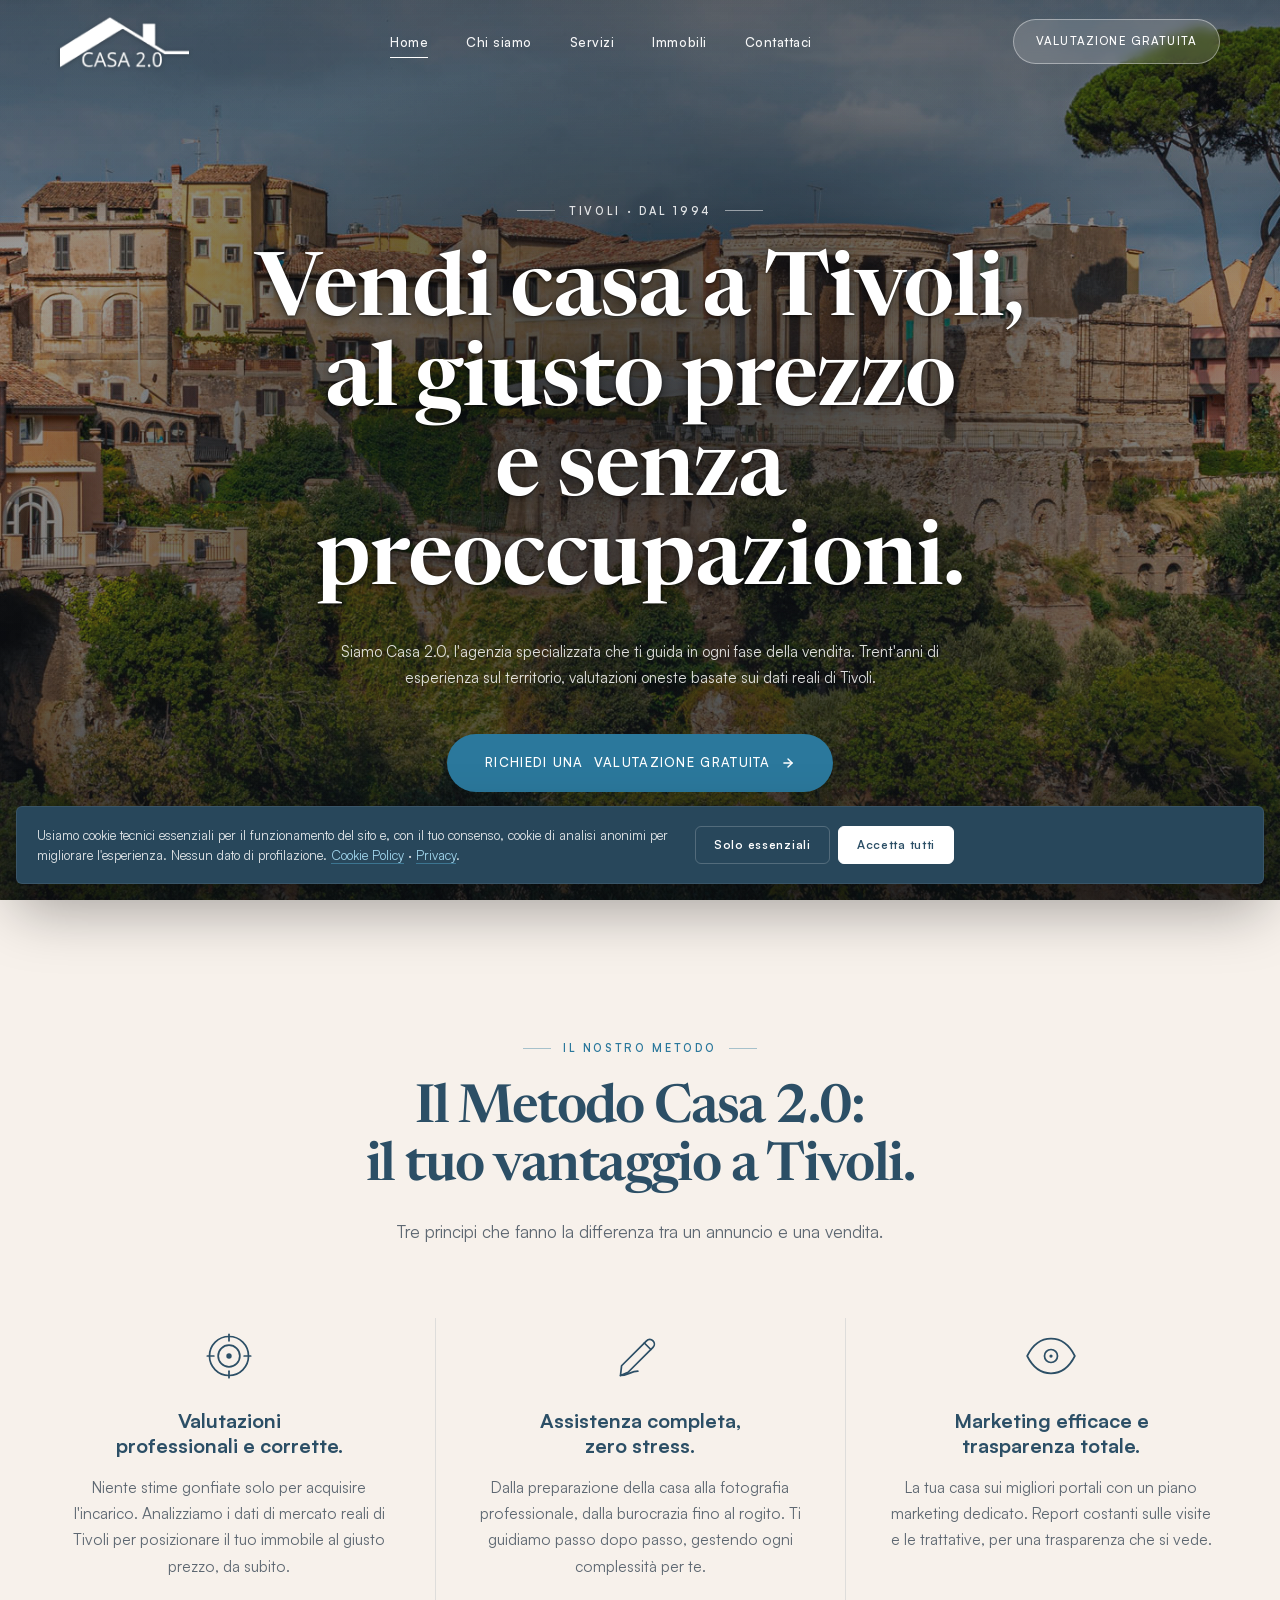
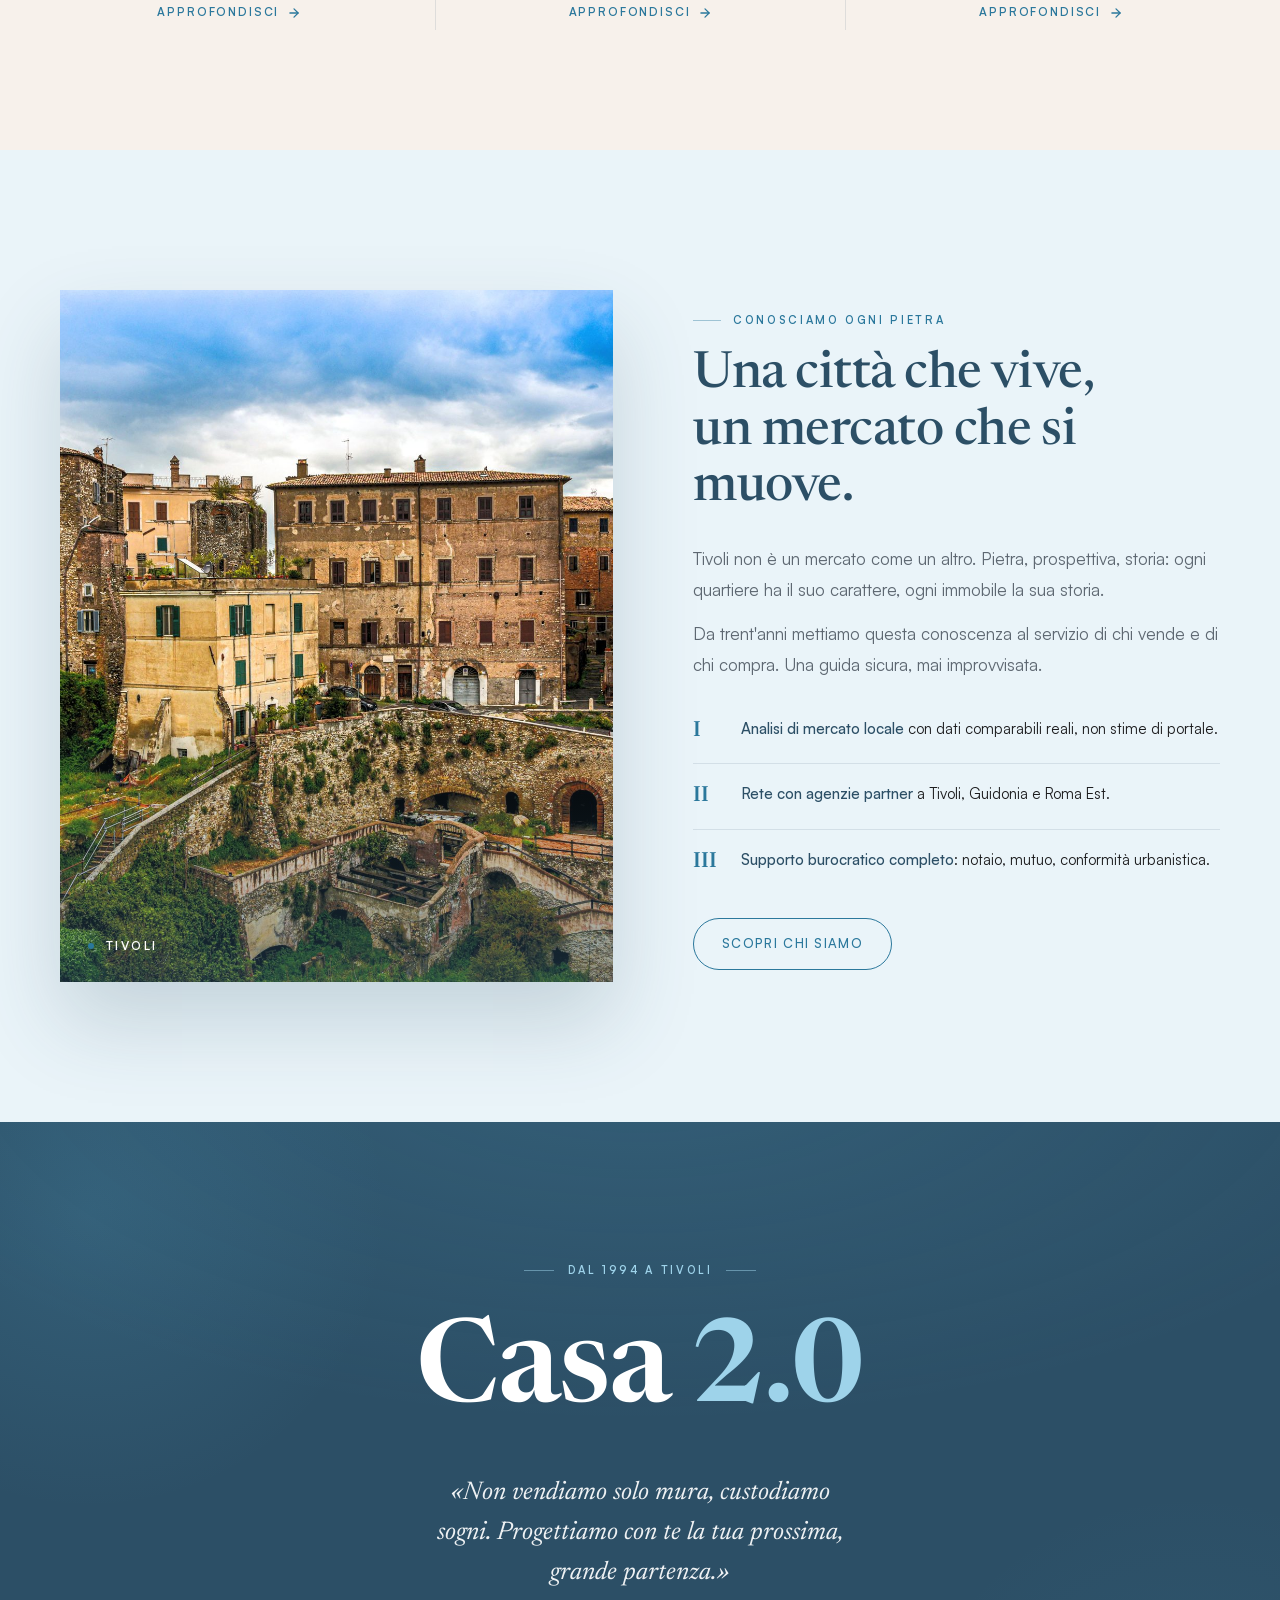
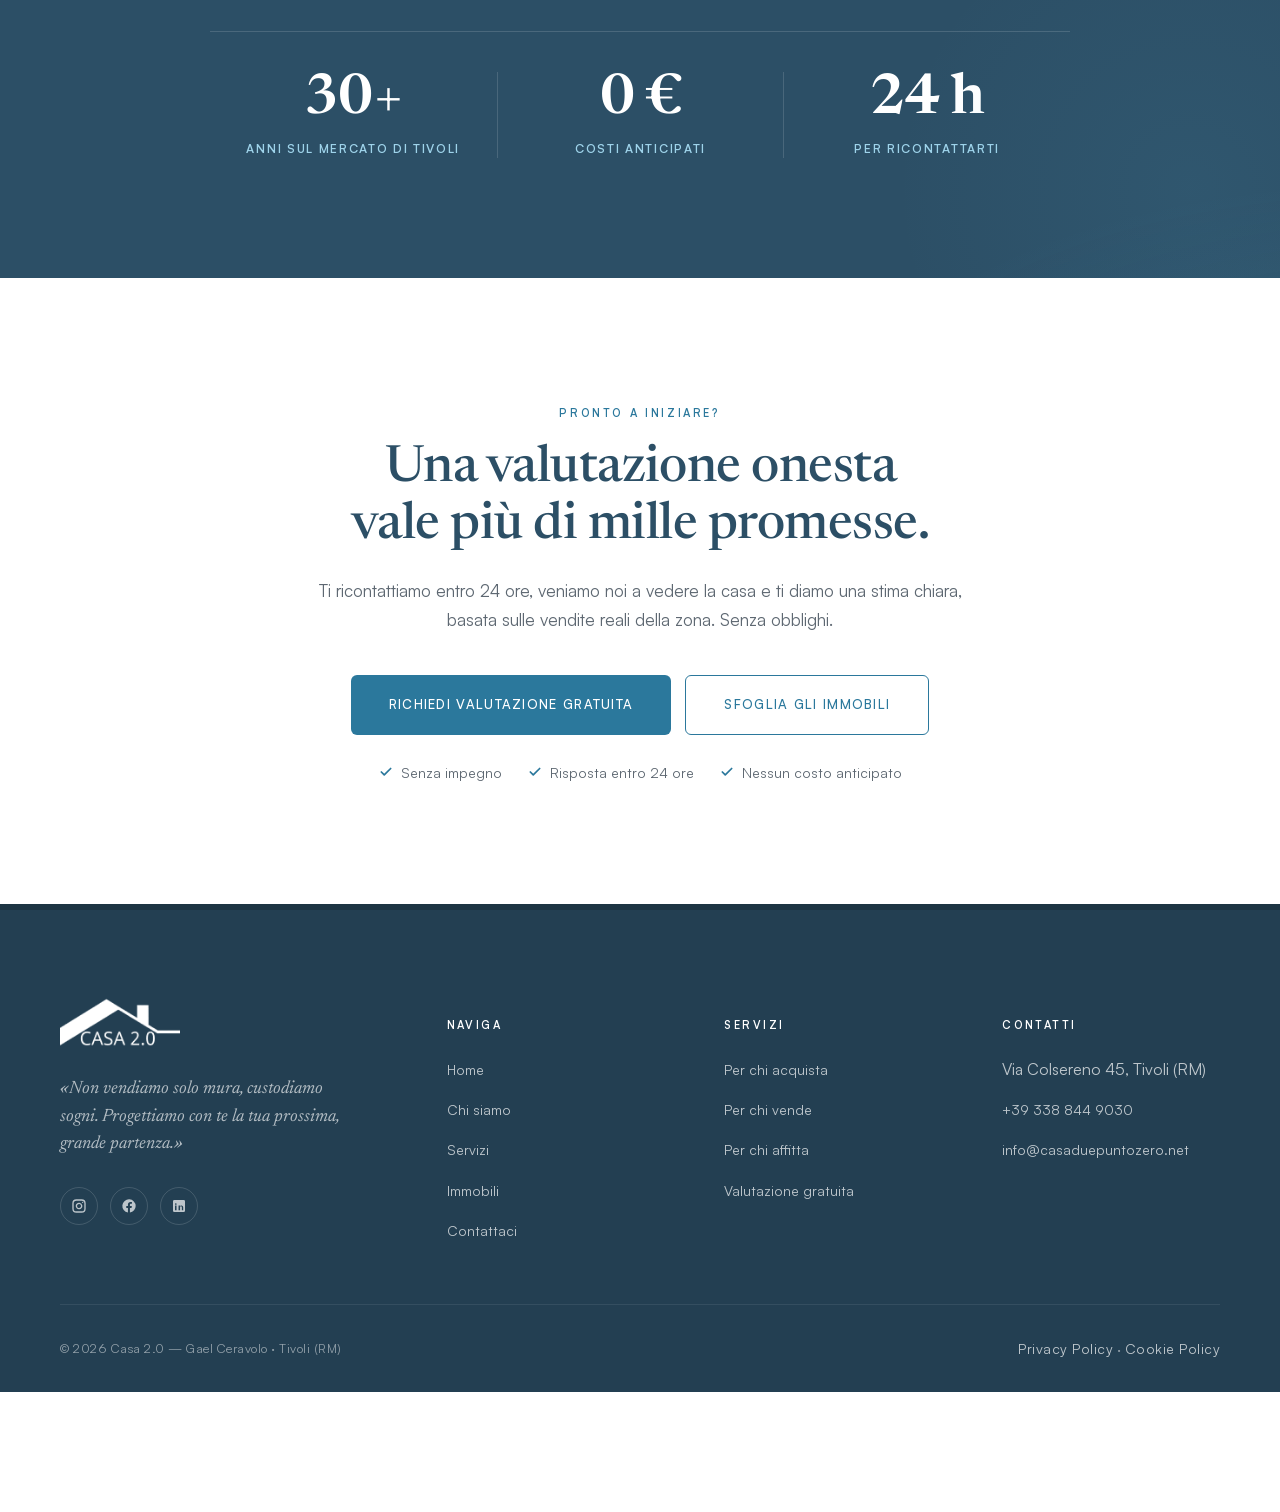
<file: index.html>
<!DOCTYPE html>
<html lang="it">
<head>
<meta charset="UTF-8" />
<meta name="viewport" content="width=device-width, initial-scale=1.0" />
<title>Casa 2.0 — Agenzia Immobiliare a Tivoli dal 1994</title>
<meta name="description" content="Casa 2.0, agenzia immobiliare di Tivoli dal 1994. Valutazioni oneste, marketing trasparente, esperienza sul territorio. Richiedi una valutazione gratuita." />
<link rel="canonical" href="https://www.casaduepuntozero.net/" />
<link rel="icon" href="assets/favicon.svg" type="image/svg+xml" />
<meta property="og:type" content="website" />
<meta property="og:locale" content="it_IT" />
<meta property="og:site_name" content="Casa 2.0" />
<meta property="og:title" content="Casa 2.0 — Agenzia Immobiliare a Tivoli dal 1994" />
<meta property="og:description" content="Valutazioni oneste, marketing trasparente, esperienza sul territorio di Tivoli. Richiedi una valutazione gratuita in 24h." />
<meta property="og:image" content="https://www.casaduepuntozero.net/assets/tivoli-aerial.jpg" />
<meta property="og:url" content="https://www.casaduepuntozero.net/" />
<meta name="twitter:card" content="summary_large_image" />
<meta name="theme-color" content="#2C4F66" />
<script type="application/ld+json">
{
  "@context": "https://schema.org",
  "@type": "RealEstateAgent",
  "@id": "https://www.casaduepuntozero.net/#agency",
  "name": "Casa 2.0",
  "legalName": "Casa 2.0 — Gael Ceravolo",
  "description": "Agenzia immobiliare a Tivoli dal 1994. Valutazioni oneste, vendita, acquisto e locazione di immobili a Tivoli, Castel Madama, Guidonia Montecelio e Roma Est.",
  "url": "https://www.casaduepuntozero.net/",
  "logo": "https://www.casaduepuntozero.net/assets/logo.png",
  "image": "https://www.casaduepuntozero.net/assets/tivoli-aerial.jpg",
  "telephone": "+39 338 844 9030",
  "email": "info@casaduepuntozero.net",
  "priceRange": "€€",
  "foundingDate": "1994",
  "founder": { "@type": "Person", "name": "Gael Ceravolo" },
  "address": {
    "@type": "PostalAddress",
    "streetAddress": "Via Colsereno 45",
    "addressLocality": "Tivoli",
    "addressRegion": "RM",
    "postalCode": "00019",
    "addressCountry": "IT"
  },
  "geo": {
    "@type": "GeoCoordinates",
    "latitude": 41.9626,
    "longitude": 12.7958
  },
  "openingHoursSpecification": [
    { "@type": "OpeningHoursSpecification", "dayOfWeek": ["Monday","Tuesday","Wednesday","Thursday","Friday"], "opens": "09:00", "closes": "19:30" },
    { "@type": "OpeningHoursSpecification", "dayOfWeek": ["Saturday"], "opens": "09:30", "closes": "13:00" }
  ],
  "areaServed": [
    { "@type": "City", "name": "Tivoli" },
    { "@type": "City", "name": "Castel Madama" },
    { "@type": "City", "name": "Guidonia Montecelio" },
    { "@type": "City", "name": "Villalba" },
    { "@type": "Place", "name": "Villa Adriana" },
    { "@type": "Place", "name": "Roma Est" }
  ],
  "knowsAbout": [
    "Compravendita immobiliare", "Locazione", "Valutazione immobiliare",
    "Mutui", "Pratiche notarili", "Conformità urbanistica", "Home staging"
  ],
  "sameAs": [
    "https://www.immobiliare.it/agenzie-immobiliari/385414/casa-2-0-tivoli/"
  ],
  "potentialAction": {
    "@type": "ReserveAction",
    "name": "Richiedi valutazione gratuita",
    "target": "https://www.casaduepuntozero.net/valuta.html"
  }
}
</script>
<script type="application/ld+json">
{
  "@context": "https://schema.org",
  "@type": "WebSite",
  "url": "https://www.casaduepuntozero.net/",
  "name": "Casa 2.0",
  "inLanguage": "it-IT",
  "publisher": { "@id": "https://www.casaduepuntozero.net/#agency" }
}
</script>
<link rel="preload" href="assets/fonts/Newsreader-Variable.woff2" as="font" type="font/woff2" crossorigin>
<link rel="preload" href="assets/fonts/Satoshi-Variable.woff2" as="font" type="font/woff2" crossorigin>
<link rel="stylesheet" href="assets/site.css?v=35">
<script>document.documentElement.classList.add('js')</script>
<style>
  /* =========================================================
     HOME-SPECIFIC
     ========================================================= */
  /* METODO — come nel prototipo: testata su fondo tinto, poi una FASCIA BIANCA a tutta
     larghezza divisa in tre colonne. Blocchi netti, lettura centrata, nessun elemento decorativo. */
  #metodo .section-head{ margin-bottom: 72px; }
  /* titolo e colonne sulla STESSA superficie beige: è un'unica sezione, non due */
  #metodo{ padding-bottom: 120px; }
  .pillars-band{ padding: 0 24px; }
  .pillars{
    max-width: var(--max); margin: 0 auto;
    display:grid; grid-template-columns: repeat(3, minmax(0,1fr));
  }
  .pillar{
    padding: 12px 44px 8px; text-align:center;
    border-left:1px solid var(--hairline);
    display:flex; flex-direction:column; align-items:center;
    position:relative;
  }
  .pillar:first-child{ border-left:none; }
  /* al passaggio la colonna si "accende" dal basso: una barra del colore del logo */
  .pillar::after{ content:""; position:absolute; left:30%; right:30%; bottom:-22px; height:3px; background: var(--primary-light); transform: scaleX(0); transition: transform .45s var(--ease-out, ease); }
  .pillar:hover::after{ transform: scaleX(1); }
  .pillar__icon{ color: var(--navy); margin-bottom: 26px; height: 52px; }
  .pillar__icon svg{ width:52px; height:52px; stroke: currentColor; fill: none; stroke-width: 1.6; }
  .pillar__icon svg *{ stroke-dasharray: 160; stroke-dashoffset: 160; transition: stroke-dashoffset 1.3s cubic-bezier(.2,.7,.2,1) .3s; }
  .pillar.visible .pillar__icon svg *{ stroke-dashoffset: 0; }
  html:not(.js) .pillar__icon svg *{ stroke-dashoffset: 0; }
  .pillar h3{
    font-family: var(--font-body); font-weight: 700;
    font-size: 20px; line-height: 1.25; letter-spacing: 0;
    color: var(--navy); margin: 0 0 16px; max-width: 18ch;
  }
  .pillar p{ color: var(--text-muted); font-size: 15.5px; line-height: 1.7; margin:0 0 24px; max-width: 34ch; }
  .pillar__more{
    margin-top:auto;
    display:inline-flex; align-items:center; gap:8px;
    font-size: 11.5px; text-transform:uppercase; letter-spacing:0.16em;
    color: var(--primary); font-weight:600;
    transition: gap 200ms ease, color 200ms ease;
  }
  .pillar__more:hover{ gap:14px; color: var(--navy); }
  .pillar__more svg{ width:14px; height:14px; }
  @media (prefers-reduced-motion: reduce){ .pillar__icon svg *{ stroke-dashoffset:0; } }

  /* Showcase */
  .showcase{
    display:grid;
    grid-template-columns: 1.05fr 1fr;
    gap: 80px;
    align-items:center;
    max-width: 1240px;
    margin: 0 auto;
    padding: 140px 40px;
  }
  .showcase__media{
    position:relative;
    aspect-ratio: 4/5;
    overflow:hidden;
    box-shadow: 0 40px 80px rgba(44,79,102,0.20);
  }
  .showcase__media img{
    width:100%; height:100%; object-fit: cover;
    transition: transform 10s ease;
  }
  .showcase__media:hover img{ transform: scale(1.05); }
  .showcase__media::after{
    content:""; position:absolute; inset:0;
    background: linear-gradient(180deg, transparent 60%, rgba(44,79,102,0.5));
    pointer-events:none;
  }
  .showcase__caption{
    position:absolute;
    bottom: 26px; left:28px; right:28px;
    color:#fff;
    font-family: var(--font-body);
    font-size: 12px; font-weight: 600; letter-spacing: 0.2em; text-transform: uppercase;
    z-index:1;
    display:flex; align-items:center; gap:12px;
  }
  .showcase__caption .pin{
    width:6px; height:6px; background: var(--red-accent); border-radius:50%;
  }
  .showcase__copy .micro-label{
    color: var(--primary);
    display:inline-flex; align-items:center; gap:12px;
    margin-bottom:18px;
  }
  .showcase__copy .micro-label::before{
    content:""; width:28px; height:1px; background: var(--primary); opacity:.4;
  }
  .showcase__copy h2{
    font-size: clamp(38px, 4vw, 56px);
    color: var(--navy);
    margin-bottom: 28px;
    line-height:1.1;
    font-weight: 500;
  }
  .showcase__copy h2 em{ color: var(--primary); font-style: italic; font-weight:500; }
  .showcase__copy > p{
    color: var(--text-muted);
    font-size: 17px;
    line-height: 1.8;
    margin: 0 0 14px;
    font-weight:400;
  }
  .showcase__list{
    list-style:none; padding:0; margin: 36px 0 42px;
    display:grid; gap: 18px;
  }
  .showcase__list li{
    display:grid;
    grid-template-columns: auto 1fr;
    gap: 16px;
    align-items:start;
    padding-top: 18px;
    border-top:1px solid var(--hairline);
    color: var(--text-dark);
    font-size: 15px;
    line-height:1.6;
  }
  .showcase__list li:first-child{ border-top:none; padding-top:0;}
  .showcase__list li .n{
    font-family: var(--font-display);
    font-weight: 600;
    color: var(--primary);
    font-size: 22px;
    line-height: 1.3;
    min-width: 32px;
  }
  .showcase__list strong{ color: var(--navy); font-weight: 500; }

  /* Quote section */
  .quote-section{
    text-align:center;
    padding: 130px 0 120px;
    position:relative;
    overflow:hidden;
  }
  .quote-section::before, .quote-section::after{
    content:""; position:absolute;
    width: 700px; height: 700px;
    border-radius: 50%;
    pointer-events:none;
  }
  .quote-section::before{
    top:-260px; left:-260px;
    background: radial-gradient(circle, rgba(90,175,211,0.16), transparent 60%);
  }
  .quote-section::after{
    bottom:-260px; right:-260px;
    background: radial-gradient(circle, rgba(90,175,211,0.08), transparent 60%);
  }
  .quote-section .micro-label{
    color: var(--accent-on-dark);
    display:inline-flex; align-items:center; gap:14px;
  }
  .quote-section .micro-label::before,
  .quote-section .micro-label::after{
    content:""; width:30px; height:1px; background: var(--accent-on-dark); opacity:.5;
  }
  .brand-mark{
    margin: 38px auto 42px;
    display:flex; justify-content:center;
  }
  .brand-wordmark{
    font-family: var(--font-display);
    font-weight: 600;
    font-size: clamp(64px, 9vw, 120px);
    line-height: 1;
    letter-spacing: -0.012em;
    color: #fff;
    display:inline-flex;
    align-items: baseline;
    gap: 0.18em;
  }
  .brand-wordmark .two{ color: var(--accent-on-dark); font-weight: 600; }
  .quote-section blockquote{
    font-family: var(--font-display);
    font-style: italic;
    font-weight: 400;
    font-size: clamp(22px, 2vw, 28px);
    line-height: 1.55;
    color: rgba(255,255,255,0.92);
    max-width: 30ch;
    margin: 0 auto 38px;
  }
  /* I numeri stanno qui: sono la prova della frase "Dal 1994 a Tivoli", non un blocco appeso */
  .brand-proof{
    list-style:none; padding: 40px 0 0; margin: 8px auto 0; max-width: 860px;
    display:grid; grid-template-columns: repeat(3, minmax(0,1fr));
    border-top: 1px solid rgba(255,255,255,0.14);
  }
  .brand-proof li{ padding: 0 20px; border-left: 1px solid rgba(255,255,255,0.14); }
  .brand-proof li:first-child{ border-left: none; }
  .brand-proof b{
    display:block; font-family: var(--font-display); font-weight: 600;
    font-size: clamp(40px, 4.4vw, 56px); line-height: 1; color:#fff; letter-spacing:-0.01em;
  }
  .brand-proof span{
    display:block; margin-top: 12px; font-size: 12px; line-height:1.5;
    letter-spacing: 0.14em; text-transform: uppercase; color: var(--accent-on-dark); font-weight:600;
  }

  /* CTA banner — con "stampa editoriale" della chiave a lato */
  .cta-banner{
    background: var(--white);
    text-align:center;
    padding: 120px 40px;
    position:relative;
    overflow:hidden;
    isolation: isolate;
  }
  .cta-banner .container{ position:relative; }
  .cta-banner h2{
    font-size: clamp(34px, 4vw, 56px);
    max-width: 22ch;
    margin: 16px auto 22px;
    color: var(--navy);
    line-height:1.12;
    font-weight: 500;
  }
  .cta-banner h2 em{ font-style: italic; color: var(--primary); font-weight:500; }
  .cta-banner p{
    color: var(--text-muted);
    max-width: 58ch;
    margin: 0 auto 40px;
    font-size: 17px;
    line-height:1.7;
    font-weight:400;
  }
  /* riduttori di rischio vicino alla decisione: rispondono ai dubbi prima che nascano */
  .cta-assure{ list-style:none; padding:0; margin: 26px 0 0; display:flex; justify-content:center; flex-wrap:wrap; gap: 8px 26px; font-size: 14px; color: var(--text-muted); }
  .cta-assure li{ display:inline-flex; align-items:center; gap:8px; }
  .cta-assure li::before{ content:""; width:14px; height:14px; flex:none; background: var(--primary);
    -webkit-mask: url("data:image/svg+xml,%3Csvg xmlns='http://www.w3.org/2000/svg' viewBox='0 0 24 24' fill='none' stroke='black' stroke-width='3' stroke-linecap='round' stroke-linejoin='round'%3E%3Cpolyline points='20 6 9 17 4 12'/%3E%3C/svg%3E") center/contain no-repeat;
            mask: url("data:image/svg+xml,%3Csvg xmlns='http://www.w3.org/2000/svg' viewBox='0 0 24 24' fill='none' stroke='black' stroke-width='3' stroke-linecap='round' stroke-linejoin='round'%3E%3Cpolyline points='20 6 9 17 4 12'/%3E%3C/svg%3E") center/contain no-repeat; }
  .cta-banner__buttons{ display:flex; gap:14px; justify-content:center; flex-wrap:wrap; }


  /* Responsive */
  @media (max-width: 960px){
    .pillars{ grid-template-columns: 1fr; }
    .pillar{ border-left:none; border-top:1px solid var(--hairline); padding: 40px 8px 36px; }
    .pillar::after{ display:none; }
    #metodo{ padding-bottom: 72px; }
    .pillar:first-child{ border-top:none; }
    .brand-proof li{ padding: 0 10px; }
    .showcase{ grid-template-columns: 1fr; padding: 90px 32px; gap: 50px;}
  }
  @media (max-width: 560px){
    .cta-banner{ padding: 80px 22px; }
    .brand-proof{ grid-template-columns: 1fr; padding-top: 8px; }
    .brand-proof li{ border-left: none; border-top: 1px solid rgba(255,255,255,0.14); padding: 22px 0; }
    .brand-proof li:first-child{ border-top: none; }
  }
</style>
</head>
<body data-screen-label="01 Home">

<!-- =========================================================
     NAV
     ========================================================= -->
<nav class="nav" id="nav">
  <div class="nav__inner">
    <a href="index.html" class="logo" aria-label="Casa 2.0 — Home">
      <img src="assets/logo.png" alt="Casa 2.0" />
    </a>
    <ul class="nav__links">
      <li><a href="index.html" class="active">Home</a></li>
      <li><a href="chi-siamo.html">Chi siamo</a></li>
      <li><a href="servizi.html">Servizi</a></li>
      <li><a href="properties.html">Immobili</a></li>
      <li><a href="contattaci.html">Contattaci</a></li>
    </ul>
    <a href="valuta.html" class="btn nav__cta-desktop">Valutazione Gratuita</a>
    <button class="nav__burger" id="burger" aria-label="Apri menu" aria-expanded="false">
      <span></span><span></span><span></span>
    </button>
  </div>
</nav>
<div class="nav__overlay" id="nav-overlay" aria-hidden="true">
  <button id="overlay-close" aria-label="Chiudi menu">&times;</button>
  <a href="index.html">Home</a>
  <a href="chi-siamo.html">Chi siamo</a>
  <a href="servizi.html">Servizi</a>
  <a href="properties.html">Immobili</a>
  <a href="contattaci.html">Contattaci</a>
  <a href="valuta.html" class="btn btn--lg">Valutazione Gratuita</a>
</div>

<!-- =========================================================
     HERO
     ========================================================= -->
<header class="hero" id="hero">
  <div class="hero__bg" style="background-image:url('assets/tivoli-aerial.jpg')" aria-hidden="true"></div>
  <div class="hero__wash" aria-hidden="true"></div>
  <div class="hero__overlay" aria-hidden="true"></div>

  <div class="hero__content">
    <span class="hero__eyebrow micro-label hero__fade d1">
      <span class="line"></span>
      Tivoli · Dal 1994
      <span class="line"></span>
    </span>
    <h1 id="hero-headline">
      <span class="hero__h-line">Vendi casa a Tivoli,</span>
      <span class="hero__h-line">al <em>giusto</em> prezzo</span>
      <span class="hero__h-line">e senza preoccupazioni.</span>
    </h1>
    <p class="hero__sub hero__fade d2">
      Siamo Casa 2.0, l'agenzia specializzata che ti guida in ogni fase della vendita.
      Trent'anni di esperienza sul territorio, valutazioni oneste basate sui dati reali di Tivoli.
    </p>
    <div class="hero__cta hero__fade d3">
      <a href="valuta.html" class="btn btn--lg">
        <span class="hide-sm">Richiedi una </span>valutazione gratuita
        <svg width="14" height="14" viewBox="0 0 24 24" fill="none" stroke="currentColor" stroke-width="2.4" stroke-linecap="round" stroke-linejoin="round"><line x1="5" y1="12" x2="19" y2="12"/><polyline points="12 5 19 12 12 19"/></svg>
      </a>
    </div>
  </div>

</header>

<!-- =========================================================
     METODO — colonne sobrie con icone outline
     ========================================================= -->
<section class="section section--beige" id="metodo">
  <div class="container">
    <div class="section-head reveal">
      <span class="micro-label">Il nostro metodo</span>
      <h2>Il Metodo Casa 2.0:<br/>il <em>tuo vantaggio</em> a Tivoli.</h2>
      <p class="lead">Tre principi che fanno la differenza tra un annuncio e una vendita.</p>
    </div>
  </div>

  <div class="pillars-band">
    <div class="pillars">
      <article class="pillar reveal" data-delay="1">
        <div class="pillar__icon" aria-hidden="true">
          <!-- mirino -->
          <svg viewBox="0 0 48 48" stroke-linecap="round" stroke-linejoin="round">
            <circle cx="24" cy="24" r="18"/>
            <circle cx="24" cy="24" r="10"/>
            <circle cx="24" cy="24" r="2.5" fill="currentColor" stroke="none"/>
            <line x1="24" y1="4" x2="24" y2="10"/>
            <line x1="24" y1="38" x2="24" y2="44"/>
            <line x1="4" y1="24" x2="10" y2="24"/>
            <line x1="38" y1="24" x2="44" y2="24"/>
          </svg>
        </div>
        <h3>Valutazioni professionali e corrette.</h3>
        <p>Niente stime gonfiate solo per acquisire l'incarico. Analizziamo i dati di mercato reali di Tivoli per posizionare il tuo immobile al giusto prezzo, da subito.</p>
        <a class="pillar__more" href="servizi.html#vende">
          Approfondisci
          <svg viewBox="0 0 24 24" fill="none" stroke="currentColor" stroke-width="2.2" stroke-linecap="round" stroke-linejoin="round"><line x1="5" y1="12" x2="19" y2="12"/><polyline points="12 5 19 12 12 19"/></svg>
        </a>
      </article>

      <article class="pillar reveal" data-delay="2">
        <div class="pillar__icon" aria-hidden="true">
          <!-- penna / firma -->
          <svg viewBox="0 0 48 48" stroke-linecap="round" stroke-linejoin="round">
            <path d="M6 42 L13 39 L36 16 a4.24 4.24 0 0 0 -6 -6 L7 33 Z"/>
            <line x1="28" y1="12" x2="34" y2="18"/>
            <path d="M6 42 C 12 42, 16 38, 22 38" />
          </svg>
        </div>
        <h3>Assistenza completa, zero stress.</h3>
        <p>Dalla preparazione della casa alla fotografia professionale, dalla burocrazia fino al rogito. Ti guidiamo passo dopo passo, gestendo ogni complessità per te.</p>
        <a class="pillar__more" href="servizi.html">
          Approfondisci
          <svg viewBox="0 0 24 24" fill="none" stroke="currentColor" stroke-width="2.2" stroke-linecap="round" stroke-linejoin="round"><line x1="5" y1="12" x2="19" y2="12"/><polyline points="12 5 19 12 12 19"/></svg>
        </a>
      </article>

      <article class="pillar reveal" data-delay="3">
        <div class="pillar__icon" aria-hidden="true">
          <!-- occhio -->
          <svg viewBox="0 0 48 48" stroke-linecap="round" stroke-linejoin="round">
            <path d="M2 24 C 8 12, 16 8, 24 8 S 40 12, 46 24 C 40 36, 32 40, 24 40 S 8 36, 2 24 Z"/>
            <circle cx="24" cy="24" r="6"/>
            <circle cx="24" cy="24" r="1.5" fill="currentColor" stroke="none"/>
          </svg>
        </div>
        <h3>Marketing efficace e trasparenza totale.</h3>
        <p>La tua casa sui migliori portali con un piano marketing dedicato. Report costanti sulle visite e le trattative, per una trasparenza che si vede.</p>
        <a class="pillar__more" href="servizi.html">
          Approfondisci
          <svg viewBox="0 0 24 24" fill="none" stroke="currentColor" stroke-width="2.2" stroke-linecap="round" stroke-linejoin="round"><line x1="5" y1="12" x2="19" y2="12"/><polyline points="12 5 19 12 12 19"/></svg>
        </a>
      </article>
    </div>
  </div>
</section>

<!-- =========================================================
     SHOWCASE — "Una città che vive..."
     ========================================================= -->
<section class="section--sky">
  <div class="showcase">
    <div class="showcase__media reveal--left">
      <img src="assets/tivoli-centro.jpg" alt="Vicoli e architetture del centro storico di Tivoli" />
      <span class="showcase__caption"><span class="pin"></span> Tivoli</span>
    </div>
    <div class="showcase__copy reveal--right">
      <span class="micro-label">Conosciamo ogni pietra</span>
      <h2>Una città che <em>vive</em>,<br/>un mercato che <em>si muove</em>.</h2>
      <p>Tivoli non è un mercato come un altro. Pietra, prospettiva, storia: ogni quartiere ha il suo carattere, ogni immobile la sua storia.</p>
      <p>Da trent'anni mettiamo questa conoscenza al servizio di chi vende e di chi compra. Una guida sicura, mai improvvisata.</p>
      <ul class="showcase__list stagger">
        <li>
          <span class="n">I</span>
          <span><strong>Analisi di mercato locale</strong> con dati comparabili reali, non stime di portale.</span>
        </li>
        <li>
          <span class="n">II</span>
          <span><strong>Rete con agenzie partner</strong> a Tivoli, Guidonia e Roma Est.</span>
        </li>
        <li>
          <span class="n">III</span>
          <span><strong>Supporto burocratico completo</strong>: notaio, mutuo, conformità urbanistica.</span>
        </li>
      </ul>
      <a href="chi-siamo.html" class="btn btn--outline">Scopri chi siamo</a>
    </div>
  </div>
</section>

<!-- =========================================================
     QUOTE / BRAND
     ========================================================= -->
<section class="section--navy quote-section">
  <div class="container">
    <span class="micro-label reveal">Dal 1994 a Tivoli</span>

    <div class="brand-mark reveal" data-delay="1">
      <span class="brand-wordmark">Casa<span class="two">2.0</span></span>
    </div>

    <blockquote class="reveal" data-delay="2">
      «Non vendiamo solo mura, custodiamo sogni. Progettiamo con te la tua prossima, grande partenza.»
    </blockquote>

    <ul class="brand-proof reveal" data-delay="3">
      <li><b>30+</b><span>anni sul mercato di Tivoli</span></li>
      <li><b>0 €</b><span>costi anticipati</span></li>
      <li><b>24 h</b><span>per ricontattarti</span></li>
    </ul>
  </div>
</section>

<!-- =========================================================
     CTA BANNER
     ========================================================= -->
<section class="cta-banner">
  <div class="container">
    <span class="micro-label reveal" style="color:var(--red-accent); display:inline-block;">Pronto a iniziare?</span>
    <h2 class="reveal">Una valutazione <em>onesta</em> vale più di mille promesse.</h2>
    <p class="reveal" data-delay="1">Ti ricontattiamo entro 24 ore, veniamo noi a vedere la casa e ti diamo una stima chiara, basata sulle vendite reali della zona. Senza obblighi.</p>
    <div class="cta-banner__buttons reveal" data-delay="2">
      <a href="valuta.html" class="btn btn--lg">Richiedi valutazione gratuita</a>
      <a href="properties.html" class="btn btn--outline btn--lg">Sfoglia gli immobili</a>
    </div>
    <ul class="cta-assure reveal" data-delay="3">
      <li>Senza impegno</li><li>Risposta entro 24 ore</li><li>Nessun costo anticipato</li>
    </ul>
  </div>
</section>

<!-- =========================================================
     FOOTER
     ========================================================= -->
<footer class="site-footer">
  <div class="container">
    <div class="footer-grid">
      <div>
        <a href="index.html" class="logo"><img src="assets/logo.png" alt="Casa 2.0" /></a>
        <p class="footer__tag">«Non vendiamo solo mura, custodiamo sogni. Progettiamo con te la tua prossima, grande partenza.»</p>
        <div class="footer__social">
          <a href="#" aria-label="Instagram"><svg viewBox="0 0 24 24" fill="none" stroke="currentColor" stroke-width="2" stroke-linecap="round" stroke-linejoin="round"><rect x="3" y="3" width="18" height="18" rx="5" ry="5"/><path d="M16 11.37A4 4 0 1 1 12.63 8 4 4 0 0 1 16 11.37z"/><line x1="17.5" y1="6.5" x2="17.51" y2="6.5"/></svg></a>
          <a href="#" aria-label="Facebook"><svg viewBox="0 0 24 24" fill="currentColor"><path d="M22 12a10 10 0 1 0-11.6 9.9V14.9H7.9V12h2.5V9.8c0-2.5 1.5-3.9 3.8-3.9 1.1 0 2.2.2 2.2.2v2.5h-1.3c-1.3 0-1.7.8-1.7 1.6V12h2.9l-.5 2.9h-2.4v7A10 10 0 0 0 22 12z"/></svg></a>
          <a href="#" aria-label="LinkedIn"><svg viewBox="0 0 24 24" fill="currentColor"><path d="M19 3a2 2 0 0 1 2 2v14a2 2 0 0 1-2 2H5a2 2 0 0 1-2-2V5a2 2 0 0 1 2-2h14zM8.3 18.3v-7H6V18.3h2.3zM7.2 10.3a1.3 1.3 0 1 0 0-2.6 1.3 1.3 0 0 0 0 2.6zm11.1 8v-4c0-2.1-1.1-3.1-2.6-3.1-1.2 0-1.8.7-2.1 1.1v-1H11.3v7h2.3v-3.9c0-1 .2-2 1.4-2 1.3 0 1.3 1.2 1.3 2v3.9h2.3z"/></svg></a>
        </div>
      </div>
      <div>
        <h4>Naviga</h4>
        <ul>
          <li><a href="index.html">Home</a></li>
          <li><a href="chi-siamo.html">Chi siamo</a></li>
          <li><a href="servizi.html">Servizi</a></li>
          <li><a href="properties.html">Immobili</a></li>
          <li><a href="contattaci.html">Contattaci</a></li>
        </ul>
      </div>
      <div>
        <h4>Servizi</h4>
        <ul>
          <li><a href="servizi.html#acquista">Per chi acquista</a></li>
          <li><a href="servizi.html#vende">Per chi vende</a></li>
          <li><a href="servizi.html#affitta">Per chi affitta</a></li>
          <li><a href="valuta.html">Valutazione gratuita</a></li>
        </ul>
      </div>
      <div>
        <h4>Contatti</h4>
        <ul>
          <li>Via Colsereno 45, Tivoli (RM)</li>
          <li><a href="tel:+393388449030">+39 338 844 9030</a></li>
          <li><a href="mailto:info@casaduepuntozero.net">info@casaduepuntozero.net</a></li>
        </ul>
      </div>
    </div>
    <div class="footer__bottom">
      <span>© <span data-year>2026</span> Casa 2.0 — Gael Ceravolo · Tivoli (RM)</span>
      <span><a href="privacy.html">Privacy Policy</a> · <a href="cookie.html">Cookie Policy</a></span>
    </div>
  </div>
</footer>

<script src="assets/site.js?v=15"></script>
<script>
  /* ---------- HERO HEADLINE STAGGER ---------- */
  const heroLines = document.querySelectorAll('#hero-headline .hero__h-line');
  heroLines.forEach((el, i)=>{
    el.style.opacity = '0';
    el.style.transform = 'translateY(36px)';
    el.style.display = 'block';
    el.style.transition = 'opacity 800ms ease-out, transform 800ms cubic-bezier(.2,.7,.2,1)';
    el.style.transitionDelay = (180 + i*140) + 'ms';
    requestAnimationFrame(()=>{
      el.style.opacity = '1';
      el.style.transform = 'translateY(0)';
    });
  });

</script>
</body>
</html>
</file>
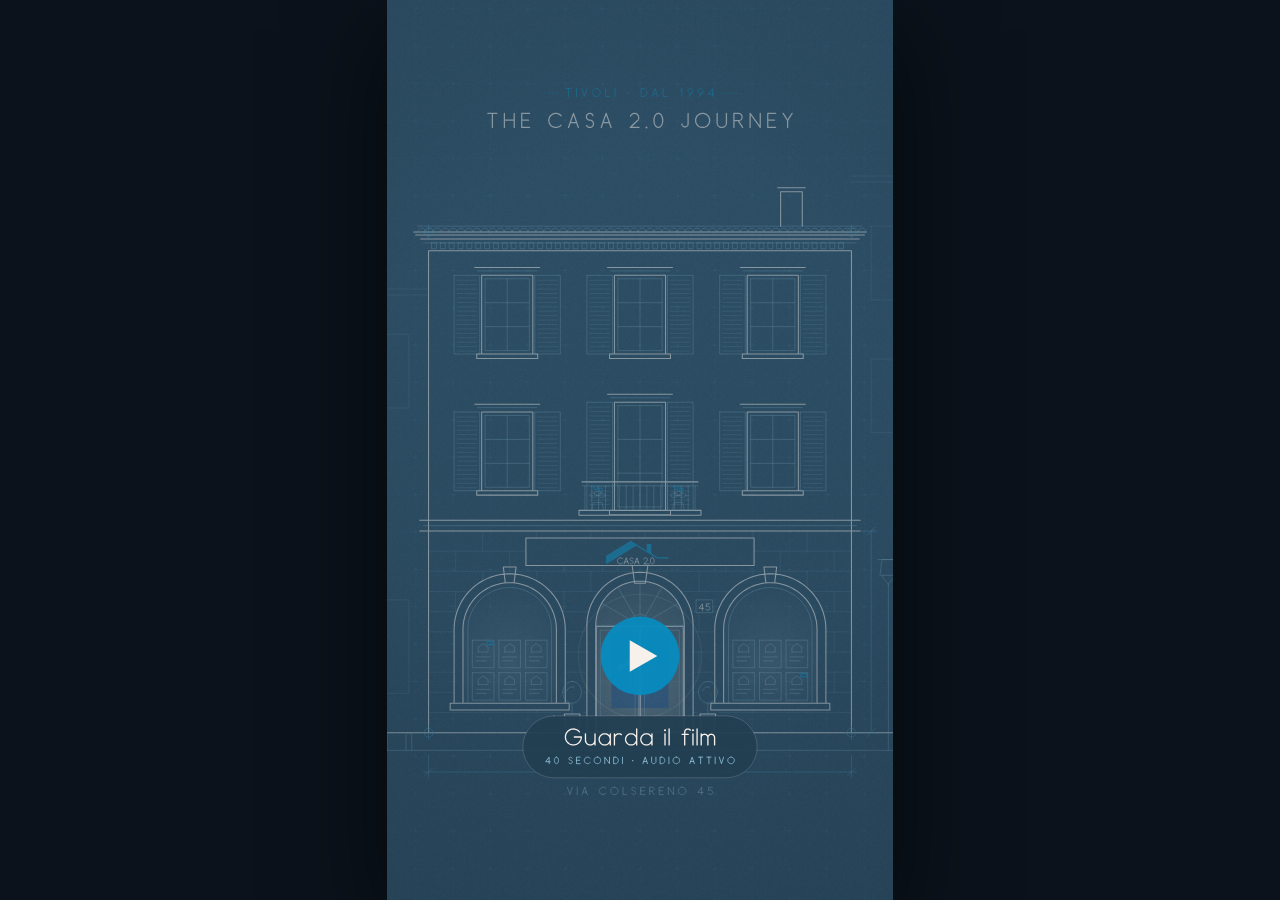
<file: journey/index.html>
<!DOCTYPE html>
<html lang="it">
<head>
<meta charset="UTF-8">
<meta name="viewport" content="width=device-width, initial-scale=1, viewport-fit=cover">
<meta name="theme-color" content="#1A2A3C">
<meta name="description" content="The Casa 2.0 Journey — dal mandato al rogito, fino alle chiavi di casa. Un film di 40 secondi disegnato e musicato interamente in codice.">
<title>The Casa 2.0 Journey</title>
<style>
  html, body { margin: 0; height: 100%; background: #0B121B; overflow: hidden; }
  body { display: flex; align-items: center; justify-content: center; cursor: pointer;
         user-select: none; -webkit-user-select: none; -webkit-tap-highlight-color: transparent; }
  #film { display: block; background: #1A2A3C; box-shadow: 0 30px 90px rgba(0, 0, 0, 0.55); }
  .sr-only { position: absolute; width: 1px; height: 1px; padding: 0; margin: -1px; overflow: hidden;
             clip: rect(0 0 0 0); white-space: nowrap; border: 0; }
</style>
</head>
<body>
<canvas id="film" width="1080" height="1920" role="img" aria-label="The Casa 2.0 Journey. La facciata dell'ufficio Casa 2.0 in Via Colsereno 45 a Tivoli; si entra dalla porta, sulla scrivania si firma il mandato. Il mandato diventa una planimetria, poi una mappa della città: la casa trova il suo acquirente. Due forme si incastrano nel rogito, con il sigillo di approvazione. Il sigillo diventa una chiave che gira, e sorge il sole. Casa 2.0 — La tua casa, il nostro impegno. Tivoli, dal 1994."></canvas>
<button id="play" class="sr-only" type="button">Guarda il film con l'audio</button>
<script>
(() => {
"use strict";

/* =====================================================================
   THE CASA 2.0 JOURNEY — 40 s, one continuous shot, 9:16
   Plain Canvas 2D + Web Audio. No images, fonts, libraries or network:
   every line, glyph and sound below is generated by this file.
   Story, copy and palette come from the Casa 2.0 site
   (agenzia immobiliare, Via Colsereno 45, Tivoli — dal 1994).
   ===================================================================== */

// ------------------------------------------------------------------ math
const TAU = Math.PI * 2;
const clamp = (v, a = 0, b = 1) => (v < a ? a : v > b ? b : v);
const lerp = (a, b, t) => a + (b - a) * t;
const inv = (a, b, v) => clamp((v - a) / (b - a));
const sm = t => t * t * (3 - 2 * t);
const ss = (a, b, v) => sm(inv(a, b, v));
const env = (t, a, b, c, d) => ss(a, b, t) * (1 - ss(c, d, t));
const E = {
  inCubic: t => t * t * t,
  outCubic: t => 1 - (1 - t) ** 3,
  outQuart: t => 1 - (1 - t) ** 4,
  outQuint: t => 1 - (1 - t) ** 5,
  inOutCubic: t => (t < 0.5 ? 4 * t * t * t : 1 - (-2 * t + 2) ** 3 / 2),
  inOutQuint: t => (t < 0.5 ? 16 * t ** 5 : 1 - (-2 * t + 2) ** 5 / 2),
  inOutSine: t => -(Math.cos(Math.PI * t) - 1) / 2,
  outBack: t => 1 + 2.2 * (t - 1) ** 3 + 1.2 * (t - 1) ** 2,
  outSoft: t => 1 + 1.9 * (t - 1) ** 3 + 0.9 * (t - 1) ** 2,
};
// eased progress of a window [a, b]
const ep = (a, b, t, f = E.inOutCubic) => f(inv(a, b, t));
function rng(seed) {
  let a = seed >>> 0;
  return () => {
    a = (a + 0x6D2B79F5) >>> 0;
    let t = a;
    t = Math.imul(t ^ (t >>> 15), t | 1);
    t ^= t + Math.imul(t ^ (t >>> 7), t | 61);
    return ((t ^ (t >>> 14)) >>> 0) / 4294967296;
  };
}
const hash = (a, b = 0) => {
  let h = (Math.imul(a | 0, 374761393) + Math.imul(b | 0, 668265263)) | 0;
  h = Math.imul(h ^ (h >>> 13), 1274126177);
  return ((h ^ (h >>> 16)) >>> 0) / 4294967296;
};

// ---------------------------------------------------------------- colour
// Casa 2.0 design tokens (site.css / page styles)
const COL = {                 // brand tokens: assets/site.css (live palette, aligned to the logo)
  navy:     [44, 79, 102],    // --navy #2C4F66 (blu-ardesia)
  deep:     [35, 63, 82],     // --ink #233F52
  ink:      [24, 42, 56],     // shadow tone of --ink
  primary:  [43, 120, 156],   // --primary #2B789C
  primaryL: [90, 175, 211],   // --primary-light #5AAFD3
  steel:    [158, 211, 234],  // --accent-on-dark #9ED3EA
  paper:    [247, 241, 235],  // --paper #F7F1EB
  beige:    [239, 228, 218],  // --beige #EFE4DA
  beigeL:   [234, 244, 249],  // --sky #EAF4F9
  red:      [8, 140, 191],    // logo roof cerulean #088CBF (the site's accent; red was retired)
  coral:    [236, 206, 184],  // warm beige light (sunrise)
  coralD:   [224, 186, 160],
  cobalt:   [36, 83, 139],    // the office feature wall (casa-ufficio.jpg)
  white:    [255, 255, 255],
};
// the Casa 2.0 mark (assets/logo.png, 276 × 110 units): thick left pitch, thin right pitch,
// chimney, eave line running right, "CASA 2.0" in navy under the roof
const LOGO = {
  wedge: [[0, 68], [110, 2], [136, 20], [128, 27], [0, 105], [0, 68]],
  pitch: [[122, 14], [226, 77], [276, 77]],
  chimney: [[180, 50], [180, 16], [200, 16], [200, 62]],
};
function drawLogo(c, ox, oy, s, o = {}) {
  const P = q => [ox + q[0] * s, oy + q[1] * s], a = o.a === undefined ? 1 : o.a;
  const roof = o.roof || COL.red, ink = o.ink || COL.navy, pw = o.wedge === undefined ? 1 : o.wedge, pl = o.line === undefined ? 1 : o.line;
  if (pw > 0) {
    c.save(); c.beginPath(); c.rect(ox - 2, oy - 2 * s, (138 * pw) * s, 112 * s); c.clip();
    fillP(c, LOGO.wedge.map(P), roof, a); c.restore();
  }
  c.lineCap = 'butt'; c.lineJoin = 'miter';
  if (pl > 0) {
    strokeP(c, LOGO.pitch.map(P), roof, a, 5.5 * s, 0, pl);
    fillP(c, LOGO.chimney.map(P).map((q, i) => [q[0], lerp(oy + 50 * s + (i === 3 ? 12 * s : 0), q[1], clamp(pl * 1.6 - 0.3))]), roof, a);
  }
  if (o.text !== false) drawText(c, 'CASA 2.0', ox + 50 * s, oy + 104 * s, 27 * s, { track: 1 * s, lw: 3 * s, col: ink, a, prog: o.prog, each: o.each });
  c.lineCap = 'round'; c.lineJoin = 'round';
}
const mix = (a, b, t) => [a[0] + (b[0] - a[0]) * t, a[1] + (b[1] - a[1]) * t, a[2] + (b[2] - a[2]) * t];
const rgba = (c, a = 1) => `rgba(${c[0] | 0},${c[1] | 0},${c[2] | 0},${a <= 0 ? 0 : a >= 1 ? 1 : a.toFixed(3)})`;

// ---------------------------------------------------------------- canvas
const W = 1080, H = 1920, CX = W / 2, CY = H / 2;
const cvs = document.getElementById('film');
const ctx = cvs.getContext('2d', { alpha: false });
let K = 1, QUALITY = 1;

// ------------------------------------------------------------- geometry
// A path is an array of [x, y] points; cumulative lengths are cached on it.
const G = {
  line: (x0, y0, x1, y1) => [[x0, y0], [x1, y1]],
  poly: (...xy) => { const p = []; for (let i = 0; i < xy.length; i += 2) p.push([xy[i], xy[i + 1]]); return p; },
  closed: p => (p.push([p[0][0], p[0][1]]), p),
  rect: (x, y, w, h) => [[x, y], [x + w, y], [x + w, y + h], [x, y + h], [x, y]],
  arc(cx, cy, r, a0, a1, n) {
    n = n || Math.max(8, Math.ceil(Math.abs(a1 - a0) * r / 6));
    const p = [];
    for (let i = 0; i <= n; i++) { const a = a0 + (a1 - a0) * i / n; p.push([cx + Math.cos(a) * r, cy + Math.sin(a) * r]); }
    return p;
  },
  ellipse(cx, cy, rx, ry, a0 = 0, a1 = TAU, n = 64) {
    const p = [];
    for (let i = 0; i <= n; i++) { const a = a0 + (a1 - a0) * i / n; p.push([cx + Math.cos(a) * rx, cy + Math.sin(a) * ry]); }
    return p;
  },
  cubic(a, b, c, d, n = 24) {
    const p = [];
    for (let i = 0; i <= n; i++) {
      const t = i / n, u = 1 - t;
      p.push([u * u * u * a[0] + 3 * u * u * t * b[0] + 3 * u * t * t * c[0] + t * t * t * d[0],
              u * u * u * a[1] + 3 * u * u * t * b[1] + 3 * u * t * t * c[1] + t * t * t * d[1]]);
    }
    return p;
  },
  // chain several cubic segments: pts = [p0, c1, c2, p1, c3, c4, p2, ...]
  bez(pts, n = 20) {
    let out = [];
    for (let i = 0; i + 3 < pts.length; i += 3) {
      const seg = G.cubic(pts[i], pts[i + 1], pts[i + 2], pts[i + 3], n);
      out = out.concat(i ? seg.slice(1) : seg);
    }
    return out;
  },
  join(...ps) { let out = []; for (const p of ps) out = out.concat(out.length ? p.slice(1) : p); return out; },
  map: (p, f) => p.map(q => f(q[0], q[1])),
  move: (p, dx, dy) => p.map(q => [q[0] + dx, q[1] + dy]),
  rot(p, a, ox = 0, oy = 0) {
    const c = Math.cos(a), s = Math.sin(a);
    return p.map(q => { const x = q[0] - ox, y = q[1] - oy; return [ox + x * c - y * s, oy + x * s + y * c]; });
  },
};
function cum(p) {
  if (p._L) return p._L;
  const L = new Float32Array(p.length);
  for (let i = 1; i < p.length; i++) L[i] = L[i - 1] + Math.hypot(p[i][0] - p[i - 1][0], p[i][1] - p[i - 1][1]);
  p._L = L;
  return L;
}
const plen = p => { const L = cum(p); return L[L.length - 1]; };
function pointAt(p, s) {                                   // point at arclength s
  const L = cum(p), n = p.length;
  if (s <= 0) return [p[0][0], p[0][1], 1];
  if (s >= L[n - 1]) return [p[n - 1][0], p[n - 1][1], n - 1];
  let lo = 1, hi = n - 1;
  while (lo < hi) { const m = (lo + hi) >> 1; if (L[m] < s) lo = m + 1; else hi = m; }
  const d = L[lo] - L[lo - 1], u = d > 0 ? (s - L[lo - 1]) / d : 0;
  return [lerp(p[lo - 1][0], p[lo][0], u), lerp(p[lo - 1][1], p[lo][1], u), lo];
}
function resample(p, n) {                                  // n points evenly spaced along p
  const tot = plen(p), out = [];
  for (let i = 0; i < n; i++) { const q = pointAt(p, tot * i / (n - 1)); out.push([q[0], q[1]]); }
  return out;
}
const lerpPath = (A, B, u) => A.map((a, i) => [lerp(a[0], B[i][0], u), lerp(a[1], B[i][1], u)]);
// add the portion [f0, f1] (fractions of length) of p to the current path
function tracePath(c, p, f0 = 0, f1 = 1) {
  if (f1 <= f0 || p.length < 2) return;
  const tot = plen(p), s0 = f0 * tot, s1 = f1 * tot, L = cum(p);
  const a = pointAt(p, s0);
  c.moveTo(a[0], a[1]);
  for (let i = a[2]; i < p.length && L[i] < s1; i++) c.lineTo(p[i][0], p[i][1]);
  const b = pointAt(p, s1);
  c.lineTo(b[0], b[1]);
}
function strokeP(c, p, col, a, lw, f0 = 0, f1 = 1) {
  if (a <= 0.002 || f1 <= f0) return;
  c.beginPath(); tracePath(c, p, f0, f1);
  c.strokeStyle = rgba(col, a); c.lineWidth = lw; c.stroke();
}
function fillP(c, p, col, a) {
  if (a <= 0.002) return;
  c.beginPath(); c.moveTo(p[0][0], p[0][1]);
  for (let i = 1; i < p.length; i++) c.lineTo(p[i][0], p[i][1]);
  c.closePath(); c.fillStyle = rgba(col, a); c.fill();
}
function rrect(c, x, y, w, h, r) {
  c.beginPath(); c.moveTo(x + r, y); c.arcTo(x + w, y, x + w, y + h, r); c.arcTo(x + w, y + h, x, y + h, r);
  c.arcTo(x, y + h, x, y, r); c.arcTo(x, y, x + w, y, r); c.closePath();
}

// =====================================================================
//  TYPE — a monoline geometric sans drawn from vector strokes.
//  Units: cap height = 1, baseline = 0, y up (flipped at build time).
// =====================================================================
const FONT = (() => {
  const arc = (cx, cy, r, a0, a1) => {
    const n = Math.max(4, Math.ceil(Math.abs(a1 - a0) / 7)), p = [];
    for (let i = 0; i <= n; i++) { const a = (a0 + (a1 - a0) * i / n) * Math.PI / 180; p.push([cx + Math.cos(a) * r, cy + Math.sin(a) * r]); }
    return p;
  };
  const ell = (cx, cy, rx, ry, a0, a1) => arc(0, 0, 1, a0, a1).map(q => [cx + q[0] * rx, cy + q[1] * ry]);
  const cat = (...parts) => {                        // join parts, merging coincident ends
    const out = [];
    for (const p of parts) for (let i = 0; i < p.length; i++) {
      const l = out[out.length - 1];
      if (i === 0 && l && Math.hypot(l[0] - p[0][0], l[1] - p[0][1]) < 1e-3) continue;
      out.push(p[i]);
    }
    return out;
  };
  const L = (...xy) => { const p = []; for (let i = 0; i < xy.length; i += 2) p.push([xy[i], xy[i + 1]]); return p; };
  const X = 0.7;                                     // x-height
  const D = {
    A: [.70, [L(0, 0, .35, 1, .70, 0), L(.12, .34, .58, .34)]],
    B: [.60, [L(0, 0, 0, 1), cat(L(0, 1, .30, 1), arc(.30, .765, .235, 90, -90), L(.30, .53, 0, .53)),
              cat(L(0, .53, .33, .53), arc(.33, .265, .265, 90, -90), L(.33, 0, 0, 0))]],
    C: [.87, [arc(.5, .5, .5, 42, 318)]],
    D: [.72, [cat(L(.22, 1, 0, 1, 0, 0, .22, 0), arc(.22, .5, .5, -90, 90))]],
    E: [.56, [L(.56, 1, 0, 1, 0, 0, .56, 0), L(0, .52, .48, .52)]],
    F: [.54, [L(.54, 1, 0, 1, 0, 0), L(0, .52, .46, .52)]],
    G: [1.0, [cat(arc(.5, .5, .5, 40, 360), L(1, .5, .56, .5))]],
    H: [.70, [L(0, 0, 0, 1), L(.70, 0, .70, 1), L(0, .52, .70, .52)]],
    I: [0, [L(0, 1, 0, 0)]],
    J: [.44, [cat(L(.44, 1, .44, .26), arc(.22, .26, .22, 0, -180))]],
    K: [.62, [L(0, 0, 0, 1), L(.62, 1, 0, .36), L(.2, .55, .64, 0)]],
    L: [.50, [L(0, 1, 0, 0, .5, 0)]],
    M: [.86, [L(0, 0, 0, 1, .43, .14, .86, 1, .86, 0)]],
    N: [.72, [L(0, 0, 0, 1, .72, 0, .72, 1)]],
    O: [1.0, [arc(.5, .5, .5, 90, 450)]],
    P: [.58, [cat(L(0, 0, 0, 1, .32, 1), arc(.32, .74, .26, 90, -90), L(.32, .48, 0, .48))]],
    Q: [1.0, [arc(.5, .5, .5, 90, 450), L(.64, .28, .98, -.04)]],
    R: [.62, [cat(L(0, 0, 0, 1, .32, 1), arc(.32, .74, .26, 90, -90), L(.32, .48, 0, .48)), L(.30, .48, .62, 0)]],
    S: [.56, [cat(arc(.28, .76, .24, 20, 270), arc(.28, .26, .26, 90, -150))]],
    T: [.64, [L(0, 1, .64, 1), L(.32, 1, .32, 0)]],
    U: [.66, [cat(L(0, 1, 0, .33), arc(.33, .33, .33, 180, 360), L(.66, .33, .66, 1))]],
    V: [.66, [L(0, 1, .33, 0, .66, 1)]],
    W: [1.0, [L(0, 1, .24, 0, .5, .78, .76, 0, 1, 1)]],
    X: [.62, [L(0, 1, .62, 0), L(.62, 1, 0, 0)]],
    Y: [.64, [L(0, 1, .32, .5, .64, 1), L(.32, .5, .32, 0)]],
    Z: [.60, [L(0, 1, .6, 1, 0, 0, .6, 0)]],
    0: [.62, [ell(.31, .5, .31, .5, 90, 450)]],
    1: [.30, [L(0, .8, .22, 1, .22, 0)]],
    2: [.62, [cat(arc(.3, .7, .3, 160, -38), L(0, 0, .62, 0))]],
    3: [.53, [cat(arc(.28, .75, .25, 150, -90), arc(.28, .25, .25, 90, -150))]],
    4: [.70, [L(.52, 0, .52, 1, 0, .3, .7, .3)]],
    5: [.62, [cat(L(.56, 1, .1, 1), arc(.3, .32, .32, 137, -150))]],
    6: [.62, [cat(L(.48, 1), arc(.31, .31, .31, 160, 520))]],
    7: [.60, [L(0, 1, .6, 1, .18, 0)]],
    8: [.60, [cat(arc(.3, .76, .24, -90, 270), arc(.3, .26, .26, 90, 450))]],
    9: [.62, [cat(arc(.31, .69, .31, -20, 340), L(.12, 0))]],
    a: [.70, [arc(.35, .35, .35, 90, 450), L(.70, X, .70, 0)]],
    b: [.70, [L(0, 1, 0, 0), arc(.35, .35, .35, 180, 540)]],
    c: [.60, [arc(.35, .35, .35, 45, 315)]],
    d: [.70, [arc(.35, .35, .35, 0, 360), L(.70, 1, .70, 0)]],
    e: [.70, [cat(L(.02, .35, .70, .35), arc(.35, .35, .35, 0, 318))]],
    f: [.42, [cat(arc(.36, .8, .2, 40, 180), L(.16, .8, .16, 0)), L(0, .66, .38, .66)]],
    g: [.70, [arc(.35, .35, .35, 0, 360), cat(L(.70, X, .70, -.06), arc(.44, -.06, .26, 0, -160))]],
    h: [.60, [L(0, 1, 0, 0), cat(L(0, .40), arc(.30, .40, .30, 180, 0), L(.60, .40, .60, 0))]],
    i: [0, [L(0, 0, 0, X)], [[0, .92]]],
    j: [.12, [cat(L(.12, X, .12, -.1), arc(-.04, -.1, .16, 0, -160))], [[.12, .92]]],
    k: [.54, [L(0, 1, 0, 0), L(.52, X, 0, .24), L(.16, .38, .54, 0)]],
    l: [0, [L(0, 1, 0, 0)]],
    m: [.84, [L(0, X, 0, 0), cat(L(0, .46), arc(.21, .46, .21, 180, 0), L(.42, .46, .42, 0)),
              cat(L(.42, .46), arc(.63, .46, .21, 180, 0), L(.84, .46, .84, 0))]],
    n: [.60, [L(0, X, 0, 0), cat(L(0, .40), arc(.30, .40, .30, 180, 0), L(.60, .40, .60, 0))]],
    o: [.70, [arc(.35, .35, .35, 90, 450)]],
    p: [.70, [L(0, X, 0, -.30), arc(.35, .35, .35, 180, 540)]],
    q: [.70, [arc(.35, .35, .35, 0, 360), L(.70, X, .70, -.30)]],
    r: [.44, [L(0, X, 0, 0), cat(L(0, .42), arc(.28, .42, .28, 180, 55))]],
    s: [.40, [cat(arc(.21, .525, .175, 20, 270), arc(.21, .175, .175, 90, -150))]],
    t: [.38, [cat(L(.14, .94, .14, .12), arc(.28, .12, .14, 180, 270)), L(0, X, .36, X)]],
    u: [.60, [cat(L(0, X, 0, .30), arc(.30, .30, .30, 180, 360), L(.60, .30, .60, X)), L(.60, X, .60, 0)]],
    v: [.60, [L(0, X, .30, 0, .60, X)]],
    w: [.84, [L(0, X, .2, 0, .42, .56, .64, 0, .84, X)]],
    x: [.56, [L(0, X, .56, 0), L(.56, X, 0, 0)]],
    y: [.62, [L(0, X, .31, 0), L(.62, X, .18, -.30)]],
    z: [.52, [L(0, X, .52, X, 0, 0, .52, 0)]],
    '.': [0, [], [[0, 0]]],
    ',': [0, [L(.02, .02, -.06, -.16)], [[0, 0]]],
    '·': [0, [], [[0, .46]]],
    '-': [.36, [L(0, .45, .36, .45)]],
    "'": [0, [L(0, 1, 0, .78)]],
    ' ': [.30, []],
  };
  const F = {};
  for (const ch in D) {
    const [w, strokes, dots] = D[ch];
    const st = strokes.map(p => p.map(q => [q[0], -q[1]]));
    let len = 0; for (const p of st) len += plen(p);
    F[ch] = { w, st, dots: (dots || []).map(q => [q[0], -q[1]]), len: len + (dots ? dots.length * 0.05 : 0) };
  }
  return F;
})();
const SB = 0.2;                                       // side bearing (cap units)
const glyph = ch => FONT[ch] || FONT[' '];
function textWidth(s, size, track = 0) {
  let w = 0;
  for (const ch of s) w += (glyph(ch).w + SB) * size + track;
  return w - SB * size - track;
}
// Draw a string. size = cap height (px). Options:
//  lw, col, a, track, align, prog (0..1 stroke draw-on), skew (oblique),
//  each(i, n, ch) -> { dx, dy, a, col } per-glyph animation hook
function drawText(c, s, x, y, size, o = {}) {
  const lw = o.lw || Math.max(1, size * 0.07), track = o.track || 0, skew = o.skew || 0;
  const tw = textWidth(s, size, track);
  let px = o.align === 'center' ? x - tw / 2 : o.align === 'right' ? x - tw : x;
  const chars = [...s], n = chars.length;
  let total = 0; for (const ch of chars) total += glyph(ch).len;
  let drawn = (o.prog === undefined ? 1 : o.prog) * total;
  c.lineCap = 'round'; c.lineJoin = 'round'; c.lineWidth = lw;
  for (let i = 0; i < n; i++) {
    const g = glyph(chars[i]);
    const k = o.each ? o.each(i, n, chars[i]) : null;
    const a = (o.a === undefined ? 1 : o.a) * (k && k.a !== undefined ? k.a : 1);
    const col = (k && k.col) || o.col || COL.paper;
    const ox = px + (k && k.dx || 0), oy = y + (k && k.dy || 0);
    const gp = g.len > 0 ? clamp(drawn / g.len) : (drawn > 0 ? 1 : 0);
    drawn -= g.len;
    if (a > 0.002 && gp > 0) {
      const T = (q) => [ox + q[0] * size - q[1] * size * skew, oy + q[1] * size];
      c.strokeStyle = rgba(col, a); c.fillStyle = rgba(col, a);
      c.beginPath();
      let budget = gp * (g.len - g.dots.length * 0.05);
      for (const p of g.st) {
        const pl = plen(p); if (budget <= 0) break;
        const f = clamp(budget / pl); budget -= pl;
        const tp = p.map(T); tp._L = null;
        tracePath(c, tp, 0, f);
      }
      c.stroke();
      if (gp >= 0.999) for (const d of g.dots) { const q = T(d); c.beginPath(); c.arc(q[0], q[1], lw * 0.8, 0, TAU); c.fill(); }
    }
    px += (g.w + SB) * size + track;
  }
  return tw;
}

// =====================================================================
//  TIMELINE — one clock for picture and sound (seconds)
// =====================================================================
const DUR = 40;
const T = {
  draw0: 0.15, draw1: 2.45,          // I · the facade draws itself
  push0: 2.55, push1: 4.5,           //     camera pushes through the door
  slide0: 4.45, slide1: 5.3,         //     the mandate slides onto the desk
  sign0: 5.55, sign1: 6.85,          //     one bezier signs it
  fold0: 7.0, fold1: 7.6,            // II · it folds…
  morph0: 7.7, morph1: 9.1,          //     …and becomes a floor plan
  zoom0: 9.1, zoom1: 11.2,           //     plan lines grow into the city grid
  pins0: 11.0, pins1: 12.3,          //     markers pop
  path0: 12.4, path1: 14.2,          //     house → buyer, pulse at path1
  thick0: 15.0, thick1: 16.3,        // III · the path thickens
  lm0: 16.2, lm1: 17.3,              //     two L-shapes
  lock: 18.0,                        //     interlock
  flap0: 18.3, flap1: 19.25,         //     fold into a document
  doc0: 19.3, doc1: 20.45,           //     ROGITO
  seal0: 20.6, seal1: 21.95,         //     the seal draws itself
  check0: 22.15, check1: 22.55,
  detach0: 24.0, detach1: 24.9,      // IV · the seal detaches
  wrap0: 24.3, wrap1: 25.7,          //     lines wrap into a key
  turn0: 25.8, turn1: 27.8,          //     the key turns 90°
  sun0: 25.5, sun1: 29.4,            //     navy → sunrise
  hello0: 28.7, hello1: 30.5,        //     "benvenuto."
  dis0: 32.0, dis1: 33.7,            // V · key dissolves into home
  type0: 33.8, type1: 35.9,          //     CASA 2.0
  fade0: 38.3, fade1: 40.0,
};

// =====================================================================
//  CAMERA — a single continuous move through nested spaces:
//  world (the street) → desk (inside the door) → city map → ribbon
// =====================================================================
const DOOR = [0, 420], ZP = 8.5;                 // portal point & scale of the desk inside the door
const SH = [720, 700], ZC = 0.2, ZT = 0.44;       // house on screen at map scale; ribbon zoom
let MID = [-1180, 1550];                         // path midpoint (desk units), set when the path is built
function focal(pt, s0, s1, z0, z1, us, uz) {     // keep `pt` gliding from screen s0 to s1 while zooming
  const z = Math.exp(lerp(Math.log(z0), Math.log(z1), uz));
  const sx = lerp(s0[0], s1[0], us), sy = lerp(s0[1], s1[1], us);
  return { x: pt[0] - (sx - CX) / z, y: pt[1] - (sy - CY) / z, z };
}
function worldCam(t) {
  if (t < T.push0) { const u = ep(0, T.push0, t, E.inOutSine); return { x: 0, y: lerp(-45, -15, u), z: 1 + 0.05 * u }; }
  if (t < T.push1) {
    const z0 = 1.05, s0 = [(DOOR[0] - 0) * z0 + CX, (DOOR[1] + 15) * z0 + CY], u = inv(T.push0, T.push1, t);
    return focal(DOOR, s0, [CX, CY], z0, ZP, E.inOutCubic(u), E.inOutCubic(u));
  }
  const d = deskCam(t);
  return { x: DOOR[0] + d.x / ZP, y: DOOR[1] + d.y / ZP, z: d.z * ZP };
}
function deskCam(t) {
  if (t < T.push1) { const w = worldCam(t); return { x: ZP * (w.x - DOOR[0]), y: ZP * (w.y - DOOR[1]), z: w.z / ZP }; }
  if (t < T.fold0) { const u = ep(T.push1, T.fold0, t, E.inOutSine); return { x: 0, y: 12 * u, z: 1 + 0.03 * u }; }
  if (t < T.zoom0) { const u = ep(T.fold0, T.zoom0, t, E.inOutSine); return { x: 0, y: 12 * (1 - u), z: 1.03 - 0.03 * u }; }
  if (t < T.zoom1) { const u = E.inOutCubic(inv(T.zoom0, T.zoom1, t)); return focal([0, 0], [CX, CY], SH, 1, ZC, u, u); }
  if (t < T.thick0) return focal([0, 0], SH, SH, ZC, ZC * 1.04, 0, ep(T.zoom1, T.thick0, t, E.inOutSine));
  const z0 = ZC * 1.04, c0 = focal([0, 0], SH, SH, ZC, z0, 0, 1);
  const sM = [(MID[0] - c0.x) * z0 + CX, (MID[1] - c0.y) * z0 + CY];
  const u = ep(T.thick0, T.thick1, Math.min(t, T.thick1), E.inOutCubic);
  return focal(MID, sM, [CX, CY], z0, ZT, u, u);
}
// apply a camera {x, y, z} so that drawing happens in its units
const camApply = (c, k) => c.setTransform(K * k.z, 0, 0, K * k.z, K * (CX - k.x * k.z), K * (CY - k.y * k.z));
const toScreen = (k, p) => [(p[0] - k.x) * k.z + CX, (p[1] - k.y) * k.z + CY];

// =====================================================================
//  BACKGROUND — navy drafting table → sunrise
// =====================================================================
const SUN = [
  [0.00, mix(COL.steel, COL.paper, 0.3)],
  [0.38, mix(COL.beigeL, COL.steel, 0.12)],
  [0.62, COL.beigeL],
  [0.84, mix(COL.beige, COL.coral, 0.2)],
  [1.00, mix(COL.coral, COL.beigeL, 0.5)],
];
const sunCv = document.createElement('canvas'), maskCv = document.createElement('canvas');
sunCv.width = maskCv.width = 270; sunCv.height = maskCv.height = 480;
{
  const g = sunCv.getContext('2d'), lg = g.createLinearGradient(0, 0, 0, 480);
  for (const [o, c] of SUN) lg.addColorStop(o, rgba(c));
  g.fillStyle = lg; g.fillRect(0, 0, 270, 480);
  const rg = g.createRadialGradient(135, 500, 0, 135, 500, 330);
  rg.addColorStop(0, rgba(COL.paper, 0.55)); rg.addColorStop(0.4, rgba(COL.coral, 0.1)); rg.addColorStop(1, rgba(COL.coral, 0));
  g.fillStyle = rg; g.fillRect(0, 0, 270, 480);
}
const sunAt = t => ep(T.sun0, T.sun1, t, E.inOutSine);
// ink colour for line work: paper on navy, navy on sunrise
const inkAt = t => mix(COL.paper, COL.navy, ss(0.35, 0.7, sunAt(t)));

const grainCv = document.createElement('canvas');
grainCv.width = grainCv.height = 160;
{
  const g = grainCv.getContext('2d'), id = g.createImageData(160, 160), r = rng(11);
  for (let i = 0; i < id.data.length; i += 4) {
    const v = (128 + (r() - 0.5) * 255) | 0;
    id.data[i] = id.data[i + 1] = id.data[i + 2] = v; id.data[i + 3] = 255;
  }
  g.putImageData(id, 0, 0);
}
let grainPat = null;

function drawBackground(c, t) {
  c.setTransform(K, 0, 0, K, 0, 0);
  const lg = c.createLinearGradient(0, 0, 0, H);
  lg.addColorStop(0, rgba(COL.navy)); lg.addColorStop(1, rgba(COL.deep));
  c.fillStyle = lg; c.fillRect(0, 0, W, H);
  const s = sunAt(t);
  if (s > 0.001) {                                   // the dawn rises from the bottom of the frame
    const m = maskCv.getContext('2d');
    m.globalCompositeOperation = 'source-over'; m.clearRect(0, 0, 270, 480);
    m.drawImage(sunCv, 0, 0);
    m.globalCompositeOperation = 'destination-in';
    const edge = lerp(1.05, -0.8, s), mg = m.createLinearGradient(0, 0, 0, 480);
    for (let i = 0; i <= 8; i++) { const y = i / 8; mg.addColorStop(y, `rgba(0,0,0,${sm(clamp((y - edge) / 0.75)).toFixed(3)})`); }
    m.fillStyle = mg; m.fillRect(0, 0, 270, 480);
    c.imageSmoothingEnabled = true;
    c.drawImage(maskCv, 0, 0, W, H);
    const gl = Math.sin(Math.PI * clamp(s * 1.25));   // the horizon glows as the light arrives
    if (gl > 0.01) {
      c.globalCompositeOperation = 'screen';
      const hg = c.createLinearGradient(0, H, 0, H * lerp(0.5, -0.2, s));
      hg.addColorStop(0, rgba(COL.coral, 0.42 * gl)); hg.addColorStop(0.5, rgba(COL.coralD, 0.16 * gl)); hg.addColorStop(1, rgba(COL.coral, 0));
      c.fillStyle = hg; c.fillRect(0, 0, W, H);
      c.globalCompositeOperation = 'source-over';
    }
  }
  drawGrid(c, t);
}
// infinite blueprint grid (the site's 76 px crosshair grid), tied to the camera
function drawGrid(c, t) {
  const s = sunAt(t);
  const a = (1 - ss(29.5, 33.0, t)) * lerp(1, 0.55, s);
  if (a <= 0.01) return;
  const k = worldCam(Math.min(t, T.thick1));
  const col = mix(COL.primaryL, COL.primary, s);
  const f = Math.log(k.z) / Math.log(4), lv = Math.floor(f), fr = f - lv;
  const levels = [[76 / 4 ** lv, 1], [76 / 4 ** (lv + 1), ss(0.05, 0.95, fr)]];
  c.setTransform(K, 0, 0, K, 0, 0);
  for (const [step, la] of levels) {
    const sp = step * k.z;                           // on-screen spacing
    if (la <= 0.01 || sp < 6) continue;
    const x0 = (0 - k.x) * k.z + CX, y0 = (0 - k.y) * k.z + CY;
    const ox = ((x0 % sp) + sp) % sp, oy = ((y0 % sp) + sp) % sp;
    c.beginPath();
    for (let x = ox; x <= W; x += sp) { c.moveTo(x, 0); c.lineTo(x, H); }
    for (let y = oy; y <= H; y += sp) { c.moveTo(0, y); c.lineTo(W, y); }
    c.strokeStyle = rgba(col, 0.07 * a * la); c.lineWidth = 1; c.stroke();
    if (sp > 40) {                                   // crosshairs at the intersections
      c.beginPath();
      const r = 4;
      for (let x = ox; x <= W; x += sp) for (let y = oy; y <= H; y += sp) {
        c.moveTo(x - r, y); c.lineTo(x + r, y); c.moveTo(x, y - r); c.lineTo(x, y + r);
      }
      c.strokeStyle = rgba(col, 0.2 * a * la); c.lineWidth = 1.2; c.stroke();
    }
  }
}
function drawFinish(c, t) {
  c.setTransform(K, 0, 0, K, 0, 0);
  const s = sunAt(t);
  const vg = c.createRadialGradient(CX, CY * 0.95, H * 0.3, CX, CY, H * 0.78);
  vg.addColorStop(0, 'rgba(0,0,0,0)'); vg.addColorStop(1, rgba(COL.ink, lerp(0.42, 0.1, s)));
  c.fillStyle = vg; c.fillRect(0, 0, W, H);
  if (!grainPat) grainPat = c.createPattern(grainCv, 'repeat');
  if (grainPat) {
    const ox = (hash(Math.floor(t * 24), 1) * 160) | 0, oy = (hash(Math.floor(t * 24), 2) * 160) | 0;
    c.save(); c.translate(-ox, -oy);
    c.globalAlpha = lerp(0.045, 0.035, s); c.fillStyle = grainPat; c.fillRect(0, 0, W + 160, H + 160);
    c.restore(); c.globalAlpha = 1;
  }
}

// =====================================================================
//  I · THE MANDATE — the office facade, Via Colsereno 45 (world units)
//  Travertine base with three arches, sign band, shuttered upper floors.
// =====================================================================
const FAC = (() => {
  const S = [];                                      // { p, t0, d, st }
  const add = (p, t0, d, st = 'main') => S.push({ p, t0, d, st });
  const R = (x, y, w, h) => G.rect(x, y, w, h);
  const r = rng(45);
  // construction guides (drafting lines, drawn first)
  for (const [y, t0] of [[-458, 0.15], [150, 0.22], [560, 0.1]]) add(G.line(-620, y, 620, y), t0, 0.55, 'guide');
  add(G.line(-430, -700, -430, 700), 0.2, 0.6, 'guide'); add(G.line(430, -700, 430, 700), 0.24, 0.6, 'guide');
  // street, curb, building outline
  add(G.line(-620, 560, 620, 560), 0.2, 0.5);
  add(G.line(-620, 596, 620, 596), 0.3, 0.5, 'fine');
  add(G.poly(-430, 560, -430, -420, 430, -420, 430, 560), 0.3, 0.9);
  // top cornice, dentils, roof tiles, chimney
  add(G.line(-446, -444, 446, -444), 0.55, 0.5); add(G.line(-456, -452, 456, -452), 0.6, 0.5);
  add(G.line(-460, -458, 460, -458), 0.62, 0.5); add(G.line(-440, -436, 440, -436), 0.66, 0.5, 'fine');
  for (let x = -424, i = 0; x <= 414; x += 18, i++) add(R(x, -436, 10, 12), 0.8 + i * 0.008, 0.25, 'fine');
  { const tiles = []; for (let x = -452; x < 452; x += 16) tiles.push(...G.arc(x + 8, -458, 8, Math.PI, TAU, 6)); add(tiles, 0.95, 0.6, 'fine'); }
  add(G.poly(286, -470, 286, -540, 330, -540, 330, -470), 1.0, 0.4);
  add(G.line(280, -548, 336, -548), 1.1, 0.25); add(G.line(-452, -470, 452, -470), 0.9, 0.5, 'fine');
  // string course between ground and first floor
  add(G.line(-448, 128, 448, 128), 0.5, 0.5); add(G.line(-448, 150, 448, 150), 0.52, 0.5);
  add(G.line(-440, 139, 440, 139), 0.6, 0.45, 'fine');
  // ground floor arches: door + two shop windows (vetrine)
  const arch = (cx, cy, rad, yb) => G.join(G.line(cx - rad, yb, cx - rad, cy), G.arc(cx, cy, rad, Math.PI, TAU), G.line(cx + rad, cy, cx + rad, yb));
  add(arch(0, 342, 108, 560), 0.7, 0.6); add(arch(0, 342, 90, 560), 0.78, 0.6);
  add(G.poly(-16, 220, 16, 220, 11, 256, -11, 256, -16, 220), 1.05, 0.25);          // keystone
  add(G.line(-90, 342, 90, 342), 1.1, 0.3, 'fine');                                   // transom
  add(G.arc(0, 342, 22, Math.PI, TAU), 1.15, 0.3, 'fine');                            // fanlight hub
  for (let k = 1; k < 6; k++) { const a = Math.PI + k * Math.PI / 6; add(G.line(Math.cos(a) * 22, 342 + Math.sin(a) * 22, Math.cos(a) * 90, 342 + Math.sin(a) * 90), 1.2 + k * 0.03, 0.25, 'fine'); }
  add(R(-112, 560, 224, 12), 1.0, 0.3, 'fine');                                       // threshold
  for (const cx of [-265, 265]) {
    add(arch(cx, 350, 113, 500), 0.75, 0.6); add(arch(cx, 350, 95, 500), 0.82, 0.6);
    add(arch(cx, 350, 85, 500), 1.1, 0.5, 'fine');                                    // glass frame
    add(R(cx - 121, 500, 242, 14), 0.95, 0.35);                                       // stone sill
    add(G.poly(cx - 13, 223, cx + 13, 223, cx + 9, 255, cx - 9, 255, cx - 13, 223), 1.1, 0.25);
    for (let row = 0; row < 2; row++) for (let col = 0; col < 3; col++) {             // listing cards in the window
      const x = cx - 76 + col * 54, y = 372 + row * 66, t0 = 1.35 + (row * 3 + col) * 0.05;
      add(R(x, y, 44, 56), t0, 0.3, 'fine');
      add(G.poly(x + 12, y + 24, x + 12, y + 14, x + 22, y + 7, x + 32, y + 14, x + 32, y + 24, x + 12, y + 24), t0 + 0.15, 0.3, 'fine');
      add(G.line(x + 8, y + 34, x + 36, y + 34), t0 + 0.2, 0.2, 'fine');
      add(G.line(x + 8, y + 42, x + 28, y + 42), t0 + 0.22, 0.2, 'fine');
      if ((row + col + (cx > 0 ? 1 : 0)) % 4 === 0) add(R(x + 30, y + 2, 12, 7), t0 + 0.3, 0.2, 'accent');
    }
  }
  // travertine courses (clipped around the arches when drawn)
  for (let i = 0; i < 9; i++) {
    const y = 191 + i * 41; add(G.line(-430, y, 430, y), 0.9 + i * 0.05, 0.6, 'stone');
    for (let x = -430 + (i % 2 ? 55 : 0); x < 430; x += 110) add(G.line(x, y - 41, x, y), 1.1 + i * 0.05, 0.25, 'stone');
  }
  // sign band
  add(R(-232, 164, 464, 56), 0.85, 0.5);
  // upper floors: windows with persiane, balcony
  const win = (cx, top, h, t0) => {
    add(R(cx - 52, top, 104, h), t0, 0.45);
    add(R(cx - 45, top + 7, 90, h - 14), t0 + 0.12, 0.4, 'fine');
    add(G.line(cx, top + 7, cx, top + h - 7), t0 + 0.2, 0.3, 'fine');
    for (const f of [1 / 3, 2 / 3]) add(G.line(cx - 45, top + 7 + (h - 14) * f, cx + 45, top + 7 + (h - 14) * f), t0 + 0.25, 0.3, 'fine');
    add(G.line(cx - 66, top - 16, cx + 66, top - 16), t0 + 0.1, 0.35); add(G.line(cx - 60, top - 9, cx + 60, top - 9), t0 + 0.15, 0.35, 'fine');
    add(R(cx - 62, top + h, 124, 9), t0 + 0.2, 0.35);
    for (const sx of [-1, 1]) {                                                        // open shutters
      const x0 = sx < 0 ? cx - 108 : cx + 56;
      add(R(x0, top, 52, h), t0 + 0.25, 0.35, 'fine');
      const slats = []; for (let y = top + 10; y < top + h - 4; y += 9) slats.push(G.line(x0 + 6, y, x0 + 46, y));
      slats.forEach((p, i) => add(p, t0 + 0.4 + i * 0.012, 0.2, 'slat'));
    }
  };
  win(-270, -92, 160, 1.0); win(270, -92, 160, 1.05);
  win(-270, -370, 160, 1.15); win(0, -370, 160, 1.2); win(270, -370, 160, 1.25);
  win(0, -112, 220, 0.95);                                                             // balcony door
  add(R(-124, 108, 248, 10), 1.3, 0.4);                                                // balcony slab
  add(G.line(-118, 50, 118, 50), 1.4, 0.4); add(G.line(-118, 58, 118, 58), 1.42, 0.4, 'fine');
  for (let x = -112; x <= 112; x += 14) add(G.line(x, 58, x, 108), 1.5 + (x + 112) * 0.0015, 0.2, 'fine');
  for (const px of [-86, 78]) {                                                        // geraniums
    add(G.poly(px - 12, 108, px - 9, 92, px + 9, 92, px + 12, 108), 1.7, 0.2, 'fine');
    for (let k = 0; k < 3; k++) { const a = -Math.PI / 2 + (k - 1) * 0.8; add(G.ellipse(px + Math.cos(a) * 12, 84 + Math.sin(a) * 10, 7, 4.5, 0, TAU, 14), 1.75 + k * 0.03, 0.2, 'fine'); }
    add(G.ellipse(px - 4, 62, 4, 4, 0, TAU, 10), 1.9, 0.15, 'accent'); add(G.ellipse(px + 6, 66, 3.5, 3.5, 0, TAU, 10), 1.92, 0.15, 'accent');
  }
  // potted plants by the door, house number plaque
  for (const px of [-138, 138]) {
    add(G.poly(px - 16, 522, px - 12, 560, px + 12, 560, px + 16, 522, px - 16, 522), 1.6, 0.25);
    add(G.line(px, 522, px, 500), 1.7, 0.15, 'fine');
    add(G.ellipse(px, 478, 19, 22, -Math.PI / 2, Math.PI * 1.5, 40), 1.75, 0.35, 'fine');
    add(G.arc(px, 478, 11, Math.PI * 1.1, Math.PI * 1.6, 10), 1.95, 0.15, 'fine');
  }
  add(R(114, 290, 34, 26), 1.6, 0.25, 'fine');
  // neighbours (context) and street furniture
  add(G.poly(-620, -330, -430, -330), 0.5, 0.4, 'ctx'); add(G.poly(-620, -342, -430, -342), 0.55, 0.4, 'ctx');
  add(R(-560, -250, 90, 150), 0.8, 0.4, 'ctx'); add(R(-560, 290, 90, 190), 0.85, 0.4, 'ctx');
  add(G.poly(430, -560, 620, -560), 0.5, 0.4, 'ctx'); add(G.poly(430, -572, 620, -572), 0.55, 0.4, 'ctx');
  add(R(470, -470, 90, 150), 0.8, 0.4, 'ctx'); add(R(470, -200, 90, 150), 0.85, 0.4, 'ctx');
  add(G.poly(505, 596, 505, 258), 1.2, 0.4, 'fine'); add(G.poly(505, 258, 490, 240, 520, 240, 505, 258), 1.35, 0.2, 'fine');
  add(G.poly(488, 240, 492, 208, 518, 208, 522, 240), 1.4, 0.2, 'fine'); add(G.line(484, 208, 526, 208), 1.45, 0.15, 'fine');
  for (const bx of [-470, -520]) add(G.join(G.line(bx - 6, 596, bx - 6, 566), G.arc(bx, 566, 6, Math.PI, TAU), G.line(bx + 6, 566, bx + 6, 596)), 1.3, 0.25, 'fine');
  // annotations: dimension lines, level ticks, registration marks
  add(G.line(-430, 606, -430, 652), 1.5, 0.2, 'hair'); add(G.line(430, 606, 430, 652), 1.5, 0.2, 'hair');
  add(G.line(-440, 640, 440, 640), 1.55, 0.5, 'hair');
  for (const x of [-430, 430]) add(G.line(x - 8, 648, x + 8, 632), 1.9, 0.12, 'hair');
  add(G.line(470, 150, 470, 560), 1.6, 0.4, 'hair'); add(G.line(452, 150, 480, 150), 1.6, 0.2, 'hair'); add(G.line(452, 560, 480, 560), 1.6, 0.2, 'hair');
  for (const y of [150, 560]) add(G.line(462, y + 8, 478, y - 8), 1.9, 0.12, 'hair');
  for (const [x, y] of [[-430, -458], [430, -458], [-430, 560], [430, 560]]) {
    add(G.ellipse(x, y, 9, 9, 0, TAU, 20), 1.8, 0.3, 'hair');
    add(G.line(x - 15, y, x + 15, y), 1.8, 0.15, 'hair'); add(G.line(x, y - 15, x, y + 15), 1.85, 0.15, 'hair');
  }
  // door opening (clip for the interior), stone mask (ground floor minus arches)
  const opening = G.join(G.line(-90, 560, -90, 342), G.arc(0, 342, 90, Math.PI, TAU, 40), G.line(90, 342, 90, 560));
  const stoneClip = new Path2D();
  stoneClip.rect(-430, 150, 860, 410);
  const hole = (cx, cy, rad, yb) => { stoneClip.moveTo(cx - rad, yb); stoneClip.lineTo(cx - rad, cy); stoneClip.arc(cx, cy, rad, Math.PI, TAU); stoneClip.lineTo(cx + rad, yb); stoneClip.closePath(); };
  hole(0, 342, 108, 572); hole(-265, 350, 113, 514); hole(265, 350, 113, 514); stoneClip.rect(-232, 164, 464, 56);
  stoneClip.rect(-160, 468, 44, 92); stoneClip.rect(116, 468, 44, 92); stoneClip.rect(114, 290, 34, 26);
  // batched paths for the finished drawing
  const batch = {};
  for (const s of S) {
    const b = batch[s.st] || (batch[s.st] = new Path2D());
    b.moveTo(s.p[0][0], s.p[0][1]); for (let i = 1; i < s.p.length; i++) b.lineTo(s.p[i][0], s.p[i][1]);
  }
  return { S, batch, opening, stoneClip };
})();
const FAC_ST = {                                      // colour, alpha, width, dash
  guide: [COL.primaryL, 0.28, 1, [5, 9]], main: [COL.paper, 0.92, 2.2], fine: [COL.steel, 0.62, 1.2],
  slat: [COL.steel, 0.42, 1], stone: [COL.steel, 0.3, 1], accent: [COL.red, 1, 2.2], hair: [COL.primaryL, 0.75, 1.1],
  ctx: [COL.steel, 0.28, 1.2],
};
function openingPath(c) {
  const o = FAC.opening; c.beginPath(); c.moveTo(o[0][0], o[0][1]);
  for (let i = 1; i < o.length; i++) c.lineTo(o[i][0], o[i][1]); c.closePath();
}
function drawFacade(c, t) {
  const k = worldCam(t);
  const fa = 1 - ss(3.2, 6.8, k.z);                  // lines dissolve as we pass the threshold
  if (fa <= 0.003 || t > T.push1 + 0.2) return;
  camApply(c, k);
  const wmul = k.z ** -0.62;
  c.lineCap = 'round'; c.lineJoin = 'round';
  // warm light behind the door and in the shop windows — "una porta sempre aperta"
  const glow = ss(1.6, 2.6, t) * lerp(1, 0.3, ss(1.5, 5, k.z));
  if (glow > 0) {
    c.save(); openingPath(c); c.clip();
    const g = c.createRadialGradient(0, 470, 10, 0, 430, 260);
    g.addColorStop(0, rgba(mix(COL.beigeL, COL.coral, 0.25), 0.42 * glow)); g.addColorStop(0.6, rgba(COL.coral, 0.12 * glow)); g.addColorStop(1, rgba(COL.coral, 0));
    c.fillStyle = g; c.fillRect(-100, 240, 200, 330);
    c.fillStyle = rgba(COL.cobalt, 0.85 * glow); c.fillRect(-58, 360, 116, 150);
    drawLogo(c, -44, 402, 0.32, { roof: COL.paper, ink: COL.paper, a: 0.9 * glow });
    c.restore();
    for (const cx of [-265, 265]) {
      const g2 = c.createRadialGradient(cx, 420, 5, cx, 400, 150);
      g2.addColorStop(0, rgba(COL.beigeL, 0.16 * glow * fa)); g2.addColorStop(1, rgba(COL.beigeL, 0));
      c.fillStyle = g2; c.beginPath(); c.moveTo(cx - 95, 500); c.lineTo(cx - 95, 350); c.arc(cx, 350, 95, Math.PI, TAU); c.lineTo(cx + 95, 500); c.fill();
    }
  }
  const done = t >= T.draw1 + 0.5;
  for (const st in FAC_ST) {
    const [col, a, w, dash] = FAC_ST[st];
    let aa = a * fa * (st === 'guide' ? 1 - ss(1.8, 2.6, t) : 1) * (st === 'hair' ? 1 - ss(2.4, 3.0, t) : 1);
    if (aa <= 0.003) continue;
    c.strokeStyle = rgba(col, aa); c.lineWidth = w * wmul;
    c.setLineDash(dash ? dash.map(v => v * wmul) : []);
    if (st === 'stone') { c.save(); c.clip(FAC.stoneClip, 'evenodd'); }
    if (done) c.stroke(FAC.batch[st]);
    else {
      c.beginPath();
      for (const s of FAC.S) if (s.st === st) { const p = E.outCubic(inv(s.t0, s.t0 + s.d, t)); if (p > 0) tracePath(c, s.p, 0, p); }
      c.stroke();
    }
    if (st === 'stone') c.restore();
  }
  c.setLineDash([]);
  // sign: CASA 2.0 (the "2.0" in the brand red), plaque 45
  const sp = ep(1.2, 2.1, t, E.inOutSine);
  drawLogo(c, -69, 169, 0.46, { roof: COL.red, ink: COL.paper, a: fa, wedge: clamp(sp * 1.5), line: clamp(sp * 1.5 - 0.3), prog: clamp(sp * 1.4 - 0.4) });
  drawText(c, '45', 131, 311, 13, { align: 'center', track: 2, lw: 1.6 * wmul, col: COL.paper, a: 0.9 * fa, prog: ep(1.8, 2.3, t) });
  drawText(c, 'VIA COLSERENO 45', 0, 686, 15, { align: 'center', track: 7, lw: 1.5 * wmul, col: COL.steel, a: 0.8 * fa * (1 - ss(2.4, 3.0, t)), prog: ep(1.7, 2.4, t, E.inOutSine) });
  // sliding glass doors part as we approach
  const op = ep(2.75, 3.55, t);
  c.save(); openingPath(c); c.clip();
  for (const sx of [-1, 1]) {
    const x = sx < 0 ? -90 - op * 86 : op * 86;
    c.strokeStyle = rgba(COL.paper, 0.85 * fa); c.lineWidth = 2 * wmul; c.strokeRect(x + 2, 344, 86, 214);
    c.strokeStyle = rgba(COL.steel, 0.6 * fa); c.lineWidth = 1.2 * wmul; c.strokeRect(x + 10, 352, 70, 198);
    c.beginPath(); c.moveTo(x + (sx < 0 ? 70 : 16), 432); c.lineTo(x + (sx < 0 ? 70 : 16), 470); c.stroke();
  }
  c.restore();
  // registration target on the door: the camera locks on and pushes in
  const ta = env(t, 2.15, 2.5, 2.9, 3.3) * fa;
  if (ta > 0) {
    const rr = 30 + 10 * (1 - ep(2.15, 2.6, t, E.outCubic));
    c.strokeStyle = rgba(COL.red, ta); c.lineWidth = 1.6 * wmul;
    c.beginPath(); c.arc(DOOR[0], DOOR[1], rr, 0, TAU); c.stroke();
    c.beginPath(); c.moveTo(-rr - 12, DOOR[1]); c.lineTo(-rr + 10, DOOR[1]); c.moveTo(rr - 10, DOOR[1]); c.lineTo(rr + 12, DOOR[1]);
    c.moveTo(0, DOOR[1] - rr - 12); c.lineTo(0, DOOR[1] - rr + 10); c.moveTo(0, DOOR[1] + rr - 10); c.lineTo(0, DOOR[1] + rr + 12); c.stroke();
  }
}
// opening title, in screen space
function drawTitle(c, t) {
  const a = ss(0.35, 1.1, t) * (1 - ss(2.55, 3.1, t));
  if (a <= 0.003) return;
  c.setTransform(K, 0, 0, K, 0, 0);
  const lift = -40 * ep(2.55, 3.2, t, E.inCubic);
  const y1 = 206 + lift, y2 = 272 + lift;
  const tw = textWidth('TIVOLI · DAL 1994', 17, 8);
  drawText(c, 'TIVOLI · DAL 1994', CX, y1, 17, { align: 'center', track: 8, lw: 2, col: COL.red, a, prog: ep(0.35, 1.3, t, E.inOutSine) });
  const lw = 34 * ss(0.5, 1.2, t);
  c.strokeStyle = rgba(COL.red, 0.6 * a); c.lineWidth = 1.2;
  c.beginPath(); c.moveTo(CX - tw / 2 - 16, y1 - 7); c.lineTo(CX - tw / 2 - 16 - lw, y1 - 7);
  c.moveTo(CX + tw / 2 + 16, y1 - 7); c.lineTo(CX + tw / 2 + 16 + lw, y1 - 7); c.stroke();
  drawText(c, 'THE CASA 2.0 JOURNEY', CX, y2, 30, { align: 'center', track: 10, lw: 2.7, col: COL.paper, a, prog: ep(0.55, 1.9, t, E.inOutSine) });
}

// =====================================================================
//  I · the desk inside the door (desk units: 1:1 once through the door)
// =====================================================================
const SIG = (() => {                                  // the signature: one fluid bezier chain
  const pts = [[-215, 292], [-232, 248], [-178, 222], [-170, 262], [-163, 294], [-203, 302], [-191, 276],
    [-176, 240], [-121, 236], [-118, 272], [-115, 298], [-80, 292], [-70, 262], [-61, 236], [-41, 256], [-31, 280],
    [-21, 302], [1, 274], [10, 262], [30, 244], [-58, 318], [-150, 310], [-96, 306], [2, 301], [48, 290]];
  return resample(G.bez(pts, 30), 220);
})();
const PEN_ANG = -0.95;                                // the pen leans up and to the right
function contractPose(t) {                           // desk position of the contract centre
  const u = ep(T.slide0, T.slide1, t, E.outQuart);
  return { x: lerp(-1050, 0, u), y: lerp(120, 40, u), r: lerp(-0.2, 0, E.outCubic(inv(T.slide0, T.slide1 + 0.1, t))) };
}
function drawPaperHalf(c, t, half, inkA) {           // content of the mandate, local coords (560 × 792)
  const navy = COL.navy;
  if (half < 0) {
    drawLogo(c, -232, -372, 0.36, { a: inkA });
    c.lineCap = 'round'; c.lineWidth = 3; c.strokeStyle = rgba(navy, 0.18 * inkA);
    c.beginPath(); c.moveTo(120, -344); c.lineTo(230, -344); c.moveTo(160, -330); c.lineTo(230, -330); c.stroke();
    drawText(c, 'MANDATO', 0, -250, 36, { align: 'center', track: 12, lw: 3.2, col: navy, a: inkA });
    drawText(c, 'DI VENDITA', 0, -220, 12, { align: 'center', track: 8, lw: 1.5, col: COL.primary, a: inkA });
    c.fillStyle = rgba(COL.red, inkA); c.fillRect(-28, -200, 56, 3);
    c.lineWidth = 7; c.strokeStyle = rgba(navy, 0.2 * inkA); c.beginPath();
    [210, 230, 170, 225, 90].forEach((e, i) => { c.moveTo(-230, -160 + i * 32); c.lineTo(e, -160 + i * 32); }); c.stroke();
  } else {
    c.lineCap = 'round'; c.lineWidth = 7; c.strokeStyle = rgba(navy, 0.2 * inkA); c.beginPath();
    [230, 200, 218, 140].forEach((e, i) => { c.moveTo(-230, 40 + i * 32); c.lineTo(e, 40 + i * 32); }); c.stroke();
    c.lineWidth = 1.5; c.strokeStyle = rgba(navy, 0.5 * inkA); c.beginPath();
    c.moveTo(-230, 300); c.lineTo(40, 300); c.moveTo(110, 300); c.lineTo(230, 300); c.stroke();
    drawText(c, 'FIRMA', -230, 322, 9, { track: 4, lw: 1.2, col: navy, a: 0.7 * inkA });
    drawText(c, 'TIVOLI', 110, 322, 9, { track: 4, lw: 1.2, col: navy, a: 0.7 * inkA });
    drawSignature(c, t, inkA);
  }
}
function drawSignature(c, t, a) {
  const p = ep(T.sign0, T.sign1, t, E.inOutSine);
  if (p <= 0 || a <= 0.01) return;
  const n = Math.max(2, Math.floor(p * (SIG.length - 1)) + 1);
  c.lineCap = 'round';
  for (let i = 1; i < n; i++) {                       // calligraphic width from the stroke direction
    const q0 = SIG[i - 1], q1 = SIG[i], ang = Math.atan2(q1[1] - q0[1], q1[0] - q0[0]);
    c.lineWidth = 1.3 + 2.9 * Math.abs(Math.sin(ang - 0.7));
    c.strokeStyle = rgba(COL.navy, 0.92 * a);
    c.beginPath(); c.moveTo(q0[0], q0[1]); c.lineTo(q1[0], q1[1]); c.stroke();
  }
}
function penTip(t) {                                  // contract-local nib position (null when away)
  if (t < T.sign0 - 0.35 || t > T.sign1 + 0.45) return null;
  const s0 = SIG[0], s1 = SIG[SIG.length - 1];
  if (t < T.sign0) { const u = ep(T.sign0 - 0.35, T.sign0, t, E.outCubic); return [lerp(s0[0] + 380, s0[0], u), lerp(s0[1] - 260, s0[1], u), u]; }
  if (t > T.sign1) { const u = ep(T.sign1, T.sign1 + 0.45, t, E.inCubic); return [lerp(s1[0], s1[0] + 420, u), lerp(s1[1], s1[1] - 300, u), 1 - u]; }
  const q = pointAt(SIG, plen(SIG) * ep(T.sign0, T.sign1, t, E.inOutSine));
  return [q[0], q[1], 1];
}
function drawPen(c, tip) {
  if (!tip) return;
  c.save(); c.translate(tip[0], tip[1]); c.rotate(PEN_ANG);
  c.globalAlpha = clamp(tip[2] * 1.4);
  c.fillStyle = rgba(COL.ink, 0.3); rrect(c, 22, 8, 300, 26, 13); c.fill();                    // shadow
  c.fillStyle = rgba(COL.beige); c.beginPath(); c.moveTo(0, 0); c.lineTo(34, -9); c.lineTo(34, 9); c.closePath(); c.fill();
  c.strokeStyle = rgba(COL.navy, 0.8); c.lineWidth = 1; c.beginPath(); c.moveTo(4, 0); c.lineTo(26, 0); c.stroke();
  c.fillStyle = rgba(COL.navy); rrect(c, 32, -12, 268, 24, 12); c.fill();
  c.strokeStyle = rgba(COL.steel, 0.9); c.lineWidth = 1.4; rrect(c, 32, -12, 268, 24, 12); c.stroke();
  c.fillStyle = rgba(COL.red); c.fillRect(150, -12, 7, 24);
  c.strokeStyle = rgba(COL.beige, 0.9); c.lineWidth = 2; c.beginPath(); c.moveTo(170, -12); c.lineTo(250, -12); c.stroke();
  c.restore(); c.globalAlpha = 1;
}
function drawDesk(c, t) {
  const a = ss(3.45, 4.2, t) * (1 - ss(7.3, 8.6, t));
  if (a <= 0.003) return;
  const k = deskCam(t);
  if (t < T.push1 + 0.1) { camApply(c, worldCam(t)); openingPath(c); c.save(); c.clip(); } else c.save();
  camApply(c, k);
  const r = rng(7);
  c.fillStyle = rgba(COL.primary, 0.2 * a); c.fillRect(-900, -1400, 1800, 2230);        // desk top
  const lp = c.createRadialGradient(-60, -40, 20, -60, -40, 760);                         // lamp pool
  lp.addColorStop(0, rgba(COL.beigeL, 0.16 * a)); lp.addColorStop(1, rgba(COL.beigeL, 0));
  c.fillStyle = lp; c.fillRect(-900, -1400, 1800, 2230);
  c.strokeStyle = rgba(COL.steel, 0.07 * a); c.lineWidth = 1.2; c.beginPath();            // wood grain
  for (let i = 0; i < 14; i++) {
    const y0 = -1300 + i * 150 + r() * 40;
    c.moveTo(-900, y0);
    for (let x = -900; x <= 900; x += 60) c.lineTo(x, y0 + Math.sin(x * 0.004 + i) * 18 + Math.sin(x * 0.011 + i * 3) * 5);
  }
  c.stroke();
  c.strokeStyle = rgba(COL.paper, 0.5 * a); c.lineWidth = 2.2; c.beginPath(); c.moveTo(-900, 830); c.lineTo(900, 830); c.stroke();
  c.strokeStyle = rgba(COL.steel, 0.4 * a); c.lineWidth = 1.2; c.beginPath(); c.moveTo(-900, 846); c.lineTo(900, 846); c.stroke();
  // espresso on its saucer
  c.lineWidth = 2; c.strokeStyle = rgba(COL.steel, 0.7 * a);
  c.beginPath(); c.arc(330, -600, 76, 0, TAU); c.stroke();
  c.beginPath(); c.arc(330, -600, 62, 0, TAU); c.strokeStyle = rgba(COL.steel, 0.3 * a); c.stroke();
  c.fillStyle = rgba(COL.deep, 0.95 * a); c.beginPath(); c.arc(330, -600, 44, 0, TAU); c.fill();
  c.strokeStyle = rgba(COL.paper, 0.85 * a); c.lineWidth = 2.4; c.stroke();
  c.strokeStyle = rgba(COL.beige, 0.55 * a); c.lineWidth = 3; c.beginPath(); c.arc(330, -600, 30, 0, TAU); c.stroke();
  c.strokeStyle = rgba(COL.paper, 0.85 * a); c.lineWidth = 2.4; rrect(c, 372, -612, 30, 22, 9); c.stroke();
  // olive plant in a terracotta pot, from above
  c.strokeStyle = rgba(COL.steel, 0.7 * a); c.lineWidth = 2; c.beginPath(); c.arc(-350, -640, 70, 0, TAU); c.stroke();
  c.fillStyle = rgba(COL.deep, 0.9 * a); c.beginPath(); c.arc(-350, -640, 56, 0, TAU); c.fill();
  for (let i = 0; i < 11; i++) {
    const ang = i / 11 * TAU + r() * 0.3, d = 34 + r() * 40;
    c.save(); c.translate(-350 + Math.cos(ang) * d, -640 + Math.sin(ang) * d); c.rotate(ang);
    c.beginPath(); c.ellipse(0, 0, 30, 9, 0, 0, TAU);
    c.fillStyle = rgba(COL.primaryL, 0.35 * a); c.fill(); c.strokeStyle = rgba(COL.primaryL, 0.9 * a); c.lineWidth = 1.6; c.stroke();
    c.beginPath(); c.moveTo(-26, 0); c.lineTo(26, 0); c.lineWidth = 1; c.stroke();
    c.restore();
  }
  // business card
  c.save(); c.translate(-330, 560); c.rotate(-0.14);
  c.fillStyle = rgba(COL.paper, 0.95 * a); c.fillRect(-90, -52, 180, 104);
  drawLogo(c, -70, -38, 0.42, { a });
  c.fillStyle = rgba(COL.navy, 0.25 * a); c.fillRect(-70, 22, 90, 3); c.fillRect(-70, 32, 60, 3);
  c.restore();
  c.restore();
}
// the contract (slide in, signature, fold). Returns nothing; draws in desk space.
function drawContract(c, t) {
  if (t < T.slide0 || t >= T.fold1) return;          // after the fold the plan takes over the half-sheet
  const k = deskCam(t);
  if (t < T.push1 + 0.1) { camApply(c, worldCam(t)); openingPath(c); c.save(); c.clip(); } else c.save();
  camApply(c, k);
  const pose = contractPose(t);
  c.translate(pose.x, pose.y); c.rotate(pose.r);
  const th = ep(T.fold0, T.fold1, t) * Math.PI / 2;
  // shadow + paper, bottom half always, top half squashed toward the crease (a mountain fold)
  const top = -396 * Math.cos(th);
  c.fillStyle = rgba(COL.ink, 0.28); c.fillRect(-270, top + 10, 560, 410 - top);
  if (th < Math.PI / 2 - 0.001) {
    c.save(); c.scale(1, Math.cos(th));
    c.fillStyle = rgba(COL.paper); c.fillRect(-280, -396, 560, 396);
    c.beginPath(); c.rect(-280, -396, 560, 396); c.clip();
    drawPaperHalf(c, t, -1, 1);
    c.fillStyle = rgba(COL.navy, 0.35 * Math.sin(th)); c.fillRect(-280, -396, 560, 396);
    c.restore();
  }
  c.fillStyle = rgba(COL.paper); c.fillRect(-280, 0, 560, 396);
  if (th > 0) { const g = c.createLinearGradient(0, 0, 0, 40); g.addColorStop(0, rgba(COL.navy, 0.18 * Math.sin(th))); g.addColorStop(1, rgba(COL.navy, 0)); c.fillStyle = g; c.fillRect(-280, 0, 560, 40); }
  drawPaperHalf(c, t, 1, 1);
  drawPen(c, penTip(t));
  c.restore();
}

// =====================================================================
//  II · THE NETWORK — floor plan → city map (desk units)
// =====================================================================
const PLAN = (() => {
  const walls = [[-70, -247.5, -70, -10], [-70, 70, -70, 247.5], [-350, 40, -190, 40], [-120, 40, -70, 40], [150, 60, 150, 247.5], [150, 60, 260, 60]];
  const src = [[-230, 40, 230, 40], [-230, 72, 200, 72], [-230, 104, 218, 104], [-230, 136, 140, 136], [-230, 300, 40, 300], [110, 300, 230, 300]];
  const door = G.arc(40, 247.5, 70, Math.PI, Math.PI * 1.5, 40);
  const det = [];
  const add = (p, t0, d, st = 'line') => det.push({ p, t0, d, st });
  add(G.line(40, 247.5, 40, 177.5), 8.6, 0.3);
  add(G.arc(-70, 70, 80, -Math.PI / 2, 0, 30), 8.45, 0.45); add(G.line(-70, 70, 10, 70), 8.55, 0.3);
  add(G.arc(-120, 40, 70, Math.PI, Math.PI / 2, 30), 8.5, 0.45); add(G.line(-120, 40, -120, 110), 8.6, 0.3);
  add(G.arc(336, 60, 76, Math.PI, Math.PI / 2, 30), 8.55, 0.45); add(G.line(336, 60, 336, 136), 8.65, 0.3);
  const wins = [[-300, -247.5, 140, 'h'], [0, -247.5, 120, 'h'], [200, -247.5, 120, 'h'], [180, 233.5, 120, 'h'], [-350, -190, 100, 'v'], [336, -150, 100, 'v']];
  // dimension lines + ticks
  add(G.line(-350, -300, 350, -300), 8.7, 0.5, 'dim'); add(G.line(-400, -247.5, -400, 247.5), 8.75, 0.5, 'dim');
  for (const x of [-350, -70, 150, 350]) { add(G.line(x, -262, x, -312), 8.8, 0.2, 'dim'); add(G.line(x - 9, -291, x + 9, -309), 8.95, 0.15, 'dim'); }
  for (const y of [-247.5, 40, 247.5]) { add(G.line(-362, y, -412, y), 8.85, 0.2, 'dim'); add(G.line(-409, y + 9, -391, y - 9), 9.0, 0.15, 'dim'); }
  // furniture
  add(G.rect(-320, -222, 130, 170), 8.8, 0.4, 'furn'); add(G.rect(-312, -214, 52, 30), 8.95, 0.2, 'furn'); add(G.rect(-250, -214, 52, 30), 8.97, 0.2, 'furn');
  add(G.line(-320, -150, -190, -150), 9.0, 0.2, 'furn');
  { const tub = G.join(G.line(-322, 90, -322, 196), G.arc(-296, 196, 26, Math.PI, 0), G.line(-270, 196, -270, 90), G.line(-270, 90, -322, 90)); add(tub, 8.85, 0.4, 'furn'); }
  add(G.ellipse(-160, 205, 16, 20, 0, TAU, 24), 9.0, 0.25, 'furn');
  add(G.rect(40, -222, 200, 50), 8.85, 0.4, 'furn'); add(G.rect(90, -140, 100, 50), 8.95, 0.3, 'furn');
  add(G.rect(282, 80, 48, 150), 8.9, 0.35, 'furn');
  add(G.ellipse(306, 120, 11, 11, 0, TAU, 20), 9.05, 0.2, 'furn'); add(G.ellipse(306, 160, 11, 11, 0, TAU, 20), 9.08, 0.2, 'furn');
  return { walls, src, sig: resample(SIG, 48), door: resample(door, 48), det, wins };
})();
const mapPt = (sx, sy) => [-900 + (sx - CX) / ZC, 1300 + (sy - CY) / ZC];      // screen at map framing → desk
function catmull(pts, n = 16) {
  const out = [];
  for (let i = 0; i < pts.length - 1; i++) {
    const p0 = pts[Math.max(0, i - 1)], p1 = pts[i], p2 = pts[i + 1], p3 = pts[Math.min(pts.length - 1, i + 2)];
    for (let j = i ? 1 : 0; j <= n; j++) {
      const u = j / n, u2 = u * u, u3 = u2 * u;
      out.push([0.5 * (2 * p1[0] + (-p0[0] + p2[0]) * u + (2 * p0[0] - 5 * p1[0] + 4 * p2[0] - p3[0]) * u2 + (-p0[0] + 3 * p1[0] - 3 * p2[0] + p3[0]) * u3),
                0.5 * (2 * p1[1] + (-p0[1] + p2[1]) * u + (2 * p0[1] - 5 * p1[1] + 4 * p2[1] - p3[1]) * u2 + (-p0[1] + 3 * p1[1] - 3 * p2[1] + p3[1]) * u3)]);
    }
  }
  return out;
}
const CITY = (() => {
  const river = catmull([[1160, 500], [990, 600], [870, 790], [700, 880], [560, 935], [455, 1060], [330, 1125], [190, 1140], [50, 1235], [-80, 1310]].map(p => mapPt(p[0], p[1])));
  const road = catmull([[760, 690], [640, 820], [520, 1000], [400, 1210], [290, 1420], [150, 1660], [20, 1900]].map(p => mapPt(p[0], p[1])));
  const labels = [
    ['TIVOLI', 720, 648, 24, COL.paper, 1, 0], ['CASTEL MADAMA', 880, 470, 16, COL.steel, 0.9, 0],
    ['VILLA ADRIANA', 600, 1112, 16, COL.steel, 0.9, 0], ['GUIDONIA', 170, 905, 16, COL.steel, 0.9, 0],
    ['ROMA EST', 310, 1452, 19, COL.paper, 1, 0], ['ANIENE', 915, 745, 15, COL.primaryL, 1, 0.22],
  ].map(([s, x, y, size, col, a, sk]) => ({ s, p: mapPt(x, y), size, col, a, sk }));
  // the journey: house → buyer along the streets (rounded corners)
  const wp = [[0, 0], [0, 310], [-410, 310], [-410, 1550], [-1230, 1550], [-1230, 3410], [-2050, 3410]];
  let path = [wp[0]];
  for (let i = 1; i < wp.length - 1; i++) {
    const a = wp[i - 1], b = wp[i], cc = wp[i + 1], r = 90;
    const d1 = Math.hypot(b[0] - a[0], b[1] - a[1]), d2 = Math.hypot(cc[0] - b[0], cc[1] - b[1]);
    const p1 = [b[0] - (b[0] - a[0]) / d1 * r, b[1] - (b[1] - a[1]) / d1 * r], p2 = [b[0] + (cc[0] - b[0]) / d2 * r, b[1] + (cc[1] - b[1]) / d2 * r];
    path.push(p1);
    for (let j = 1; j < 12; j++) { const u = j / 12, v = 1 - u; path.push([v * v * p1[0] + 2 * v * u * b[0] + u * u * p2[0], v * v * p1[1] + 2 * v * u * b[1] + u * u * p2[1]]); }
    path.push(p2);
  }
  path.push(wp[wp.length - 1]);
  path = resample(path, 360);
  const len = plen(path), m = pointAt(path, len / 2);
  MID = [m[0], m[1]];
  const halfA = resample(path.slice(0, m[2]).concat([[m[0], m[1]]]), 140);
  const halfB = resample([[m[0], m[1]]].concat(path.slice(m[2])), 140).reverse();
  const pins = [[410, 930], [-1230, 310], [-2050, 1550], [-410, 2790], [1230, 2170], [-2870, 2170], [-1230, 4650],
    [410, 3410], [-2870, 4030], [1230, -930], [-1230, -1550], [-2870, -310]].map(p => ({ p, d: Math.hypot(p[0], p[1]) }));
  pins.sort((a, b) => a.d - b.d); pins.forEach((q, i) => (q.t0 = T.pins0 + 0.12 + i * 0.085));
  const corners = [];                                // arclength fractions of the path's corners (for the plucks)
  { let acc = 0; for (let i = 1; i < wp.length - 1; i++) { acc += Math.hypot(wp[i][0] - wp[i - 1][0], wp[i][1] - wp[i - 1][1]); corners.push(acc / 5460); } }
  return { river, road, labels, path, len, halfA, halfB, pins, house: [0, 0], buyer: wp[wp.length - 1], corners };
})();
const pathProg = t => ep(T.path0, T.path1, t, E.inOutSine);

function drawPlan(c, t) {
  if (t < T.fold1 || t > 15.8) return;
  const k = deskCam(t); camApply(c, k);
  const px = 1 / k.z, pw = px ** 0.7, all = 1 - ss(15.0, 15.6, t);
  const mv = ep(T.fold1, 8.25, t), hc = lerp(238, 0, mv), s = lerp(1, 1.25, mv);
  const L2D = (x, y) => [s * x, hc + s * (y - 198)];
  const paperA = 1 - ss(7.95, 8.75, t), ink = mix(COL.navy, COL.paper, ss(7.85, 8.45, t));
  const r0 = L2D(-280, 0), r1 = L2D(280, 396);
  const blockA = ss(10.5, 11.3, t) * all, detA = (1 - ss(10.3, 10.9, t)) * all;
  c.lineCap = 'round'; c.lineJoin = 'round';
  if (paperA > 0.003) {
    c.fillStyle = rgba(COL.ink, 0.28 * paperA); c.fillRect(r0[0] + 10, r0[1] + 10, r1[0] - r0[0], r1[1] - r0[1] + 14 * (1 - mv));
    c.fillStyle = rgba(COL.paper, paperA); c.fillRect(r0[0], r0[1], r1[0] - r0[0], r1[1] - r0[1]);
    const fg = 1 - ss(T.fold1, 8.0, t);
    if (fg > 0) { const g = c.createLinearGradient(0, r0[1], 0, r0[1] + 40 * s); g.addColorStop(0, rgba(COL.navy, 0.18 * fg)); g.addColorStop(1, rgba(COL.navy, 0)); c.fillStyle = g; c.fillRect(r0[0], r0[1], r1[0] - r0[0], 40 * s); }
  }
  if (blockA > 0.003) { c.fillStyle = rgba(COL.primaryL, 0.6 * blockA); c.fillRect(-350, -247.5, 700, 495); }
  // exterior walls: the paper edge, then the inner face grows
  const wa = lerp(0.25, 0.95, ss(7.8, 8.4, t)) * all;
  c.strokeStyle = rgba(ink, wa); c.lineWidth = 2.6 * pw;
  c.strokeRect(r0[0], r0[1], r1[0] - r0[0], r1[1] - r0[1]);
  const ins = 14 * ss(8.0, 8.6, t);
  if (ins > 0.5) { c.lineWidth = 1.6 * pw; c.strokeRect(r0[0] + ins, r0[1] + ins, r1[0] - r0[0] - 2 * ins, r1[1] - r0[1] - 2 * ins); }
  // text lines → interior walls
  PLAN.src.forEach((sg, i) => {
    const u = ep(T.morph0 + 0.1 * i, T.morph0 + 0.1 * i + 0.95, t);
    const a0 = L2D(sg[0], sg[1]), a1 = L2D(sg[2], sg[3]), w = PLAN.walls[i];
    const isText = i < 4;
    c.strokeStyle = rgba(ink, lerp(isText ? 0.2 : 0.5, 0.95, u) * all);
    c.lineWidth = lerp(isText ? 7 * s : 1.5, 6, u) * (u > 0.5 ? pw : 1);
    c.lineCap = u > 0.6 ? 'butt' : 'round';
    c.beginPath(); c.moveTo(lerp(a0[0], w[0], u), lerp(a0[1], w[1], u)); c.lineTo(lerp(a1[0], w[2], u), lerp(a1[1], w[3], u)); c.stroke();
  });
  c.lineCap = 'round';
  // the signature straightens into the swing of the entrance door
  {
    const u = ep(T.morph0 + 0.35, T.morph0 + 1.3, t);
    const sp = PLAN.sig.map(q => L2D(q[0], q[1])), P = lerpPath(sp, PLAN.door, u);
    c.strokeStyle = rgba(ink, lerp(0.92, 0.8, u) * all);
    for (let i = 1; i < P.length; i++) {             // nib width relaxes into an even line
      const q0 = PLAN.sig[i - 1], q1 = PLAN.sig[i], ang = Math.atan2(q1[1] - q0[1], q1[0] - q0[0]);
      c.lineWidth = lerp((1.3 + 2.9 * Math.abs(Math.sin(ang - 0.7))) * s, 1.6 * pw, u);
      c.beginPath(); c.moveTo(P[i - 1][0], P[i - 1][1]); c.lineTo(P[i][0], P[i][1]); c.stroke();
    }
  }
  const la = 1 - ss(T.fold1, 7.85, t);
  if (la > 0) {
    c.save(); c.translate(0, hc - 198 * s); c.scale(s, s);
    drawText(c, 'FIRMA', -230, 322, 9, { track: 4, lw: 1.2, col: COL.navy, a: 0.7 * la });
    drawText(c, 'TIVOLI', 110, 322, 9, { track: 4, lw: 1.2, col: COL.navy, a: 0.7 * la });
    c.restore();
  }
  // windows, door swings, dimensions, furniture
  const wA = ss(8.5, 8.9, t) * detA;
  if (wA > 0.003) for (const [x, y, len, o] of PLAN.wins) {
    const w = o === 'h' ? len : 14, h = o === 'h' ? 14 : len;
    c.fillStyle = rgba(COL.navy, wA); c.fillRect(x, y, w, h);
    c.strokeStyle = rgba(COL.paper, 0.9 * wA); c.lineWidth = 1.2 * pw; c.strokeRect(x, y, w, h);
    c.beginPath(); if (o === 'h') { c.moveTo(x, y + 7); c.lineTo(x + w, y + 7); } else { c.moveTo(x + 7, y); c.lineTo(x + 7, y + h); } c.stroke();
  }
  for (const d of PLAN.det) {
    const p = E.outCubic(inv(d.t0, d.t0 + d.d, t)); if (p <= 0) continue;
    const col = d.st === 'dim' ? COL.primaryL : d.st === 'furn' ? COL.steel : COL.paper;
    const a = (d.st === 'furn' ? 0.55 : 0.9) * (d.st === 'line' ? all * (1 - ss(10.3, 10.9, t)) : detA);
    strokeP(c, d.p, col, a, (d.st === 'line' ? 1.6 : 1.2) * pw, 0, p);
  }
}
function drawCity(c, t) {
  const A = ss(9.15, 9.6, t) * (1 - ss(15.0, 15.7, t));
  if (A <= 0.003) return;
  const k = deskCam(t); camApply(c, k);
  const px = 1 / k.z;
  const x0 = k.x - CX * px - 300, x1 = k.x + CX * px + 300, y0 = k.y - CY * px - 300, y1 = k.y + CY * px + 300;
  const i0 = Math.floor((x0 + 350) / 820) - 1, i1 = Math.ceil((x1 + 350) / 820) + 1;
  const j0 = Math.floor((y0 + 247.5) / 615) - 1, j1 = Math.ceil((y1 + 247.5) / 615) + 1;
  // blocks
  const ba = ss(10.1, 11.2, t) * A;
  if (ba > 0.003) for (let i = i0; i <= i1; i++) for (let j = j0; j <= j1; j++) {
    if (i === 0 && j === 0) continue;
    const bx = -350 + 820 * i, by = -247.5 + 615 * j, h = hash(i + 50, j + 50);
    const park = (i === 1 && j === -1) || (i === -1 && j === 3);
    c.fillStyle = rgba(park ? COL.primaryL : COL.primary, (park ? 0.2 : 0.07 + 0.08 * h) * ba);
    c.fillRect(bx, by, 700, 495);
    if (park) {                                      // gardens of Villa d'Este / Villa Adriana: rows of trees
      c.fillStyle = rgba(COL.primaryL, 0.5 * ba);
      for (let x = bx + 60; x < bx + 700; x += 90) for (let y = by + 55; y < by + 495; y += 90) { c.beginPath(); c.arc(x, y, 16, 0, TAU); c.fill(); }
    } else if (h > 0.55) {                           // lots inside a block
      c.strokeStyle = rgba(COL.steel, 0.12 * ba); c.lineWidth = px;
      c.beginPath(); c.moveTo(bx + 700 * (0.3 + 0.4 * h), by); c.lineTo(bx + 700 * (0.3 + 0.4 * h), by + 495);
      c.moveTo(bx, by + 250); c.lineTo(bx + 700, by + 250); c.stroke();
    }
  }
  // street lines grow out of the plan's walls
  c.lineWidth = 1.1 * px; c.strokeStyle = rgba(COL.steel, 0.38 * A); c.beginPath();
  const grow = (d) => { const ts = 9.12 + Math.abs(d) * 0.00017; const g = E.inOutCubic(inv(ts, ts + 1.5, t)); return g > 0 ? 250 + 12000 * g * g : 0; };
  for (let i = i0; i <= i1; i++) for (const x of [-350 + 820 * i, 350 + 820 * i]) {
    const L = grow(x); if (!L) continue; c.moveTo(x, Math.max(-L, y0)); c.lineTo(x, Math.min(L, y1));
  }
  for (let j = j0; j <= j1; j++) for (const y of [-247.5 + 615 * j, 247.5 + 615 * j]) {
    const L = grow(y); if (!L) continue; c.moveTo(Math.max(-L, x0), y); c.lineTo(Math.min(L, x1), y);
  }
  c.stroke();
  // Via Tiburtina and the Aniene
  const rp = ep(10.0, 11.3, t, E.inOutSine);
  if (rp > 0) {
    c.lineCap = 'round';
    strokeP(c, CITY.road, COL.steel, 0.35 * A, 5 * px, 0, rp);
    strokeP(c, CITY.road, COL.navy, 0.9 * A, 2.4 * px, 0, rp);
  }
  const wp = ep(9.8, 11.1, t, E.inOutSine);
  if (wp > 0) {
    strokeP(c, CITY.river, COL.primaryL, 0.75 * A, 150 + 4 * px, 0, wp);
    strokeP(c, CITY.river, mix(COL.navy, COL.primary, 0.55), A, 150, 0, wp);
    c.setLineDash([60 * px, 40 * px]); c.lineDashOffset = -t * 30 * px;
    strokeP(c, CITY.river, COL.primaryL, 0.35 * A, 1.2 * px, 0, wp);
    c.setLineDash([]);
  }
  // labels (screen space, fixed size)
  c.setTransform(K, 0, 0, K, 0, 0);
  const lA = ss(10.7, 11.4, t) * A;
  for (const L of CITY.labels) {
    const q = toScreen(k, L.p);
    drawText(c, L.s, q[0], q[1], L.size, { align: 'center', track: L.size * 0.42, lw: L.size > 16 ? 2.2 : 1.5, col: L.col, a: L.a * lA, skew: L.sk });
  }
}
function pinGlyph(c, x, y, kind, s, a) {
  c.lineCap = 'round'; c.lineJoin = 'round';
  if (kind === 'house') {
    c.fillStyle = rgba(COL.paper, a); c.beginPath(); c.arc(x, y, 26 * s, 0, TAU); c.fill();
    c.strokeStyle = rgba(COL.red, a); c.lineWidth = 3 * s; c.stroke();
    c.strokeStyle = rgba(COL.navy, a); c.lineWidth = 2.4 * s; c.beginPath();
    c.moveTo(x - 9 * s, y + 9 * s); c.lineTo(x - 9 * s, y - 2 * s); c.lineTo(x, y - 10 * s); c.lineTo(x + 9 * s, y - 2 * s); c.lineTo(x + 9 * s, y + 9 * s); c.closePath(); c.stroke();
  } else if (kind === 'buyer') {
    c.fillStyle = rgba(COL.red, a); c.beginPath(); c.arc(x, y, 24 * s, 0, TAU); c.fill();
    c.strokeStyle = rgba(COL.paper, a); c.lineWidth = 2.4 * s;
    c.beginPath(); c.arc(x, y - 5 * s, 5.5 * s, 0, TAU); c.stroke();
    c.beginPath(); c.arc(x, y + 13 * s, 10 * s, Math.PI * 1.15, Math.PI * 1.85); c.stroke();
  } else {
    c.fillStyle = rgba(COL.primaryL, 0.95 * a); c.beginPath(); c.arc(x, y, 15 * s, 0, TAU); c.fill();
    c.strokeStyle = rgba(COL.paper, 0.85 * a); c.lineWidth = 2 * s; c.stroke();
    c.fillStyle = rgba(COL.paper, a); c.beginPath(); c.arc(x, y, 4 * s, 0, TAU); c.fill();
  }
}
function drawPins(c, t) {
  if (t < T.pins0 - 0.3 || t > 16) return;
  const k = deskCam(t);
  c.setTransform(K, 0, 0, K, 0, 0);
  const fade = 1 - ss(15.1, 15.7, t), dim = lerp(1, 0.35, ss(T.path1 + 0.1, T.path1 + 0.6, t));
  const pop = (t0, q) => {                            // scale-in + one soft halo
    const u = inv(t0, t0 + 0.45, t); if (u <= 0) return 0;
    const h = inv(t0, t0 + 0.8, t);
    if (h < 1) { c.strokeStyle = rgba(COL.paper, 0.45 * (1 - h) * fade); c.lineWidth = 1.5; c.beginPath(); c.arc(q[0], q[1], 16 + 34 * E.outCubic(h), 0, TAU); c.stroke(); }
    return E.outBack(u);
  };
  for (const P of CITY.pins) { const q = toScreen(k, P.p), s = pop(P.t0, q); if (s > 0) pinGlyph(c, q[0], q[1], 'pin', s, dim * fade); }
  const qh = toScreen(k, CITY.house), qb = toScreen(k, CITY.buyer);
  const sh = pop(T.pins0 - 0.2, qh); if (sh > 0) pinGlyph(c, qh[0], qh[1], 'house', sh, fade);
  const sb = pop(T.pins0 + 0.95, qb); if (sb > 0) pinGlyph(c, qb[0], qb[1], 'buyer', sb, fade);
  // the connection pulse
  for (const [lag, col] of [[0, COL.red], [0.16, COL.paper], [0.34, COL.primaryL]]) {
    const u = inv(T.path1 + lag, T.path1 + lag + 1.0, t);
    if (u > 0 && u < 1) { c.strokeStyle = rgba(col, 0.8 * (1 - u) * fade); c.lineWidth = 3 * (1 - u) + 1; c.beginPath(); c.arc(qb[0], qb[1], 24 + 110 * E.outCubic(u), 0, TAU); c.stroke(); }
  }
  const uh = inv(T.path1 + 0.1, T.path1 + 0.9, t);
  if (uh > 0 && uh < 1) { c.strokeStyle = rgba(COL.paper, 0.6 * (1 - uh) * fade); c.lineWidth = 2; c.beginPath(); c.arc(qh[0], qh[1], 26 + 60 * E.outCubic(uh), 0, TAU); c.stroke(); }
}
function drawPath(c, t) {
  if (t < T.path0 || t >= T.lm0) return;
  const k = deskCam(t); camApply(c, k);
  const px = 1 / k.z, p = pathProg(t);
  const th = ep(T.thick0, T.thick1 - 0.1, t), flash = env(t, T.path1 - 0.05, T.path1 + 0.08, T.path1 + 0.25, T.path1 + 0.9);
  const w = lerp(5, 150, th) + 3 * flash, col = mix(COL.paper, COL.primaryL, ss(15.0, 15.9, t));
  c.lineCap = 'round'; c.lineJoin = 'round';
  strokeP(c, CITY.path, COL.primaryL, 0.28 * (1 - th), (w + 12) * px, 0, p);
  strokeP(c, CITY.path, col, 0.97, w * px, 0, p);
  if (p < 1) {                                       // the travelling head
    const q = pointAt(CITY.path, CITY.len * p);
    c.fillStyle = rgba(COL.paper, 0.25); c.beginPath(); c.arc(q[0], q[1], 18 * px, 0, TAU); c.fill();
    c.fillStyle = rgba(COL.paper); c.beginPath(); c.arc(q[0], q[1], 7 * px, 0, TAU); c.fill();
  }
}

// =====================================================================
//  III · THE AGREEMENT (ROGITO) — screen space
// =====================================================================
const DOC = { x0: 240, y0: 560, x1: 840, y1: 1360, cx: 540, cy: 960 };   // 600 × 800
const BW = 64, SEAL = [540, 1250], SEAL_R = 84;
const LSHAPE = [resample(G.poly(808, 592, 272, 592, 272, 1328), 140), resample(G.poly(272, 1328, 808, 1328, 808, 592), 140)];
const CHECK = [[-34, 2], [-10, 26], [38, -26]];
const DOCLINES = [776, 736, 770, 700, 756, 720, 610];
function lPose(t) {                                  // offset of the two L-shapes before they lock
  const u = inv(T.lm1, T.lock, t), off = 120 * (1 - E.inOutCubic(u));
  const bump = env(t, T.lock, T.lock + 0.08, T.lock + 0.1, T.lock + 0.35) * 0.012;
  return { off, rot: 0.09 * off / 120, bump };
}
function lPaths(t) {
  const { off, rot } = lPose(t);
  const tgt1 = G.rot(G.move(LSHAPE[0], -off, -off), -rot, CX, CY), tgt2 = G.rot(G.move(LSHAPE[1], off, off), rot, CX, CY);
  const u = E.inOutCubic(inv(T.lm0, T.lm1, t));
  if (u >= 1) return [tgt1, tgt2, 1];
  const k = deskCam(t), A = CITY.halfA.map(p => toScreen(k, p)), B = CITY.halfB.map(p => toScreen(k, p));
  return [lerpPath(A, tgt1, u), lerpPath(B, tgt2, u), u];
}
function drawAgreement(c, t) {
  if (t < T.lm0 || t >= T.detach0) return;
  c.setTransform(K, 0, 0, K, 0, 0);
  const pose = lPose(t);
  if (pose.bump) { c.translate(CX, CY); c.scale(1 + pose.bump, 1 + pose.bump); c.translate(-CX, -CY); }
  const [P1, P2, u] = lPaths(t);
  const w = lerp(150, BW, u), toPaper = ss(T.lock, T.lock + 0.5, t);
  const c1 = mix(COL.primaryL, COL.paper, u), c2 = mix(mix(COL.primaryL, COL.beige, u), COL.paper, toPaper);
  c.lineCap = 'round'; c.lineJoin = 'round';
  // soft shadow once the pieces are paper
  const sh = ss(T.lm1, T.lock, t);
  if (sh > 0) { c.save(); c.translate(8, 12); strokeP(c, P2, COL.ink, 0.25 * sh, w); strokeP(c, P1, COL.ink, 0.25 * sh, w); c.restore(); }
  // interlock: L2 under L1 at the bottom-left joint, over it at the top-right
  strokeP(c, P2, c2, 1, w);
  strokeP(c, P1, c1, 1, w);
  strokeP(c, P2, c2, 1, w, 0.86, 1);
  if (t < T.lock + 0.4) {                            // a hairline where the pieces overlap
    const ha = ss(T.lock - 0.3, T.lock, t) * (1 - ss(T.lock + 0.1, T.lock + 0.4, t));
    strokeP(c, P2, COL.navy, 0.25 * ha, 1.2, 0.86, 0.87);
  }
  // the fold: two panels open from the top and bottom bands and meet at a crease
  const v1 = E.outCubic(inv(T.flap0, T.flap0 + 0.55, t)), v2 = E.outCubic(inv(T.flap0 + 0.3, T.flap1, t));
  const ix0 = 272 + BW / 2 - 1, ix1 = 808 - BW / 2 + 1, top = 592 + BW / 2 - 1, bot = 1328 - BW / 2 + 1;
  for (const [v, y0, dir] of [[v1, top, 1], [v2, bot, -1]]) {
    if (v <= 0) continue;
    const h = (CY - y0) * dir * v;
    const ya = dir > 0 ? y0 : y0 - h;
    c.fillStyle = rgba(COL.paper); c.fillRect(ix0, ya, ix1 - ix0, h + 1);
    const g = c.createLinearGradient(0, y0, 0, y0 + h * dir);
    g.addColorStop(0, rgba(COL.navy, 0)); g.addColorStop(1, rgba(COL.navy, 0.22 * (1 - v)));
    c.fillStyle = g; c.fillRect(ix0, ya, ix1 - ix0, h + 1);
  }
  const cr = ss(T.flap1 - 0.1, T.flap1 + 0.25, t);
  if (cr > 0) { c.strokeStyle = rgba(COL.beige, cr); c.lineWidth = 1.6; c.beginPath(); c.moveTo(ix0 + 6, CY); c.lineTo(ix1 - 6, CY); c.stroke(); }
  drawDocContent(c, t, 1);
  drawSeal(c, t, SEAL[0], SEAL[1], 1, 1);
}
function drawDocContent(c, t, a, lines = true) {
  if (t < T.doc0 || a <= 0.003) return;
  drawText(c, 'ROGITO', CX, 690, 40, { align: 'center', track: 16, lw: 3.4, col: COL.navy, a, prog: ep(T.doc0, T.doc0 + 0.8, t, E.inOutSine) });
  const rw = 56 * ss(19.8, 20.2, t);
  c.fillStyle = rgba(COL.red, a); c.fillRect(CX - rw / 2, 716, rw, 3);
  c.lineCap = 'round'; c.lineWidth = 7; c.strokeStyle = rgba(COL.navy, 0.2 * a); c.beginPath();
  if (lines) DOCLINES.forEach((e, i) => {
    const g = ep(19.5 + 0.07 * i, 20.0 + 0.07 * i, t, E.outCubic); if (g <= 0) return;
    c.moveTo(304, 780 + 34 * i); c.lineTo(lerp(304, e, g), 780 + 34 * i);
  });
  c.stroke();
  const sa = ss(19.9, 20.2, t) * a;
  if (sa > 0) {
    c.lineWidth = 1.5; c.strokeStyle = rgba(COL.navy, 0.45 * sa); c.beginPath();
    c.moveTo(304, 1124); c.lineTo(484, 1124); c.moveTo(596, 1124); c.lineTo(776, 1124); c.stroke();
    drawText(c, 'VENDITORE', 304, 1146, 9, { track: 4, lw: 1.2, col: COL.navy, a: 0.7 * sa });
    drawText(c, 'ACQUIRENTE', 596, 1146, 9, { track: 4, lw: 1.2, col: COL.navy, a: 0.7 * sa });
    for (const [x, t0] of [[330, 20.0], [622, 20.12]]) {
      const p = ep(t0, t0 + 0.45, t, E.inOutSine); if (p <= 0) continue;
      const P = SIG.map(q => [x + (q[0] + 232) * 0.5, 1112 + (q[1] - 300) * 0.5]);
      strokeP(c, P, COL.navy, 0.85 * a, 2, 0, p);
    }
  }
}
// the Seal of Approval: a compass-drawn circle and a checkmark (also reused as the key's bow)
function drawSeal(c, t, x, y, s, a, morph = 0) {
  if (t < T.seal0 - 0.2 || a <= 0.003) return;
  const cons = ss(T.seal0 - 0.15, T.seal0 + 0.1, t) * (1 - ss(T.seal1, T.seal1 + 0.35, t)) * a;
  if (cons > 0.003) {                                // construction lines
    c.setLineDash([6, 6]); c.strokeStyle = rgba(COL.primaryL, 0.8 * cons); c.lineWidth = 1;
    c.beginPath(); c.moveTo(x - 118 * s, y); c.lineTo(x + 118 * s, y); c.moveTo(x, y - 118 * s); c.lineTo(x, y + 118 * s); c.stroke();
    c.setLineDash([]);
  }
  const p = ep(T.seal0, T.seal1, t);
  const a0 = -Math.PI / 2, a1 = a0 + TAU * p;
  c.lineCap = 'round';
  c.strokeStyle = rgba(COL.red, a); c.lineWidth = 5 * s;
  c.beginPath(); c.arc(x, y, SEAL_R * s, a0, a1); c.stroke();
  if (cons > 0.003 && p < 1) {                       // the compass arm
    const qx = x + Math.cos(a1) * SEAL_R * s, qy = y + Math.sin(a1) * SEAL_R * s;
    c.strokeStyle = rgba(COL.primaryL, 0.8 * cons); c.lineWidth = 1.2;
    c.beginPath(); c.moveTo(x, y); c.lineTo(qx, qy); c.stroke();
    c.fillStyle = rgba(COL.primaryL, cons); c.beginPath(); c.arc(x, y, 3, 0, TAU); c.fill();
  }
  const ir = ep(21.55, 21.95, t, E.inOutSine);
  if (ir > 0) { c.strokeStyle = rgba(COL.red, 0.55 * a * (1 - morph)); c.lineWidth = 1.5 * s; c.beginPath(); c.arc(x, y, 72 * s, -Math.PI / 2, -Math.PI / 2 + TAU * ir); c.stroke(); }
  const ck = ep(T.check0, T.check1, t, E.outCubic);
  if (ck > 0 && morph < 1) {
    const P = CHECK.map(q => [x + q[0] * s, y + q[1] * s]);
    c.lineJoin = 'round'; strokeP(c, P, COL.red, a * (1 - morph), 9 * s, 0, ck);
  }
  const rp = inv(T.check1, T.check1 + 0.7, t);
  if (rp > 0 && rp < 1) { c.strokeStyle = rgba(COL.red, 0.35 * (1 - rp) * a); c.lineWidth = 2; c.beginPath(); c.arc(x, y, (SEAL_R + 56 * E.outCubic(rp)) * s, 0, TAU); c.stroke(); }
}

// =====================================================================
//  IV · THE HANDOVER — seal → bow, document → key, the key turns (screen)
// =====================================================================
const KEY = (() => {
  const body = resample(G.poly(552, 783.1, 552, 818, 566, 818, 566, 838, 556, 838, 556, 1110, 622, 1110, 622, 1134,
    598, 1134, 598, 1156, 622, 1156, 622, 1180, 590, 1180, 590, 1202, 614, 1202, 614, 1232, 524, 1232,
    524, 838, 514, 838, 514, 818, 528, 818, 528, 783.1), 220);
  const r = 32, x0 = DOC.x0, y0 = DOC.y0, x1 = DOC.x1, y1 = DOC.y1, h = Math.PI / 2;
  const doc = resample(G.join(G.line(540, y0, x1 - r, y0), G.arc(x1 - r, y0 + r, r, -h, 0), G.line(x1, y0 + r, x1, y1 - r),
    G.arc(x1 - r, y1 - r, r, 0, h), G.line(x1 - r, y1, x0 + r, y1), G.arc(x0 + r, y1 - r, r, h, Math.PI),
    G.line(x0, y1 - r, x0, y0 + r), G.arc(x0 + r, y0 + r, r, Math.PI, Math.PI + h), G.line(x0 + r, y0, 540, y0)), 220);
  // the rogito's lines wrap into two rings around the bow
  const arcs = [];
  for (let k = 0; k < 4; k++) arcs.push([104, -Math.PI / 2 + k * Math.PI / 2 + 0.09, -Math.PI / 2 + (k + 1) * Math.PI / 2 - 0.09]);
  for (let k = 0; k < 3; k++) arcs.push([121, -Math.PI / 3 + k * TAU / 3 + 0.1, -Math.PI / 3 + (k + 1) * TAU / 3 - 0.1]);
  const house = [[-26, 30], [-26, -4], [0, -30], [26, -4], [26, 30], [-26, 30]];
  return { body, doc, arcs, house, pivot: [540, 960], bowOff: 260 };
})();
const inOutBack = u => { const c = 1.25; return u < 0.5 ? (2 * u) ** 2 * ((c + 1) * 2 * u - c) / 2 : ((2 * u - 2) ** 2 * ((c + 1) * (2 * u - 2) + c) + 2) / 2; };
function keyPose(t) {
  const u = inv(T.turn0, T.turn1, t);
  const rot = -Math.PI / 2 * (u <= 0 ? 0 : u >= 1 ? 1 : inOutBack(u));
  const cy = lerp(960, 900, ep(T.turn1, 31.0, t, E.inOutSine)) + 5 * Math.sin((t - T.turn1) * 1.5) * ss(T.turn1, T.turn1 + 1.2, t);
  return { cx: 540, cy, rot, cs: Math.cos(rot), sn: Math.sin(rot) };
}
const keyXf = (P, p) => { const x = p[0] - KEY.pivot[0], y = p[1] - KEY.pivot[1]; return [P.cx + x * P.cs - y * P.sn, P.cy + x * P.sn + y * P.cs]; };
function bowCenter(t) {                              // the seal's journey: document → key bow
  const d = ep(T.detach0, T.detach1, t);
  if (d < 1) return [SEAL[0] + 36 * Math.sin(Math.PI * d), lerp(SEAL[1], 700, d)];
  return keyXf(keyPose(t), [540, 700]);
}
function ringsAt(t, B, P) {                          // arc paths around the bow (they drift slowly)
  const spin = (t - T.wrap1) * 0.12;
  return KEY.arcs.map(([rr, a0, a1], i) => { const s = i < 4 ? spin : -spin * 1.3; return G.arc(B[0], B[1], rr, a0 + s + P.rot, a1 + s + P.rot, 24); });
}
function drawHandover(c, t) {
  if (t < T.detach0 || t > T.dis1) return;
  c.setTransform(K, 0, 0, K, 0, 0);
  const P = keyPose(t), B = bowCenter(t), ink = inkAt(t);
  const m = E.inOutCubic(inv(T.wrap0, T.wrap1 - 0.2, t));
  const dz = inv(T.dis0, T.dis1, t);                 // dissolve progress (phase V)
  c.lineCap = 'round'; c.lineJoin = 'round';
  // document outline → key body (paper fill, navy outline)
  const bodyT = KEY.body.map(p => keyXf(P, p));
  const outline = lerpPath(KEY.doc, bodyT, m);
  const fillA = 1 - ss(T.dis0, T.dis0 + 0.7, t);
  if (fillA > 0.003) {
    const sa = lerp(0.25, 0.12, sunAt(t)) * fillA;
    c.save(); c.translate(8, 12); fillP(c, outline, COL.ink, sa); c.restore();
    fillP(c, outline, COL.paper, fillA);
    strokeP(c, outline, COL.navy, 0.85 * ss(T.wrap1 - 0.6, T.wrap1 + 0.4, t) * fillA, 2.4);
  }
  if (dz > 0) dissolve(c, outline, t, COL.navy, 0.85, 2.4, 1);
  // what stays of the rogito fades; its lines wrap around the seal
  const fa = 1 - ss(T.detach0, T.detach0 + 0.45, t);
  if (fa > 0.003) {
    drawDocContent(c, t, fa, false);
    c.strokeStyle = rgba(COL.beige, fa); c.lineWidth = 1.6; c.beginPath(); c.moveTo(309, CY); c.lineTo(771, CY); c.stroke();
  }
  const rings = ringsAt(t, B, P);
  DOCLINES.forEach((e, i) => {
    const w = E.inOutCubic(inv(T.wrap0 + 0.06 * i, T.wrap0 + 0.95 + 0.06 * i, t));
    const line = resample(G.line(304, 780 + 34 * i, e, 780 + 34 * i), 25);
    const path = lerpPath(line, rings[i], w);
    const col = mix(COL.navy, ink, w), a = lerp(0.2, 0.9, w), lw = lerp(7, 3, w);
    if (dz > 0) dissolve(c, path, t, col, a, lw, 2 + i); else strokeP(c, path, col, a, lw);
  });
  if (t < T.dis0) drawBow(c, t, B, 1, 84, 1);
  // "benvenuto." — the word printed beside the key on the Casa 2.0 home page
  const hp = ep(T.hello0, T.hello1, t, E.inOutSine), ha = 1 - ss(31.4, 32.1, t);
  if (hp > 0 && ha > 0.003) {
    c.save(); c.translate(575, P.cy + 205); c.rotate(-0.05);
    drawText(c, 'benvenuto.', 0, 0, 50, { align: 'center', track: 3, lw: 2.6, col: COL.navy, a: 0.55 * ha, prog: hp, skew: 0.22 });
    c.restore();
  }
}
function drawBow(c, t, B, a, R, houseA) {            // paper disk, red ring, the little house inside
  if (a <= 0.003) return;
  const lift = env(t, T.detach0, T.detach0 + 0.35, T.detach1 - 0.25, T.detach1 + 0.2);
  c.fillStyle = rgba(COL.ink, (0.22 * ss(T.detach0, T.detach0 + 0.3, t) + 0.15 * lift) * a); c.beginPath(); c.arc(B[0] + 4 + 10 * lift, B[1] + 8 + 18 * lift, R, 0, TAU); c.fill();
  c.fillStyle = rgba(COL.paper, a); c.beginPath(); c.arc(B[0], B[1], R, 0, TAU); c.fill();
  c.strokeStyle = rgba(COL.red, a); c.lineWidth = 5 * R / 84; c.stroke();
  const hm = E.inOutCubic(inv(T.detach1 - 0.2, T.wrap1, t));
  if (hm < 1) { c.strokeStyle = rgba(COL.red, 0.55 * (1 - hm) * a); c.lineWidth = 1.5; c.beginPath(); c.arc(B[0], B[1], 72, 0, TAU); c.stroke(); }
  if (houseA > 0.003) {                              // the checkmark becomes a house
    const ck = resample(CHECK, 40), hs = resample(KEY.house, 40);
    const P = lerpPath(ck, hs, hm).map(q => [B[0] + q[0] * R / 84, B[1] + q[1] * R / 84]);
    strokeP(c, P, COL.red, a * houseA, lerp(9, 5, hm) * R / 84);
  }
}
// break a stroke into drifting dashes that fade (the key dissolving into light)
function dissolve(c, p, t, col, a, lw, seed) {
  const n = 36, tot = plen(p);
  for (let i = 0; i < n; i++) {
    const h1 = hash(i, seed * 17), h2 = hash(i + 99, seed * 31), h3 = hash(i + 7, seed);
    const d = E.inOutSine(inv(T.dis0 + 0.45 * h3, T.dis0 + 1.05 + 0.45 * h3, t));
    if (d >= 1) continue;
    const s0 = tot * i / n, s1 = tot * (i + 1) / n, mid = (s0 + s1) / 2, half = (s1 - s0) / 2 * (1 - d * 0.85);
    const q0 = pointAt(p, mid - half), q1 = pointAt(p, mid + half);
    const dx = (h1 - 0.5) * 90 * d, dy = -(30 + h2 * 110) * d;
    c.strokeStyle = rgba(col, a * (1 - d)); c.lineWidth = lw * (1 - 0.5 * d);
    c.beginPath(); c.moveTo(q0[0] + dx, q0[1] + dy); c.lineTo(q1[0] + dx, q1[1] + dy); c.stroke();
  }
}

// =====================================================================
//  V · THE NEW HOME — the bow's little house grows into the home
// =====================================================================
const LS = 2.3, LOX = CX - 138 * LS, LOY = 660;                 // the mark on the end card
const homeBob = t => -5 * Math.sin((t - T.dis1) * 1.5) * ss(T.dis1, T.dis1 + 1.2, t);
function drawHome(c, t) {
  if (t < T.dis0) return;
  c.setTransform(K, 0, 0, K, 0, 0);
  const u = E.inOutCubic(inv(T.dis0 + 0.1, T.dis1 - 0.2, t)), B = bowCenter(Math.min(t, T.dis0)), by = homeBob(t);
  c.lineCap = 'round'; c.lineJoin = 'round';
  // the little house in the key's bow grows into the roof of the Casa 2.0 mark
  const small = resample(KEY.house.map(q => [B[0] + q[0], B[1] + q[1]]), 90);
  const wedge = resample(LOGO.wedge.map(q => [LOX + q[0] * LS, LOY + q[1] * LS + by]), 90);
  const out = lerpPath(small, wedge, u);
  const bowA = 1 - ss(T.dis0, T.dis0 + 0.5, t);          // the bow disc fades as the roof leaves it
  if (bowA > 0.01) { c.fillStyle = rgba(COL.paper, bowA); c.beginPath(); c.arc(B[0], B[1], 84 * (1 - 0.4 * u), 0, TAU); c.fill(); c.strokeStyle = rgba(COL.red, bowA); c.lineWidth = 5; c.stroke(); }
  fillP(c, out, COL.red, ss(0.35, 0.95, u));
  strokeP(c, out, COL.red, 1, lerp(5, 1, u));
  // impact: the mark locks in, light ring
  const hit = inv(T.dis1, T.dis1 + 0.9, t);
  if (hit > 0 && hit < 1) {
    c.strokeStyle = rgba(COL.red, 0.45 * (1 - hit)); c.lineWidth = 3 * (1 - hit) + 1;
    c.beginPath(); c.ellipse(CX, LOY + 55 * LS + by, 330 + 260 * E.outCubic(hit), 140 + 110 * E.outCubic(hit), 0, 0, TAU); c.stroke();
  }
  const pl = ep(T.dis1 - 0.35, T.dis1 + 0.35, t, E.outCubic);
  const g = (t0, step, dur) => (i) => { const q = E.outCubic(inv(t0 + step * i, t0 + step * i + dur, t)); return { dy: 30 * (1 - q), a: q }; };
  if (pl > 0) drawLogo(c, LOX, LOY + by, LS, { wedge: 0, line: pl, each: g(T.type0 - 0.1, 0.07, 0.9) });
  const tg = g(T.type0 + 0.9, 0.016, 1.0);
  drawText(c, 'La tua casa, il nostro impegno.', CX, 1062, 40, { align: 'center', track: 1.5, lw: 3, col: COL.navy, a: 0.9, each: tg });
  const ma2 = ss(35.2, 36.0, t);
  if (ma2 > 0) {
    const y = 1160 + 14 * (1 - ma2), s2 = 'AGENZIA IMMOBILIARE · TIVOLI', tw = textWidth(s2, 19, 7);
    drawText(c, s2, CX, y, 19, { align: 'center', track: 7, lw: 2.2, col: COL.primary, a: ma2 });
    c.strokeStyle = rgba(COL.primary, 0.55 * ma2); c.lineWidth = 1.3; c.beginPath();
    c.moveTo(CX - tw / 2 - 18, y - 8); c.lineTo(CX - tw / 2 - 18 - 36 * ma2, y - 8);
    c.moveTo(CX + tw / 2 + 18, y - 8); c.lineTo(CX + tw / 2 + 18 + 36 * ma2, y - 8); c.stroke();
    drawText(c, 'DAL 1994', CX, y + 52, 15, { align: 'center', track: 8, lw: 1.8, col: COL.navy, a: 0.7 * ma2 });
  }
}

// =====================================================================
//  SOUND — one continuous score, synthesised live (Web Audio API)
//  Warm FM electric piano, marimba plucks, and small ASMR foley:
//  paper slides and folds, a nib on paper, wood clicks. D major.
// =====================================================================
const Sound = (() => {
  let ac = null, comp = null, master = null, run = null, noiseBuf = null, revBuf = null, T0 = 0, events = [], ei = 0;
  const mtof = m => 440 * 2 ** ((m - 69) / 12);
  function ensure(offline) {
    if (ac && !offline) return true;
    const AC = window.AudioContext || window.webkitAudioContext;
    if (!AC && !offline) return false;
    ac = offline || new AC();
    const sr = ac.sampleRate;
    noiseBuf = ac.createBuffer(1, sr * 2, sr);
    { const d = noiseBuf.getChannelData(0); const r = rng(5); for (let i = 0; i < d.length; i++) d[i] = r() * 2 - 1; }
    revBuf = ac.createBuffer(2, Math.floor(sr * 2.4), sr);             // procedural room: decaying, darkening noise
    for (let ch = 0; ch < 2; ch++) {
      const d = revBuf.getChannelData(ch), r = rng(21 + ch); let lp = 0;
      for (let i = 0; i < d.length; i++) { const x = i / sr, k = 0.35 + 0.6 * Math.exp(-x * 1.4); lp += ((r() * 2 - 1) - lp) * k; d[i] = lp * Math.exp(-x * 2.3) * (x < 0.012 ? x / 0.012 : 1); }
    }
    comp = ac.createDynamicsCompressor();
    comp.threshold.value = -18; comp.knee.value = 12; comp.ratio.value = 3; comp.attack.value = 0.008; comp.release.value = 0.25;
    master = ac.createGain(); master.gain.value = 0.9;
    comp.connect(master); master.connect(ac.destination);
    return true;
  }
  function newRun() {                                  // a fresh mix bus per playback (replay-safe)
    if (run) { const old = run.out; old.gain.setTargetAtTime(0, ac.currentTime, 0.08); setTimeout(() => old.disconnect(), 800); }
    const out = ac.createGain(); out.connect(comp);
    const dry = ac.createGain(); dry.connect(out);
    const conv = ac.createConvolver(); conv.buffer = revBuf;
    const wet = ac.createGain(); wet.gain.value = 0.34; conv.connect(wet); wet.connect(out);
    const epBus = ac.createGain(); epBus.connect(dry);                 // gentle tremolo on the piano
    const lfo = ac.createOscillator(), lfoG = ac.createGain(); lfo.frequency.value = 4.6; lfoG.gain.value = 0.1;
    lfo.connect(lfoG); lfoG.connect(epBus.gain); lfo.start();
    run = { out, dry, rev: conv, epBus, lfo };
  }
  function pan(node, p) {
    if (!p || !ac.createStereoPanner) return node;
    const s = ac.createStereoPanner(); s.pan.value = clamp(p, -1, 1); node.connect(s); return s;
  }
  function send(node, dryAmt, revAmt, bus) {
    const d = ac.createGain(); d.gain.value = dryAmt; node.connect(d); d.connect(bus || run.dry);
    const r = ac.createGain(); r.gain.value = revAmt; node.connect(r); r.connect(run.rev);
  }
  function noiseSrc(when, dur) {
    const s = ac.createBufferSource(); s.buffer = noiseBuf; s.loop = true;
    s.start(when, Math.random() * 1.5); s.stop(when + dur + 0.05); return s;
  }
  const filt = (type, f, q) => { const b = ac.createBiquadFilter(); b.type = type; b.frequency.value = f; b.Q.value = q || 0.7; return b; };
  // --- instruments -----------------------------------------------------
  function epNote(when, m, vel, dur, p) {              // FM electric piano: tine attack, warm body
    const f = mtof(m);
    const car = ac.createOscillator(), mod = ac.createOscillator(), modG = ac.createGain();
    car.frequency.value = f; mod.frequency.value = f;
    modG.gain.setValueAtTime(f * (1.1 + vel), when); modG.gain.exponentialRampToValueAtTime(f * 0.16, when + 1.1);
    mod.connect(modG); modG.connect(car.frequency);
    const tine = ac.createOscillator(), tg = ac.createGain(); tine.frequency.value = f * 7.02;
    tg.gain.setValueAtTime(0.0001, when); tg.gain.linearRampToValueAtTime(0.1 * vel, when + 0.004); tg.gain.exponentialRampToValueAtTime(0.0001, when + 0.28);
    const amp = ac.createGain(), a = 0.2 * vel * (m > 76 ? 0.75 : 1);
    amp.gain.setValueAtTime(0.0001, when); amp.gain.linearRampToValueAtTime(a, when + 0.006);
    amp.gain.setTargetAtTime(a * 0.32, when + 0.01, 0.9); amp.gain.setTargetAtTime(0.0001, when + dur, 0.28);
    car.connect(amp); tine.connect(tg); tg.connect(amp);
    const lp = filt('lowpass', 2300 + 1500 * vel, 0.4); amp.connect(lp);
    send(pan(lp, p), 1, 0.55, run.epBus);
    const end = when + dur + 1.6;
    for (const o of [car, mod, tine]) { o.start(when); o.stop(end); }
  }
  function chord(when, notes, vel, dur, strum = 0.022) { notes.forEach((m, i) => epNote(when + i * strum, m, vel * (1 - i * 0.04), dur, (i / (notes.length - 1 || 1) - 0.5) * 0.5)); }
  function bass(when, m, dur, vel = 0.5) {
    const f = mtof(m), o = ac.createOscillator(), o2 = ac.createOscillator(), g = ac.createGain();
    o.frequency.value = f; o2.type = 'triangle'; o2.frequency.value = f * 2;
    const g2 = ac.createGain(); g2.gain.value = 0.12; o2.connect(g2); g2.connect(g); o.connect(g);
    const a = 0.3 * vel;
    g.gain.setValueAtTime(0.0001, when); g.gain.linearRampToValueAtTime(a, when + 0.06);
    g.gain.setTargetAtTime(a * 0.55, when + 0.1, 0.8); g.gain.setTargetAtTime(0.0001, when + dur, 0.3);
    const lp = filt('lowpass', 420, 0.5); g.connect(lp); send(lp, 1, 0.12);
    o.start(when); o2.start(when); o.stop(when + dur + 1.5); o2.stop(when + dur + 1.5);
  }
  function mar(when, m, vel = 0.35, p = 0) {           // marimba: fundamental + tuned 4th partial + mallet
    const f = mtof(m), d = clamp(1.3 - (m - 60) * 0.025, 0.28, 1.3);
    const out = ac.createGain(); out.gain.value = 1;
    const part = (mult, amp, dec) => {
      const o = ac.createOscillator(), g = ac.createGain(); o.frequency.value = f * mult;
      g.gain.setValueAtTime(0.0001, when); g.gain.linearRampToValueAtTime(amp * vel, when + 0.002);
      g.gain.exponentialRampToValueAtTime(0.0001, when + dec); o.connect(g); g.connect(out); o.start(when); o.stop(when + dec + 0.05);
    };
    part(1, 0.42, d); part(3.93, 0.1, d * 0.2); part(9.2, 0.03, d * 0.07);
    const n = noiseSrc(when, 0.02), ng = ac.createGain(), bp = filt('bandpass', 2400, 1.2);
    ng.gain.setValueAtTime(0.12 * vel, when); ng.gain.exponentialRampToValueAtTime(0.0001, when + 0.012);
    n.connect(bp); bp.connect(ng); ng.connect(out);
    send(pan(out, p), 1, 0.4);
  }
  function wood(when, f, vel = 0.5, p = 0, dec = 0.045) { // woodblock click / tok
    const out = ac.createGain();
    for (const [mult, amp, dd] of [[1, 0.5, dec], [2.72, 0.22, dec * 0.55]]) {
      const o = ac.createOscillator(), g = ac.createGain(); o.frequency.value = f * mult;
      g.gain.setValueAtTime(amp * vel, when); g.gain.exponentialRampToValueAtTime(0.0001, when + dd);
      o.connect(g); g.connect(out); o.start(when); o.stop(when + dd + 0.02);
    }
    const n = noiseSrc(when, 0.01), ng = ac.createGain(), bp = filt('bandpass', f * 1.8, 1);
    ng.gain.setValueAtTime(0.35 * vel, when); ng.gain.exponentialRampToValueAtTime(0.0001, when + 0.006);
    n.connect(bp); bp.connect(ng); ng.connect(out);
    send(pan(out, p), 1, 0.2);
  }
  function paper(when, dur, vel = 0.4, f = 2600, p = 0, rise = 1) {  // a sheet sliding on wood
    const n = noiseSrc(when, dur), bp = filt('bandpass', f, 0.6), hp = filt('highpass', 500, 0.5), g = ac.createGain();
    bp.frequency.setValueAtTime(f, when); bp.frequency.linearRampToValueAtTime(f * rise, when + dur);
    g.gain.setValueAtTime(0.0001, when);
    const r = rng(Math.floor(when * 1000));
    for (let i = 1; i <= 12; i++) { const u = i / 12; g.gain.linearRampToValueAtTime(0.16 * vel * Math.sin(Math.PI * u) ** 0.7 * (0.65 + 0.35 * r()), when + dur * u); }
    n.connect(bp); bp.connect(hp); hp.connect(g); send(pan(g, p), 1, 0.25);
  }
  function crinkle(when, dur, vel = 0.4, p = 0) {      // a fold: crisp micro-crackles and a soft crease
    const r = rng(Math.floor(when * 997));
    for (let i = 0; i < 16; i++) {
      const w = when + r() * dur, n = noiseSrc(w, 0.02), bp = filt('bandpass', 3000 + r() * 3500, 1.4), g = ac.createGain();
      g.gain.setValueAtTime(0.2 * vel * (0.4 + r()), w); g.gain.exponentialRampToValueAtTime(0.0001, w + 0.006 + r() * 0.01);
      n.connect(bp); bp.connect(g); send(pan(g, p + (r() - 0.5) * 0.3), 1, 0.2);
    }
    const n = noiseSrc(when + dur, 0.1), lp = filt('lowpass', 500, 0.7), g = ac.createGain();
    g.gain.setValueAtTime(0.35 * vel, when + dur); g.gain.exponentialRampToValueAtTime(0.0001, when + dur + 0.08);
    n.connect(lp); lp.connect(g); send(g, 1, 0.15);
  }
  function scratch(when, dur, vel = 0.3, f = 3800, speed = u => Math.sin(Math.PI * u)) {   // nib on paper
    const n = noiseSrc(when, dur), bp = filt('bandpass', f, 0.9), hp = filt('highpass', 1600, 0.5), g = ac.createGain();
    const N = Math.max(8, Math.floor(dur * 36)), curve = new Float32Array(N), r = rng(Math.floor(when * 331));
    for (let i = 0; i < N; i++) curve[i] = 0.2 * vel * speed(i / (N - 1)) * (0.55 + 0.45 * r()) + 0.0001;
    g.gain.setValueCurveAtTime(curve, when, dur);
    n.connect(bp); bp.connect(hp); hp.connect(g); send(g, 1, 0.18);
  }
  function whoosh(when, dur, vel = 0.3, f0 = 300, f1 = 2400) {
    const n = noiseSrc(when, dur), lp = filt('lowpass', f0, 0.9), g = ac.createGain();
    lp.frequency.setValueAtTime(f0, when); lp.frequency.exponentialRampToValueAtTime(f1, when + dur * 0.6);
    lp.frequency.exponentialRampToValueAtTime(Math.max(120, f0 * 0.8), when + dur);
    g.gain.setValueAtTime(0.0001, when); g.gain.linearRampToValueAtTime(0.22 * vel, when + dur * 0.55); g.gain.linearRampToValueAtTime(0.0001, when + dur);
    n.connect(lp); lp.connect(g); send(g, 1, 0.45);
  }
  function thump(when, vel = 0.6) {                   // soft, round low pulse
    const o = ac.createOscillator(), g = ac.createGain();
    o.frequency.setValueAtTime(120, when); o.frequency.exponentialRampToValueAtTime(48, when + 0.28);
    g.gain.setValueAtTime(0.0001, when); g.gain.linearRampToValueAtTime(0.55 * vel, when + 0.008); g.gain.exponentialRampToValueAtTime(0.0001, when + 0.6);
    o.connect(g); send(g, 1, 0.2); o.start(when); o.stop(when + 0.7);
  }
  function hat(when, vel = 0.2) {                      // shaker tick
    const n = noiseSrc(when, 0.05), hp = filt('highpass', 7000, 0.7), g = ac.createGain();
    g.gain.setValueAtTime(0.25 * vel, when); g.gain.exponentialRampToValueAtTime(0.0001, when + 0.035);
    n.connect(hp); hp.connect(g); send(pan(g, (Math.random() - 0.5) * 0.4), 1, 0.1);
  }
  function riser(when, dur) {                          // filtered air + rising tone, cut dead for the breath
    const n = noiseSrc(when, dur), bp = filt('bandpass', 400, 1.1), g = ac.createGain();
    bp.frequency.setValueAtTime(400, when); bp.frequency.exponentialRampToValueAtTime(7000, when + dur);
    g.gain.setValueAtTime(0.0001, when); g.gain.exponentialRampToValueAtTime(0.3, when + dur - 0.02); g.gain.linearRampToValueAtTime(0.0001, when + dur + 0.03);
    n.connect(bp); bp.connect(g); send(g, 1, 0.35);
    const o = ac.createOscillator(), og = ac.createGain(); o.type = 'triangle';
    o.frequency.setValueAtTime(mtof(57), when); o.frequency.exponentialRampToValueAtTime(mtof(81), when + dur);
    og.gain.setValueAtTime(0.0001, when); og.gain.exponentialRampToValueAtTime(0.05, when + dur - 0.02); og.gain.linearRampToValueAtTime(0.0001, when + dur + 0.03);
    o.connect(og); send(og, 1, 0.4); o.start(when); o.stop(when + dur + 0.1);
  }
  function boom(when, vel = 1) {                       // the reveal: deep round impact + air
    const o = ac.createOscillator(), g = ac.createGain();
    o.frequency.setValueAtTime(95, when); o.frequency.exponentialRampToValueAtTime(36, when + 0.7);
    g.gain.setValueAtTime(0.0001, when); g.gain.linearRampToValueAtTime(0.9 * vel, when + 0.01); g.gain.exponentialRampToValueAtTime(0.0001, when + 1.6);
    o.connect(g); send(g, 1, 0.25); o.start(when); o.stop(when + 1.7);
    const n = noiseSrc(when, 1.2), lp = filt('lowpass', 900, 0.6), ng = ac.createGain();
    lp.frequency.setValueAtTime(2400, when); lp.frequency.exponentialRampToValueAtTime(200, when + 1.1);
    ng.gain.setValueAtTime(0.35 * vel, when); ng.gain.exponentialRampToValueAtTime(0.0001, when + 1.1);
    n.connect(lp); lp.connect(ng); send(ng, 1, 0.6);
  }
  function pad(when, notes, dur, vel = 0.3) {          // warm, slow air for the sunrise
    const g = ac.createGain(), lp = filt('lowpass', 1500, 0.4), a = 0.022 * vel;
    g.gain.setValueAtTime(0.0001, when); g.gain.linearRampToValueAtTime(a, when + Math.min(1.4, dur * 0.5));
    g.gain.setTargetAtTime(0.0001, when + dur, 0.7);
    g.connect(lp); send(lp, 0.8, 0.8);
    for (const m of notes) for (const det of [-6, 6]) {
      const o = ac.createOscillator(); o.type = 'triangle'; o.frequency.value = mtof(m); o.detune.value = det;
      o.connect(g); o.start(when); o.stop(when + dur + 3);
    }
  }
  // --- the score (film seconds) ------------------------------------------
  const CH = {
    Dmaj9: [38, [54, 57, 61, 64]], Bm11: [35, [57, 62, 64, 66]], Gmaj9: [43, [54, 57, 59, 62]], Em9: [40, [55, 59, 62, 66]],
    A9sus: [45, [55, 59, 62, 64]], A13: [45, [55, 59, 61, 66]], Bm9: [35, [57, 61, 62, 66]], DF: [42, [57, 62, 64, 69]],
    D69: [38, [54, 57, 61, 64, 71]],
  };
  function buildScore() {
    const ev = [];
    const at = (t, fn) => ev.push({ t, fn });
    const harm = (t, name, vel, dur) => { const [b, notes] = CH[name]; at(t, w => { chord(w, notes, vel, dur); bass(w, b, dur, vel); }); };
    [[0.1, 'Dmaj9', 0.5, 3.9], [4.0, 'Bm11', 0.48, 3.0], [7.0, 'Gmaj9', 0.48, 4.0], [11.0, 'Em9', 0.45, 2.0], [13.0, 'A9sus', 0.45, 1.2],
     [14.2, 'Dmaj9', 0.62, 2.8], [17.0, 'Bm9', 0.42, 1.0], [18.0, 'Gmaj9', 0.52, 2.5], [20.5, 'Em9', 0.44, 1.0], [21.5, 'A13', 0.44, 1.0],
     [22.5, 'Dmaj9', 0.6, 1.5], [24.0, 'Bm11', 0.45, 2.0], [26.0, 'Gmaj9', 0.5, 1.8], [27.8, 'DF', 0.56, 2.2], [30.0, 'Em9', 0.44, 1.0],
     [31.0, 'A9sus', 0.5, 1.3], [32.3, 'A13', 0.56, 1.1], [33.7, 'Dmaj9', 0.85, 2.3], [36.0, 'D69', 0.55, 3.2]].forEach(a => harm(...a));
    at(36.0, w => bass(w, 50, 3.2, 0.35));
    // I · facade drawing, door, desk, mandate, signature
    [74, 78, 81, 83, 86, 83, 81, 78].forEach((m, i) => at(0.3 + i * 0.25, w => mar(w, m, 0.3 + 0.03 * (i % 3), (i % 2 ? 0.35 : -0.35))));
    at(2.3, w => { wood(w, 2100, 0.35, 0.1); mar(w + 0.02, 86, 0.25); });
    at(2.55, w => whoosh(w, 1.9, 0.5, 260, 2000));
    at(2.75, w => paper(w, 0.8, 0.25, 1400, -0.2, 0.7));
    at(T.slide0, w => paper(w, 0.85, 0.55, 2600, -0.4, 1.3));
    at(T.slide1 - 0.02, w => wood(w, 420, 0.4, 0, 0.07));
    at(T.sign0 - 0.02, w => wood(w, 2600, 0.18, 0.2, 0.02));
    at(T.sign0, w => scratch(w, T.sign1 - T.sign0, 0.5));
    at(T.sign1 - 0.05, w => scratch(w, 0.12, 0.35, 5200, u => 1 - u));
    // II · fold, plan, city, markers, path
    at(T.fold0 + 0.05, w => crinkle(w, 0.42, 0.55, 0.1));
    [62, 66, 69, 71, 74, 76].forEach((m, i) => at(T.morph0 + 0.1 * i + 0.95, w => { mar(w, m, 0.28, (i - 2.5) * 0.12); wood(w, 1800 + i * 90, 0.12, 0); }));
    at(T.zoom0, w => whoosh(w, 2.1, 0.35, 1800, 350));
    at(T.pins0 - 0.2, w => { mar(w, 74, 0.4, 0.3); wood(w, 1500, 0.2, 0.3); });
    CITY.pins.forEach((P, i) => at(P.t0, w => mar(w, [66, 69, 71, 74, 76, 78, 81, 83, 86, 81, 78, 74][i], 0.24, (P.p[0] + 900) / 3500)));
    at(T.pins0 + 0.95, w => { mar(w, 81, 0.42, -0.4); mar(w + 0.06, 86, 0.3, -0.4); });
    CITY.corners.forEach((f, i) => { const u = Math.acos(1 - 2 * f) / Math.PI; at(T.path0 + u * (T.path1 - T.path0), w => { mar(w, [69, 71, 74, 76, 78][i], 0.33, 0.3 - i * 0.15); wood(w, 2200, 0.1, 0); }); });
    at(T.path1, w => { thump(w, 0.85); wood(w, 520, 0.45, -0.3, 0.08); mar(w + 0.01, 86, 0.4, -0.3); mar(w + 0.05, 81, 0.35, -0.3); });
    // III · ribbon, interlock, fold into the rogito, seal
    at(T.thick0, w => whoosh(w, 1.5, 0.3, 180, 900));
    at(T.lm0, w => whoosh(w, 1.1, 0.25, 600, 2600));
    at(T.lock, w => { wood(w, 1100, 0.75, -0.2); wood(w + 0.035, 1500, 0.6, 0.2); wood(w + 0.01, 420, 0.5, 0, 0.09); });
    at(T.flap0, w => paper(w, 0.5, 0.35, 2200, -0.1, 0.8));
    at(T.flap0 + 0.3, w => paper(w, 0.5, 0.35, 2000, 0.1, 1.2));
    at(T.flap1, w => wood(w, 480, 0.3, 0, 0.06));
    at(T.doc0, w => scratch(w, 0.8, 0.14, 4600));
    at(20.0, w => scratch(w, 0.45, 0.22)); at(20.12, w => scratch(w, 0.45, 0.2));
    at(T.seal0, w => scratch(w, T.seal1 - T.seal0, 0.12, 3000, u => 0.6 + 0.4 * Math.sin(Math.PI * u)));
    [62, 66, 69, 73, 74, 78, 81, 85].forEach((m, i) => at(T.seal0 + 0.05 + i * 0.165, w => mar(w, m, 0.26 + i * 0.015, Math.cos(i * 0.8) * 0.4)));
    at(T.check0, w => scratch(w, 0.38, 0.3, 4200, u => (1 - u) * 0.8 + 0.2));
    at(T.check1, w => { wood(w, 2300, 0.5, 0); mar(w + 0.01, 86, 0.38); mar(w + 0.03, 90, 0.3); epNote(w + 0.3, 93, 0.25, 1.5, 0.2); });
    // IV · detach, wrap, turn, sunrise, benvenuto
    at(T.detach0, w => paper(w, 0.55, 0.35, 1800, 0, 1.8));
    [81, 78, 76, 74, 71, 69, 66].forEach((m, i) => at(T.wrap0 + 0.95 + 0.06 * i, w => mar(w, m, 0.24, (i - 3) * 0.12)));
    [26.2, 26.5, 26.8, 27.1, 27.4].forEach((tt, i) => at(tt, w => wood(w, 1750 + i * 60, 0.2 + i * 0.03, 0.2)));
    at(T.turn1, w => { wood(w, 900, 0.65, 0); wood(w + 0.03, 1300, 0.5, 0); thump(w, 0.4); });
    at(25.8, w => pad(w, [67, 71, 74, 78], 2.2, 0.8));
    at(27.8, w => pad(w, [66, 69, 74, 76], 2.3, 1));
    at(30.0, w => pad(w, [67, 71, 74, 78], 1.1, 0.9)); at(31.0, w => pad(w, [67, 69, 73, 76], 1.1, 0.9));
    [[26.8, 81], [27.3, 85], [27.85, 88]].forEach(([tt, m]) => at(tt, w => epNote(w, m, 0.22, 1.2, 0.3)));
    [[28.8, 78], [29.2, 76], [29.6, 74], [30.1, 81]].forEach(([tt, m]) => at(tt, w => epNote(w, m, 0.4, 1.4, 0.1)));
    // V · dissolve into the home, the name, the promise
    at(T.dis0, w => whoosh(w, 1.7, 0.22, 500, 3200));
    [74, 76, 78, 81, 83, 86, 88, 90, 93, 95, 98].forEach((m, i) => at(T.dis0 + 0.05 + i * 0.11, w => mar(w, m, 0.16 + i * 0.012, Math.sin(i) * 0.5)));
    // ---- the escalation: pulse → ostinato → riser → breath → impact on the logo ----
    const B = 0.625;                                   // 96 BPM, bar-locked to the reveal at T.dis1
    for (let tt = T.dis1 - 9 * B; tt < T.dis1 - 0.3; tt += B) { const k = inv(28, 33.4, tt); at(tt, w => thump(w, 0.25 + 0.5 * k)); }
    for (let tt = T.dis1 - 7 * B; tt < T.dis1 - 0.3; tt += B / 2) { const k = inv(29.3, 33.4, tt); at(tt, w => hat(w, 0.12 + 0.25 * k)); }
    for (let tt = T.dis1 - 4 * B; tt < T.dis1 - 0.3; tt += B / 4) at(tt, w => hat(w, 0.2));
    [74, 69, 78, 69].forEach((m, i) => { for (let r = 0; r < 3; r++) { const tt = T.dis1 - 6 * B + (r * 4 + i) * B / 2; if (tt < T.dis1 - 0.3) at(tt, w => mar(w, m + (r === 2 ? 12 : 0), 0.22 + 0.08 * r, i % 2 ? 0.3 : -0.3)); } });
    at(T.dis1 - 4 * B, w => bass(w, 33, 4 * B - 0.3, 0.9));
    at(T.dis1 - 4 * B, w => riser(w, 4 * B - 0.3));
    at(T.dis1, w => { boom(w, 1); bass(w, 38, 2.4, 1); wood(w, 420, 0.5, 0, 0.1); epNote(w + 0.02, 86, 0.35, 2, -0.2); epNote(w + 0.05, 90, 0.3, 2, 0.2); epNote(w + 0.08, 93, 0.25, 2, 0); });
    at(T.dis1, w => chord(w, [50, 57, 62, 66, 69, 74, 78], 0.7, 2.2, 0.012));
    [[0, 74], [0.22, 78], [0.44, 81], [0.8, 86]].forEach(([d, m]) => at(T.type0 + 0.05 + d, w => mar(w, m, 0.42, 0)));
    at(31.0, w => pad(w, [64, 69, 71, 74], 2.4, 1.1)); at(33.7, w => pad(w, [62, 66, 69, 73, 78], 2.3, 1.4)); at(36.0, w => pad(w, [66, 69, 73, 76, 81], 4, 1.1));
        at(35.35, w => wood(w, 2400, 0.12, 0));
    ev.sort((a, b) => a.t - b.t);
    return ev;
  }
  function start() {                                   // must run inside a user gesture
    if (!ensure()) return;
    if (ac.state === 'suspended') ac.resume();
    newRun();
    events = buildScore(); ei = 0;
    T0 = ac.currentTime + 0.12;
    run.out.gain.setValueAtTime(1, T0 + T.fade0); run.out.gain.linearRampToValueAtTime(0.0001, T0 + DUR);
    pump(0);
  }
  function pump(t) {                                   // look-ahead scheduler
    if (!ac || !run) return;
    while (ei < events.length && events[ei].t < t + 0.5) {
      const e = events[ei++];
      if (e.t < t - 0.15) continue;                     // stale (tab was hidden): skip rather than burst
      e.fn(T0 + e.t);
    }
  }
  function time() {                                    // film time as heard (null → frame clock)
    if (!ac || !run || ac.state !== 'running') return null;
    return ac.currentTime - T0 - (ac.outputLatency || 0);
  }
  async function renderOffline(sr = 44100) {          // the whole score, faster than real time (export / checks)
    const OAC = window.OfflineAudioContext || window.webkitOfflineAudioContext;
    const saved = [ac, comp, master, run, noiseBuf, revBuf, T0, events, ei];
    run = null;
    ensure(new OAC(2, Math.ceil(sr * (DUR + 0.3)), sr));
    newRun(); T0 = 0;
    run.out.gain.setValueAtTime(1, T.fade0); run.out.gain.linearRampToValueAtTime(0.0001, DUR);
    for (const e of buildScore()) e.fn(e.t);
    const buf = await ac.startRendering();
    [ac, comp, master, run, noiseBuf, revBuf, T0, events, ei] = saved;
    return buf;
  }
  return { start, pump, time, renderOffline };
})();


// =====================================================================
//  RENDER — every frame is a pure function of film time t
// =====================================================================
function renderAt(t) {
  t = clamp(t, 0, DUR);
  ctx.setTransform(K, 0, 0, K, 0, 0);
  ctx.globalAlpha = 1; ctx.globalCompositeOperation = 'source-over'; ctx.setLineDash([]);
  drawBackground(ctx, t);
  drawFacade(ctx, t);
  drawDesk(ctx, t);
  drawContract(ctx, t);
  drawCity(ctx, t);
  drawPlan(ctx, t);
  drawPath(ctx, t);
  drawPins(ctx, t);
  drawAgreement(ctx, t);
  if (typeof drawHandover === 'function') drawHandover(ctx, t);
  if (typeof drawHome === 'function') drawHome(ctx, t);
  drawTitle(ctx, t);
  ctx.setTransform(K, 0, 0, K, 0, 0); ctx.setLineDash([]);
  const f = ep(T.fade0, T.fade1, t, E.inOutSine);   // fade to the background colour
  if (f > 0) { ctx.globalAlpha = f; drawSky(ctx, t); ctx.globalAlpha = 1; }
  drawFinish(ctx, t);
}
function drawSky(c, t) {                             // the background alone (used by the final fade)
  c.setTransform(K, 0, 0, K, 0, 0);
  c.drawImage(sunCv, 0, 0, W, H);
}

// =====================================================================
//  PLAYER — poster, playback on the audio clock, replay; ?t= freezes a frame
// =====================================================================
const Q = new URLSearchParams(location.search);
const APP = { mode: Q.has('t') ? 'debug' : 'intro', debugT: parseFloat(Q.get('t')) || 0, p0: 0, ema: 16, last: 0, lastDrop: 0, btn: null };
function fit() {
  const s = Math.min(window.innerWidth / W, window.innerHeight / H);
  const cw = Math.max(1, Math.floor(W * s)), ch = Math.max(1, Math.floor(H * s));
  cvs.style.width = cw + 'px'; cvs.style.height = ch + 'px';
  const dpr = Math.min(window.devicePixelRatio || 1, 2) * QUALITY;
  cvs.width = Math.max(1, Math.round(cw * dpr)); cvs.height = Math.max(1, Math.round(ch * dpr));
  K = cvs.width / W;
  grainPat = null;
}
window.addEventListener('resize', fit);
fit();
function playIcon(c, x, y, r, a, replay) {
  c.setTransform(K, 0, 0, K, 0, 0);
  c.fillStyle = rgba(COL.red, 0.95 * a); c.beginPath(); c.arc(x, y, r, 0, TAU); c.fill();
  c.strokeStyle = rgba(COL.paper, a); c.fillStyle = rgba(COL.paper, a); c.lineWidth = 5; c.lineCap = 'round'; c.lineJoin = 'round';
  if (replay) {
    c.beginPath(); c.arc(x, y, r * 0.42, -Math.PI * 0.35, Math.PI * 1.35); c.stroke();
    const ax = x + Math.cos(-Math.PI * 0.35) * r * 0.42, ay = y + Math.sin(-Math.PI * 0.35) * r * 0.42;
    c.beginPath(); c.moveTo(ax - 14, ay - 4); c.lineTo(ax + 3, ay + 2); c.lineTo(ax - 2, ay - 16); c.stroke();
  } else {
    c.beginPath(); c.moveTo(x - r * 0.26, y - r * 0.4); c.lineTo(x + r * 0.44, y); c.lineTo(x - r * 0.26, y + r * 0.4); c.closePath(); c.fill();
  }
}
function drawIntro(now) {
  renderAt(2.4);
  ctx.setTransform(K, 0, 0, K, 0, 0);
  ctx.fillStyle = rgba(COL.navy, 0.5); ctx.fillRect(0, 0, W, H);
  const pu = (now / 1000 % 2.4) / 2.4;
  ctx.strokeStyle = rgba(COL.paper, 0.35 * (1 - pu)); ctx.lineWidth = 3;
  ctx.beginPath(); ctx.arc(CX, 1400, 84 + pu * 56, 0, TAU); ctx.stroke();
  playIcon(ctx, CX, 1400, 84, 1, false);
  rrect(ctx, CX - 250, 1528, 500, 132, 66); ctx.fillStyle = rgba(COL.deep, 0.94); ctx.fill();
  ctx.strokeStyle = rgba(COL.paper, 0.22); ctx.lineWidth = 1.5; ctx.stroke();
  drawText(ctx, 'Guarda il film', CX, 1590, 34, { align: 'center', track: 2, lw: 2.8, col: COL.paper });
  drawText(ctx, '40 SECONDI · AUDIO ATTIVO', CX, 1630, 14, { align: 'center', track: 6, lw: 1.7, col: COL.steel, a: 0.9 });
  APP.btn = { x: CX, y: 1400, r: 150 };
}
function drawEnd() {
  renderAt(DUR);
  playIcon(ctx, CX, 1640, 64, 0.9, true);
  drawText(ctx, 'RIVEDI', CX, 1760, 16, { align: 'center', track: 8, lw: 2, col: COL.navy, a: 0.8 });
  APP.btn = { x: CX, y: 1640, r: 110 };
}
function governor(now) {                             // adaptive resolution keeps the motion fluid on slow devices
  if (APP.last) APP.ema = lerp(APP.ema, now - APP.last, 0.08);
  APP.last = now;
  if (APP.mode === 'play' && APP.ema > 24 && QUALITY > 0.55 && now - APP.lastDrop > 1500) {
    QUALITY *= 0.85; APP.lastDrop = now; APP.ema = 16; fit();
  }
}
function frame(now) {
  requestAnimationFrame(frame);
  governor(now);
  if (APP.mode === 'debug') { renderAt(APP.debugT); return; }
  if (APP.mode === 'intro') { drawIntro(now); return; }
  if (APP.mode === 'end') { drawEnd(); return; }
  let t = (now - APP.p0) / 1000;
  const at = typeof Sound !== 'undefined' ? Sound.time() : null;
  if (at !== null && Math.abs(at - t) > 0.03) { APP.p0 = now - at * 1000; t = at; }
  if (typeof Sound !== 'undefined') Sound.pump(t);
  if (t >= DUR) { APP.mode = 'end'; document.body.style.cursor = 'pointer'; drawEnd(); return; }
  renderAt(Math.max(0, t));
}
function play() {
  if (typeof Sound !== 'undefined') Sound.start();
  APP.mode = 'play'; APP.p0 = performance.now() + 60; APP.btn = null;
  document.body.style.cursor = 'none';
}
window.addEventListener('click', () => { if (APP.mode === 'intro' || APP.mode === 'end') play(); });
window.addEventListener('keydown', e => {
  if ((e.key === 'Enter' || e.key === ' ') && (APP.mode === 'intro' || APP.mode === 'end')) { e.preventDefault(); play(); }
});
document.getElementById('play').addEventListener('click', e => { e.stopPropagation(); if (APP.mode !== 'play') play(); });
window.__film = { renderAt: t => { APP.mode = 'debug'; APP.debugT = t; renderAt(t); }, duration: DUR, timeline: T, renderAudio: () => Sound.renderOffline(),
  state: () => ({ mode: APP.mode, audio: Sound.time(), quality: QUALITY }) };
requestAnimationFrame(frame);
})();
</script>
</body>
</html>
</file>
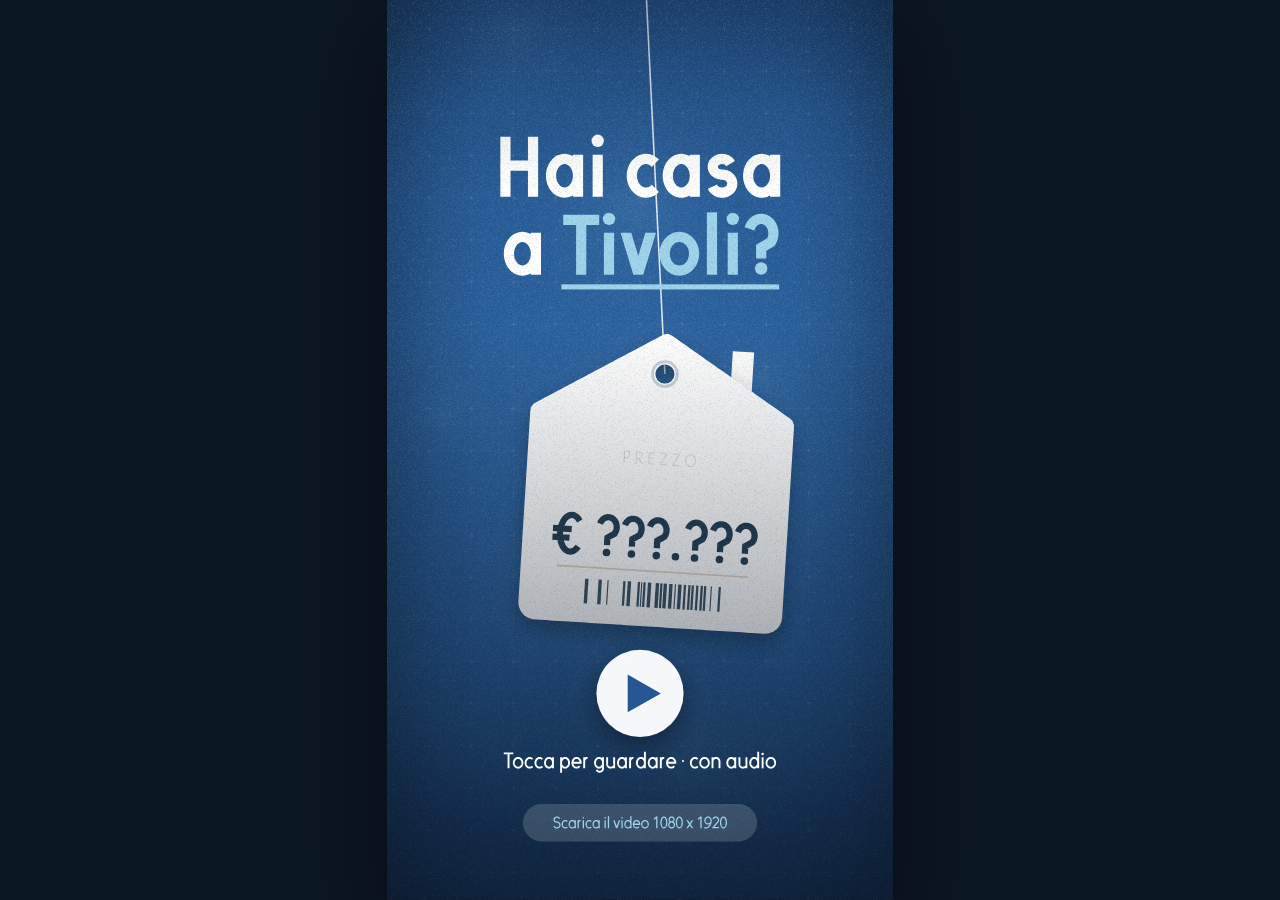
<file: masterpiece/index.html>
<!DOCTYPE html>
<html lang="it">
<head>
<meta charset="UTF-8">
<meta name="viewport" content="width=device-width, initial-scale=1, viewport-fit=cover">
<meta name="theme-color" content="#16324F">
<meta name="description" content="Casa 2.0 — Hai casa a Tivoli? Sai quanto vale davvero? Un film verticale di 40 secondi disegnato e musicato interamente in codice.">
<title>The Casa 2.0 Social Media Masterpiece</title>
<style>
  html, body { margin: 0; height: 100%; background: #0C1724; overflow: hidden; }
  body { display: flex; align-items: center; justify-content: center; cursor: pointer;
         user-select: none; -webkit-user-select: none; -webkit-tap-highlight-color: transparent; }
  #film { display: block; background: #255892; box-shadow: 0 30px 90px rgba(0, 0, 0, 0.5); touch-action: manipulation; }
  .sr-only { position: absolute; width: 1px; height: 1px; padding: 0; margin: -1px; overflow: hidden;
             clip: rect(0 0 0 0); white-space: nowrap; border: 0; }
</style>
</head>
<body>
<canvas id="film" width="1080" height="1920" role="img" aria-label="Casa 2.0, agenzia immobiliare a Tivoli dal 1994. Hai casa a Tivoli? Sai quanto vale davvero? Una stima gonfiata si sgonfia in mesi di attesa e ribassi. Noi no: partiamo dai dati reali di Tivoli, prezzo giusto da subito, home staging, foto professionali, mutuo, notaio e pratiche, i migliori portali e report costanti. Venduto al prezzo giusto. Dal 1994 a Tivoli, in Via Colsereno 45. Valutazione gratuita in 24 ore, senza impegno: scrivici su WhatsApp al 338 844 9030 o visita casaduepuntozero.net."></canvas>
<button id="play" class="sr-only" type="button">Guarda il film con l'audio</button>
<script>
(() => {
"use strict";

/* ==========================================================================
   THE CASA 2.0 SOCIAL MEDIA MASTERPIECE — 40 s, 9:16, one continuous shot
   Plain Canvas 2D + Web Audio. No images, fonts, libraries or network:
   every glyph, shape, transition and sound is generated by this file.

   STRATEGY (Italian, for owners in Tivoli and around it)
   · Hook 0–3.6 s — audience call-out + curiosity gap: "Hai casa a Tivoli?
     Sai quanto vale davvero?" over a blueprint house that turns out to be a
     price tag; the price spins and never resolves (an open loop).
   · Problem 3.6–9.6 s — the #1 fear, taken from the site's own promise
     ("Niente stime gonfiate"): every promise pumps the tag like a balloon,
     it pops, and a year of price cuts drops below the real value. Rewind.
   · Pattern interrupt 9.6 s — "Noi no." Paper floods in, key changes to major.
   · Method 9.6–24 s — the three pillars of the Metodo Casa 2.0, one hand-off
     after another: real Tivoli data → the right price from day one; staging,
     photos, mortgage, notary, compliance done for you; the best portals and
     constant reports → "Venduto. Al prezzo giusto. Senza stress."
   · Proof 25–31 s — the sold house is a real house of the old town: the camera
     pulls back to the view in the site's hero photo (the round temple of Vesta,
     the palazzi, the gorge), 30+ years, 24 h, 0 € upfront; then Via Colsereno
     45 and the office itself, rebuilt in 3D from assets/casa-ufficio.jpg:
     through the glass door the camera walks up to the cobalt wall and its
     white logo.
   · Offer 31–40 s — the open loop closes: "Quanto vale la tua casa?" — the
     reels land on GRATIS; valuation in 24 h, no obligation, WhatsApp button,
     number and site; the tag morphs into the Casa 2.0 roof, the name writes.
   No hard cuts: every scene hands its shape to the next (house = price tag =
   balloon = chart; tag → house → window → room → photo → phone → house →
   Tivoli → shopfront → office → cobalt wall → tag → logo). The last frame
   (logo on cobalt) and the first (blueprint on cobalt) share a stage, so the
   film loops cleanly on the feed. Captions stay clear of TikTok/Reels UI.

   SOUND — the score of the first cut (100 BPM: pads, plucked arpeggios,
   e-piano, bass and a light kit) and ASMR foley on the same cue table T as
   the picture, written as one part. Every sound effect owns its place in
   the bar and the band plays around it: it rests on the effect or changes
   pace with it, and it never turns down, ducks or stops. The reels are its
   hi-hats and it goes half-time under them; the pumps are its pulse and it
   speeds up with them; each price cut steps its bass down; the data points
   and the props play its arpeggio; the stamps are its backbeat and the
   notifications its melody; it breaks for the phone's buzz and the tap and
   rolls into SOLD and the logo. B minor for the problem, D major from "Noi
   no."; the four-note sonic logo plays once, at the end.

   EXPORT — "Scarica il video" on the poster records in real time. For the
   frame-exact 60 fps MP4 (H.264 + AAC) run node masterpiece/export-mp4.js:
   it renders every frame and the score offline through the hooks at the end.
   ========================================================================== */

// =============================================================== utilities
const TAU = Math.PI * 2, D2R = Math.PI / 180;
const clamp = (v, a = 0, b = 1) => (v < a ? a : v > b ? b : v);
const lerp = (a, b, t) => a + (b - a) * t;
const inv = (a, b, v) => clamp((v - a) / (b - a));
const sm = t => t * t * (3 - 2 * t);
const ss = (a, b, v) => sm(inv(a, b, v));
const win = (t, a, b, c, d) => ss(a, b, t) * (1 - ss(c, d, t));
const E = {
  lin: t => t,
  inQuad: t => t * t,
  outQuad: t => 1 - (1 - t) * (1 - t),
  inCubic: t => t * t * t,
  inQuart: t => t * t * t * t,
  outCubic: t => 1 - (1 - t) ** 3,
  outQuart: t => 1 - (1 - t) ** 4,
  outQuint: t => 1 - (1 - t) ** 5,
  outExpo: t => (t >= 1 ? 1 : 1 - 2 ** (-10 * t)),
  inExpo: t => (t <= 0 ? 0 : 2 ** (10 * t - 10)),
  inOutCubic: t => (t < 0.5 ? 4 * t * t * t : 1 - (-2 * t + 2) ** 3 / 2),
  inOutQuart: t => (t < 0.5 ? 8 * t ** 4 : 1 - (-2 * t + 2) ** 4 / 2),
  inOutQuint: t => (t < 0.5 ? 16 * t ** 5 : 1 - (-2 * t + 2) ** 5 / 2),
  inOutSine: t => -(Math.cos(Math.PI * t) - 1) / 2,
  inOutExpo: t => (t <= 0 ? 0 : t >= 1 ? 1 : t < 0.5 ? 2 ** (20 * t - 10) / 2 : (2 - 2 ** (-20 * t + 10)) / 2),
  outBack: t => 1 + 2.70158 * (t - 1) ** 3 + 1.70158 * (t - 1) ** 2,
  outBackS: t => 1 + 2.2 * (t - 1) ** 3 + 1.2 * (t - 1) ** 2,
  inBack: t => 2.70158 * t ** 3 - 1.70158 * t * t,
  outElastic: t => (t <= 0 ? 0 : t >= 1 ? 1 : 2 ** (-10 * t) * Math.sin((t * 10 - 0.75) * (TAU / 3)) + 1),
};
// eased progress of the window [a, b]
const ep = (a, b, t, f = E.inOutCubic) => f(inv(a, b, t));
// damped spring response to a step at time 0 (0 → 1 with overshoot)
const spring = (t, f = 7, z = 0.42) => {
  if (t <= 0) return 0;
  const w = TAU * f, wd = w * Math.sqrt(1 - z * z);
  return 1 - Math.exp(-z * w * t) * (Math.cos(wd * t) + (z * w / wd) * Math.sin(wd * t));
};
function rng(seed) {
  let a = seed >>> 0;
  return () => {
    a = (a + 0x6D2B79F5) >>> 0;
    let t = a;
    t = Math.imul(t ^ (t >>> 15), t | 1);
    t ^= t + Math.imul(t ^ (t >>> 7), t | 61);
    return ((t ^ (t >>> 14)) >>> 0) / 4294967296;
  };
}
const hash = (a, b = 0) => {
  let h = (Math.imul(a | 0, 374761393) + Math.imul(b | 0, 668265263)) | 0;
  h = Math.imul(h ^ (h >>> 13), 1274126177);
  return ((h ^ (h >>> 16)) >>> 0) / 4294967296;
};
// smooth 1D value noise in [-1, 1]
const noise1 = x => {
  const i = Math.floor(x), f = x - i, u = f * f * (3 - 2 * f);
  return lerp(hash(i, 17) * 2 - 1, hash(i + 1, 17) * 2 - 1, u);
};

// ================================================================= palette
// Casa 2.0 identity, measured from the real assets:
//  · logo.png — roof cerulean #0B8BBE, lettering navy #142552
//  · casa-ufficio.jpg — cobalt feature wall #255892, pine floor, white panels
//  · site.css (live) — paper #F7F1EB, beige #EFE4DA, sky #EAF4F9, navy #2C4F66,
//    ink #233F52, primary #2B789C / #5AAFD3, accent-on-dark #9ED3EA.
//    Red is deliberately absent: the site retired it as off-brand.
const C = {
  roof:     [11, 139, 190],   // logo cerulean
  logoInk:  [20, 37, 82],     // logo lettering
  cobalt:   [37, 88, 146],    // office wall
  cobaltD:  [22, 54, 96],
  cobaltL:  [52, 110, 172],
  night:    [17, 33, 51],     // deepened --ink for the tension scene
  ink:      [35, 63, 82],     // --ink
  navy:     [44, 79, 102],    // --navy
  navyS:    [58, 101, 128],   // --navy-soft
  primary:  [43, 120, 156],   // --primary
  primaryL: [90, 175, 211],   // --primary-light
  onDark:   [158, 211, 234],  // --accent-on-dark
  soft:     [214, 236, 246],  // --primary-soft
  sky:      [234, 244, 249],  // --sky
  paper:    [247, 241, 235],  // --paper
  beige:    [239, 228, 218],  // --beige
  sand:     [226, 211, 196],  // shade of beige (stone, shadows on paper)
  pine:     [196, 160, 124],  // office floor, lit
  pineD:    [161, 128, 98],   // office floor, shade
  text:     [28, 28, 30],     // --text-dark
  muted:    [94, 104, 114],   // --text-muted
  white:    [255, 255, 255],
  leaf:     [52, 92, 94],     // blue-green, kept inside the navy family
  leafL:    [74, 121, 118],
};
const mix = (a, b, t) => [a[0] + (b[0] - a[0]) * t, a[1] + (b[1] - a[1]) * t, a[2] + (b[2] - a[2]) * t];
const rgba = (c, a = 1) => `rgba(${c[0] | 0},${c[1] | 0},${c[2] | 0},${a <= 0 ? 0 : a >= 1 ? 1 : a.toFixed(3)})`;

// ==================================================================== font
// A geometric monoline sans in the spirit of the site's Satoshi, built from
// centre-line skeletons: y up, baseline 0, cap height 100. The weight is the
// stroke width in font units, so one skeleton gives Light to Bold. Diagonal
// strokes overshoot and are clipped flat; acute joins bevel into flat apexes.
const FM = { CAP: 100, XH: 70, ASC: 104, DSC: -27, OV: 1.6 };
function arcPts(cx, cy, rx, ry, a0, a1) {
  const n = Math.max(3, Math.ceil(Math.abs(a1 - a0) / 5));
  const out = [];
  for (let i = 0; i <= n; i++) {
    const a = (a0 + (a1 - a0) * i / n) * D2R;
    out.push([cx + rx * Math.cos(a), cy + ry * Math.sin(a)]);
  }
  return out;
}
function join(...parts) {
  const out = [];
  for (const p of parts) for (const q of p) {
    const l = out[out.length - 1];
    if (!l || Math.abs(l[0] - q[0]) > 1e-4 || Math.abs(l[1] - q[1]) > 1e-4) out.push(q);
  }
  return out;
}
const seg = (x0, y0, x1, y1) => [[x0, y0], [x1, y1]];
function extPt(a, b, e) { const dx = a[0] - b[0], dy = a[1] - b[1], L = Math.hypot(dx, dy); return [a[0] + dx / L * e, a[1] + dy / L * e]; }
function xpoly(pts, e) { const n = pts.length, out = pts.map(p => p.slice()); out[0] = extPt(pts[0], pts[1], e); out[n - 1] = extPt(pts[n - 1], pts[n - 2], e); return out; }
function sShape(cx, top, bot, ym, rxu, rxl, a0, a1) {
  const ryu = (top - ym) / 2, ryl = (ym - bot) / 2;
  return join(arcPts(cx, ym + ryu, rxu, ryu, a0, 270), arcPts(cx, ym - ryl, rxl, ryl, 90, a1));
}
// arch of n/h/m: right leg up from the baseline, over the top, into the left stem
function arch(x0, x1, h, top) {
  const cx = (x0 + x1) / 2, rx = (x1 - x0) / 2, ry = Math.min(rx * 1.04, top + FM.OV - h - 20), cy = top + FM.OV - h - ry;
  return join(seg(x1, 0, x1, cy), arcPts(cx, cy, rx, ry, 0, 180));
}
const G = (() => {
  const { CAP, XH, ASC, DSC, OV } = FM, g = {};
  const dotR = h => h * 1.22;
  const bowl = (xl, xr, h) => { const rx = (xr - xl) / 2; return arcPts(xl + rx, 35, rx, 35 + OV - h, 0, 360); };
  // ------------------------------------------------------------ capitals
  g.A = h => { const ya = CAP - 0.25 * h, xl = 3 + 1.05 * h, xr = 73 - 1.05 * h, yb = 30, t = (ya - yb) / ya;
    return { w: 76, s: [xpoly([[xl, 0], [38, ya], [xr, 0]], 12), seg(38 + (xl - 38) * t, yb, 38 + (xr - 38) * t, yb)], clip: [0, CAP + 6], ml: 1.5 }; };
  g.B = h => { const x0 = 8 + h, ym = 55, ru = (CAP - h - ym) / 2, rl = (ym - h) / 2, xu = Math.max(x0, 56 - h - ru), xl = Math.max(x0, 62 - h - rl);
    return { w: 68, s: [seg(x0, 0, x0, CAP), join(seg(x0, CAP - h, xu, CAP - h), arcPts(xu, ym + ru, ru, ru, 90, -90), seg(xu, ym, x0, ym)),
      join(seg(x0, ym, xl, ym), arcPts(xl, h + rl, rl, rl, 90, -90), seg(xl, h, x0, h))] }; };
  g.C = h => ({ w: 86, s: [arcPts(47, 50, 43 - h, 50 + OV - h, 44, 316)] });
  g.D = h => { const x0 = 8 + h, xd = 34, rx = 82 - h - xd, ry = 50 - h;
    return { w: 88, s: [seg(x0, 0, x0, CAP), join(seg(x0, CAP - h, xd, CAP - h), arcPts(xd, 50, rx, ry, 90, -90), seg(xd, h, x0, h))] }; };
  g.E = h => { const x0 = 8 + h; return { w: 63, s: [seg(x0, 0, x0, CAP), seg(x0, CAP - h, 57, CAP - h), seg(x0, 51, 52, 51), seg(x0, h, 58, h)] }; };
  g.F = h => { const x0 = 8 + h; return { w: 59, s: [seg(x0, 0, x0, CAP), seg(x0, CAP - h, 55, CAP - h), seg(x0, 49, 51, 49)] }; };
  g.G = h => { const cx = 48, rx = 44 - h, ry = 50 + OV - h;
    return { w: 96, s: [join(arcPts(cx, 50, rx, ry, 42, 360), seg(cx + rx, 50, cx + 8, 50))] }; };
  g.H = h => { const x0 = 8 + h, x1 = 71 - h; return { w: 79, s: [seg(x0, 0, x0, CAP), seg(x1, 0, x1, CAP), seg(x0, 52, x1, 52)] }; };
  g.I = h => ({ w: 16 + 2 * h, s: [seg(8 + h, 0, 8 + h, CAP)] });
  g.J = h => { const xs = 46 - h, r = 16, cy = 30; return { w: 55, s: [join(seg(xs, CAP, xs, cy), arcPts(xs - r, cy, r, cy - h, 0, -160))] }; };
  g.K = h => { const x0 = 8 + h, A = [x0, 33], B = [74, CAP + 8], t = 0.42, lx = A[0] + (B[0] - A[0]) * t, ly = A[1] + (B[1] - A[1]) * t;
    return { w: 72, s: [seg(x0, 0, x0, CAP), [A, B], [[lx, ly], [74, -8]]], clip: [0, CAP] }; };
  g.L = h => { const x0 = 8 + h; return { w: 59, s: [seg(x0, 0, x0, CAP), seg(x0, h, 56, h)] }; };
  g.M = h => { const x0 = 8 + h, x1 = 90 - h; return { w: 98, s: [seg(x0, 0, x0, CAP), seg(x1, 0, x1, CAP), xpoly([[x0 + 0.15 * h, CAP], [49, 20], [x1 - 0.15 * h, CAP]], 14)], clip: [0, CAP], ml: 1.5 }; };
  g.N = h => { const x0 = 8 + h, x1 = 73 - h; return { w: 81, s: [seg(x0, 0, x0, CAP), seg(x1, 0, x1, CAP), xpoly([[x0 + 0.15 * h, CAP], [x1 - 0.15 * h, 0]], 14)], clip: [0, CAP] }; };
  g.O = h => ({ w: 98, s: [arcPts(49, 50, 45 - h, 50 + OV - h, 90, 450)] });
  g.P = h => { const x0 = 8 + h, ym = 43, r = (CAP - h - ym) / 2, xp = Math.max(x0, 61 - h - r);
    return { w: 65, s: [seg(x0, 0, x0, CAP), join(seg(x0, CAP - h, xp, CAP - h), arcPts(xp, ym + r, r, r, 90, -90), seg(xp, ym, x0, ym))] }; };
  g.Q = h => ({ w: 98, s: [arcPts(49, 50, 45 - h, 50 + OV - h, 90, 450), [[62, 26], [92, -12]]], clip: [-10, CAP + OV + 1] });
  g.R = h => { const p = g.P(h), x0 = 8 + h, ym = 43, r = (CAP - h - ym) / 2, xp = Math.max(x0, 61 - h - r);
    p.s.push([[xp - 1, ym], [66, -6]]); p.clip = [0, CAP]; p.w = 69; return p; };
  g.S = h => ({ w: 72, s: [sShape(36, CAP + OV - h, -OV + h, 53, 29 - h, 31.5 - h, 22, -160)] });
  g.T = h => ({ w: 66, s: [seg(3, CAP - h, 63, CAP - h), seg(33, 0, 33, CAP - h)] });
  g.U = h => { const x0 = 8 + h, x1 = 71 - h, yb = 38; return { w: 79, s: [join(seg(x0, CAP, x0, yb), arcPts((x0 + x1) / 2, yb, (x1 - x0) / 2, yb + OV - h, 180, 360), seg(x1, yb, x1, CAP))] }; };
  g.V = h => ({ w: 74, s: [xpoly([[2 + 1.05 * h, CAP], [37, 0.25 * h], [72 - 1.05 * h, CAP]], 12)], clip: [0, CAP], ml: 1.5 });
  g.W = h => ({ w: 108, s: [xpoly([[2 + 1.05 * h, CAP], [28, 0.25 * h], [54, CAP - 0.3 * h], [80, 0.25 * h], [106 - 1.05 * h, CAP]], 12)], clip: [0, CAP], ml: 1.5 });
  g.X = h => { const a = 3 + h, b = 70 - h; return { w: 73, s: [xpoly([[a, 0], [b, CAP]], 12), xpoly([[a, CAP], [b, 0]], 12)], clip: [0, CAP] }; };
  g.Y = h => { const yv = 44; return { w: 72, s: [xpoly([[2 + 1.05 * h, CAP], [36, yv], [70 - 1.05 * h, CAP]], 12), seg(36, 0, 36, yv)], clip: [0, CAP], ml: 1.5 }; };
  g.Z = h => ({ w: 67, s: [[[6, CAP - h], [58, CAP - h], [8, h], [61, h]]], ml: 1.5 });
  // ---------------------------------------------------------- lowercase
  g.a = h => { const xs = 67 - h; return { w: 74, s: [bowl(5 + h, xs, h), seg(xs, 0, xs, XH)] }; };
  g.b = h => { const x0 = 7 + h; return { w: 74, s: [seg(x0, 0, x0, ASC), bowl(x0, 69 - h, h)] }; };
  g.c = h => ({ w: 62, s: [arcPts(36, 35, 32 - h, 35 + OV - h, 48, 312)] });
  g.d = h => { const xs = 67 - h; return { w: 74, s: [bowl(5 + h, xs, h), seg(xs, 0, xs, ASC)] }; };
  g.e = h => { const cx = 36, rx = 32 - h, ry = 35 + OV - h; return { w: 71, s: [join(seg(cx - rx, 35, cx + rx, 35), arcPts(cx, 35, rx, ry, 0, 318))] }; };
  g.f = h => { const xs = 12 + h, r = 13, cy = ASC - h - r; return { w: 42, s: [join(seg(xs, 0, xs, cy), arcPts(xs + r, cy, r, r, 180, 58)), seg(2, XH - h, 36, XH - h)] }; };
  g.g = h => { const xs = 67 - h, yb = -1, r = 21; return { w: 74, s: [bowl(5 + h, xs, h), join(seg(xs, XH, xs, yb), arcPts(xs - r, yb, r, yb - DSC - h, 0, -158))] }; };
  g.h = h => { const x0 = 7 + h, x1 = 63 - h; return { w: 70, s: [seg(x0, 0, x0, ASC), arch(x0, x1, h, XH)] }; };
  g.i = h => { const x = 8 + 1.1 * h; return { w: 16 + 2.2 * h, s: [seg(x, 0, x, XH)], d: [[x, XH + 13 + 1.2 * h, dotR(h)]] }; };
  g.j = h => { const x = 14 + 1.1 * h, r = 11; return { w: 22 + 2.2 * h, s: [join(seg(x, XH, x, -6), arcPts(x - r, -6, r, -6 - DSC - h, 0, -125))], d: [[x, XH + 13 + 1.2 * h, dotR(h)]] }; };
  g.k = h => { const x0 = 7 + h, A = [x0, 24], B = [62, XH + 8], t = 0.45, lx = A[0] + (B[0] - A[0]) * t, ly = A[1] + (B[1] - A[1]) * t;
    return { w: 61, s: [seg(x0, 0, x0, ASC), [A, B], [[lx, ly], [62, -8]]], clip: [[-20, 0], [90, 0], [90, XH], [x0 + h + 0.6, XH], [x0 + h + 0.6, ASC + 1], [-20, ASC + 1]] }; };
  g.l = h => ({ w: 16 + 2.2 * h, s: [seg(8 + 1.1 * h, 0, 8 + 1.1 * h, ASC)] });
  g.m = h => { const x0 = 7 + h, xm = 51, x1 = 95 - h; return { w: 102, s: [seg(x0, 0, x0, XH), arch(x0, xm, h, XH), arch(xm, x1, h, XH)] }; };
  g.n = h => { const x0 = 7 + h, x1 = 63 - h; return { w: 70, s: [seg(x0, 0, x0, XH), arch(x0, x1, h, XH)] }; };
  g.o = h => ({ w: 74, s: [arcPts(37, 35, 33 - h, 35 + OV - h, 90, 450)] });
  g.p = h => { const x0 = 7 + h; return { w: 74, s: [seg(x0, DSC, x0, XH), bowl(x0, 69 - h, h)] }; };
  g.q = h => { const xs = 67 - h; return { w: 74, s: [bowl(5 + h, xs, h), seg(xs, DSC, xs, XH)] }; };
  g.r = h => { const x0 = 7 + h, r = 17, cy = 40; return { w: 45, s: [seg(x0, 0, x0, XH), arcPts(x0 + r, cy, r, XH + OV - h - cy, 180, 76)] }; };
  g.s = h => ({ w: 60, s: [sShape(30, XH + OV - h, -OV + h, 37, 24 - h, 25.5 - h, 24, -160)] });
  g.t = h => { const xs = 12 + h; return { w: 44, s: [join(seg(xs, 93, xs, h + 12), arcPts(xs + 12, h + 12, 12, 12 + OV, 180, 292)), seg(2, XH - h, 37, XH - h)] }; };
  g.u = h => { const x0 = 7 + h, x1 = 63 - h, rx = (x1 - x0) / 2, ry = Math.min(rx * 1.04, XH - 20), cy = -OV + h + ry;
    return { w: 70, s: [join(seg(x0, XH, x0, cy), arcPts(x0 + rx, cy, rx, ry, 180, 360)), seg(x1, 0, x1, XH)] }; };
  g.v = h => ({ w: 63, s: [xpoly([[2 + 1.05 * h, XH], [31.5, 0.25 * h], [61 - 1.05 * h, XH]], 12)], clip: [0, XH], ml: 1.5 });
  g.w = h => ({ w: 94, s: [xpoly([[2 + 1.05 * h, XH], [25, 0.25 * h], [47, XH - 0.3 * h], [69, 0.25 * h], [92 - 1.05 * h, XH]], 12)], clip: [0, XH], ml: 1.5 });
  g.x = h => { const a = 3 + h, b = 60 - h; return { w: 63, s: [xpoly([[a, 0], [b, XH]], 12), xpoly([[a, XH], [b, 0]], 12)], clip: [0, XH] }; };
  g.y = h => { const a = 2 + 1.05 * h, b = 61 - 1.05 * h, yx = b - (b - 14) * (XH / (XH - DSC));
    return { w: 63, s: [[extPt([a, XH], [yx, 0], 12), [yx, 0]], xpoly([[b, XH], [14, DSC]], 12)], clip: [DSC, XH], ml: 1.5 }; };
  g.z = h => ({ w: 58, s: [[[5, XH - h], [51, XH - h], [7, h], [54, h]]], ml: 1.5 });
  // ------------------------------------------------------------- figures (tabular)
  g['0'] = h => ({ w: 66, s: [arcPts(33, 50, 28 - h * 0.6, 50 + OV - h, 90, 450)] });
  g['1'] = h => ({ w: 66, s: [[[15, 77], [39, CAP - 0.3 * h], [39, 0]]], ml: 1.5 });
  g['2'] = h => { const cx = 33, ry = 25.5, rx = 25 - h * 0.25, cy = CAP + OV - h - ry;
    return { w: 66, s: [join(arcPts(cx, cy, rx, ry, 160, -28), [[8 + 0.5 * h, h]], [[60, h]])], ml: 6 }; };
  g['3'] = h => { const cx = 31, top = CAP + OV - h, bot = -OV + h, ym = 55, ryu = (top - ym) / 2, ryl = (ym - bot) / 2;
    return { w: 66, s: [join(arcPts(cx, ym + ryu, 23 - h * 0.35, ryu, 152, -90), seg(cx, ym, cx - 9, ym)),
      join(seg(cx - 9, ym, cx + 1, ym), arcPts(cx + 1, ym - ryl, 26 - h * 0.35, ryl, 90, -150))] }; };
  g['4'] = h => ({ w: 66, s: [seg(46, 0, 46, CAP), [[45, CAP + 2], [5, 27], [63, 27]]], clip: [0, CAP], ml: 6 });
  g['5'] = h => { const cx = 32, cy = 33, rx = 27 - h * 0.35, ry = 33 + OV - h, a0 = 122, s0 = [cx + rx * Math.cos(a0 * D2R), cy + ry * Math.sin(a0 * D2R)];
    return { w: 66, s: [join([[57, CAP - h], [18, CAP - h]], [s0], arcPts(cx, cy, rx, ry, a0, -146))], ml: 6 }; };
  g['6'] = h => { const cx = 33, cy = 33, rx = 28 - h * 0.35, ry = 33 + OV - h, R = 45;
    return { w: 66, s: [arcPts(cx, cy, rx, ry, 180, 540), arcPts(cx - rx + R, cy, R, CAP + OV - h - cy, 180, 74)] }; };
  g['7'] = h => ({ w: 66, s: [[[6, CAP - h], [61, CAP - h], extPt([25, 0], [61, CAP - h], 12)]], clip: [0, CAP], ml: 6 });
  g['8'] = h => { const top = CAP + OV - h, bot = -OV + h, ym = 55, ryu = (top - ym) / 2, ryl = (ym - bot) / 2;
    return { w: 66, s: [arcPts(33, top - ryu, 22.5 - h * 0.35, ryu, 90, 450), arcPts(33, bot + ryl, 26 - h * 0.35, ryl, 90, 450)] }; };
  g['9'] = h => { const cx = 33, cy = CAP - 33, rx = 28 - h * 0.35, ry = 33 + OV - h, R = 45;
    return { w: 66, s: [arcPts(cx, cy, rx, ry, 0, 360), arcPts(cx + rx - R, cy, R, cy + OV - h, 0, -106)] }; };
  // --------------------------------------------------------- punctuation
  g['.'] = h => ({ w: 14 + 2.4 * h, s: [], d: [[7 + 1.2 * h, dotR(h), dotR(h)]] });
  g[','] = h => ({ w: 14 + 2.4 * h, s: [[[8 + 1.9 * h, dotR(h) * 1.3], [3 + 0.9 * h, -15]]], d: [[7 + 1.2 * h, dotR(h), dotR(h)]] });
  g[':'] = h => ({ w: 14 + 2.4 * h, s: [], d: [[7 + 1.2 * h, dotR(h), dotR(h)], [7 + 1.2 * h, XH - dotR(h), dotR(h)]] });
  g['?'] = h => { const cx = 30, ry = 24, rx = 23 - h * 0.3, cy = CAP + OV - h - ry;
    return { w: 60, s: [join(arcPts(cx, cy, rx, ry, 162, -38), [[cx, 45], [cx, 27]])], d: [[cx, dotR(h), dotR(h)]] }; };
  g['!'] = h => ({ w: 16 + 2.4 * h, s: [seg(8 + 1.2 * h, 27, 8 + 1.2 * h, CAP)], d: [[8 + 1.2 * h, dotR(h), dotR(h)]] });
  g['-'] = () => ({ w: 46, s: [seg(7, 40, 39, 40)] });
  g['–'] = () => ({ w: 70, s: [seg(6, 40, 64, 40)] });
  g['+'] = () => ({ w: 68, s: [seg(9, 42, 59, 42), seg(34, 17, 34, 67)] });
  g['−'] = () => ({ w: 62, s: [seg(9, 42, 53, 42)] });
  g['/'] = h => ({ w: 48, s: [xpoly([[6, 0], [42, CAP]], 8)], clip: [-2, CAP + 2] });
  g['·'] = h => ({ w: 14 + 2.4 * h, s: [], d: [[7 + 1.2 * h, 46, dotR(h) * 0.9]] });
  g["'"] = () => ({ w: 22, s: [seg(12, CAP, 9, 70)] });
  g['’'] = g["'"];
  g['%'] = h => ({ w: 92, s: [arcPts(22, 74, 15 - h * 0.35, 25 - h * 0.5, 90, 450), arcPts(70, 26, 15 - h * 0.35, 25 - h * 0.5, 90, 450), xpoly([[16, 0], [76, CAP]], 6)], clip: [0, CAP + OV] });
  g['€'] = h => ({ w: 80, s: [arcPts(47, 50, 34 - h, 50 + OV - h, 44, 316), seg(3, 60, 48, 60), seg(3, 39, 44, 39)] });
  g[' '] = () => ({ w: 25, s: [] });
  g['…'] = h => ({ w: 20 + 7.2 * h, s: [], d: [0, 1, 2].map(i => [8 + 1.2 * h + i * (4 + 2.4 * h), dotR(h), dotR(h)]) });
  // accents: the base glyph plus a grave or acute stroke kept outside the clip
  const acc = (base, grave, cap) => h => {
    const b = g[base](h), x = b.w / 2 + (base === 'i' ? 0 : 1), y0 = cap ? CAP + 12 : XH + 13;
    const a = grave ? seg(x - 8, y0 + 19, x + 5, y0 + 1) : seg(x - 5, y0 + 1, x + 8, y0 + 19);
    return { ...b, a: [a], d: base === 'i' ? [] : b.d };
  };
  g['à'] = acc('a', 1); g['è'] = acc('e', 1); g['é'] = acc('e', 0); g['ì'] = acc('i', 1); g['ò'] = acc('o', 1); g['ù'] = acc('u', 1);
  g['À'] = acc('A', 1, 1); g['È'] = acc('E', 1, 1); g['É'] = acc('E', 0, 1);
  return g;
})();
const KERN = {
  'Ta': -10, 'Te': -10, 'To': -10, 'Tr': -6, 'Tu': -6, 'Ti': -4, 'T.': -10, 'Va': -7, 'Vo': -7, 'Ve': -7, 'P.': -12,
  'r.': -9, 'r,': -7, 'y.': -7, 'v.': -6, 'LT': -12, 'AT': -8, 'AV': -9, 'VA': -9, 'F.': -11, 'Yo': -9, 'Ya': -9,
  'f.': -4, 'o.': -2, 'L ': -4, '1.': -4, '0.': -2, 'e.': -2, 'a.': -1, 'Po': -4, 'Pa': -4, 'ri': -2, 'ra': -3,
  'ro': -3, 'rs': -2, 're': -3, 'ca': -3, 'ce': -2, 'co': -3,
  '0.': -7, '.0': -5, '4.': -5, '.2': -4, '8.': -6, '9.': -6, '5.': -6, '6.': -6, '3.': -6, '2.': -3, '.8': -6, '.9': -6,
};
const GCACHE = new Map();
function glyph(ch, w) {
  const key = ch + '|' + w.toFixed(1);
  let gl = GCACHE.get(key);
  if (gl) return gl;
  const def = (G[ch] || G['?'])(w / 2);
  const strokes = def.s.map(p => {
    const n = p.length, closed = n > 2 && Math.hypot(p[0][0] - p[n - 1][0], p[0][1] - p[n - 1][1]) < 0.01;
    const lens = [0];
    for (let i = 1; i < n; i++) lens.push(lens[i - 1] + Math.hypot(p[i][0] - p[i - 1][0], p[i][1] - p[i - 1][1]));
    return { p, closed, lens, L: lens[n - 1] };
  });
  const accs = (def.a || []).map(p => ({ p, closed: false, lens: [0, Math.hypot(p[1][0] - p[0][0], p[1][1] - p[0][1])], L: Math.hypot(p[1][0] - p[0][0], p[1][1] - p[0][1]) }));
  const dots = def.d || [];
  let clip = null;
  if (def.clip) clip = typeof def.clip[0] === 'number' ? [[-30, def.clip[0]], [def.w + 30, def.clip[0]], [def.w + 30, def.clip[1]], [-30, def.clip[1]]] : def.clip;
  const total = strokes.reduce((s, k) => s + k.L, 0) + accs.reduce((s, k) => s + k.L, 0) + dots.length * w * 2;
  gl = { w: def.w, strokes, accs, dots, clip, ml: def.ml || 1.5, wt: w, total, blank: !strokes.length && !dots.length };
  GCACHE.set(key, gl);
  return gl;
}
function layoutText(str, w, track = 0) {
  let x = 0;
  const items = [];
  for (let i = 0; i < str.length; i++) {
    const ch = str[i], gl = glyph(ch, w);
    if (i) x += KERN[str[i - 1] + ch] || 0;
    items.push({ ch, gl, x });
    x += gl.w + track;
  }
  return { items, width: Math.max(0, x - track) };
}
const measure = (str, size, w = 12, track = 0) => layoutText(str, w, track).width * size / 100;
// trace a polyline up to length `upto` (font units)
function tracePts(c, k, upto) {
  const p = k.p;
  if (upto >= k.L) {
    c.moveTo(p[0][0], p[0][1]);
    for (let i = 1; i < p.length; i++) c.lineTo(p[i][0], p[i][1]);
    if (k.closed) c.closePath();
    return;
  }
  if (upto <= 0) return;
  c.moveTo(p[0][0], p[0][1]);
  for (let i = 1; i < p.length; i++) {
    if (k.lens[i] >= upto) {
      const f = (upto - k.lens[i - 1]) / (k.lens[i] - k.lens[i - 1] || 1);
      c.lineTo(lerp(p[i - 1][0], p[i][0], f), lerp(p[i - 1][1], p[i][1], f));
      return;
    }
    c.lineTo(p[i][0], p[i][1]);
  }
}
// draw one glyph with its baseline-left at the current origin (canvas already scaled to font units, y up)
function paintGlyph(c, gl, prog, col) {
  let budget = prog >= 1 ? Infinity : prog * gl.total;
  c.lineWidth = gl.wt;
  c.miterLimit = gl.ml;
  c.strokeStyle = col;
  c.fillStyle = col;
  if (gl.clip) {
    c.save();
    c.beginPath();
    c.moveTo(gl.clip[0][0], gl.clip[0][1]);
    for (let i = 1; i < gl.clip.length; i++) c.lineTo(gl.clip[i][0], gl.clip[i][1]);
    c.closePath();
    c.clip();
  }
  c.beginPath();
  for (const k of gl.strokes) { tracePts(c, k, budget); budget -= k.L; }
  c.stroke();
  if (gl.clip) c.restore();
  if (gl.accs.length) { c.beginPath(); for (const k of gl.accs) { tracePts(c, k, budget); budget -= k.L; } c.stroke(); }
  for (const d of gl.dots) {
    if (budget <= 0) break;
    const r = d[2] * clamp(budget / (gl.wt * 2));
    c.beginPath(); c.arc(d[0], d[1], r, 0, TAU); c.fill();
    budget -= gl.wt * 2;
  }
}
/* Draw a line of text. (x, y) is the baseline anchor in canvas px.
   o: size (cap height px), w (weight, font units), track, align, color (rgb array),
      alpha, prog (write-on 0..1), each(i, n, item) -> {dx, dy, s, rot, a, p, col} */
function drawText(c, str, x, y, o) {
  const size = o.size, w = o.w || 12, s = size / 100;
  const L = o.layout || layoutText(str, w, o.track || 0);
  const W = L.width * s;
  const x0 = x - (o.align === 'left' ? 0 : o.align === 'right' ? W : W / 2);
  const col = o.color || C.white, a0 = o.alpha === undefined ? 1 : o.alpha;
  if (a0 <= 0.002) return W;
  c.save();
  c.lineCap = 'butt';
  c.lineJoin = 'miter';
  const n = L.items.length;
  for (let i = 0; i < n; i++) {
    const it = L.items[i];
    if (it.gl.blank) continue;
    let a = a0, dx = 0, dy = 0, sc = 1, rot = 0, p = o.prog === undefined ? 1 : o.prog, cc = col;
    if (o.each) {
      const r = o.each(i, n, it);
      if (r) {
        if (r.a !== undefined) a *= r.a;
        dx = r.dx || 0; dy = r.dy || 0; sc = r.s === undefined ? 1 : r.s; rot = r.rot || 0;
        if (r.p !== undefined) p = r.p;
        if (r.col) cc = r.col;
      }
    }
    if (a <= 0.002 || p <= 0 || sc <= 0.001) continue;
    const gx = x0 + it.x * s, cxg = gx + it.gl.w * s / 2, cyg = y - size / 2;
    c.save();
    c.globalAlpha = a;
    c.translate(cxg + dx, cyg + dy);
    if (rot) c.rotate(rot);
    c.scale(sc * s, -sc * s);
    c.translate(-it.gl.w / 2, -50);
    paintGlyph(c, it.gl, p, rgba(cc));
    c.restore();
  }
  c.restore();
  return W;
}

// ==================================================================== logo
// The Casa 2.0 mark, redrawn from assets/logo@2x.png (276 × 110 px, y down):
// a thick left pitch (33.7 px) and a thin right pitch (6.2 px) at 31.5°,
// a chimney standing on the right pitch, the eave running out to the right,
// and "CASA 2.0" set under the roof.
const LOGO = {
  wedge: [[0, 67.2], [106.7, 1.6], [139.4, 21.2], [0, 106.8]],
  pitch: [[118, 12.0], [225.8, 76.7], [276, 76.7]],
  pitchW: 6.2,
  chimney: [[177, 15], [203, 15], [203, 61.5], [177, 45.8]],
  text: { x: 49, y: 108, size: 33, w: 11, track: 4.6 },
};
/* Draw the mark with its top-left at (ox, oy), scale s (1 = 276 px wide).
   o: roof, ink (rgb), a (alpha), wedge/pitch/chimney/text reveal 0..1, under (office underline) */
function drawLogo(c, ox, oy, s, o = {}) {
  const a = o.a === undefined ? 1 : o.a;
  if (a <= 0.002) return;
  const roof = rgba(o.roof || C.roof, a);
  c.save();
  c.translate(ox, oy);
  c.scale(s, s);
  const pw = o.wedge === undefined ? 1 : o.wedge, pp = o.pitch === undefined ? 1 : o.pitch, pc = o.chimney === undefined ? 1 : o.chimney;
  if (pw > 0) {
    c.save();
    // the wedge grows from its eave up to the apex
    c.beginPath(); c.rect(-2, 110 - 112 * pw, 145, 112 * pw + 2); c.clip();
    c.fillStyle = roof;
    c.beginPath(); LOGO.wedge.forEach((q, i) => (i ? c.lineTo(q[0], q[1]) : c.moveTo(q[0], q[1]))); c.closePath(); c.fill();
    c.restore();
  }
  if (pp > 0) {
    c.strokeStyle = roof; c.lineWidth = LOGO.pitchW; c.lineJoin = 'miter'; c.lineCap = 'butt';
    const P = LOGO.pitch, L1 = Math.hypot(P[1][0] - P[0][0], P[1][1] - P[0][1]), L2 = P[2][0] - P[1][0], d = pp * (L1 + L2);
    c.beginPath(); c.moveTo(P[0][0], P[0][1]);
    if (d <= L1) c.lineTo(lerp(P[0][0], P[1][0], d / L1), lerp(P[0][1], P[1][1], d / L1));
    else { c.lineTo(P[1][0], P[1][1]); c.lineTo(P[1][0] + (d - L1), P[1][1]); }
    c.stroke();
  }
  if (pc > 0) {
    const ch = LOGO.chimney, top = lerp(58, 15, E.outBack(clamp(pc)));
    c.fillStyle = roof;
    c.beginPath(); c.moveTo(ch[0][0], Math.min(top, ch[3][1])); c.lineTo(ch[1][0], Math.min(top, ch[2][1])); c.lineTo(ch[2][0], ch[2][1]); c.lineTo(ch[3][0], ch[3][1]); c.closePath(); c.fill();
  }
  if (o.text !== false) {
    const T = LOGO.text;
    drawText(c, 'CASA 2.0', T.x, T.y, { size: T.size, w: T.w, track: T.track, align: 'left', color: o.ink || C.logoInk, alpha: a, prog: o.prog, each: o.each });
  }
  if (o.under) {
    c.fillStyle = rgba(o.ink || C.logoInk, a);
    const u = clamp(o.under);
    c.fillRect(0, 118, 276 * u, 5);
  }
  c.restore();
}

// ================================================================= canvas
const W = 1080, H = 1920, CX = W / 2, CY = H / 2;
const cvs = document.getElementById('film');
const ctx = cvs.getContext('2d', { alpha: false });
let K = 1;

// =============================================================== timeline
// 100 BPM: one beat is 0.6 s, one bar 2.4 s. Picture and score both read
// this table, so every cut, slam and stamp lands on the music.
const BPM = 100, BEAT = 60 / BPM, DUR = 40;
const T = {
  hai: 0, casa: 0.3, tivoli: 0.6, fill: 1.0, punch: 1.2, q2: 1.8,
  promise: 3.6, pumps: [3.9, 4.2, 4.5, 4.8, 5.1, 5.35, 5.6, 5.8], gonfiata: 4.8, pop: 6.0,
  chart: 6.3, months0: 6.45, months1: 8.85, ribassi: 7.8, rewind: 9.0,
  noino: 9.6, data: 10.8, dots: [10.8, 11.1, 11.4, 11.55, 11.7, 12.0, 12.15, 12.3, 12.6], lock: 13.05, giusto: 13.2,
  house: 14.4, props: [15.0, 15.3, 15.6, 15.9], flash: 16.2, docs: 16.8, stamps: [17.4, 18.0, 18.6], noi: 18.0,
  phone: 19.2, pings: [19.8, 20.4, 21.0], report: 21.6, trasp: 22.8, accepted: 23.4,
  sold: 24.0, keys: 24.3, pull: 25.2, stats: [26.4, 27.0, 27.6], office: 28.8, push: 30.3,
  cta: 31.2, gratis: 33.6, senza: 34.8, tap: 35.4, logo: 36.0, end: 40.0,
};

// =============================================================== geometry
function polyLen(P) { let L = 0; for (let i = 1; i < P.length; i++) L += Math.hypot(P[i][0] - P[i - 1][0], P[i][1] - P[i - 1][1]); return L; }
function resample(pts, n, closed) {
  const P = closed ? pts.concat([pts[0]]) : pts, cum = [0];
  for (let i = 1; i < P.length; i++) cum.push(cum[i - 1] + Math.hypot(P[i][0] - P[i - 1][0], P[i][1] - P[i - 1][1]));
  const L = cum[cum.length - 1], out = [], m = closed ? n : n - 1;
  let j = 1;
  for (let i = 0; i < n; i++) {
    const d = L * i / m;
    while (j < P.length - 1 && cum[j] < d) j++;
    const f = (d - cum[j - 1]) / (cum[j] - cum[j - 1] || 1);
    out.push([lerp(P[j - 1][0], P[j][0], f), lerp(P[j - 1][1], P[j][1], f)]);
  }
  return out;
}
// polygon with filleted corners → dense closed polyline
function roundedPoly(pts, radii, seg = 8) {
  const out = [], n = pts.length;
  for (let i = 0; i < n; i++) {
    const p0 = pts[(i + n - 1) % n], p1 = pts[i], p2 = pts[(i + 1) % n], r = Array.isArray(radii) ? radii[i] : radii;
    let ax = p0[0] - p1[0], ay = p0[1] - p1[1], bx = p2[0] - p1[0], by = p2[1] - p1[1];
    const la = Math.hypot(ax, ay), lb = Math.hypot(bx, by);
    ax /= la; ay /= la; bx /= lb; by /= lb;
    const ang = Math.acos(clamp(ax * bx + ay * by, -1, 1));
    if (r <= 0 || ang < 1e-3) { out.push([p1[0], p1[1]]); continue; }
    const tl = Math.min(r / Math.tan(ang / 2), la * 0.49, lb * 0.49), rr = tl * Math.tan(ang / 2);
    let mx = ax + bx, my = ay + by; const ml = Math.hypot(mx, my); mx /= ml; my /= ml;
    const cd = rr / Math.sin(ang / 2), cx = p1[0] + mx * cd, cy = p1[1] + my * cd;
    const t1 = [p1[0] + ax * tl, p1[1] + ay * tl], t2 = [p1[0] + bx * tl, p1[1] + by * tl];
    const a1 = Math.atan2(t1[1] - cy, t1[0] - cx);
    let da = Math.atan2(t2[1] - cy, t2[0] - cx) - a1;
    while (da > Math.PI) da -= TAU;
    while (da < -Math.PI) da += TAU;
    for (let k = 0; k <= seg; k++) out.push([cx + Math.cos(a1 + da * k / seg) * rr, cy + Math.sin(a1 + da * k / seg) * rr]);
  }
  return out;
}
const lerpPts = (a, b, t) => a.map((p, i) => [lerp(p[0], b[i][0], t), lerp(p[1], b[i][1], t)]);
function pathPts(c, P, closed) { c.moveTo(P[0][0], P[0][1]); for (let i = 1; i < P.length; i++) c.lineTo(P[i][0], P[i][1]); if (closed) c.closePath(); }
// stroke the first fraction p of a polyline; returns the pen head
function strokePart(c, P, p) {
  if (p <= 0) return P[0];
  const L = polyLen(P), d = p * L;
  c.beginPath(); c.moveTo(P[0][0], P[0][1]);
  let acc = 0, head = P[P.length - 1];
  for (let i = 1; i < P.length; i++) {
    const sl = Math.hypot(P[i][0] - P[i - 1][0], P[i][1] - P[i - 1][1]);
    if (acc + sl >= d) { const f = (d - acc) / (sl || 1); head = [lerp(P[i - 1][0], P[i][0], f), lerp(P[i - 1][1], P[i][1], f)]; c.lineTo(head[0], head[1]); break; }
    c.lineTo(P[i][0], P[i][1]); acc += sl;
  }
  c.stroke();
  return head;
}
function rrect(c, x, y, w, h, r) {
  r = Math.max(0, Math.min(r, w / 2, h / 2));
  c.moveTo(x + r, y); c.lineTo(x + w - r, y); c.arcTo(x + w, y, x + w, y + r, r); c.lineTo(x + w, y + h - r);
  c.arcTo(x + w, y + h, x + w - r, y + h, r); c.lineTo(x + r, y + h); c.arcTo(x, y + h, x, y + h - r, r);
  c.lineTo(x, y + r); c.arcTo(x, y, x + r, y, r); c.closePath();
}
function fillRR(c, x, y, w, h, r, col, a = 1) { c.fillStyle = typeof col === 'string' ? col : rgba(col, a); c.beginPath(); rrect(c, x, y, w, h, r); c.fill(); }
// soft drop shadow for whatever `draw` fills
// effect switches: the player sheds grain, then soft shadows, before it lowers resolution
const FXQ = { grain: 1, shadow: 1, vignette: 1 };
function shadowed(c, blur, dy, alpha, draw, col = [12, 24, 38]) {
  if (!FXQ.shadow) { draw(); return; }
  c.save(); c.shadowColor = rgba(col, alpha); c.shadowBlur = blur * K; c.shadowOffsetY = dy * K; draw(); c.restore();
}
function glow(c, x, y, r, col, a) {
  if (a <= 0.003) return;
  const g = c.createRadialGradient(x, y, 0, x, y, r);
  g.addColorStop(0, rgba(col, a)); g.addColorStop(0.4, rgba(col, a * 0.35)); g.addColorStop(1, rgba(col, 0));
  c.fillStyle = g; c.fillRect(x - r, y - r, 2 * r, 2 * r);
}
function penTip(c, x, y, col, a = 1, s = 1) {
  glow(c, x, y, 70 * s, col, 0.55 * a);
  glow(c, x, y, 18 * s, C.white, 0.95 * a);
}
// a check mark drawn by length (0..1)
function check(c, x, y, s, p, col, lw) {
  c.save(); c.strokeStyle = rgba(col); c.lineWidth = lw; c.lineCap = 'round'; c.lineJoin = 'round';
  strokePart(c, [[x - 0.5 * s, y], [x - 0.15 * s, y + 0.34 * s], [x + 0.55 * s, y - 0.38 * s]], p); c.restore();
}

// ============================================================ backgrounds
let FILM_T = 0;
function cobaltField(c, a = 1, cy = 900) {
  const g = c.createRadialGradient(CX, cy, 60, CX, cy, 1350);
  g.addColorStop(0, rgba(mix(C.cobaltL, C.cobalt, 0.35), a)); g.addColorStop(0.55, rgba(C.cobalt, a)); g.addColorStop(1, rgba(C.cobaltD, a));
  c.fillStyle = g; c.fillRect(0, 0, W, H);
  // soft out-of-focus lights drifting up, for depth
  for (let i = 0; i < 7; i++) {
    const x = 120 + ((i * 263) % 900), y = ((1100 + i * 377 - FILM_T * (18 + i * 4)) % 2300 + 2300) % 2300 - 190, r = 70 + (i * 37) % 110;
    glow(c, x, y, r * 1.6, C.onDark, (0.06 + (i % 3) * 0.018) * a);
  }
}
function nightField(c, a = 1, spot = [CX, 1000]) {
  const g = c.createLinearGradient(0, 0, 0, H);
  g.addColorStop(0, rgba([19, 37, 58], a)); g.addColorStop(1, rgba([10, 21, 34], a));
  c.fillStyle = g; c.fillRect(0, 0, W, H);
  glow(c, spot[0], spot[1], 900, C.cobalt, 0.5 * a);
}
function paperField(c, a = 1) {
  c.fillStyle = rgba(C.paper, a); c.fillRect(0, 0, W, H);
  const g = c.createRadialGradient(CX, 820, 100, CX, 820, 1400);
  g.addColorStop(0, rgba(C.white, 0.55 * a)); g.addColorStop(1, rgba(C.beige, 0.5 * a));
  c.fillStyle = g; c.fillRect(0, 0, W, H);
}
// the site's blueprint grid: hairlines with small crosses at the nodes
function grid(c, col, a, ox = 0, oy = 0, step = 90, zoom = 1, zc = [CX, CY]) {
  if (a <= 0.003) return;
  const st = step * zoom;
  const x0 = ((zc[0] + (ox - zc[0]) * zoom) % st + st) % st, y0 = ((zc[1] + (oy - zc[1]) * zoom) % st + st) % st;
  c.save();
  c.strokeStyle = rgba(col, a * 0.45); c.lineWidth = 1;
  c.beginPath();
  for (let x = x0; x < W; x += st) { c.moveTo(x, 0); c.lineTo(x, H); }
  for (let y = y0; y < H; y += st) { c.moveTo(0, y); c.lineTo(W, y); }
  c.stroke();
  c.strokeStyle = rgba(col, a); c.lineWidth = 1.6;
  c.beginPath();
  const cs = 5 * Math.min(1.6, zoom);
  for (let x = x0; x < W; x += st) for (let y = y0; y < H; y += st) { c.moveTo(x - cs, y); c.lineTo(x + cs, y); c.moveTo(x, y - cs); c.lineTo(x, y + cs); }
  c.stroke();
  c.restore();
}

// ========================================================= grain, vignette
let GRAIN = null;
// film grain: sparse light and dark specks with alpha, blitted source-over (cheap everywhere)
function makeGrain() {
  GRAIN = [];
  for (let k = 0; k < 4; k++) {
    const g = document.createElement('canvas'); g.width = g.height = 256;
    const gc = g.getContext('2d'), im = gc.createImageData(256, 256), r = rng(900 + k);
    for (let i = 0; i < im.data.length; i += 4) {
      const v = r(), light = v > 0.5, a = Math.abs(v - 0.5) * 2;
      im.data[i] = im.data[i + 1] = im.data[i + 2] = light ? 255 : 0;
      im.data[i + 3] = Math.floor(a * a * 255);
    }
    gc.putImageData(im, 0, 0);
    GRAIN.push(g);
  }
}
function grainPass(c, t, a = 0.075) {
  if (!FXQ.grain) return;
  if (!GRAIN) makeGrain();
  const f = Math.floor(t * 24), g = GRAIN[((f % 4) + 4) % 4];
  c.save();
  c.setTransform(1, 0, 0, 1, 0, 0);
  c.globalAlpha = a;
  c.imageSmoothingEnabled = false;
  const s = Math.max(1, Math.round(K * 1.2)), tw = 256 * s, ox = -hash(f, 3) * tw, oy = -hash(f, 7) * tw;
  for (let y = oy; y < cvs.height; y += tw) for (let x = ox; x < cvs.width; x += tw) c.drawImage(g, x, y, tw, tw);
  c.restore();
}
// vignette from four edge bands (linear gradients never touch the centre, so it stays cheap)
function vignette(c, a = 0.26) {
  if (!FXQ.vignette) return;
  const col = k => `rgba(6,14,24,${(a * k).toFixed(3)})`;
  const band = (x0, y0, x1, y1, rx, ry, rw, rh) => {
    const g = c.createLinearGradient(x0, y0, x1, y1);
    g.addColorStop(0, col(1)); g.addColorStop(0.55, col(0.28)); g.addColorStop(1, col(0));
    c.fillStyle = g; c.fillRect(rx, ry, rw, rh);
  };
  band(0, 0, 0, 420, 0, 0, W, 420);
  band(0, H, 0, H - 520, 0, H - 520, W, 520);
  band(0, 0, 210, 0, 0, 0, 210, H);
  band(W, 0, W - 210, 0, W - 210, 0, 210, H);
}
// camera shake: decaying noise after each impact
const IMPACTS = [[T.pop, 22], [T.noino, 12], [T.sold, 18], [T.gratis, 8], [T.logo, 6], [T.stamps[0], 5], [T.stamps[1], 5], [T.stamps[2], 7]];
function shake(t) {
  let x = 0, y = 0;
  for (const [ti, amp] of IMPACTS) {
    const u = t - ti;
    if (u < 0 || u > 0.5) continue;
    const e = amp * Math.exp(-u * 11);
    x += noise1(u * 38 + ti) * e; y += noise1(u * 41 + ti * 3 + 9) * e;
  }
  return [x, y];
}

// =============================================================== captions
// Short lines, big type, on the beat. {braces} mark the key words.
const THEME = {
  dark: { col: C.white, hi: C.white, hiText: C.cobalt, box: C.white },
  night: { col: C.white, hi: C.onDark, hiText: [17, 33, 51], box: C.onDark },
  paper: { col: C.ink, hi: C.primary, hiText: C.white, box: C.primary },
};
const CAPS = [
  { t0: 0, t1: 1.74, y: 420, size: 128, w: 17, lines: ['Hai casa', 'a {Tivoli?}'], at: [0, 0.3, 0.6, 0.6], fx: 'slam', hs: 'under', th: 'dark' },
  { t0: 1.8, t1: 3.5, y: 410, size: 108, w: 16, lines: ['Sai quanto vale', '{davvero?}'], at: [1.8, 1.87, 1.94, 2.1], fx: 'rise', hs: 'box', th: 'dark' },
  { t0: 3.6, t1: 4.72, y: 410, size: 100, w: 16, lines: ['Ti hanno promesso', '{di più?}'], fx: 'rise', hs: 'box', th: 'dark' },
  { t0: 4.8, t1: 5.95, y: 420, size: 138, w: 18, lines: ['Stima', '{gonfiata.}'], at: [4.8, 5.0], fx: 'slam', hs: 'inflate', th: 'night' },
  { t0: 6.32, t1: 7.72, y: 410, size: 104, w: 16, lines: ['Mesi di attesa…'], fx: 'rise', th: 'night' },
  { t0: 7.8, t1: 8.98, y: 410, size: 116, w: 17, lines: ['Poi, {ribassi.}'], at: [7.8, 8.0], fx: 'slam', hs: 'box', th: 'night' },
  { t0: 9.6, t1: 10.62, y: 1100, size: 250, w: 19, lines: ['Noi no.'], at: [9.6, 9.76], fx: 'slam', th: 'paper' },
  { t0: 10.75, t1: 13.02, y: 410, size: 96, w: 16, lines: ['Partiamo dai', 'dati {reali} di Tivoli.'], fx: 'rise', hs: 'box', th: 'paper' },
  { t0: 13.2, t1: 14.36, y: 410, size: 112, w: 17, lines: ['Prezzo {giusto.}', 'Da subito.'], at: [13.2, 13.3, 13.62, 13.72], fx: 'slam', hs: 'box', th: 'paper' },
  { t0: 14.55, t1: 16.1, y: 400, size: 100, w: 16, lines: ['Home staging', 'e {foto professionali.}'], at: [14.55, 14.63, 15.6, 15.68, 15.76], fx: 'rise', hs: 'box', th: 'paper', bg: 1 },
  { t0: 16.8, t1: 17.95, y: 410, size: 104, w: 16, lines: ['Mutuo, notaio,', 'pratiche?'], fx: 'rise', th: 'paper' },
  { t0: 18.0, t1: 19.1, y: 420, size: 116, w: 17, lines: ['Ci pensiamo', '{noi.}'], at: [18.0, 18.08, 18.3], fx: 'slam', hs: 'box', th: 'paper' },
  { t0: 19.2, t1: 21.5, y: 420, size: 112, w: 17, lines: ['Sui migliori', '{portali.}'], at: [19.2, 19.28, 19.45], fx: 'rise', hs: 'box', th: 'paper' },
  { t0: 21.6, t1: 23.9, y: 410, size: 104, w: 16, lines: ['Report {costanti.}', 'Trasparenza totale.'], at: [21.6, 21.7, 22.8, 22.9], fx: 'rise', hs: 'box', th: 'paper' },
  { t0: 24.05, t1: 25.28, y: 410, size: 112, w: 17, lines: ['Al {prezzo giusto.}', 'Senza stress.'], at: [24.05, 24.12, 24.2, 24.45, 24.53], fx: 'slam', hs: 'box', th: 'paper' },
  { t0: 25.36, t1: 26.32, y: 410, size: 128, w: 17, lines: ['Dal 1994', 'a {Tivoli.}'], at: [25.36, 25.44, 25.62, 25.7], fx: 'rise', hs: 'box', th: 'paper', bg: 1 },
  { t0: 29.42, t1: 30.4, y: 420, size: 112, w: 17, lines: ['Vieni a {trovarci.}'], at: [29.42, 29.5, 29.6], fx: 'rise', hs: 'box', th: 'paper' },
  { t0: 31.3, t1: 33.5, y: 410, size: 118, w: 17, lines: ['Quanto vale', '{la tua casa?}'], at: [31.3, 31.38, 31.6, 31.68, 31.76], fx: 'rise', hs: 'box', th: 'dark' },
  { t0: 33.6, t1: 34.72, y: 400, size: 98, w: 16, lines: ['Valutazione gratuita', 'in {24 ore.}'], at: [33.62, 33.72, 33.95, 34.03, 34.1], fx: 'slam', hs: 'box', th: 'dark' },
  { t0: 34.8, t1: 35.95, y: 420, size: 118, w: 17, lines: ['Senza {impegno.}'], at: [34.8, 34.92], fx: 'slam', hs: 'box', th: 'dark' },
];
function parseCap(cap) {
  if (cap.parsed) return cap.parsed;
  if (!cap.fitted) {
    cap.fitted = true;
    const widest = Math.max(...cap.lines.map(l => measure(l.replace(/[{}]/g, ''), cap.size, cap.w) + 27 * cap.size / 100 * (l.split(' ').length - 1) * 0));
    if (widest > 920) cap.size = Math.floor(cap.size * 920 / widest);
  }
  const lines = [];
  let hi = false, wi = 0;
  for (const ln of cap.lines) {
    const words = [];
    for (let tok of ln.split(' ')) {
      let open = false, close = false;
      if (tok.startsWith('{')) { open = true; tok = tok.slice(1); }
      if (tok.endsWith('}')) { close = true; tok = tok.slice(0, -1); }
      if (open) hi = true;
      const L = layoutText(tok, cap.w, 0);
      words.push({ text: tok, hi, L, w: L.width * cap.size / 100, idx: wi++ });
      if (close) hi = false;
    }
    const sp = 27 * cap.size / 100, total = words.reduce((s, w) => s + w.w, 0) + sp * (words.length - 1);
    let x = CX - total / 2;
    for (const w of words) { w.x = x; x += w.w + sp; }
    lines.push({ words, total });
  }
  cap.parsed = { lines, n: wi };
  return cap.parsed;
}
function drawCaption(c, cap, t) {
  if (t < cap.t0 - 0.01 || t > cap.t1 + 0.01) return;
  const P = parseCap(cap), th = THEME[cap.th || 'dark'], size = cap.size, lh = size * (cap.hs === 'box' ? 1.38 : 1.3);
  const outU = inv(cap.t1 - 0.2, cap.t1, t);
  if (cap.bg) {
    const ba = clamp((t - cap.t0) / 0.2) * (1 - outU);
    const wmax = Math.max(...P.lines.map(l => l.total)), hh = lh * P.lines.length;
    c.save(); c.globalAlpha = ba * 0.88; c.shadowColor = rgba(C.paper, 1); c.shadowBlur = 60 * K;
    fillRR(c, CX - wmax / 2 - 40, cap.y - size - 36, wmax + 80, hh + 30, 40, C.paper, 1); c.restore();
  }
  P.lines.forEach((ln, li) => {
    const y = cap.y + li * lh;
    for (const w of ln.words) {
      const ta = cap.at ? (cap.at[w.idx] !== undefined ? cap.at[w.idx] : cap.at[cap.at.length - 1] + 0.07 * (w.idx - cap.at.length + 1)) : cap.t0 + w.idx * 0.075;
      const u = t - ta;
      if (u < 0) continue;
      const out = E.inCubic(clamp(outU * 1.25 - w.idx * 0.04));
      let a = clamp(u / 0.07 + (ta === 0 ? 0.7 : 0)) * (1 - out), sc = 1, dy = -out * 46, clipRise = 0;
      if (cap.fx === 'slam') sc = 1 + 0.62 * Math.min(1, 140 / size) * (1 - E.outBackS(clamp(u / 0.22)));
      else if (cap.fx === 'pop') sc = E.outBack(clamp(u / 0.3));
      else { clipRise = 1 - E.outQuint(clamp(u / 0.45)); }
      if (a <= 0.003) continue;
      const cxw = w.x + w.w / 2;
      c.save();
      if (clipRise > 0) { c.beginPath(); c.rect(0, y - size * 1.25 + dy, W, size * 1.62); c.clip(); dy += clipRise * size * 1.1; }
      let col = w.hi ? th.hi : th.col;
      if (w.hi && cap.hs === 'box') {
        const bu = E.outQuint(clamp((u - 0.05) / 0.28)), pad = size * 0.16;
        c.globalAlpha = a;
        fillRR(c, w.x - pad, y - size - pad * 0.95 + dy, (w.w + 2 * pad) * bu, size + pad * 1.9 + (/[gpqy,]/.test(w.text) ? size * 0.13 : 0), size * 0.14, th.box);
        col = th.hiText;
        c.globalAlpha = 1;
      }
      if (w.hi && cap.hs === 'under') {
        const bu = E.outQuint(clamp((u - 0.12) / 0.3));
        c.globalAlpha = a; c.fillStyle = rgba(C.onDark); c.fillRect(w.x, y + size * 0.16 + dy, w.w * bu, size * 0.085); c.globalAlpha = 1;
        col = C.onDark;
      }
      // motion ghosts on the slam
      if (cap.fx === 'slam' && u < 0.12) {
        for (let g = 1; g <= 2; g++) {
          const gs = sc + g * 0.18 * (1 - u / 0.12);
          c.save(); c.translate(cxw, y - size / 2 + dy); c.scale(gs, gs); c.translate(-cxw, -(y - size / 2 + dy));
          drawText(c, w.text, cxw, y + dy, { size, w: cap.w, color: col, alpha: a * 0.18 / g, layout: w.L });
          c.restore();
        }
      }
      const inflate = w.hi && cap.hs === 'inflate';
      c.translate(cxw, y - size / 2 + dy); c.scale(sc, sc); c.translate(-cxw, -(y - size / 2 + dy));
      drawText(c, w.text, cxw, y + dy, {
        size, w: cap.w, color: col, alpha: a, layout: w.L,
        each: inflate ? (i, n) => {
          const k = clamp((t - ta - i * 0.03) / 0.5);
          const puff = 1 + 0.16 * E.outElastic(k) + 0.05 * Math.sin((t - ta) * 26 + i * 1.7) * clamp((t - ta - 0.3) * 2);
          return { s: puff, dy: -Math.sin(i / Math.max(1, n - 1) * Math.PI) * 10 * k };
        } : null,
      });
      c.restore();
    }
  });
}
function drawCaptions(c, t) { for (const cap of CAPS) drawCaption(c, cap, t); }

// =================================================================== S1–S2
// A white line draws a house on the office cobalt. The house is a price tag:
// a hole is punched, it swings, the price spins. Then every promise pumps it
// up like a balloon until it bursts into a year of price cuts.
const TAGD = { w: 470, rise: 144, body: 380, hole: 74, holeR: 17 }, TAG_N = 220;
const PIVOT = [CX, -80], ATTACH = [CX, 800], STRING_L = ATTACH[1] - PIVOT[1];
let TAG_RS = null, TAG_DRAW = null;
function tagShapes() {
  if (TAG_RS) return;
  const w2 = TAGD.w / 2, r = TAGD.rise, b = TAGD.rise + TAGD.body;
  const out = roundedPoly([[0, 0], [w2, r], [w2, b], [-w2, b], [-w2, r]], [12, 16, 30, 30, 16], 10);
  TAG_RS = resample(out, TAG_N, true);
  // rotate so index 0 is the apex
  let k0 = 0; TAG_RS.forEach((p, i) => { if (p[1] < TAG_RS[k0][1]) k0 = i; });
  TAG_RS = TAG_RS.slice(k0).concat(TAG_RS.slice(0, k0));
  // drawing order for the pen: from the bottom-left corner, up the left wall, over the roof, round and back
  let kb = 0; TAG_RS.forEach((p, i) => { if (p[0] - p[1] * 0.2 < TAG_RS[kb][0] - TAG_RS[kb][1] * 0.2 && p[1] > b - 40) kb = i; });
  TAG_DRAW = TAG_RS.slice(kb).concat(TAG_RS.slice(0, kb + 1)).reverse();
}
function balloonPts(n, a, b, cy, k, wob, t) {
  const out = [];
  for (let i = 0; i < n; i++) {
    const f = i / n * TAU, s2 = Math.sin(f / 2) ** 2;
    const w = 1 + wob * s2 * (Math.sin(3 * f + t * 9) * 0.5 + Math.sin(5 * f - t * 13) * 0.3);
    out.push([a * Math.sin(f) * (1 - k * Math.cos(f)) * w, cy - b * Math.cos(f) * (1 + (w - 1) * 0.6)]);
  }
  return out;
}
// the pendulum: the tag hangs from the pivot above the frame
function swingAngle(t) {
  if (t < T.punch + 0.05) return 0;
  const u = t - T.punch - 0.05;
  const amp = 0.085 * Math.exp(-u * 0.32) * (1 - 0.8 * ss(T.promise, T.pop, t));
  return amp * Math.sin(u * TAU / 2.4) + 0.012 * Math.sin(u * 1.3);
}
// rolling price digits. vals: per-position float values; blur: roll speed
function priceRoll(c, x, y, size, w, vals, speeds, col, a, euro = 1) {
  const s = size / 100, cellH = size * 1.36;
  const Ld = glyph('0', w), adv = 66 * s, dotW = glyph('.', w).w * s - 9 * s, euW = (glyph('€', w).w + 18) * s * euro;
  const total = euW + 6 * adv + dotW;
  let px = x - total / 2;
  c.save();
  if (euro > 0.01) drawText(c, '€', px, y, { size, w, align: 'left', color: col, alpha: a * euro });
  px += euW;
  for (let i = 0; i < 6; i++) {
    if (i === 3) { drawText(c, '.', px - 4 * s, y, { size, w, align: 'left', color: col, alpha: a }); px += dotW; }
    const v = vals[i], d0 = Math.floor(v), f = v - d0, sp = Math.abs(speeds ? speeds[i] : 0);
    c.save();
    c.beginPath(); c.rect(px - 6, y - size - (cellH - size) / 2, adv + 12, cellH); c.clip();
    const blurN = sp > 5 ? 3 : 0;
    for (let b = -blurN; b <= blurN; b++) {
      const off = b * 0.12, ba = blurN ? (1 - Math.abs(b) / (blurN + 1)) * 0.55 : 1;
      for (let k = 0; k < 2; k++) {
        const dig = ((d0 + k) % 10 + 10) % 10, dy = (k - f - off) * cellH;
        if (Math.abs(dy) > cellH) continue;
        drawText(c, String(dig), px + adv / 2, y + dy, { size, w, color: col, alpha: a * ba });
      }
    }
    c.restore();
    px += adv;
  }
  c.restore();
  return total;
}
// trapezoid-velocity reel: normalized distance 0..1
function reelPos(t, t0, t1, ta, td) {
  const D = t1 - t0, u = clamp(t - t0, 0, D), vmax = 1 / (D - ta / 2 - td / 2);
  if (u < ta) return 0.5 * vmax / ta * u * u;
  if (u < D - td) return vmax * (u - ta / 2);
  const r = D - u; return 1 - 0.5 * vmax / td * r * r;
}
function barcode(c, x, y, w, h, col, a, seed = 7) {
  const r = rng(seed); let px = x - w / 2;
  c.fillStyle = rgba(col, a);
  while (px < x + w / 2 - 3) { const bw = 2 + Math.floor(r() * 3) * 2; if (r() > 0.3) c.fillRect(px, y, bw, h); px += bw + 2 + Math.floor(r() * 2) * 2; }
}
// price shown on the tag during S1–S2 (thousands of euro, digits as floats)
function tagDigits(t) {
  const target = [2, 4, 0, 0, 0, 0];
  if (t < T.promise) {
    const lag = [0.28, 0.2, 0.13, 0.08, 0.04, 0];
    const vals = [], sp = [];
    for (let i = 0; i < 6; i++) {
      const D = 30 + i * 9, t1 = T.promise - 0.02, p = reelPos(t, T.q2 - 0.02, t1 - (0.28 - lag[i]), 0.1, 0.55);
      vals.push(target[i] - D + D * p);
      const p2 = reelPos(t + 0.02, T.q2 - 0.02, t1 - (0.28 - lag[i]), 0.1, 0.55);
      sp.push((p2 - p) / 0.02 * D);
    }
    return { vals, sp };
  }
  // pumps: +10k each, the ten-thousands digit rolls (with carry at 300k)
  let k = 0; for (const tp of T.pumps) if (t >= tp) k++;
  let frac = 0;
  if (k < T.pumps.length) { const tp = T.pumps[k]; frac = E.inOutCubic(clamp((t - (tp - 0.09)) / 0.09)); }
  const v = 24 + k + frac;  // in 10k units
  const vals = [Math.floor(v / 10) + (Math.floor(v % 10) === 9 ? frac : 0), v % 10, 0, 0, 0, 0];
  return { vals, sp: null };
}
const TAG_S = 1.2;
let POSTER = false;
// the pen enters from the left edge before it starts the house
const LEAD = (() => { const P = [], A = [-90, 1640], B = [120, 1000], Cc = [CX - 205 * TAG_S, 800 + 450 * TAG_S];
  for (let i = 0; i <= 40; i++) { const u = i / 40; P.push([(1 - u) ** 2 * A[0] + 2 * u * (1 - u) * B[0] + u * u * Cc[0], (1 - u) ** 2 * A[1] + 2 * u * (1 - u) * B[1] + u * u * Cc[1]]); } return P; })();
function sceneHook(c, t) {
  tagShapes();
  // ---- background: office cobalt → night
  const toNight = ss(T.promise, T.promise + 1.1, t);
  const punchIn = 1 + 0.07 * (1 - E.outCubic(inv(0, 0.6, t)));
  if (toNight < 1) cobaltField(c, 1);
  if (toNight > 0) nightField(c, toNight, [CX, 1080]);
  c.save();
  c.translate(CX, 900); c.scale(punchIn, punchIn); c.translate(-CX, -900);
  grid(c, C.white, 0.1 * (1 - toNight) + 0.05 * toNight, 0, -t * 18);
  if (t > T.pop + 0.02) { c.restore(); return; }
  // ---- lead-in comet
  const lu = (t + 0.14) / 0.36;
  if (lu > 0 && lu < 1.15) {
    const n = LEAD.length - 1, hp = Math.min(1, lu), tail = 0.45;
    c.save(); c.lineCap = 'round';
    for (let i = 0; i < 14; i++) {
      const f0 = clamp(hp - tail * (i + 1) / 14), f1 = clamp(hp - tail * i / 14);
      const p0 = LEAD[Math.round(f0 * n)], p1 = LEAD[Math.round(f1 * n)];
      c.strokeStyle = rgba(C.white, (1 - i / 14) * (1 - clamp((lu - 1) / 0.15)));
      c.lineWidth = 7 * (1 - i / 16);
      c.beginPath(); c.moveTo(p0[0], p0[1]); c.lineTo(p1[0], p1[1]); c.stroke();
    }
    c.restore();
    if (lu < 1) { const hd = LEAD[Math.round(hp * n)]; penTip(c, hd[0], hd[1], C.onDark, 1, 1.3); }
  }
  // ---- inflation state
  let m = 0;
  T.pumps.forEach(tp => { m += spring(t - tp, 3.2, 0.34) / T.pumps.length; });
  const trem = ss(T.gonfiata, T.pop, t);
  const morph = clamp(m * 1.7), inflate = 1 + 0.42 * m + 0.05 * trem * ss(5.7, 6.0, t);
  const zoom = 1 - 0.1 * m;
  c.translate(CX, 700); c.scale(zoom, zoom); c.translate(-CX, -700);
  // ---- pendulum
  const th = swingAngle(t) + trem * 0.012 * noise1(t * 30);
  const L = STRING_L - 170 * m;
  const ax = PIVOT[0] + Math.sin(th) * L, ay = PIVOT[1] + Math.cos(th) * L;
  const strP = ep(T.punch + 0.02, T.punch + 0.28, t, E.outCubic);
  if (strP > 0) {
    c.save(); c.strokeStyle = rgba(C.white, 0.85); c.lineWidth = 3.4;
    c.beginPath(); c.moveTo(ax, ay); c.lineTo(lerp(ax, PIVOT[0], strP), lerp(ay, PIVOT[1] - 200, strP)); c.stroke(); c.restore();
  }
  c.save();
  c.translate(ax, ay);
  c.rotate(th * 0.85 - (swingAngle(t - 0.16) - th) * 0.4);
  c.scale(inflate * TAG_S, inflate * TAG_S);
  const holeY = TAGD.hole;
  c.translate(0, -lerp(holeY, 60, morph));
  // outline points: tag → balloon
  const bal = balloonPts(TAG_N, 285, 318, 318 + 70, 0.16, 0.022 * trem, t);
  const P = morph > 0 ? lerpPts(TAG_RS, bal, E.inOutSine(morph)) : TAG_RS;
  // ---- line drawing (before the fill)
  const drawP = ep(0.1, T.fill + 0.1, t, E.outQuad);
  const fillU = ep(T.fill - 0.05, T.fill + 0.28, t, E.outCubic);
  // a faint dashed blueprint of the house is there from the first frame; the pen traces it solid
  const bpA = 0.34 * (1 - fillU);
  if (bpA > 0.01) {
    c.save(); c.strokeStyle = rgba(C.white, bpA); c.lineWidth = 3 / TAG_S; c.setLineDash([14 / TAG_S, 12 / TAG_S]); c.lineDashOffset = -t * 40;
    c.beginPath(); pathPts(c, TAG_DRAW, false); c.moveTo(118, 118 * 0.613); c.lineTo(118, 26); c.lineTo(156, 26); c.lineTo(156, 156 * 0.613); c.stroke();
    c.setLineDash([]); c.strokeStyle = rgba(C.white, bpA * 0.8); c.lineWidth = 2 / TAG_S;
    c.beginPath(); c.moveTo(-320, 524); c.lineTo(320, 524); c.moveTo(-235, 560); c.lineTo(235, 560); c.moveTo(-235, 548); c.lineTo(-235, 572); c.moveTo(235, 548); c.lineTo(235, 572); c.stroke();
    c.restore();
  }
  if (fillU < 1 && t > 0.1) {
    c.save(); c.strokeStyle = rgba(C.white); c.lineWidth = 7 / TAG_S; c.lineCap = 'round'; c.lineJoin = 'round';
    const head = strokePart(c, TAG_DRAW, drawP);
    const chP = ep(0.62, 0.86, t);
    if (chP > 0) strokePart(c, [[118, 118 * 0.613], [118, 26], [156, 26], [156, 156 * 0.613]], chP);
    c.restore();
    if (drawP < 1) penTip(c, head[0], head[1], C.onDark, 1, 1.5 / TAG_S);
  }
  if (fillU > 0) {
    const chimU = 1 - ss(T.promise, T.promise + 0.5, t);
    if (chimU > 0) {
      c.fillStyle = rgba(C.white, fillU);
      const top = lerp(96, 26, chimU);
      c.beginPath(); c.moveTo(118, 118 * 0.613 + 4); c.lineTo(118, top); c.lineTo(156, top); c.lineTo(156, 156 * 0.613 + 4); c.closePath(); c.fill();
    }
    const holeR = TAGD.holeR * E.outBack(clamp((t - T.punch) / 0.16)) * (1 - ss(T.promise + 0.4, T.promise + 1.2, t));
    c.save();
    c.beginPath(); c.rect(-500, 700 - 800 * fillU, 1000, 1400); c.clip();
    shadowed(c, 44, 22, 0.38 * fillU, () => {
      c.fillStyle = rgba(C.white, 0.35 + 0.65 * fillU);
      c.beginPath(); pathPts(c, P, true);
      if (holeR > 0.5) { c.moveTo(holeR, holeY); c.arc(0, holeY, holeR, 0, TAU, true); }
      c.fill('evenodd');
    });
    // balloon: volume shading, gloss, knot
    if (morph > 0.05) {
      const ga = clamp((morph - 0.05) * 1.5);
      const g = c.createRadialGradient(-110, 250, 30, 10, 380, 430);
      g.addColorStop(0, rgba(C.white, 0)); g.addColorStop(0.62, rgba(C.sky, 0.1 * ga)); g.addColorStop(1, rgba([128, 162, 194], 0.7 * ga));
      c.fillStyle = g; c.beginPath(); pathPts(c, P, true); c.fill();
      c.save(); c.beginPath(); pathPts(c, P, true); c.clip();
      c.save(); c.globalAlpha = 0.95 * ga; c.fillStyle = rgba(C.white);
      c.translate(-140, 230); c.rotate(-0.5); c.beginPath(); c.ellipse(0, 0, 34, 96, 0, 0, TAU); c.fill();
      c.beginPath(); c.ellipse(34, -96, 12, 16, 0, 0, TAU); c.fill(); c.restore();
      glow(c, -140, 230, 170, C.white, 0.55 * ga);
      c.restore();
      c.fillStyle = rgba([214, 224, 234], ga);
      c.beginPath(); c.moveTo(-16, 78); c.lineTo(16, 78); c.lineTo(5, 60); c.lineTo(-5, 60); c.closePath(); c.fill();
    }
    if (holeR > 0.5) { c.strokeStyle = rgba([196, 208, 220], 0.95); c.lineWidth = 5; c.beginPath(); c.arc(0, holeY, holeR + 5, 0, TAU); c.stroke(); }
    c.restore();
    const pu = t - T.punch;
    if (pu > 0 && pu < 0.8) {
      c.save(); c.fillStyle = rgba(C.white, 1 - pu / 0.8);
      c.translate(pu * 60, holeY + 1400 * pu * pu + 90 * pu); c.rotate(pu * 9);
      c.beginPath(); c.ellipse(0, 0, 15, 15 * Math.abs(Math.cos(pu * 14)) + 2, 0, 0, TAU); c.fill(); c.restore();
    }
    const printA = fillU * (1 - clamp(morph * 2.2));
    const bodyY = TAGD.rise + TAGD.body / 2 + 24;
    if (printA > 0.01) {
      drawText(c, 'PREZZO', 0, 236, { size: 22, w: 9, track: 34, color: C.muted, alpha: printA * clamp((t - T.q2 + 0.3) * 3) });
      c.fillStyle = rgba(C.sand, printA); c.fillRect(-170, 424, 340, 3);
      barcode(c, 0, 446, 250, 44, C.ink, printA * 0.9);
    }
    const pa = fillU * clamp((t - T.q2 + 0.1) / 0.18);
    if (POSTER) drawText(c, '€ ???.???', 0, bodyY + 46, { size: 74, w: 15, color: C.ink });
    if (pa > 0.01) {
      const d = tagDigits(t);
      const ps = 1 + 0.12 * morph;
      c.save(); c.translate(0, bodyY + 10 * morph); c.scale(ps * (1 + 0.08 * morph), ps);
      priceRoll(c, 0, 36, 74, 15, d.vals, d.sp, C.ink, pa);
      c.restore();
    }
  }
  c.restore();
  c.restore();
}
// ---- the burst and the year of price cuts
const SHARDS = (() => { const r = rng(42), a = []; for (let i = 0; i < 46; i++) { const ang = r() * TAU; a.push({ ang, sp: 500 + r() * 1300, rot: (r() - 0.5) * 18, sz: 16 + r() * 46, k: r(), spin: r() * TAU }); } return a; })();
const CHART = { x0: 150, x1: 930, y0: 820, y1: 1400 };
const chartY = p => CHART.y1 - (p - 200) / 140 * (CHART.y1 - CHART.y0);
const chartX = m => CHART.x0 + m / 12 * (CHART.x1 - CHART.x0);
const STEPS = [[0, 320], [2.5, 300], [5, 280], [7.5, 256], [10, 232]];
const CUTS = ['−6%', '−12%', '−20%', '−28%'];
function priceAt(m) { let p = 320; for (const [mm, pp] of STEPS) if (m >= mm) p = pp; return p; }
function chartPath(mEnd) {
  const pts = [[chartX(0), chartY(320)]];
  for (let i = 1; i < STEPS.length; i++) {
    const [mm, pp] = STEPS[i], prev = STEPS[i - 1][1];
    if (mEnd < mm) break;
    pts.push([chartX(mm), chartY(prev)]);
    pts.push([chartX(mm + 0.12), chartY(pp)]);
  }
  pts.push([chartX(Math.min(12, mEnd)), chartY(priceAt(mEnd))]);
  return pts;
}
function monthsAt(t) {
  if (t < T.rewind) return 12 * E.inOutSine(inv(T.months0, T.months1, t));
  return 12 * (1 - E.inCubic(inv(T.rewind + 0.04, T.noino - 0.12, t)));
}
function sceneBurst(c, t) {
  const u = t - T.pop;
  if (u < 0) return;
  const cx = CX, cy = 1130;
  // flash ring
  if (u < 0.45) {
    const k = u / 0.45;
    c.save(); c.strokeStyle = rgba(C.white, (1 - k) * 0.9); c.lineWidth = 26 * (1 - k) + 2;
    c.beginPath(); c.arc(cx, cy, 120 + 900 * E.outCubic(k), 0, TAU); c.stroke(); c.restore();
    glow(c, cx, cy, 700, C.onDark, 0.6 * (1 - k));
  }
  // shards
  if (u < 1.3) {
    c.save();
    for (const s of SHARDS) {
      const x = cx + Math.cos(s.ang) * (300 * (0.5 + s.k * 0.5) + s.sp * u), y = cy + Math.sin(s.ang) * (320 * (0.5 + s.k * 0.5) + s.sp * u * 0.8) + 1600 * u * u;
      const a = clamp(1 - u / 1.1);
      c.save(); c.translate(x, y); c.rotate(s.spin + s.rot * u); c.fillStyle = rgba(s.k > 0.5 ? C.white : [214, 226, 236], a);
      c.beginPath(); c.moveTo(-s.sz * 0.5, -s.sz * 0.2); c.lineTo(s.sz * 0.4, -s.sz * 0.35); c.lineTo(s.sz * 0.2, s.sz * 0.3); c.lineTo(-s.sz * 0.3, s.sz * 0.25); c.closePath(); c.fill();
      c.restore();
    }
    c.restore();
  }
  // the string whips away upward
  if (u < 0.5) {
    c.save(); c.strokeStyle = rgba(C.white, 0.8 * (1 - u / 0.5)); c.lineWidth = 3;
    const topY = -80 - 1800 * u * u, botY = 834 - 2600 * u;
    c.beginPath(); c.moveTo(CX, topY); c.quadraticCurveTo(CX + 90 * Math.sin(u * 30), (topY + botY) / 2, CX + 40, botY); c.stroke(); c.restore();
  }
}
function sceneChart(c, t) {
  if (t < T.chart - 0.3 || t > T.noino + 0.05) return;
  const appear = ep(T.chart - 0.05, T.chart + 0.35, t, E.outCubic);
  const shrink = ss(T.noino - 0.2, T.noino, t);
  c.save();
  if (shrink > 0) { c.translate(CX, 1100); c.scale(1 - shrink, 1 - shrink); c.translate(-CX, -1100); }
  const A = appear * (1 - shrink);
  const m = monthsAt(t);
  // axes
  c.strokeStyle = rgba(C.white, 0.28 * A); c.lineWidth = 2;
  c.beginPath(); c.moveTo(CHART.x0, CHART.y0 - 20); c.lineTo(CHART.x0, lerp(CHART.y0, CHART.y1, appear)); c.stroke();
  c.beginPath(); c.moveTo(CHART.x0, CHART.y1); c.lineTo(lerp(CHART.x0, CHART.x1, appear), CHART.y1); c.stroke();
  for (let i = 1; i <= 12; i++) {
    const x = chartX(i), on = m >= i - 0.02;
    c.fillStyle = rgba(on ? C.onDark : C.white, (on ? 0.8 : 0.25) * A);
    c.fillRect(x - 1.5, CHART.y1 + 10, 3, on ? 22 : 14);
  }
  // real value, dashed
  const dashP = ep(T.chart + 0.2, T.chart + 0.7, t);
  c.save(); c.setLineDash([16, 14]); c.strokeStyle = rgba(C.beige, 0.55 * A); c.lineWidth = 3;
  c.beginPath(); c.moveTo(CHART.x0, chartY(240)); c.lineTo(lerp(CHART.x0, CHART.x1, dashP), chartY(240)); c.stroke(); c.restore();
  drawText(c, 'VALORE REALE', CHART.x0 + 16, chartY(240) - 20, { size: 20, w: 9, track: 26, align: 'left', color: C.beige, alpha: 0.8 * A * dashP });
  // price line
  if (m > 0.001) {
    const pts = chartPath(m);
    const ag = c.createLinearGradient(0, chartY(320), 0, CHART.y1);
    ag.addColorStop(0, rgba(C.primaryL, 0.26 * A)); ag.addColorStop(1, rgba(C.primaryL, 0));
    c.fillStyle = ag; c.beginPath(); pathPts(c, pts, false); c.lineTo(pts[pts.length - 1][0], CHART.y1); c.lineTo(pts[0][0], CHART.y1); c.closePath(); c.fill();
    c.save(); c.strokeStyle = rgba(C.primaryL, A); c.lineWidth = 9; c.lineJoin = 'round'; c.lineCap = 'round';
    c.shadowColor = rgba(C.primaryL, 0.7 * A); c.shadowBlur = 24 * K;
    c.beginPath(); pathPts(c, pts, false); c.stroke(); c.restore();
    const hd = pts[pts.length - 1];
    penTip(c, hd[0], hd[1], C.primaryL, A, 0.9);
    // cut labels
    for (let i = 1; i < STEPS.length; i++) {
      const [mm, pp] = STEPS[i];
      const k = clamp((m - mm) / 0.5);
      if (k <= 0) continue;
      drawText(c, CUTS[i - 1], chartX(mm) + 18, chartY(pp) + 58 + (1 - E.outBack(k)) * 20, { size: 34, w: 13, align: 'left', color: C.onDark, alpha: A * k });
    }
    // the tail end dips below the real value: mark it
    if (m > 10.2) {
      const k = clamp((m - 10.2) / 0.8);
      glow(c, chartX(Math.min(12, m)), chartY(232), 90, C.onDark, 0.3 * k * A);
    }
  }
  // starting price label (the digits gathered after the burst)
  // months counter with a clock
  const mc = Math.min(12, Math.max(1, Math.ceil(m - 0.001)));
  const cx = 780, cy = 720;
  const ca = A * clamp((t - T.chart) / 0.3);
  if (ca > 0.01) {
    c.save(); c.strokeStyle = rgba(C.white, 0.9 * ca); c.lineWidth = 6;
    c.beginPath(); c.arc(cx - 150, cy - 34, 34, 0, TAU); c.stroke();
    const hand = m / 12 * TAU * 6;
    c.lineCap = 'round'; c.beginPath(); c.moveTo(cx - 150, cy - 34); c.lineTo(cx - 150 + Math.sin(hand) * 24, cy - 34 - Math.cos(hand) * 24); c.stroke();
    c.beginPath(); c.moveTo(cx - 150, cy - 34); c.lineTo(cx - 150 + Math.sin(hand / 12) * 15, cy - 34 - Math.cos(hand / 12) * 15); c.stroke();
    c.restore();
    drawText(c, String(mc), cx - 90, cy, { size: 76, w: 15, align: 'left', color: C.white, alpha: ca });
    drawText(c, mc === 1 ? 'mese' : 'mesi', cx - 90 + measure(String(mc), 76, 15) + 16, cy, { size: 40, w: 12, align: 'left', color: C.onDark, alpha: ca });
  }
  c.restore();
}
// digits of the burst price: fly out, then gather as the chart's opening label
const BURST_TXT = '€ 320.000';
function burstDigits(c, t) {
  const u = t - T.pop;
  if (u < 0 || t > T.noino) return;
  const L = layoutText(BURST_TXT, 15, 0), size = 74 * 1.12 * 1.46, s = size / 100;
  const x0 = CX - L.width * s / 2, y0 = 1210;
  const tx0 = CHART.x0 + 10, ty0 = chartY(320) - 34, ts = 44 / 100;
  const r = rng(5);
  const gather = E.inOutCubic(inv(T.pop + 0.22, T.chart + 0.4, t));
  const fade = 1 - ss(T.rewind + 0.1, T.noino - 0.15, t);
  for (const it of L.items) {
    if (it.gl.blank) { r(); r(); r(); continue; }
    const vx = (r() - 0.5) * 1400, vy = -300 - r() * 900, spin = (r() - 0.5) * 16;
    const px = x0 + (it.x + it.gl.w / 2) * s + vx * u, py = y0 + vy * u + 2400 * u * u;
    const qx = tx0 + (it.x + it.gl.w / 2) * ts, qy = ty0;
    const x = lerp(px, qx, gather), y = lerp(py, qy, gather), sc = lerp(s, ts, gather), rot = spin * Math.min(u, 0.3) * (1 - gather);
    c.save(); c.translate(x, y - sc * 50); c.rotate(rot); c.scale(sc, -sc); c.translate(-it.gl.w / 2, -50);
    c.lineCap = 'butt'; c.lineJoin = 'miter';
    c.globalAlpha = fade;
    paintGlyph(c, it.gl, 1, rgba(gather > 0.5 ? C.onDark : C.white));
    c.restore();
  }
}
// VHS rewind: sliced horizontal offsets, colour fringes, scanlines
let FX = null;
function rewindFX(c, t) {
  const k = win(t, T.rewind, T.rewind + 0.08, T.noino - 0.1, T.noino);
  if (k <= 0.01) return;
  if (!FX) FX = document.createElement('canvas');
  if (FX.width !== cvs.width || FX.height !== cvs.height) { FX.width = cvs.width; FX.height = cvs.height; }
  const fc = FX.getContext('2d');
  fc.setTransform(1, 0, 0, 1, 0, 0); fc.drawImage(cvs, 0, 0);
  c.save(); c.setTransform(1, 0, 0, 1, 0, 0);
  const bands = 26, bh = cvs.height / bands, f = Math.floor(t * 30);
  for (let i = 0; i < bands; i++) {
    const off = (hash(i, f) - 0.5) * 60 * K * k * (hash(i + 7, f) > 0.55 ? 1 : 0.15);
    c.drawImage(FX, 0, i * bh, cvs.width, bh, off, i * bh, cvs.width, bh);
  }
  c.globalCompositeOperation = 'lighter'; c.globalAlpha = 0.18 * k;
  c.drawImage(FX, 6 * K * k, 0); c.drawImage(FX, -6 * K * k, 0);
  c.restore();
  c.save(); c.fillStyle = `rgba(0,0,0,${0.16 * k})`;
  for (let y = (t * 400) % 8; y < H; y += 8) c.fillRect(0, y, W, 3);
  // ◀◀ OSD
  const bl = Math.floor(t * 5) % 2 === 0;
  if (bl) {
    c.fillStyle = rgba(C.white, 0.9 * k);
    for (let i = 0; i < 2; i++) { c.beginPath(); c.moveTo(150 + i * 44, 250); c.lineTo(194 + i * 44, 224); c.lineTo(194 + i * 44, 276); c.closePath(); c.fill(); }
    drawText(c, 'REW', 270, 268, { size: 40, w: 13, align: 'left', color: C.white, alpha: 0.9 * k, track: 10 });
  }
  c.restore();
}

// ============================================================ the Casa 2.0 tag
// Same house silhouette as the hook's price tag, now wearing the logo roof:
// the thick left pitch, the thin right pitch and the chimney in cerulean.
const TAG_BODY_Y = TAGD.rise + TAGD.body / 2 + 24;
function tagRoof(c, a, prog = 1) {
  const w2 = TAGD.w / 2, r = TAGD.rise, L = Math.hypot(w2, r), dx = -w2 / L, dy = r / L, nx = -dy, ny = -dx; // inward normal of the left edge
  c.save();
  c.beginPath(); pathPts(c, TAG_RS, true); c.clip();
  c.fillStyle = rgba(C.roof, a);
  const band = 40, p = clamp(prog * 1.6);
  const ex = dx * L * p, ey = dy * L * p;
  c.beginPath(); c.moveTo(0, -2); c.lineTo(ex, ey); c.lineTo(ex - nx * band, ey - ny * band); c.lineTo(-nx * band, -2 - ny * band); c.closePath(); c.fill();
  // thin right pitch
  const q = clamp(prog * 1.6 - 0.35);
  if (q > 0) {
    c.strokeStyle = rgba(C.roof, a); c.lineWidth = 16; c.lineCap = 'butt';
    c.beginPath(); c.moveTo(0, 0); c.lineTo(w2 * q, r * q); c.stroke();
  }
  c.restore();
  // chimney stands on the right pitch
  const ch = clamp(prog * 1.6 - 0.6) / 0.4;
  if (ch > 0) {
    c.fillStyle = rgba(C.roof, a);
    const top = lerp(96, 22, E.outBack(clamp(ch)));
    c.beginPath(); c.moveTo(118, 118 * 0.613 + 6); c.lineTo(118, top); c.lineTo(158, top); c.lineTo(158, 158 * 0.613 + 6); c.closePath(); c.fill();
  }
}
function windowsDoor(c, a, k = 1, lit = 0) {
  if (a <= 0.01) return;
  const win2 = (x, y, w, h) => {
    if (lit > 0.01) glow(c, x + w / 2, y + h / 2, 150, [255, 226, 170], 0.5 * lit * a);
    fillRR(c, x - 8, y - 8, w + 16, h + 16, 14, C.white, a);
    const g = c.createLinearGradient(0, y, 0, y + h);
    g.addColorStop(0, rgba(mix(C.soft, [255, 240, 206], lit), a)); g.addColorStop(1, rgba(mix(C.primaryL, [246, 206, 142], lit), a));
    c.fillStyle = g; c.beginPath(); rrect(c, x, y, w, h, 8); c.fill();
    c.fillStyle = rgba(C.white, 0.55 * a); c.beginPath(); c.moveTo(x + w * 0.15, y + h); c.lineTo(x + w * 0.55, y); c.lineTo(x + w * 0.75, y); c.lineTo(x + w * 0.35, y + h); c.closePath(); c.fill();
    c.fillStyle = rgba(C.white, a); c.fillRect(x + w / 2 - 4, y, 8, h); c.fillRect(x, y + h / 2 - 4, w, 8);
    c.strokeStyle = rgba(C.navy, 0.35 * a); c.lineWidth = 3; c.beginPath(); rrect(c, x - 8, y - 8, w + 16, h + 16, 14); c.stroke();
  };
  win2(-165, 232, 110, 118);
  win2(55, 232, 110, 118);
  // door
  const dh = 150 * k;
  fillRR(c, -52, 524 - dh, 104, dh + 20, 50, C.navy, a);
  c.fillStyle = rgba(C.navyS, a); c.beginPath(); rrect(c, -38, 524 - dh + 16, 76, dh - 20, 38); c.fill();
  c.fillStyle = rgba(C.beige, a); c.beginPath(); c.arc(26, 524 - dh * 0.45, 6, 0, TAU); c.fill();
  // doorstep
  fillRR(c, -72, 516, 144, 10, 4, C.sand, a);
}
function casaTag(c, x, y, s, o = {}) {
  tagShapes();
  const a = o.a === undefined ? 1 : o.a;
  if (a <= 0.003 || s <= 0.001) return;
  c.save();
  c.translate(x, y); if (o.rot) c.rotate(o.rot); c.scale(s, s);
  shadowed(c, 50, 26, 0.3 * a, () => { c.fillStyle = rgba(C.white, a); c.beginPath(); pathPts(c, TAG_RS, true); c.fill(); }, [20, 36, 52]);
  tagRoof(c, a, o.roof === undefined ? 1 : o.roof);
  const fac = o.facade || 0;
  const pa = a * (1 - fac);
  if (pa > 0.01) {
    drawText(c, o.label || 'VALORE REALE', 0, 240, { size: 22, w: 9, track: 34, color: C.primary, alpha: pa });
    const price = o.price || '€ 240.000';
    drawText(c, price, 0, TAG_BODY_Y + 36, { size: 74, w: 15, color: C.ink, alpha: pa, each: o.each });
    c.fillStyle = rgba(C.sand, pa); c.fillRect(-170, 424, 340, 3);
    drawLogo(c, -62, 446, 0.45, { a: pa });
  }
  if (fac > 0) windowsDoor(c, a * fac, E.outCubic(fac), o.lit || 0);
  if (o.badge > 0) {
    const b = E.outBack(clamp(o.badge));
    c.save(); c.translate(200, 190); c.scale(b, b);
    shadowed(c, 20, 8, 0.3, () => { c.fillStyle = rgba(C.primary); c.beginPath(); c.arc(0, 0, 50, 0, TAU); c.fill(); });
    c.strokeStyle = rgba(C.white); c.lineWidth = 6; c.beginPath(); c.arc(0, 0, 50, 0, TAU); c.stroke();
    check(c, 0, 4, 52, clamp((o.badge - 0.3) / 0.5), C.white, 10);
    c.restore();
  }
  c.restore();
}

// =================================================================== S3
// "Noi no." — paper floods in. Real sales around Tivoli pop onto a map, the
// crosshair (the site's own "mirino" icon) weighs them and locks the price.
const MAP = { x: 110, y: 760, w: 860, h: 700, r: 40 };
const TARGET = [560, 1150];
const DOTS = [[250, 890], [390, 1000], [712, 880], [846, 1010], [284, 1250], [470, 1345], [772, 1290], [890, 1170], [650, 1030]];
const RIVER = (() => { const P = [], A = [1000, 850], B = [760, 960], Cc = [330, 1110], D = [70, 1390];
  for (let i = 0; i <= 60; i++) { const u = i / 60, v = 1 - u; P.push([v * v * v * A[0] + 3 * v * v * u * B[0] + 3 * v * u * u * Cc[0] + u * u * u * D[0], v * v * v * A[1] + 3 * v * v * u * B[1] + 3 * v * u * u * Cc[1] + u * u * u * D[1]]); }
  return P; })();
const BLOCKS = (() => {
  const r = rng(11), out = [];
  for (let y = MAP.y + 20; y < MAP.y + MAP.h - 20; y += 76) for (let x = MAP.x + 20; x < MAP.x + MAP.w - 20; x += 96) {
    const w = 70 + r() * 16, h = 52 + r() * 12, cx = x + w / 2, cy = y + h / 2;
    let dmin = 1e9; for (const p of RIVER) dmin = Math.min(dmin, Math.hypot(p[0] - cx, p[1] - cy));
    if (dmin < 64) continue;
    out.push([x + (r() - 0.5) * 8, y + (r() - 0.5) * 6, w, h, r()]);
  }
  return out;
})();
function drawMap(c, t, a) {
  c.save();
  shadowed(c, 60, 30, 0.22 * a, () => fillRR(c, MAP.x, MAP.y, MAP.w, MAP.h, MAP.r, C.white, a), [30, 50, 70]);
  c.beginPath(); rrect(c, MAP.x, MAP.y, MAP.w, MAP.h, MAP.r); c.clip();
  c.fillStyle = rgba([243, 237, 230], a); c.fillRect(MAP.x, MAP.y, MAP.w, MAP.h);
  // gardens
  c.fillStyle = rgba([222, 233, 228], a);
  c.beginPath(); c.ellipse(260, 1020, 110, 70, -0.3, 0, TAU); c.fill();
  c.beginPath(); c.ellipse(840, 1380, 150, 80, 0.2, 0, TAU); c.fill();
  for (const b of BLOCKS) fillRR(c, b[0], b[1], b[2], b[3], 8, b[4] > 0.8 ? [233, 222, 210] : [230, 219, 206], a);
  // river
  c.strokeStyle = rgba([205, 229, 242], a); c.lineWidth = 58; c.lineCap = 'round'; c.lineJoin = 'round';
  c.beginPath(); pathPts(c, RIVER, false); c.stroke();
  c.strokeStyle = rgba([186, 219, 237], a); c.lineWidth = 3; c.setLineDash([14, 16]); c.lineDashOffset = -t * 30;
  c.beginPath(); pathPts(c, RIVER, false); c.stroke(); c.setLineDash([]);
  // main roads
  c.strokeStyle = rgba(C.white, a); c.lineWidth = 14;
  c.beginPath(); c.moveTo(MAP.x, 1190); c.bezierCurveTo(400, 1160, 700, 1230, MAP.x + MAP.w, 1120); c.stroke();
  c.beginPath(); c.moveTo(600, MAP.y); c.bezierCurveTo(580, 950, 520, 1250, 540, MAP.y + MAP.h); c.stroke();
  const lab = (s, x, y) => drawText(c, s, x, y, { size: 19, w: 8.5, track: 30, color: [140, 150, 160], alpha: a });
  lab('CENTRO STORICO', 520, 812); lab('VILLA ADRIANA', 290, 1420); lab('TIVOLI TERME', 790, 1440); lab('BRASCHI', 880, 1082);
  drawText(c, 'ANIENE', 905, 870, { size: 18, w: 8.5, track: 30, color: [120, 170, 200], alpha: a });
  c.restore();
}
function crossPos(t) {
  const u = E.inOutCubic(inv(T.lock - 0.62, T.lock, t));
  const A = [120, 1320], B = [300, 820], Cc = [860, 1350], D = TARGET, v = 1 - u;
  return [v * v * v * A[0] + 3 * v * v * u * B[0] + 3 * v * u * u * Cc[0] + u * u * u * D[0], v * v * v * A[1] + 3 * v * v * u * B[1] + 3 * v * u * u * Cc[1] + u * u * u * D[1]];
}
function crosshair(c, x, y, s, a, col = C.primary) {
  c.save(); c.translate(x, y); c.scale(s, s);
  c.strokeStyle = rgba(C.white, 0.9 * a); c.lineWidth = 12;
  c.beginPath(); c.arc(0, 0, 64, 0, TAU); c.stroke();
  c.strokeStyle = rgba(col, a); c.lineWidth = 6;
  c.beginPath(); c.arc(0, 0, 64, 0, TAU); c.stroke();
  c.lineWidth = 5; c.beginPath(); c.arc(0, 0, 34, 0, TAU); c.stroke();
  c.lineCap = 'round';
  c.beginPath();
  for (let i = 0; i < 4; i++) { const an = i * Math.PI / 2; c.moveTo(Math.cos(an) * 74, Math.sin(an) * 74); c.lineTo(Math.cos(an) * 98, Math.sin(an) * 98); }
  c.stroke();
  c.fillStyle = rgba(col, a); c.beginPath(); c.arc(0, 0, 9, 0, TAU); c.fill();
  c.restore();
}
function sceneMethod(c, t) {
  // ---- iris: paper floods out from behind "Noi no."
  const ir = 1500 * E.outExpo(inv(T.noino - 0.02, T.noino + 0.42, t));
  if (ir <= 0) return;
  c.save();
  if (ir < 1480) { c.beginPath(); c.arc(CX, 1010, ir, 0, TAU); c.clip(); }
  paperField(c, 1);
  const camY = 0;
  grid(c, C.primary, 0.14, 0, -t * 14 + camY);
  // ---- the map
  const mapIn = E.outCubic(inv(T.data - 0.35, T.data + 0.15, t));
  const mapOut = ss(T.house, T.house + 0.35, t);
  if (mapIn > 0 && mapOut < 1) {
    c.save();
    c.translate(0, (1 - mapIn) * 700 + mapOut * 500);
    c.globalAlpha = 1 - mapOut;
    const mz = 1 + 0.035 * ss(T.data, T.house, t);
    c.translate(TARGET[0], TARGET[1]); c.scale(mz, mz); c.translate(-TARGET[0], -TARGET[1]);
    drawMap(c, t, 1);
    // comparables
    DOTS.forEach((d, i) => {
      const u = t - T.dots[i];
      if (u < 0) return;
      const sc = E.outBack(clamp(u / 0.28));
      if (u < 0.6) { c.strokeStyle = rgba(C.primary, (1 - u / 0.6) * 0.6); c.lineWidth = 4; c.beginPath(); c.arc(d[0], d[1], 16 + u * 110, 0, TAU); c.stroke(); }
      // little bubble with a skeleton price
      const bu = E.outBack(clamp((u - 0.1) / 0.3));
      if (bu > 0) {
        c.save(); c.translate(d[0], d[1] - 30); c.scale(bu, bu);
        shadowed(c, 12, 4, 0.18, () => fillRR(c, -52, -44, 104, 36, 12, C.white));
        c.fillStyle = rgba(C.white); c.beginPath(); c.moveTo(-8, -9); c.lineTo(8, -9); c.lineTo(0, 0); c.closePath(); c.fill();
        fillRR(c, -38, -32, 50, 10, 5, C.ink, 0.85); fillRR(c, 18, -32, 20, 10, 5, C.primaryL, 0.9);
        c.restore();
      }
      c.fillStyle = rgba(C.white); c.beginPath(); c.arc(d[0], d[1], 17 * sc, 0, TAU); c.fill();
      c.fillStyle = rgba(C.ink); c.beginPath(); c.arc(d[0], d[1], 11 * sc, 0, TAU); c.fill();
    });
    // crosshair weighs the nearest sales, then locks
    const ca = ss(T.lock - 0.66, T.lock - 0.5, t) * (1 - ss(T.giusto + 0.25, T.giusto + 0.5, t));
    if (ca > 0) {
      const [x, y] = crossPos(t);
      const near = DOTS.map((d, i) => [Math.hypot(d[0] - x, d[1] - y), i]).sort((p, q) => p[0] - q[0]).slice(0, 4);
      const lockU = t - T.lock;
      c.save(); c.setLineDash([12, 10]); c.lineDashOffset = -t * 60;
      for (const [dd, i] of near) {
        if (t < T.dots[i]) continue;
        c.strokeStyle = rgba(C.primary, 0.55 * ca * (lockU > 0 ? 1 - clamp(lockU / 0.5) : 1)); c.lineWidth = 3.5;
        c.beginPath(); c.moveTo(x, y); c.lineTo(DOTS[i][0], DOTS[i][1]); c.stroke();
      }
      c.restore();
      const s = lockU > 0 ? 1 + 0.35 * (1 - spring(lockU, 5, 0.3)) * -1 + 0.35 : 1.25 - 0.25 * ss(T.lock - 0.3, T.lock, t);
      if (lockU > 0 && lockU < 0.5) { c.strokeStyle = rgba(C.primary, 1 - lockU / 0.5); c.lineWidth = 5; c.beginPath(); c.arc(x, y, 70 + lockU * 260, 0, TAU); c.stroke(); }
      crosshair(c, x, y, s, ca);
    }
    c.restore();
  }
  // ---- the honest price rises out of the lock, then becomes a house
  const tagU = t - T.lock - 0.05;
  if (tagU > 0 && t < T.house + 0.9) {
    const pop = E.outBack(clamp(tagU / 0.32));
    const fly = E.inOutCubic(inv(T.house, T.house + 0.4, t));
    const sc = lerp(0.78 * pop, 1.3, fly), x = lerp(TARGET[0], CX, fly), y = lerp(TARGET[1] - 20 - 330 * 0.78 * pop, 690, fly);
    // zoom through the right window
    const zu = inv(T.house + 0.4, T.house + 0.72, t);
    const zoom = 1 + 13 * E.inQuart(zu);
    const wc = [x + 110 * sc, y + 291 * sc];
    c.save();
    if (zu > 0) { c.translate(wc[0], wc[1]); c.scale(zoom, zoom); c.translate(-wc[0], -wc[1]); }
    casaTag(c, x, y, sc, { badge: clamp((t - T.lock - 0.35) / 0.5) * (1 - fly), facade: ss(T.house + 0.05, T.house + 0.3, t), a: 1 });
    c.restore();
    if (zu > 0) {
      // the interior, seen through the window, grows to fill the frame
      const wx0 = wc[0] - 55 * sc * zoom, wy0 = wc[1] - 59 * sc * zoom, ww = 110 * sc * zoom, wh = 118 * sc * zoom;
      c.save(); c.beginPath(); rrect(c, wx0, wy0, ww, wh, 8 * sc * zoom); c.clip();
      const si = lerp(0.5, 1, E.inQuart(zu));
      c.translate(wc[0], wc[1]); c.scale(si, si); c.translate(-wc[0], -wc[1]);
      c.translate(wc[0] - CX, wc[1] - 1000);
      drawInterior(c, t);
      c.restore();
    }
  }
  c.restore();
}

// =================================================================== S4
// Inside: home staging lands on the beat, a flash turns the room into a photo,
// then the paperwork is signed and stamped for you.
function drawInterior(c, t) {
  const pz = 1 + 0.045 * ss(T.house + 0.7, T.flash, t);
  c.save(); c.translate(560, 1150); c.scale(pz, pz); c.translate(-560, -1150);
  drawRoom(c, t);
  c.restore();
}
function drawRoom(c, t) {
  // back wall
  const g = c.createLinearGradient(0, 0, 0, 1300);
  g.addColorStop(0, '#F6F1EB'); g.addColorStop(1, '#EDE4D9');
  c.fillStyle = g; c.fillRect(-200, -200, W + 400, 1500);
  // tall window with the hills of Tivoli
  const wx = 150, wy = 300, ww = 360, wh = 700;
  fillRR(c, wx - 22, wy - 22, ww + 44, wh + 44, 18, C.white);
  const sg = c.createLinearGradient(0, wy, 0, wy + wh);
  sg.addColorStop(0, rgba(C.primaryL)); sg.addColorStop(0.7, rgba(C.soft)); sg.addColorStop(1, rgba(C.beige));
  c.fillStyle = sg; c.fillRect(wx, wy, ww, wh);
  c.fillStyle = rgba([150, 184, 204]);
  c.beginPath(); c.moveTo(wx, wy + wh * 0.72); c.bezierCurveTo(wx + 100, wy + wh * 0.6, wx + 220, wy + wh * 0.66, wx + ww, wy + wh * 0.58); c.lineTo(wx + ww, wy + wh); c.lineTo(wx, wy + wh); c.fill();
  c.fillStyle = rgba([118, 156, 180]);
  c.beginPath(); c.moveTo(wx, wy + wh * 0.84); c.bezierCurveTo(wx + 140, wy + wh * 0.74, wx + 260, wy + wh * 0.82, wx + ww, wy + wh * 0.76); c.lineTo(wx + ww, wy + wh); c.lineTo(wx, wy + wh); c.fill();
  c.fillStyle = rgba(C.white); c.fillRect(wx + ww / 2 - 7, wy, 14, wh); for (const f of [0.33, 0.66]) c.fillRect(wx, wy + wh * f - 6, ww, 12);
  // curtains
  c.fillStyle = rgba([232, 222, 210]);
  c.beginPath(); c.moveTo(wx - 60, wy - 60); c.lineTo(wx + 40, wy - 60); c.bezierCurveTo(wx + 10, wy + 300, wx + 60, wy + 600, wx - 10, wy + wh + 80); c.lineTo(wx - 60, wy + wh + 80); c.fill();
  c.beginPath(); c.moveTo(wx + ww + 60, wy - 60); c.lineTo(wx + ww - 40, wy - 60); c.bezierCurveTo(wx + ww - 10, wy + 300, wx + ww - 60, wy + 600, wx + ww + 10, wy + wh + 80); c.lineTo(wx + ww + 60, wy + wh + 80); c.fill();
  // floor: pine planks in perspective (the office floor)
  const fy = 1300;
  const fg = c.createLinearGradient(0, fy, 0, H);
  fg.addColorStop(0, rgba(C.pineD)); fg.addColorStop(1, rgba(C.pine));
  c.fillStyle = fg; c.fillRect(-200, fy, W + 400, H - fy + 200);
  c.strokeStyle = 'rgba(120,88,60,0.35)'; c.lineWidth = 2;
  c.beginPath();
  for (let i = -8; i <= 18; i++) { const x = CX + (i - 5) * 70; c.moveTo(CX + (x - CX) * 0.45, fy); c.lineTo(CX + (x - CX) * 2.4, H + 100); }
  for (let k = 0; k < 7; k++) { const y = fy + (H - fy) * (k / 7) ** 1.6; c.moveTo(-200, y); c.lineTo(W + 200, y); }
  c.stroke();
  // sunlight on the floor
  c.fillStyle = 'rgba(255,248,236,0.28)';
  c.beginPath(); c.moveTo(wx + 20, fy); c.lineTo(wx + ww - 20, fy); c.lineTo(wx + ww + 300, H); c.lineTo(wx + 60, H); c.closePath(); c.fill();
  c.fillStyle = rgba(C.white); c.fillRect(-200, fy - 16, W + 400, 18);
  // ---- staged props, dropping in on the beat
  const drop = i => { const u = t - T.props[i]; return u < 0 ? null : { y: (1 - spring(u, 3.4, 0.45)) * -520, sq: 1 + 0.12 * Math.sin(Math.min(u, 0.5) * 18) * Math.exp(-u * 7), a: clamp(u / 0.06) }; };
  // rug (unrolls with the picture)
  const rg = drop(3);
  if (rg) {
    const u = E.outCubic(clamp((t - T.props[3]) / 0.4));
    c.fillStyle = rgba(C.beige); c.beginPath(); c.ellipse(560, 1520, 420 * u, 110 * u, 0, 0, TAU); c.fill();
    c.strokeStyle = rgba(C.primaryL, 0.6); c.lineWidth = 6; c.beginPath(); c.ellipse(560, 1520, 360 * u, 80 * u, 0, 0, TAU); c.stroke();
  }
  // framed picture: the temple of Tivoli in line art
  if (rg) {
    c.save(); c.globalAlpha = rg.a; c.translate(0, rg.y * 0.4);
    shadowed(c, 20, 10, 0.25, () => fillRR(c, 610, 480, 280, 330, 6, [58, 52, 46]));
    fillRR(c, 624, 494, 252, 302, 2, C.white);
    temple(c, 750, 720, 0.5, C.navy, 1);
    c.restore();
  }
  // sofa (the navy velvet of the office chairs)
  const sf = drop(0);
  if (sf) {
    c.save(); c.globalAlpha = sf.a; c.translate(560, 1440 + sf.y); c.scale(1 / sf.sq, sf.sq); c.translate(-560, -1440);
    c.fillStyle = 'rgba(40,30,20,0.18)'; c.beginPath(); c.ellipse(560, 1452, 380, 26, 0, 0, TAU); c.fill();
    fillRR(c, 250, 1140, 620, 230, 40, C.navy);
    fillRR(c, 290, 1170, 540, 140, 30, C.navyS);
    fillRR(c, 200, 1230, 110, 210, 36, C.navy); fillRR(c, 810, 1230, 110, 210, 36, C.navy);
    fillRR(c, 280, 1300, 270, 110, 26, [52, 92, 118]); fillRR(c, 570, 1300, 270, 110, 26, [52, 92, 118]);
    c.save(); c.translate(360, 1250); c.rotate(-0.18); fillRR(c, -70, -60, 140, 120, 30, C.primaryL); c.restore();
    c.save(); c.translate(760, 1250); c.rotate(0.15); fillRR(c, -65, -58, 130, 116, 30, C.beige); c.restore();
    c.fillStyle = rgba([60, 44, 32]); c.fillRect(250, 1436, 16, 26); c.fillRect(854, 1436, 16, 26);
    c.restore();
  }
  // floor lamp
  const lp = drop(1);
  if (lp) {
    c.save(); c.globalAlpha = lp.a; c.translate(0, lp.y);
    const on = clamp((t - T.props[1] - 0.25) / 0.2);
    glow(c, 975, 760, 330, [255, 236, 200], 0.55 * on);
    c.fillStyle = rgba([48, 44, 40]); c.fillRect(968, 800, 10, 640); c.beginPath(); c.ellipse(973, 1444, 56, 12, 0, 0, TAU); c.fill();
    c.fillStyle = rgba(mix([236, 226, 210], [255, 244, 222], on));
    c.beginPath(); c.moveTo(900, 810); c.lineTo(1046, 810); c.lineTo(1020, 700); c.lineTo(926, 700); c.closePath(); c.fill();
    c.restore();
  }
  // rubber plant (the office ficus)
  const pl = drop(2);
  if (pl) {
    c.save(); c.globalAlpha = pl.a; c.translate(110, 1440 + pl.y); c.scale(1 / pl.sq, pl.sq); c.translate(-110, -1440);
    c.strokeStyle = rgba([86, 70, 52]); c.lineWidth = 8;
    c.beginPath(); c.moveTo(110, 1300); c.bezierCurveTo(100, 1100, 140, 950, 120, 780); c.stroke();
    const leaves = [[120, 800, -0.4], [160, 880, 0.7], [70, 930, -0.9], [170, 1010, 0.5], [60, 1060, -0.6], [150, 1130, 0.9], [80, 1190, -0.3], [140, 760, 0.2]];
    leaves.forEach(([x, y, r], i) => {
      c.save(); c.translate(x, y); c.rotate(r + Math.sin(t * 2 + i) * 0.03);
      c.fillStyle = rgba(i % 2 ? C.leaf : C.leafL); c.beginPath(); c.ellipse(0, 0, 32, 64, 0, 0, TAU); c.fill();
      c.strokeStyle = 'rgba(255,255,255,0.18)'; c.lineWidth = 3; c.beginPath(); c.moveTo(0, -56); c.lineTo(0, 56); c.stroke();
      c.restore();
    });
    shadowed(c, 16, 8, 0.2, () => { c.fillStyle = rgba(C.white); c.beginPath(); c.moveTo(40, 1290); c.lineTo(180, 1290); c.lineTo(160, 1450); c.lineTo(60, 1450); c.closePath(); c.fill(); });
    c.restore();
  }
}
// the round temple of Vesta on the Tivoli acropolis (the site's hero image)
function temple(c, x, y, s, col, a, fill) {
  c.save(); c.translate(x, y); c.scale(s, s);
  if (fill) {
    c.fillStyle = rgba(fill, a);
    c.fillRect(-190, -300, 380, 300);
  }
  c.strokeStyle = rgba(col, a); c.lineWidth = 8; c.lineCap = 'round'; c.lineJoin = 'round';
  c.beginPath();
  // podium
  c.moveTo(-220, 0); c.lineTo(220, 0); c.moveTo(-205, -26); c.lineTo(205, -26);
  // entablature
  c.moveTo(-215, -300); c.lineTo(215, -300); c.moveTo(-205, -270); c.lineTo(205, -270);
  c.moveTo(-190, -326); c.quadraticCurveTo(0, -350, 190, -326);
  // columns (cylindrical spacing)
  for (let i = 0; i < 9; i++) { const f = -Math.cos((i + 0.5) / 9 * Math.PI), cx = f * 190; c.moveTo(cx, -30); c.lineTo(cx, -266); }
  c.stroke();
  c.restore();
}
const DOCS = [
  { title: 'MUTUO', x: 262, y: 1200, rot: -0.13, sx: -40, sy: 40 },
  { title: 'NOTAIO', x: 540, y: 1150, rot: 0.02, sx: -40, sy: 40 },
  { title: 'CONFORMITÀ', x: 818, y: 1205, rot: 0.12, sx: 40, sy: 60 },
];
function stamp(c, x, y, s, a, seed) {
  c.save(); c.translate(x, y); c.rotate(-0.25 + hash(seed) * 0.2); c.scale(s, s);
  c.strokeStyle = rgba(C.primary, 0.92 * a); c.lineWidth = 9; c.beginPath(); c.arc(0, 0, 64, 0, TAU); c.stroke();
  c.lineWidth = 3; c.beginPath(); c.arc(0, 0, 50, 0, TAU); c.stroke();
  check(c, 0, 4, 58, 1, mix(C.primary, C.white, 0), 11);
  // ink speckle
  const r = rng(seed + 3); c.fillStyle = rgba(C.white, 0.55 * a);
  for (let i = 0; i < 26; i++) { const an = r() * TAU, rr = 40 + r() * 30; c.beginPath(); c.arc(Math.cos(an) * rr, Math.sin(an) * rr, 1 + r() * 2.5, 0, TAU); c.fill(); }
  c.restore();
}
function drawDoc(c, d, i, t) {
  const u = t - (T.docs + i * 0.09);
  if (u < 0) return;
  const k = E.outCubic(clamp(u / 0.42));
  const x = d.x, y = d.y + (1 - k) * 1000, rot = d.rot + (1 - k) * (i - 1) * 0.5;
  c.save(); c.translate(x, y); c.rotate(rot);
  shadowed(c, 36, 16, 0.24, () => fillRR(c, -180, -240, 360, 480, 18, C.white), [30, 50, 70]);
  drawText(c, d.title, -140, -170, { size: 30, w: 12, track: 22, align: 'left', color: C.ink });
  c.fillStyle = rgba(C.primaryL); c.fillRect(-140, -148, 60, 5);
  for (let l = 0; l < 6; l++) fillRR(c, -140, -110 + l * 34, l % 3 === 2 ? 170 : 280, 12, 6, [226, 219, 212]);
  c.fillStyle = rgba([200, 190, 180]); c.fillRect(-140, 170, 180, 3);
  // signature, written just before the stamp
  const ts = T.stamps[i];
  const sp = ep(ts - 0.42, ts - 0.1, t, E.inOutSine);
  if (sp > 0) {
    const P = [];
    for (let j = 0; j <= 40; j++) { const v = j / 40; P.push([-135 + v * 170, 160 - Math.sin(v * 17 + i) * 16 * (1 - v * 0.5) - v * 10]); }
    c.save(); c.strokeStyle = rgba(C.ink, 0.9); c.lineWidth = 4; c.lineCap = 'round'; c.lineJoin = 'round';
    const hd = strokePart(c, P, sp); c.restore();
    if (sp < 1) glow(c, hd[0], hd[1], 26, C.primaryL, 0.6);
  }
  const su = t - ts;
  if (su > -0.08) {
    const sk = su < 0 ? 1.9 : 1 + 0.9 * (1 - E.outCubic(clamp(su / 0.09)));
    const sa = su < 0 ? 0.25 * (1 + su / 0.08) : 1;
    stamp(c, d.sx, d.sy, sk * 1.3, sa, i * 13 + 5);
  }
  c.restore();
}
function sceneStaging(c, t) {
  if (t < T.house + 0.7 || t > T.phone + 0.8) return;
  const fl = T.flash;
  // after the flash the room becomes a photo that shrinks to the corner
  const ph = E.inOutCubic(inv(fl + 0.05, fl + 0.55, t));
  const phOut = E.inOutCubic(inv(T.phone - 0.02, T.phone + 0.4, t));
  const tt = Math.min(t, fl);
  if (ph <= 0) { drawInterior(c, tt); return; }
  // photo transform: crop (80..1000, 560..1500) → polaroid at the upper right
  const crop = { x: 80, y: 520, w: 920, h: 960 };
  const sc = lerp(1, 0.44, ph), rot = lerp(0, 0.07, ph);
  const cx0 = crop.x + crop.w / 2, cy0 = crop.y + crop.h / 2;
  let px = lerp(cx0, 745, ph), py = lerp(cy0, 790, ph);
  let psc = sc, prot = rot;
  // then into the phone's listing
  if (phOut > 0) { px = lerp(px, CX, phOut); py = lerp(py, 1150 - 167 * 1.12, phOut); psc = lerp(psc, 490 / 920, phOut); prot = lerp(prot, 0, phOut); }
  c.save();
  c.translate(px, py); c.rotate(prot); c.scale(psc, psc);
  const border = lerp(0, 34, ph) * (1 - phOut), bb = lerp(0, 120, ph) * (1 - phOut);
  const vis = { x: lerp(-CX - 400, -crop.w / 2, ph), y: lerp(-cy0 - 400, -crop.h / 2, ph) };
  const vw = lerp(W + 800, crop.w, ph), vh = lerp(H + 800, crop.h, ph);
  shadowed(c, 60 / psc, 30 / psc, 0.3 * ph * (1 - phOut), () => fillRR(c, vis.x - border, vis.y - border, vw + 2 * border, vh + border + bb, 10, C.white));
  c.beginPath(); c.rect(vis.x, vis.y, vw, vh); c.clip();
  c.translate(-cx0, -cy0);
  drawInterior(c, tt);
  c.restore();
}
function sceneDocs(c, t) {
  if (t < T.docs - 0.1 || t > T.phone + 0.6) return;
  const out = E.inCubic(inv(T.phone - 0.1, T.phone + 0.35, t));
  c.save(); c.translate(0, out * 1100);
  DOCS.forEach((d, i) => drawDoc(c, d, i, t));
  c.restore();
}

// =================================================================== S5
// The photo becomes the listing on the best portals; interest pings in; the
// owner gets a steady report; then the offer is accepted.
const PH = { w: 470, h: 940, r: 72, bez: 16, cy: 1150, s: 1.12 };
function phoneCY(t) {
  const u = t - T.phone;
  let y = u < 0 ? 2500 : lerp(2500, PH.cy, spring(u, 2.1, 0.66));
  const o = t - (T.sold - 0.16);
  if (o > 0) y += 1900 * E.inBack(clamp(o / 0.32));
  return y;
}
function icon(c, kind, x, y, s, col) {
  c.save(); c.translate(x, y); c.scale(s, s);
  c.strokeStyle = rgba(col); c.fillStyle = rgba(col); c.lineWidth = 3.2; c.lineCap = 'round'; c.lineJoin = 'round';
  c.beginPath();
  if (kind === 'chat') { rrect(c, -16, -14, 32, 24, 8); c.moveTo(-6, 10); c.lineTo(-10, 18); c.lineTo(2, 10); }
  else if (kind === 'cal') { rrect(c, -16, -13, 32, 29, 5); c.moveTo(-16, -4); c.lineTo(16, -4); c.moveTo(-8, -18); c.lineTo(-8, -10); c.moveTo(8, -18); c.lineTo(8, -10); }
  else if (kind === 'eye') { c.moveTo(-19, 0); c.bezierCurveTo(-10, -13, 10, -13, 19, 0); c.bezierCurveTo(10, 13, -10, 13, -19, 0); c.moveTo(6, 0); c.arc(0, 0, 6, 0, TAU); }
  else if (kind === 'heart') { c.moveTo(0, 12); c.bezierCurveTo(-24, -4, -12, -22, 0, -9); c.bezierCurveTo(12, -22, 24, -4, 0, 12); }
  else if (kind === 'wa') {
    c.arc(1, -1, 17, 2.45, 2.45 + TAU * 0.9); c.lineTo(-15, 17); c.closePath(); c.stroke();
    c.beginPath(); c.lineWidth = 5.2; c.arc(1, -1, 7.5, 2.1, 3.9); c.stroke();
    c.beginPath(); c.fillStyle = rgba(col); c.arc(-5.8, 5.2, 2.6, 0, TAU); c.arc(-4.1, -7.9, 2.6, 0, TAU); c.fill();
    c.restore(); return;
  }
  c.stroke();
  c.restore();
}
function listingScreen(c, sx, sy, sw, sh, t) {
  const scroll = -46 * E.inOutSine(inv(T.phone + 0.5, T.report, t));
  c.save(); c.beginPath(); c.rect(sx, sy + 118, sw, sh - 118); c.clip();
  c.translate(0, scroll);
  // hero photo (the staged room)
  const hy = sy + 128, hh = 318;
  c.save(); c.beginPath(); c.rect(sx, hy, sw, hh); c.clip();
  const s = sw / 900;
  c.translate(sx + sw / 2, hy + hh / 2 + 12); c.scale(s, s); c.translate(-540, -1000);
  drawInterior(c, T.flash);
  c.restore();
  fillRR(c, sx + 18, hy + 18, 104, 34, 17, C.primary);
  drawText(c, 'NUOVO', sx + 70, hy + 43, { size: 16, w: 9, track: 20, color: C.white });
  for (let i = 0; i < 5; i++) { c.fillStyle = rgba(C.white, i === 0 ? 1 : 0.55); c.beginPath(); c.arc(sx + sw / 2 - 40 + i * 20, hy + hh - 20, 5, 0, TAU); c.fill(); }
  // details
  drawText(c, '€ 240.000', sx + 28, hy + hh + 74, { size: 48, w: 15, align: 'left', color: C.ink });
  drawText(c, 'Trilocale · Tivoli centro', sx + 28, hy + hh + 116, { size: 22, w: 11, align: 'left', color: C.muted });
  let px = sx + 28;
  for (const f of ['95 mq', '3 locali', '2 bagni']) { const fw = measure(f, 20, 11) + 36; fillRR(c, px, hy + hh + 144, fw, 44, 22, C.sky); drawText(c, f, px + fw / 2, hy + hh + 174, { size: 20, w: 11, color: C.ink }); px += fw + 12; }
  c.fillStyle = rgba(C.beige); c.fillRect(sx + 28, hy + hh + 218, sw - 56, 2);
  c.fillStyle = rgba(C.sky); c.beginPath(); c.arc(sx + 62, hy + hh + 272, 30, 0, TAU); c.fill();
  drawLogo(c, sx + 40, hy + hh + 256, 0.16, { text: false });
  drawText(c, 'Casa 2.0 · Tivoli', sx + 108, hy + hh + 266, { size: 22, w: 12, align: 'left', color: C.ink });
  drawText(c, 'Agenzia dal 1994', sx + 108, hy + hh + 296, { size: 17, w: 9, align: 'left', color: C.muted });
  c.restore();
  // fixed chrome: status bar, app bar, call to action
  drawText(c, '9:41', sx + 34, sy + 44, { size: 20, w: 12, align: 'left', color: C.ink });
  fillRR(c, sx + sw - 70, sy + 30, 38, 16, 5, C.ink, 0.85);
  drawLogo(c, sx + 26, sy + 72, 0.36);
  icon(c, 'heart', sx + sw - 42, sy + 96, 1, C.ink);
  c.fillStyle = rgba(C.white); c.fillRect(sx, sy + sh - 160, sw, 160);
  fillRR(c, sx + 28, sy + sh - 132, sw - 56, 78, 39, C.primary);
  drawText(c, 'Richiedi una visita', sx + sw / 2, sy + sh - 83, { size: 23, w: 12, color: C.white });
}
function reportScreen(c, sx, sy, sw, sh, t) {
  drawText(c, '9:41', sx + 34, sy + 44, { size: 20, w: 12, align: 'left', color: C.ink });
  drawText(c, 'Il tuo report', sx + 30, sy + 128, { size: 36, w: 15, align: 'left', color: C.ink });
  drawText(c, 'Trilocale · Tivoli centro', sx + 30, sy + 166, { size: 20, w: 10, align: 'left', color: C.muted });
  const M = [['VISITE', 14], ['RICHIESTE', 6], ['PROPOSTE', 2]];
  M.forEach(([lab, n], i) => {
    const x = sx + 24 + i * 134, y = sy + 200, k = clamp((t - T.report - 0.15 - i * 0.12) / 0.5);
    fillRR(c, x, y, 122, 124, 20, C.sky);
    drawText(c, String(Math.round(n * E.outCubic(k))), x + 61, y + 70, { size: 48, w: 15, color: C.primary });
    drawText(c, lab, x + 61, y + 104, { size: 14, w: 8, track: 14, color: C.muted });
  });
  // weekly visits
  const bx = sx + 44, by = sy + 620, bw = 46, gap = 18, hs = [0.34, 0.48, 0.42, 0.66, 0.8, 1];
  c.fillStyle = rgba(C.beige); c.fillRect(sx + 30, by + 2, sw - 60, 3);
  hs.forEach((h, i) => {
    const k = E.outBack(clamp((t - T.report - 0.3 - i * 0.11) / 0.4));
    const bh = 230 * h * k;
    fillRR(c, bx + i * (bw + gap), by - bh, bw, bh, 12, i === 5 ? C.primary : C.primaryL, i === 5 ? 1 : 0.75);
    drawText(c, 'S' + (i + 1), bx + i * (bw + gap) + bw / 2, by + 34, { size: 16, w: 9, color: C.muted });
  });
  drawText(c, 'Visite per settimana', sx + 30, sy + 350, { size: 18, w: 10, align: 'left', color: C.muted });
  // next visit
  fillRR(c, sx + 24, sy + sh - 190, sw - 48, 90, 22, C.paper);
  icon(c, 'cal', sx + 70, sy + sh - 145, 1.1, C.primary);
  drawText(c, 'Prossima visita', sx + 110, sy + sh - 150, { size: 22, w: 12, align: 'left', color: C.ink });
  drawText(c, 'sabato · 10:30', sx + 110, sy + sh - 118, { size: 18, w: 10, align: 'left', color: C.muted });
}
const NOTIFS = [
  { i: 0, side: -1, y: 830, icon: 'chat', title: 'Nuova richiesta', sub: 'Vorrebbero visitarla' },
  { i: 1, side: 1, y: 1010, icon: 'cal', title: 'Visita fissata', sub: 'Sabato · 10:30' },
  { i: 2, side: -1, y: 1190, icon: 'eye', title: 'Tra i più visti', sub: 'di questa settimana' },
];
function drawNotif(c, n, t) {
  const u = t - T.pings[n.i];
  if (u < 0) return;
  const k = spring(u, 2.8, 0.55), out = E.inCubic(inv(T.report - 0.1, T.report + 0.3, t));
  if (out >= 1) return;
  const w = 400, h = 122, x = n.side < 0 ? 50 : 950 - w, y = n.y;
  const fromX = n.side < 0 ? 240 : -240;
  c.save();
  c.globalAlpha = clamp(u / 0.1) * (1 - out);
  c.translate(x + w / 2 + fromX * (1 - k) - n.side * out * 300, y + h / 2); c.scale(0.7 + 0.3 * k, 0.7 + 0.3 * k);
  shadowed(c, 40, 16, 0.2, () => fillRR(c, -w / 2, -h / 2, w, h, 28, C.white), [30, 50, 70]);
  c.fillStyle = rgba(C.sky); c.beginPath(); c.arc(-w / 2 + 60, 0, 36, 0, TAU); c.fill();
  icon(c, n.icon, -w / 2 + 60, 0, 1.15, C.primary);
  drawText(c, n.title, -w / 2 + 116, -6, { size: 28, w: 13, align: 'left', color: C.ink });
  drawText(c, n.sub, -w / 2 + 116, 30, { size: 21, w: 10, align: 'left', color: C.muted });
  c.fillStyle = rgba(C.primary); c.beginPath(); c.arc(w / 2 - 28, -h / 2 + 28, 9, 0, TAU); c.fill();
  c.restore();
}
function scenePhone(c, t) {
  if (t < T.phone - 0.05 || t > T.sold + 0.25) return;
  const cy = phoneCY(t) + 7 * Math.sin((t - T.phone) * 1.7), ua = t - T.accepted;
  const buzz = ua > 0 && ua < 0.35 ? Math.sin(ua * 95) * 7 * (1 - ua / 0.35) : 0;
  c.save(); c.translate(CX + buzz, cy); c.scale(PH.s, PH.s);
  const x0 = -PH.w / 2, y0 = -PH.h / 2;
  shadowed(c, 90, 44, 0.36, () => fillRR(c, x0, y0, PH.w, PH.h, PH.r, [16, 26, 36]), [10, 20, 30]);
  fillRR(c, x0 + 3, y0 + 3, PH.w - 6, PH.h - 6, PH.r - 3, [34, 48, 62]);
  fillRR(c, x0 + 7, y0 + 7, PH.w - 14, PH.h - 14, PH.r - 7, [12, 20, 28]);
  c.fillStyle = rgba([34, 48, 62]); c.fillRect(x0 - 5, y0 + 200, 5, 70); c.fillRect(PH.w / 2, y0 + 250, 5, 110);
  const sx = x0 + PH.bez, sy = y0 + PH.bez, sw = PH.w - 2 * PH.bez, sh = PH.h - 2 * PH.bez;
  c.save(); c.beginPath(); rrect(c, sx, sy, sw, sh, PH.r - PH.bez); c.clip();
  c.fillStyle = rgba(C.white); c.fillRect(sx, sy, sw, sh);
  const sw1 = E.inOutCubic(inv(T.report - 0.05, T.report + 0.35, t));
  if (sw1 < 1) { c.save(); c.translate(-sw1 * sw, 0); listingScreen(c, sx, sy, sw, sh, t); c.restore(); }
  if (sw1 > 0) { c.save(); c.translate((1 - sw1) * sw, 0); reportScreen(c, sx, sy, sw, sh, t); c.restore(); }
  // offer accepted
  if (ua > 0) {
    const k = spring(ua, 2.6, 0.6);
    c.save(); c.translate(0, (k - 1) * 200);
    shadowed(c, 30, 12, 0.3, () => fillRR(c, sx + 14, sy + 58, sw - 28, 126, 30, C.primary));
    c.fillStyle = rgba(C.white); c.beginPath(); c.arc(sx + 74, sy + 121, 34, 0, TAU); c.fill();
    check(c, sx + 74, sy + 124, 36, clamp((ua - 0.12) / 0.3), C.primary, 7);
    drawText(c, 'Proposta accettata', sx + 124, sy + 116, { size: 27, w: 14, align: 'left', color: C.white });
    drawText(c, '€ 240.000 · rogito fissato', sx + 124, sy + 150, { size: 19, w: 10, align: 'left', color: C.soft });
    c.restore();
    if (ua < 0.6) glow(c, 0, sy + 120, 400, C.primaryL, 0.4 * (1 - ua / 0.6));
  }
  fillRR(c, -58, sy + 14, 116, 34, 17, [8, 12, 18]);
  c.restore();
  c.restore();
  NOTIFS.forEach(n => drawNotif(c, n, t));
}

// =================================================================== S6
// Sold. A house of the old town springs up, the ribbon slams on, confetti, and the keys.
const CONF = (() => { const r = rng(77), a = []; const cols = [C.roof, C.primaryL, C.navy, C.beige, C.white, C.onDark];
  for (let i = 0; i < 120; i++) a.push({ vx: (r() - 0.5) * 2000, vy: -900 - r() * 1900, sp: (r() - 0.5) * 14, fl: 6 + r() * 10, ph: r() * TAU, w: 12 + r() * 16, h: 8 + r() * 10, col: cols[Math.floor(r() * cols.length)], round: r() > 0.75, x0: (r() - 0.5) * 300, y0: (r() - 0.5) * 200 });
  return a; })();
function confetti(c, t0, t, cx, cy) {
  const u = t - t0;
  if (u < 0 || u > 2.6) return;
  const k = 2.1, g = 2400, e = 1 - Math.exp(-k * u);
  for (const p of CONF) {
    const x = cx + p.x0 + p.vx / k * e, y = cy + p.y0 + (p.vy + g / k) / k * e - g * u / k;
    if (y > H + 50) continue;
    c.save(); c.translate(x, y); c.rotate(p.ph + p.sp * u); c.scale(Math.cos(p.ph + p.fl * u), 1);
    c.fillStyle = rgba(p.col, clamp((2.6 - u) / 0.6));
    if (p.round) { c.beginPath(); c.arc(0, 0, p.h * 0.6, 0, TAU); c.fill(); } else c.fillRect(-p.w / 2, -p.h / 2, p.w, p.h);
    c.restore();
  }
}
function ribbon(c, x, y, s, a, rot = -0.2) {
  if (a <= 0.01) return;
  c.save(); c.translate(x, y); c.rotate(rot); c.scale(s, s); c.globalAlpha = a;
  const w = 760, h = 132;
  c.fillStyle = rgba(C.primary);
  c.beginPath(); c.moveTo(-w / 2 - 40, -h / 2 + 22); c.lineTo(-w / 2 + 20, -h / 2 + 22); c.lineTo(-w / 2 + 20, h / 2 + 22); c.lineTo(-w / 2 - 40, h / 2 + 22); c.lineTo(-w / 2 - 14, 22); c.closePath(); c.fill();
  c.beginPath(); c.moveTo(w / 2 + 40, -h / 2 + 22); c.lineTo(w / 2 - 20, -h / 2 + 22); c.lineTo(w / 2 - 20, h / 2 + 22); c.lineTo(w / 2 + 40, h / 2 + 22); c.lineTo(w / 2 + 14, 22); c.closePath(); c.fill();
  shadowed(c, 30, 14, 0.3, () => fillRR(c, -w / 2, -h / 2, w, h, 10, C.roof));
  c.strokeStyle = rgba(C.white, 0.5); c.lineWidth = 4; c.setLineDash([14, 10]);
  c.beginPath(); rrect(c, -w / 2 + 16, -h / 2 + 14, w - 32, h - 28, 6); c.stroke(); c.setLineDash([]);
  drawText(c, 'VENDUTO', 0, 32, { size: 86, w: 18, track: 26, color: C.white });
  c.restore();
}
function drawKey(c, x, y, s, rot, a = 1) {
  c.save(); c.translate(x, y); c.rotate(rot); c.scale(s, s); c.globalAlpha = a;
  const metal = c.createLinearGradient(-40, 0, 40, 0);
  metal.addColorStop(0, rgba(C.pineD)); metal.addColorStop(0.45, rgba([236, 222, 200])); metal.addColorStop(1, rgba(C.pine));
  c.fillStyle = metal;
  // bow: a little house (the logo roof), hole where the ring passes
  c.beginPath(); c.moveTo(0, -10); c.lineTo(62, 30); c.lineTo(62, 110); c.lineTo(-62, 110); c.lineTo(-62, 30); c.closePath();
  c.moveTo(14, 52); c.arc(0, 52, 14, 0, TAU, true);
  c.fill('evenodd');
  c.fillStyle = rgba(C.roof); c.beginPath(); c.moveTo(0, -10); c.lineTo(-62, 30); c.lineTo(-62, 44); c.lineTo(0, 5); c.closePath(); c.fill();
  // shaft and bit
  c.fillStyle = metal; fillRR(c, -13, 104, 26, 240, 8, C.pine); c.fillStyle = metal; c.fillRect(-13, 104, 26, 236);
  c.beginPath(); c.moveTo(13, 250); c.lineTo(52, 250); c.lineTo(52, 270); c.lineTo(38, 276); c.lineTo(52, 286); c.lineTo(52, 312); c.lineTo(13, 312); c.closePath(); c.fill();
  c.restore();
}
function sceneSold(c, t) {
  const u = t - T.sold;
  if (u < -0.05 || t > T.pull + 0.02) return;
  const rise = spring(u + 0.05, 2.4, 0.52);
  const y = lerp(1720, 690, rise), sc = SOLD_S;
  // the house of the old town that was just sold, standing on the paper
  c.fillStyle = `rgba(40,30,20,${(0.16 * clamp(rise)).toFixed(3)})`; c.beginPath(); c.ellipse(CX, y + 466 * sc, 230 * sc, 18 * sc, 0, 0, TAU); c.fill();
  tvHouse(c, CX, y, sc, { lit: ss(T.sold + 0.12, T.sold + 0.55, t) });
  const ru = u - 0.1;
  if (ru > 0) {
    const k = clamp(ru / 0.12), s = 1 + 0.8 * (1 - E.outCubic(k));
    ribbon(c, CX, y + RIB_Y * sc, s, clamp(ru / 0.05));
    if (ru < 0.4) { c.strokeStyle = rgba(C.white, 1 - ru / 0.4); c.lineWidth = 10; c.beginPath(); c.arc(CX, y + RIB_Y * sc, 200 + ru * 900, 0, TAU); c.stroke(); }
  }
  confetti(c, T.sold + 0.08, t, CX, 1060);
  // the keys drop in on a string and swing
  const ku = t - T.keys;
  if (ku > 0) {
    const drop = spring(ku, 2.2, 0.38), th = 0.12 * Math.exp(-ku * 1.4) * Math.sin(ku * 5.4) + 0.02 * Math.sin(ku * 2);
    const px = 858, py = -60, L = 820 * drop + 180;
    const kx = px + Math.sin(th) * L, ky = py + Math.cos(th) * L;
    const out = E.inCubic(inv(T.pull - 0.25, T.pull, t));
    c.save(); c.globalAlpha = 1 - out; c.strokeStyle = rgba(C.ink, 0.6); c.lineWidth = 3; c.beginPath(); c.moveTo(px, py); c.lineTo(kx, ky); c.stroke(); c.restore();
    // ring
    c.save(); c.globalAlpha = 1 - out; c.strokeStyle = rgba([200, 186, 164]); c.lineWidth = 7; c.beginPath(); c.arc(kx, ky + 18, 22, 0, TAU); c.stroke(); c.restore();
    drawKey(c, kx, ky + 40, 0.8, th * 1.4, 1 - out);
  }
}

// =================================================================== S7
// Pull back: the sold house is one of the houses of Tivoli's old town. The view
// is the site's hero photo (assets/tivoli-aerial.jpg), across the gorge at
// golden hour: the round temple of Vesta on its Roman terrace, the Sibilla
// terrace and its umbrellas, ochre and stone palazzi under coppi roofs, the
// umbrella pine, holm oaks down the gorge, the falls and Monte Catillo.
const TIV = {
  sky0: [98, 146, 194], sky1: [156, 190, 218], sky2: [226, 216, 200], sky3: [242, 210, 168], haze: [214, 206, 192],
  roof: [188, 122, 80], roofD: [128, 78, 50], roofL: [214, 154, 110], roofOld: [164, 134, 102],
  trav: [238, 222, 190], travS: [192, 166, 130], travD: [140, 116, 88],
  shG: [84, 112, 80], shB: [108, 72, 48], glass: [42, 37, 33], lit: [255, 206, 136], iron: [40, 36, 34],
  leafK: [26, 34, 19], leafD: [48, 60, 29], leafM: [74, 88, 39], leafO: [102, 108, 47], leafB: [144, 142, 57], leafL: [182, 170, 84],
  rock: [206, 176, 130], rockS: [158, 126, 90], rockD: [88, 68, 50],
};
const tvHz = (col, k) => (k > 0 ? mix(col, TIV.haze, k) : col);

// ------------------------------------------------------------- roofs, walls
// a coppi roof in elevation: eave xl..xr at y1, ridge rl..rr at y0 (hips at the sides)
function tvRoofTile(c, xl, xr, rl, rr, y0, y1, px, col) {
  c.fillStyle = rgba(col);
  c.beginPath(); c.moveTo(xl, y1); c.lineTo(xr, y1); c.lineTo(rr, y0); c.lineTo(rl, y0); c.closePath(); c.fill();
  const h = y1 - y0, step = Math.max(4, Math.min(11, h * 0.34));
  if (px * step > 1.6) {
    c.save(); c.clip();
    // coppi channels: a lit crown and a shaded gutter per course
    c.fillStyle = rgba(mix(col, [255, 228, 192], 0.2));
    c.beginPath(); for (let x = xl; x < xr; x += step) c.rect(x, y0, step * 0.46, h); c.fill();
    c.fillStyle = rgba(mix(col, [76, 42, 26], 0.26));
    c.beginPath(); for (let x = xl + step * 0.62; x < xr; x += step) c.rect(x, y0, step * 0.22, h); c.fill();
    if (px * step > 4.5) {
      // overlapping tile ends, row by row
      c.strokeStyle = rgba(mix(col, [70, 38, 24], 0.5), 0.6); c.lineWidth = step * 0.12; c.beginPath();
      for (let y = y0 + step * 0.75; y < y1; y += step * 0.75) for (let x = xl; x < xr; x += step) { c.moveTo(x, y); c.quadraticCurveTo(x + step * 0.23, y + step * 0.22, x + step * 0.46, y); }
      c.stroke();
      // lichen
      c.fillStyle = 'rgba(206,196,160,0.28)'; c.beginPath();
      for (let i = 0; i < 9; i++) { const u = hash(Math.round(xl * 7), i), v = hash(Math.round(xr * 3), i + 9); c.moveTo(lerp(rl, rr, u) + step, lerp(y0, y1, v)); c.ellipse(lerp(rl, rr, u), lerp(y0, y1, v), step * 0.9, step * 0.35, 0, 0, TAU); }
      c.fill();
    }
    c.restore();
    // ridge and hip tiles
    c.strokeStyle = rgba(mix(col, [255, 230, 196], 0.22)); c.lineWidth = Math.max(0.8, step * 0.3);
    c.beginPath(); c.moveTo(xl + step * 0.3, y1 - step * 0.2); c.lineTo(rl, y0); c.lineTo(rr, y0); c.lineTo(xr - step * 0.3, y1 - step * 0.2); c.stroke();
  }
  // shaded tile ends along the eave, and the shadow the eave throws on the wall
  c.fillStyle = rgba(mix(col, [58, 32, 20], 0.5)); c.fillRect(xl, y1 - Math.max(0.8, h * 0.1), xr - xl, Math.max(0.8, h * 0.1));
}
// rough stone showing through the plaster: many small blocks in two tones (built once per wall)
function tvStones(x, y, w, h, seed, sz) {
  const r = rng(seed), d = new Path2D(), l = new Path2D();
  for (let yy = y; yy < y + h; yy += sz * 0.72) for (let xx = x - r() * sz; xx < x + w; xx += sz * (0.7 + r() * 0.8)) {
    const bw = sz * (0.55 + r() * 0.75), bh = sz * (0.42 + r() * 0.26);
    (r() < 0.55 ? d : l).rect(xx, yy + r() * sz * 0.1, bw, bh);
  }
  return [d, l];
}
// a window with its surround, sill, persiane and (when lit) warm glass
function tvWindow(c, cx, top, w, h, st, px, o = {}) {
  const x = cx - w / 2, fr = w * 0.12, sh = o.sh || TIV.shG, lit = o.lit || 0, arch = o.arch || 0;
  const path = (xx, yy, ww, hh) => { c.beginPath(); if (arch) { const r = ww / 2; c.moveTo(xx, yy + hh); c.lineTo(xx, yy + r); c.arc(xx + r, yy + r, r, Math.PI, 0); c.lineTo(xx + ww, yy + hh); c.closePath(); } else c.rect(xx, yy, ww, hh); };
  if (px * w > 5) { c.fillStyle = rgba(o.frame || TIV.trav); path(x - fr, top - fr, w + fr * 2, h + fr * 2); c.fill(); }
  // glass, darker at the top of the recess
  const gl = mix(TIV.glass, TIV.lit, lit * (st === 'closed' ? 0 : 0.92));
  c.fillStyle = rgba(gl); path(x, top, w, h); c.fill();
  if (px * w > 10) {
    c.fillStyle = 'rgba(0,0,0,0.25)'; c.fillRect(x, top + (arch ? w * 0.5 : 0), w, h * 0.1);
    if (st !== 'closed') {
      // glazing bars and a curtain
      c.strokeStyle = rgba(lit > 0.3 ? [120, 84, 50] : [214, 204, 186], 0.8); c.lineWidth = w * 0.045;
      c.beginPath(); c.moveTo(cx, top + (arch ? w * 0.5 : 0)); c.lineTo(cx, top + h); for (let k = 1; k < 3; k++) { c.moveTo(x, top + h * k / 3); c.lineTo(x + w, top + h * k / 3); } c.stroke();
      if (o.curtain) { c.fillStyle = rgba([246, 238, 222], 0.55 + 0.3 * lit); c.beginPath(); c.moveTo(x, top + h * 0.1); c.quadraticCurveTo(x + w * 0.3, top + h * 0.4, x + w * 0.08, top + h); c.lineTo(x, top + h); c.fill(); }
    }
  }
  // persiane: closed over the glass, open against the wall, or half
  const slats = (xx, yy, ww, hh) => {
    c.fillStyle = rgba(sh); c.fillRect(xx, yy, ww, hh);
    if (px * ww > 7) {
      c.strokeStyle = rgba(mix(sh, [0, 0, 0], 0.35), 0.7); c.lineWidth = hh * 0.012 + 0.4; c.beginPath();
      for (let yy2 = yy + hh * 0.06; yy2 < yy + hh; yy2 += Math.max(1.4, hh * 0.055)) { c.moveTo(xx + ww * 0.08, yy2); c.lineTo(xx + ww * 0.92, yy2); }
      c.stroke();
      c.fillStyle = rgba(mix(sh, [255, 255, 240], 0.18)); c.fillRect(xx, yy, ww * 0.1, hh);
    }
  };
  if (st === 'closed') { slats(x, top, w / 2, h); slats(cx, top, w / 2, h); if (px * w > 10) { c.fillStyle = 'rgba(0,0,0,0.3)'; c.fillRect(cx - w * 0.015, top, w * 0.03, h); } }
  else if (st === 'open') { slats(x - fr - w * 0.5, top - fr * 0.5, w * 0.48, h + fr); slats(x + w + fr + w * 0.02, top - fr * 0.5, w * 0.48, h + fr); }
  else if (st === 'half') { slats(x, top, w / 2, h); slats(x + w + fr + w * 0.02, top - fr * 0.5, w * 0.48, h + fr); }
  // sill and its shadow
  if (px * w > 5) {
    c.fillStyle = rgba(o.frame || TIV.trav); c.fillRect(x - fr * 1.8, top + h + fr * 0.6, w + fr * 3.6, fr * 1.1);
    c.fillStyle = 'rgba(60,40,24,0.22)'; c.fillRect(x - fr * 1.5, top + h + fr * 1.7, w + fr * 3, fr * 0.9);
  }
  if (lit > 0 && st !== 'closed' && o.glow !== false) glow(c, cx, top + h * 0.5, w * 1.6, TIV.lit, 0.22 * lit);
}

// ------------------------------------------------------------ the sold house
const HERO = { x: 300, y: 1030, s: 0.225 };
const SOLD_S = 1.35;                  // the house's scale in the SOLD scene
const PZ = SOLD_S / HERO.s;           // 6: the zoom at which the town's house fills the frame the same way
const RIB_Y = 262;                    // where the VENDUTO ribbon crosses the facade
// Replicated from the ochre palazzetto left of the temple in the photo: rusticated
// travertine ground floor and arched door, a piano nobile with a wrought-iron
// balcony and geraniums, green persiane, a moulded cornice, coppi and a chimney.
// Local units, 400 wide, origin at the top of the roof, ground at y = 466.
function tvHouse(c, x, y, s, o = {}) {
  const lit = o.lit || 0, px = s * (o.z || 1), fine = px > 0.42, mid = px > 0.14;
  const OC = [241, 201, 118], OCS = [216, 168, 90], OCL = [250, 222, 152];
  c.save(); c.translate(x, y); c.scale(s, s);
  // chimney, behind the roof
  c.fillStyle = rgba([200, 138, 98]); c.fillRect(104, -72, 34, 100);
  c.fillStyle = rgba([158, 102, 70]); c.fillRect(127, -72, 11, 100);
  c.fillStyle = rgba(TIV.roofD); c.fillRect(95, -88, 52, 18);
  c.fillStyle = rgba(TIV.roofL); c.fillRect(95, -88, 52, 6);
  tvRoofTile(c, -216, 216, -148, 148, 0, 36, px, TIV.roof);
  // plastered upper floors: low sun from the left, warmer under the eave
  let g = c.createLinearGradient(-200, 0, 200, 0);
  g.addColorStop(0, rgba(OCL)); g.addColorStop(0.5, rgba(OC)); g.addColorStop(1, rgba(OCS));
  c.fillStyle = g; c.fillRect(-200, 36, 400, 284);
  g = c.createLinearGradient(0, 36, 0, 320); g.addColorStop(0, 'rgba(90,50,20,0.20)'); g.addColorStop(0.12, 'rgba(255,230,180,0.10)'); g.addColorStop(1, 'rgba(120,80,40,0.10)');
  c.fillStyle = g; c.fillRect(-200, 36, 400, 284);
  if (mid) {
    // weathering: soft damp patches and a little bare stone where the plaster fell
    c.fillStyle = 'rgba(150,104,52,0.10)'; c.beginPath(); c.ellipse(-150, 250, 60, 40, 0.3, 0, TAU); c.ellipse(120, 120, 50, 26, -0.2, 0, TAU); c.fill();
    c.fillStyle = rgba([196, 164, 128]); c.beginPath(); c.moveTo(150, 232); c.bezierCurveTo(176, 222, 196, 240, 192, 262); c.bezierCurveTo(196, 286, 168, 300, 150, 290); c.bezierCurveTo(134, 276, 138, 246, 150, 232); c.fill();
    if (fine) { const [sd, sl] = tvStonePatch(); c.fillStyle = 'rgba(96,70,48,0.45)'; c.fill(sd); c.fillStyle = 'rgba(236,214,184,0.5)'; c.fill(sl); }
  }
  // cornice: projecting band, dentils, shadow on the wall
  c.fillStyle = rgba(TIV.trav); c.fillRect(-208, 36, 416, 9);
  c.fillStyle = rgba(mix(OC, [255, 240, 210], 0.4)); c.fillRect(-203, 45, 406, 11);
  if (mid) { c.fillStyle = rgba(OCS); c.beginPath(); for (let xx = -198; xx < 198; xx += 12) c.rect(xx, 47, 6, 6); c.fill(); }
  g = c.createLinearGradient(0, 56, 0, 76); g.addColorStop(0, 'rgba(80,44,20,0.30)'); g.addColorStop(1, 'rgba(80,44,20,0)');
  c.fillStyle = g; c.fillRect(-200, 56, 400, 20);
  // string course between the floors
  c.fillStyle = rgba(TIV.trav); c.fillRect(-202, 176, 404, 8);
  c.fillStyle = 'rgba(80,50,26,0.18)'; c.fillRect(-200, 184, 400, 5);
  // second floor
  tvWindow(c, -130, 78, 50, 78, 'closed', px, { lit });
  tvWindow(c, 0, 78, 50, 78, 'open', px, { lit, curtain: 1 });
  tvWindow(c, 130, 78, 50, 78, 'half', px, { lit });
  // piano nobile: side windows under small cornices, French window with balcony
  for (const wx of [-130, 130]) { c.fillStyle = rgba(TIV.trav); c.fillRect(wx - 40, 196, 80, 7); c.fillStyle = 'rgba(80,44,20,0.25)'; c.fillRect(wx - 36, 203, 72, 4); }
  tvWindow(c, -130, 214, 54, 86, 'open', px, { lit, curtain: 1 });
  tvWindow(c, 130, 214, 54, 86, 'closed', px, { lit });
  c.fillStyle = rgba(TIV.trav); c.beginPath(); c.moveTo(-50, 204); c.lineTo(0, 188); c.lineTo(50, 204); c.closePath(); c.fill();
  c.fillStyle = 'rgba(80,44,20,0.22)'; c.fillRect(-44, 204, 88, 4);
  tvWindow(c, 0, 212, 62, 94, 'open', px, { lit, curtain: 1 });
  // balcony: travertine slab, iron railing, pots of geraniums
  c.fillStyle = 'rgba(70,40,20,0.28)'; c.fillRect(-66, 314, 132, 7);
  c.fillStyle = rgba(TIV.trav); c.fillRect(-72, 305, 144, 10);
  c.fillStyle = rgba(TIV.travS); c.fillRect(-72, 312, 144, 3);
  if (mid) {
    c.strokeStyle = rgba(TIV.iron); c.lineWidth = 2.4; c.beginPath();
    c.moveTo(-68, 268); c.lineTo(68, 268); c.moveTo(-68, 272); c.lineTo(68, 272); c.moveTo(-68, 296); c.lineTo(68, 296);
    for (let xx = -66; xx <= 66; xx += 8.25) { c.moveTo(xx, 268); c.lineTo(xx, 305); }
    c.stroke();
    if (fine) { c.lineWidth = 1.6; c.beginPath(); for (let xx = -58; xx < 60; xx += 16.5) { c.moveTo(xx + 8, 284); c.arc(xx + 8, 284, 5, 0, TAU); } c.stroke(); }
  }
  for (const [px0, k] of [[-52, 0], [2, 1], [50, 2]]) tvGeraniums(c, px0, 305, k, mid);
  // ground floor: rusticated travertine, arched door with fanlight, grilled windows
  c.fillStyle = rgba(TIV.trav); c.fillRect(-200, 320, 400, 146);
  g = c.createLinearGradient(-200, 0, 200, 0); g.addColorStop(0, 'rgba(255,248,230,0.18)'); g.addColorStop(1, 'rgba(110,80,50,0.16)');
  c.fillStyle = g; c.fillRect(-200, 320, 400, 146);
  if (mid) {
    c.strokeStyle = rgba(TIV.travS); c.lineWidth = 2.4; c.beginPath();
    for (let r = 1; r < 6; r++) { c.moveTo(-200, 320 + r * 24.3); c.lineTo(200, 320 + r * 24.3); }
    for (let r = 0; r < 6; r++) for (let xx = -200 + (r % 2) * 32; xx < 200; xx += 64) { c.moveTo(xx, 320 + r * 24.3); c.lineTo(xx, 320 + (r + 1) * 24.3); }
    c.stroke();
    if (fine) { c.fillStyle = 'rgba(150,120,86,0.35)'; c.beginPath(); for (let i = 0; i < 150; i++) { const u = hash(i, 3), v = hash(i, 5); c.moveTo(-198 + u * 396, 322 + v * 142); c.ellipse(-198 + u * 396, 322 + v * 142, 1.6 + hash(i, 7) * 2, 0.9, 0, 0, TAU); } c.fill(); }
  }
  c.fillStyle = rgba(TIV.travS); c.fillRect(-204, 316, 408, 6);
  // the door: travertine arch with keystone, fanlight, walnut leaves
  c.fillStyle = rgba(mix(TIV.trav, [255, 250, 236], 0.3)); c.beginPath(); c.moveTo(-74, 466); c.lineTo(-74, 392); c.arc(0, 392, 74, Math.PI, 0); c.lineTo(74, 466); c.closePath(); c.fill();
  if (mid) { c.strokeStyle = rgba(TIV.travS); c.lineWidth = 2; c.beginPath(); for (let k = 1; k < 9; k++) { const a = Math.PI + k * Math.PI / 9; c.moveTo(Math.cos(a) * 56, 392 + Math.sin(a) * 56); c.lineTo(Math.cos(a) * 74, 392 + Math.sin(a) * 74); } c.stroke(); }
  c.fillStyle = rgba(mix(TIV.trav, [255, 250, 236], 0.45)); c.beginPath(); c.moveTo(-10, 316); c.lineTo(10, 316); c.lineTo(8, 338); c.lineTo(-8, 338); c.closePath(); c.fill();
  c.fillStyle = rgba(mix(TIV.glass, TIV.lit, 0.8 * lit)); c.beginPath(); c.moveTo(-56, 392); c.arc(0, 392, 56, Math.PI, 0); c.closePath(); c.fill();
  if (mid) { c.strokeStyle = rgba(TIV.iron); c.lineWidth = 2.2; c.beginPath(); for (let k = 1; k < 6; k++) { const a = Math.PI + k * Math.PI / 6; c.moveTo(0, 392); c.lineTo(Math.cos(a) * 56, 392 + Math.sin(a) * 56); } c.moveTo(-56, 392); c.lineTo(56, 392); c.stroke(); }
  g = c.createLinearGradient(-56, 0, 56, 0); g.addColorStop(0, rgba([104, 66, 40])); g.addColorStop(1, rgba([72, 44, 28]));
  c.fillStyle = g; c.fillRect(-56, 394, 112, 72);
  if (mid) {
    c.strokeStyle = 'rgba(30,16,8,0.55)'; c.lineWidth = 2.2; c.beginPath(); c.moveTo(0, 394); c.lineTo(0, 466);
    for (const xx of [-50, 6]) { c.rect(xx, 402, 44, 26); c.rect(xx, 434, 44, 26); } c.stroke();
    c.fillStyle = rgba([196, 158, 84]); c.beginPath(); c.arc(-14, 432, 4, 0, TAU); c.arc(14, 432, 4, 0, TAU); c.fill();
  }
  c.fillStyle = rgba(TIV.travS); c.fillRect(-80, 460, 160, 6);
  for (const wx of [-136, 136]) {
    c.fillStyle = rgba(mix(TIV.trav, [255, 250, 236], 0.3)); c.fillRect(wx - 30, 364, 60, 70);
    c.fillStyle = rgba(mix(TIV.glass, TIV.lit, 0.55 * lit)); c.fillRect(wx - 23, 371, 46, 56);
    if (mid) { c.strokeStyle = rgba(TIV.iron); c.lineWidth = 2.2; c.beginPath(); for (let k = 0; k < 5; k++) { c.moveTo(wx - 18 + k * 9, 369); c.lineTo(wx - 18 + k * 9, 429); } c.moveTo(wx - 25, 386); c.lineTo(wx + 25, 386); c.moveTo(wx - 25, 412); c.lineTo(wx + 25, 412); c.stroke(); }
  }
  // lantern by the door, and a lemon tree in a pot
  c.strokeStyle = rgba(TIV.iron); c.lineWidth = 3; c.beginPath(); c.moveTo(96, 350); c.lineTo(110, 350); c.lineTo(110, 356); c.stroke();
  c.fillStyle = rgba(TIV.iron); c.fillRect(103, 356, 14, 4); c.fillRect(104, 376, 12, 3);
  c.fillStyle = rgba(mix([96, 90, 76], TIV.lit, 0.25 + 0.75 * lit)); c.fillRect(105, 360, 10, 16);
  if (lit > 0) glow(c, 110, 368, 60, TIV.lit, 0.35 * lit);
  c.fillStyle = rgba([176, 96, 58]); c.beginPath(); c.moveTo(-112, 430); c.lineTo(-78, 430); c.lineTo(-82, 466); c.lineTo(-108, 466); c.closePath(); c.fill();
  c.fillStyle = rgba([138, 70, 40]); c.fillRect(-114, 428, 38, 6);
  c.fillStyle = rgba(TIV.leafD); c.beginPath(); c.arc(-95, 402, 26, 0, TAU); c.arc(-112, 412, 16, 0, TAU); c.arc(-78, 410, 16, 0, TAU); c.fill();
  c.fillStyle = rgba(TIV.leafM); c.beginPath(); c.arc(-100, 396, 17, 0, TAU); c.arc(-84, 404, 10, 0, TAU); c.fill();
  if (mid) { c.fillStyle = rgba([244, 208, 62]); c.beginPath(); for (const [lx, ly] of [[-104, 392], [-86, 406], [-110, 414], [-92, 386], [-80, 396]]) { c.moveTo(lx + 3.5, ly); c.arc(lx, ly, 3.5, 0, TAU); } c.fill(); }
  // copper downpipe on the right edge
  c.fillStyle = rgba([150, 92, 58]); c.fillRect(186, 40, 7, 426); c.fillRect(182, 36, 15, 6);
  c.fillStyle = 'rgba(255,220,180,0.35)'; c.fillRect(187, 40, 2, 426);
  if (lit > 0 && mid) glow(c, 0, 250, 260, TIV.lit, 0.06 * lit);
  c.restore();
}
let TV_PATCH = null;
function tvStonePatch() {
  if (!TV_PATCH) TV_PATCH = tvStones(136, 222, 64, 82, 4242, 11);
  return TV_PATCH;
}
function tvGeraniums(c, x, y, k, mid) {
  c.fillStyle = rgba([180, 98, 58]); c.beginPath(); c.moveTo(x - 13, y - 18); c.lineTo(x + 13, y - 18); c.lineTo(x + 10, y); c.lineTo(x - 10, y); c.closePath(); c.fill();
  c.fillStyle = rgba(TIV.leafM); c.beginPath(); c.arc(x - 8, y - 24, 9, 0, TAU); c.arc(x + 8, y - 24, 9, 0, TAU); c.arc(x, y - 30, 9, 0, TAU); c.fill();
  if (!mid) return;
  c.fillStyle = rgba(k === 1 ? [232, 72, 96] : [214, 46, 50]); c.beginPath();
  for (let i = 0; i < 7; i++) { const a = i * 2.4 + k, r = 4 + (i % 3) * 3; c.moveTo(x + Math.cos(a) * r * 1.6 + 3.2, y - 30 + Math.sin(a) * r); c.arc(x + Math.cos(a) * r * 1.6, y - 30 + Math.sin(a) * r, 3.2, 0, TAU); }
  c.fill();
}

// -------------------------------------------------------------------- town
// b: x, bt (foot), w, h (to the eaves), col, mat ('s' shows its stones), fl, bays,
// sh (persiane colour, or 0), win ('r' plain, 'a' arched), rh (roof), side (shaded
// flank on the right), ch (chimneys), hz (haze), lit (share of lit windows)
const TOWN = (() => {
  const r = rng(1994), out = [];
  const tones = [[232, 206, 164], [226, 194, 150], [236, 199, 156], [240, 176, 116], [234, 198, 146], [248, 216, 140], [190, 158, 128], [214, 182, 150], [226, 170, 144], [236, 222, 200], [204, 176, 146]];
  const add = b => { b.seed = Math.floor(r() * 1e6); if (b.lit === undefined) b.lit = 0.1; if (b.sh === undefined) b.sh = r() < 0.55 ? TIV.shG : TIV.shB; if (b.ant === undefined) b.ant = r() < 0.4; out.push(b); };
  // the upper town, rooftop after rooftop up towards Monte Catillo
  for (let x = -70; x < 1150;) {
    const w = 52 + r() * 70, h = 64 + r() * 74, up = x > 640 ? (x - 640) * 0.16 : 0;
    add({ x, bt: 872 - up + r() * 16, w, h, col: tones[Math.floor(r() * tones.length)], mat: r() < 0.3 ? 's' : 'p', fl: Math.max(2, Math.round(h / 38)), bays: Math.max(1, Math.round(w / 34)), win: 'r', rh: 9 + r() * 7, rc: r() < 0.35 ? TIV.roofOld : TIV.roof, hz: 0.4, lit: 0.06, ch: r() < 0.5 ? [w * (0.2 + r() * 0.6)] : [] });
    x += w - 3 - r() * 8;
  }
  // the middle rows, from the photo: stone palazzi, the tall yellow house, houses behind the temple
  const mid = [
    { x: -60, bt: 1034, w: 100, h: 196, col: [226, 194, 150], fl: 4, bays: 2, rh: 14 },
    { x: 36, bt: 1044, w: 264, h: 254, col: [190, 158, 128], mat: 's', fl: 5, bays: 5, sh: TIV.shB, rh: 24, side: 22, ch: [36, 150, 226] },
    { x: 300, bt: 1014, w: 96, h: 216, col: [236, 199, 156], fl: 4, bays: 2, sh: TIV.shG, rh: 14, ch: [64] },
    { x: 396, bt: 1022, w: 118, h: 182, col: [212, 182, 150], mat: 's', fl: 3, bays: 2, win: 'a', sh: TIV.shB, rh: 16 },
    { x: 514, bt: 1004, w: 86, h: 236, col: [250, 216, 136], fl: 5, bays: 2, sh: TIV.shG, rh: 12, ch: [20], altana: 1 },
    { x: 600, bt: 1012, w: 124, h: 178, col: [234, 198, 146], fl: 4, bays: 3, rh: 16, side: 10 },
    { x: 722, bt: 1018, w: 112, h: 170, col: [228, 196, 152], fl: 4, bays: 2, rh: 14, ch: [80] },
    { x: 832, bt: 1034, w: 92, h: 176, col: [210, 180, 150], mat: 's', fl: 4, bays: 2, rh: 14 },
    { x: 922, bt: 1046, w: 104, h: 162, col: [236, 214, 176], fl: 4, bays: 2, rh: 14, ch: [30] },
    { x: 1024, bt: 1062, w: 112, h: 150, col: [226, 170, 146], fl: 3, bays: 3, rh: 14 },
  ];
  for (const b of mid) add(Object.assign({ mat: 'p', win: 'r', hz: 0.1, lit: 0.12, ch: [] }, b));
  // the front row on the cliff: the small stone house, the Sibilla restaurant, the house with green persiane, the pink one
  const front = [
    { x: 348, bt: 1152, w: 58, h: 92, col: [206, 176, 140], mat: 's', fl: 2, bays: 1, sh: TIV.shB, rh: 10, ant: false },
    { x: 406, bt: 1170, w: 200, h: 142, col: [234, 198, 144], fl: 3, bays: 5, sh: 0, rh: 22, ch: [150], lit: 0.3 },
    { x: 856, bt: 1100, w: 128, h: 150, col: [200, 192, 176], fl: 4, bays: 3, sh: TIV.shG, rh: 14, ch: [100] },
    { x: 984, bt: 1122, w: 122, h: 126, col: [232, 176, 158], fl: 3, bays: 3, sh: TIV.shB, rh: 14 },
  ];
  for (const b of front) add(Object.assign({ mat: 'p', win: 'r', hz: 0, lit: 0.14, ch: [] }, b));
  return out;
})();
function tvBuilding(c, b, px) {
  const top = b.bt - b.h, col = tvHz(b.col, b.hz), sw = b.w * px;
  if (b.side) { c.fillStyle = rgba(mix(col, [96, 70, 52], 0.36)); c.fillRect(b.x + b.w, top + 3, b.side, b.h + 90); }
  c.fillStyle = rgba(col); c.fillRect(b.x, top, b.w, b.h + 90);
  if (sw > 18) {
    const g = c.createLinearGradient(b.x, top, b.x + b.w, top + b.h);
    g.addColorStop(0, 'rgba(255,240,206,0.16)'); g.addColorStop(1, 'rgba(70,44,26,0.16)');
    c.fillStyle = g; c.fillRect(b.x, top, b.w, b.h + 90);
    // patches of newer and older plaster
    c.fillStyle = rgba(mix(col, hash(b.seed, 1) < 0.5 ? [255, 246, 226] : [120, 90, 64], 0.12));
    c.fillRect(b.x + b.w * hash(b.seed, 2) * 0.6, top + b.h * hash(b.seed, 3) * 0.6, b.w * (0.2 + hash(b.seed, 4) * 0.3), b.h * (0.15 + hash(b.seed, 5) * 0.25));
  }
  if (b.mat === 's' && sw > 34) {
    if (!b.st) b.st = tvStones(b.x, top, b.w, b.h + 90, b.seed, 6.5);
    c.fillStyle = 'rgba(70,50,34,0.14)'; c.fill(b.st[0]); c.fillStyle = 'rgba(255,244,224,0.13)'; c.fill(b.st[1]);
  }
  // windows, floor by floor: the piano nobile a little taller, some bays left blank
  const fh = b.h / b.fl, bw = b.w / b.bays, ww = Math.min(bw * 0.4, fh * 0.38);
  if (ww * px > 1.2) {
    for (let f = 0; f < b.fl; f++) for (let i = 0; i < b.bays; i++) {
      const h1 = hash(b.seed + f * 31, i);
      if (h1 < 0.1) continue;
      const wh = Math.min(fh * (f === 1 ? 0.6 : 0.52), ww * (f === 1 ? 2.0 : 1.75)), cx = b.x + (i + 0.5) * bw, wy = top + f * fh + fh * 0.24;
      const st = !b.sh ? 'glass' : h1 < 0.42 ? 'closed' : h1 < 0.76 ? 'open' : h1 < 0.86 ? 'half' : 'glass';
      const lit = hash(b.seed + f * 7, i + 5) < b.lit ? 1 : 0;
      if (ww * px < 5) {
        c.fillStyle = rgba(st === 'closed' ? tvHz(b.sh, b.hz) : tvHz(mix(TIV.glass, TIV.lit, lit * 0.9), b.hz * 0.6));
        c.fillRect(cx - ww / 2, wy, ww, wh);
      } else {
        tvWindow(c, cx, wy, ww, wh, st, px, { sh: b.sh ? tvHz(b.sh, b.hz) : 0, lit, arch: b.win === 'a', frame: tvHz(mix(col, [255, 246, 230], 0.45), b.hz), glow: false, curtain: h1 > 0.6 });
        // a little balcony on some piano nobile windows
        if (f === 1 && hash(b.seed, i + 40) < 0.3 && px * ww > 9) {
          c.fillStyle = rgba(tvHz(TIV.trav, b.hz)); c.fillRect(cx - ww * 0.9, wy + wh + ww * 0.1, ww * 1.8, ww * 0.14);
          c.strokeStyle = rgba(tvHz(TIV.iron, b.hz), 0.9); c.lineWidth = ww * 0.05; c.beginPath(); c.moveTo(cx - ww * 0.86, wy + wh - ww * 0.4); c.lineTo(cx + ww * 0.86, wy + wh - ww * 0.4);
          for (let k = -4; k <= 4; k++) { c.moveTo(cx + k * ww * 0.2, wy + wh - ww * 0.4); c.lineTo(cx + k * ww * 0.2, wy + wh + ww * 0.1); } c.stroke();
        }
      }
    }
  }
  // cornice under the eave
  if (sw > 14) { c.fillStyle = rgba(tvHz(mix(col, [255, 246, 226], 0.4), b.hz)); c.fillRect(b.x - 1.5, top, b.w + 3 + (b.side || 0), Math.max(1.2, b.rh * 0.22)); }
  for (const cx of b.ch) {
    const chx = b.x + cx, chh = b.rh * 1.6;
    c.fillStyle = rgba(tvHz([186, 128, 92], b.hz)); c.fillRect(chx - b.rh * 0.3, top - chh, b.rh * 0.6, chh);
    c.fillStyle = rgba(tvHz(TIV.roofD, b.hz)); c.fillRect(chx - b.rh * 0.42, top - chh - b.rh * 0.2, b.rh * 0.84, b.rh * 0.26);
  }
  const ov = Math.max(2, b.w * 0.035), sd = b.side || 0;
  if (b.altana) {
    // a roof terrace with a pergola and plants, like the yellow house in the photo
    c.fillStyle = rgba(tvHz(mix(b.col, [120, 90, 60], 0.2), b.hz)); c.fillRect(b.x + 4, top - 26, b.w * 0.55, 26);
    c.fillStyle = rgba(tvHz(TIV.leafM, b.hz)); c.beginPath(); c.arc(b.x + 14, top - 28, 7, 0, TAU); c.arc(b.x + 28, top - 30, 8, 0, TAU); c.arc(b.x + 40, top - 27, 6, 0, TAU); c.fill();
    c.strokeStyle = rgba(tvHz([120, 90, 60], b.hz)); c.lineWidth = 1.2; c.beginPath(); c.moveTo(b.x + 4, top - 36); c.lineTo(b.x + b.w * 0.55 + 4, top - 36); c.moveTo(b.x + 6, top - 36); c.lineTo(b.x + 6, top); c.moveTo(b.x + b.w * 0.55, top - 36); c.lineTo(b.x + b.w * 0.55, top); c.stroke();
    tvRoofTile(c, b.x + b.w * 0.55, b.x + b.w + sd + ov, b.x + b.w * 0.62, b.x + b.w + sd - b.rh, top - b.rh, top, px, tvHz(b.rc || TIV.roof, b.hz));
  } else tvRoofTile(c, b.x - ov, b.x + b.w + sd + ov, b.x + Math.min(b.w * 0.28, b.rh * 1.8), b.x + b.w + sd - Math.min(b.w * 0.28, b.rh * 1.8), top - b.rh, top, px, tvHz(b.rc || TIV.roof, b.hz));
  c.fillStyle = 'rgba(60,34,18,0.26)'; c.fillRect(b.x, top, b.w + sd, Math.max(1, b.rh * 0.3));
  if (b.ant && px > 1.4) {
    const ax = b.x + b.w * (0.3 + hash(b.seed, 9) * 0.4), ah = b.rh * 2.4;
    c.strokeStyle = rgba(tvHz([70, 66, 62], b.hz), 0.8); c.lineWidth = 0.5; c.beginPath(); c.moveTo(ax, top - b.rh * 0.6); c.lineTo(ax, top - b.rh * 0.6 - ah);
    for (let k = 0; k < 3; k++) { c.moveTo(ax - 4 + k, top - b.rh * 0.6 - ah + k * 2.2); c.lineTo(ax + 4 - k, top - b.rh * 0.6 - ah + k * 2.2); } c.stroke();
  }
}
// the Albergo with Venetian-gothic windows at the far left, over the rock arch
function tvVilla(c, px) {
  const x = -44, w = 290, top = 1016, bt = 1238, col = [240, 174, 114];
  c.fillStyle = rgba(col); c.fillRect(x, top, w, bt - top + 60);
  let g = c.createLinearGradient(x, top, x + w, bt); g.addColorStop(0, 'rgba(255,236,200,0.18)'); g.addColorStop(1, 'rgba(90,50,24,0.16)');
  c.fillStyle = g; c.fillRect(x, top, w, bt - top + 60);
  // upper floor: tall pointed windows with grey-green persiane and a balustrade
  const lite = [248, 214, 176];
  for (let i = 0; i < 5; i++) {
    const cx = x + 30 + i * 57, wt = top + 26, ww = 22, wh = 62;
    c.fillStyle = rgba(lite); c.beginPath(); c.moveTo(cx - ww / 2 - 4, wt + wh + 3); c.lineTo(cx - ww / 2 - 4, wt + 14); c.quadraticCurveTo(cx - ww / 2 - 4, wt - 4, cx, wt - 12); c.quadraticCurveTo(cx + ww / 2 + 4, wt - 4, cx + ww / 2 + 4, wt + 14); c.lineTo(cx + ww / 2 + 4, wt + wh + 3); c.closePath(); c.fill();
    c.fillStyle = rgba(i === 2 ? mix(TIV.glass, TIV.lit, 0.9) : [120, 140, 128]); c.beginPath(); c.moveTo(cx - ww / 2, wt + wh); c.lineTo(cx - ww / 2, wt + 14); c.quadraticCurveTo(cx - ww / 2, wt, cx, wt - 7); c.quadraticCurveTo(cx + ww / 2, wt, cx + ww / 2, wt + 14); c.lineTo(cx + ww / 2, wt + wh); c.closePath(); c.fill();
    if (px * ww > 10) { c.strokeStyle = 'rgba(40,50,44,0.5)'; c.lineWidth = 0.9; c.beginPath(); c.moveTo(cx, wt - 6); c.lineTo(cx, wt + wh); for (let yy = wt + 16; yy < wt + wh; yy += 3.2) { c.moveTo(cx - ww / 2 + 1, yy); c.lineTo(cx + ww / 2 - 1, yy); } c.stroke(); }
  }
  // balustrade balcony across the middle three
  tvBalustrade(c, x + 76, x + 222, top + 110, 20, px);
  c.fillStyle = 'rgba(80,44,20,0.28)'; c.fillRect(x + 78, top + 110, 142, 4);
  // string course and a row of little arched windows
  c.fillStyle = rgba(lite); c.fillRect(x, top + 120, w, 6);
  for (let i = 0; i < 9; i++) { const cx = x + 22 + i * 31.5; c.fillStyle = rgba(lite); c.beginPath(); c.moveTo(cx - 9, top + 150); c.lineTo(cx - 9, top + 138); c.arc(cx, top + 138, 9, Math.PI, 0); c.lineTo(cx + 9, top + 150); c.fill(); c.fillStyle = rgba(TIV.glass); c.beginPath(); c.moveTo(cx - 6, top + 148); c.lineTo(cx - 6, top + 139); c.arc(cx, top + 139, 6, Math.PI, 0); c.lineTo(cx + 6, top + 148); c.fill(); }
  // ground floor: big arched French windows with white frames
  for (let i = 0; i < 4; i++) {
    const cx = x + 44 + i * 70, wt = top + 166, ww = 36, wh = 58;
    c.fillStyle = rgba([250, 246, 236]); c.beginPath(); c.moveTo(cx - ww / 2 - 4, wt + wh); c.lineTo(cx - ww / 2 - 4, wt + ww / 2); c.arc(cx, wt + ww / 2, ww / 2 + 4, Math.PI, 0); c.lineTo(cx + ww / 2 + 4, wt + wh); c.closePath(); c.fill();
    c.fillStyle = rgba(mix(TIV.glass, [120, 150, 170], 0.25)); c.beginPath(); c.moveTo(cx - ww / 2, wt + wh); c.lineTo(cx - ww / 2, wt + ww / 2); c.arc(cx, wt + ww / 2, ww / 2, Math.PI, 0); c.lineTo(cx + ww / 2, wt + wh); c.closePath(); c.fill();
    if (px * ww > 9) { c.strokeStyle = 'rgba(250,246,236,0.9)'; c.lineWidth = 1.4; c.beginPath(); c.moveTo(cx, wt + 2); c.lineTo(cx, wt + wh); c.moveTo(cx - ww / 2, wt + ww / 2); c.lineTo(cx + ww / 2, wt + ww / 2); for (let k = 0; k < 5; k++) { const a = Math.PI + (k + 0.5) * Math.PI / 5; c.moveTo(cx, wt + ww / 2); c.lineTo(cx + Math.cos(a) * ww / 2, wt + ww / 2 + Math.sin(a) * ww / 2); } c.stroke(); }
  }
  // terrace balustrade in front
  tvBalustrade(c, x, x + w, bt, 22, px);
  c.fillStyle = 'rgba(70,44,26,0.25)'; c.fillRect(x, bt, w, 5);
  tvRoofTile(c, x - 10, x + w + 10, x + 40, x + w - 40, top - 22, top, px, TIV.roof);
  c.fillStyle = 'rgba(60,34,18,0.26)'; c.fillRect(x, top, w, 6);
  c.fillStyle = rgba([188, 128, 92]); c.fillRect(x + 60, top - 44, 12, 26); c.fillRect(x + 214, top - 40, 12, 22);
}
// a travertine balustrade: rails and turned balusters (a light band from far away)
function tvBalustrade(c, x0, x1, y, h, px) {
  c.fillStyle = rgba([244, 234, 214]);
  c.fillRect(x0, y - h, x1 - x0, h * 0.2); c.fillRect(x0, y - h * 0.16, x1 - x0, h * 0.16);
  if (px * h > 7) {
    const bw = h * 0.34; c.beginPath();
    for (let x = x0 + bw; x < x1 - bw * 0.4; x += bw * 1.45) {
      c.moveTo(x - bw * 0.22, y - h * 0.16); c.quadraticCurveTo(x - bw * 0.62, y - h * 0.4, x - bw * 0.16, y - h * 0.62);
      c.lineTo(x - bw * 0.3, y - h * 0.8); c.lineTo(x + bw * 0.3, y - h * 0.8); c.lineTo(x + bw * 0.16, y - h * 0.62);
      c.quadraticCurveTo(x + bw * 0.62, y - h * 0.4, x + bw * 0.22, y - h * 0.16); c.closePath();
    }
    c.fill();
    c.fillStyle = 'rgba(120,96,70,0.28)'; c.fillRect(x0, y - h * 0.8, x1 - x0, h * 0.64);
    c.fillStyle = rgba([244, 234, 214]); c.fill();
  } else { c.fillStyle = 'rgba(236,224,200,0.8)'; c.fillRect(x0, y - h * 0.8, x1 - x0, h * 0.64); }
}
// the terrace under the sold house: its balustrade, then the stone wall down to the rock
let TV_LWALL = null;
function tvHouseTerrace(c, px) {
  const g = c.createLinearGradient(0, 1156, 0, 1270); g.addColorStop(0, rgba([214, 188, 150])); g.addColorStop(1, rgba([170, 142, 106]));
  c.fillStyle = g; c.beginPath(); c.moveTo(236, 1156); c.lineTo(412, 1156); c.lineTo(408, 1270); c.lineTo(236, 1276); c.closePath(); c.fill();
  if (px > 0.3) { if (!TV_LWALL) TV_LWALL = tvStones(232, 1152, 184, 130, 555, 8); c.save(); c.clip(); c.fillStyle = 'rgba(84,62,42,0.2)'; c.fill(TV_LWALL[0]); c.fillStyle = 'rgba(255,242,218,0.14)'; c.fill(TV_LWALL[1]); c.restore(); }
  c.fillStyle = rgba([236, 222, 196]); c.fillRect(236, 1152, 176, 6);
  tvBalustrade(c, 240, 408, 1152, 17, px);
  // ivy spilling over the wall
  for (const [x, y, s] of [[252, 1162, 1.1], [398, 1160, 1.2], [322, 1236, 1.3]]) tvIvy(c, x, y, s);
}

// ------------------------------------------------------ the temple of Vesta
// A round Corinthian tholos: a travertine podium drum, a rubble cella with its
// window, eighteen fluted columns (we see the front half), and the entablature
// with its garland frieze. The roof is long gone. Seen from just above.
const TEMPLE = { x: 724, yb: 1146, R: 112, e: 0.07, ch: 156, cd: 17, eh: 42 };
function tvCyl(c, cx, y0, r, e, h, cl, cdk, lx = 0.28) {
  const g = c.createLinearGradient(cx - r, 0, cx + r, 0);
  g.addColorStop(0, rgba(mix(cl, cdk, 0.4))); g.addColorStop(lx, rgba(cl)); g.addColorStop(0.72, rgba(mix(cl, cdk, 0.55))); g.addColorStop(1, rgba(cdk));
  c.fillStyle = g;
  c.beginPath(); c.moveTo(cx - r, y0); c.ellipse(cx, y0, r, r * e, 0, Math.PI, 0, true); c.lineTo(cx + r, y0 + h); c.ellipse(cx, y0 + h, r, r * e, 0, 0, Math.PI, false); c.closePath(); c.fill();
}
function tvArc(c, cx, y, r, e, a0 = 0, a1 = Math.PI) { c.moveTo(cx + Math.cos(a0) * r, y + Math.sin(a0) * r * e); c.ellipse(cx, y, r, r * e, 0, a0, a1, false); }
let TV_CELLA = null;
function tvTemple(c, px) {
  const { x, yb, R, e, ch, cd, eh } = TEMPLE, n = 18, T0 = yb - ch, Re = R + cd * 0.8, Rc = R * 0.7;
  // podium: a drum with its mouldings
  const pr = R + 18, ph = 48;
  tvCyl(c, x, yb, pr, e, ph, [226, 206, 170], [150, 126, 96]);
  c.strokeStyle = 'rgba(255,248,230,0.55)'; c.lineWidth = 2.2; c.beginPath(); tvArc(c, x, yb + 4, pr, e); tvArc(c, x, yb + ph - 7, pr, e); c.stroke();
  c.strokeStyle = 'rgba(90,70,50,0.35)'; c.lineWidth = 1.6; c.beginPath(); tvArc(c, x, yb + 8, pr, e); tvArc(c, x, yb + ph - 3, pr, e); c.stroke();
  c.fillStyle = rgba([236, 220, 190]); c.beginPath(); c.ellipse(x, yb, pr, pr * e, 0, 0, TAU); c.fill();
  // columns: back ones first, the cella, then the front ones
  const cols = [];
  for (let i = 0; i < n; i++) {
    const a = (i + 0.5) / n * TAU, sx = Math.sin(a) * R, d = Math.cos(a);
    if (d < 0 && Math.abs(sx) < Rc + cd * 0.4) continue;
    cols.push({ x: x + sx, y: yb + d * R * e, d, s: Math.sin(a) });
  }
  cols.sort((p, q) => p.d - q.d);
  const col = (p) => tvColumn(c, p.x, p.y, ch, cd, clamp(0.78 - 0.34 * p.s + 0.12 * p.d, 0.25, 1), px);
  for (const p of cols) if (p.d < 0) col(p);
  // cella: rubble masonry, the window on the left
  tvCyl(c, x, T0 + 4, Rc, e, ch - 4, [150, 112, 80], [84, 62, 46], 0.3);
  if (px > 0.35) {
    if (!TV_CELLA) TV_CELLA = tvStones(x - Rc, T0, Rc * 2, ch + Rc * e * 2, 1994, 7);
    c.save(); c.beginPath(); c.moveTo(x - Rc, T0 + 4); c.lineTo(x + Rc, T0 + 4); c.lineTo(x + Rc, yb); c.ellipse(x, yb, Rc, Rc * e, 0, 0, Math.PI, false); c.closePath(); c.clip();
    c.fillStyle = 'rgba(60,40,26,0.22)'; c.fill(TV_CELLA[0]); c.fillStyle = 'rgba(230,200,160,0.14)'; c.fill(TV_CELLA[1]);
    c.restore();
  }
  const wa = -0.5, wx = x + Math.sin(wa) * Rc, wwid = 24 * Math.cos(wa);
  c.fillStyle = rgba([222, 204, 172]); c.fillRect(wx - wwid / 2 - 5, T0 + 34, wwid + 10, 76);
  c.fillStyle = rgba([40, 30, 24]); c.fillRect(wx - wwid / 2, T0 + 40, wwid, 64);
  for (const p of cols) if (p.d >= 0) col(p);
  // entablature (front half), then its top: a thin travertine rim around the open, shaded interior
  tvCyl(c, x, T0 - eh, Re, e, eh, [236, 220, 188], [150, 126, 96]);
  c.fillStyle = rgba([242, 230, 204]); c.beginPath(); c.ellipse(x, T0 - eh, Re + 3, (Re + 3) * e, 0, 0, TAU); c.fill();
  c.fillStyle = rgba([112, 90, 68]); c.beginPath(); c.ellipse(x, T0 - eh + 0.5, Re - 8, (Re - 8) * e, 0, 0, TAU); c.fill();
  c.fillStyle = rgba([150, 124, 94]); c.beginPath(); c.ellipse(x, T0 - eh - 1, Re - 8, (Re - 8) * e * 0.55, 0, Math.PI, 0); c.fill();
  c.strokeStyle = 'rgba(96,74,52,0.45)'; c.lineWidth = 1.4; c.beginPath();
  tvArc(c, x, T0 - 6, Re, e); tvArc(c, x, T0 - 13, Re, e); tvArc(c, x, T0 - 29, Re, e); tvArc(c, x, T0 - 33, Re, e);
  c.stroke();
  if (px > 0.9) {
    // festoons hanging between bucrania, and the dentil course
    c.strokeStyle = 'rgba(110,86,60,0.55)'; c.lineWidth = 1.6; c.beginPath();
    for (let a = -1.45; a < 1.45; a += 0.24) {
      const a2 = a + 0.24, x1 = x + Math.sin(a) * Re, y1 = T0 - 26 + Math.cos(a) * Re * e, x2 = x + Math.sin(a2) * Re, y2 = T0 - 26 + Math.cos(a2) * Re * e;
      c.moveTo(x1, y1); c.quadraticCurveTo((x1 + x2) / 2, (y1 + y2) / 2 + 9, x2, y2);
    }
    c.stroke();
    c.fillStyle = 'rgba(110,86,60,0.5)'; c.beginPath();
    for (let a = -1.45; a < 1.5; a += 0.24) { const x1 = x + Math.sin(a) * Re, y1 = T0 - 25 + Math.cos(a) * Re * e; c.moveTo(x1 + 2.6, y1); c.arc(x1, y1, 2.6, 0, TAU); }
    for (let a = -1.5; a < 1.5; a += 0.07) { const x1 = x + Math.sin(a) * (Re + 1), y1 = T0 - 34 + Math.cos(a) * Re * e; c.rect(x1 - 1.1 * Math.cos(a), y1, 2.2 * Math.cos(a), 3); }
    c.fill();
  }
}
function tvColumn(c, cx, yb, ch, cd, k, px) {
  const top = yb - ch, hw = cd / 2;
  const L = mix([176, 150, 118], [244, 230, 202], k), D = mix([110, 88, 64], [172, 146, 112], k);
  const g = c.createLinearGradient(cx - hw, 0, cx + hw, 0);
  g.addColorStop(0, rgba(mix(L, D, 0.3))); g.addColorStop(0.32, rgba(L)); g.addColorStop(0.72, rgba(mix(L, D, 0.6))); g.addColorStop(1, rgba(D));
  c.fillStyle = g; c.fillRect(cx - hw * 0.92, top + 16, cd * 0.92, ch - 22);
  if (px * cd > 8) {
    c.strokeStyle = rgba(D, 0.45); c.lineWidth = cd * 0.05; c.beginPath();
    for (let q = 1; q < 6; q++) { const fx = cx - hw * 0.92 + cd * 0.92 * q / 6; c.moveTo(fx, top + 18); c.lineTo(fx, yb - 8); }
    c.stroke();
  }
  // attic base: torus over plinth
  c.fillStyle = rgba(L); c.fillRect(cx - hw * 1.25, yb - 8, cd * 1.25, 4);
  c.fillStyle = rgba(mix(L, D, 0.45)); c.fillRect(cx - hw * 1.38, yb - 4, cd * 1.38, 4);
  // Corinthian capital: the acanthus bell under the abacus
  c.fillStyle = rgba(L);
  c.beginPath(); c.moveTo(cx - hw * 0.92, top + 17); c.quadraticCurveTo(cx - hw * 1.2, top + 8, cx - hw * 1.6, top + 4); c.lineTo(cx + hw * 1.6, top + 4); c.quadraticCurveTo(cx + hw * 1.2, top + 8, cx + hw * 0.92, top + 17); c.closePath(); c.fill();
  if (px * cd > 12) {
    c.fillStyle = rgba(D, 0.55); c.beginPath();
    for (let q = -1; q <= 1; q++) { const lx = cx + q * hw * 0.62; c.moveTo(lx, top + 17); c.quadraticCurveTo(lx - hw * 0.34, top + 11, lx, top + 7); c.quadraticCurveTo(lx + hw * 0.34, top + 11, lx, top + 17); }
    c.fill();
  }
  c.fillStyle = rgba(mix(L, D, 0.2)); c.fillRect(cx - hw * 1.75, top, cd * 1.75, 4.5);
}
// the ruined rectangular temple (of Tiburnus) beside it, and the Roman terrace wall below
function tvRuin(c, px) {
  const pts = [[830, 1196], [830, 1086], [846, 1080], [858, 1090], [880, 1074], [902, 1082], [930, 1066], [952, 1076], [952, 1196]];
  const g = c.createLinearGradient(830, 0, 952, 0); g.addColorStop(0, rgba([228, 196, 156])); g.addColorStop(1, rgba([176, 146, 110]));
  c.fillStyle = g; c.beginPath(); pathPts(c, pts, true); c.fill();
  if (px > 0.3) { c.save(); c.clip(); if (!tvRuin.st) tvRuin.st = tvStones(826, 1060, 130, 140, 77, 7); c.fillStyle = 'rgba(80,58,40,0.2)'; c.fill(tvRuin.st[0]); c.fillStyle = 'rgba(255,240,214,0.14)'; c.fill(tvRuin.st[1]); c.restore(); }
  c.fillStyle = 'rgba(60,40,28,0.55)'; c.fillRect(858, 1120, 16, 30); c.fillRect(904, 1112, 14, 36);
  c.fillStyle = 'rgba(70,90,40,0.6)'; c.beginPath(); c.arc(846, 1084, 8, 0, TAU); c.arc(934, 1070, 7, 0, TAU); c.fill();
}
let TV_WALL = null;
function tvTerraceWall(c, px) {
  const pts = [[396, 1194], [1012, 1194], [1016, 1262], [990, 1300], [930, 1318], [860, 1330], [760, 1324], [660, 1336], [560, 1322], [470, 1310], [400, 1290]];
  const g = c.createLinearGradient(0, 1194, 0, 1340); g.addColorStop(0, rgba([222, 190, 150])); g.addColorStop(1, rgba([180, 150, 114]));
  c.fillStyle = g; c.beginPath(); pathPts(c, pts, true); c.fill();
  if (px > 0.28) {
    c.save(); c.clip();
    if (!TV_WALL) TV_WALL = tvStones(390, 1190, 630, 150, 314, 8.5);
    c.fillStyle = 'rgba(84,62,42,0.2)'; c.fill(TV_WALL[0]); c.fillStyle = 'rgba(255,242,218,0.13)'; c.fill(TV_WALL[1]);
    c.restore();
  }
  // blind arches under the ruin, a few dark openings, ivy
  c.fillStyle = 'rgba(96,72,50,0.55)';
  for (const ax of [846, 900, 954]) { c.beginPath(); c.moveTo(ax - 18, 1296); c.lineTo(ax - 18, 1256); c.arc(ax, 1256, 18, Math.PI, 0); c.lineTo(ax + 18, 1296); c.closePath(); c.fill(); }
  c.fillStyle = 'rgba(44,32,24,0.6)'; c.fillRect(560, 1236, 12, 16); c.fillRect(700, 1244, 10, 14);
  c.fillStyle = rgba([222, 204, 176]); c.fillRect(396, 1190, 616, 6);
  for (const [x, y, s] of [[424, 1198, 1.3], [616, 1198, 1.1], [798, 1198, 1.2], [1000, 1198, 1.3], [520, 1290, 1.0], [700, 1300, 1.1]]) tvIvy(c, x, y, s);
  // railing along the top
  c.strokeStyle = 'rgba(40,36,34,0.8)'; c.lineWidth = 1.3; c.beginPath(); c.moveTo(406, 1176); c.lineTo(1006, 1176);
  for (let xx = 408; xx < 1006; xx += 7) { c.moveTo(xx, 1176); c.lineTo(xx, 1190); }
  c.stroke();
}
// the Sibilla terrace: white umbrellas over the tables, a box hedge
function tvUmbrellas(c) {
  fillRR(c, 410, 1164, 200, 14, 7, [66, 84, 44]);
  for (const [ux, uw] of [[446, 64], [512, 70], [584, 60]]) {
    c.strokeStyle = 'rgba(80,70,60,0.8)'; c.lineWidth = 1.5; c.beginPath(); c.moveTo(ux, 1144); c.lineTo(ux, 1172); c.stroke();
    c.fillStyle = rgba([196, 192, 182]); c.beginPath(); c.moveTo(ux - uw / 2, 1146); c.lineTo(ux + uw / 2, 1146); c.lineTo(ux + uw / 2 - 4, 1150); c.lineTo(ux - uw / 2 + 4, 1150); c.fill();
    c.fillStyle = rgba([246, 244, 238]); c.beginPath(); c.moveTo(ux - uw / 2, 1146); c.lineTo(ux - uw * 0.2, 1134); c.lineTo(ux + uw * 0.2, 1134); c.lineTo(ux + uw / 2, 1146); c.closePath(); c.fill();
  }
}

// -------------------------------------------------------- rock, trees, water
// the rock arch at the left (the grotto under the villa) and the pale cliffs of the gorge
function tvRocks(c) {
  let g = c.createLinearGradient(80, 1230, 330, 1520); g.addColorStop(0, rgba(TIV.rock)); g.addColorStop(1, rgba(TIV.rockS));
  c.fillStyle = g; c.beginPath(); c.moveTo(40, 1236); c.lineTo(410, 1250); c.bezierCurveTo(420, 1330, 380, 1440, 350, 1560); c.lineTo(60, 1560); c.bezierCurveTo(40, 1440, 30, 1330, 40, 1236); c.fill();
  // the dark mouth of the arch
  g = c.createRadialGradient(214, 1350, 10, 214, 1380, 120); g.addColorStop(0, rgba([10, 10, 9])); g.addColorStop(1, rgba([48, 40, 32]));
  c.fillStyle = g; c.beginPath(); c.moveTo(146, 1560); c.lineTo(148, 1344); c.bezierCurveTo(150, 1278, 280, 1278, 284, 1344); c.lineTo(296, 1560); c.closePath(); c.fill();
  c.strokeStyle = 'rgba(110,84,58,0.55)'; c.lineWidth = 3; c.beginPath();
  c.moveTo(84, 1262); c.lineTo(98, 1340); c.lineTo(88, 1440); c.moveTo(344, 1276); c.lineTo(330, 1360); c.lineTo(342, 1460);
  c.moveTo(146, 1344); c.bezierCurveTo(150, 1270, 282, 1270, 284, 1344); c.stroke();
  c.fillStyle = 'rgba(255,236,200,0.22)'; c.beginPath(); c.moveTo(60, 1250); c.lineTo(140, 1256); c.lineTo(120, 1380); c.lineTo(70, 1400); c.closePath(); c.fill();
  // cliff face to the right, under the Roman wall: travertine strata, lit facets, cracks, tufts
  g = c.createLinearGradient(0, 1300, 0, 1580); g.addColorStop(0, rgba([212, 180, 132])); g.addColorStop(1, rgba([146, 114, 80]));
  c.fillStyle = g; c.beginPath(); c.moveTo(390, 1286); c.lineTo(1020, 1256); c.lineTo(1030, 1580); c.lineTo(380, 1580); c.closePath(); c.fill();
  if (!tvRocks.tex) {
    const r = rng(606), dk = new Path2D(), lt = new Path2D(), ck = new Path2D(), tf = new Path2D();
    for (let y = 1300; y < 1580; y += 16 + r() * 12) {                     // strata
      dk.moveTo(384, y); for (let x = 384; x <= 1030; x += 40) dk.lineTo(x, y + Math.sin(x * 0.013 + y) * 4 + (r() - 0.5) * 3);
      for (let x = 384; x < 1030; x += 40) dk.lineTo(x, y + 3);
      dk.closePath();
    }
    for (let i = 0; i < 70; i++) {                                           // facets
      const x = 390 + r() * 630, y = 1296 + r() * 270, w = 14 + r() * 34, h = 10 + r() * 26, p = r() < 0.55 ? lt : dk;
      p.moveTo(x, y); p.lineTo(x + w, y - h * 0.2); p.lineTo(x + w * 0.9, y + h); p.lineTo(x - w * 0.1, y + h * 0.8); p.closePath();
    }
    for (let i = 0; i < 26; i++) { const x = 400 + r() * 610, y = 1300 + r() * 240; ck.moveTo(x, y); ck.lineTo(x + (r() - 0.5) * 10, y + 20 + r() * 30); ck.lineTo(x + (r() - 0.5) * 16, y + 50 + r() * 40); }
    for (let i = 0; i < 40; i++) { const x = 396 + r() * 620, y = 1300 + r() * 250, rr = 4 + r() * 8; tf.moveTo(x + rr, y); tf.arc(x, y, rr, 0, TAU); tf.moveTo(x + rr * 1.6 + rr * 0.7, y + 2); tf.arc(x + rr * 1.6, y + 2, rr * 0.7, 0, TAU); }
    tvRocks.tex = { dk, lt, ck, tf };
  }
  c.save(); c.beginPath(); c.moveTo(390, 1286); c.lineTo(1020, 1256); c.lineTo(1030, 1580); c.lineTo(380, 1580); c.closePath(); c.clip();
  c.fillStyle = 'rgba(96,70,46,0.22)'; c.fill(tvRocks.tex.dk);
  c.fillStyle = 'rgba(255,238,204,0.22)'; c.fill(tvRocks.tex.lt);
  c.strokeStyle = 'rgba(70,50,34,0.5)'; c.lineWidth = 2; c.stroke(tvRocks.tex.ck);
  c.fillStyle = rgba(TIV.leafM, 0.9); c.fill(tvRocks.tex.tf);
  c.restore();
}
const TV_TREES = (() => {
  const r = rng(2718), out = [];
  const P = [[TIV.leafD, TIV.leafM, TIV.leafK], [TIV.leafM, TIV.leafO, TIV.leafD], [TIV.leafO, TIV.leafB, TIV.leafM], [TIV.leafB, TIV.leafL, TIV.leafO]];
  const put = (x, y, rad, kind, tall, dk = 0) => {
    const lobes = [], nl = 7 + Math.floor(r() * 5);
    for (let i = 0; i < nl; i++) {
      const a = r() * TAU, d = Math.sqrt(r()) * rad * 0.62;
      lobes.push([x + Math.cos(a) * d * (tall ? 0.5 : 1.15), y + Math.sin(a) * d * (tall ? 1.7 : 0.72) - rad * (tall ? 0.8 : 0.18), rad * (tall ? 0.3 + r() * 0.2 : 0.36 + r() * 0.34)]);
    }
    const p = P[kind].map(col => mix(col, TIV.leafK, dk));
    out.push({ x, y, r: rad, p, lobes, tall, dark: dk > 0.3 && kind === 0 });
  };
  // the gorge, back to front: bare rock and Roman wall up top, denser and darker below
  for (let y = 1252; y < 2090; y += 26 + ((y - 1252) / 840) * 18) {
    const k = (y - 1252) / 840;
    for (let x = -70 + r() * 50; x < 1160; x += (48 + k * 96) * (0.75 + r() * 0.6)) {
      if (x > 116 && x < 326 && y < 1560) continue;                  // the rock arch
      if (x > 944 && x < 1096 && y < 1680) continue;                 // the falls
      const upper = y < 1440, underTemple = x > 400 && x < 960;
      if (upper && underTemple && r() < 0.82) continue;               // the cliff face shows
      if (upper && !underTemple && r() < 0.35) continue;
      const rad = (24 + k * 78) * (0.65 + r() * 0.6);
      if (upper && rad < 34) continue;
      const kind = k > 0.55 ? (r() < 0.7 ? 0 : 1) : Math.floor(r() * r() * 4 * 0.999 + (r() < 0.25 ? 0 : 0));
      put(x, y + r() * 14, rad, kind, r() < 0.06 && k < 0.7, clamp(k * 0.5 - 0.1, 0, 0.35));
    }
  }
  // shrubs and trees along the cliff top, clear of the sold house
  for (const [x, y, rad, kind] of [[-30, 1238, 40, 1], [620, 1186, 20, 3], [1010, 1186, 30, 1], [1086, 1198, 46, 0], [48, 1250, 30, 2], [424, 1250, 26, 1]]) put(x, y, rad, kind, false);
  return out.sort((p, q) => p.y - q.y);
})();
function tvTree(c, t, px) {
  const [base, hi, lo] = t.p, rr = t.r;
  if (!t.path) {
    t.path = [new Path2D(), new Path2D(), new Path2D()];
    for (const [x, y, r] of t.lobes) {
      t.path[0].moveTo(x + r * 1.1 + rr * 0.12, y + rr * 0.1); t.path[0].arc(x + rr * 0.12, y + rr * 0.1, r * 1.1, 0, TAU);
      t.path[1].moveTo(x + r, y); t.path[1].arc(x, y, r, 0, TAU);
      t.path[2].moveTo(x - r * 0.22 + r * 0.5, y - r * 0.3); t.path[2].arc(x - r * 0.22, y - r * 0.3, r * 0.5, 0, TAU);
    }
  }
  c.fillStyle = rgba(lo); c.fill(t.path[0]);
  c.fillStyle = rgba(base); c.fill(t.path[1]);
  if (!t.dark) { c.fillStyle = rgba(hi, 0.8); c.fill(t.path[2]); }
  if (px * rr > 60) {
    // leaf clusters catching the light
    c.fillStyle = rgba(mix(hi, [255, 240, 170], 0.25), 0.5); c.beginPath();
    for (let i = 0; i < 16; i++) { const a = hash(Math.round(t.x), i) * TAU, d = hash(Math.round(t.y), i) * rr * 0.7, x = t.x + Math.cos(a) * d - rr * 0.15, y = t.y + Math.sin(a) * d * 0.6 - rr * 0.35; c.moveTo(x + rr * 0.07, y); c.arc(x, y, rr * 0.07, 0, TAU); }
    c.fill();
  }
}
// the umbrella pine behind the temple: a tall leaning trunk, limbs, a flat crown
const TV_PINE = (() => {
  const r = rng(1234), clumps = [];
  for (let i = 0; i < 110; i++) {
    const u = r() * 2 - 1, dome = Math.sqrt(1 - u * u);
    if (Math.abs(u) > 0.8 && r() < 0.4) continue;                     // a ragged rim
    clumps.push([918 + u * 196 + (r() - 0.5) * 14, 700 - dome * 70 + r() * 60 * dome - (1 - dome) * 6, 16 + r() * 18 + dome * 10, 9 + r() * 7 + dome * 3, r()]);
  }
  return clumps.sort((p, q) => p[1] - q[1]);
})();
function tvPine(c) {
  // trunk, forking high up into limbs that vanish into the crown
  const g = c.createLinearGradient(940, 0, 992, 0); g.addColorStop(0, rgba([186, 148, 118])); g.addColorStop(0.45, rgba([142, 106, 82])); g.addColorStop(1, rgba([90, 66, 50]));
  c.fillStyle = g;
  c.beginPath(); c.moveTo(950, 1200); c.bezierCurveTo(946, 1040, 944, 900, 920, 790); c.lineTo(940, 786); c.bezierCurveTo(968, 900, 978, 1040, 990, 1200); c.closePath(); c.fill();
  c.strokeStyle = 'rgba(80,56,40,0.35)'; c.lineWidth = 1.2; c.beginPath();
  for (let y = 800; y < 1190; y += 15) { const x = 950 + (y - 800) * 0.05; c.moveTo(x - 5, y); c.lineTo(x + 8, y + 6); } c.stroke();
  c.strokeStyle = rgba([118, 86, 64]); c.lineCap = 'round';
  for (const [x0, y0, x1, y1, x2, y2, lw] of [[926, 800, 888, 760, 842, 690, 11], [934, 796, 968, 752, 1006, 690, 11], [930, 790, 930, 740, 922, 686, 8], [938, 806, 1010, 770, 1068, 702, 7], [924, 804, 850, 780, 790, 708, 6]]) {
    c.lineWidth = lw; c.beginPath(); c.moveTo(x0, y0); c.quadraticCurveTo(x1, y1, x2, y2); c.stroke();
  }
  c.lineCap = 'butt';
  // crown: shaded underside, the body, then sunlit tops
  c.fillStyle = rgba([32, 44, 21]); c.beginPath();
  for (const [x, y, rx, ry] of TV_PINE) { c.moveTo(x + rx, y + 9); c.ellipse(x, y + 9, rx, ry, 0, 0, TAU); }
  c.fill();
  c.fillStyle = rgba([58, 76, 33]); c.beginPath();
  for (const [x, y, rx, ry] of TV_PINE) { c.moveTo(x + rx * 0.92, y); c.ellipse(x, y, rx * 0.92, ry * 0.86, 0, 0, TAU); }
  c.fill();
  c.fillStyle = rgba([100, 118, 52]); c.beginPath();
  for (const [x, y, rx, ry, k] of TV_PINE) { if (k < 0.35) continue; c.moveTo(x - rx * 0.12 + rx * 0.55, y - ry * 0.34); c.ellipse(x - rx * 0.12, y - ry * 0.34, rx * 0.55, ry * 0.42, 0, 0, TAU); }
  c.fill();
  c.fillStyle = rgba([148, 156, 76], 0.8); c.beginPath();
  for (const [x, y, rx, ry, k] of TV_PINE) { if (k < 0.75) continue; c.moveTo(x - rx * 0.2 + rx * 0.28, y - ry * 0.5); c.ellipse(x - rx * 0.2, y - ry * 0.5, rx * 0.28, ry * 0.22, 0, 0, TAU); }
  c.fill();
}
// ivy hanging from a wall: a knot of small leaves, trailing downwards
function tvIvy(c, x, y, s) {
  const r = rng(Math.round(x * 13 + y * 7)), a = [], b = [];
  for (let i = 0; i < 9; i++) { const dx = (r() - 0.5) * 22 * s, dy = r() * 34 * s, rr = (4 + r() * 5) * s * (1 - dy / (50 * s)); a.push([x + dx, y + dy, rr]); if (r() < 0.5) b.push([x + dx - rr * 0.3, y + dy - rr * 0.3, rr * 0.55]); }
  c.fillStyle = rgba(TIV.leafD); c.beginPath(); for (const [px, py, rr] of a) { c.moveTo(px + rr, py); c.arc(px, py, rr, 0, TAU); } c.fill();
  c.fillStyle = rgba(TIV.leafO, 0.9); c.beginPath(); for (const [px, py, rr] of b) { c.moveTo(px + rr, py); c.arc(px, py, rr, 0, TAU); } c.fill();
}
function tvCypress(c, x, base, h) {
  c.fillStyle = rgba([36, 54, 34]); c.beginPath(); c.moveTo(x, base - h); c.bezierCurveTo(x + h * 0.13, base - h * 0.6, x + h * 0.11, base - h * 0.1, x, base); c.bezierCurveTo(x - h * 0.11, base - h * 0.1, x - h * 0.13, base - h * 0.6, x, base - h); c.fill();
  c.fillStyle = 'rgba(150,160,90,0.35)'; c.beginPath(); c.ellipse(x - h * 0.03, base - h * 0.55, h * 0.035, h * 0.34, 0, 0, TAU); c.fill();
}
// the falls: a dark rock face, and white water pouring off its lip into its own spray
function tvFallsRock(c) {
  const g = c.createLinearGradient(0, 1250, 0, 1700); g.addColorStop(0, rgba(TIV.rockS)); g.addColorStop(1, rgba(TIV.rockD));
  c.fillStyle = g; c.beginPath(); c.moveTo(950, 1262); c.lineTo(1100, 1246); c.lineTo(1110, 1700); c.lineTo(944, 1700); c.closePath(); c.fill();
  c.fillStyle = rgba(TIV.rockD); c.beginPath(); c.moveTo(986, 1280); c.lineTo(1070, 1272); c.lineTo(1066, 1294); c.lineTo(990, 1300); c.closePath(); c.fill();
}
function tvFallsWater(c, t) {
  // three strands: the main sheet and two thinner ones, their edges trembling
  const strands = [[1000, 1052, 976, 1084, 1], [986, 996, 962, 976, 0.7], [1058, 1066, 1086, 1098, 0.6]];
  for (const [x0, x1, x2, x3, a] of strands) {
    const g = c.createLinearGradient(0, 1290, 0, 1690); g.addColorStop(0, `rgba(240,248,250,${(0.97 * a).toFixed(3)})`); g.addColorStop(1, `rgba(236,244,246,${(0.78 * a).toFixed(3)})`);
    c.fillStyle = g; c.beginPath(); c.moveTo(x0, 1292);
    for (let y = 1292; y <= 1690; y += 14) { const u = (y - 1292) / 398; c.lineTo(lerp(x0, x2, u) + Math.sin(y * 0.09 + t * 7 + x0) * 2.2, y); }
    for (let y = 1690; y >= 1292; y -= 14) { const u = (y - 1292) / 398; c.lineTo(lerp(x1, x3, u) + Math.sin(y * 0.08 - t * 6 + x1) * 2.2, y); }
    c.closePath(); c.fill();
  }
  // falling streaks
  c.fillStyle = 'rgba(150,186,198,0.36)';
  for (let i = 0; i < 12; i++) { const x = 1003 + i * 4.4, off = (t * 560 + i * 53) % 90; for (let y = 1296 - 90 + off; y < 1680; y += 90) c.fillRect(x + (y - 1296) * 0.07 * (i - 6) / 6, y, 1.8, 44); }
  c.fillStyle = 'rgba(255,255,255,0.7)';
  for (let i = 0; i < 12; i++) { const x = 1003 + i * 4.4, off = (t * 560 + i * 37 + 45) % 90; for (let y = 1296 - 90 + off; y < 1680; y += 90) c.fillRect(x + (y - 1296) * 0.07 * (i - 6) / 6 + 1.5, y, 1.2, 26); }
  // foam where it leaves the lip, spray where it lands
  c.fillStyle = 'rgba(255,255,255,0.9)'; c.beginPath();
  for (let i = 0; i < 9; i++) { const x = 990 + i * 9, y = 1294 + Math.sin(t * 5 + i) * 1.5; c.moveTo(x + 7, y); c.arc(x, y, 7, 0, TAU); }
  c.fill();
  for (let i = 0; i < 7; i++) { const ph = t * 0.8 + i * 1.1; glow(c, 1030 + Math.sin(ph * 1.3) * 44, 1680 - (ph % 1) * 60, 80 + i * 14, [255, 255, 255], 0.34); }
}
// sky, clouds, swifts and Monte Catillo
function tvSky(c, t, V) {
  const y0 = Math.max(V.y0, -200), y1 = Math.min(V.y1, 1300);
  if (y1 > y0) {
    const g = c.createLinearGradient(0, -100, 0, 1060);
    g.addColorStop(0, rgba(TIV.sky0)); g.addColorStop(0.46, rgba(TIV.sky1)); g.addColorStop(0.8, rgba(TIV.sky2)); g.addColorStop(1, rgba(TIV.sky3));
    c.fillStyle = g; c.fillRect(V.x0 - 10, y0, V.x1 - V.x0 + 20, y1 - y0);
  }
  if (V.y0 < 760) {
    for (let i = 0; i < 4; i++) {
      const cx = ((i * 370 + t * (10 + i * 4)) % 1600) - 300, cy = 150 + i * 150, k = 0.9 + (i % 2) * 0.5;
      c.fillStyle = `rgba(255,250,242,${0.62 - i * 0.08})`;
      c.beginPath(); c.ellipse(cx, cy, 150 * k, 30 * k, 0, 0, TAU); c.ellipse(cx + 70 * k, cy - 24 * k, 84 * k, 36 * k, 0, 0, TAU); c.ellipse(cx - 60 * k, cy - 14 * k, 70 * k, 28 * k, 0, 0, TAU); c.fill();
      c.fillStyle = `rgba(232,196,170,${0.3 - i * 0.04})`; c.beginPath(); c.ellipse(cx + 10 * k, cy + 12 * k, 140 * k, 12 * k, 0, 0, TAU); c.fill();
    }
    for (let i = 0; i < 7; i++) {
      const bx = ((i * 173 + t * (60 + i * 9)) % 1400) - 160, by = 560 + i * 34 + Math.sin(t * 2 + i) * 20, fl = Math.sin(t * 14 + i * 2) * 5;
      c.strokeStyle = 'rgba(40,40,44,0.55)'; c.lineWidth = 2.6; c.beginPath();
      c.moveTo(bx - 11, by - 4 - fl); c.quadraticCurveTo(bx - 4, by - 2, bx, by + 2); c.quadraticCurveTo(bx + 4, by - 2, bx + 11, by - 4 - fl); c.stroke();
    }
  }
}
function tvCatillo(c) {
  const g = c.createLinearGradient(0, 560, 0, 1000); g.addColorStop(0, rgba([150, 148, 116])); g.addColorStop(1, rgba([120, 122, 86]));
  c.fillStyle = g; c.beginPath(); c.moveTo(460, 1000); c.bezierCurveTo(640, 900, 820, 780, 980, 660); c.bezierCurveTo(1050, 610, 1110, 580, 1170, 566); c.lineTo(1170, 1100); c.lineTo(460, 1100); c.closePath(); c.fill();
  if (!tvCatillo.scrub) { const r = rng(88), p = new Path2D(), q = new Path2D(); for (let i = 0; i < 220; i++) { const x = 520 + r() * 660, y = 580 + r() * 420, lim = 1000 - (x - 460) * 0.62; if (y < lim) continue; const rr = 3 + r() * 7, pp = r() < 0.7 ? p : q; pp.moveTo(x + rr, y); pp.arc(x, y, rr, 0, TAU); } tvCatillo.scrub = [p, q]; }
  c.fillStyle = 'rgba(86,92,56,0.6)'; c.fill(tvCatillo.scrub[0]); c.fillStyle = 'rgba(206,196,164,0.5)'; c.fill(tvCatillo.scrub[1]);
}

// ------------------------------------------------------------- the whole view
// everything that does not move, back to front (the settled view is cached)
function tvStatic(c, V) {
  const px = V.z;
  const seen = (x0, y0, x1, y1) => x1 > V.x0 && x0 < V.x1 && y1 > V.y0 && y0 < V.y1;
  const bseen = b => seen(b.x - 10, b.bt - b.h - b.rh * 2.6, b.x + b.w + (b.side || 0) + 10, b.bt + 90);
  if (seen(460, 560, 1170, 1100)) tvCatillo(c);
  for (const b of TOWN) if (b.hz >= 0.3 && bseen(b)) tvBuilding(c, b, px);
  if (seen(700, 560, 1140, 1210)) tvPine(c);
  for (const b of TOWN) if (b.hz > 0.05 && b.hz < 0.3 && bseen(b)) tvBuilding(c, b, px);
  if (seen(-60, 950, 260, 1300)) tvVilla(c, px);
  for (const b of TOWN) if (b.hz === 0 && bseen(b)) tvBuilding(c, b, px);
  if (seen(820, 1050, 960, 1200)) tvRuin(c, px);
  if (seen(590, 950, 860, 1210)) tvTemple(c, px);
  if (seen(400, 1120, 620, 1180)) tvUmbrellas(c);
  tvHouse(c, HERO.x, HERO.y, HERO.s, { lit: 1, z: V.z });
  if (seen(-80, 1110, 1170, 2200)) {
    c.fillStyle = rgba(TIV.leafK); c.fillRect(-80, 1234, 1250, 1000);
    c.fillStyle = rgba(TIV.leafD); c.beginPath(); c.moveTo(978, 1122); c.lineTo(1170, 1106); c.lineTo(1170, 1300); c.lineTo(990, 1300); c.closePath(); c.fill();
  }
  if (seen(30, 1200, 1100, 1600)) tvRocks(c);
  if (seen(232, 1140, 416, 1280)) tvHouseTerrace(c, px);
  if (seen(380, 1170, 1030, 1350)) tvTerraceWall(c, px);
  for (const [x, b, h] of [[1044, 1236, 240], [1070, 1244, 180]]) if (seen(x - 40, b - h, x + 40, b)) tvCypress(c, x, b, h);
  if (seen(940, 1240, 1110, 1700)) tvFallsRock(c);
  for (const tr of TV_TREES) if (seen(tr.x - tr.r * 1.6, tr.y - tr.r * 1.9, tr.x + tr.r * 1.6, tr.y + tr.r)) tvTree(c, tr, px);
}
function panorama(c, t, V) {
  tvSky(c, t, V);
  tvStatic(c, V);
}
// the settled view, drawn once per canvas size: the long hold and the pan only blit it
let TV_CACHE = null;
const TV_CACHE_Z = 1.3;               // below this zoom the camera reads the cache
function tvCache() {
  const key = cvs.width + 'x' + cvs.height;
  if (TV_CACHE && TV_CACHE.key === key) return TV_CACHE;
  const cv2 = document.createElement('canvas');
  cv2.width = Math.ceil(1260 * K); cv2.height = Math.ceil(2140 * K);
  const c2 = cv2.getContext('2d');
  c2.setTransform(K, 0, 0, K, 90 * K, 90 * K);
  tvStatic(c2, { z: TV_CACHE_Z, x0: -90, y0: -90, x1: 1170, y1: 2050 });
  TV_CACHE = { key, cv: cv2 };
  return TV_CACHE;
}
function statCard(c, x, y, big, lab1, lab2, u) {
  if (u <= 0) return;
  const k = spring(u, 2.6, 0.55);
  c.save(); c.translate(x, y + (1 - k) * 60); c.globalAlpha = clamp(u / 0.12);
  shadowed(c, 40, 16, 0.2, () => fillRR(c, -150, -118, 300, 236, 34, C.white, 0.93), [30, 50, 70]);
  drawText(c, big, 0, 12, { size: 92, w: 16, color: C.ink });
  drawText(c, lab1, 0, 58, { size: 21, w: 9, track: 18, color: C.primary });
  drawText(c, lab2, 0, 88, { size: 21, w: 9, track: 18, color: C.primary });
  c.restore();
}
function scenePanorama(c, t) {
  if (t < T.pull || t > T.office + 1.0) return;
  const zu = E.inOutCubic(inv(T.pull, T.pull + 1.15, t));
  const z = Math.pow(PZ, 1 - zu) * (1 - 0.035 * ss(T.pull + 1.15, T.office + 0.3, t));
  // camera: the house's roof stays put while the town opens around it, then settles
  const fx = lerp(CX, HERO.x, zu), fy = lerp(690, HERO.y, zu);
  const pan = E.inOutCubic(inv(T.office, T.office + 0.8, t)) * 1920;
  const cam = () => { c.translate(0, -pan); c.translate(fx, fy); c.scale(z, z); c.translate(-HERO.x, -HERO.y); };
  const V = { z, x0: HERO.x - fx / z, x1: HERO.x + (W - fx) / z, y0: HERO.y + (pan - fy) / z, y1: HERO.y + (H + pan - fy) / z };
  c.save(); cam();
  if (z > TV_CACHE_Z) panorama(c, t, V);
  else {
    tvSky(c, t, V);
    const cc = tvCache();
    c.imageSmoothingQuality = 'high';
    c.drawImage(cc.cv, -90, -90, cc.cv.width / K, cc.cv.height / K);
  }
  if (V.x1 > 940 && V.y1 > 1240 && V.y0 < 1700) tvFallsWater(c, t);
  c.restore();
  // the SOLD paper lets go of the house: it fades while the camera pulls back
  const pa = 1 - ss(T.pull, T.pull + 0.5, t);
  if (pa > 0) {
    paperField(c, pa); grid(c, C.primary, 0.14 * pa, 0, -t * 14);
    c.save(); cam();
    c.fillStyle = `rgba(40,30,20,${(0.16 * pa).toFixed(3)})`; c.beginPath(); c.ellipse(HERO.x, HERO.y + 466 * HERO.s, 230 * HERO.s, 18 * HERO.s, 0, 0, TAU); c.fill();
    tvHouse(c, HERO.x, HERO.y, HERO.s, { lit: 1, z });
    c.restore();
    c.save(); c.globalAlpha = pa; confetti(c, T.sold + 0.08, t, CX, 1060); c.restore();
  }
  c.save(); cam();
  // the VENDUTO ribbon rides the house out, then a pin marks it in town
  const ra = 1 - ss(T.pull + 0.3, T.pull + 0.8, t);
  if (ra > 0) ribbon(c, HERO.x, HERO.y + RIB_Y * HERO.s, 1 / PZ, ra);
  const pp = ss(T.pull + 0.7, T.pull + 1.1, t);
  if (pp > 0) {
    const bob = Math.sin(t * 4) * 3, py = HERO.y - 24 + bob;
    c.save(); c.translate(HERO.x, py); c.scale(pp, pp);
    shadowed(c, 10, 4, 0.3, () => { c.fillStyle = rgba(C.roof); c.beginPath(); c.arc(0, -34, 22, Math.PI * 0.85, Math.PI * 0.15); c.lineTo(0, 0); c.closePath(); c.fill(); });
    c.fillStyle = rgba(C.white); c.beginPath(); c.arc(0, -36, 8, 0, TAU); c.fill();
    c.restore();
  }
  c.restore();
  // stats replace the caption
  const so = 1 - ss(T.office - 0.1, T.office + 0.25, t);
  if (t > T.stats[0] - 0.05 && so > 0) {
    c.save(); c.globalAlpha = so; c.translate(0, -(1 - so) * 120);
    const cnt = (u, n) => Math.round(n * E.outCubic(clamp(u / 0.5)));
    statCard(c, 200, 450, cnt(t - T.stats[0], 30) + '+', 'ANNI', 'A TIVOLI', t - T.stats[0]);
    statCard(c, 540, 450, cnt(t - T.stats[1], 24) + 'h', 'PER', 'RISPONDERTI', t - T.stats[1]);
    statCard(c, 880, 450, '0 €', 'COSTI', 'ANTICIPATI', t - T.stats[2]);
    c.restore();
  }
}

// =================================================================== S8
// Down to the street: the shopfront in Via Colsereno, through the glass door,
// into the office — cobalt wall, white logo, pine floor — and into the wall.
function stoneWall(c, x, y, w, h) {
  c.fillStyle = rgba([226, 214, 196]); c.fillRect(x, y, w, h);
  c.strokeStyle = 'rgba(150,126,100,0.28)'; c.lineWidth = 2;
  c.beginPath();
  for (let yy = y, r = 0; yy < y + h; yy += 64, r++) {
    c.moveTo(x, yy); c.lineTo(x + w, yy);
    for (let xx = x + (r % 2) * 70; xx < x + w; xx += 140) { c.moveTo(xx, yy); c.lineTo(xx, yy + 64); }
  }
  c.stroke();
}
const SF_Y = 250;
function shopfront(c, t) {
  stoneWall(c, -100, 0, W + 200, 1920);
  c.save(); c.translate(0, SF_Y);
  // sign: the cobalt of the office wall with the white mark
  shadowed(c, 30, 14, 0.25, () => fillRR(c, 200, 330, 680, 250, 14, C.cobalt));
  drawLogo(c, 540 - 138 * 1.9, 360, 1.9, { roof: C.white, ink: C.white });
  // arch
  const ax = 150, aw = 780, ay = 700, ah = 1060, ar = aw / 2;
  c.fillStyle = rgba([206, 190, 168]);
  c.beginPath(); c.moveTo(ax - 40, ay + ah); c.lineTo(ax - 40, ay + ar); c.arc(ax + ar, ay + ar, ar + 40, Math.PI, 0); c.lineTo(ax + aw + 40, ay + ah); c.closePath(); c.fill();
  c.fillStyle = rgba([36, 60, 84]);
  c.beginPath(); c.moveTo(ax, ay + ah); c.lineTo(ax, ay + ar); c.arc(ax + ar, ay + ar, ar, Math.PI, 0); c.lineTo(ax + aw, ay + ah); c.closePath(); c.fill();
  // warm interior glimpsed through the glass: the cobalt wall inside
  const ig = c.createLinearGradient(0, ay, 0, ay + ah);
  ig.addColorStop(0, rgba([62, 104, 150])); ig.addColorStop(1, rgba([40, 72, 108]));
  c.fillStyle = ig;
  c.beginPath(); c.moveTo(ax + 14, ay + ah); c.lineTo(ax + 14, ay + ar); c.arc(ax + ar, ay + ar, ar - 14, Math.PI, 0); c.lineTo(ax + aw - 14, ay + ah); c.closePath(); c.fill();
  glow(c, 540, 1100, 520, [255, 240, 214], 0.28);
  // frames: door in the middle, windows at the sides with listing cards
  c.strokeStyle = rgba([196, 200, 204]); c.lineWidth = 12;
  c.beginPath(); c.moveTo(380, ay + ah); c.lineTo(380, 930); c.moveTo(700, ay + ah); c.lineTo(700, 930); c.moveTo(ax + 14, 930); c.lineTo(ax + aw - 14, 930); c.stroke();
  for (const [x0, x1] of [[190, 360], [720, 890]]) {
    for (let r = 0; r < 3; r++) for (let k = 0; k < 2; k++) {
      const cx = x0 + 18 + k * 80, cy = 990 + r * 150;
      fillRR(c, cx, cy, 64, 120, 6, C.white, 0.95);
      c.fillStyle = rgba(C.soft); c.fillRect(cx + 6, cy + 8, 52, 40);
      c.fillStyle = rgba(C.roof); c.beginPath(); c.moveTo(cx + 12, cy + 34); c.lineTo(cx + 32, cy + 18); c.lineTo(cx + 52, cy + 34); c.closePath(); c.fill();
      fillRR(c, cx + 8, cy + 60, 48, 7, 3, C.ink, 0.7); fillRR(c, cx + 8, cy + 76, 30, 7, 3, C.muted, 0.5);
    }
  }
  // glass door with its white lettering, as in the real office
  c.fillStyle = 'rgba(234,244,249,0.1)'; c.fillRect(392, 942, 296, ay + ah - 942);
  const lines = ['I NOSTRI SERVIZI', 'Vendita e locazione', 'Consulenza mutui', 'Valutazioni gratuite', 'Gestione affitti', 'Pratiche notarili'];
  lines.forEach((s, i) => drawText(c, s, 540, 1010 + i * 40, { size: i ? 17 : 19, w: i ? 9 : 11, color: C.white, alpha: 0.9, track: i ? 0 : 12 }));
  c.fillStyle = rgba([200, 204, 208]); c.fillRect(662, 1310, 10, 90);
  // address plate
  fillRR(c, 770, 740, 170, 96, 8, [238, 232, 222]);
  c.strokeStyle = rgba([180, 170, 156]); c.lineWidth = 3; c.beginPath(); rrect(c, 776, 746, 158, 84, 6); c.stroke();
  drawText(c, 'VIA COLSERENO', 855, 782, { size: 17, w: 9, track: 8, color: C.ink });
  drawText(c, '45', 855, 818, { size: 30, w: 13, color: C.ink });
  // cobblestones
  c.fillStyle = rgba([150, 140, 130]); c.fillRect(-100, ay + ah, W + 200, 400);
  c.strokeStyle = 'rgba(90,80,72,0.5)'; c.lineWidth = 3;
  c.beginPath();
  for (let r = 0; r < 8; r++) { const y = ay + ah + 8 + r * (18 + r * 6); c.moveTo(-100, y); c.lineTo(W + 100, y); const st = 40 + r * 14; for (let x = -100 + (r % 2) * st / 2; x < W + 100; x += st) { c.moveTo(x, y); c.lineTo(x, y + 18 + r * 6); } }
  c.stroke();
  // potted plant by the door
  c.fillStyle = rgba([196, 176, 150]); c.beginPath(); c.moveTo(80, 1640); c.lineTo(190, 1640); c.lineTo(175, 1760); c.lineTo(95, 1760); c.closePath(); c.fill();
  for (let i = 0; i < 9; i++) { c.save(); c.translate(135, 1640); c.rotate(-1.2 + i * 0.3); c.fillStyle = rgba(i % 2 ? C.leaf : C.leafL); c.beginPath(); c.ellipse(0, -80, 22, 70, 0, 0, TAU); c.fill(); c.restore(); }
  c.restore();
}
// The office itself, rebuilt from assets/casa-ufficio.jpg as a small 3D room in
// metres, seen from the doorway with the eye at 1.5 m: pine planks, white walls
// and ceiling spots, the cobalt feature wall with the white mark and the black
// printer in front of it, the two divider panels with the slate mark, the
// wardrobe and a desk on the left, the second desk and the blue velvet chair,
// the rubber plant, the striped settee behind the open glass door and the door's
// white lettering. A real camera, so the push into the wall has parallax.
const OF = { f: 1000, vx: 540, vy: 820, L: -2.3, R: 2.1, Fl: 1.5, Ce: -1.4, B: 6.0, cob: -0.15 };
const oP = (m, X, Y, Z) => { const z = Z - m.z; return [OF.vx + OF.f * (X - m.x) / z, OF.vy + OF.f * (Y - m.y) / z, z]; };
// a polygon in metres, clipped at the camera's near plane so that nothing behind
// the lens is folded back into the picture as the camera walks through the room
function oPoly(c, m, pts, fill) {
  const zn = m.z + 0.05, q = [];
  for (let i = 0; i < pts.length; i++) {
    const a = pts[i], b = pts[(i + 1) % pts.length], ina = a[2] >= zn;
    if (ina) q.push(a);
    if (ina !== (b[2] >= zn)) { const k = (zn - a[2]) / (b[2] - a[2]); q.push([a[0] + (b[0] - a[0]) * k, a[1] + (b[1] - a[1]) * k, zn]); }
  }
  if (q.length < 3) return;
  c.beginPath();
  q.forEach((p, i) => { const s = oP(m, p[0], p[1], p[2]); if (i) c.lineTo(s[0], s[1]); else c.moveTo(s[0], s[1]); });
  c.closePath(); c.fillStyle = fill; c.fill();
}
// an axis-aligned box: the faces that look at the camera
function oBox(c, m, x0, x1, y0, y1, z0, z1, front, side, top) {
  if (z1 < m.z + 0.05) return;
  if (m.x < x0) oPoly(c, m, [[x0, y0, z0], [x0, y0, z1], [x0, y1, z1], [x0, y1, z0]], side);
  if (m.x > x1) oPoly(c, m, [[x1, y0, z0], [x1, y0, z1], [x1, y1, z1], [x1, y1, z0]], side);
  if (m.y < y0 && top) oPoly(c, m, [[x0, y0, z0], [x1, y0, z0], [x1, y0, z1], [x0, y0, z1]], top);
  if (m.z < z0) oPoly(c, m, [[x0, y0, z0], [x1, y0, z0], [x1, y1, z0], [x0, y1, z0]], front);
}
const floorShadow = (c, m, x0, x1, z0, z1, a) => oPoly(c, m, [[x0, OF.Fl - 0.002, z0], [x1, OF.Fl - 0.002, z0], [x1, OF.Fl - 0.002, z1], [x0, OF.Fl - 0.002, z1]], `rgba(60,36,18,${a})`);
// the blue velvet chair of the photo, in profile: it faces the second desk (+x),
// its padded back on the far side, four chrome legs
function velvetChair(c, m, cx, cz) {
  const Fl = OF.Fl, sy = Fl - 0.47, V = [36, 76, 92];
  const top = rgba(mix(V, [140, 186, 200], 0.28)), face = rgba(V), dark = rgba(mix(V, [0, 0, 0], 0.32)), chrome = rgba([204, 208, 214]), chromeD = rgba([150, 154, 160]);
  floorShadow(c, m, cx - 0.26, cx + 0.26, cz - 0.25, cz + 0.25, 0.16);
  for (const [dx, dz] of [[-0.2, 0.2], [0.2, 0.2], [-0.2, -0.2], [0.2, -0.2]]) {
    const x = cx + dx * 1.08, z = cz + dz * 1.08;
    oBox(c, m, x - 0.011, x + 0.011, sy + 0.06, Fl, z - 0.011, z + 0.011, chrome, chromeD);
  }
  const back = () => oBox(c, m, cx - 0.27, cx - 0.2, sy - 0.44, sy + 0.03, cz - 0.215, cz + 0.215, dark, face, top);
  const seat = () => oBox(c, m, cx - 0.22, cx + 0.23, sy, sy + 0.07, cz - 0.225, cz + 0.225, face, dark, top);
  if (m.x > cx - 0.2) { back(); seat(); } else { seat(); back(); }
}
// the black office chair at the first desk: it faces the desk (+z), so the camera
// sees its back; blue seat, gas column, five-star base
function taskChair(c, m, cx, cz) {
  const Fl = OF.Fl, sy = Fl - 0.48, blk = rgba([30, 30, 32]), blkD = rgba([16, 16, 18]), blkT = rgba([58, 58, 62]), metal = rgba([126, 128, 132]);
  floorShadow(c, m, cx - 0.3, cx + 0.3, cz - 0.3, cz + 0.3, 0.14);
  for (let k = 0; k < 5; k++) {
    const a = k * TAU / 5 + 0.3, ux = Math.cos(a), uz = Math.sin(a), px = -uz * 0.02, pz = ux * 0.02, y = Fl - 0.05;
    oPoly(c, m, [[cx + px, y, cz + pz], [cx + ux * 0.3 + px, y, cz + uz * 0.3 + pz], [cx + ux * 0.3 - px, y, cz + uz * 0.3 - pz], [cx - px, y, cz - pz]], blkT);
  }
  oBox(c, m, cx - 0.024, cx + 0.024, sy + 0.08, Fl - 0.06, cz - 0.024, cz + 0.024, metal, metal);
  oBox(c, m, cx - 0.24, cx + 0.24, sy, sy + 0.08, cz - 0.21, cz + 0.25, rgba([40, 58, 80]), rgba([28, 42, 60]), rgba([58, 80, 108]));
  oBox(c, m, cx - 0.23, cx + 0.23, sy - 0.5, sy - 0.04, cz - 0.27, cz - 0.21, blk, blkD, blkT);
  oBox(c, m, cx - 0.03, cx + 0.03, sy - 0.06, sy + 0.02, cz - 0.24, cz - 0.2, metal, metal);
}
// the Louis settee behind the glass: along the right side, facing into the room,
// striped upholstery on a carved walnut frame
function settee(c, m) {
  const Fl = OF.Fl, x0 = 1.38, x1 = 1.96, z0 = 1.95, z1 = 3.15, sy = Fl - 0.44, bx = x1 - 0.08, N = 34;
  if (z1 < m.z + 0.05) return;
  const wood = rgba([96, 62, 38]), woodD = rgba([62, 38, 22]), woodT = rgba([128, 88, 56]);
  const stripe = (i, k = 0) => rgba(mix(O_STRIPES[i % O_STRIPES.length], [0, 0, 0], k));
  const zs = i => z0 + 0.05 + (z1 - z0 - 0.1) * i / N, topY = z => sy - 0.43 - 0.09 * Math.sin(Math.PI * (z - z0) / (z1 - z0));
  floorShadow(c, m, x0 - 0.04, x1, z0, z1, 0.18);
  for (const [x, z] of [[x1 - 0.05, z1 - 0.05], [x1 - 0.05, z0 + 0.05], [x0 + 0.03, z1 - 0.05], [x0 + 0.03, z0 + 0.05]]) oBox(c, m, x - 0.022, x + 0.022, sy + 0.14, Fl, z - 0.022, z + 0.022, wood, woodD);
  // the back: upright stripes under a carved rail that rises in the middle
  for (let i = 0; i < N; i++) { const za = zs(i), zb = zs(i + 1); oPoly(c, m, [[bx, topY(za), za], [bx, topY(zb), zb], [bx, sy, zb], [bx, sy, za]], stripe(i)); }
  for (let i = 0; i < N; i++) { const za = zs(i), zb = zs(i + 1); oPoly(c, m, [[bx - 0.004, topY(za) - 0.035, za], [bx - 0.004, topY(zb) - 0.035, zb], [bx - 0.004, topY(zb) + 0.012, zb], [bx - 0.004, topY(za) + 0.012, za]], wood); }
  const arm = z => {
    oBox(c, m, x0 + 0.02, x0 + 0.07, sy - 0.22, sy, z - 0.03, z + 0.03, wood, woodD, woodT);
    oBox(c, m, x0, bx, sy - 0.26, sy - 0.2, z - 0.045, z + 0.045, wood, woodD, woodT);
    oBox(c, m, x0 + 0.08, bx, sy - 0.2, sy, z - 0.035, z + 0.035, stripe(3, 0.1), stripe(3, 0.3), stripe(3));
  };
  arm(z1 - 0.05);
  // the seat cushion: stripes running front to back, the front edge in shade
  for (let i = 0; i < N; i++) {
    const za = zs(i), zb = zs(i + 1);
    if (m.y < sy) oPoly(c, m, [[x0, sy, za], [bx, sy, za], [bx, sy, zb], [x0, sy, zb]], stripe(i));
    oPoly(c, m, [[x0, sy, za], [x0, sy, zb], [x0, sy + 0.1, zb], [x0, sy + 0.1, za]], stripe(i, 0.28));
  }
  oPoly(c, m, [[x0, sy, z0 + 0.05], [bx, sy, z0 + 0.05], [bx, sy + 0.1, z0 + 0.05], [x0, sy + 0.1, z0 + 0.05]], stripe(5, 0.35));
  oBox(c, m, x0 - 0.02, x0 + 0.02, sy + 0.1, sy + 0.15, z0, z1, wood, woodD, woodT);
  arm(z0 + 0.05);
}
// draw something flat facing the camera, in metres, at a point of the room
function oAt(c, m, X, Y, Z, draw) {
  const [sx, sy, z] = oP(m, X, Y, Z);
  if (z < 0.15) return;
  const s = OF.f / z;
  c.save(); c.translate(sx, sy); c.scale(s, s); draw(s); c.restore();
}
const OFFICE = (() => {
  const r = rng(45), planks = [];
  for (let x = OF.L; x < OF.R - 0.01; x += 0.19) {
    const joints = []; let z = -r() * 1.6;
    while (z < OF.B) { z += 1.1 + r() * 1.4; if (z < OF.B) joints.push(z); }
    const grain = [0.2 + r() * 0.2, 0.5 + r() * 0.15, 0.78 + r() * 0.12];
    const knots = []; for (let k = 0; k < 2; k++) if (r() < 0.5) knots.push([x + 0.03 + r() * 0.13, 0.4 + r() * 5.4]);
    planks.push({ x, tone: r(), joints, grain, knots });
  }
  return { planks };
})();
const O_STRIPES = [[28, 46, 74], [226, 220, 204], [46, 116, 128], [250, 250, 246], [116, 166, 196], [84, 96, 110], [236, 230, 214], [30, 70, 96], [200, 172, 116], [150, 188, 206], [248, 246, 240], [38, 92, 104]];
function officeRoom(c, t, m, door) {
  const { L, R, Fl, Ce, B, cob } = OF, nz = m.z + 0.06;
  // the shell: ceiling, walls, back wall
  let g = c.createLinearGradient(0, 0, 0, OF.vy);
  g.addColorStop(0, rgba([214, 210, 205])); g.addColorStop(1, rgba([236, 233, 229]));
  oPoly(c, m, [[L, Ce, nz], [R, Ce, nz], [R, Ce, B], [L, Ce, B]], g);
  g = c.createLinearGradient(0, 0, OF.vx, 0); g.addColorStop(0, rgba([224, 222, 220])); g.addColorStop(1, rgba([214, 211, 208]));
  oPoly(c, m, [[L, Ce, nz], [L, Ce, B], [L, Fl, B], [L, Fl, nz]], g);
  g = c.createLinearGradient(OF.vx, 0, W, 0); g.addColorStop(0, rgba([208, 205, 202])); g.addColorStop(1, rgba([220, 218, 216]));
  oPoly(c, m, [[R, Ce, nz], [R, Ce, B], [R, Fl, B], [R, Fl, nz]], g);
  oPoly(c, m, [[L, Ce, B], [cob, Ce, B], [cob, Fl, B], [L, Fl, B]], rgba([224, 220, 216]));
  // the cobalt feature wall, lit from the spots above, and its white mark in relief
  const [bx0, by0] = oP(m, cob, Ce, B), [bx1, by1] = oP(m, R, Fl, B);
  g = c.createRadialGradient((bx0 + bx1) / 2, by0 + (by1 - by0) * 0.25, 10, (bx0 + bx1) / 2, by0 + (by1 - by0) * 0.4, (bx1 - bx0) * 1.1);
  g.addColorStop(0, rgba([48, 104, 164])); g.addColorStop(0.6, rgba([36, 84, 138])); g.addColorStop(1, rgba([26, 64, 108]));
  c.fillStyle = g; c.fillRect(bx0, by0, bx1 - bx0, by1 - by0);
  c.fillStyle = 'rgba(255,255,255,0.55)'; c.fillRect(bx0 - (bx1 - bx0) * 0.008, by0, (bx1 - bx0) * 0.012, by1 - by0);
  const sb = OF.f / (B - m.z), lw = 1.5 * sb, ls = lw / 276, [lx, ly] = oP(m, 0.98 - 0.75, -0.95, B);
  drawLogo(c, lx + 0.025 * sb, ly + 0.03 * sb, ls, { roof: [18, 46, 80], ink: [18, 46, 80], under: 1 });
  drawLogo(c, lx, ly, ls, { roof: [232, 234, 236], ink: [232, 234, 236], under: 1 });
  // cable trunking and a switch on the white part, skirting all round
  oPoly(c, m, [[L, 0.22, B - 0.001], [cob, 0.22, B - 0.001], [cob, 0.26, B - 0.001], [L, 0.26, B - 0.001]], rgba([240, 238, 236]));
  oPoly(c, m, [[-1.25, 0.02, B - 0.002], [-1.16, 0.02, B - 0.002], [-1.16, 0.11, B - 0.002], [-1.25, 0.11, B - 0.002]], rgba([246, 245, 243]));
  oPoly(c, m, [[L, Fl - 0.08, B - 0.001], [cob, Fl - 0.08, B - 0.001], [cob, Fl, B - 0.001], [L, Fl, B - 0.001]], rgba([238, 236, 232]));
  oPoly(c, m, [[L + 0.001, Fl - 0.08, nz], [L + 0.001, Fl - 0.08, B], [L + 0.001, Fl, B], [L + 0.001, Fl, nz]], rgba([236, 234, 230]));
  oPoly(c, m, [[R - 0.001, Fl - 0.08, nz], [R - 0.001, Fl - 0.08, B], [R - 0.001, Fl, B], [R - 0.001, Fl, nz]], rgba([226, 224, 220]));
  // pine floor: planks toward the back wall, butt joints, grain, knots, the spots' reflections
  oPoly(c, m, [[L, Fl, nz], [R, Fl, nz], [R, Fl, B], [L, Fl, B]], rgba([196, 156, 116]));
  for (const p of OFFICE.planks) {
    const col = mix([206, 164, 120], [176, 132, 94], p.tone);
    oPoly(c, m, [[p.x + 0.004, Fl, nz], [p.x + 0.186, Fl, nz], [p.x + 0.186, Fl, B], [p.x + 0.004, Fl, B]], rgba(col));
  }
  c.strokeStyle = 'rgba(96,64,40,0.5)'; c.lineWidth = 1.4; c.beginPath();
  for (const p of OFFICE.planks) {
    const a = oP(m, p.x, Fl, nz), b = oP(m, p.x, Fl, B); c.moveTo(a[0], a[1]); c.lineTo(b[0], b[1]);
    for (const z of p.joints) { if (z < nz) continue; const u = oP(m, p.x, Fl, z), v = oP(m, p.x + 0.19, Fl, z); c.moveTo(u[0], u[1]); c.lineTo(v[0], v[1]); }
  }
  c.stroke();
  c.strokeStyle = 'rgba(120,80,48,0.22)'; c.lineWidth = 1; c.beginPath();
  for (const p of OFFICE.planks) for (const k of p.grain) { const a = oP(m, p.x + 0.19 * k, Fl, nz), b = oP(m, p.x + 0.19 * k, Fl, B); c.moveTo(a[0], a[1]); c.lineTo(b[0], b[1]); }
  c.stroke();
  c.fillStyle = 'rgba(96,58,32,0.45)'; c.beginPath();
  for (const p of OFFICE.planks) for (const [kx, kz] of p.knots) { if (kz < nz + 0.2) continue; const [x, y, z] = oP(m, kx, Fl, kz), rr = 0.022 * OF.f / z; c.moveTo(x + rr, y); c.ellipse(x, y, rr, rr * (Fl - m.y) / z * 0.9, 0, 0, TAU); }
  c.fill();
  for (const [x, z] of [[-0.6, 4.4], [0.7, 4.6], [0.1, 5.5], [-0.8, 2.6], [0.8, 2.8]]) { if (z < nz + 0.3) continue; const [sx, sy, zz] = oP(m, x, Fl, z); glow(c, sx, sy, 0.7 * OF.f / zz, [255, 244, 224], 0.2); }
  // recessed spots in the ceiling
  for (const [x, z] of [[-0.9, 2.2], [0.8, 2.3], [-0.7, 4.1], [0.9, 4.3], [0.1, 5.5]]) {
    if (z < nz + 0.3) continue;
    const [sx, sy, zz] = oP(m, x, Ce, z), rr = 0.085 * OF.f / zz;
    glow(c, sx, sy + rr, rr * 7, [255, 246, 228], 0.5);
    c.fillStyle = rgba([196, 194, 190]); c.beginPath(); c.ellipse(sx, sy, rr * 1.3, rr * 1.3 * Math.abs(Ce - m.y) / zz, 0, 0, TAU); c.fill();
    c.fillStyle = rgba([255, 253, 246]); c.beginPath(); c.ellipse(sx, sy, rr, rr * Math.abs(Ce - m.y) / zz, 0, 0, TAU); c.fill();
  }
  // ---- furniture, far to near
  // the black multifunction printer in front of the cobalt wall's left edge
  oBox(c, m, -0.45, 0.15, 0.5, Fl, 5.35, 5.95, rgba([34, 34, 36]), rgba([24, 24, 26]), rgba([56, 56, 60]));
  if (5.35 > m.z + 0.12) {
    oPoly(c, m, [[-0.42, 0.58, 5.349], [0.12, 0.58, 5.349], [0.12, 0.64, 5.349], [-0.42, 0.64, 5.349]], rgba([70, 70, 74]));
    oPoly(c, m, [[-0.2, 0.52, 5.349], [-0.02, 0.52, 5.349], [-0.02, 0.56, 5.349], [-0.2, 0.56, 5.349]], rgba([96, 150, 190]));
    c.strokeStyle = 'rgba(90,90,96,0.8)'; c.lineWidth = 1.2; c.beginPath();
    for (const y of [0.78, 0.95, 1.12, 1.29]) { const a = oP(m, -0.42, y, 5.349), b = oP(m, 0.12, y, 5.349); c.moveTo(a[0], a[1]); c.lineTo(b[0], b[1]); }
    c.stroke();
  }
  // second desk, cream laminate, with its monitor and a pen pot
  oBox(c, m, 0.7, 2.1, 0.72, 0.76, 4.55, 5.35, rgba([214, 206, 190]), rgba([200, 192, 176]), rgba([236, 230, 218]));
  oBox(c, m, 0.72, 2.08, 0.76, 1.38, 4.9, 4.93, rgba([206, 198, 182]), rgba([190, 182, 166]));
  oBox(c, m, 0.74, 0.8, 0.76, Fl, 4.6, 5.3, rgba([150, 152, 156]), rgba([130, 132, 136]));
  oBox(c, m, 1.2, 1.78, 0.2, 0.66, 5.1, 5.13, rgba([30, 30, 32]), rgba([20, 20, 22]));
  oBox(c, m, 1.45, 1.53, 0.66, 0.72, 5.12, 5.2, rgba([40, 40, 44]), rgba([30, 30, 32]));
  oBox(c, m, 0.95, 1.02, 0.6, 0.72, 4.75, 4.82, rgba([60, 64, 70]), rgba([44, 46, 50]), rgba([90, 94, 100]));
  // the two divider panels with the slate mark, on aluminium feet
  for (const [x0, x1] of [[-2.0, -1.38], [-1.28, -0.66]]) {
    if (4.4 < m.z + 0.12) break;
    oBox(c, m, x0, x1, -0.35, 1.44, 4.4, 4.42, rgba([242, 240, 236]), rgba([222, 220, 216]));
    oBox(c, m, x0 - 0.025, x0 + 0.005, -0.37, 1.46, 4.39, 4.43, rgba([172, 168, 164]), rgba([150, 146, 142]));
    oBox(c, m, x1 - 0.005, x1 + 0.025, -0.37, 1.46, 4.39, 4.43, rgba([172, 168, 164]), rgba([150, 146, 142]));
    for (const fx of [x0 - 0.01, x1 + 0.01]) oBox(c, m, fx - 0.02, fx + 0.02, 1.47, Fl, 4.2, 4.62, rgba([160, 156, 152]), rgba([140, 136, 132]), rgba([176, 172, 168]));
    const [px0, py0] = oP(m, x0 + 0.08, -0.22, 4.4), lsp = (x1 - x0 - 0.16) * OF.f / (4.4 - m.z) / 276;
    drawLogo(c, px0, py0, lsp, { roof: [67, 93, 109], ink: [67, 93, 109] });
  }
  // the blue velvet chair, in profile toward the second desk
  velvetChair(c, m, 0.32, 4.25);
  // the wardrobe against the left wall: two laminate doors, steel handles
  if (3.4 > m.z + 0.12) {
    oPoly(c, m, [[-1.72, -0.62, 3.4], [-1.72, -0.62, 4.6], [-1.72, Fl, 4.6], [-1.72, Fl, 3.4]], rgba([214, 204, 186]));
    oPoly(c, m, [[L, -0.62, 3.4], [-1.72, -0.62, 3.4], [-1.72, Fl, 3.4], [L, Fl, 3.4]], rgba([196, 186, 170]));
    c.strokeStyle = 'rgba(120,108,92,0.6)'; c.lineWidth = 1.6; c.beginPath();
    let a = oP(m, -1.72, -0.6, 4.0), b = oP(m, -1.72, 1.48, 4.0); c.moveTo(a[0], a[1]); c.lineTo(b[0], b[1]); c.stroke();
    c.strokeStyle = rgba([150, 152, 156]); c.lineWidth = 3; c.beginPath();
    a = oP(m, -1.72, 0.3, 3.93); b = oP(m, -1.72, 0.55, 3.93); c.moveTo(a[0], a[1]); c.lineTo(b[0], b[1]);
    a = oP(m, -1.72, 0.3, 4.07); b = oP(m, -1.72, 0.55, 4.07); c.moveTo(a[0], a[1]); c.lineTo(b[0], b[1]); c.stroke();
  }
  // first desk with the black monitor, papers, and the black office chair
  oBox(c, m, L, -1.0, 0.72, 0.76, 2.85, 3.75, rgba([226, 222, 216]), rgba([210, 206, 200]), rgba([240, 238, 234]));
  oBox(c, m, -1.07, -1.02, 0.76, Fl, 2.9, 3.7, rgba([150, 152, 156]), rgba([130, 132, 136]));
  oBox(c, m, -1.9, -1.35, 0.22, 0.66, 3.5, 3.53, rgba([28, 28, 30]), rgba([18, 18, 20]));
  oBox(c, m, -1.66, -1.59, 0.66, 0.72, 3.52, 3.6, rgba([40, 40, 44]), rgba([30, 30, 32]));
  oBox(c, m, -1.95, -1.5, 0.715, 0.72, 3.0, 3.25, rgba([246, 246, 244]), rgba([230, 230, 228]), rgba([250, 250, 248]));
  // the black chair pulled up to it, seen from behind
  taskChair(c, m, -1.2, 2.72);
  // a framed blue print on the right wall
  if (4.2 > m.z + 0.12) {
    oPoly(c, m, [[R - 0.01, -0.75, 4.2], [R - 0.01, -0.75, 4.95], [R - 0.01, 0.35, 4.95], [R - 0.01, 0.35, 4.2]], rgba([200, 204, 208]));
    oPoly(c, m, [[R - 0.012, -0.7, 4.25], [R - 0.012, -0.7, 4.9], [R - 0.012, 0.3, 4.9], [R - 0.012, 0.3, 4.25]], rgba([64, 104, 150]));
    oPoly(c, m, [[R - 0.013, -0.45, 4.35], [R - 0.013, -0.3, 4.8], [R - 0.013, 0.1, 4.7], [R - 0.013, -0.05, 4.3]], 'rgba(220,232,242,0.6)');
  }
  // the striped settee behind the glass, along the right side
  settee(c, m);
  // the rubber plant in the foreground on the left
  oAt(c, m, -0.72, Fl, 1.25, s => {
    const leaves = [[-0.3, -0.62, -0.9, 0.3], [-0.12, -0.8, -0.4, 0.28], [0.1, -0.7, 0.5, 0.3], [0.28, -0.52, 1.0, 0.27], [-0.34, -0.38, -1.2, 0.26], [0.02, -1.02, 0.1, 0.26], [-0.2, -1.2, -0.6, 0.24], [0.22, -1.12, 0.7, 0.25], [0.36, -0.86, 1.2, 0.24], [-0.4, -0.95, -1.3, 0.24], [0.0, -1.38, -0.2, 0.22], [0.14, -0.38, 0.8, 0.26], [-0.18, -0.46, -0.5, 0.28], [0.3, -1.3, 0.9, 0.2], [-0.36, -1.2, -1.0, 0.21], [0.08, -1.5, 0.3, 0.18], [-0.08, -0.3, -0.2, 0.3]];
    c.strokeStyle = rgba([70, 58, 44]); c.lineWidth = 0.02; c.beginPath(); c.moveTo(0, 0); c.lineTo(-0.05, -1.3); c.moveTo(-0.03, -0.4); c.lineTo(-0.28, -0.55); c.moveTo(-0.04, -0.7); c.lineTo(0.25, -0.95); c.stroke();
    leaves.forEach(([x, y, a, l], i) => {
      c.save(); c.translate(x, y); c.rotate(a + Math.sin(t * 1.6 + i) * 0.02);
      const w2 = l * 0.3, dark = i % 4 === 1 ? [48, 34, 30] : [24, 42, 28], mid = i % 4 === 1 ? [84, 52, 44] : [44, 72, 44];
      const leaf = () => { c.beginPath(); c.moveTo(0, 0); c.bezierCurveTo(-w2 * 1.2, -l * 0.18, -w2 * 1.1, -l * 0.78, 0, -l); c.bezierCurveTo(w2 * 1.1, -l * 0.78, w2 * 1.2, -l * 0.18, 0, 0); c.closePath(); };
      leaf(); c.fillStyle = rgba(dark); c.fill();
      c.save(); leaf(); c.clip(); c.fillStyle = rgba(mid); c.fillRect(-w2 * 1.3, -l, w2 * 1.3, l); c.restore();
      c.strokeStyle = rgba(i % 4 === 1 ? [170, 96, 80] : [150, 168, 120], 0.6); c.lineWidth = 0.006; c.beginPath(); c.moveTo(0, 0); c.lineTo(0, -l * 0.96); c.stroke();
      c.fillStyle = 'rgba(226,240,220,0.24)'; c.beginPath(); c.ellipse(-w2 * 0.42, -l * 0.55, w2 * 0.16, l * 0.26, 0.12, 0, TAU); c.fill();
      c.restore();
    });
    c.fillStyle = rgba([236, 234, 230]); c.beginPath(); c.moveTo(-0.2, -0.28); c.lineTo(0.2, -0.28); c.lineTo(0.16, 0); c.lineTo(-0.16, 0); c.closePath(); c.fill();
  });
  // the glass door: it swings inward as the camera comes in. An aluminium frame
  // round the glass, the lever, and the white vinyl lettering set word by word in
  // the plane of the door, so it keeps its perspective; it fades as the door turns
  // edge-on
  const ang = door, hx = 1.11, hz = 1.5, DW = 1.0, top = -0.75;
  const ex = Math.cos(ang), ez = -Math.sin(ang), fx = hx - ex * DW, fz = hz - ez * DW;
  const dp = (u, v) => [fx + ex * u, v, fz + ez * u];
  const quad = (u0, u1, v0, v1, fill) => oPoly(c, m, [dp(u0, v0), dp(u1, v0), dp(u1, v1), dp(u0, v1)], fill);
  if (Math.max(fz, hz) > m.z + 0.05) {
    quad(0, DW, top, Fl, 'rgba(214,232,240,0.13)');
    oPoly(c, m, [dp(0.3, top), dp(0.5, top), dp(0.2, Fl), dp(0.02, Fl)], 'rgba(255,255,255,0.06)');
    const al = rgba([200, 204, 208]), alD = rgba([154, 158, 164]);
    quad(0, 0.035, top, Fl, al); quad(DW - 0.035, DW, top, Fl, alD);
    quad(0, DW, top, top + 0.045, al); quad(0, DW, Fl - 0.1, Fl, alD);
    quad(0.045, 0.085, 0.44, 0.515, rgba([210, 212, 216]));
    quad(0.05, 0.19, 0.465, 0.49, rgba([228, 230, 234]));
    const la = 0.92 * (1 - ss(0.55, 1.05, ang));
    if (la > 0.01) {
      const lines = [['I NOSTRI SERVIZI', 0.22, 0.052], ['Vendita e locazione di Immobili', 0.36, 0.04], ['Consulenza Mutui', 0.48, 0.04], ['Valutazioni Gratuite', 0.6, 0.04], ['Residenziale Commerciale', 0.72, 0.04], ['Gestione Affitti e Contratti', 0.92, 0.04], ['Pratiche Notarili', 1.05, 0.04], ['I NOSTRI CONTATTI', 1.3, 0.05]];
      for (const [s, y, sz0] of lines) {
        const wt = sz0 > 0.05 ? 16 : 13, words = s.split(' ');
        const w0 = words.reduce((a, wd) => a + measure(wd, sz0, wt), 0) + sz0 * 0.3 * (words.length - 1);
        const size = sz0 * Math.min(1, (DW - 0.22) / w0), gap = size * 0.3;
        let u = 0.13;
        for (const wd of words) {
          const ww = measure(wd, size, wt), A = oP(m, ...dp(u, top + y)), Bw = oP(m, ...dp(u + ww, top + y)), Cw = oP(m, ...dp(u, top + y + size));
          if (A[2] > 0.1 && Bw[2] > 0.1 && Cw[2] > 0.1) {
            c.save();
            c.transform((Bw[0] - A[0]) / ww, (Bw[1] - A[1]) / ww, (Cw[0] - A[0]) / size, (Cw[1] - A[1]) / size, A[0], A[1]);
            c.transform(1, 0, -0.18, 1, 0, 0);
            drawText(c, wd, 0, 0, { size, w: wt, align: 'left', color: C.white, alpha: la });
            c.restore();
          }
          u += ww + gap;
        }
      }
    }
  }
}
function sceneOffice(c, t) {
  if (t < T.office - 0.02 || t > T.cta + 0.05) return;
  const pan = E.inOutCubic(inv(T.office, T.office + 0.8, t));
  const du = inv(T.office + 0.85, T.office + 1.25, t);   // through the door
  const pu = E.inOutCubic(inv(T.push, T.cta, t));       // into the cobalt wall
  if (du < 1) {
    c.save();
    c.translate(0, (1 - pan) * 1920);
    const dz = 1 + 7 * E.inQuart(du), dc = [540, 1250 + SF_Y];
    c.translate(dc[0], dc[1]); c.scale(dz, dz); c.translate(-dc[0], -dc[1]);
    shopfront(c, t);
    c.restore();
  }
  if (du > 0) {
    // the office seen through the opening door, growing to fill the frame
    const dz = 1 + 7 * E.inQuart(du), dc = [540, 1250 + SF_Y];
    const x0 = dc[0] + (392 - dc[0]) * dz, x1 = dc[0] + (688 - dc[0]) * dz, y0 = dc[1] + (942 + SF_Y - dc[1]) * dz, y1 = dc[1] + (1760 + SF_Y - dc[1]) * dz;
    c.save();
    if (du < 1) { c.beginPath(); c.rect(x0, y0, x1 - x0, y1 - y0); c.clip(); }
    const si = lerp(0.42, 1, E.inQuart(du));
    c.translate(dc[0] + (CX - dc[0]) * E.inQuart(du), dc[1] + (1000 - dc[1]) * E.inQuart(du));
    c.scale(si, si); c.translate(-CX, -1000);
    // a step inside while the caption reads, then the camera walks up to the cobalt wall
    const creep = 0.28 * ss(T.office + 1.0, T.push + 0.3, t);
    const cam = { x: 0.98 * pu, y: -0.3 * pu, z: creep + (5.1 - creep) * pu };
    officeRoom(c, t, cam, 0.2 + 1.25 * ss(T.office + 1.2, T.push + 0.3, t));
    c.restore();
  }
  // the wall becomes the field of the call to action
  if (pu > 0.7) { c.save(); c.globalAlpha = ss(0.7, 1, pu); cobaltField(c, 1); c.restore(); }
}

// =================================================================== S9
// Back on the office cobalt: the tag swings in again — "Quanto vale la tua
// casa?" — the reels spin and land on GRATIS. The button gets tapped, then the
// tag morphs, point by point, into the Casa 2.0 roof and the name writes itself.
const ROOF_POLY = [[106.7, 1.6], [177, 43.8], [177, 15], [203, 15], [203, 59.4], [226.7, 73.6], [276, 73.6], [276, 79.8], [225, 79.8], [133.4, 24.9], [0, 106.8], [0, 67.2]];
let ROOF_RS = null;
const END = { ls: 2.9, lx: CX - 138 * 2.9, ly: 360 };
function ctaTag(t) {
  const u = t - T.cta;
  const drop = spring(u, 1.5, 0.52);
  const up = E.inOutCubic(inv(T.senza - 0.1, T.senza + 0.45, t));
  const L = lerp(120, 860, drop) - up * 250;
  const th = 0.17 * Math.exp(-u * 1.0) * Math.sin(u * 3.2) + 0.01 * Math.sin(u * 1.5) + (t > T.gratis - 0.3 && t < T.gratis ? 0.006 * noise1(t * 40) : 0);
  const hx = CX + Math.sin(th) * L, hy = -80 + Math.cos(th) * L;
  const s = lerp(1.2, 0.86, up);
  return { hx, hy, th, s, apexX: hx - Math.sin(th) * TAGD.hole * s, apexY: hy - Math.cos(th) * TAGD.hole * s };
}
const GR = 'GRATIS';
function reelsGratis(c, t) {
  // drawn in tag-local units; body centre line at TAG_BODY_Y
  const size = 82, w = 17, s = size / 100, y = TAG_BODY_Y + 36;
  const L = layoutText(GR, w, 2), x0 = -L.width * s / 2 + 14;
  const cellH = size * 1.36;
  const eu = 1 - ss(T.gratis - 0.12, T.gratis + 0.02, t);
  if (eu > 0) {
    drawText(c, '€', x0 - 64, y, { size, w, align: 'left', color: C.ink, alpha: eu });
    drawText(c, '.', x0 + (L.items[3].x - 8) * s, y, { size, w, align: 'left', color: C.ink, alpha: eu });
  }
  L.items.forEach((it, i) => {
    const cx = x0 + (it.x + it.gl.w / 2) * s, land = T.gratis + i * 0.07;
    c.save(); c.beginPath(); c.rect(cx - it.gl.w * s / 2 - 8, y - size - (cellH - size) / 2, it.gl.w * s + 16, cellH); c.clip();
    if (t < land) {
      const t0 = T.cta + 0.3, D = 36 + i * 6, p = reelPos(t, t0, land, 0.06, 0.3), v = -D + D * p, sp = (reelPos(t + 0.02, t0, land, 0.06, 0.3) - p) / 0.02 * D;
      const d0 = Math.floor(v), f = v - d0, blurN = sp > 5 ? 3 : 0;
      for (let b = -blurN; b <= blurN; b++) {
        const ba = blurN ? (1 - Math.abs(b) / (blurN + 1)) * 0.55 : 1;
        for (let k = 0; k < 2; k++) {
          const dig = ((d0 + k) % 10 + 10) % 10, dy = (k - f - b * 0.12) * cellH;
          if (Math.abs(dy) < cellH) drawText(c, String(dig), cx, y + dy, { size, w, color: C.ink, alpha: ba * clamp((t - T.cta - 0.3) / 0.12) });
        }
      }
    } else {
      const k = clamp((t - land) / 0.16), dy = (1 - E.outBack(k)) * -cellH * 0.9;
      drawText(c, it.ch, cx, y + dy, { size, w, color: C.primary });
    }
    c.restore();
  });
}
function sparkles(c, t0, t, cx, cy, n = 14, spread = 360) {
  const u = t - t0;
  if (u < 0 || u > 1) return;
  const r = rng(Math.floor(t0 * 100));
  for (let i = 0; i < n; i++) {
    const an = r() * TAU, d = spread * (0.5 + r() * 0.6) * E.outCubic(clamp(u / 0.6)), sz = (10 + r() * 16) * Math.sin(Math.PI * clamp(u / (0.6 + r() * 0.4)));
    if (sz <= 0) continue;
    const x = cx + Math.cos(an) * d, y = cy + Math.sin(an) * d * 0.8;
    c.fillStyle = rgba(r() > 0.5 ? C.white : C.onDark, 0.95);
    c.beginPath(); c.moveTo(x, y - sz); c.quadraticCurveTo(x, y, x + sz, y); c.quadraticCurveTo(x, y, x, y + sz); c.quadraticCurveTo(x, y, x - sz, y); c.quadraticCurveTo(x, y, x, y - sz); c.fill();
  }
}
function waButton(c, x, y, s, t) {
  const pu = t - T.tap;
  const press = pu > 0 && pu < 0.35 ? 1 - 0.05 * Math.sin(Math.PI * clamp(pu / 0.22)) : 1;
  const breathe = t > T.logo + 1.2 ? 1 + 0.02 * Math.max(0, Math.sin((t - T.logo) * TAU / (BEAT * 2))) : 1;
  const w = 720, h = 132;
  c.save(); c.translate(x, y); c.scale(s * press * breathe, s * press * breathe);
  shadowed(c, 40, 18, 0.3, () => fillRR(c, -w / 2, -h / 2, w, h, h / 2, C.white), [8, 20, 40]);
  if (pu > 0 && pu < 0.7) {
    c.save(); c.beginPath(); rrect(c, -w / 2, -h / 2, w, h, h / 2); c.clip();
    c.fillStyle = rgba(C.onDark, 0.45 * (1 - pu / 0.7)); c.beginPath(); c.arc(150, 0, 40 + pu * 900, 0, TAU); c.fill(); c.restore();
  }
  c.fillStyle = rgba(C.cobalt); c.beginPath(); c.arc(-w / 2 + 70, 0, 42, 0, TAU); c.fill();
  icon(c, 'wa', -w / 2 + 70, 0, 1.25, C.white);
  drawText(c, 'Scrivici su WhatsApp', 40, 17, { size: 44, w: 14, color: C.cobalt });
  c.restore();
}
function sceneCTA(c, t) {
  if (t < T.cta - 0.02) return;
  cobaltField(c, 1);
  grid(c, C.white, 0.08, 0, -t * 18);
  tagShapes();
  if (!ROOF_RS) ROOF_RS = resample(ROOF_POLY, TAG_N, true);
  const st = ctaTag(t);
  const mu = E.inOutCubic(inv(T.logo, T.logo + 0.55, t));     // tag → roof morph
  // string (released at the morph)
  const sa = 1 - ss(T.logo, T.logo + 0.2, t);
  if (sa > 0) { c.save(); c.strokeStyle = rgba(C.white, 0.85 * sa); c.lineWidth = 3.4; c.beginPath(); c.moveTo(st.hx, st.hy); c.lineTo(CX, -300); c.stroke(); c.restore(); }
  if (mu <= 0) {
    // glow + sparkles when GRATIS lands
    const gl = win(t, T.gratis, T.gratis + 0.1, T.gratis + 0.6, T.gratis + 1.4);
    if (gl > 0) glow(c, st.apexX, st.apexY + 330 * st.s, 520, C.onDark, 0.45 * gl);
    c.save();
    c.translate(st.hx, st.hy); c.rotate(st.th * 0.9); c.scale(st.s, st.s); c.translate(0, -TAGD.hole);
    shadowed(c, 50, 26, 0.34, () => { c.fillStyle = rgba(C.white); c.beginPath(); pathPts(c, TAG_RS, true); c.moveTo(TAGD.holeR, TAGD.hole); c.arc(0, TAGD.hole, TAGD.holeR, 0, TAU, true); c.fill('evenodd'); }, [8, 20, 40]);
    c.strokeStyle = rgba([196, 208, 220], 0.95); c.lineWidth = 5; c.beginPath(); c.arc(0, TAGD.hole, TAGD.holeR + 5, 0, TAU); c.stroke();
    tagRoof(c, 1, 1);
    drawText(c, 'VALUTAZIONE', 0, 240, { size: 22, w: 9, track: 34, color: C.primary });
    reelsGratis(c, t);
    c.fillStyle = rgba(C.sand); c.fillRect(-170, 424, 340, 3);
    drawLogo(c, -62, 446, 0.45);
    c.restore();
    sparkles(c, T.gratis + 0.05, t, st.apexX, st.apexY + 330 * st.s, 16, 420);
  } else {
    // point-for-point morph of the tag outline into the logo roof
    const cs = Math.cos(st.th * 0.9), sn = Math.sin(st.th * 0.9);
    const A = TAG_RS.map(p => { const x = p[0] * st.s, y = (p[1] - TAGD.hole) * st.s; return [st.hx + x * cs - y * sn, st.hy + x * sn + y * cs]; });
    const B = ROOF_RS.map(p => [END.lx + p[0] * END.ls, END.ly + p[1] * END.ls]);
    const P = lerpPts(A, B, mu);
    const fadeIn = ss(0.85, 1, mu);
    if (mu < 1) { c.save(); c.fillStyle = rgba(C.white); c.beginPath(); pathPts(c, P, true); c.fill(); c.restore(); }
    if (mu < 0.3) { // contents dissolve at the start of the morph
      c.save(); c.globalAlpha = 1 - mu / 0.3; c.translate(st.hx, st.hy); c.rotate(st.th * 0.9); c.scale(st.s, st.s); c.translate(0, -TAGD.hole);
      c.beginPath(); pathPts(c, TAG_RS, true); c.clip(); tagRoof(c, 1, 1); reelsGratis(c, t); c.restore();
    }
    if (fadeIn > 0) drawLogo(c, END.lx, END.ly, END.ls, { roof: C.white, ink: C.white, a: fadeIn, text: false });
    // the name writes itself, then the line under it
    const wp = ep(T.logo + 0.35, T.logo + 1.05, t, E.inOutSine);
    if (wp > 0) drawLogo(c, END.lx, END.ly, END.ls, { roof: C.white, ink: C.white, wedge: 0, pitch: 0, chimney: 0, prog: wp });
    const ta = ss(T.logo + 0.9, T.logo + 1.4, t);
    drawText(c, 'AGENZIA IMMOBILIARE · TIVOLI · DAL 1994', CX, 770, { size: 24, w: 9, track: 26, color: C.onDark, alpha: ta });
    if (mu > 0.9) sparkles(c, T.logo + 0.5, t, CX - 60, 520, 12, 460);
    // a sheen crosses the mark
    const sh = inv(T.logo + 1.9, T.logo + 2.7, t);
    if (sh > 0 && sh < 1) {
      c.save(); c.beginPath(); c.rect(END.lx - 20, END.ly - 20, 276 * END.ls + 40, 110 * END.ls + 40); c.clip();
      const gx = lerp(END.lx - 300, END.lx + 276 * END.ls + 300, E.inOutSine(sh));
      const g = c.createLinearGradient(gx - 160, 0, gx + 160, 0);
      g.addColorStop(0, 'rgba(255,255,255,0)'); g.addColorStop(0.5, 'rgba(255,255,255,0.28)'); g.addColorStop(1, 'rgba(255,255,255,0)');
      c.globalCompositeOperation = 'lighter'; c.fillStyle = g; c.fillRect(END.lx - 20, END.ly - 20, 276 * END.ls + 40, 110 * END.ls + 40);
      c.restore();
    }
  }
  // call to action: offer line, button, number, site
  const bu = t - T.senza;
  if (bu > 0) {
    const k = spring(bu, 2.2, 0.62), move = E.inOutCubic(inv(T.logo, T.logo + 0.5, t));
    const by = lerp(1130, 1060, move) + (1 - k) * 700;
    waButton(c, CX, by, 1, t);
    const na = clamp((bu - 0.15) / 0.3);
    drawText(c, '338 844 9030', CX, lerp(1290, 1250, move) + (1 - k) * 700, { size: 72, w: 15, color: C.white, alpha: na, track: 2 });
    drawText(c, 'casaduepuntozero.net', CX, lerp(1360, 1322, move) + (1 - k) * 700, { size: 34, w: 11, color: C.onDark, alpha: na });
    const oa = ss(T.logo + 0.6, T.logo + 1.0, t);
    drawText(c, 'Valutazione gratuita in 24h', CX, 926, { size: 54, w: 14, color: C.white, alpha: oa, each: (i) => ({ dy: (1 - E.outCubic(clamp((t - T.logo - 0.6 - i * 0.012) / 0.4))) * 30 }) });
    // a fingertip taps the button
    const fu = t - (T.tap - 0.45);
    if (fu > 0 && fu < 1.2) {
      const app = E.outCubic(clamp(fu / 0.4)), away = E.inCubic(clamp((fu - 0.75) / 0.4));
      const fx = lerp(980, 700, app) + away * 260, fy = lerp(1560, by + 20, app) + away * 400;
      const tapS = t > T.tap && t < T.tap + 0.25 ? 1 - 0.18 * Math.sin(Math.PI * (t - T.tap) / 0.25) : 1;
      c.save(); c.globalAlpha = 1 - away;
      shadowed(c, 24, 10, 0.3, () => { c.fillStyle = 'rgba(255,255,255,0.92)'; c.beginPath(); c.arc(fx, fy, 46 * tapS, 0, TAU); c.fill(); });
      c.strokeStyle = rgba(C.cobalt, 0.35); c.lineWidth = 4; c.beginPath(); c.arc(fx, fy, 46 * tapS, 0, TAU); c.stroke();
      c.restore();
    }
  }
}

// ============================================================ specimen (dev)
function specimen(c) {
  c.fillStyle = rgba(C.paper); c.fillRect(0, 0, W, H);
  const lines = [
    ['ABCDEFGHIJKLM', 64, 12], ['NOPQRSTUVWXYZ', 64, 12], ['abcdefghijklm', 64, 12], ['nopqrstuvwxyz', 64, 12],
    ['0123456789 €%+-–/', 64, 12], ['àèéìòù ÈÀ .,:?!·\'', 64, 12],
    ['Hai casa a Tivoli?', 96, 16], ['Sai quanto vale davvero?', 76, 16], ['Stima gonfiata.', 96, 18],
    ['Noi no.', 150, 18], ['Prezzo giusto. Da subito.', 70, 14], ['€ 240.000', 110, 15],
    ['CASA 2.0', 100, 11], ['AGENZIA IMMOBILIARE · TIVOLI', 34, 9], ['Mutuo, notaio, pratiche?', 66, 12],
    ['Valutazione gratuita in 24h.', 62, 12], ['338 844 9030', 80, 14],
  ];
  let y = 110;
  for (const [s, size, w] of lines) {
    drawText(c, s, 60, y + size, { size, w, align: 'left', color: C.navy, track: s === s.toUpperCase() && size < 40 ? 22 : 0 });
    y += size * 1.45 + 10;
  }
}

function zoomSpec(c, which) {
  c.fillStyle = rgba(C.paper); c.fillRect(0, 0, W, H);
  const sets = {
    a: ['ABCDEF', 'GHIJKL', 'MNOPQR', 'STUVWX', 'YZ&0123'],
    b: ['abcdefg', 'hijklmn', 'opqrstu', 'vwxyz?!', '456789€'],
    c: ['casa vale', 'Tivoli', 'davvero?', 'gonfiata.', 'ribassi.'],
  };
  const L = sets[which] || sets.a;
  L.forEach((s, i) => {
    const y = 300 + i * 360;
    c.strokeStyle = 'rgba(43,120,156,0.35)'; c.lineWidth = 1;
    for (const yy of [0, 70, 100, 104, -27]) { c.beginPath(); c.moveTo(0, y - yy * 2.4); c.lineTo(W, y - yy * 2.4); c.stroke(); }
    drawText(c, s, 50, y, { size: 240, w: which === 'c' ? 16 : 14, align: 'left', color: C.navy });
  });
}

// ================================================================ render
function render(t) {
  t = Number.isFinite(t) ? clamp(t, 0, DUR) : 0;
  FILM_T = t;
  const c = ctx;
  c.setTransform(K, 0, 0, K, 0, 0);
  const sh = shake(t);
  c.save();
  c.translate(sh[0], sh[1]);
  c.fillStyle = '#000'; c.fillRect(-40, -40, W + 80, H + 80);
  if (t < T.noino + 0.5) {
    sceneHook(c, t);
    sceneBurst(c, t);
    sceneChart(c, t);
    burstDigits(c, t);
  }
  if (t >= T.noino - 0.05 && t < T.pull + 1.2) sceneMethod(c, t);
  sceneStaging(c, t);
  sceneDocs(c, t);
  scenePhone(c, t);
  sceneSold(c, t);
  scenePanorama(c, t);
  sceneOffice(c, t);
  sceneCTA(c, t);
  c.restore();
  drawCaptions(c, t);
  if (t > T.pop - 0.01 && t < T.pop + 0.14) { c.fillStyle = rgba(C.white, 0.5 * (1 - (t - T.pop) / 0.14)); c.fillRect(0, 0, W, H); }
  if (t > T.flash - 0.02 && t < T.flash + 0.36) { c.fillStyle = rgba(C.white, 0.96 * (1 - E.outCubic(clamp((t - T.flash) / 0.36)))); c.fillRect(0, 0, W, H); }
  rewindFX(c, t);
  const vg = t < T.noino ? 0.26 : t < T.pull ? 0.1 : t < T.office ? lerp(0.1, 0.16, ss(T.pull, T.pull + 1, t)) : t < T.cta ? 0.12 : lerp(0.12, 0.26, ss(T.cta - 0.4, T.cta, t));
  vignette(c, vg);
  grainPass(c, t);
}

// ================================================================== audio
// A score composed in code (B minor / D major, 100 BPM) and ASMR foley that
// read the same cue table as the picture. The music and the foley are one
// part: every sound effect owns its place in the bar and the band plays
// around it. Where an effect speaks, the band rests on it, or changes pace
// with it. The reels are its hi-hats, the pumps its pulse, the price cuts
// step its bass down, the data points and the props play its arpeggio, the
// stamps are its backbeat and the notifications its melody. Nothing turns
// the music down: no sidechain, no ducking, no compressor across the mix.
// Graph: instruments → music / drums / sfx buses at fixed levels → generated
// reverb + dotted-eighth delay → presence EQ → a soft clipper, which has no
// memory, so a loud hit never pulls the music down after it. The impacts are
// levelled on their own bus.
const mtof = m => 440 * Math.pow(2, (m - 69) / 12);
function makeNoise(ac, sec) {
  const b = ac.createBuffer(1, Math.floor(ac.sampleRate * sec), ac.sampleRate), d = b.getChannelData(0), r = rng(123);
  for (let i = 0; i < d.length; i++) d[i] = r() * 2 - 1;
  return b;
}
function makeIR(ac, sec, decay) {
  const n = Math.floor(ac.sampleRate * sec), b = ac.createBuffer(2, n, ac.sampleRate);
  for (let ch = 0; ch < 2; ch++) {
    const d = b.getChannelData(ch), r = rng(7 + ch);
    let lp = 0;
    for (let i = 0; i < n; i++) {
      const x = i / n, k = 0.08 + 0.9 * x;          // darker as it decays
      lp += (r() * 2 - 1 - lp) * (1 - k * 0.92);
      d[i] = lp * Math.pow(1 - x, decay) * (i < ac.sampleRate * 0.012 ? i / (ac.sampleRate * 0.012) : 1);
    }
    // a few early reflections
    for (const [ms, g] of [[11, 0.5], [19, 0.36], [29, 0.28], [41, 0.2]]) { const j = Math.floor(ac.sampleRate * (ms + ch * 3) / 1000); d[j] += g; }
  }
  return b;
}
// a waveshaper curve from a function on [-1, 1]
function curveOf(fn, n = 2048) { const c = new Float32Array(n); for (let i = 0; i < n; i++) c[i] = fn(i / (n - 1) * 2 - 1); return c; }
// a mixer channel at a fixed level; G.bus keeps them
function bus(G, name, dest, level) {
  const g = G.ac.createGain(); g.gain.value = level; g.connect(dest); G.bus[name] = g;
  return g;
}
function audioGraph(ac, t0 = 0) {
  // live: sources that outlast one note, stopped when playback restarts
  const G = { ac, nr: rng(99), t0, bus: {}, live: [] };
  // master: 30 Hz high-pass → presence (phone speakers live between 300 Hz and 6 kHz)
  // and air → a soft clipper, linear to 0.6 with a smooth knee that never passes 0.95
  G.out = ac.createGain(); G.out.gain.value = 1.0;
  const hp = filt(G, 'highpass', 30, 0.7), pres = filt(G, 'peaking', 2800, 0.7), air = filt(G, 'highshelf', 8000);
  pres.gain.value = 2.5; air.gain.value = 1.5;
  const clipIn = ac.createGain(), clip = ac.createWaveShaper();
  clipIn.gain.value = 0.5;
  clip.curve = curveOf(u => { const x = 2 * u, a = Math.abs(x); return Math.sign(x) * (a < 0.6 ? a : 0.6 + 0.35 * Math.tanh((a - 0.6) / 0.35)); });
  G.post = ac.createGain(); G.post.gain.value = 0.94;
  G.out.connect(hp); hp.connect(pres); pres.connect(air); air.connect(clipIn); clipIn.connect(clip); clip.connect(G.post); G.post.connect(ac.destination);
  G.music = bus(G, 'music', G.out, 0.5);
  G.drums = bus(G, 'drums', G.out, 0.6);
  G.sfx = bus(G, 'sfx', G.out, 1.4);
  // the impacts are levelled on their own, so their peaks never reach the music
  const hitComp = ac.createDynamicsCompressor();
  hitComp.threshold.value = -12; hitComp.knee.value = 6; hitComp.ratio.value = 3; hitComp.attack.value = 0.002; hitComp.release.value = 0.15;
  hitComp.connect(G.out);
  G.hits = bus(G, 'hits', hitComp, 0.8);
  G.rev = ac.createConvolver(); G.rev.buffer = makeIR(ac, 2.6, 3.2);
  G.revIn = ac.createGain(); G.revIn.connect(G.rev);
  const revHp = filt(G, 'highpass', 220), revOut = ac.createGain(); revOut.gain.value = 0.42; G.bus.rev = revOut;
  G.rev.connect(revHp); revHp.connect(revOut); revOut.connect(G.out);
  // stereo ping-pong delay, dotted eighths, as eight feed-forward taps: left,
  // right, -8.9 dB every second repeat. A feedback loop sounds the same, but the
  // browser may run it a render quantum apart, so two exports would not match.
  G.dlyIn = ac.createGain();
  const dlp = filt(G, 'lowpass', 3200); G.dlyIn.connect(dlp);
  const oL = pan(G, G.out, -0.75), oR = pan(G, G.out, 0.75);
  for (let k = 0; k < 8; k++) {
    const dt = BEAT * 0.75 * (k + 1), d = ac.createDelay(dt + 0.1), g = ac.createGain();
    d.delayTime.value = dt; g.gain.value = 0.26 * Math.pow(0.36, k >> 1);
    dlp.connect(d); d.connect(g); g.connect(k % 2 ? oR : oL);
  }
  // the bass runs through a gentle tape-like saturation
  G.drive = ac.createWaveShaper();
  G.drive.curve = curveOf(x => Math.tanh(x * 2.2) / Math.tanh(2.2), 1024);
  const dg = ac.createGain(); dg.gain.value = 0.8; G.drive.connect(dg); dg.connect(G.music);
  G.noise = makeNoise(ac, 2.5);
  return G;
}
// ---------------------------------------------------------------- helpers
function vca(G, t, dest, a, peak, d, r, hold = 0) {
  const g = G.ac.createGain();
  g.gain.setValueAtTime(0, t);
  g.gain.linearRampToValueAtTime(peak, t + a);
  if (hold > 0) g.gain.setValueAtTime(peak, t + a + hold);
  g.gain.setTargetAtTime(0, t + a + hold, d / 4);
  g.connect(dest);
  return g;
}
function osc(G, t, type, f, dur) { const o = G.ac.createOscillator(); o.type = type; o.frequency.setValueAtTime(f, t); o.start(t); o.stop(t + dur); return o; }
function nsrc(G, t, dur) { const s = G.ac.createBufferSource(); s.buffer = G.noise; s.loop = true; s.start(t, G.nr() * 2); s.stop(t + dur + 0.05); return s; }
// filter sweeps update once per render quantum (2.7 ms), not every sample: inaudible
// on these envelopes, and far fewer coefficient updates for the audio thread
function filt(G, type, f, q = 0.7) {
  const b = G.ac.createBiquadFilter(); b.type = type; b.frequency.value = f; b.Q.value = q;
  if (b.frequency.automationRate) b.frequency.automationRate = b.Q.automationRate = b.gain.automationRate = 'k-rate';
  return b;
}
function pan(G, dest, p) { if (!G.ac.createStereoPanner) return dest; const s = G.ac.createStereoPanner(); s.pan.value = p; s.connect(dest); return s; }
function send(G, node, rev = 0, dly = 0) {
  if (rev > 0) { const g = G.ac.createGain(); g.gain.value = rev; node.connect(g); g.connect(G.revIn); }
  if (dly > 0) { const g = G.ac.createGain(); g.gain.value = dly; node.connect(g); g.connect(G.dlyIn); }
}
// ------------------------------------------------------------------- drums
function kick(G, t, v = 1) {
  const o = osc(G, t, 'sine', 170, 0.4);
  o.frequency.exponentialRampToValueAtTime(62, t + 0.05); o.frequency.exponentialRampToValueAtTime(48, t + 0.25);
  const g = G.ac.createGain(); g.gain.setValueAtTime(0, t); g.gain.linearRampToValueAtTime(0.72 * v, t + 0.003); g.gain.exponentialRampToValueAtTime(0.001, t + 0.3);
  // body knock that phone speakers can reproduce
  const kn = osc(G, t, 'triangle', 240, 0.08); kn.frequency.exponentialRampToValueAtTime(120, t + 0.05);
  const kg = vca(G, t, G.drums, 0.001, 0.22 * v, 0.04, 0.02); kn.connect(kg);
  o.connect(g); g.connect(G.drums);
  const n = nsrc(G, t, 0.03), f = filt(G, 'highpass', 2600), ng = vca(G, t, G.drums, 0.001, 0.2 * v, 0.02, 0.02);
  n.connect(f); f.connect(ng);
}
function clap(G, t, v = 1) {
  const f = filt(G, 'bandpass', 1300, 1.1), out = pan(G, G.drums, 0.05);
  f.connect(out); send(G, f, 0.35);
  for (let i = 0; i < 3; i++) { const n = nsrc(G, t + i * 0.011, 0.02); const g = vca(G, t + i * 0.011, f, 0.001, 0.7 * v, 0.012, 0.01); n.connect(g); }
  const n = nsrc(G, t + 0.03, 0.2); const g = vca(G, t + 0.03, f, 0.002, 0.4 * v, 0.14, 0.1); n.connect(g);
}
function snare(G, t, v = 1) {
  const n = nsrc(G, t, 0.2), f = filt(G, 'bandpass', 1900, 0.8), g = vca(G, t, G.drums, 0.001, 0.5 * v, 0.11, 0.08);
  n.connect(f); f.connect(g); send(G, g, 0.15);
  const o = osc(G, t, 'triangle', 200, 0.12); o.frequency.exponentialRampToValueAtTime(150, t + 0.08);
  const og = vca(G, t, G.drums, 0.001, 0.3 * v, 0.06, 0.05); o.connect(og);
}
// noise for the air, six detuned squares (the drum machine way) for the metal; the hats
// alternate a little left and right on the sixteenths
function hat(G, t, v = 1, open = false) {
  const len = open ? 0.3 : 0.06, out = pan(G, G.drums, Math.round(t / (BEAT / 4)) % 2 ? 0.45 : 0.15);
  const n = nsrc(G, t, len), f = filt(G, 'highpass', 7200), g = vca(G, t, out, 0.001, 0.15 * v, open ? 0.22 : 0.035, 0.03);
  n.connect(f); f.connect(g);
  const bp = filt(G, 'bandpass', 10000, 1.1), hp2 = filt(G, 'highpass', 7500), mg = vca(G, t, out, 0.001, 0.06 * v, open ? 0.2 : 0.03, 0.03);
  for (const fr of [307.9, 456.6, 554.4, 784.1, 810, 1200]) osc(G, t, 'square', fr, len + 0.05).connect(bp);
  bp.connect(hp2); hp2.connect(mg);
}
function shaker(G, t, v = 1) {
  const n = nsrc(G, t, 0.08), f = filt(G, 'bandpass', 6400, 0.9), g = vca(G, t, pan(G, G.drums, -0.45), 0.012, 0.09 * v, 0.04, 0.03);
  n.connect(f); f.connect(g);
}
// two noise strands, one each side, so the cymbal opens the stereo field on the hits
function crash(G, t, v = 1) {
  [-0.6, 0.6].forEach(p => {
    const n = nsrc(G, t, 2.2), f = filt(G, 'highpass', 5200), g = vca(G, t, pan(G, G.drums, p), 0.002, 0.15 * v, 1.6, 0.5);
    n.connect(f); f.connect(g); send(G, g, 0.3);
  });
}
// ------------------------------------------------------------- instruments
function bass(G, t, m, dur, v = 1) {
  const f = mtof(m), o1 = osc(G, t, 'sine', f, dur + 0.3), o2 = osc(G, t, 'sawtooth', f, dur + 0.3);
  const lp = filt(G, 'lowpass', 900, 1.2); lp.frequency.setValueAtTime(1300, t); lp.frequency.exponentialRampToValueAtTime(600, t + 0.2);
  const g = vca(G, t, G.drive, 0.006, 0.3 * v, 0.28, 0.1, Math.max(0, dur - 0.06));
  const g2 = G.ac.createGain(); g2.gain.value = 0.32;
  o1.connect(lp); o2.connect(g2); g2.connect(lp); lp.connect(g);
}
function sub(G, t, m, dur, v = 1) {
  const o = osc(G, t, 'sine', mtof(m), dur + 0.6), g = vca(G, t, G.music, 0.02, 0.17 * v, 0.6, 0.3, dur);
  o.connect(g);
}
function pluck(G, t, m, v = 1, p = 0, bright = 1) {
  const f = mtof(m), o1 = osc(G, t, 'sawtooth', f, 0.6), o2 = osc(G, t, 'square', f * 1.003, 0.6);
  const lp = filt(G, 'lowpass', 400, 2); lp.frequency.setValueAtTime(900 + 3200 * bright, t); lp.frequency.exponentialRampToValueAtTime(380, t + 0.22);
  const g = vca(G, t, pan(G, G.music, p), 0.002, 0.23 * v, 0.34, 0.1);
  const m2 = G.ac.createGain(); m2.gain.value = 0.5;
  o1.connect(lp); o2.connect(m2); m2.connect(lp); lp.connect(g); send(G, g, 0.2, 0.55);
}
// att and rel: a pad swells in and fades out; a chord that changes with the picture moves faster
function pad(G, t, notes, dur, v = 1, bright = 1, att = 0.45, rel = 0.9) {
  const hp = filt(G, 'highpass', 170, 0.5), sides = [-0.7, 0.7].map(p => pan(G, hp, p));
  const lp = filt(G, 'lowpass', 800 + 700 * bright, 0.5), hold = Math.max(att + 0.01, dur);
  lp.frequency.setValueAtTime(600 + 500 * bright, t); lp.frequency.linearRampToValueAtTime(900 + 900 * bright, t + dur * 0.6);
  const g = G.ac.createGain(); g.gain.setValueAtTime(0, t); g.gain.linearRampToValueAtTime(0.08 * v, t + att); g.gain.setValueAtTime(0.08 * v, t + hold); g.gain.linearRampToValueAtTime(0, t + hold + rel);
  lp.connect(g); g.connect(G.music); send(G, g, 0.7);
  for (const m of notes) [-8, 8].forEach((dt, k) => {
    const o = osc(G, t, 'sawtooth', mtof(m), hold + rel + 0.3); o.detune.value = dt;
    const og = G.ac.createGain(); og.gain.value = 0.5; o.connect(og); og.connect(sides[k]);
  });
  hp.connect(lp);
}
// the tape runs back: a chord that swells in reverse and bends up, cut on the beat
function rewindPad(G, t, notes, dur, v = 1) {
  const lp = filt(G, 'lowpass', 500, 0.7), g = G.ac.createGain();
  lp.frequency.exponentialRampToValueAtTime(4500, t + dur);
  g.gain.setValueAtTime(0.02 * v, t); g.gain.exponentialRampToValueAtTime(0.085 * v, t + dur - 0.012); g.gain.linearRampToValueAtTime(0, t + dur);
  lp.connect(g); g.connect(G.music); send(G, g, 0.35);
  notes.forEach(m => [-9, 9].forEach(dt => {
    const o = osc(G, t, 'sawtooth', mtof(m), dur + 0.05); o.detune.setValueAtTime(dt, t); o.detune.linearRampToValueAtTime(dt + 400, t + dur);
    o.connect(pan(G, lp, dt > 0 ? 0.6 : -0.6));
  }));
}
function epiano(G, t, m, dur, v = 1, p = 0) {
  const f = mtof(m), car = osc(G, t, 'sine', f, dur + 1.5), mod = osc(G, t, 'sine', f, dur + 1.5), tine = osc(G, t, 'sine', f * 14, 0.3);
  const mg = G.ac.createGain(); mg.gain.setValueAtTime(f * 2.2, t); mg.gain.exponentialRampToValueAtTime(f * 0.25, t + 0.9);
  const tg = G.ac.createGain(); tg.gain.setValueAtTime(f * 1.2, t); tg.gain.exponentialRampToValueAtTime(1, t + 0.08);
  mod.connect(mg); mg.connect(car.frequency); tine.connect(tg); tg.connect(car.frequency);
  const g = vca(G, t, pan(G, G.music, p), 0.004, 0.17 * v, 1.1, 0.4, Math.max(0, dur - 0.4));
  car.connect(g); send(G, g, 0.35);
}
function bell(G, t, m, v = 1, p = 0, dec = 1.4, dest = G.music) {
  const f = mtof(m), out = pan(G, dest, p);
  [[1, 1, dec], [2.76, 0.4, dec * 0.45], [5.4, 0.2, dec * 0.25], [8.9, 0.08, dec * 0.12]].forEach(([k, a, d]) => {
    const o = osc(G, t, 'sine', f * k, d + 0.2), g = vca(G, t, out, 0.002, 0.14 * v * a, d, 0.1); o.connect(g); send(G, g, 0.5, 0.25);
  });
}
function marimba(G, t, m, v = 1, p = 0) {
  const f = mtof(m), out = pan(G, G.sfx, p);
  const o = osc(G, t, 'sine', f, 0.5), o2 = osc(G, t, 'sine', f * 4, 0.1);
  const g = vca(G, t, out, 0.002, 0.34 * v, 0.28, 0.1), g2 = vca(G, t, out, 0.001, 0.08 * v, 0.04, 0.03);
  o.connect(g); o2.connect(g2); send(G, g, 0.25, 0.2);
}
// -------------------------------------------------------------------- foley
function thump(G, t, v = 1) {
  const o = osc(G, t, 'sine', 150, 0.2); o.frequency.exponentialRampToValueAtTime(70, t + 0.12);
  const g = vca(G, t, G.sfx, 0.002, 0.5 * v, 0.1, 0.05); o.connect(g);
  const n = nsrc(G, t, 0.05), f = filt(G, 'bandpass', 2200, 0.9), ng = vca(G, t, G.sfx, 0.001, 0.4 * v, 0.03, 0.02);
  n.connect(f); f.connect(ng); send(G, ng, 0.2);
}
function whoosh(G, t, dur, v = 1, f0 = 400, f1 = 3000, p0 = -0.6, p1 = 0.6) {
  const n = nsrc(G, t, dur), f = filt(G, 'bandpass', f0, 1.2);
  f.frequency.setValueAtTime(f0, t); f.frequency.exponentialRampToValueAtTime(f1, t + dur * 0.7); f.frequency.exponentialRampToValueAtTime(f0 * 1.5, t + dur);
  const g = G.ac.createGain(); g.gain.setValueAtTime(0, t); g.gain.linearRampToValueAtTime(0.5 * v, t + dur * 0.7); g.gain.linearRampToValueAtTime(0, t + dur);
  let dest = G.sfx;
  if (G.ac.createStereoPanner) { const sp = G.ac.createStereoPanner(); sp.pan.setValueAtTime(p0, t); sp.pan.linearRampToValueAtTime(p1, t + dur); sp.connect(G.sfx); dest = sp; }
  n.connect(f); f.connect(g); g.connect(dest); send(G, g, 0.25);
}
function scratch(G, t, dur, v = 1) {
  const n = nsrc(G, t, dur), f = filt(G, 'bandpass', 3400, 1.6), g = G.ac.createGain();
  g.gain.setValueAtTime(0, t);
  const r = rng(Math.floor(t * 1000));
  for (let u = 0; u < dur; u += 0.03) g.gain.linearRampToValueAtTime((0.06 + 0.12 * r()) * v, t + u);
  g.gain.linearRampToValueAtTime(0, t + dur);
  n.connect(f); f.connect(g); g.connect(pan(G, G.sfx, 0.1));
}
function click(G, t, v = 1, f0 = 2600) {
  const o = osc(G, t, 'sine', f0, 0.05); o.frequency.exponentialRampToValueAtTime(f0 * 0.5, t + 0.02);
  const g = vca(G, t, G.sfx, 0.0008, 0.3 * v, 0.018, 0.01); o.connect(g);
  const n = nsrc(G, t, 0.02), f = filt(G, 'highpass', 4000), ng = vca(G, t, G.sfx, 0.0005, 0.25 * v, 0.008, 0.005);
  n.connect(f); f.connect(ng);
}
function tick(G, t, v = 1, f0 = 2400) { click(G, t, 0.5 * v, f0 * (0.95 + 0.1 * G.nr())); }
function clack(G, t, v = 1) {
  click(G, t, 0.8 * v, 1500);
  const o = osc(G, t, 'triangle', 700, 0.08); o.frequency.exponentialRampToValueAtTime(260, t + 0.05);
  const g = vca(G, t, G.sfx, 0.001, 0.45 * v, 0.05, 0.03); o.connect(g);
}
// a pump of air: a hiss and a rising rubbery chirp, tuned (MIDI m) when the score gives a note
function pump(G, t, v = 1, k = 0, m) {
  const n = nsrc(G, t, 0.2), f = filt(G, 'bandpass', 1100 + k * 160, 1.4), g = vca(G, t, G.sfx, 0.02, 0.35 * v, 0.1, 0.05);
  f.frequency.linearRampToValueAtTime(1900 + k * 160, t + 0.14); n.connect(f); f.connect(g);
  const f0 = m === undefined ? 420 + k * 55 : mtof(m), f1 = m === undefined ? 560 + k * 70 : mtof(m + 5);
  const o = osc(G, t + 0.02, 'triangle', f0, 0.16), vib = osc(G, t, 'sine', 24, 0.2), vg = G.ac.createGain(); vg.gain.value = 18;
  vib.connect(vg); vg.connect(o.frequency); o.frequency.linearRampToValueAtTime(f1, t + 0.16);
  const bp = filt(G, 'bandpass', 900, 3), og = vca(G, t + 0.02, G.sfx, 0.01, 0.12 * v, 0.1, 0.04);
  o.connect(bp); bp.connect(og);
}
function squeak(G, t, dur, v = 1) {
  const o = osc(G, t, 'sawtooth', 520, dur + 0.1), vib = osc(G, t, 'sine', 9, dur + 0.1), vg = G.ac.createGain();
  vg.gain.setValueAtTime(10, t); vg.gain.linearRampToValueAtTime(60, t + dur); vib.connect(vg); vg.connect(o.frequency);
  o.frequency.exponentialRampToValueAtTime(1250, t + dur);
  const bp = filt(G, 'bandpass', 1400, 6); bp.frequency.exponentialRampToValueAtTime(2600, t + dur);
  const g = G.ac.createGain(); g.gain.setValueAtTime(0, t); g.gain.linearRampToValueAtTime(0.1 * v, t + dur * 0.85); g.gain.linearRampToValueAtTime(0, t + dur);
  o.connect(bp); bp.connect(g); g.connect(G.sfx);
}
function pop(G, t, v = 1) {
  const n = nsrc(G, t, 0.2), f = filt(G, 'highpass', 700), g = vca(G, t, G.sfx, 0.0005, 1.0 * v, 0.06, 0.04);
  n.connect(f); f.connect(g); send(G, g, 0.5);
  const o = osc(G, t, 'sine', 140, 0.5); o.frequency.exponentialRampToValueAtTime(36, t + 0.35);
  const og = vca(G, t, G.sfx, 0.002, 0.9 * v, 0.3, 0.1); o.connect(og);
  for (let i = 0; i < 9; i++) { const tt = t + 0.05 + G.nr() * 0.45; bellTiny(G, tt, 0.25 * v); }
}
function bellTiny(G, t, v) { const f = 2200 + G.nr() * 3000, o = osc(G, t, 'sine', f, 0.12), g = vca(G, t, pan(G, G.sfx, G.nr() * 1.6 - 0.8), 0.001, 0.12 * v, 0.06, 0.03); o.connect(g); send(G, g, 0.4); }
// a price cut: a falling tone that lands on the bass note m, so the cut moves the harmony
function bwomp(G, t, v = 1, m = 42) {
  const o = osc(G, t, 'sawtooth', mtof(m + 19), 0.4); o.frequency.exponentialRampToValueAtTime(mtof(m), t + 0.3);
  const lp = filt(G, 'lowpass', 1400, 4); lp.frequency.exponentialRampToValueAtTime(260, t + 0.3);
  const g = vca(G, t, G.sfx, 0.005, 0.28 * v, 0.22, 0.08); o.connect(lp); lp.connect(g); send(G, g, 0.3);
}
function rewindFx(G, t, dur, v = 1) {
  const o = osc(G, t, 'square', 500, dur), lfo = osc(G, t, 'sawtooth', 13, dur), lg = G.ac.createGain();
  lg.gain.value = 260; lfo.connect(lg); lg.connect(o.frequency);
  o.frequency.exponentialRampToValueAtTime(2200, t + dur);
  lfo.frequency.linearRampToValueAtTime(26, t + dur);
  const bp = filt(G, 'bandpass', 1400, 2), g = G.ac.createGain();
  g.gain.setValueAtTime(0, t); g.gain.linearRampToValueAtTime(0.07 * v, t + 0.05); g.gain.linearRampToValueAtTime(0.1 * v, t + dur - 0.05); g.gain.linearRampToValueAtTime(0, t + dur);
  o.connect(bp); bp.connect(g); g.connect(G.sfx);
  // reverse swell into the drop
  const n = nsrc(G, t, dur), hp = filt(G, 'highpass', 3000), ng = G.ac.createGain();
  ng.gain.setValueAtTime(0, t); ng.gain.exponentialRampToValueAtTime(0.001, t + 0.01); ng.gain.exponentialRampToValueAtTime(0.35 * v, t + dur - 0.01); ng.gain.linearRampToValueAtTime(0, t + dur);
  n.connect(hp); hp.connect(ng); ng.connect(G.sfx); send(G, ng, 0.3);
}
// the big hits: a low slam and a darkening bloom on the impacts' own bus
function impact(G, t, v = 1) {
  const o = osc(G, t, 'sine', 90, 1.4); o.frequency.exponentialRampToValueAtTime(38, t + 1.0);
  const g = vca(G, t, G.hits, 0.004, 0.42 * v, 0.9, 0.3); o.connect(g);
  const n = nsrc(G, t, 1.2), lp = filt(G, 'lowpass', 7000); lp.frequency.exponentialRampToValueAtTime(180, t + 0.9);
  const ng = vca(G, t, G.hits, 0.002, 0.45 * v, 0.7, 0.3); n.connect(lp); lp.connect(ng); send(G, ng, 0.5);
}
function riser(G, t, dur, v = 1) {
  const n = nsrc(G, t, dur), bp = filt(G, 'bandpass', 300, 1.5); bp.frequency.exponentialRampToValueAtTime(7000, t + dur);
  const g = G.ac.createGain(); g.gain.setValueAtTime(0.0001, t); g.gain.exponentialRampToValueAtTime(0.32 * v, t + dur); g.gain.linearRampToValueAtTime(0, t + dur + 0.02);
  n.connect(bp); bp.connect(g); g.connect(G.sfx); send(G, g, 0.3);
  const o = osc(G, t, 'sawtooth', 220, dur), lp = filt(G, 'lowpass', 600); o.frequency.exponentialRampToValueAtTime(880, t + dur); lp.frequency.exponentialRampToValueAtTime(4000, t + dur);
  const og = G.ac.createGain(); og.gain.setValueAtTime(0.0001, t); og.gain.exponentialRampToValueAtTime(0.05 * v, t + dur); og.gain.linearRampToValueAtTime(0, t + dur + 0.02);
  o.connect(lp); lp.connect(og); og.connect(G.music);
}
function paper(G, t, v = 1, p = 0) {
  const n = nsrc(G, t, 0.35), f = filt(G, 'bandpass', 2400, 0.7), g = G.ac.createGain();
  f.frequency.setValueAtTime(1600, t); f.frequency.linearRampToValueAtTime(3600, t + 0.2);
  g.gain.setValueAtTime(0, t); g.gain.linearRampToValueAtTime(0.28 * v, t + 0.07); g.gain.linearRampToValueAtTime(0, t + 0.3);
  n.connect(f); f.connect(g); g.connect(pan(G, G.sfx, p));
}
function stampFx(G, t, v = 1) {
  const o = osc(G, t, 'sine', 130, 0.25); o.frequency.exponentialRampToValueAtTime(48, t + 0.14);
  const g = vca(G, t, G.sfx, 0.001, 0.8 * v, 0.12, 0.05); o.connect(g);
  const n = nsrc(G, t, 0.12), f = filt(G, 'lowpass', 1800), ng = vca(G, t, G.sfx, 0.001, 0.5 * v, 0.06, 0.03);
  n.connect(f); f.connect(ng); send(G, ng, 0.2);
  click(G, t + 0.004, 0.4 * v, 1200);
}
function shutter(G, t, v = 1) {
  click(G, t, v, 3200);
  const n = nsrc(G, t + 0.012, 0.06), f = filt(G, 'bandpass', 3000, 1.2), g = vca(G, t + 0.012, G.sfx, 0.001, 0.5 * v, 0.03, 0.02); n.connect(f); f.connect(g);
  click(G, t + 0.07, 0.8 * v, 2400);
  const o = osc(G, t, 'sine', 6000, 0.5); o.frequency.exponentialRampToValueAtTime(2800, t + 0.4);
  const og = vca(G, t, G.sfx, 0.01, 0.025 * v, 0.3, 0.1); o.connect(og);
}
function ping(G, t, m, v = 1, p = 0) {
  [[m, 1], [m + 7, 0.6]].forEach(([mm, a], i) => {
    const f = mtof(mm), tt = t + i * 0.09, o = osc(G, tt, 'sine', f, 0.7), mod = osc(G, tt, 'sine', f * 2, 0.7), mg = G.ac.createGain();
    mg.gain.setValueAtTime(f * 0.8, tt); mg.gain.exponentialRampToValueAtTime(1, tt + 0.3); mod.connect(mg); mg.connect(o.frequency);
    const g = vca(G, tt, pan(G, G.sfx, p), 0.002, 0.16 * v * a, 0.4, 0.1); o.connect(g); send(G, g, 0.3, 0.2);
  });
}
function blip(G, t, m, v = 1) { const o = osc(G, t, 'sine', mtof(m), 0.12), g = vca(G, t, G.sfx, 0.002, 0.16 * v, 0.07, 0.03); o.connect(g); send(G, g, 0.2); }
function jingle(G, t, v = 1) {
  for (let i = 0; i < 14; i++) {
    const tt = t + G.nr() * 0.5 * (i < 7 ? 0.5 : 1), f = 3000 + G.nr() * 4200;
    [[1, 1], [1.5, 0.45]].forEach(([k, a]) => { const o = osc(G, tt, 'sine', f * k, 0.25), g = vca(G, tt, pan(G, G.sfx, 0.35 + G.nr() * 0.3), 0.001, 0.05 * v * a, 0.12, 0.05); o.connect(g); send(G, g, 0.35); });
  }
}
function rush(G, t, dur, v = 1) {
  const n = nsrc(G, t, dur), bp = filt(G, 'bandpass', 900, 0.45), lp = filt(G, 'lowpass', 3200), g = G.ac.createGain();
  g.gain.setValueAtTime(0, t); g.gain.linearRampToValueAtTime(0.09 * v, t + 0.6); g.gain.setValueAtTime(0.09 * v, t + dur - 0.6); g.gain.linearRampToValueAtTime(0, t + dur);
  n.connect(bp); bp.connect(lp); lp.connect(g); g.connect(pan(G, G.sfx, -0.3));
}
function swift(G, t, v = 1, p = 0) {
  for (let k = 0; k < 3; k++) {
    const tt = t + k * 0.09, o = osc(G, tt, 'sine', 4300 - k * 180, 0.14), fm = osc(G, tt, 'sine', 46, 0.14), fg = G.ac.createGain();
    fg.gain.value = 520; fm.connect(fg); fg.connect(o.frequency);
    const g = vca(G, tt, pan(G, G.sfx, p), 0.01, 0.045 * v, 0.07, 0.03); o.connect(g); send(G, g, 0.3);
  }
}
function clink(G, t, v = 1) {
  [[3150, 1], [4620, 0.7], [6980, 0.45], [2240, 0.5]].forEach(([f, a]) => { const o = osc(G, t, 'sine', f, 0.4), g = vca(G, t, pan(G, G.sfx, 0.4), 0.0008, 0.22 * v * a, 0.22, 0.05); o.connect(g); send(G, g, 0.35); });
  click(G, t, 0.5 * v, 5200);
}
function buzz(G, t, dur, v = 1) {
  const o = osc(G, t, 'square', 150, dur), lp = filt(G, 'lowpass', 400), trem = osc(G, t, 'square', 30, dur), tg = G.ac.createGain();
  tg.gain.value = 0.5; const g = G.ac.createGain(); g.gain.value = 0.5; trem.connect(tg); tg.connect(g.gain);
  const e = vca(G, t, G.sfx, 0.005, 0.12 * v, 0.05, 0.02, dur - 0.05);
  o.connect(lp); lp.connect(g); g.connect(e);
}
function motif(G, t, v = 1, oct = 0) {
  [[81, 0], [86, 0.3], [90, 0.6], [93, 0.9]].forEach(([m, dt], i) => { bell(G, t + dt, m + oct, v * (i === 3 ? 1.2 : 1), (i - 1.5) * 0.25, i === 3 ? 2.6 : 1.3); epiano(G, t + dt, m - 12 + oct, 0.5, 0.5 * v, (i - 1.5) * 0.2); });
}
function sparkle(G, t, dur, v = 1) { for (let i = 0; i < 12; i++) bellTiny(G, t + G.nr() * dur, 0.6 * v); }


// ------------------------------------------------------------------ score
// Chords per bar (bar = 2.4 s). Voicings in MIDI numbers.
const CH = {
  Bm: { root: 35, pad: [59, 62, 66, 71], arp: [71, 74, 78, 83] },
  G: { root: 31, pad: [55, 59, 62, 67], arp: [67, 71, 74, 79] },
  Em: { root: 28, pad: [55, 59, 64, 67], arp: [67, 71, 76, 79] },
  Fs: { root: 30, pad: [54, 58, 61, 66], arp: [66, 70, 73, 78] },
  D: { root: 38, pad: [57, 62, 66, 69], arp: [69, 74, 78, 81] },
  A: { root: 33, pad: [57, 61, 64, 69], arp: [69, 73, 76, 81] },
  Asus: { root: 33, pad: [57, 62, 64, 69], arp: [69, 74, 76, 81] },
  BmA: { root: 33, pad: [57, 62, 66, 69], arp: [69, 74, 78, 81] },
};
// when the chart's clock passes each month, when each price cut lands, and when the
// months run back during the rewind: the picture's own timings, so the ticks and the
// cuts land on it
const crossing = (k, a, b, up) => { let lo = a, hi = b; for (let i = 0; i < 30; i++) { const mid = (lo + hi) / 2; if (up ? monthsAt(mid) < k : monthsAt(mid) > k) lo = mid; else hi = mid; } return hi; };
function monthTimes() { const out = []; for (let k = 1; k <= 12; k++) out.push(crossing(k, T.months0, T.months1, true)); return out; }
function cutTimes() { return STEPS.slice(1).map(([mm]) => crossing(mm, T.months0, T.months1, true)); }
function rewindTimes() { const out = []; for (let k = 11; k >= 0; k--) out.push(crossing(k, T.rewind, T.noino, false)); return out; }
function buildScore() {
  const ev = [], at = (t, fn) => ev.push([t, fn]);
  const b = BEAT, s16 = BEAT / 4, s32 = BEAT / 8;
  // One stretch of the band from t0, written like a drum machine: one character per
  // sixteenth, '.' a rest. The rests are where the sound effects speak.
  //   kick  X hard, x, o soft · clap x, o soft · hat x closed, o open, h soft · shk shaker
  //   bass  x root, o octave, 5 fifth, '-' holds the note before
  //   arp   a b c d the chord's arpeggio, A B C D an octave up · keys x an e-piano chord,
  //         held to the next one
  // The pad holds the chord for the whole stretch: the rhythm rests, the harmony never stops.
  // cresc: [from, to] grows the band's velocity across the stretch, for the builds.
  const band = (t0, chord, p) => {
    const c = CH[chord], n = p.steps || 16, br = p.bright === undefined ? 0.6 : p.bright;
    const vel = i => (p.v || 1) * (p.cresc ? p.cresc[0] + (p.cresc[1] - p.cresc[0]) * i / Math.max(1, n - 1) : 1);
    const each = (s, fn) => { if (s) for (let i = 0; i < s.length; i++) if (s[i] !== '.' && s[i] !== '-') fn(i, s[i], t0 + i * s16, vel(i)); };
    const held = (s, i, sym) => { let j = i + 1; while (j < s.length && s[j] === sym) j++; return (j - i) * s16; };
    // a bass note fills the rest after it (two sixteenths at most, and never past the end of
    // the stretch) unless '-' holds it longer
    const blen = (s, i) => { const d = held(s, i, '-'); return d > s16 ? d : (i + 1 < s.length && s[i + 1] !== '.') || i + 1 >= n ? s16 : 2 * s16; };
    each(p.kick, (i, ch, tt, V) => at(tt, (G, w) => kick(G, w, V * (ch === 'X' ? 1.1 : ch === 'o' ? 0.6 : 0.95))));
    each(p.clap, (i, ch, tt, V) => at(tt, (G, w) => clap(G, w, V * (ch === 'o' ? 0.5 : 0.8))));
    each(p.snr, (i, ch, tt, V) => at(tt, (G, w) => snare(G, w, V * (ch === 'o' ? 0.3 : 0.5))));
    each(p.hat, (i, ch, tt, V) => at(tt, (G, w) => hat(G, w, V * (ch === 'h' ? 0.5 : 0.8), ch === 'o')));
    each(p.shk, (i, ch, tt, V) => at(tt, (G, w) => shaker(G, w, V * (i % 2 ? 0.7 : 1))));
    each(p.bass, (i, ch, tt, V) => {
      const m = c.root + (ch === 'o' ? 12 : ch === '5' ? 7 : 0), d = blen(p.bass, i);
      at(tt, (G, w) => bass(G, w, m, d > 2 * s16 ? d - 0.06 : d * 0.88, V * (ch === 'o' ? 0.7 : 0.9)));
    });
    each(p.arp, (i, ch, tt, V) => {
      const m = c.arp['abcd'.indexOf(ch.toLowerCase())] + (ch < 'a' ? 12 : 0);
      at(tt, (G, w) => pluck(G, w, m, V * (p.av || 1) * (i % 4 ? 0.7 : 1), ((i % 2) - 0.5) * 0.9, br));
    });
    each(p.keys, (i, ch, tt, V) => {
      const d = held(p.keys, i, '.') * 0.92;
      at(tt, (G, w) => c.pad.forEach((m, j) => epiano(G, w + j * 0.012, m, d, 0.7 * V * (p.kv || 1), (j - 1.5) * 0.3)));
    });
    if (p.pad !== false) at(t0, (G, w) => pad(G, w, c.pad, n * s16 - 0.1, p.pv || 1, p.bright === undefined ? 0.7 : p.bright, p.patt));
  };
  const stab = (t, notes, v) => at(t, (G, w) => notes.forEach((m, j) => pluck(G, w + j * 0.006, m, v, (j - 1.5) * 0.4, 0.9)));
  const roll = (t0, n, st, v0, v1) => { for (let k = 0; k < n; k++) at(t0 + k * st, (G, w) => snare(G, w, v0 + (v1 - v0) * k / Math.max(1, n - 1))); };

  // ---------------------------------------------------------- A · hook 0–3.6
  // "Hai casa a Tivoli?": the band speaks the three words with the thumps
  at(0, (G, w) => { kick(G, w, 1.1); thump(G, w, 1.1); crash(G, w, 0.45); sub(G, w, 35, 1.8, 0.8); whoosh(G, w, 0.3, 0.5, 600, 3000, -0.9, -0.2); });
  stab(0, [59, 62, 66, 71], 1);
  at(T.casa, (G, w) => { kick(G, w, 0.75); thump(G, w, 0.9); });
  stab(T.casa, [62, 66, 71, 74], 0.8);
  at(T.tivoli, (G, w) => { kick(G, w, 1); thump(G, w, 1.1); bell(G, w, 83, 0.8, 0.2, 1.4); });
  stab(T.tivoli, [66, 71, 74, 78], 1);
  at(0.2, (G, w) => scratch(G, w, 1.0, 1));                         // the pen draws the house
  // the punch and the question land on the kick; the bass walks under the drawing
  band(0, 'Bm', { pv: 1.1, bright: 0.5, kick: '........o...x...', bass: '......x.o.x.o.x.' });
  at(T.punch, (G, w) => clack(G, w, 0.9));
  at(T.punch + 0.04, (G, w) => whoosh(G, w, 0.35, 0.5, 900, 2600, 0, 0.1));
  at(T.q2, (G, w) => thump(G, w, 0.9));
  stab(T.q2, [62, 66, 71, 74], 0.9);
  // "Sai quanto vale davvero?": the reels spin, and their ticks are the hi-hats; the band
  // goes half-time under them and climbs to the promise
  for (let tt = T.q2 + 0.1; tt < T.promise - 0.05; tt += s32) { const k = (tt - T.q2) / (T.promise - T.q2); at(tt, (G, w) => tick(G, w, 1.1 + 0.6 * k, 2200 + 800 * k)); }
  stab(2.4, [67, 71, 74, 79], 1);
  at(2.4, (G, w) => { sub(G, w, 31, 1.1, 0.7); riser(G, w, 1.2, 0.6); });
  band(2.4, 'G', { steps: 8, pv: 0.9, kick: 'o...o...', bass: 'x.o.x.o.' });

  // ---------------------------------------------------------- B · the trap
  // "Ti hanno promesso di più?": every promise pumps the tag, and the pumps are the pulse,
  // a bass note and a kick on each, so the band speeds up with them; each pump's chirp
  // sings the bass note two octaves up
  at(T.promise, (G, w) => { clack(G, w, 1); kick(G, w, 0.9); bass(G, w, 28, 0.3, 0.8); });
  stab(T.promise, [64, 67, 71, 76], 0.7);
  band(T.promise, 'Em', { steps: 8, pv: 0.8, bright: 0.2, patt: 0.12 });
  const pumpM = [40, 42, 43, 42, 46, 49, 52, 54];
  T.pumps.forEach((tp, k) => at(tp - 0.05, (G, w) => {
    pump(G, w, 0.9, k, pumpM[k] + 24); bass(G, w + 0.05, pumpM[k], 0.2, 0.7);
    if (tp !== T.gonfiata) kick(G, w + 0.05, 0.4 + 0.05 * k);
  }));
  at(T.gonfiata, (G, w) => { kick(G, w, 0.9); thump(G, w, 0.8); });
  band(T.gonfiata, 'Fs', { steps: 8, pv: 0.8, bright: 0.25, patt: 0.12 });
  // after the last pump the band holds its breath on F♯ while the rubber stretches
  at(5.1, (G, w) => squeak(G, w, 0.88, 1));
  at(5.2, (G, w) => riser(G, w, 0.8, 0.5));
  at(T.pop, (G, w) => { pop(G, w, 0.85); impact(G, w, 0.7); });
  // the chart: a heartbeat under "Mesi di attesa…", the clock ticking the months. Each
  // price cut steps the harmony down (B, A, G, E, F♯), its falling tone landing on the new
  // bass note an octave up, and the heartbeat takes the cuts' faster pace
  const cuts = cutTimes(), lam = [[T.chart, 'Bm'], [cuts[0], 'BmA'], [cuts[1], 'G'], [cuts[2], 'Em'], [cuts[3], 'Fs']];
  lam.forEach(([tt, ch], i) => {
    const end = i < 4 ? lam[i + 1][0] : T.rewind, first = i === 0, last = i === 4;
    // legato: each bass note holds until the cut that moves it
    at(tt, (G, w) => { pad(G, w, CH[ch].pad, end - tt, 0.75, 0.3, first ? 0.3 : 0.03, last ? 0.6 : 0.25); bass(G, w, CH[ch].root, end - tt + (last ? 0.25 : -0.01), 0.8); });
  });
  cuts.forEach((tt, i) => at(tt, (G, w) => { bwomp(G, w, 1.2, CH[lam[i + 1][1]].root + 12); kick(G, w, 0.55); }));
  [T.chart, T.chart + b, 8.7].forEach(tt => { at(tt, (G, w) => kick(G, w, 0.6)); at(tt + 0.16, (G, w) => kick(G, w, 0.35)); });
  monthTimes().forEach((tt, i) => at(tt, (G, w) => tick(G, w, 1, i % 2 ? 1500 : 2100)));
  // the rewind: the months run back, the tape with them; F♯ swells in reverse into "Noi no."
  // (both stop a few milliseconds short of the downbeat, so the hit lands on a clean attack)
  at(T.rewind, (G, w) => { rewindFx(G, w, T.noino - T.rewind - 0.03, 1); rewindPad(G, w, CH.Fs.pad, T.noino - T.rewind - 0.015, 1.6); });
  rewindTimes().forEach((tt, i) => at(tt, (G, w) => tick(G, w, 0.5 + 0.04 * i, i % 2 ? 1500 : 2100)));

  // ---------------------------------------------------------- C · Noi no. and the method
  at(T.noino, (G, w) => { impact(G, w, 1); crash(G, w, 0.9); kick(G, w, 1); sub(G, w, 38, 1.0, 0.9); CH.D.pad.forEach((m, j) => epiano(G, w + j * 0.015, m, 1.0, 0.8, (j - 1.5) * 0.3)); });
  at(T.noino + s16, (G, w) => { kick(G, w, 0.8); bass(G, w, 38, 0.4, 0.9); });           // no.
  band(T.noino, 'D', { steps: 8, pv: 1.1, bright: 0.8 });
  at(T.noino + b, (G, w) => bass(G, w, 38, 0.3, 0.8));
  at(T.data - 2 * s16, (G, w) => { bass(G, w, 50, 0.26, 0.7); kick(G, w + s16, 0.5); });          // pickup into the data
  at(10.2, (G, w) => riser(G, w, 0.6, 0.35));
  // "Partiamo dai dati reali di Tivoli.": the data points play the melody, a wooden note
  // each; the band keeps to kick and bass, and a shaker doubles the pace with the points
  const dotM = [74, 76, 78, 81, 83, 86, 88, 90, 93];
  T.dots.forEach((tt, i) => at(tt, (G, w) => { marimba(G, w, dotM[i], 0.9, (DOTS[i][0] - CX) / 600); blip(G, w, dotM[i] + 12, 0.35); }));
  band(T.data, 'D', { steps: 8, pv: 0.9, bright: 0.45, kick: 'x...x...', bass: 'x.o.x.o.', shk: '....xxxx' });
  // the crosshair weighs them: the band stops for the sweep and the lock, lands with it on
  // "Prezzo giusto." and answers "Da subito."; the arpeggio comes in
  band(12.0, 'A', {
    kick: 'x...x...X..ox...',
    clap: '............x...',
    hat: '..........x...x.',
    shk: 'xxxx............',
    bass: 'x.o.x---x.o.x.o.',
    arp: '........acbdacbd',
    keys: '........x.......' });
  at(T.lock - 0.62, (G, w) => whoosh(G, w, 0.6, 0.45, 500, 2400, -0.7, 0.2));
  at(T.lock, (G, w) => { clack(G, w, 1.25); click(G, w + 0.06, 0.45, 1800); });
  at(T.giusto, (G, w) => { crash(G, w, 0.5); bell(G, w, 88, 0.9, 0, 1.2); bell(G, w + 0.1, 95, 0.7, 0.2, 1.4); thump(G, w, 0.7); });
  stab(T.giusto, [69, 73, 76, 81], 0.9);
  stab(13.65, [73, 76, 81, 85], 0.8);
  // house → window → staging: the props land in eighths and play the arpeggio on their
  // wooden notes, the kick hits with each one; the drums rest for the flash, the bass holds
  band(T.house, 'Bm', { kick: 'x...x.x.x.x...o.', bass: 'x.o.x.o.x.o---o.' });
  at(T.house + 0.3, (G, w) => whoosh(G, w, 0.45, 0.6, 400, 5000, 0, 0));
  T.props.forEach((tt, i) => at(tt, (G, w) => { thump(G, w, 0.55); marimba(G, w + 0.02, [62, 66, 69, 74][i], 0.6, 0); }));
  at(T.props[1] + 0.25, (G, w) => click(G, w, 0.6, 1600));
  at(T.flash, (G, w) => shutter(G, w, 1));
  // "Mutuo, notaio, pratiche?": the three stamps are the backbeat, kick and bass on each;
  // the pen writes between them over the held bass; "Ci pensiamo noi." lands on the second
  band(T.docs, 'G', { bright: 0.65, kick: 'x...x...X...x...', bass: 'x---x---x---x.o.', hat: '.............hxx', keys: 'x.......x.......' });
  DOCS.forEach((d, i) => { at(T.docs + i * 0.09, (G, w) => paper(G, w, 0.9, (d.x - CX) / 500)); at(T.stamps[i] - 0.42, (G, w) => scratch(G, w, 0.32, 0.9)); at(T.stamps[i], (G, w) => stampFx(G, w, 1)); });
  // "Sui migliori portali.": the notifications ring on beats 2, 3 and 4 and are the melody;
  // the hi-hats answer them on the off-beats
  band(T.phone, 'D', { v: 0.95, bright: 0.7, kick: 'x...x...x...x...', hat: '..x...x...x...x.', bass: 'x.o.x.o.x.o.x.o.' });
  at(T.phone, (G, w) => whoosh(G, w, 0.4, 0.55, 300, 2400, 0, 0));
  T.pings.forEach((tt, i) => at(tt, (G, w) => ping(G, w, [81, 85, 88][i], 1, [-0.4, 0.4, -0.4][i])));
  // "Report costanti.": the figures run up in blips over kick and bass. "Trasparenza totale.":
  // the band builds; under the buzz of the accepted offer only the hi-hats run on, doubling,
  // and a snare roll throws it into SOLD
  band(T.report, 'A', { steps: 8, bright: 0.8, kick: 'x...x...', hat: '..x...x.', bass: 'x.o.x.o.' });
  band(T.trasp, 'A', { steps: 4, bright: 0.95, cresc: [0.85, 1.25], pad: false, kick: 'x.x.', snr: 'oooo', hat: 'xxxx', bass: 'xoxo', arp: 'acbd' });
  at(T.report, (G, w) => whoosh(G, w, 0.3, 0.4, 900, 3200, 0.6, -0.6));
  [0, 1, 2, 3, 4, 5].forEach(i => at(T.report + 0.3 + i * 0.11, (G, w) => blip(G, w, 74 + [0, 2, 4, 7, 9, 12][i], 1.2)));
  at(T.trasp, (G, w) => riser(G, w, 1.15, 1));
  at(T.accepted, (G, w) => { pad(G, w, CH.Asus.pad.map(m => m + 12), 0.5, 0.8, 0.9, 0.1); buzz(G, w, 0.3, 1.4); bell(G, w, 86, 0.8, -0.2, 1); bell(G, w + 0.08, 90, 0.8, 0, 1); bell(G, w + 0.16, 93, 0.9, 0.2, 1.4); });
  for (let k = 0; k < 4; k++) at(T.accepted + k * s32, (G, w) => hat(G, w, 0.8 + 0.1 * k));
  roll(T.accepted + 0.3, 4, s32, 0.8, 1.1);

  // ---------------------------------------------------------- D · sold, Tivoli, the office
  // SOLD: the band's full groove; the keys jingle in a gap of the hi-hats, and the
  // arpeggio comes in as the camera pulls back over Tivoli
  at(T.sold, (G, w) => { impact(G, w, 1.1); crash(G, w, 1); kick(G, w, 1); sub(G, w, 38, 2.2, 0.9); sparkle(G, w + 0.05, 1.2, 1); });
  stab(T.sold, [66, 69, 74, 78], 1);
  at(T.sold + 0.1, (G, w) => stampFx(G, w, 0.9));
  at(T.keys + 0.24, (G, w) => { clink(G, w, 1); jingle(G, w + 0.04, 0.9); });
  band(T.sold, 'D', {
    bright: 0.9,
    kick: '....x...x...x...',
    clap: '....x.......x...',
    hat: '..x.......x...o.',
    shk: '........xxxxxxxx',
    bass: 'x.o.x.o.x.o.x.o.',
    arp: '........acbdACBD',
    keys: 'x.......x.......' });
  at(T.pull, (G, w) => whoosh(G, w, 1.2, 0.7, 200, 1800, 0.5, -0.5));
  at(T.pull + 0.3, (G, w) => rush(G, w, T.office + 0.5 - T.pull - 0.3, 0.9));
  [25.8, 26.25, 26.9, 27.35, 27.85, 28.3].forEach((tt, i) => at(tt, (G, w) => swift(G, w, 1, [-0.6, 0.5, -0.2, 0.7, -0.5, 0.3][i])));
  // the view and the stats: each counter rolls on a beat and rings a bell after it; the
  // arpeggio leaves room for the bells, the hats for the counters
  band(26.4, 'G', {
    bright: 0.85,
    kick: 'x...x...x...x...',
    clap: '....x.......x...',
    hat: '............x.o.',
    shk: '............xxxx',
    bass: 'x.o.x.o.x.o.x.o.',
    arp: 'acb.acb.acb.acbd',
    keys: 'x...............' });
  T.stats.forEach((tt, i) => { for (let k = 0; k < 6; k++) at(tt + k * 0.06, (G, w) => tick(G, w, 0.8, 2600)); at(tt + 0.38, (G, w) => bell(G, w, [86, 90, 93][i], 0.8, (i - 1) * 0.4, 1, G.sfx)); });
  // the street and the office, close and warm: the band halves its pace, and the shop bell
  // rings as the door opens, in a rest of the arpeggio
  band(T.office, 'Em', { steps: 8, bright: 0.6, av: 0.7, kick: 'x.......', bass: 'x-------', arp: 'a.c.b...', keys: 'x.......' });
  band(30.0, 'Asus', { steps: 8, bright: 0.7, av: 0.7, kick: 'x.......', bass: 'x-------', arp: '..c.b.d.', keys: 'x.......' });
  at(T.office, (G, w) => whoosh(G, w, 0.8, 0.5, 250, 1500, 0, 0));
  at(T.office + 0.85, (G, w) => { bell(G, w, 93, 0.5, 0.3, 1.8, G.sfx); bell(G, w + 0.22, 88, 0.5, 0.3, 2, G.sfx); });
  at(T.office + 0.9, (G, w) => whoosh(G, w, 0.4, 0.45, 500, 3000, -0.3, 0.3));
  at(T.push, (G, w) => whoosh(G, w, 0.9, 0.6, 200, 4000, 0, 0));

  // ---------------------------------------------------------- E · the call to action
  // "Quanto vale la tua casa?": the reels spin again and their ticks are the hats; the band
  // starts half-time, doubles, and rolls into GRATIS
  at(T.cta, (G, w) => { sub(G, w, 31, 2.2, 0.8); whoosh(G, w, 0.5, 0.5, 400, 2000, 0, 0); });
  for (let tt = T.cta + 0.35; tt < T.gratis - 0.05; tt += s32) { const k = (tt - T.cta) / (T.gratis - T.cta); at(tt, (G, w) => tick(G, w, 0.8 + 0.6 * k, 2200 + 900 * k)); }
  band(T.cta, 'G', { bright: 0.5, kick: 'x.......x...x...', bass: 'x.o.x.o.x.o.x.o.', keys: 'x.......x.......' });
  at(32.4, (G, w) => riser(G, w, T.gratis - 32.4 - 0.03, 0.8));
  roll(33.0, 8, s32, 0.25, 0.85);
  // GRATIS: the reels land, the bells ring the price, then the full groove; a hit on
  // "Senza impegno.", a rest for the tap, and a pickup into the logo
  at(T.gratis, (G, w) => { impact(G, w, 0.8); crash(G, w, 0.8); for (let i = 0; i < 6; i++) clack(G, w + i * 0.07, 0.9); [86, 90, 93, 98].forEach((m, i) => bell(G, w + 0.45 + i * 0.07, m, 0.7, (i - 1.5) * 0.3, 1.2)); sparkle(G, w + 0.45, 0.8, 0.8); });
  stab(T.gratis, [69, 73, 76, 81], 1);
  band(T.gratis, 'A', {
    bright: 0.9,
    kick: 'X...x...X.......',
    clap: '....x...........',
    hat: '..x...x...x.....',
    shk: '....xxxxxxxx....',
    bass: 'x.o.x.o.x.o---o.',
    arp: '.....bcd.acb....',
    keys: 'x.......x.......' });
  at(T.senza, (G, w) => { thump(G, w, 0.6); blip(G, w, 86, 0.6); });
  at(T.tap, (G, w) => { click(G, w, 0.9, 1300); marimba(G, w + 0.02, 81, 0.7, 0.3); });
  roll(T.tap + s32, 7, s32, 0.3, 0.9);
  // the logo: the last chord and the sonic logo, the name writing itself; a long ring out
  at(T.logo, (G, w) => {
    impact(G, w, 0.9); crash(G, w, 0.9); kick(G, w, 1);
    pad(G, w, CH.D.pad.concat([74]), 3.2, 1.1, 0.8); sub(G, w, 38, 3.0, 0.9); bass(G, w, 38, 2.4, 0.8);
    CH.D.pad.forEach((m, j) => epiano(G, w + j * 0.02, m, 3.0, 0.8, (j - 1.5) * 0.3));
    motif(G, w, 1.1);
  });
  at(T.logo + 0.36, (G, w) => scratch(G, w, 0.7, 0.9));
  at(T.logo + 1.95, (G, w) => sparkle(G, w, 0.8, 0.6));
  at(38.4, (G, w) => bell(G, w, 93, 0.35, 0.3, 2.4));
  ev.sort((p, q) => p[0] - q[0]);
  return ev;
}

// ================================================================= player
// Browsers need a tap before they play sound, so the film opens on a poster.
// The picture follows the audio clock, which keeps it locked to the score.
// Tap to pause. "Scarica il video" records the film (1080 × 1920 + audio).
// ?t=12.5 freezes a frame for review.
const Q = new URLSearchParams(location.search);
const P = {
  state: Q.has('t') ? 'still' : 'poster', stillT: parseFloat(Q.get('t')) || 0,
  ac: null, G: null, T0: 0, perf0: 0, ev: null, idx: 0, timer: 0, endAt: 0,
  rec: null, fixedK: 0, ema: 16, lastF: 0, quality: 1, paused: false, poster: null, lastAdapt: 0,
};
const playBtn = document.getElementById('play');
function resize() {
  const vw = window.innerWidth, vh = window.innerHeight;
  const scale = Math.min(vw / W, vh / H);
  const cssW = Math.max(1, Math.floor(W * scale)), cssH = Math.max(1, Math.floor(H * scale));
  cvs.style.width = cssW + 'px';
  cvs.style.height = cssH + 'px';
  if (P.fixedK) { cvs.width = W; cvs.height = H; K = 1; }
  else {
    const dpr = Math.min(window.devicePixelRatio || 1, 2);
    const bw = Math.max(270, Math.min(W * 1.5, Math.round(cssW * dpr * P.quality)));
    cvs.width = bw; cvs.height = Math.round(bw * H / W); K = cvs.width / W;
  }
  P.poster = null;
}
function schedule() {
  if (!P.G) return;
  const ac = P.ac, ev = P.ev, horizon = ac.currentTime + 1.0;
  while (P.idx < ev.length && P.T0 + ev[P.idx][0] < horizon) {
    const [t, fn] = ev[P.idx++], w = P.T0 + t;
    if (w >= ac.currentTime - 0.02) { try { fn(P.G, Math.max(w, ac.currentTime + 0.005)); } catch (e) { /* one lost note never stops the film */ } }
  }
  if (P.idx < ev.length) P.timer = setTimeout(schedule, 60);
}
function stopAudio() {
  clearTimeout(P.timer);
  if (P.G) {
    const g = P.G;
    try { g.post.gain.setTargetAtTime(0, P.ac.currentTime, 0.03); } catch (e) { }
    setTimeout(() => { try { g.post.disconnect(); } catch (e) { } g.live.forEach(s => { try { s.stop(); } catch (e) { } }); }, 250);
  }
  P.G = null;
}
function play(record) {
  stopAudio();
  const AC = window.AudioContext || window.webkitAudioContext;
  if (!P.ac && AC) { try { P.ac = new AC({ latencyHint: 'playback' }); } catch (e) { try { P.ac = new AC(); } catch (e2) { P.ac = null; } } }
  P.paused = false;
  if (P.ac) {
    if (P.ac.state !== 'running') P.ac.resume();
    P.T0 = P.ac.currentTime + 0.18;
    P.G = audioGraph(P.ac, P.T0);
    P.ev = P.ev || buildScore();
    P.idx = 0;
    if (record) startRecording();
    schedule();
  } else P.perf0 = performance.now() + 180;
  P.state = 'playing';
  playBtn.textContent = 'Ricomincia il film';
}
function filmTime() {
  if (P.ac && P.G) return P.ac.currentTime - P.T0 - (P.rec ? 0 : (P.ac.outputLatency || 0));
  return (performance.now() - P.perf0) / 1000;
}
function startRecording() {
  if (!window.MediaRecorder || !cvs.captureStream || !P.ac.createMediaStreamDestination) return;
  P.fixedK = 1; resize(); tvCache();
  const dest = P.ac.createMediaStreamDestination();
  P.G.post.connect(dest);
  const stream = new MediaStream([...cvs.captureStream(60).getVideoTracks(), ...dest.stream.getAudioTracks()]);
  const types = ['video/mp4;codecs=avc1.640028,mp4a.40.2', 'video/mp4;codecs=avc1.42E01F,mp4a.40.2', 'video/mp4', 'video/webm;codecs=vp9,opus', 'video/webm;codecs=vp8,opus', 'video/webm'];
  const type = types.find(x => MediaRecorder.isTypeSupported && MediaRecorder.isTypeSupported(x)) || '';
  let rec;
  try { rec = new MediaRecorder(stream, type ? { mimeType: type, videoBitsPerSecond: 14e6, audioBitsPerSecond: 192e3 } : {}); } catch (e) { P.fixedK = 0; resize(); return; }
  const chunks = [];
  rec.ondataavailable = e => { if (e.data && e.data.size) chunks.push(e.data); };
  rec.onstop = () => {
    const mt = rec.mimeType || type || 'video/webm', blob = new Blob(chunks, { type: mt }), a = document.createElement('a');
    a.href = URL.createObjectURL(blob);
    a.download = 'casa-2-0-social-masterpiece.' + (mt.includes('mp4') ? 'mp4' : 'webm');
    document.body.appendChild(a); a.click();
    setTimeout(() => { URL.revokeObjectURL(a.href); a.remove(); }, 5000);
    P.fixedK = 0; resize();
  };
  rec.start(500);
  P.rec = rec;
}
function stopRecording() { if (P.rec) { const r = P.rec; P.rec = null; setTimeout(() => { if (r.state !== 'inactive') r.stop(); }, 350); } }
// -------------------------------------------------------------- overlays
function drawPoster(c, now) {
  if (!P.poster) {
    POSTER = true; render(1.56); POSTER = false;
    P.poster = document.createElement('canvas'); P.poster.width = cvs.width; P.poster.height = cvs.height;
    P.poster.getContext('2d').drawImage(cvs, 0, 0);
    setTimeout(() => { if (P.state === 'poster') tvCache(); }, 400);
  }
  c.setTransform(1, 0, 0, 1, 0, 0); c.drawImage(P.poster, 0, 0);
  c.setTransform(K, 0, 0, K, 0, 0);
  const g = c.createLinearGradient(0, 700, 0, H);
  g.addColorStop(0, 'rgba(8,20,36,0)'); g.addColorStop(1, 'rgba(8,20,36,0.62)');
  c.fillStyle = g; c.fillRect(0, 0, W, H);
  const pulse = 1 + 0.035 * Math.sin(now / 280);
  c.save(); c.translate(CX, 1480); c.scale(pulse, pulse);
  shadowed(c, 50, 20, 0.45, () => { c.fillStyle = 'rgba(255,255,255,0.96)'; c.beginPath(); c.arc(0, 0, 92, 0, TAU); c.fill(); }, [4, 12, 24]);
  c.fillStyle = rgba(C.cobalt); c.beginPath(); c.moveTo(-26, -40); c.lineTo(44, 0); c.lineTo(-26, 40); c.closePath(); c.fill();
  c.restore();
  drawText(c, 'Tocca per guardare · con audio', CX, 1640, { size: 34, w: 12, color: C.white });
  fillRR(c, CX - 250, 1716, 500, 80, 40, 'rgba(255,255,255,0.16)');
  drawText(c, 'Scarica il video 1080 x 1920', CX, 1768, { size: 25, w: 11, color: C.onDark });
}
function drawPaused(c) {
  c.setTransform(K, 0, 0, K, 0, 0);
  c.fillStyle = 'rgba(8,20,36,0.35)'; c.fillRect(0, 0, W, H);
  c.fillStyle = 'rgba(255,255,255,0.95)'; c.beginPath(); c.arc(CX, CY, 84, 0, TAU); c.fill();
  c.fillStyle = rgba(C.cobalt); c.fillRect(CX - 26, CY - 34, 18, 68); c.fillRect(CX + 8, CY - 34, 18, 68);
}
function drawReplay(c, u) {
  const a = clamp((u - 0.4) / 0.4);
  if (a <= 0) return;
  c.setTransform(K, 0, 0, K, 0, 0);
  c.save(); c.globalAlpha = a;
  fillRR(c, CX - 170, 1600, 340, 96, 48, 'rgba(255,255,255,0.16)');
  c.strokeStyle = rgba(C.white); c.lineWidth = 7; c.lineCap = 'round';
  c.beginPath(); c.arc(CX - 96, 1648, 22, -0.3, Math.PI * 1.45); c.stroke();
  c.fillStyle = rgba(C.white); c.beginPath(); c.moveTo(CX - 72, 1622); c.lineTo(CX - 70, 1646); c.lineTo(CX - 94, 1638); c.closePath(); c.fill();
  drawText(c, 'Rivedi', CX + 20, 1664, { size: 40, w: 13, color: C.white });
  c.restore();
}
// ----------------------------------------------------------------- input
function act(x, y) {
  if (P.state === 'still') return;
  if (P.state === 'poster') { play(y > 1700 && y < 1815 && Math.abs(x - CX) < 270); return; }
  if (P.state === 'ended') { play(false); return; }
  if (P.state === 'playing' && P.ac && !P.rec) {
    P.paused = !P.paused;
    if (P.paused) P.ac.suspend(); else P.ac.resume();
  }
}
cvs.addEventListener('click', e => { const r = cvs.getBoundingClientRect(); act((e.clientX - r.left) / r.width * W, (e.clientY - r.top) / r.height * H); });
document.addEventListener('keydown', e => { if (e.key === ' ' || e.key === 'Enter') { e.preventDefault(); act(CX, CY); } });
playBtn.addEventListener('click', e => { e.stopPropagation(); play(false); });
// ------------------------------------------------------------------ loop
// if frames run long, shed the costliest polish first, resolution last
function adapt(dt) {
  if (P.fixedK || dt <= 0 || dt > 250) return;
  P.ema = P.ema * 0.94 + dt * 0.06;
  const now = performance.now();
  if (P.ema > 24 && now - P.lastAdapt > 1200) {
    P.lastAdapt = now; P.ema = 17;
    if (FXQ.grain) FXQ.grain = 0;
    else if (FXQ.shadow) FXQ.shadow = 0;
    else if (FXQ.vignette) FXQ.vignette = 0;
    else if (P.quality > 0.55) { P.quality *= 0.85; resize(); }
  }
}
function loop(now) {
  requestAnimationFrame(loop);
  const dt = now - (P.lastF || now); P.lastF = now;
  if (P.state === 'poster') { drawPoster(ctx, now); return; }
  if (P.state === 'playing') {
    const t = filmTime();
    if (t >= DUR + 0.3) { P.state = 'ended'; P.endAt = now; stopRecording(); playBtn.textContent = 'Rivedi il film'; }
    else {
      if (!P.paused) { render(clamp(t, 0, DUR)); adapt(dt); }
      else { render(clamp(t, 0, DUR)); drawPaused(ctx); }
      return;
    }
  }
  if (P.state === 'ended') { render(DUR - 0.001); drawReplay(ctx, (now - P.endAt) / 1000); }
}
function dev() {
  ctx.setTransform(K, 0, 0, K, 0, 0);
  if (Q.has('specimen')) { specimen(ctx); return true; }
  if (Q.has('zoom')) { zoomSpec(ctx, Q.get('zoom')); return true; }
  if (Q.has('logotest')) { ctx.fillStyle = '#fff'; ctx.fillRect(0, 0, W, H); drawLogo(ctx, 0, 0, 1080 / 276); drawLogo(ctx, 60, 700, 3, { roof: C.white, ink: C.white, under: 1 }); return true; }
  return false;
}
// review and export hooks (export-mp4.js renders every frame and the score through these)
window.__renderAt = t => { render(t); };
window.__fx = FXQ;
window.__dur = DUR;
// offline score: film time `from` lands AUDIO_LEAD seconds into the buffer; setup
// events (the string section, which plays the whole film) run wherever it starts
const AUDIO_LEAD = 0.05;
window.__audioLead = AUDIO_LEAD;
window.__renderAudio = async (from = 0, to = DUR, sr = 44100) => {
  const OAC = window.OfflineAudioContext || window.webkitOfflineAudioContext;
  const len = to - from + 0.5, ac = new OAC(2, Math.ceil(sr * len), sr);
  const G = audioGraph(ac, AUDIO_LEAD - from), ev = buildScore().filter(e => (e[2] || e[0] >= from - 0.01) && e[0] < to);
  let i = 0;
  const feed = until => { while (i < ev.length && ev[i][0] - from + AUDIO_LEAD < until) { const [t, fn] = ev[i++]; fn(G, Math.max(ac.currentTime + 0.003, t - from + AUDIO_LEAD)); } };
  feed(1);
  for (let tt = 0.5; tt < len - 0.1; tt += 0.5) ac.suspend(tt).then(() => { feed(tt + 1); ac.resume(); });
  return ac.startRendering();
};
window.addEventListener('resize', () => { resize(); if (P.state === 'still') render(P.stillT); });
resize();
if (P.state === 'still') render(P.stillT);
else if (!dev()) requestAnimationFrame(loop);
})();
</script>
</body>
</html>
</file>
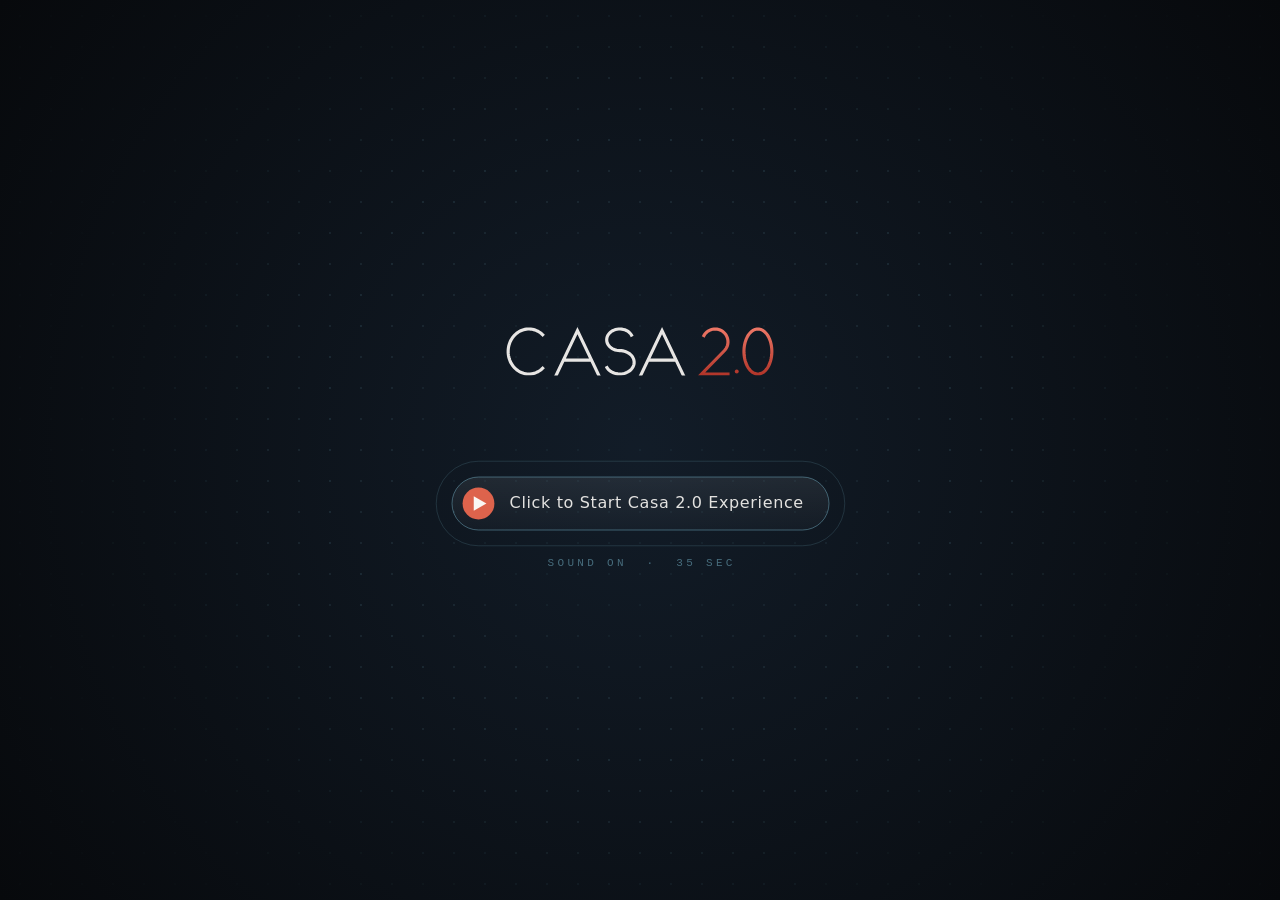
<file: motion/index.html>
<!DOCTYPE html>
<html lang="en">
<head>
<meta charset="UTF-8">
<meta name="viewport" content="width=device-width, initial-scale=1, viewport-fit=cover">
<meta name="theme-color" content="#07090C">
<meta name="description" content="Casa 2.0 — Building the Digital Home. A 35-second generative motion film drawn and scored entirely in code.">
<title>Casa 2.0 — Your Digital Home. Upgraded.</title>
<style>
  html, body { margin: 0; height: 100%; background: #07090C; overflow: hidden; }
  body { cursor: pointer; user-select: none; -webkit-user-select: none; -webkit-tap-highlight-color: transparent; }
  #stage { position: fixed; inset: 0; width: 100%; height: 100%; display: block; }
  .sr-only { position: absolute; width: 1px; height: 1px; padding: 0; margin: -1px; overflow: hidden; clip: rect(0 0 0 0); white-space: nowrap; border: 0; }
</style>
</head>
<body>
<canvas id="stage" role="img" aria-label="Casa 2.0 — Your Digital Home. Upgraded. A 35-second generative motion film."></canvas>
<button id="start" class="sr-only" type="button">Click to Start Casa 2.0 Experience</button>
<script>
(() => {
"use strict";

/* =====================================================================
   CASA 2.0 — "Building the Digital Home"
   35 s procedural film · Canvas 2D + Web Audio · zero external assets
   Palette from the Casa 2.0 site: navy-teal #326273 / #4A8FA3,
   navy #1A2A3C, ink #0E1116, paper #FAF7F4, coral #E8674F, red #C0392B
   ===================================================================== */

// ------------------------------------------------------------------ math
const TAU = Math.PI * 2, D2R = Math.PI / 180;
const clamp = (v, a = 0, b = 1) => (v < a ? a : v > b ? b : v);
const lerp = (a, b, t) => a + (b - a) * t;
const inv = (a, b, v) => clamp((v - a) / (b - a));
const smooth = t => t * t * (3 - 2 * t);
const E = {
  inQuad: t => t * t,
  inCubic: t => t * t * t,
  outCubic: t => 1 - (1 - t) ** 3,
  outQuart: t => 1 - (1 - t) ** 4,
  inOutCubic: t => (t < 0.5 ? 4 * t * t * t : 1 - (-2 * t + 2) ** 3 / 2),
  inOutSine: t => -(Math.cos(Math.PI * t) - 1) / 2,
  outBack: t => 1 + 2.70158 * (t - 1) ** 3 + 1.70158 * (t - 1) ** 2,
};
// 0 before a · rises to 1 at b · holds · falls to 0 at d
const env = (t, a, b, c, d) => smooth(inv(a, b, t)) * (1 - smooth(inv(c, d, t)));

function rng(seed) {
  let a = seed >>> 0;
  return () => {
    a = (a + 0x6D2B79F5) >>> 0;
    let t = a;
    t = Math.imul(t ^ (t >>> 15), t | 1);
    t ^= t + Math.imul(t ^ (t >>> 7), t | 61);
    return ((t ^ (t >>> 14)) >>> 0) / 4294967296;
  };
}
const hash = (a, b = 0) => {
  let h = (Math.imul(a | 0, 374761393) + Math.imul(b | 0, 668265263)) | 0;
  h = Math.imul(h ^ (h >>> 13), 1274126177);
  return ((h ^ (h >>> 16)) >>> 0) / 4294967296;
};

// ---------------------------------------------------------------- colour
const COL = {
  ink:    [7, 9, 12],
  ink2:   [14, 17, 22],
  navy:   [26, 42, 60],
  teal:   [50, 98, 115],
  tealL:  [74, 143, 163],
  glow:   [126, 192, 214],   // luminous tint of the brand teal
  paper:  [250, 247, 244],
  coral:  [232, 103, 79],
  coralL: [255, 126, 107],
  red:    [192, 57, 43],
};
const rgba = (c, a) => `rgba(${c[0] | 0},${c[1] | 0},${c[2] | 0},${a <= 0 ? 0 : a >= 1 ? 1 : a.toFixed(3)})`;
const mixC = (a, b, t) => [a[0] + (b[0] - a[0]) * t, a[1] + (b[1] - a[1]) * t, a[2] + (b[2] - a[2]) * t];

// ---------------------------------------------------------------- canvas
const cvs = document.getElementById('stage');
const ctx = cvs.getContext('2d', { alpha: false });
const layer = document.createElement('canvas');          // emissive scene layer (bloomed)
const lctx = layer.getContext('2d');
const bl = [0, 1].map(() => document.createElement('canvas'));      // bloom: 1/4 and 1/8 res
const blc = bl.map(c => c.getContext('2d'));
const HAS_FILTER = typeof blc[0].filter === 'string';
let W = 1, H = 1, DPR = 1, U = 1, CX = 0, CY = 0, DIAG = 1;

const DUR = 35.0;
const FONT_SANS = '"Helvetica Neue", "Segoe UI", system-ui, -apple-system, Roboto, Arial, sans-serif';
const FONT_MONO = 'ui-monospace, "SF Mono", SFMono-Regular, Menlo, Consolas, "Roboto Mono", "Liberation Mono", monospace';

// glow sprites (procedural radial gradients)
function makeSprite(col) {
  const s = document.createElement('canvas'); s.width = s.height = 64;
  const g = s.getContext('2d'), gr = g.createRadialGradient(32, 32, 0, 32, 32, 32);
  gr.addColorStop(0, rgba(col, 1)); gr.addColorStop(0.16, rgba(col, 0.6));
  gr.addColorStop(0.42, rgba(col, 0.14)); gr.addColorStop(1, rgba(col, 0));
  g.fillStyle = gr; g.fillRect(0, 0, 64, 64);
  return s;
}
const SPR = { glow: makeSprite(COL.glow), paper: makeSprite(COL.paper), coral: makeSprite(COL.coralL) };
const SPR_BY = [SPR.glow, SPR.coral, SPR.paper];
const COL_BY = [COL.glow, COL.coralL, COL.paper];
function glowAt(c, spr, x, y, r, a) {
  if (a <= 0.003 || r <= 0.3) return;
  c.globalAlpha = a > 1 ? 1 : a;
  c.drawImage(spr, x - r, y - r, r * 2, r * 2);
  c.globalAlpha = 1;
}

// film grain tile
const grainTile = document.createElement('canvas');
grainTile.width = grainTile.height = 128;
{
  const g = grainTile.getContext('2d'), id = g.createImageData(128, 128), r = rng(3);
  for (let i = 0; i < id.data.length; i += 4) {
    const v = (128 + (r() - 0.5) * 230) | 0;
    id.data[i] = id.data[i + 1] = id.data[i + 2] = v; id.data[i + 3] = 255;
  }
  g.putImageData(id, 0, 0);
}
let grainPat = null;

// letter-spaced text (returns width)
function track(c, s, x, y, sp, align) {
  let w = 0;
  for (const ch of s) w += c.measureText(ch).width + sp;
  w -= sp;
  let px = align === 'right' ? x - w : align === 'center' ? x - w / 2 : x;
  for (const ch of s) { c.fillText(ch, px, y); px += c.measureText(ch).width + sp; }
  return w;
}
function trackWidth(c, s, sp) { let w = 0; for (const ch of s) w += c.measureText(ch).width + sp; return w - sp; }

// =====================================================================
//  SCENE DATA — everything is a pure function of film time t
// =====================================================================

// ------------------------------------------------ blueprint grid (0–5 s)
const N = 12;                                   // grid spans -N..N world units
const LINE_T0 = 0.35, LINE_STEP = 0.12, LINE_DUR = 1.7;
const lineStart = k => LINE_T0 + Math.abs(k) * LINE_STEP;
const reachTime = (k, d) => lineStart(k) + (1 - Math.cbrt(Math.max(0, 1 - d / N))) * LINE_DUR;
const nodes = [];
{
  const r = rng(7);
  for (let i = -N; i <= N; i++) for (let j = -N; j <= N; j++) {
    // a node lights when both of its lines have been drawn through it
    const tl = Math.max(reachTime(j, Math.abs(i)), reachTime(i, Math.abs(j))) + r() * 0.12;
    const major = i % 4 === 0 && j % 4 === 0;
    nodes.push({ i, j, tl, major, active: (i === 0 && j === 0) || r() < 0.16, ph: r() * TAU });
  }
}

// --------------------------------------------- blocks: plan → ecosystem
// plan:  [x0, z0, w, d, h] on the grid        (the "strategic plan")
// eco:   [x, yBottom, z, w, h, d, rot]         (the floating ecosystem)
// tier:  0 base ring · 1 cross · 2 crown       accent: 0 teal · 1 coral · 2 paper
const BLOCKS = [
  // the plan's central 2×2 becomes the heart of the stack; the rest become an exploded axonometric
  ['N',  [-1, -1, 2, 2, 3.2], [0, 2.46, 0, 1.0, 1.0, 1.0, 0], 1, 1],          // core
  ['A',  [ 1, -1, 2, 1, 1.2], [1.0, 0.84, -0.4, 0.8, 0.9, 2.0, 0], 0, 1],     // pinwheel
  ['B',  [-1,  1, 1, 2, 1.8], [-1.0, 0.84, 0.4, 0.8, 0.9, 2.0, 0], 0, 0],
  ['C',  [-3,  0, 2, 1, 1.0], [-0.4, 0.84, -1.0, 2.0, 0.6, 0.8, 0], 0, 0],
  ['D',  [ 0, -3, 1, 2, 2.2], [0.4, 0.84, 1.0, 2.0, 0.6, 0.8, 0], 0, 0],
  ['c1', [ 2,  1, 1, 1, 0.6], [2.2, 1.5, 2.0, 0.42, 0.42, 0.42, 0.5], 0, 2],  // satellites
  ['c2', [-3, -2, 1, 1, 1.4], [-2.2, 2.1, -1.9, 0.38, 0.38, 0.38, 0.9], 0, 1],
  ['E',  [-4,  2, 3, 1, 0.5], [0, 0.7, 0, 3.6, 0.14, 3.6, 0], 0, 0],          // ground slab
  ['F',  [ 1,  1, 1, 3, 0.8], [0, 4.05, 0, 0.5, 0.28, 3.3, 0], 1, 1],         // cross bars
  ['G',  [ 3, -2, 1, 1, 2.0], [0.95, 2.46, 0.95, 0.5, 0.5, 0.5, 0], 1, 0],
  ['H',  [-2, -4, 1, 1, 1.6], [-0.95, 2.46, -0.95, 0.5, 0.75, 0.5, 0], 1, 0],
  ['I',  [ 2, -4, 1, 1, 0.9], [0.9, 6.3, -0.7, 0.34, 0.34, 0.34, 0.6], 2, 2],
  ['J',  [ 1, -3, 2, 1, 0.4], [0, 2.34, 0, 2.6, 0.12, 2.6, 0], 1, 0],         // mid slab
  ['K',  [ 0,  3, 1, 1, 2.6], [0, 5.14, 0, 0.36, 1.7, 0.36, 0.785], 2, 2],   // spire
  ['L',  [-4, -1, 1, 1, 0.7], [0, 5.02, 0, 1.5, 0.12, 1.5, 0.785], 2, 0],    // crown slab
  ['M',  [ 3,  0, 1, 1, 1.1], [0, 3.75, 0, 3.3, 0.28, 0.5, 0], 1, 0],
];
const blocks = BLOCKS.map(([id, p, e, tier, acc], i) => ({
  id, i, tier, acc,
  px: p[0] + p[2] / 2, pz: p[1] + p[3] / 2, pw: p[2], pd: p[3], ph: p[4],
  ex: e[0], ey: e[1], ez: e[2], ew: e[3], eh: e[4], ed: e[5], er: e[6],
  ord: 0, ord2: 0, bob: hash(i, 3) * TAU, hatch: hash(i, 5) < 0.5,
  st: { x: 0, y: 0, z: 0, w: 0, h: 0, d: 0, r: 0 }, depth: 0,
}));
[...blocks].sort((a, b) => Math.hypot(a.px, a.pz) - Math.hypot(b.px, b.pz)).forEach((b, k) => (b.ord = k));
[...blocks].sort((a, b) => a.tier - b.tier || a.ord - b.ord).forEach((b, k) => (b.ord2 = k));
const TIER_SPIN = [0.14, -0.2, 0.28];
const ECO_CY = 3.7;                              // centre of the floating structure
const planStart = b => 2.3 + b.ord * 0.11;
const extrudeStart = b => 7.9 + b.ord * 0.17;
const traceStart = b => extrudeStart(b) - 0.85;
const reorgStart = b => 12.0 + b.ord2 * 0.075;
const REORG_DUR = 2.4;
const condense = t => E.inCubic(inv(20.3, 27.85, t));
const spinAngle = t => { const u = inv(20.0, 27.85, t); return 9.0 * 7.85 * u ** 4 / 4; };   // ω: 0 → 9 rad/s

function blockState(b, t, o) {
  const ex = E.outQuart(inv(extrudeStart(b), extrudeStart(b) + 1.1, t));
  let x = b.px, y = 0, z = b.pz, w = b.pw, h = Math.max(0.001, b.ph * ex), d = b.pd, r = 0;
  const ru = inv(reorgStart(b), reorgStart(b) + REORG_DUR, t);
  if (ru > 0) {                                  // lift into the floating ecosystem
    const ta = TIER_SPIN[b.tier] * Math.max(0, t - 12.0);
    const ca = Math.cos(ta), sa = Math.sin(ta);
    const tx = b.ex * ca - b.ez * sa, tz = b.ex * sa + b.ez * ca;
    const ty = b.ey + 0.1 * Math.sin(t * 1.15 + b.bob) * smooth(inv(12.5, 15.5, t));
    const m = E.inOutCubic(ru), my = E.outCubic(clamp(ru * 1.3));
    x = lerp(x, tx, m); z = lerp(z, tz, m); y = lerp(0, ty, my);
    w = lerp(w, b.ew, m); h = lerp(h, b.eh, m); d = lerp(d, b.ed, m);
    r = lerp(0, b.er + ta, m);
  }
  if (t > 20.0) {                                // launch: spin + condense into the core
    const c = condense(t), sp = spinAngle(t), cs = Math.cos(sp), sn = Math.sin(sp);
    const f = 1 - 0.95 * c, rx = x * f, rz = z * f;
    const ny = ECO_CY + (y + h / 2 - ECO_CY) * f;
    x = rx * cs - rz * sn; z = rx * sn + rz * cs;
    const sf = 1 - 0.88 * c;
    w *= sf; h *= sf; d *= sf;
    y = ny - h / 2; r += sp;
  }
  o.x = x; o.y = y; o.z = z; o.w = w; o.h = h; o.d = d; o.r = r;
  return o;
}

// ------------------------------------------------ orbitals (UI / UX)
const RINGS = [
  { R: 3.5, ax: 0.38, az: 0.12, w: 0.52, n: 6 },
  { R: 4.3, ax: -0.24, az: 0.40, w: -0.36, n: 8 },
  { R: 3.0, ax: 0.98, az: -0.22, w: 0.70, n: 5 },
  { R: 4.9, ax: 0.10, az: -0.14, w: 0.24, n: 9 },
  { R: 3.3, ax: -1.08, az: 0.58, w: -0.58, n: 4 },
].map((g, k) => ({
  ...g, cx: Math.cos(g.ax), sx: Math.sin(g.ax), cz: Math.cos(g.az), sz: Math.sin(g.az),
  parts: Array.from({ length: g.n }, (_, i) => ({
    th: (i / g.n) * TAU + hash(k, i) * 0.5,
    type: Math.floor(hash(i, k + 9) * 4),
    size: 0.8 + hash(k + 3, i) * 0.6,
    ph: hash(k + 5, i) * TAU,
  })),
}));
const ringAngle = (g, t) => { const u = inv(20.0, 27.85, t); return g.w * Math.max(0, t - 12) + g.w * 10 * 7.85 * u ** 4 / 4; };
const ringRadius = (g, t) => g.R * (1 - 0.93 * condense(t)) * lerp(1.3, 1, E.outCubic(inv(12.6, 15.6, t)));
function ringPoint(g, R, th, o) {
  const x = R * Math.cos(th), z0 = R * Math.sin(th);
  const y1 = -z0 * g.sx, z1 = z0 * g.cx;
  o.x = x * g.cz - y1 * g.sz; o.y = ECO_CY + x * g.sz + y1 * g.cz; o.z = z1;
  return o;
}
// user interactions: beams from orbiting UI elements to the structure
const BEAMS = [];
{
  const r = rng(31);
  for (let t = 15.0; t < 20.2; t += 0.3 + r() * 0.32)
    BEAMS.push({ t, g: Math.floor(r() * RINGS.length), p: r(), b: Math.floor(r() * blocks.length), col: r() < 0.5 ? 1 : 0 });
}

// ------------------------------------------------ launch: inflow + burst
const INFLOW = [];
{
  const r = rng(57);
  for (let i = 0; i < 280; i++) {
    const u = Math.pow(r(), 0.55);
    const ts = 20.4 + u * 7.1;
    let dur = lerp(1.35, 0.5, u) * (0.8 + r() * 0.4);
    if (ts + dur > 27.85) dur = Math.max(0.2, 27.85 - ts);
    INFLOW.push({ ts, dur, a: r() * TAU, R0: 0.5 + r() * 0.35, col: r() < 0.6 ? 0 : r() < 0.6 ? 1 : 2, w: 0.6 + r() * 1.2 });
  }
}
const BOOM = 28.0;
const BURST = [];
{
  const r = rng(99);
  for (let i = 0; i < 1800; i++) {
    const dust = i < 1150;
    const a = r() * TAU;
    BURST.push({
      dust, a, ca: Math.cos(a), sa: Math.sin(a),
      rf: dust ? 0.05 + Math.pow(r(), 0.8) * 0.37 : 0.48 + r() * 0.5,
      dur: dust ? 1.0 + r() * 0.8 : 0.9 + r() * 0.7,
      col: r() < 0.5 ? 0 : r() < 0.55 ? 1 : 2,
      flat: r() < 0.5 ? 0.62 + r() * 0.3 : 1,
      size: 0.6 + r() * 1.4, dx: r() - 0.5, dy: r() - 0.5, ph: r() * TAU, tw: 0.6 + r() * 2.2,
      tgt: -1,
    });
  }
}
function burstPos(p, t, o) {
  const T = Math.max(0, t - BOOM), u = clamp(T / p.dur), e = 1 - (1 - u) ** 4;
  const R = p.rf * DIAG * e, drift = U * 0.014 * T, wob = U * 0.004 * clamp(T);
  o.x = CX + p.ca * R + p.dx * drift + Math.sin(t * 0.9 + p.ph) * wob;
  o.y = CY + p.sa * R * p.flat + p.dy * drift + Math.cos(t * 0.7 + p.ph) * wob;
  o.v = p.rf * DIAG * 4 * (1 - u) ** 3 / p.dur;
  return o;
}

// =====================================================================
//  CODE-DRAWN TYPE — a geometric monoline face built from lines + arcs
//  units: cap height = 1, y up · segments: ['L',x0,y0,x1,y1] | ['E',cx,cy,rx,ry,a0°,a1°]
// =====================================================================
const GLYPH = {
  C: { w: 0.92, s: [[['E', 0.46, 0.5, 0.46, 0.5, 44, 316]]], g: [[0.46, 0.5, 0.46, 0.5]] },
  A: { w: 0.92, s: [[['L', -0.0286, -0.06, 0.46, 0.965], ['L', 0.46, 0.965, 0.9486, -0.06]], [['L', 0.1478, 0.31, 0.7722, 0.31]]], g: [] },
  S: { w: 0.64, s: [[['E', 0.32, 0.76, 0.29, 0.24, 18, 270], ['E', 0.32, 0.26, 0.32, 0.26, 90, -160]]], g: [[0.32, 0.76, 0.29, 0.24], [0.32, 0.26, 0.32, 0.26]] },
  '.': { w: 0.12, dot: [0.06, 0.05] },
  '0': { w: 0.62, s: [[['E', 0.31, 0.5, 0.31, 0.5, 90, 450]]], g: [[0.31, 0.5, 0.31, 0.5]], closed: true },
};
{ // "2": top bowl + a diagonal that leaves the bowl exactly on its tangent
  const cx = 0.30, cy = 0.715, r = 0.285, bx = 0, by = 0;
  const base = Math.atan2(cy - by, cx - bx), off = Math.asin(r / Math.hypot(cx - bx, cy - by));
  const la = base - off, aT = Math.atan2(-Math.cos(la), Math.sin(la));
  const tx = cx + r * Math.cos(aT), ty = cy + r * Math.sin(aT);
  GLYPH['2'] = { w: 0.62, s: [[['E', cx, cy, r, r, 158, aT / D2R], ['L', tx, ty, bx, by], ['L', bx, by, 0.62, 0]]], g: [[cx, cy, r, r]] };
}
const TRACK = 0.16, SPACE = 0.42, KERN = { '2.': 0.1, '.0': 0.1 };

// polyline (px, y down) from segments
function buildStroke(segs, S, ox, closed) {
  const pts = [];
  const push = (x, y) => {
    const px = ox + x * S, py = -y * S, n = pts.length;
    if (n && Math.abs(pts[n - 2] - px) < 0.01 && Math.abs(pts[n - 1] - py) < 0.01) return;
    pts.push(px, py);
  };
  for (const sg of segs) {
    if (sg[0] === 'L') { push(sg[1], sg[2]); push(sg[3], sg[4]); continue; }
    const [, cx, cy, rx, ry, a0, a1] = sg;
    const span = Math.abs(a1 - a0) * D2R, n = Math.max(8, Math.ceil(span * Math.max(rx, ry) * S / 1.6));
    for (let i = 0; i <= n; i++) { const a = (a0 + (a1 - a0) * (i / n)) * D2R; push(cx + rx * Math.cos(a), cy + ry * Math.sin(a)); }
  }
  const P = new Float32Array(pts), cnt = P.length / 2, cum = new Float32Array(cnt);
  for (let i = 1; i < cnt; i++) cum[i] = cum[i - 1] + Math.hypot(P[2 * i] - P[2 * i - 2], P[2 * i + 1] - P[2 * i - 1]);
  return { pts: P, cum, len: cum[cnt - 1], closed: !!closed };
}
function strokeAt(st, d, o) {                      // point at arclength d
  const c = st.cum, p = st.pts;
  if (d <= 0) { o.x = p[0]; o.y = p[1]; return o; }
  let lo = 0, hi = c.length - 1;
  if (d >= c[hi]) { o.x = p[2 * hi]; o.y = p[2 * hi + 1]; return o; }
  while (hi - lo > 1) { const m = (lo + hi) >> 1; if (c[m] < d) lo = m; else hi = m; }
  const f = (d - c[lo]) / (c[hi] - c[lo] || 1);
  o.x = lerp(p[2 * lo], p[2 * hi], f); o.y = lerp(p[2 * lo + 1], p[2 * hi + 1], f);
  return o;
}
function tracePartial(c, st, len, ox, oy) {      // path of the first `len` px
  const p = st.pts, cum = st.cum;
  c.moveTo(ox + p[0], oy + p[1]);
  for (let i = 1; i < cum.length; i++) {
    if (cum[i] <= len) { c.lineTo(ox + p[2 * i], oy + p[2 * i + 1]); continue; }
    const f = (len - cum[i - 1]) / (cum[i] - cum[i - 1] || 1);
    c.lineTo(ox + lerp(p[2 * i - 2], p[2 * i], f), oy + lerp(p[2 * i - 1], p[2 * i + 1], f));
    return;
  }
  if (st.closed && len >= st.len - 0.01) c.closePath();
}
function buildWord(text, S) {
  const word = { S, glyphs: [], width: 0 };
  let x = 0, prev = null;
  for (const ch of text) {
    if (ch === ' ') { x += SPACE; prev = null; continue; }
    if (prev) x += KERN[prev + ch] ?? TRACK;
    const gd = GLYPH[ch], g = { ch, x: x * S, strokes: [], len: 0, dot: null, guides: [] };
    if (gd.dot) g.dot = { x: (x + gd.dot[0]) * S, y: -gd.dot[1] * S };
    else {
      g.strokes = gd.s.map(sg => buildStroke(sg, S, x * S, gd.closed));
      g.len = g.strokes.reduce((a, s) => a + s.len, 0);
      g.guides = gd.g.map(([cx, cy, rx, ry]) => ({ x: (x + cx) * S, y: -cy * S, rx: rx * S, ry: ry * S }));
    }
    word.glyphs.push(g);
    x += gd.w; prev = ch;
  }
  word.width = x * S;
  return word;
}
function glyphPoint(g, d, o) {                    // point at arclength d across a glyph's strokes
  for (const st of g.strokes) { if (d <= st.len) return strokeAt(st, d, o); d -= st.len; }
  const st = g.strokes[g.strokes.length - 1];
  return strokeAt(st, st.len, o);
}

// ------------------------------------------------ title layout & timing
const TITLE_T0 = 29.45, GLYPH_STAGGER = 0.12, GLYPH_DUR = 0.78, TRAVEL = 1.0;
const SUB_TEXT = 'Your Digital Home. Upgraded.';
const SUB_SPLIT = SUB_TEXT.indexOf('Upgraded');
const SUB_T0 = 31.2;
const SUB_TIMES = [];
{
  let tt = SUB_T0;
  for (let k = 0; k < SUB_TEXT.length; k++) {
    if (k === SUB_SPLIT) tt += 0.2;                  // a breath before the payoff word
    SUB_TIMES.push(tt);
    tt += (SUB_TEXT[k] === ' ' ? 0.028 : 0.042) + (hash(k, 11) - 0.5) * 0.02;
  }
}
const GLINT_T0 = 32.75;
let TT = null;

function layoutTitle() {
  const portrait = H > W * 1.1;
  const S = Math.min(W * (portrait ? 0.84 : 0.64) / 5.86, H * (portrait ? 0.11 : 0.17));
  const word = buildWord('CASA 2.0', S);
  const ox = CX - word.width / 2, base = Math.round(CY - 0.05 * S);
  word.glyphs.forEach((g, k) => { g.t0 = TITLE_T0 + k * GLYPH_STAGGER; g.dur = g.dot ? 0.22 : GLYPH_DUR; g.coral = k >= 4; });
  // particle targets distributed along the strokes, in drawing order
  const total = word.glyphs.reduce((a, g) => a + g.len, 0);
  const NP = Math.round(clamp(total / (2.6 * DPR), 320, 1100));
  const targets = [], o = { x: 0, y: 0 }, r = rng(5);
  for (const g of word.glyphs) {
    if (g.dot) {
      for (let k = 0; k < 14; k++) {
        const a = r() * TAU, rr = r() * S * 0.035;
        targets.push({ x: ox + g.dot.x + Math.cos(a) * rr, y: base + g.dot.y + Math.sin(a) * rr, ta: g.t0 + (k / 14) * g.dur, coral: true });
      }
      continue;
    }
    const n = Math.max(6, Math.round(NP * g.len / total));
    for (let k = 0; k < n; k++) {
      const f = (k + r()) / n;
      glyphPoint(g, f * g.len, o);
      targets.push({ x: ox + o.x, y: base + o.y, ta: g.t0 + f * g.dur, coral: g.coral });
    }
  }
  // match dust → targets by angle so the gathering never crosses itself
  const tcx = CX, tcy = base - S * 0.5;
  targets.forEach(tg => (tg.ang = Math.atan2(tg.y - tcy, tg.x - tcx)));
  const tSorted = targets.map((tg, i) => i).sort((a, b) => targets[a].ang - targets[b].ang);
  const dust = BURST.filter(p => p.dust).sort((a, b) => Math.atan2(a.sa * a.flat, a.ca) - Math.atan2(b.sa * b.flat, b.ca));
  BURST.forEach(p => (p.tgt = -1));
  tSorted.forEach((ti, k) => { dust[Math.floor(k * dust.length / tSorted.length)].tgt = ti; });
  // subtitle metrics
  const subSize = Math.max(Math.round(S * 0.235), Math.round(13 * DPR));
  const subFont = `300 ${subSize}px ${FONT_SANS}`;
  ctx.font = subFont;
  const subSp = subSize * 0.035;
  const subW = [...SUB_TEXT].map(ch => ctx.measureText(ch).width);
  const subTotal = subW.reduce((a, w) => a + w + subSp, -subSp);
  const subBase = Math.round(base + S * 0.72);
  const urlSize = Math.max(Math.round(S * 0.08), Math.round(10 * DPR));
  TT = { S, word, ox, base, lw: Math.max(1.5 * DPR, S * 0.062), targets, subSize, subFont, subSp, subW, subTotal, subBase,
    urlSize, urlBase: Math.round(subBase + Math.max(S * 0.5, subSize * 2.2)) };
}
// =====================================================================
//  CAMERA — one continuous move: plan view → isometric → orbit → push-in
// =====================================================================
const cam = { yaw: 0, el: Math.PI / 2, k: 1, D: 46, ox: 0, oy: 0, cyw: 1, syw: 0, cel: 0, sel: 1, ty: 0, bx: 0, by: 0, zx: 0, zy: 0, s0: 1 };
function updateCamera(t) {
  const tilt = E.inOutCubic(inv(5.0, 8.2, t));
  let el = lerp(Math.PI / 2, 0.6, tilt);                        // 90° → ~34°
  el = lerp(el, 0.44, E.inOutSine(inv(12.0, 16.5, t)));         // lower, to read the floating tiers
  el = lerp(el, 0.52, E.inOutSine(inv(20.0, 26.5, t)));
  // yaw: still and precise while drafting, then one continuous move into a slow orbit
  const OW = 0.085, oa = 6.0, ob = 9.0;
  const orbit = t < oa ? 0 : t < ob ? OW * (t - oa) ** 2 / (2 * (ob - oa)) : OW * ((ob - oa) / 2 + (t - ob));
  const yaw = 0.62 * E.inOutCubic(inv(3.2, 8.2, t)) + orbit;
  let zoom = lerp(1.12, 1.0, E.outCubic(inv(0, 5, t)));
  zoom *= lerp(1, 0.92, tilt);
  zoom *= lerp(1, 1.08, E.inOutCubic(inv(11.6, 15.6, t)));
  zoom *= lerp(1, 1.45, E.inCubic(inv(20.0, 27.85, t)));
  cam.ty = lerp(lerp(0, 0.9, E.inOutCubic(inv(8.0, 11.5, t))), ECO_CY, E.inOutCubic(inv(11.8, 15.4, t)));
  cam.yaw = yaw; cam.el = el;
  cam.k = U * 0.088 * zoom;
  cam.cyw = Math.cos(yaw); cam.syw = Math.sin(yaw); cam.cel = Math.cos(el); cam.sel = Math.sin(el);
  const sh = t < 27.85 ? inv(24.5, 27.85, t) ** 2 * U * 0.0035 : 0;
  cam.ox = CX + sh * Math.sin(t * 91.7); cam.oy = CY + sh * Math.cos(t * 77.3);
  // screen-space basis of the ground plane at the origin (for small ground-aligned marks)
  P3(0, 0, 0, PA); const x0 = PA.x, y0 = PA.y; cam.s0 = PA.s;
  P3(1, 0, 0, PA); cam.bx = PA.x - x0; cam.by = PA.y - y0;
  P3(0, 0, 1, PA); cam.zx = PA.x - x0; cam.zy = PA.y - y0;
}
// world → camera space + screen (writes into o)
function P3(x, y, z, o) {
  y -= cam.ty;
  const x1 = x * cam.cyw - z * cam.syw, z1 = x * cam.syw + z * cam.cyw;
  const y2 = y * cam.cel + z1 * cam.sel, z2 = -y * cam.sel + z1 * cam.cel;
  const s = cam.D / Math.max(cam.D + z2, 0.5);
  o.cx = x1; o.cy = y2; o.cz = z2; o.s = s;
  o.x = cam.ox + x1 * cam.k * s; o.y = cam.oy - y2 * cam.k * s;
  return o;
}
const mkP = () => ({ x: 0, y: 0, s: 1, cx: 0, cy: 0, cz: 0 });
const PA = mkP(), PB = mkP(), PC = mkP(), GP = { x: 0, y: 0, z: 0 };

// =====================================================================
//  BACKGROUND
// =====================================================================
function blob(c, x, y, r, col, a) {
  if (a <= 0.002 || r <= 1) return;
  const g = c.createRadialGradient(x, y, 0, x, y, r);
  g.addColorStop(0, rgba(col, a)); g.addColorStop(1, rgba(col, 0));
  c.fillStyle = g; c.fillRect(x - r, y - r, r * 2, r * 2);
}
function drawBackground(c, t) {
  c.globalCompositeOperation = 'source-over'; c.globalAlpha = 1;
  c.fillStyle = '#07090C'; c.fillRect(0, 0, W, H);
  const g = c.createRadialGradient(CX, CY, 0, CX, CY, DIAG * 0.62);
  g.addColorStop(0, rgba(COL.navy, 0.42 + 0.08 * Math.sin(t * 0.6)));
  g.addColorStop(0.55, rgba(COL.ink2, 0.35)); g.addColorStop(1, 'rgba(7,9,12,0)');
  c.fillStyle = g; c.fillRect(0, 0, W, H);
  const au = env(t, 12.5, 16, 24, 27.8);                        // ecosystem aurora
  if (au > 0) {
    blob(c, CX - W * 0.26 + Math.sin(t * 0.21) * W * 0.05, CY - H * 0.16, DIAG * 0.36, COL.teal, 0.24 * au);
    blob(c, CX + W * 0.28, CY + H * 0.2 + Math.cos(t * 0.17) * H * 0.05, DIAG * 0.3, COL.coral, 0.09 * au);
  }
  const ch = env(t, 21, 26.5, 27.6, 27.95);                     // charge: the room darkens
  if (ch > 0) { c.fillStyle = rgba(COL.ink, 0.55 * ch); c.fillRect(0, 0, W, H); }
  const tb = env(t, 28.3, 30.5, 34.0, 35);                      // title backlight
  if (tb > 0) blob(c, CX, CY - U * 0.06, DIAG * 0.42, COL.navy, 0.55 * tb);
}

// =====================================================================
//  PHASE 1 — THE BLUEPRINT
// =====================================================================
function warp(x, z, w, o) {                                      // gravity well for the launch
  if (w <= 0) { o.x = x; o.y = 0; o.z = z; return o; }
  const r = Math.hypot(x, z), a = Math.atan2(z, x);
  const sw = w * 2.8 * Math.exp(-r / 7.5), rr = r * (1 - 0.6 * w * Math.exp(-r / 11));
  o.x = rr * Math.cos(a + sw); o.z = rr * Math.sin(a + sw); o.y = -w * 3.4 * Math.exp(-r * r / 40);
  return o;
}
const gridAlpha = t => (1 - 0.6 * smooth(inv(12.0, 14.5, t))) * (1 - smooth(inv(24.5, 27.6, t)));
const gridWarp = t => E.inCubic(inv(20.5, 27.8, t));

function drawGrid(c, t) {
  const ga = gridAlpha(t); if (ga <= 0.002 || t < LINE_T0) return;
  const w = gridWarp(t);
  c.globalCompositeOperation = 'lighter'; c.lineCap = 'round';
  const tips = [];
  for (let o = 0; o < 2; o++) for (let k = -N; k <= N; k++) {
    const L = N * E.outCubic(inv(lineStart(k), lineStart(k) + LINE_DUR, t));
    if (L <= 0.01) continue;
    const major = k % 4 === 0, axis = k === 0;
    const a = (axis ? 0.5 : major ? 0.3 : 0.13) * ga * (1 - 0.55 * (Math.abs(k) / N) ** 2);
    const steps = Math.max(2, Math.ceil(L * (w > 0 ? 3 : 1)));
    let sx = 0, sy = 0;
    c.beginPath();
    for (let i = 0; i <= steps; i++) {
      const u = -L + (2 * L * i) / steps;
      warp(o === 0 ? u : k, o === 0 ? k : u, w, GP); P3(GP.x, GP.y, GP.z, PA);
      if (i === 0) { c.moveTo(PA.x, PA.y); sx = PA.x; sy = PA.y; } else c.lineTo(PA.x, PA.y);
    }
    const fe = smooth(inv(0.55, 1.0, L / N)), col = major ? COL.glow : COL.tealL;
    const gr = c.createLinearGradient(sx, sy, PA.x, PA.y);
    gr.addColorStop(0, rgba(col, a * (1 - fe) * 0.9)); gr.addColorStop(0.5, rgba(col, a)); gr.addColorStop(1, rgba(col, a * (1 - fe) * 0.9));
    c.strokeStyle = gr; c.lineWidth = (major ? 1.25 : 1) * DPR; c.stroke();
    if (L < N * 0.995) tips.push(sx, sy, PA.x, PA.y, (1 - L / N) * (major ? 1 : 0.6) * ga);
  }
  for (let i = 0; i < tips.length; i += 5) {                   // the drafting pen tips
    const r = 5 * DPR;
    glowAt(c, SPR.glow, tips[i], tips[i + 1], r, tips[i + 4]); glowAt(c, SPR.glow, tips[i + 2], tips[i + 3], r, tips[i + 4]);
  }
}

function drawNodes(c, t) {
  const ga = gridAlpha(t); if (ga <= 0.002 || t < LINE_T0) return;
  const w = gridWarp(t);
  c.globalCompositeOperation = 'lighter'; c.lineCap = 'butt';
  const dimA = new Path2D(), dimB = new Path2D(), flashes = [];
  for (const n of nodes) {
    if (t < n.tl) continue;
    warp(n.i, n.j, w, GP); P3(GP.x, GP.y, GP.z, PA);
    if (PA.x < -40 || PA.x > W + 40 || PA.y < -40 || PA.y > H + 40) continue;
    const arm = (n.major ? 0.13 : 0.075) * PA.s / cam.s0;
    const ax = cam.bx * arm, ay = cam.by * arm, zx = cam.zx * arm, zy = cam.zy * arm;
    const p = n.major || n.active ? dimB : dimA;
    p.moveTo(PA.x - ax, PA.y - ay); p.lineTo(PA.x + ax, PA.y + ay);
    p.moveTo(PA.x - zx, PA.y - zy); p.lineTo(PA.x + zx, PA.y + zy);
    const dt = t - n.tl;
    if (dt < 0.8 || n.active) flashes.push(PA.x, PA.y, dt, n.active ? 1 : 0, n.ph, n.major ? 1 : 0);
  }
  c.lineWidth = DPR; c.strokeStyle = rgba(COL.tealL, 0.38 * ga); c.stroke(dimA);
  c.lineWidth = 1.2 * DPR; c.strokeStyle = rgba(COL.glow, 0.62 * ga); c.stroke(dimB);
  const R = cam.k * 0.075;
  for (let i = 0; i < flashes.length; i += 6) {
    const x = flashes[i], y = flashes[i + 1], dt = flashes[i + 2], act = flashes[i + 3];
    const fl = dt < 0.8 ? (1 - dt / 0.8) ** 2 : 0;
    const tw = act ? (0.3 + 0.25 * Math.sin(t * 2.2 + flashes[i + 4])) * smooth(clamp(dt / 0.6)) : 0;
    glowAt(c, SPR.glow, x, y, R * (1 + fl * 0.9), (fl * 0.75 + tw) * ga);
    if (act && flashes[i + 5]) {
      c.beginPath(); c.arc(x, y, R * 0.55, 0, TAU);
      c.lineWidth = DPR; c.strokeStyle = rgba(COL.glow, 0.45 * ga * smooth(clamp(dt / 0.5))); c.stroke();
    }
  }
}

// ground-plane polyline helper
function groundPath(c, pts, w) {
  for (let i = 0; i < pts.length; i += 2) {
    warp(pts[i], pts[i + 1], w, GP); P3(GP.x, GP.y, GP.z, PA);
    if (i === 0) c.moveTo(PA.x, PA.y); else c.lineTo(PA.x, PA.y);
  }
}
function drawConstruction(c, t) {                               // compass circles, diagonals, dimensions
  const a = env(t, 1.2, 1.6, 5.0, 6.8); if (a <= 0) return;
  c.globalCompositeOperation = 'lighter'; c.lineCap = 'butt';
  c.setLineDash([4 * DPR, 6 * DPR]); c.lineWidth = DPR;
  const circle = (R, t0, t1, alpha) => {
    const sw = E.inOutCubic(inv(t0, t1, t)); if (sw <= 0) return;
    const n = Math.ceil(96 * sw), pts = [];
    for (let i = 0; i <= n; i++) { const th = -Math.PI / 2 + TAU * sw * (i / n); pts.push(R * Math.cos(th), R * Math.sin(th)); }
    c.beginPath(); groundPath(c, pts, 0); c.strokeStyle = rgba(COL.glow, alpha * a); c.stroke();
    if (sw < 1) {                                                // the compass arm
      const th = -Math.PI / 2 + TAU * sw;
      c.save(); c.setLineDash([]);
      c.beginPath(); groundPath(c, [0, 0, R * Math.cos(th), R * Math.sin(th)], 0);
      c.strokeStyle = rgba(COL.glow, 0.5 * a); c.stroke(); c.restore();
      P3(R * Math.cos(th), 0, R * Math.sin(th), PB); glowAt(c, SPR.paper, PB.x, PB.y, 6 * DPR, 0.9 * a);
    }
  };
  circle(3.6, 1.3, 2.6, 0.32); circle(1.6, 1.8, 2.8, 0.26);
  const dl = N * 1.42 * E.outCubic(inv(1.6, 2.8, t));
  if (dl > 0) {
    const d = dl / Math.SQRT2;
    c.beginPath(); groundPath(c, [-d, -d, d, d], 0); groundPath(c, [-d, d, d, -d], 0);
    c.strokeStyle = rgba(COL.tealL, 0.22 * a); c.stroke();
  }
  c.setLineDash([]);
  // dimension lines around the 8 × 8 plot
  const fs = Math.round(Math.max(9 * DPR, U * 0.011));
  c.font = `500 ${fs}px ${FONT_MONO}`; c.textAlign = 'center'; c.textBaseline = 'middle';
  const dim = (x0, z0, x1, z1, nx, nz, t0) => {
    const p = E.outCubic(inv(t0, t0 + 0.6, t)); if (p <= 0) return;
    const xe = lerp(x0, x1, p), ze = lerp(z0, z1, p), tk = 0.22;
    c.beginPath(); groundPath(c, [x0, z0, xe, ze], 0);
    groundPath(c, [x0 - nx * tk, z0 - nz * tk, x0 + nx * tk, z0 + nz * tk], 0);
    if (p > 0.98) groundPath(c, [x1 - nx * tk, z1 - nz * tk, x1 + nx * tk, z1 + nz * tk], 0);
    c.strokeStyle = rgba(COL.glow, 0.42 * a); c.stroke();
    P3((x0 + x1) / 2 + nx * 0.5, 0, (z0 + z1) / 2 + nz * 0.5, PB);
    c.fillStyle = rgba(COL.glow, 0.6 * a * smooth(inv(0.6, 1, p)));
    c.fillText('8.00', PB.x, PB.y);
  };
  dim(-4, -4.9, 4, -4.9, 0, -1, 3.0);
  dim(-4.9, -4, -4.9, 4, -1, 0, 3.25);
}

// the plan: block footprints drafted, hatched, then "connected"
function drawPlan(c, t) {
  if (t < 2.25 || t > 15) return;
  c.globalCompositeOperation = 'lighter'; c.lineCap = 'butt'; c.lineJoin = 'miter';
  const hatchA = env(t, 3.4, 4.4, 7.4, 9.0);
  for (const b of blocks) {
    const p = E.inOutCubic(inv(planStart(b), planStart(b) + 0.65, t)); if (p <= 0) continue;
    const fade = 1 - smooth(inv(reorgStart(b), reorgStart(b) + 1.1, t)); if (fade <= 0) continue;
    const x0 = b.px - b.pw / 2, x1 = b.px + b.pw / 2, z0 = b.pz - b.pd / 2, z1 = b.pz + b.pd / 2;
    const corners = [x0, z0, x1, z0, x1, z1, x0, z1, x0, z0];
    const per = 2 * (b.pw + b.pd), trU = inv(traceStart(b), extrudeStart(b), t);
    // outline (drawn progressively)
    const pts = [x0, z0]; let acc = 0, target = p * per;
    for (let i = 2; i < corners.length; i += 2) {
      const seg = Math.hypot(corners[i] - corners[i - 2], corners[i + 1] - corners[i - 1]);
      if (acc + seg <= target) { pts.push(corners[i], corners[i + 1]); acc += seg; continue; }
      const f = (target - acc) / seg; pts.push(lerp(corners[i - 2], corners[i], f), lerp(corners[i - 1], corners[i + 1], f)); break;
    }
    c.beginPath(); groundPath(c, pts, 0);
    c.lineWidth = 1.2 * DPR; c.strokeStyle = rgba(COL.glow, (0.5 + 0.45 * smooth(trU)) * fade); c.stroke();
    // architectural hatching (poché)
    if (b.hatch && hatchA > 0) {
      c.beginPath();
      for (let cc = x0 - z1 + 0.28; cc < x1 - z0; cc += 0.28) {
        const za = Math.max(z0, x0 - cc), zb = Math.min(z1, x1 - cc); if (zb <= za) continue;
        groundPath(c, [za + cc, za, zb + cc, zb], 0);
      }
      c.lineWidth = DPR; c.strokeStyle = rgba(COL.tealL, 0.2 * hatchA * fade); c.stroke();
    }
    // "the nodes connect": a spark runs the perimeter, corners ignite
    if (trU > 0 && trU < 1) {
      const head = trU * per, tail = Math.max(0, head - per * 0.35), sp = [];
      let a2 = 0;
      for (let i = 2; i < corners.length; i += 2) {
        const seg = Math.hypot(corners[i] - corners[i - 2], corners[i + 1] - corners[i - 1]);
        const s0 = Math.max(tail, a2), s1 = Math.min(head, a2 + seg);
        if (s1 > s0) {
          const f0 = (s0 - a2) / seg, f1 = (s1 - a2) / seg;
          if (!sp.length) sp.push(lerp(corners[i - 2], corners[i], f0), lerp(corners[i - 1], corners[i + 1], f0));
          sp.push(lerp(corners[i - 2], corners[i], f1), lerp(corners[i - 1], corners[i + 1], f1));
        }
        if (head - a2 >= 0 && head - a2 < per * 0.3) { P3(corners[i - 2], 0, corners[i - 1], PB); glowAt(c, SPR.paper, PB.x, PB.y, cam.k * 0.22, 0.8 * (1 - (head - a2) / (per * 0.3))); }
        a2 += seg;
      }
      if (sp.length > 2) { c.beginPath(); groundPath(c, sp, 0); c.lineWidth = 2 * DPR; c.strokeStyle = rgba(COL.paper, 0.9 * fade); c.stroke(); }
      const hp = sp.length ? sp.slice(-2) : [x0, z0];
      P3(hp[0], 0, hp[1], PB); glowAt(c, SPR.glow, PB.x, PB.y, cam.k * 0.3, 0.9);
    }
  }
}

// =====================================================================
//  PHASE 2 — DATA STREAMS: minimalist horizontal "rain" along the grid
// =====================================================================
const NPK = 46, PK_T0 = 5.3;
const pkPath = { pts: [0, 0, 0, 0, 0, 0, 0, 0, 0, 0, 0, 0], n: 0, cum: [0, 0, 0, 0], len: 0 };
function buildPacket(i, cyc) {
  const r = rng((i * 7919 + cyc * 104729 + 17) >>> 0);
  const P = pkPath.pts; let n = 0;
  const along = r() < 0.5, k = Math.round((r() * 2 - 1) * 9), dir = r() < 0.5 ? 1 : -1;
  const s0 = -dir * (6 + Math.floor(r() * 5)), L1 = 4 + Math.floor(r() * 7);
  const fall = r() < 0.45, turn = r() < 0.6, L2 = 2 + Math.floor(r() * 5), dir2 = r() < 0.5 ? 1 : -1;
  const pt = (a, y, b) => { if (along) { P[n * 3] = a; P[n * 3 + 1] = y; P[n * 3 + 2] = b; } else { P[n * 3] = b; P[n * 3 + 1] = y; P[n * 3 + 2] = a; } n++; };
  if (fall) pt(s0, 2.2 + r() * 2.2, k);                        // falls onto the grid…
  pt(s0, 0, k);                                                // …then streams horizontally
  pt(s0 + dir * L1, 0, k);
  if (turn) pt(s0 + dir * L1, 0, k + dir2 * L2);
  pkPath.n = n;
  let len = 0; pkPath.cum[0] = 0;
  for (let j = 1; j < n; j++) { len += Math.hypot(P[j * 3] - P[j * 3 - 3], P[j * 3 + 1] - P[j * 3 - 2], P[j * 3 + 2] - P[j * 3 - 1]); pkPath.cum[j] = len; }
  pkPath.len = len;
  return { v: 5 + r() * 4, trail: 1.6 + r() * 2.2, coral: r() < 0.16 };
}
function pkPoint(s, o) {
  const P = pkPath.pts, cum = pkPath.cum;
  s = clamp(s, 0, pkPath.len);
  let j = 1; while (j < pkPath.n - 1 && cum[j] < s) j++;
  const f = (s - cum[j - 1]) / ((cum[j] - cum[j - 1]) || 1);
  o.x = lerp(P[j * 3 - 3], P[j * 3], f); o.y = lerp(P[j * 3 - 2], P[j * 3 + 1], f); o.z = lerp(P[j * 3 - 1], P[j * 3 + 2], f);
  return o;
}
function drawPackets(c, t) {
  const A = env(t, PK_T0, 6.4, 12.8, 15.2); if (A <= 0) return;
  c.globalCompositeOperation = 'lighter'; c.lineCap = 'round';
  for (let i = 0; i < NPK; i++) {
    const per = 2.6 + hash(i, 2) * 1.8, lt0 = t - PK_T0 - hash(i, 1) * 2.6;
    if (lt0 < 0) continue;
    const cyc = Math.floor(lt0 / per), lt = lt0 - cyc * per;
    const pk = buildPacket(i, cyc), s = lt * pk.v;
    if (s - pk.trail > pkPath.len) continue;
    const col = pk.coral ? COL.coralL : COL.glow, end = Math.min(s, pkPath.len);
    const segs = 7; let px = 0, py = 0;
    for (let j = 0; j <= segs; j++) {
      pkPoint(end - pk.trail * (1 - j / segs), GP); P3(GP.x, GP.y, GP.z, PA);
      if (j > 0) {
        const f = j / segs;
        c.beginPath(); c.moveTo(px, py); c.lineTo(PA.x, PA.y);
        c.lineWidth = (0.6 + 1.4 * f) * DPR; c.strokeStyle = rgba(col, 0.85 * f * f * A); c.stroke();
      }
      px = PA.x; py = PA.y;
    }
    if (s <= pkPath.len) glowAt(c, pk.coral ? SPR.coral : SPR.glow, PA.x, PA.y, cam.k * 0.2, 0.9 * A);
    else {                                                        // absorbed: a small pulse
      const u = clamp((s - pkPath.len) / pk.trail);
      c.beginPath(); c.arc(PA.x, PA.y, cam.k * (0.1 + 0.35 * u), 0, TAU);
      c.lineWidth = DPR; c.strokeStyle = rgba(col, 0.6 * (1 - u) * A); c.stroke();
    }
  }
}
// =====================================================================
//  PHASES 2–4 — GLASS BLOCKS, ORBITALS, INTERACTIONS
// =====================================================================
const CORN = Array.from({ length: 8 }, mkP);
const FACES = [                // corner loop, outward normal (local)
  [[4, 5, 6, 7], 0, 1, 0],     // top
  [[0, 3, 2, 1], 0, -1, 0],    // bottom
  [[0, 1, 5, 4], 0, 0, -1],
  [[2, 3, 7, 6], 0, 0, 1],
  [[3, 0, 4, 7], -1, 0, 0],
  [[1, 2, 6, 5], 1, 0, 0],
];
const EDGES = [[0, 1, 1, 2], [1, 2, 1, 5], [2, 3, 1, 3], [3, 0, 1, 4], [4, 5, 0, 2], [5, 6, 0, 5], [6, 7, 0, 3], [7, 4, 0, 4], [0, 4, 2, 4], [1, 5, 2, 5], [2, 6, 5, 3], [3, 7, 3, 4]];
const FRONT = [false, false, false, false, false, false];

function blockLook(b, t) {
  const ex = inv(extrudeStart(b), extrudeStart(b) + 0.5, t);
  const acc = smooth(inv(13.0 + b.ord2 * 0.12, 15.6 + b.ord2 * 0.12, t));   // blues → brand accents
  const heat = E.inQuad(inv(21.0, 27.6, t));
  let edge = b.acc === 1 ? mixC(COL.glow, COL.coralL, acc) : b.acc === 2 ? mixC(COL.glow, COL.paper, acc) : mixC(COL.tealL, COL.glow, 0.35 + 0.5 * acc);
  edge = mixC(edge, COL.paper, heat * 0.6);
  const face = b.acc === 1 ? mixC(COL.teal, COL.coral, acc) : b.acc === 2 ? mixC(COL.teal, COL.paper, acc * 0.55) : mixC(COL.navy, COL.tealL, 0.35 + 0.35 * acc);
  return { edge, face, fa: (0.6 + 0.4 * acc) * ex, ea: ex * (1 - smooth(inv(27.5, 27.85, t))), dash: 1 - smooth(inv(12.5, 15, t)) };
}

function drawBlock(c, b, t) {
  const st = b.st, L = blockLook(b, t);
  if (L.ea <= 0.002) return;
  const hw = st.w / 2, hd = st.d / 2, cr = Math.cos(st.r), sr = Math.sin(st.r);
  for (let i = 0; i < 8; i++) {
    const lx = i === 1 || i === 2 || i === 5 || i === 6 ? hw : -hw;
    const lz = i === 2 || i === 3 || i === 6 || i === 7 ? hd : -hd;
    P3(st.x + lx * cr - lz * sr, st.y + (i >= 4 ? st.h : 0), st.z + lx * sr + lz * cr, CORN[i]);
  }
  for (let f = 0; f < 6; f++) {
    const F = FACES[f], q = F[0];
    const nx = F[1] * cr - F[3] * sr, nz = F[1] * sr + F[3] * cr;
    const x1 = nx * cam.cyw - nz * cam.syw, z1 = nx * cam.syw + nz * cam.cyw;
    const ny2 = F[2] * cam.cel + z1 * cam.sel, nz2 = -F[2] * cam.sel + z1 * cam.cel;
    let fx = 0, fy = 0, fz = 0;
    for (let j = 0; j < 4; j++) { fx += CORN[q[j]].cx; fy += CORN[q[j]].cy; fz += CORN[q[j]].cz; }
    FRONT[f] = x1 * fx + ny2 * fy + nz2 * (fz + 4 * cam.D) < 0;
  }
  const face = (f) => { const q = FACES[f][0]; c.beginPath(); c.moveTo(CORN[q[0]].x, CORN[q[0]].y); for (let j = 1; j < 4; j++) c.lineTo(CORN[q[j]].x, CORN[q[j]].y); c.closePath(); };
  // back faces: the far side of the glass
  c.globalCompositeOperation = 'source-over';
  for (let f = 0; f < 6; f++) if (!FRONT[f]) { face(f); c.fillStyle = rgba(L.face, 0.05 * L.fa); c.fill(); }
  // hidden edges: dashed like a drafting x-ray
  c.globalCompositeOperation = 'lighter'; c.lineWidth = DPR;
  if (L.dash > 0.01) c.setLineDash([3 * DPR, 4 * DPR]);
  c.beginPath();
  for (const e of EDGES) if (!FRONT[e[2]] && !FRONT[e[3]]) { c.moveTo(CORN[e[0]].x, CORN[e[0]].y); c.lineTo(CORN[e[1]].x, CORN[e[1]].y); }
  c.strokeStyle = rgba(L.edge, (0.16 + 0.12 * L.dash) * L.ea); c.stroke();
  c.setLineDash([]);
  // front faces: frosted glass
  c.globalCompositeOperation = 'source-over';
  for (let f = 0; f < 6; f++) {
    if (!FRONT[f]) continue;
    const q = FACES[f][0];
    let ax, ay, bx, by;
    if (f === 0) { ax = CORN[4].x; ay = CORN[4].y; bx = CORN[6].x; by = CORN[6].y; }
    else if (f === 1) { ax = CORN[0].x; ay = CORN[0].y; bx = CORN[2].x; by = CORN[2].y; }
    else {                                           // top edge → bottom edge
      ax = (CORN[q[2]].x + CORN[q[3]].x) / 2; ay = (CORN[q[2]].y + CORN[q[3]].y) / 2;
      bx = (CORN[q[0]].x + CORN[q[1]].x) / 2; by = (CORN[q[0]].y + CORN[q[1]].y) / 2;
    }
    const g = c.createLinearGradient(ax, ay, bx + 0.01, by + 0.01);
    const top = f === 0 ? 0.34 : f === 1 ? 0.1 : 0.27;
    g.addColorStop(0, rgba(L.face, top * L.fa)); g.addColorStop(1, rgba(L.face, top * 0.28 * L.fa));
    face(f); c.fillStyle = g; c.fill();
    if (f === 0) { c.globalCompositeOperation = 'lighter'; c.fillStyle = rgba(COL.paper, 0.035 * L.fa); c.fill(); c.globalCompositeOperation = 'source-over'; }
  }
  // visible edges: glowing vectors
  c.globalCompositeOperation = 'lighter'; c.lineJoin = 'round';
  c.beginPath();
  for (const e of EDGES) if (FRONT[e[2]] || FRONT[e[3]]) { c.moveTo(CORN[e[0]].x, CORN[e[0]].y); c.lineTo(CORN[e[1]].x, CORN[e[1]].y); }
  c.lineWidth = 1.35 * DPR; c.strokeStyle = rgba(L.edge, 0.92 * L.ea); c.stroke();
  // vertices become nodes again
  const vr = Math.max(2.5 * DPR, cam.k * 0.13);
  for (let i = 4; i < 8; i++) glowAt(c, b.acc === 1 ? SPR.coral : SPR.glow, CORN[i].x, CORN[i].y, vr, 0.28 * L.ea);
}

// orbiting UI elements
const OP = [];
function orbitAlpha(t) { return env(t, 12.8, 15.0, 27.35, 27.85); }
function computeOrbit(t) {
  OP.length = 0;
  for (let k = 0; k < RINGS.length; k++) {
    const g = RINGS[k], R = ringRadius(g, t), base = ringAngle(g, t);
    for (let i = 0; i < g.n; i++) {
      const p = g.parts[i], th = p.th + base;
      ringPoint(g, R, th, GP); P3(GP.x, GP.y, GP.z, PA);
      OP.push({ k, i, th, R, x: PA.x, y: PA.y, s: PA.s, cz: PA.cz, type: p.type, size: p.size, ph: p.ph });
    }
  }
}
function drawRings(c, t, a) {
  c.globalCompositeOperation = 'lighter'; c.lineWidth = DPR;
  for (let k = 0; k < RINGS.length; k++) {
    const g = RINGS[k], R = ringRadius(g, t);
    c.beginPath();
    for (let i = 0; i <= 90; i++) { ringPoint(g, R, (i / 90) * TAU, GP); P3(GP.x, GP.y, GP.z, PA); if (i) c.lineTo(PA.x, PA.y); else c.moveTo(PA.x, PA.y); }
    c.strokeStyle = rgba(k % 2 ? COL.tealL : COL.glow, (k === 3 ? 0.1 : 0.14) * a); c.stroke();
  }
}
function drawOrbitParticle(c, o, t, a) {
  const g = RINGS[o.k], w = Math.abs(g.w) * (1 + 10 * inv(20, 27.85, t) ** 3);
  const trail = clamp(w * 0.32, 0.18, 2.6), col = o.type === 2 ? COL.coralL : o.type === 1 ? COL.paper : COL.glow;
  // trail
  c.lineCap = 'round'; let px = 0, py = 0;
  for (let j = 0; j <= 8; j++) {
    ringPoint(g, o.R, o.th - Math.sign(g.w) * trail * (1 - j / 8), GP); P3(GP.x, GP.y, GP.z, PB);
    if (j) { c.beginPath(); c.moveTo(px, py); c.lineTo(PB.x, PB.y); c.lineWidth = (0.5 + j / 8) * DPR; c.strokeStyle = rgba(col, 0.5 * (j / 8) ** 2 * a); c.stroke(); }
    px = PB.x; py = PB.y;
  }
  const q = U * 0.0072 * o.s * o.size, x = o.x, y = o.y;
  c.lineWidth = Math.max(1, 1.1 * DPR); c.strokeStyle = rgba(col, 0.95 * a); c.fillStyle = rgba(col, 0.95 * a);
  if (o.type === 0) { glowAt(c, SPR.glow, x, y, q * 2.2, 0.9 * a); }
  else if (o.type === 1) {                                      // a UI card
    c.beginPath(); c.roundRect ? c.roundRect(x - q * 1.25, y - q * 0.85, q * 2.5, q * 1.7, q * 0.3) : c.rect(x - q * 1.25, y - q * 0.85, q * 2.5, q * 1.7); c.stroke();
    c.beginPath(); c.moveTo(x - q * 0.8, y - q * 0.2); c.lineTo(x + q * 0.5, y - q * 0.2); c.moveTo(x - q * 0.8, y + q * 0.3); c.lineTo(x + q * 0.1, y + q * 0.3); c.stroke();
    glowAt(c, SPR.paper, x, y, q * 2.4, 0.25 * a);
  } else if (o.type === 2) {                                    // a button
    c.beginPath(); c.arc(x, y, q * 0.9, 0, TAU); c.stroke();
    c.beginPath(); c.arc(x, y, q * 0.35, 0, TAU); c.fill();
    glowAt(c, SPR.coral, x, y, q * 2.4, 0.4 * a);
  } else {                                                      // a toggle that flips
    const on = smooth(clamp(Math.sin(t * 1.3 + o.ph) * 3 + 0.5));
    c.beginPath(); c.roundRect ? c.roundRect(x - q * 1.2, y - q * 0.55, q * 2.4, q * 1.1, q * 0.55) : c.rect(x - q * 1.2, y - q * 0.55, q * 2.4, q * 1.1); c.stroke();
    c.fillStyle = rgba(mixC(COL.glow, COL.coralL, on), 0.95 * a);
    c.beginPath(); c.arc(x + lerp(-q * 0.62, q * 0.62, on), y, q * 0.36, 0, TAU); c.fill();
  }
}
function drawBeams(c, t, a) {
  c.globalCompositeOperation = 'lighter';
  for (const e of BEAMS) {
    const u = (t - e.t) / 0.8; if (u < 0 || u > 1) continue;
    const g = RINGS[e.g], p = g.parts[Math.floor(e.p * g.n)];
    ringPoint(g, ringRadius(g, t), p.th + ringAngle(g, t), GP); P3(GP.x, GP.y, GP.z, PA);
    const b = blocks[e.b], st = b.st; P3(st.x, st.y + st.h, st.z, PB);
    const al = Math.sin(Math.PI * u) * a, col = e.col ? COL.coralL : COL.paper;
    const lg = c.createLinearGradient(PA.x, PA.y, PB.x, PB.y);
    lg.addColorStop(0, rgba(col, 0.05 * al)); lg.addColorStop(1, rgba(col, 0.55 * al));
    c.beginPath(); c.moveTo(PA.x, PA.y); c.lineTo(PB.x, PB.y); c.lineWidth = DPR; c.strokeStyle = lg; c.stroke();
    const m = E.outCubic(clamp(u * 2.2));
    glowAt(c, e.col ? SPR.coral : SPR.paper, lerp(PA.x, PB.x, m), lerp(PA.y, PB.y, m), cam.k * 0.28, al);
    if (u > 0.45) {                                               // tap ripple on the structure
      const v = (u - 0.45) / 0.55, rr = 0.15 + 0.85 * E.outCubic(v);
      c.beginPath();
      for (let i = 0; i <= 28; i++) { const th = (i / 28) * TAU; P3(st.x + rr * Math.cos(th), st.y + st.h, st.z + rr * Math.sin(th), PC); if (i) c.lineTo(PC.x, PC.y); else c.moveTo(PC.x, PC.y); }
      c.strokeStyle = rgba(col, 0.75 * (1 - v) * a); c.lineWidth = 1.2 * DPR; c.stroke();
    }
  }
}

function drawStructure(c, t) {
  if (t < 7.8 || t > 27.9) return;
  const live = [];
  for (const b of blocks) {
    if (t < extrudeStart(b)) continue;
    blockState(b, t, b.st);
    P3(b.st.x, b.st.y + b.st.h / 2, b.st.z, PA); b.depth = PA.cz;
    live.push(b);
  }
  live.sort((a, b) => b.depth - a.depth);
  const oa = orbitAlpha(t);
  let zc = 0;
  if (oa > 0) { computeOrbit(t); P3(0, ECO_CY, 0, PA); zc = PA.cz; drawRings(c, t, oa); for (const o of OP) if (o.cz >= zc) drawOrbitParticle(c, o, t, oa); }
  for (const b of live) drawBlock(c, b, t);
  if (oa > 0) { for (const o of OP) if (o.cz < zc) drawOrbitParticle(c, o, t, oa); drawBeams(c, t, oa); }
}

// =====================================================================
//  PHASE 4 — THE LAUNCH: spin, condense, singularity, shockwave
// =====================================================================
function drawLaunch(c, t) {
  if (t < 20.3 || t > 28.02) return;
  P3(0, ECO_CY, 0, PA);
  const cx = PA.x, cy = PA.y;
  c.globalCompositeOperation = 'lighter'; c.lineCap = 'round';
  for (const p of INFLOW) {                                        // energy drawn inward
    const v = (t - p.ts) / p.dur; if (v <= 0 || v >= 1) continue;
    const R0 = p.R0 * DIAG, v2 = Math.max(0, v - 0.12);
    const r1 = R0 * (1 - E.inCubic(v)), r2 = R0 * (1 - E.inCubic(v2));
    const a1 = p.a + 1.6 * v * v, a2 = p.a + 1.6 * v2 * v2;
    const hx = cx + Math.cos(a1) * r1, hy = cy + Math.sin(a1) * r1 * 0.8;
    let tx = cx + Math.cos(a2) * r2, ty = cy + Math.sin(a2) * r2 * 0.8;
    const dx = tx - hx, dy = ty - hy, dl = Math.hypot(dx, dy), maxL = U * 0.07;
    if (dl > maxL) { tx = hx + (dx / dl) * maxL; ty = hy + (dy / dl) * maxL; }
    const al = Math.sin(Math.PI * v) * 0.9, colr = COL_BY[p.col], lg = c.createLinearGradient(tx, ty, hx, hy + 0.01);
    lg.addColorStop(0, rgba(colr, 0)); lg.addColorStop(1, rgba(colr, al));
    c.beginPath(); c.moveTo(tx, ty); c.lineTo(hx, hy); c.lineWidth = p.w * DPR; c.strokeStyle = lg; c.stroke();
  }
  const u = inv(20.5, 27.85, t), col = smooth(inv(27.35, 27.85, t));
  const coreR = U * (0.03 + 0.16 * u * u) * (1 - 0.88 * col);
  glowAt(c, SPR.glow, cx, cy, coreR * 2.4, 0.3 + 0.45 * u);
  glowAt(c, SPR.coral, cx, cy, coreR * 1.5, 0.3 * u);
  glowAt(c, SPR.paper, cx, cy, coreR * 0.9, 0.25 + 0.75 * u);
  // anamorphic streak
  const fw = U * (0.15 + 1.3 * u * u) * (1 - 0.7 * col), fh = Math.max(2 * DPR, U * 0.012 * (1 + u));
  c.globalAlpha = clamp(0.2 + 0.7 * u); c.drawImage(SPR.glow, cx - fw / 2, cy - fh / 2, fw, fh); c.globalAlpha = 1;
  if (t > 27.6) glowAt(c, SPR.paper, cx, cy, U * 0.02 * (1 + Math.sin(t * 80) * 0.15), env(t, 27.6, 27.8, 27.94, 28.02));
}

function shockRing(c, T, lag, dur, col, alpha, flat, maxR, width) {
  const u = (T - lag) / dur; if (u <= 0 || u >= 1) return;
  const r = maxR * E.outQuart(u), a = alpha * (1 - u) ** 2.2;
  if (r < 1) return;
  c.save(); c.translate(CX, CY); c.scale(1, flat);
  const g = c.createRadialGradient(0, 0, r * 0.86, 0, 0, r);
  g.addColorStop(0, rgba(col, 0)); g.addColorStop(0.9, rgba(col, 0.14 * a)); g.addColorStop(1, rgba(col, 0));
  c.fillStyle = g; c.beginPath(); c.arc(0, 0, r, 0, TAU); c.fill();
  c.restore();
  c.beginPath(); c.ellipse(CX, CY, r, r * flat, 0, 0, TAU);
  c.lineWidth = Math.max(0.6, width * (1 - u) * DPR); c.strokeStyle = rgba(col, a); c.stroke();
}
const BP = { x: 0, y: 0, v: 0 };
function drawShock(c, t) {
  if (t < BOOM || t > 32.4) return;
  const T = t - BOOM;
  c.globalCompositeOperation = 'lighter';
  if (T < 0.8) {                                                  // the flash: hot core, cool falloff
    const fa = Math.exp(-T * 8), fg = c.createRadialGradient(CX, CY, 0, CX, CY, DIAG * 0.55);
    fg.addColorStop(0, rgba(COL.paper, 0.75 * fa)); fg.addColorStop(0.25, rgba(COL.glow, 0.3 * fa)); fg.addColorStop(1, rgba(COL.glow, 0));
    c.fillStyle = fg; c.fillRect(0, 0, W, H);
  }
  shockRing(c, T, 0.0, 1.4, COL.paper, 1.0, 1.0, DIAG * 0.62, 2.4);
  shockRing(c, T, 0.07, 1.7, COL.glow, 0.8, 0.34, DIAG * 0.8, 1.8);
  shockRing(c, T, 0.16, 1.9, COL.coralL, 0.45, 1.0, DIAG * 0.56, 1.2);
  glowAt(c, SPR.paper, CX, CY, U * (0.05 + 0.25 * E.outCubic(clamp(T / 0.5))), 0.9 * Math.exp(-T * 3.2));
  // particles — fliers clear the frame, dust lingers and gathers into the type
  c.lineCap = 'round';
  const tg = TT ? TT.targets : null;
  for (const p of BURST) {
    if (p.tgt >= 0 && tg) continue;                               // drawn by the title
    burstPos(p, t, BP);
    let a;
    if (p.dust) a = (0.55 + 0.35 * Math.sin(t * p.tw + p.ph)) * (1 - smooth(inv(30.2, 32.2, t))) * smooth(clamp(T * 8));
    else a = (1 - clamp(T / p.dur)) * 0.95;
    if (a <= 0.01 || BP.x < -20 || BP.x > W + 20 || BP.y < -20 || BP.y > H + 20) continue;
    drawBurstParticle(c, p, BP, a);
  }
}
function drawBurstParticle(c, p, bp, a) {
  const col = COL_BY[p.col], sz = p.size * DPR * (p.dust ? 1.3 : 1);
  const len = Math.min(bp.v * 0.018, U * 0.05);
  if (len > sz * 1.5) {
    c.beginPath(); c.moveTo(bp.x - p.ca * len, bp.y - p.sa * p.flat * len); c.lineTo(bp.x, bp.y);
    c.lineWidth = sz; c.strokeStyle = rgba(col, a); c.stroke();
  } else { c.fillStyle = rgba(col, a); c.fillRect(bp.x - sz / 2, bp.y - sz / 2, sz, sz); }
}
// =====================================================================
//  PHASE 5 — CASA 2.0: dust → construction lines → ink → solid type
// =====================================================================
const TP = { x: 0, y: 0 };
function glyphProgress(g, t) { return inv(g.t0, g.t0 + g.dur, t); }
function glyphSolid(g, t) { return E.inOutCubic(inv(g.t0 + g.dur + 0.05, g.t0 + g.dur + 0.7, t)); }
function coralGradient(c, T) {
  const g = c.createLinearGradient(0, T.base - T.S * 1.05, 0, T.base + T.lw);
  g.addColorStop(0, rgba(COL.coralL, 1)); g.addColorStop(0.55, rgba(COL.coral, 1)); g.addColorStop(1, rgba(COL.red, 1));
  return g;
}
function drawTitle(c, t) {
  const T = TT; if (!T || t < 28.4) return;
  const { S, word, ox, base, lw } = T;
  // construction guides: baseline, cap line, compass circles
  const gA = env(t, 28.9, 29.4, 30.9, 31.7);
  if (gA > 0) {
    c.globalCompositeOperation = 'lighter'; c.setLineDash([3 * DPR, 5 * DPR]); c.lineWidth = DPR;
    const ext = (word.width / 2 + S * 0.5) * E.outCubic(inv(28.9, 29.6, t));
    c.beginPath();
    for (const y of [base, base - S, base - S * 0.5]) { c.moveTo(CX - ext, y); c.lineTo(CX + ext, y); }
    c.strokeStyle = rgba(COL.tealL, 0.35 * gA); c.stroke();
    c.beginPath();
    word.glyphs.forEach((g, k) => {
      const sw = E.inOutCubic(inv(29.0 + k * 0.06, 29.8 + k * 0.06, t)); if (sw <= 0) return;
      for (const gd of g.guides) { c.moveTo(ox + gd.x + gd.rx, base + gd.y); c.ellipse(ox + gd.x, base + gd.y, gd.rx, gd.ry, 0, 0, TAU * sw); }
    });
    c.strokeStyle = rgba(COL.glow, 0.28 * gA); c.stroke();
    c.setLineDash([]);
  }
  // particles travelling from the shockwave dust into the strokes
  if (t < 32.2) {
    c.globalCompositeOperation = 'lighter';
    for (const p of BURST) {
      if (p.tgt < 0) continue;
      const tg = T.targets[p.tgt], td = tg.ta - TRAVEL;
      burstPos(p, t, BP);
      let x = BP.x, y = BP.y, a = (0.6 + 0.3 * Math.sin(t * p.tw + p.ph)) * smooth(clamp((t - BOOM) * 8)), m = 0;
      if (t > td) {
        m = E.inOutCubic(clamp((t - td) / TRAVEL));
        x = lerp(BP.x, tg.x, m); y = lerp(BP.y, tg.y, m); a = lerp(a, 1, m);
        BP.v *= 1 - m;
      }
      if (t > tg.ta) a *= 1 - smooth(clamp((t - tg.ta) / 0.8));
      if (a <= 0.01) continue;
      BP.x = x; BP.y = y;
      drawBurstParticle(c, p, BP, a);
      if (m > 0.15 && m < 1 && (p.tgt & 3) === 0) glowAt(c, SPR_BY[p.col], x, y, 3.2 * DPR * p.size, 0.3 * a);
      if (t > tg.ta && t < tg.ta + 0.25) glowAt(c, tg.coral ? SPR.coral : SPR.glow, tg.x, tg.y, S * 0.05, (1 - (t - tg.ta) / 0.25) * 0.5);
    }
  }
  // the strokes: thin luminous pen → solid letterform
  c.save();
  c.beginPath(); c.rect(0, base - S * 1.3, W, S * 1.3 + lw / 2); c.clip();  // flat baseline for the A legs
  c.lineCap = 'butt'; c.lineJoin = 'miter'; c.miterLimit = 8;
  let coralG = null;
  for (const g of word.glyphs) {
    const pg = glyphProgress(g, t); if (pg <= 0) continue;
    const so = glyphSolid(g, t);
    if (g.dot) {
      const r = lw * 0.62 * E.outBack(clamp(pg));
      c.globalCompositeOperation = 'source-over';
      c.fillStyle = coralG || (coralG = coralGradient(c, T));
      c.beginPath(); c.arc(ox + g.dot.x, base + g.dot.y - lw * 0.1, Math.max(0.1, r), 0, TAU); c.fill(); c.globalAlpha = 1;
      continue;
    }
    const drawn = pg * g.len;
    const path = () => {
      c.beginPath(); let rem = drawn;
      for (const st of g.strokes) { if (rem <= 0) break; tracePartial(c, st, Math.min(rem, st.len), ox, base); rem -= st.len; }
    };
    // pen (luminous construction stroke)
    if (so < 1) {
      c.globalCompositeOperation = 'lighter';
      path(); c.lineWidth = lerp(Math.max(1.2 * DPR, S * 0.014), lw, so); c.strokeStyle = rgba(COL.glow, 0.95 * (1 - so)); c.stroke();
      if (pg < 1) { glyphPoint(g, drawn, TP); glowAt(c, SPR.paper, ox + TP.x, base + TP.y, S * 0.09, 0.95); }
    }
    // solid letterform
    if (so > 0) {
      c.globalCompositeOperation = 'source-over';
      path(); c.lineWidth = lerp(S * 0.02, lw, so);
      c.strokeStyle = g.coral ? (coralG || (coralG = coralGradient(c, T))) : rgba(COL.paper, 1);
      c.globalAlpha = so; c.stroke(); c.globalAlpha = 1;
      if (g.coral) {                                               // the site's "emotion" glow
        c.globalCompositeOperation = 'lighter';
        path(); c.lineWidth = lw * 2.6; c.strokeStyle = rgba(COL.red, 0.12 * so); c.stroke();
      }
    }
    // drafting nodes at stroke terminals
    let acc = 0;
    for (const st of g.strokes) {
      for (const [d, px, py] of [[acc, st.pts[0], st.pts[1]], [acc + st.len, st.pts[st.pts.length - 2], st.pts[st.pts.length - 1]]]) {
        const tn = g.t0 + (d / g.len) * g.dur, dt = t - tn;
        if (dt < 0 || dt > 1.2 || st.closed) continue;
        const a = 1 - dt / 1.2, s = S * 0.07;
        c.globalCompositeOperation = 'lighter'; c.lineWidth = DPR; c.strokeStyle = rgba(COL.glow, 0.8 * a);
        c.beginPath(); c.moveTo(ox + px - s, base + py); c.lineTo(ox + px + s, base + py); c.moveTo(ox + px, base + py - s); c.lineTo(ox + px, base + py + s); c.stroke();
      }
      acc += st.len;
    }
  }
  // glint: a sheet of light slides across the finished glass
  const gl = inv(GLINT_T0, GLINT_T0 + 0.9, t);
  if (gl > 0 && gl < 1) {
    const x0 = ox - S, x1 = ox + word.width + S, gx = lerp(x0, x1, E.inOutSine(gl)), bw = S * 0.7;
    const lg = c.createLinearGradient(gx - bw, base - S, gx + bw, base);
    lg.addColorStop(0, rgba(COL.paper, 0)); lg.addColorStop(0.5, rgba(COL.paper, 0.85)); lg.addColorStop(1, rgba(COL.paper, 0));
    c.globalCompositeOperation = 'lighter'; c.strokeStyle = lg; c.lineWidth = lw * 1.02;
    for (const g of word.glyphs) {
      if (g.dot) continue;
      c.beginPath(); for (const st of g.strokes) tracePartial(c, st, st.len, ox, base); c.stroke();
    }
  }
  c.restore();
  drawSubtitle(c, t);
}

function drawSubtitle(c, t) {
  const T = TT; if (t < SUB_T0 - 0.4) return;
  c.globalCompositeOperation = 'source-over';
  c.font = T.subFont; c.textBaseline = 'alphabetic'; c.textAlign = 'left';
  let x = CX - T.subTotal / 2, caretX = x, typed = 0;
  const y = T.subBase, fs = T.subSize;
  let emo = null;
  for (let k = 0; k < SUB_TEXT.length; k++) {
    const dt = t - SUB_TIMES[k];
    if (dt < 0) break;
    typed = k + 1;
    const ch = SUB_TEXT[k], fresh = clamp(dt / 0.14);
    if (k >= SUB_SPLIT) {
      if (!emo) {
        emo = c.createLinearGradient(0, y - fs * 0.8, 0, y + fs * 0.1);
        emo.addColorStop(0, rgba(COL.coralL, 1)); emo.addColorStop(0.75, rgba(COL.red, 1));
      }
      c.fillStyle = emo; c.globalAlpha = fresh;
      c.shadowColor = rgba([205, 92, 92], 0.6); c.shadowBlur = fs * 0.9;
    } else {
      c.fillStyle = rgba(mixC(COL.glow, COL.paper, fresh), 0.88); c.globalAlpha = 1;
      c.shadowBlur = 0;
    }
    c.fillText(ch, x, y);
    x += T.subW[k] + T.subSp; caretX = x;
  }
  c.shadowBlur = 0; c.globalAlpha = 1;
  // block caret — the site's typewriter signature; turns red on the payoff word
  const typing = typed > 0 && typed < SUB_TEXT.length && t - SUB_TIMES[typed - 1] < 0.12;
  const breathe = 0.3 + 0.7 * (0.5 + 0.5 * Math.cos((t - SUB_T0) * TAU / 1.7));
  const ca = (typing ? 1 : breathe) * smooth(inv(SUB_T0 - 0.4, SUB_T0 - 0.1, t));
  if (ca > 0.01) {
    const red = typed > SUB_SPLIT;
    const cw = Math.max(1.5 * DPR, fs * 0.085), chh = fs * 0.84;
    const cxp = caretX + fs * 0.14, cyp = y - fs * 0.71;
    c.fillStyle = rgba(red ? COL.red : COL.paper, ca);
    c.shadowColor = red ? rgba(COL.red, ca) : rgba(COL.paper, 0.55 * ca); c.shadowBlur = fs * (red ? 0.9 : 0.6);
    c.fillRect(cxp, cyp, cw, chh);
    c.shadowBlur = 0;
  }
  // signature line: where the new home lives
  const ua = smooth(inv(GLINT_T0 + 0.1, GLINT_T0 + 0.8, t));
  if (ua > 0) {
    c.font = `500 ${T.urlSize}px ${FONT_MONO}`;
    c.fillStyle = rgba(COL.glow, 0.62 * ua);
    const txt = 'CASADUEPUNTOZERO.NET';
    const w = trackWidth(c, txt, T.urlSize * 0.32);
    track(c, txt, CX, T.urlBase, T.urlSize * 0.32, 'center');
    c.fillStyle = rgba(COL.tealL, 0.4 * ua);
    const lx = w / 2 + T.urlSize * 1.4, ll = T.urlSize * 3 * E.outCubic(inv(GLINT_T0 + 0.1, GLINT_T0 + 1.0, t));
    c.fillRect(CX - lx - ll, T.urlBase - T.urlSize * 0.38, ll, Math.max(1, DPR * 0.8));
    c.fillRect(CX + lx, T.urlBase - T.urlSize * 0.38, ll, Math.max(1, DPR * 0.8));
  }
}

// =====================================================================
//  HUD — a drafting sheet's title block
// =====================================================================
const CHAPTERS = [[0, 'BLUEPRINT'], [5, 'FOUNDATION'], [12, 'ECOSYSTEM'], [20, 'LAUNCH'], [28, 'CASA 2.0']];
const SCR = 'ABCDEFGHIJKLMNOPQRSTUVWXYZ0123456789/·';
function chapterAt(t) { let k = 0; for (let i = 0; i < CHAPTERS.length; i++) if (t >= CHAPTERS[i][0]) k = i; return k; }
function scramble(s, t, t0, seed) {
  const u = (t - t0) / 0.45; if (u >= 1) return s;
  let o = '';
  for (let i = 0; i < s.length; i++) {
    if (s[i] === ' ' || i / s.length < u) o += s[i];
    else o += SCR[Math.floor(hash(Math.floor(t * 30) + i * 13, seed) * SCR.length)];
  }
  return o;
}
function drawHUD(c, t) {
  const a = env(t, 0.8, 1.8, 26.0, 27.2); if (a <= 0) return;
  const m = Math.round(Math.max(16 * DPR, U * 0.04)), fs = Math.round(Math.max(9.5 * DPR, U * 0.0115));
  const narrow = W / DPR < 560;
  c.globalCompositeOperation = 'source-over'; c.textBaseline = 'alphabetic';
  c.font = `500 ${fs}px ${FONT_MONO}`;
  const sp = fs * 0.22;
  // registration marks
  c.strokeStyle = rgba(COL.glow, 0.3 * a); c.lineWidth = DPR;
  const L = fs * 1.3, q = m * 0.45;
  c.beginPath();
  for (const [x, y, sx, sy] of [[q, q, 1, 1], [W - q, q, -1, 1], [q, H - q, 1, -1], [W - q, H - q, -1, -1]]) { c.moveTo(x + sx * L, y); c.lineTo(x, y); c.lineTo(x, y + sy * L); }
  c.stroke();
  const k = chapterAt(t), ch = CHAPTERS[k];
  const label = `0${k + 1} — ${ch[1]}`;
  c.fillStyle = rgba(COL.paper, 0.72 * a);
  track(c, scramble(label, t, ch[0], k + 1), m, m + fs, sp);
  c.fillStyle = rgba(COL.glow, 0.5 * a);
  const tc = (v) => `00:${String(Math.floor(v)).padStart(2, '0')}.${String(Math.floor((v % 1) * 100)).padStart(2, '0')}`;
  track(c, `${tc(Math.max(0, t))} / ${tc(DUR)}`, W - m, m + fs, sp, 'right');
  // progress hairline under the chapter label
  const pw = Math.min(W * 0.18, fs * 16);
  c.fillStyle = rgba(COL.tealL, 0.25 * a); c.fillRect(m, m + fs * 1.9, pw, Math.max(1, DPR));
  c.fillStyle = rgba(COL.glow, 0.8 * a); c.fillRect(m, m + fs * 1.9, pw * clamp(t / DUR), Math.max(1, DPR));
  // coordinates of the office (Tivoli, from the site's structured data)
  c.fillStyle = rgba(COL.glow, 0.45 * a);
  track(c, '41.9626° N · 12.7958° E', m, H - m, sp);
  if (narrow) return;
  // title block
  const rows = ['CASA 2.0 — DIGITAL HOME', 'TIVOLI (RM) · EST. 1994', `SHEET 0${k + 1}/05 · ${ch[1]}`];
  const rw = Math.max(...rows.map(r => trackWidth(c, r, sp))) + fs * 2.8, rh = fs * 1.9;
  const bx = W - m - rw, by = H - m - rh * 3 + fs * 0.6;
  c.strokeStyle = rgba(COL.glow, 0.28 * a); c.lineWidth = DPR;
  c.strokeRect(bx, by, rw, rh * 3);
  c.beginPath(); c.moveTo(bx, by + rh); c.lineTo(bx + rw, by + rh); c.moveTo(bx, by + rh * 2); c.lineTo(bx + rw, by + rh * 2); c.stroke();
  rows.forEach((r, i) => {
    c.fillStyle = rgba(i === 0 ? COL.paper : COL.glow, (i === 0 ? 0.7 : 0.5) * a);
    track(c, i === 2 ? scramble(r, t, ch[0], 40 + k) : r, bx + fs * 1.4, by + rh * i + rh * 0.66, sp);
  });
}

// =====================================================================
//  POST — bloom, grain, vignette
// =====================================================================
function bloom(k) {
  if (k <= 0) return;
  const [c1, c2] = blc;
  c1.globalCompositeOperation = c2.globalCompositeOperation = 'copy';
  c1.drawImage(layer, 0, 0, bl[0].width, bl[0].height);            // 1/4 res
  if (HAS_FILTER) c2.filter = `blur(${Math.max(1, bl[1].width / 480).toFixed(1)}px)`;
  c2.drawImage(bl[0], 0, 0, bl[1].width, bl[1].height);            // 1/8 res, softened
  if (HAS_FILTER) c2.filter = 'none';
  ctx.save(); ctx.globalCompositeOperation = 'lighter';
  ctx.globalAlpha = 0.45 * k; ctx.drawImage(bl[0], 0, 0, W, H);
  ctx.globalAlpha = 0.8 * k; ctx.drawImage(bl[1], 0, 0, W, H);
  ctx.restore();
}
function drawGrain(c, t) {
  if (!grainPat) grainPat = c.createPattern(grainTile, 'repeat');
  const f = Math.floor(t * 24), ox = (hash(f, 1) * 128) | 0, oy = (hash(f, 2) * 128) | 0;
  c.save(); c.globalCompositeOperation = 'overlay'; c.globalAlpha = 0.08;
  c.translate(-ox, -oy); c.fillStyle = grainPat; c.fillRect(ox, oy, W, H); c.restore();
}
function drawVignette(c) {
  const g = c.createRadialGradient(CX, CY, DIAG * 0.28, CX, CY, DIAG * 0.62);
  g.addColorStop(0, 'rgba(0,0,0,0)'); g.addColorStop(1, 'rgba(0,0,0,0.55)');
  c.globalCompositeOperation = 'source-over'; c.globalAlpha = 1; c.fillStyle = g; c.fillRect(0, 0, W, H);
}
// =====================================================================
//  SOUND — one continuous score, synthesised live with the Web Audio API
// =====================================================================
const Sound = (() => {
  let ac = null, out = null, verbIn = null, dlyIn = null, noiseBuf = null, S_ = null;
  const hasPan = () => !!(ac && ac.createStereoPanner);

  function impulse(sec, decay) {
    const sr = ac.sampleRate, len = Math.floor(sr * sec), buf = ac.createBuffer(2, len, sr), r = rng(21);
    for (let ch = 0; ch < 2; ch++) {
      const d = buf.getChannelData(ch); let lp = 0;
      for (let i = 0; i < len; i++) {
        const x = i / len, k = 0.2 + 0.72 * x;                 // the tail darkens as it decays
        lp += ((r() * 2 - 1) - lp) * (1 - k);
        d[i] = lp * Math.pow(1 - x, decay) * Math.min(1, i / (sr * 0.006));
      }
    }
    return buf;
  }
  function noise(sec) {
    const sr = ac.sampleRate, len = Math.floor(sr * sec), buf = ac.createBuffer(1, len, sr), d = buf.getChannelData(0), r = rng(8);
    for (let i = 0; i < len; i++) d[i] = r() * 2 - 1;
    return buf;
  }
  function satCurve(k) {
    const n = 1024, c = new Float32Array(n);
    for (let i = 0; i < n; i++) { const x = (i / (n - 1)) * 2 - 1; c[i] = Math.tanh(k * x) / Math.tanh(k); }
    return c;
  }
  function ensure() {
    if (ac) return ac;
    const AC = window.AudioContext || window.webkitAudioContext;
    if (!AC) return null;
    try { ac = new AC({ latencyHint: 'interactive' }); } catch (e) { try { ac = new AC(); } catch (e2) { return null; } }
    const comp = ac.createDynamicsCompressor();
    comp.threshold.value = -16; comp.knee.value = 10; comp.ratio.value = 3.5; comp.attack.value = 0.004; comp.release.value = 0.3;
    out = ac.createGain(); out.gain.value = 0.85;
    out.connect(comp); comp.connect(ac.destination);
    const verb = ac.createConvolver(); verb.buffer = impulse(4.6, 2.4);
    verbIn = ac.createGain(); const verbOut = ac.createGain(); verbOut.gain.value = 0.9;
    verbIn.connect(verb); verb.connect(verbOut); verbOut.connect(out);
    // ping-pong delay for the crystalline ticks (dotted eighth at 120 BPM)
    dlyIn = ac.createGain();
    const hp = ac.createBiquadFilter(); hp.type = 'highpass'; hp.frequency.value = 900;
    const dl = ac.createDelay(1), dr = ac.createDelay(1), f1 = ac.createGain(), f2 = ac.createGain(), mg = ac.createChannelMerger(2), dOut = ac.createGain();
    dl.delayTime.value = dr.delayTime.value = 0.375; f1.gain.value = f2.gain.value = 0.34; dOut.gain.value = 0.5;
    dlyIn.connect(hp); hp.connect(dl); dl.connect(f1); f1.connect(dr); dr.connect(f2); f2.connect(dl);
    dl.connect(mg, 0, 0); dr.connect(mg, 0, 1); mg.connect(dOut); dOut.connect(out);
    const dv = ac.createGain(); dv.gain.value = 0.25; dOut.connect(dv); dv.connect(verbIn);
    noiseBuf = noise(2.5);
    return ac;
  }

  // ---------------------------------------------------------- the score
  function buildEvents() {
    const ev = [];
    const PENTA = [1174.66, 1318.51, 1479.98, 1760.0, 1975.53];      // D major pentatonic, 6th octave
    const note = i => PENTA[((i % 5) + 5) % 5] * Math.pow(2, Math.floor(i / 5));
    // 0–5 s: every lighting node is a crystalline tick
    let last = -1;
    for (const n of [...nodes].filter(n => n.active || n.major).sort((a, b) => a.tl - b.tl)) {
      if (n.tl - last < 0.085 || n.tl > 5) continue;
      last = n.tl;
      ev.push({ t: n.tl, f: note((Math.abs(n.i) + Math.abs(n.j)) % 8), g: n.major ? 0.07 : 0.045, pan: (n.i / N) * 0.8, dec: 0.09, kind: 0 });
    }
    for (const b of blocks) ev.push({ t: planStart(b), f: note(b.ord % 5) / 2, g: 0.028, pan: clamp(b.px / 5, -0.8, 0.8), dec: 0.2, kind: 0 });
    // 5–20 s: the code pulse — sixteenths at 120 BPM
    const PAT = [1, 0, 0.5, 0, 0.8, 0, 0.5, 0.4, 1, 0, 0.5, 0, 0.8, 0.4, 0.6, 0.3], MEL = [0, 2, 4, 3, 1, 4, 2, 5];
    for (let k = 0, t = 5.0; t < 20.0; k++, t = 5.0 + k * 0.125) {
      const v = PAT[k % 16]; if (!v) continue;
      const fade = lerp(1, 0.55, inv(12, 14, t)) * smooth(inv(5.0, 6.0, t));
      ev.push({ t, f: note(MEL[k % 8] + (k % 32 < 16 ? 0 : 1)), g: 0.05 * v * fade, pan: Math.sin(k * 1.7) * 0.6, dec: 0.05 + 0.04 * v, kind: 0 });
    }
    for (const b of blocks) ev.push({ t: extrudeStart(b), f: note(b.ord % 7) / 2, g: 0.07, pan: clamp(b.px / 5, -0.8, 0.8), dec: 0.35, kind: 1 });
    BEAMS.forEach((e, i) => ev.push({ t: e.t + 0.3, f: note(5 + (i % 5)), g: 0.035, pan: hash(i, 77) - 0.5, dec: 0.3, kind: 2 }));
    // 20–27.85 s: the ticks accelerate and climb
    for (let k = 0, t = 20.0; t < 27.8; k++) {
      const u = inv(20, 27.8, t);
      ev.push({ t, f: 1760 * Math.pow(2, u) * (k % 2 ? 1.5 : 1), g: 0.035 + 0.05 * u, pan: (k % 2 ? 0.5 : -0.5) * (1 - u * 0.5), dec: lerp(0.06, 0.025, u), kind: 0 });
      t += lerp(0.125, 0.03, u * u);
    }
    // 28 s+: each glyph rings a note of D major 9; the subtitle types softly
    const ARP = [1174.66, 1479.98, 1760.0, 2217.46, 2637.02, 2349.32, 2959.96];
    for (let k = 0; k < 7; k++) ev.push({ t: TITLE_T0 + k * GLYPH_STAGGER, f: ARP[k], g: 0.05, pan: (k - 3) / 4, dec: 1.1, kind: 2 });
    SUB_TIMES.forEach((tt, k) => { if (SUB_TEXT[k] !== ' ') ev.push({ t: tt, f: 3600 + hash(k, 5) * 1400, g: 0.014, pan: (k / SUB_TEXT.length - 0.5) * 0.6, dec: 0.025, kind: 3 }); });
    return ev.filter(e => e.g > 0.002).sort((a, b) => a.t - b.t);
  }
  const PARTIALS = [
    [[1, 1, 'sine'], [2.76, 0.28, 'sine']],                       // crystal tick
    [[1, 1, 'triangle'], [2, 0.3, 'sine']],                       // pluck
    [[1, 1, 'sine'], [2, 0.24, 'sine'], [3.01, 0.12, 'sine']],    // bell
    [[1, 1, 'sine']],                                             // key click
  ];
  const SEND_D = [0.35, 0.2, 0.3, 0.05], SEND_V = [0.25, 0.35, 0.55, 0.15];
  function tick(e, s) {
    const t0 = s.T0 + e.t; if (t0 < ac.currentTime - 0.005) return;
    const g = ac.createGain();
    g.gain.setValueAtTime(0.0001, t0); g.gain.exponentialRampToValueAtTime(e.g, t0 + 0.0015); g.gain.exponentialRampToValueAtTime(0.0001, t0 + e.dec);
    let dst = g;
    if (hasPan()) { const p = ac.createStereoPanner(); p.pan.value = clamp(e.pan, -1, 1); g.connect(p); dst = p; }
    dst.connect(s.bus);
    const sd = ac.createGain(); sd.gain.value = SEND_D[e.kind]; dst.connect(sd); sd.connect(s.ds);
    const sv = ac.createGain(); sv.gain.value = SEND_V[e.kind]; dst.connect(sv); sv.connect(s.vs);
    for (const [mul, amp, type] of PARTIALS[e.kind]) {
      const o = ac.createOscillator(), og = ac.createGain();
      o.type = type; o.frequency.setValueAtTime(e.f * mul * (e.kind === 3 ? 1.4 : 1), t0);
      if (e.kind === 3) o.frequency.exponentialRampToValueAtTime(e.f * mul, t0 + 0.015);
      og.gain.value = amp; o.connect(og); og.connect(g);
      o.start(t0); o.stop(t0 + e.dec + 0.05);
    }
  }

  function continuous(s) {
    const at = t => s.T0 + Math.max(0, t), { bus, vs } = s;
    const osc = (type, f, t0, t1) => { const o = ac.createOscillator(); o.type = type; o.frequency.setValueAtTime(f, at(t0)); o.start(at(t0)); o.stop(at(t1)); s.nodes.push(o); return o; };
    const gain = (v, ...to) => { const g = ac.createGain(); g.gain.value = v; to.forEach(d => g.connect(d)); return g; };
    const pan = (v, to) => { if (!hasPan()) return to; const p = ac.createStereoPanner(); p.pan.value = v; p.connect(to); return p; };

    // ---------- 0–27.85 s: deep, slow sine bass (D → G → E → A pedal)
    const bassEnv = gain(0, bus), bassLP = ac.createBiquadFilter(), trem = gain(1);
    bassLP.type = 'lowpass'; bassLP.frequency.value = 420; trem.connect(bassLP); bassLP.connect(bassEnv);
    const ROOTS = [[0, 73.42], [12, 98.0], [16, 82.41], [20, 55.0]];
    const voice = (type, mul, amp) => {
      const o = osc(type, ROOTS[0][1] * mul, 0, 28.1), g = gain(amp, trem); o.connect(g);
      for (let i = 1; i < ROOTS.length; i++) o.frequency.setTargetAtTime(ROOTS[i][1] * mul, at(ROOTS[i][0]), 0.35);
      return g;
    };
    voice('sine', 1, 0.62); voice('sine', 0.5, 0.42); voice('triangle', 2, 0.07);
    const fifth = voice('sine', 1.5, 0); fifth.gain.setValueAtTime(0, at(5)); fifth.gain.linearRampToValueAtTime(0.22, at(8));
    bassEnv.gain.setValueAtTime(0, at(0)); bassEnv.gain.linearRampToValueAtTime(0.34, at(2.5));
    bassEnv.gain.setValueAtTime(0.34, at(12)); bassEnv.gain.linearRampToValueAtTime(0.27, at(15));   // room for the pad
    bassEnv.gain.setValueAtTime(0.27, at(20)); bassEnv.gain.linearRampToValueAtTime(0.5, at(27.6));
    bassEnv.gain.setTargetAtTime(0, at(27.85), 0.015);
    const lfo = osc('sine', 0.14, 0, 28.1), lfoG = gain(0);
    lfo.frequency.setValueAtTime(0.14, at(20)); lfo.frequency.exponentialRampToValueAtTime(11, at(27.8));
    lfoG.gain.setValueAtTime(0, at(0)); lfoG.gain.linearRampToValueAtTime(0.18, at(3)); lfoG.gain.setValueAtTime(0.18, at(20)); lfoG.gain.linearRampToValueAtTime(0.4, at(27.6));
    lfo.connect(lfoG); lfoG.connect(trem.gain);

    // ---------- 12–27.85 s: warm low-passed sawtooth pad, swelling, then climbing
    const padF = ac.createBiquadFilter(); padF.type = 'lowpass'; padF.Q.value = 0.9;
    padF.frequency.setValueAtTime(160, at(12)); padF.frequency.exponentialRampToValueAtTime(1500, at(20)); padF.frequency.exponentialRampToValueAtTime(6500, at(27.85));
    const padLfo = osc('sine', 0.11, 12, 28.1), padLfoG = gain(0); padLfoG.gain.setValueAtTime(0, at(12)); padLfoG.gain.linearRampToValueAtTime(260, at(18));
    padLfo.connect(padLfoG); padLfoG.connect(padF.frequency);
    const padG = gain(0, bus, gain(0.55, vs));
    padG.gain.setValueAtTime(0.0001, at(12)); padG.gain.exponentialRampToValueAtTime(0.11, at(20));
    padG.gain.linearRampToValueAtTime(0.2, at(27.7)); padG.gain.setTargetAtTime(0, at(27.85), 0.012);
    padF.connect(padG);
    const CHORDS = [[12, [98.0, 146.83, 185.0, 246.94]], [16, [82.41, 146.83, 185.0, 246.94]], [20, [110.0, 164.81, 220.0, 277.18]]];
    const rise = new Float32Array(48);
    [-8, 8].forEach(det => {
      for (let i = 0; i < 48; i++) rise[i] = det + 700 * (i / 47) ** 2;   // +7 semitones of tension
      for (let v = 0; v < 4; v++) {
        const o = osc('sawtooth', CHORDS[0][1][v], 12, 28.1);
        o.detune.setValueAtTime(det, at(12)); o.detune.setValueCurveAtTime(rise.slice(), at(20), 7.85);
        CHORDS.slice(1).forEach(([tt, fr]) => o.frequency.setTargetAtTime(fr[v], at(tt), 0.3));
        const g = gain(0.5); o.connect(g); g.connect(pan([-0.55, -0.18, 0.18, 0.55][v], padF));
      }
    });

    // ---------- 20–27.85 s: white-noise riser
    [[-0.6, 0.8, 0], [0.6, 1.1, 0.7]].forEach(([p, q, off]) => {
      const src = ac.createBufferSource(); src.buffer = noiseBuf; src.loop = true;
      const bp = ac.createBiquadFilter(); bp.type = 'bandpass'; bp.Q.value = q;
      bp.frequency.setValueAtTime(320, at(20)); bp.frequency.exponentialRampToValueAtTime(9500, at(27.85));
      const g = gain(0); g.gain.setValueAtTime(0.0001, at(20)); g.gain.exponentialRampToValueAtTime(0.3, at(27.8)); g.gain.setTargetAtTime(0, at(27.85), 0.01);
      src.connect(bp); bp.connect(g); g.connect(pan(p, bus)); const sv = gain(0.3, vs); g.connect(sv);
      src.start(at(20), off); src.stop(at(28.2)); s.nodes.push(src);
    });

    // ---------- 28 s: the boom — exponentially decaying oscillator into a long room
    const B = 28.0;
    const body = osc('sine', 130, B, B + 5), bodyG = gain(0, bus, gain(0.45, vs)), sat = ac.createWaveShaper();
    body.frequency.exponentialRampToValueAtTime(38, at(B + 0.85)); body.frequency.exponentialRampToValueAtTime(30, at(B + 3));
    sat.curve = satCurve(2.2); sat.oversample = '2x'; body.connect(sat); sat.connect(bodyG);
    bodyG.gain.setValueAtTime(0.0001, at(B)); bodyG.gain.exponentialRampToValueAtTime(0.95, at(B + 0.008));
    bodyG.gain.exponentialRampToValueAtTime(0.25, at(B + 0.6)); bodyG.gain.exponentialRampToValueAtTime(0.0001, at(B + 4.2));
    const sub = osc('sine', 52, B, B + 5.2), subG = gain(0, bus);
    sub.frequency.exponentialRampToValueAtTime(31, at(B + 3.5)); sub.connect(subG);
    subG.gain.setValueAtTime(0.0001, at(B)); subG.gain.exponentialRampToValueAtTime(0.4, at(B + 0.02)); subG.gain.exponentialRampToValueAtTime(0.0001, at(B + 5));
    const nb = ac.createBufferSource(); nb.buffer = noiseBuf;
    const nlp = ac.createBiquadFilter(); nlp.type = 'lowpass'; nlp.frequency.setValueAtTime(2400, at(B)); nlp.frequency.exponentialRampToValueAtTime(120, at(B + 1.5));
    const nG = gain(0, bus, gain(0.8, vs));
    nG.gain.setValueAtTime(0.0001, at(B)); nG.gain.exponentialRampToValueAtTime(0.5, at(B + 0.005)); nG.gain.exponentialRampToValueAtTime(0.0001, at(B + 2.2));
    nb.connect(nlp); nlp.connect(nG); nb.start(at(B)); nb.stop(at(B + 2.4)); s.nodes.push(nb);

    // ---------- 28–35 s: lush D major 9 chord, slowly fading out
    const chF = ac.createBiquadFilter(); chF.type = 'lowpass'; chF.Q.value = 0.6;
    chF.frequency.setValueAtTime(700, at(B)); chF.frequency.exponentialRampToValueAtTime(2600, at(30.5)); chF.frequency.exponentialRampToValueAtTime(900, at(35));
    const chG = gain(0, bus, gain(0.7, vs)); chF.connect(chG);
    chG.gain.setValueAtTime(0.0001, at(B + 0.05)); chG.gain.exponentialRampToValueAtTime(0.16, at(29.3));
    chG.gain.setValueAtTime(0.16, at(32.0)); chG.gain.exponentialRampToValueAtTime(0.045, at(34.2));   // slow fade…
    chG.gain.exponentialRampToValueAtTime(0.0001, at(35.2));                                          // …out with the picture
    const CH = [73.42, 110.0, 146.83, 185.0, 220.0, 277.18, 329.63];   // D2 A2 D3 F#3 A3 C#4 E4
    CH.forEach((f, i) => {
      const p = pan((i / (CH.length - 1)) * 1.2 - 0.6, chF);
      [[-6, 'sawtooth', 0.32], [6, 'sawtooth', 0.32], [0, i < 2 ? 'sine' : 'triangle', 0.45]].forEach(([det, type, amp]) => {
        const o = osc(type, f, B, 35.4); o.detune.value = det; const g = gain(amp); o.connect(g); g.connect(p);
      });
    });

    // ---------- master: fade with the picture
    [s.bus, s.vs, s.ds].forEach(g => { g.gain.setValueAtTime(1, at(34.2)); g.gain.exponentialRampToValueAtTime(0.0001, at(35.25)); });
  }

  function stop() {
    if (!S_ || !ac) return;
    const s = S_, now = ac.currentTime;
    [s.bus, s.vs, s.ds].forEach(g => { g.gain.cancelScheduledValues(now); g.gain.setValueAtTime(g.gain.value, now); g.gain.linearRampToValueAtTime(0, now + 0.08); });
    setTimeout(() => { try { s.bus.disconnect(); s.vs.disconnect(); s.ds.disconnect(); } catch (e) { /* already gone */ } s.nodes.forEach(n => { try { n.stop(); } catch (e) { /* stopped */ } }); }, 250);
    S_ = null;
  }
  function start() {                         // must run inside a user gesture
    if (!ensure()) return false;
    if (ac.state !== 'running') { const r = ac.resume(); if (r && r.catch) r.catch(() => {}); }
    stop();
    const s = { T0: ac.currentTime + 0.12, bus: ac.createGain(), vs: ac.createGain(), ds: ac.createGain(), nodes: [], events: buildEvents(), idx: 0 };
    s.bus.connect(out); s.vs.connect(verbIn); s.ds.connect(dlyIn);
    S_ = s;
    continuous(s);
    pump();
    return true;
  }
  function pump() {                          // look-ahead scheduler for the event score
    const s = S_; if (!s || !ac) return;
    const horizon = ac.currentTime - s.T0 + 1.6;               // survives background-tab timer throttling
    while (s.idx < s.events.length && s.events[s.idx].t < horizon) tick(s.events[s.idx++], s);
  }
  function time() {                          // film time as heard (null → use the frame clock)
    if (!S_ || !ac || ac.state !== 'running') return null;
    return ac.currentTime - S_.T0 - (ac.outputLatency || 0);
  }
  return { start, stop, pump, time };
})();
// =====================================================================
//  START OVERLAY + END CARD (procedural)
// =====================================================================
const APP = { mode: 'intro', p0: 0, startMs: 0, endMs: 0, debugT: 0, mx: -1, my: -1, pill: null, lastNow: 0, ema: 0, lastDrop: 0 };
let QUALITY = 1;                                                    // render scale, lowered only if frames run long
let introWord = null, introS = 0;
function roundRectPath(c, x, y, w, h, r) {
  r = Math.min(r, h / 2, w / 2);
  c.beginPath();
  c.moveTo(x + r, y); c.lineTo(x + w - r, y); c.arc(x + w - r, y + r, r, -Math.PI / 2, 0);
  c.lineTo(x + w, y + h - r); c.arc(x + w - r, y + h - r, r, 0, Math.PI / 2);
  c.lineTo(x + r, y + h); c.arc(x + r, y + h - r, r, Math.PI / 2, Math.PI);
  c.lineTo(x, y + r); c.arc(x + r, y + r, r, Math.PI, Math.PI * 1.5); c.closePath();
}
function drawWordmark(c, word, ox, base, lw, a) {
  c.save(); c.lineCap = 'butt'; c.lineJoin = 'miter'; c.miterLimit = 8;
  c.beginPath(); c.rect(0, base - word.S * 1.3, W, word.S * 1.3 + lw / 2); c.clip();
  const cg = c.createLinearGradient(0, base - word.S, 0, base);
  cg.addColorStop(0, rgba(COL.coralL, a)); cg.addColorStop(1, rgba(COL.red, a));
  word.glyphs.forEach((g, k) => {
    c.strokeStyle = k >= 4 ? cg : rgba(COL.paper, a); c.fillStyle = cg; c.lineWidth = lw;
    if (g.dot) { c.beginPath(); c.arc(ox + g.dot.x, base + g.dot.y - lw * 0.1, lw * 0.62, 0, TAU); c.fill(); return; }
    c.beginPath(); for (const st of g.strokes) tracePartial(c, st, st.len, ox, base); c.stroke();
  });
  c.restore();
}
const DOTB = Array.from({ length: 8 }, () => null);
function drawIntro(c, now, alpha) {
  const t = now / 1000;
  c.save();
  c.globalCompositeOperation = 'source-over'; c.globalAlpha = alpha;
  c.fillStyle = '#07090C'; c.fillRect(0, 0, W, H);
  blob(c, CX, CY, DIAG * 0.5, COL.navy, 0.5 + 0.1 * Math.sin(t * 0.8));
  // a quiet dot matrix with a radial ripple — the grid, waiting
  const g = Math.round(Math.max(22 * DPR, U * 0.034));
  for (let i = 0; i < 8; i++) DOTB[i] = new Path2D();
  const ds = Math.max(1.2, DPR * 1.4);
  for (let y = CY % g; y < H; y += g) for (let x = CX % g; x < W; x += g) {
    const d = Math.hypot(x - CX, y - CY), wv = 0.5 + 0.5 * Math.sin(d / (g * 3) - t * 1.6);
    const a = (0.09 + 0.22 * wv * wv) * (1 - clamp(d / (DIAG * 0.6)));
    if (a < 0.012) continue;
    DOTB[Math.min(7, Math.floor(a / 0.04))].rect(x - ds / 2, y - ds / 2, ds, ds);
  }
  for (let i = 0; i < 8; i++) { c.fillStyle = rgba(COL.glow, (i + 0.5) * 0.04); c.fill(DOTB[i]); }
  // wordmark in the film's own code-drawn type
  const ws = Math.round(Math.max(20 * DPR, U * 0.05));
  if (!introWord || introS !== ws) { introWord = buildWord('CASA 2.0', ws); introS = ws; }
  const lw = Math.max(1.4 * DPR, ws * 0.07);
  drawWordmark(c, introWord, CX - introWord.width / 2, Math.round(CY - U * 0.085), lw, 0.92);
  // the call to action — a frosted glass pill
  const label = 'Click to Start Casa 2.0 Experience';
  let fs = Math.round(Math.max(13 * DPR, U * 0.0175));
  c.font = `400 ${fs}px ${FONT_SANS}`;
  let tw = trackWidth(c, label, fs * 0.04);
  const maxW = W * 0.86;
  if (tw + fs * 5 > maxW) { fs = Math.max(9, Math.floor(fs * (maxW - fs * 5) / tw)); c.font = `400 ${fs}px ${FONT_SANS}`; tw = trackWidth(c, label, fs * 0.04); }
  const ph = Math.round(fs * 3.3), pw = Math.round(tw + fs * 5.2), px = Math.round(CX - pw / 2), py = Math.round(CY + U * 0.03);
  APP.pill = [px, py, pw, ph];
  const hover = APP.mx >= px && APP.mx <= px + pw && APP.my >= py && APP.my <= py + ph;
  const pu = (t % 2.4) / 2.4, grow = fs * 1.1 * E.outCubic(pu);
  roundRectPath(c, px - grow, py - grow, pw + grow * 2, ph + grow * 2, ph / 2 + grow);
  c.lineWidth = DPR; c.strokeStyle = rgba(COL.glow, 0.35 * (1 - pu)); c.stroke();
  roundRectPath(c, px, py, pw, ph, ph / 2);
  const pg = c.createLinearGradient(0, py, 0, py + ph);
  pg.addColorStop(0, `rgba(255,255,255,${hover ? 0.11 : 0.075})`); pg.addColorStop(1, 'rgba(255,255,255,0.02)');
  c.fillStyle = pg; c.fill();
  c.lineWidth = DPR; c.strokeStyle = rgba(COL.glow, hover ? 0.75 : 0.42); c.stroke();
  const ix = px + ph * 0.5, iy = py + ph / 2, ir = ph * 0.3;               // play glyph
  c.beginPath(); c.arc(ix, iy, ir, 0, TAU); c.fillStyle = rgba(COL.coral, 0.95); c.fill();
  c.beginPath(); c.moveTo(ix - ir * 0.3, iy - ir * 0.45); c.lineTo(ix + ir * 0.5, iy); c.lineTo(ix - ir * 0.3, iy + ir * 0.45); c.closePath();
  c.fillStyle = rgba(COL.paper, 1); c.fill();
  c.fillStyle = rgba(COL.paper, hover ? 1 : 0.9); c.textBaseline = 'middle';
  track(c, label, px + ph * 0.95 + (pw - ph * 1.3) / 2, iy + fs * 0.04, fs * 0.04, 'center');
  const hs = Math.round(Math.max(9 * DPR, fs * 0.66));
  c.font = `500 ${hs}px ${FONT_MONO}`; c.fillStyle = rgba(COL.glow, 0.5);
  track(c, 'SOUND ON  ·  35 SEC', CX, py + ph + hs * 3, hs * 0.3, 'center');
  c.restore();
  c.textBaseline = 'alphabetic';
}
function drawEnd(now) {
  ctx.globalCompositeOperation = 'source-over'; ctx.globalAlpha = 1;
  ctx.fillStyle = '#000'; ctx.fillRect(0, 0, W, H);
  const a = smooth(clamp((now - APP.endMs - 1200) / 1000)) * (0.6 + 0.2 * Math.sin(now / 600));
  if (a <= 0.01) return;
  const fs = Math.round(Math.max(11 * DPR, U * 0.014));
  ctx.font = `500 ${fs}px ${FONT_MONO}`; ctx.textBaseline = 'middle';
  const w = trackWidth(ctx, 'REPLAY', fs * 0.32), ix = CX - w / 2 - fs * 0.8, r = fs * 0.5;
  ctx.strokeStyle = rgba(COL.glow, 0.7 * a); ctx.lineWidth = 1.2 * DPR;
  ctx.beginPath(); ctx.arc(ix, CY, r, -0.2, Math.PI * 1.6); ctx.stroke();
  const ex = ix + r * Math.cos(-0.2), ey = CY + r * Math.sin(-0.2);
  ctx.beginPath(); ctx.moveTo(ex - r * 0.45, ey - r * 0.1); ctx.lineTo(ex, ey); ctx.lineTo(ex + r * 0.05, ey - r * 0.5); ctx.stroke();
  ctx.fillStyle = rgba(COL.glow, 0.7 * a);
  track(ctx, 'REPLAY', ix + fs * 1.2, CY, fs * 0.32, 'left');
  ctx.textBaseline = 'alphabetic';
}

// =====================================================================
//  RENDER — composite one frame of the film at time t
// =====================================================================
const bloomAmount = t => 0.85 + 0.55 * env(t, 22, 27.6, 28.1, 29.6);
function render(t) {
  updateCamera(t);
  drawBackground(ctx, t);
  const c = lctx;
  c.setTransform(1, 0, 0, 1, 0, 0); c.globalCompositeOperation = 'source-over'; c.globalAlpha = 1;
  c.clearRect(0, 0, W, H);
  drawGrid(c, t);
  drawNodes(c, t);
  drawConstruction(c, t);
  drawPlan(c, t);
  drawPackets(c, t);
  drawStructure(c, t);
  drawLaunch(c, t);
  drawShock(c, t);
  drawTitle(c, t);
  c.globalCompositeOperation = 'source-over'; c.globalAlpha = 1;
  ctx.globalCompositeOperation = 'source-over'; ctx.globalAlpha = 1;
  ctx.drawImage(layer, 0, 0);
  bloom(bloomAmount(t));
  drawHUD(ctx, t);
  drawGrain(ctx, t);
  drawVignette(ctx);
  const fade = E.inOutSine(inv(34.2, 35.0, t));                  // fade to black
  if (fade > 0) { ctx.globalCompositeOperation = 'source-over'; ctx.fillStyle = `rgba(0,0,0,${fade.toFixed(3)})`; ctx.fillRect(0, 0, W, H); }
}

// =====================================================================
//  TIMELINE — the audio clock drives the picture (frame clock as fallback)
// =====================================================================
function frame(now) {
  requestAnimationFrame(frame);
  if (APP.mode === 'intro') { drawIntro(ctx, now, 1); return; }
  if (APP.mode === 'end') { drawEnd(now); return; }
  let t;
  if (APP.mode === 'debug') t = APP.debugT;
  else {
    Sound.pump();
    governor(now);
    t = (now - APP.p0) / 1000;
    const at = Sound.time();
    if (at !== null && Math.abs(at - t) > 0.03) { APP.p0 = now - at * 1000; t = at; }
    if (t >= DUR) { APP.mode = 'end'; APP.endMs = now; document.body.style.cursor = 'pointer'; drawEnd(now); return; }
  }
  render(clamp(t, 0, DUR));
  if (APP.mode === 'play') {
    const fo = 1 - clamp((now - APP.startMs) / 900);
    if (fo > 0) drawIntro(ctx, now, E.inOutSine(fo));
  }
}
function governor(now) {                 // adaptive resolution keeps motion smooth on weaker GPUs
  const dt = APP.lastNow ? now - APP.lastNow : 0; APP.lastNow = now;
  if (dt <= 0 || dt > 250) return;
  APP.ema = APP.ema ? APP.ema * 0.94 + dt * 0.06 : dt;
  if (APP.ema > 21 && QUALITY > 0.62 && now - APP.startMs > 1500 && now - APP.lastDrop > 1500) {
    QUALITY *= 0.85; APP.lastDrop = now; APP.ema = 0; resize();
  }
}
function startFilm() {
  if (APP.mode === 'play') return;
  APP.lastNow = 0; APP.ema = 0; APP.lastDrop = 0;
  Sound.start();
  APP.mode = 'play'; APP.startMs = performance.now(); APP.p0 = APP.startMs + 120;
  document.body.style.cursor = 'none';
}
window.addEventListener('click', () => { if (APP.mode === 'intro' || APP.mode === 'end') startFilm(); });
window.addEventListener('keydown', e => {
  if ((e.key === 'Enter' || e.key === ' ') && (APP.mode === 'intro' || APP.mode === 'end')) { e.preventDefault(); startFilm(); }
});
window.addEventListener('pointermove', e => { APP.mx = e.clientX * DPR; APP.my = e.clientY * DPR; if (APP.mode === 'play') document.body.style.cursor = 'none'; }, { passive: true });
window.addEventListener('resize', resize);
setInterval(() => { if (APP.mode === 'play') Sound.pump(); }, 50);   // keeps the score fed if frames stall

function resize() {
  const cw = Math.max(1, window.innerWidth), ch = Math.max(1, window.innerHeight);
  DPR = Math.max(0.75, Math.min(window.devicePixelRatio || 1, 2) * QUALITY);
  const maxPx = 2560 * 1600;                                        // keep 60 fps on huge screens
  if (cw * ch * DPR * DPR > maxPx) DPR = Math.sqrt(maxPx / (cw * ch));
  W = Math.round(cw * DPR); H = Math.round(ch * DPR);
  cvs.width = layer.width = W; cvs.height = layer.height = H;
  bl.forEach((c, i) => { const f = 4 << i; c.width = Math.max(1, Math.round(W / f)); c.height = Math.max(1, Math.round(H / f)); });
  blc.forEach(c => { c.imageSmoothingEnabled = true; c.imageSmoothingQuality = 'high'; });
  U = Math.min(W, H); CX = W / 2; CY = H / 2; DIAG = Math.hypot(W, H);
  grainPat = null; introWord = null;
  layoutTitle();
}

// review hooks: ?t=12.5 freezes the film at 12.5 s (no audio)
const Q = new URLSearchParams(location.search);
if (Q.has('t')) { APP.mode = 'debug'; APP.debugT = parseFloat(Q.get('t')) || 0; }
window.__casa = { seek: t => { APP.mode = 'debug'; APP.debugT = t; }, render };

resize();
requestAnimationFrame(frame);
})();
</script>
</body>
</html>
</file>
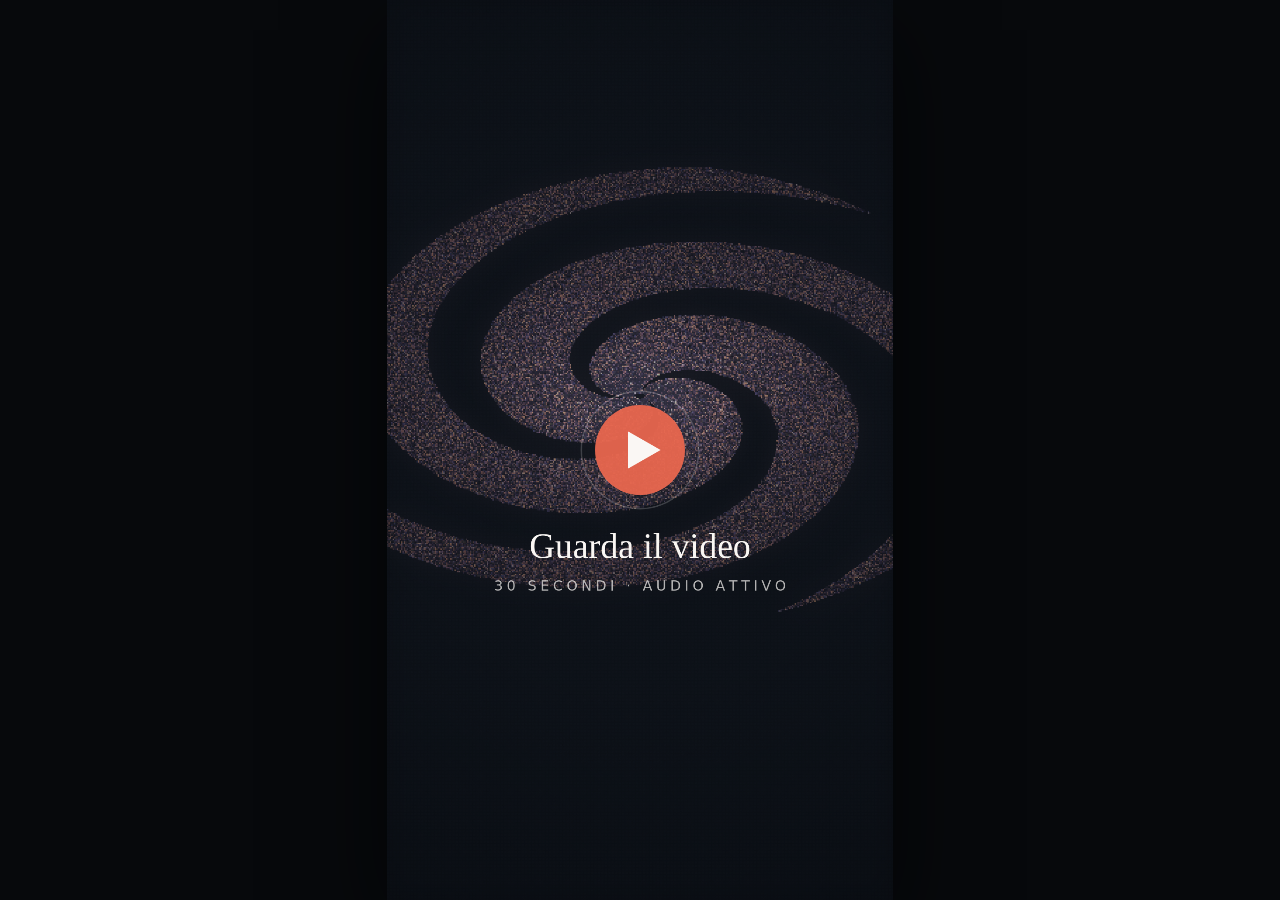
<file: social/index.html>
<!DOCTYPE html>
<html lang="it">
<head>
<meta charset="UTF-8">
<meta name="viewport" content="width=device-width, initial-scale=1, viewport-fit=cover">
<meta name="theme-color" content="#0E1116">
<meta name="description" content="Casa 2.0 — Agenzia Immobiliare a Tivoli dal 1994. Un reel di 30 secondi disegnato con oltre 230.000 pixel, interamente in codice.">
<title>Casa 2.0 — Tivoli, pixel per pixel</title>
<style>
  html, body { margin: 0; height: 100%; background: #07090C; overflow: hidden; }
  body { display: flex; align-items: center; justify-content: center; cursor: pointer; user-select: none; -webkit-user-select: none; -webkit-tap-highlight-color: transparent; }
  #reel { display: block; background: #0E1116; box-shadow: 0 30px 90px rgba(0, 0, 0, 0.6); }
  body.export { display: block; }
  body.export #reel { box-shadow: none; }
  .sr-only { position: absolute; width: 1px; height: 1px; padding: 0; margin: -1px; overflow: hidden; clip: rect(0 0 0 0); white-space: nowrap; border: 0; }
</style>
</head>
<body>
<canvas id="reel" width="1080" height="1920" role="img" aria-label="Casa 2.0 — Vendi casa a Tivoli? Conosciamo ogni pietra. Ogni casa ha la sua storia, e il suo giusto prezzo. Il metodo Casa 2.0: valutazioni oneste, ti guidiamo fino al rogito, marketing trasparente. Non vendiamo solo mura, custodiamo sogni. Valutazione gratuita in 24 ore — casaduepuntozero.net"></canvas>
<button id="play" class="sr-only" type="button">Guarda il video con l'audio</button>
<script>
(() => {
"use strict";

/* =====================================================================
   CASA 2.0 — "Tivoli, pixel per pixel"  ·  reel verticale 9:16, 30 s
   230.400 pixel (360 × 640) disegnati e animati interamente in codice:
   scene procedurali, particelle, testo e colonna sonora Web Audio.
   Copy e palette dal sito casaduepuntozero.net.
   ===================================================================== */

// ------------------------------------------------------------------ math
const TAU = Math.PI * 2;
const clamp = (v, a = 0, b = 1) => (v < a ? a : v > b ? b : v);
const lerp = (a, b, t) => a + (b - a) * t;
const inv = (a, b, v) => clamp((v - a) / (b - a));
const smooth = t => t * t * (3 - 2 * t);
const sstep = (a, b, v) => smooth(inv(a, b, v));
const E = {
  outCubic: t => 1 - (1 - t) ** 3,                   // ≈ cubic-bezier(.215,.61,.355,1)
  inOutCubic: t => (t < 0.5 ? 4 * t * t * t : 1 - (-2 * t + 2) ** 3 / 2),
  inOutSine: t => -(Math.cos(Math.PI * t) - 1) / 2,
};
function rng(seed) {
  let a = seed >>> 0;
  return () => {
    a = (a + 0x6D2B79F5) >>> 0;
    let t = a;
    t = Math.imul(t ^ (t >>> 15), t | 1);
    t ^= t + Math.imul(t ^ (t >>> 7), t | 61);
    return ((t ^ (t >>> 14)) >>> 0) / 4294967296;
  };
}
const hash = (a, b = 0) => {
  let h = (Math.imul(a | 0, 374761393) + Math.imul(b | 0, 668265263)) | 0;
  h = Math.imul(h ^ (h >>> 13), 1274126177);
  return ((h ^ (h >>> 16)) >>> 0) / 4294967296;
};

// Perlin gradient noise + fBm
function Noise(seed) {
  const r = rng(seed), perm = new Uint8Array(256), p = new Uint8Array(512);
  for (let i = 0; i < 256; i++) perm[i] = i;
  for (let i = 255; i > 0; i--) { const j = (r() * (i + 1)) | 0, s = perm[i]; perm[i] = perm[j]; perm[j] = s; }
  for (let i = 0; i < 512; i++) p[i] = perm[i & 255];
  const fade = t => t * t * t * (t * (t * 6 - 15) + 10);
  const grad = (h, x, y) => { switch (h & 7) { case 0: return x + y; case 1: return -x + y; case 2: return x - y; case 3: return -x - y; case 4: return x; case 5: return -x; case 6: return y; default: return -y; } };
  function n2(x, y) {
    const X = Math.floor(x), Y = Math.floor(y), xf = x - X, yf = y - Y, xi = X & 255, yi = Y & 255;
    const u = fade(xf), v = fade(yf);
    const aa = p[p[xi] + yi], ab = p[p[xi] + yi + 1], ba = p[p[xi + 1] + yi], bb = p[p[xi + 1] + yi + 1];
    return lerp(lerp(grad(aa, xf, yf), grad(ba, xf - 1, yf), u), lerp(grad(ab, xf, yf - 1), grad(bb, xf - 1, yf - 1), u), v) * 0.72;
  }
  function fbm(x, y, oct = 5) {
    let a = 0.5, f = 1, s = 0, n = 0;
    for (let i = 0; i < oct; i++) { s += a * n2(x * f, y * f); n += a; a *= 0.5; f *= 2.03; }
    return s / n;
  }
  return { n2, fbm };
}

// ---------------------------------------------------------------- colour
const hex = h => [parseInt(h.slice(1, 3), 16), parseInt(h.slice(3, 5), 16), parseInt(h.slice(5, 7), 16)];
const COL = {
  ink: hex('#0E1116'), navy: hex('#1A2A3C'), teal: hex('#326273'), tealL: hex('#4A8FA3'), glow: hex('#8EC5D6'),
  paper: hex('#FAF7F4'), coral: hex('#E8674F'), coralL: hex('#FF7E6B'), red: hex('#C0392B'),
};
const css = (c, a = 1) => `rgba(${c[0] | 0},${c[1] | 0},${c[2] | 0},${a})`;
const pack = (r, g, b) => (0xFF000000 | ((b < 0 ? 0 : b > 255 ? 255 : b) << 16) | ((g < 0 ? 0 : g > 255 ? 255 : g) << 8) | (r < 0 ? 0 : r > 255 ? 255 : r)) >>> 0;
const BG = pack(14, 17, 22);

// ------------------------------------------------------- the pixel canvas
const GW = 360, GH = 640, N = GW * GH;        // 230.400 pixel
const PX = 3, OW = GW * PX, OH = GH * PX;     // 1080 × 1920
const DU = 1000 / GW;                         // design units per pixel (the frame is 1000 × 1777.8 units)
const DH = GH * DU;
const cvs = document.getElementById('reel');
const ctx = cvs.getContext('2d', { alpha: false });
const pix = document.createElement('canvas'); pix.width = GW; pix.height = GH;
const pctx = pix.getContext('2d');
const frameImg = pctx.createImageData(GW, GH);
const buf = new Uint32Array(frameImg.data.buffer);
const CXA = new Uint16Array(N), CYA = new Uint16Array(N);    // cell → x, y
for (let i = 0; i < N; i++) { CXA[i] = i % GW; CYA[i] = (i / GW) | 0; }
const blm = document.createElement('canvas'); blm.width = GW / 4; blm.height = GH / 4;
const bctx = blm.getContext('2d');

const FONT_SERIF = '"Zodiak", "Iowan Old Style", "Charter", "Bitstream Charter", "Palatino Linotype", "Book Antiqua", Palatino, Georgia, serif';
const FONT_SANS = '"Satoshi", "Helvetica Neue", "Segoe UI", system-ui, -apple-system, Roboto, Arial, sans-serif';

// a painter works in design units on a 360 × 640 canvas
function painter() {
  const c = document.createElement('canvas'); c.width = GW; c.height = GH;
  const g = c.getContext('2d', { willReadFrequently: true });
  g.setTransform(GW / 1000, 0, 0, GW / 1000, 0, 0);
  return { c, g };
}
function pass(pt, fn) {                        // per-pixel shader over a painter
  const id = pt.g.getImageData(0, 0, GW, GH), d = id.data;
  for (let py = 0, i = 0; py < GH; py++) {
    const y = (py + 0.5) * DU;
    for (let px = 0; px < GW; px++, i += 4) fn(d, i, (px + 0.5) * DU, y, px, py);
  }
  pt.g.putImageData(id, 0, 0);
}
function mask(draw) {                          // coverage mask (0–255) of a shape
  const m = painter(); m.g.fillStyle = '#fff'; m.g.strokeStyle = '#fff';
  draw(m.g);
  const d = m.g.getImageData(0, 0, GW, GH).data, out = new Uint8Array(N);
  for (let i = 0; i < N; i++) out[i] = d[i * 4 + 3];
  return out;
}
function toU32(pt) {
  const d = pt.g.getImageData(0, 0, GW, GH).data, out = new Uint32Array(N);
  for (let i = 0; i < N; i++) out[i] = pack(d[i * 4], d[i * 4 + 1], d[i * 4 + 2]);
  return out;
}
function glowDisc(g, x, y, r, col, a) {
  const gr = g.createRadialGradient(x, y, 0, x, y, r);
  gr.addColorStop(0, css(col, a)); gr.addColorStop(0.35, css(col, a * 0.35)); gr.addColorStop(1, css(col, 0));
  g.fillStyle = gr; g.fillRect(x - r, y - r, r * 2, r * 2);
}
function ridge(g, y0, amp, freq, seed, top, bottom, depth = 260) {
  const n = Noise(seed);
  g.beginPath(); g.moveTo(-10, DH + 10);
  for (let x = -10; x <= 1010; x += 4) g.lineTo(x, y0 - amp * (0.5 + n.fbm(x * freq, 0.37, 4)));
  g.lineTo(1010, DH + 10); g.closePath();
  const lg = g.createLinearGradient(0, y0 - amp, 0, y0 + depth);
  lg.addColorStop(0, top); lg.addColorStop(1, bottom);
  g.fillStyle = lg; g.fill();
}

// =====================================================================
//  PAINTING HELPERS
// =====================================================================
function poly(g, pts) { g.beginPath(); g.moveTo(pts[0][0], pts[0][1]); for (let i = 1; i < pts.length; i++) g.lineTo(pts[i][0], pts[i][1]); g.closePath(); }
function region(pt, x0, y0, x1, y1, fn) {      // per-pixel shader over a design-unit box
  const px0 = Math.max(0, Math.floor(x0 / DU)), px1 = Math.min(GW - 1, Math.ceil(x1 / DU));
  const py0 = Math.max(0, Math.floor(y0 / DU)), py1 = Math.min(GH - 1, Math.ceil(y1 / DU));
  if (px1 < px0 || py1 < py0) return;
  const w = px1 - px0 + 1, h = py1 - py0 + 1, id = pt.g.getImageData(px0, py0, w, h), d = id.data;
  for (let py = 0, i = 0; py < h; py++) {
    const y = (py0 + py + 0.5) * DU;
    for (let px = 0; px < w; px++, i += 4) fn(d, i, (px0 + px + 0.5) * DU, y, px0 + px, py0 + py);
  }
  pt.g.putImageData(id, px0, py0);
}
const mixIn = (d, i, r, g, b, a) => { if (a <= 0) return; if (a > 1) a = 1; d[i] += (r - d[i]) * a; d[i + 1] += (g - d[i + 1]) * a; d[i + 2] += (b - d[i + 2]) * a; };
function grade(pt, fn) {                          // final colour grade + dither (kills banding)
  const r = rng(77);
  pass(pt, (d, i, x, y) => { fn && fn(d, i, x, y); const n = (r() - 0.5) * 5; d[i] += n; d[i + 1] += n; d[i + 2] += n; });
}
function indexList(m, thr = 8) { const out = []; for (let i = 0; i < N; i++) if (m[i] > thr) out.push(i); return Int32Array.from(out); }

// =====================================================================
//  SCENE 1 — TIVOLI: il Tempio di Vesta sulla rupe, la cascata, il tramonto
// =====================================================================
function edges(m) {                               // per row: first / last covered pixel of a mask
  const L = new Int16Array(GH).fill(-1), R = new Int16Array(GH).fill(-1);
  for (let py = 0; py < GH; py++) for (let px = 0; px < GW; px++) if (m[py * GW + px] > 127) { if (L[py] < 0) L[py] = px; R[py] = px; }
  return { L, R };
}
function paintTemple() {
  const P = painter(), g = P.g, nA = Noise(11), nB = Noise(12), nC = Noise(13), nD = Noise(14);
  const SX = 175, SY = 992;                                          // the sun sets on the left
  // sky
  const sky = g.createLinearGradient(0, 0, 0, 1090);
  [[0, '#101830'], [0.25, '#212f57'], [0.48, '#4d4b78'], [0.67, '#9c6670'], [0.81, '#d98c5e'], [0.93, '#f2b872'], [1, '#f7cf92']].forEach(([o, c]) => sky.addColorStop(o, c));
  g.fillStyle = sky; g.fillRect(0, 0, 1000, DH);
  const side = g.createLinearGradient(0, 0, 1000, 0);                // the sky darkens away from the sun
  side.addColorStop(0, 'rgba(255,170,110,0.16)'); side.addColorStop(0.6, 'rgba(40,40,90,0)'); side.addColorStop(1, 'rgba(18,22,52,0.22)');
  g.fillStyle = side; g.fillRect(0, 0, 1000, 1100);
  glowDisc(g, SX, SY, 620, [255, 190, 120], 0.5);
  glowDisc(g, SX, SY, 190, [255, 228, 170], 0.9);
  g.fillStyle = '#fff6df'; g.beginPath(); g.arc(SX, SY, 28, 0, TAU); g.fill();
  // clouds: long cirrus, lit from below by the low sun
  pass(P, (d, i, x, y) => {
    if (y > 970) return;
    const band = Math.exp(-(((y - 390) / 85) ** 2)) + 0.85 * Math.exp(-(((y - 625) / 52) ** 2)) + 0.65 * Math.exp(-(((y - 800) / 30) ** 2));
    if (band < 0.03) return;
    const n = nA.fbm(x * 0.0028 + 3.1, y * 0.0135, 6);
    const a = sstep(-0.02, 0.3, n) * Math.min(1, band);
    if (a < 0.01) return;
    const sun = clamp(1 - Math.hypot(x - SX, (y - SY) * 1.5) / 1050);
    const lift = sstep(-0.15, 0.3, nB.fbm(x * 0.006, y * 0.03 + 7, 3));
    mixIn(d, i, lerp(92, 255, sun) + lift * 22, lerp(82, 176, sun) + lift * 12, lerp(122, 126, sun), a * 0.82);
  });
  // distant hills of the Campagna, in haze
  ridge(g, 1014, 78, 0.0034, 21, '#a27a84', '#6f5a70', 200);
  ridge(g, 1054, 70, 0.0062, 22, '#5f4b66', '#382e45', 240);
  const hz = g.createLinearGradient(0, 930, 0, 1150);
  hz.addColorStop(0, 'rgba(255,190,125,0)'); hz.addColorStop(0.35, 'rgba(255,186,120,0.26)'); hz.addColorStop(1, 'rgba(255,186,120,0)');
  g.fillStyle = hz; g.fillRect(0, 930, 1000, 220);
  // the gorge: deep, shadowed woods
  pass(P, (d, i, x, y) => {
    if (y < 1086) return;
    const leaf = 0.55 + nB.fbm(x * 0.03, y * 0.03, 4) * 0.8, depth = sstep(1100, 1500, y);
    mixIn(d, i, lerp(46, 18, depth) * leaf, lerp(52, 30, depth) * leaf, lerp(58, 30, depth) * leaf, 1);
  });
  // two rock masses: the town's cliff (left, with the fall) and the acropolis (right)
  const LEFT = [[-10, 1080], [70, 1072], [150, 1082], [214, 1094], [262, 1100], [310, 1108], [344, 1146], [366, 1236], [358, 1330], [382, 1440], [366, 1560], [396, 1790], [-10, 1790]];
  const ACRO = [[1010, 1022], [880, 1018], [700, 1022], [520, 1024], [482, 1036], [462, 1084], [450, 1172], [468, 1262], [444, 1350], [458, 1442], [436, 1532], [452, 1642], [436, 1790], [1010, 1790]];
  const mL = mask(m => { poly(m, LEFT); m.fill(); }), mR = mask(m => { poly(m, ACRO); m.fill(); });
  const eL = edges(mL), eR = edges(mR);
  const Lx = -0.86, Ly = -0.4, Lz = 0.22;                          // towards the sun: low, on the left
  pass(P, (d, i, x, y, px, py) => {
    const k = py * GW + px, aL = mL[k] / 255, aR = mR[k] / 255, a = Math.max(aL, aR);
    if (a <= 0) return;
    const right = aR >= aL;
    // height field → normal (relief lighting)
    const h = (u, v) => nC.fbm(u * 0.0062, v * 0.0034, 5) + 0.3 * Math.abs(nD.n2(u * 0.016, v * 0.0045));
    const e = 3, hx = (h(x + e, y) - h(x - e, y)) / (2 * e), hy = (h(x, y + e) - h(x, y - e)) / (2 * e);
    let nx = -hx * 230, ny = -hy * 120, nz = 1;
    // macro orientation: the acropolis wall faces the gorge (and the sun); the town cliff turns away
    if (right) nx -= 1.1 * Math.exp(-(px - eR.L[py]) / 26);
    else nx += 1.1 * Math.exp(-(eL.R[py] - px) / 26);
    const nl = Math.hypot(nx, ny, nz);
    let diff = Math.max(0, (nx * Lx + ny * Ly + nz * Lz) / nl);
    diff *= 1 - 0.55 * sstep(1080, 1700, y);                         // the sun only grazes the upper rock
    const crack = sstep(0.07, 0.0, Math.abs(nD.n2(x * 0.045, y * 0.0032) + nA.n2(x * 0.01, y * 0.01) * 0.2)) * 0.45;
    const bed = Math.sin(y * 0.07 + nC.n2(x * 0.004, y * 0.01) * 5) * 0.06;
    const tone = 0.82 + nA.fbm(x * 0.06, y * 0.04, 3) * 0.3 + bed - crack;
    let r = (lerp(34, 232, diff) + 12) * tone, gg = (lerp(29, 150, diff) + 8) * tone, b = (lerp(44, 92, diff) + 16) * tone;
    // holm oaks and ivy on the ledges
    const veg = nB.fbm(x * 0.017 + 11, y * 0.021, 4) + sstep(1330, 1760, y) * 0.26;
    if (veg > 0.12) {
      const v = sstep(0.12, 0.28, veg), leaf = 0.55 + nA.n2(x * 0.16, y * 0.16) * 0.45;
      r = lerp(r, lerp(16, 124, diff * leaf), v); gg = lerp(gg, lerp(24, 118, diff * leaf), v); b = lerp(b, lerp(22, 52, diff * leaf), v);
    }
    mixIn(d, i, r, gg, b, a);
  });

  // the edge of the town on the left cliff: houses in shadow, windows lighting up
  const rh = rng(61);
  for (let x = 170, k = 0; x < 350; k++) {
    const w = 34 + rh() * 40, h = 40 + rh() * 60, base = 1090 + (x - 170) * 0.08;
    const wall = rh() < 0.5 ? '#3f303c' : '#483740';
    g.fillStyle = wall; g.fillRect(x, base - h, w, h + 6);
    g.fillStyle = 'rgba(255,170,110,0.22)'; g.fillRect(x, base - h, 3, h);          // sun-side rim
    g.fillStyle = '#35211f'; g.beginPath(); g.moveTo(x - 4, base - h); g.lineTo(x + w / 2, base - h - 12); g.lineTo(x + w + 4, base - h); g.closePath(); g.fill();
    g.fillStyle = 'rgba(255,184,100,0.95)';
    for (let wy = base - h + 12; wy < base - 12; wy += 20) for (let wx = x + 7; wx < x + w - 8; wx += 14) if (rh() < 0.3) g.fillRect(wx, wy, 5, 7);
    x += w + 2;
  }

  // ---- il tempio rotondo (Tempio di Vesta / della Sibilla)
  const TX = 714, TR = 168, LA = -52 * Math.PI / 180;               // light from the left
  const th = x => Math.asin(clamp((x - TX) / TR, -1, 1));
  const stone = (lit, lum = 1) => [lerp(84, 246, lit) * lum, lerp(70, 196, lit) * lum, lerp(84, 140, lit) * lum];
  region(P, TX - TR - 20, 976, TX + TR + 20, 1034, (d, i, x, y) => {  // podium
    const u = (x - TX) / (TR + 16); if (Math.abs(u) > 1) return;
    const t = Math.asin(u), yTop = 986 - 6 * Math.cos(t), yBot = 1024 - 4 * Math.cos(t);
    if (y < yTop || y > yBot) return;
    const lit = 0.1 + 0.9 * Math.max(0, Math.cos(t - LA));
    const joint = (Math.abs(((y - yTop) / (yBot - yTop)) - 0.5) < 0.06 || Math.abs(Math.sin(t * 22)) < 0.12) ? 0.8 : 1;
    const [r, gg, b] = stone(lit, (0.9 + nA.n2(x * 0.08, y * 0.08) * 0.12) * joint);
    mixIn(d, i, r, gg, b, 1);
  });
  region(P, TX - 124, 800, TX + 124, 990, (d, i, x, y) => {         // cella in opus reticulatum
    const u = (x - TX) / 120; if (Math.abs(u) > 1) return;
    const t = Math.asin(u);
    if (y < 812 - 10 * Math.cos(t) || y > 988 - 6 * Math.cos(t)) return;
    const lit = 0.06 + 0.62 * Math.max(0, Math.cos(t - LA));
    const net = Math.abs(Math.sin((x + y) * 0.2)) * Math.abs(Math.sin((x - y) * 0.2));
    const [r, gg, b] = stone(lit, 0.76 + net * 0.14 + nB.n2(x * 0.07, y * 0.07) * 0.1);
    mixIn(d, i, r * 0.92, gg * 0.9, b * 0.96, 1);
  });
  g.fillStyle = '#211a1a';
  g.beginPath(); g.moveTo(TX + 12, 990); g.lineTo(TX + 12, 905); g.arc(TX + 35, 905, 23, Math.PI, 0); g.lineTo(TX + 58, 990); g.closePath(); g.fill();
  g.fillRect(TX + 62, 872, 18, 32);
  // 18 columns around the ring; the front half stands on the gorge side, the rest is ruin
  const cols = [];
  for (let k = 0; k < 9; k++) {
    const deg = -80 + k * 20;
    if (deg === 80) continue;
    cols.push({ t: deg * Math.PI / 180, broken: deg === 60 ? 0.42 : deg === 40 ? 0.86 : 1 });
  }
  cols.sort((a, b) => Math.abs(b.t) - Math.abs(a.t));
  for (const c of cols) {
    const xc = TX + TR * Math.sin(c.t), yBase = 984 - 6 * Math.cos(c.t), yCap = 814 - 12 * Math.cos(c.t);
    const yTop = lerp(yBase, yCap, c.broken), hw = 13;
    region(P, xc - hw - 6, yCap - 26, xc + hw + 6, yBase + 4, (d, i, x, y) => {
      let u = (x - xc) / hw;
      if (y >= yTop && y <= yBase - 8 && Math.abs(u) <= 1) {
        const diff = Math.max(0, Math.cos(c.t + Math.asin(u) - LA));
        const flute = 0.86 + 0.14 * Math.cos(u * Math.PI * 5);
        const ao = 0.72 + 0.28 * sstep(yCap, yCap + 40, y);
        const [r, gg, b] = stone(0.1 + 0.9 * diff, flute * ao * (0.94 + nC.n2(x * 0.1, y * 0.05) * 0.1));
        mixIn(d, i, r, gg, b, clamp((1 - Math.abs(u)) * hw / DU * 1.4));
      }
      u = (x - xc) / (hw + 4);
      if (y > yBase - 9 && y <= yBase && Math.abs(u) <= 1) {
        const diff = Math.max(0, Math.cos(c.t + Math.asin(u) - LA));
        const [r, gg, b] = stone(0.16 + 0.84 * diff, 0.95);
        mixIn(d, i, r, gg, b, 1);
      }
      u = (x - xc) / (hw + 5 + (yCap - y) * 0.18);
      if (c.broken === 1 && y > yCap - 24 && y < yCap && Math.abs(u) <= 1) {
        const diff = Math.max(0, Math.cos(c.t + Math.asin(clamp(u, -1, 1)) - LA));
        const [r, gg, b] = stone(0.14 + 0.86 * diff, 0.8 + 0.3 * nA.n2(x * 0.3, y * 0.3));
        mixIn(d, i, r, gg, b, 1);
      }
    });
  }
  // entablature over the standing arc, frieze of garlands; a clean broken end on the right
  const eA = TX - TR - 16, eB = TX + TR * Math.sin(50 * Math.PI / 180);
  region(P, eA - 4, 720, eB + 24, 800, (d, i, x, y) => {
    const t = th(Math.max(x, TX - TR)), yT = 746 - 14 * Math.cos(t), yB = 792 - 12 * Math.cos(t);
    if (y < yT || y > yB || x < eA) return;
    const v = (y - yT) / (yB - yT);
    const end = eB + 22 * (1 - v) * (0.6 + 0.4 * Math.sin(v * 9));    // stepped, weathered break
    if (x > end) return;
    const diff = Math.max(0, Math.cos(t - LA));
    let lum = 0.95;
    if (v < 0.16) lum = 1.12;
    else if (v < 0.24) lum = 0.6;
    else if (v < 0.78) lum = 0.9 + 0.22 * Math.max(0, Math.sin(t * 40)) * Math.sin((v - 0.24) / 0.54 * Math.PI);
    else lum = 0.8;
    const [r, gg, b] = stone(0.1 + 0.9 * diff, lum * (0.93 + nB.n2(x * 0.12, y * 0.12) * 0.1));
    mixIn(d, i, r, gg, b, 1);
  });
  // cypresses and holm oaks around the acropolis (lit from the left)
  const cypress = (cx, base, h, w, seed) => {
    const nn = Noise(seed);
    region(P, cx - w, base - h, cx + w, base, (d, i, x, y) => {
      const v = (base - y) / h; if (v < 0 || v > 1) return;
      const half = w * Math.sin(Math.PI * Math.min(1, v * 1.06)) ** 0.8 * (1 - v * 0.35);
      const dx = (x - cx) / Math.max(1, half) + nn.n2(x * 0.05, y * 0.04) * 0.35;
      if (!(Math.abs(dx) <= 1)) return;
      const litSide = sstep(0.2, -1, dx) * (0.35 + 0.65 * v);
      const leaf = 0.7 + nn.fbm(x * 0.12, y * 0.09, 3) * 0.6;
      mixIn(d, i, lerp(14, 116, litSide) * leaf, lerp(22, 100, litSide) * leaf, lerp(18, 46, litSide) * leaf, 1);
    });
  };
  cypress(924, 1030, 230, 26, 31); cypress(958, 1034, 180, 22, 32); cypress(496, 1040, 200, 24, 33);
  const oak = (cx, cy, rx, ry, seed) => {
    const nn = Noise(seed);
    region(P, cx - rx * 1.3, cy - ry * 1.3, cx + rx * 1.3, cy + ry * 1.3, (d, i, x, y) => {
      const q = Math.hypot((x - cx) / rx, (y - cy) / ry) + nn.fbm(x * 0.03, y * 0.03, 4) * 0.7;
      if (q > 1) return;
      const litSide = clamp(0.3 - (x - cx) / rx * 0.5 - (y - cy) / ry * 0.35);
      const leaf = 0.65 + nn.fbm(x * 0.14, y * 0.14, 3) * 0.7;
      mixIn(d, i, lerp(16, 124, litSide) * leaf, lerp(26, 112, litSide) * leaf, lerp(20, 50, litSide) * leaf, clamp((1 - q) * 5));
    });
  };
  oak(566, 1044, 84, 40, 41); oak(884, 1040, 70, 34, 42); oak(478, 1112, 60, 50, 43); oak(190, 1098, 120, 42, 44);
  // the plunge pool, catching the gold of the sky
  region(P, 180, 1560, 560, 1660, (d, i, x, y) => {
    const q = Math.hypot((x - 350) / 175, (y - 1604) / 42); if (q > 1) return;
    const shimmer = Math.max(0, nA.n2(x * 0.02, y * 0.25)) * sstep(1, 0.2, q);
    mixIn(d, i, 40 + shimmer * 200, 50 + shimmer * 140, 58 + shimmer * 70, clamp((1 - q) * 6));
  });
  // foreground: layered brush and an umbrella pine against the light (recorded as occluders)
  const nF = Noise(51), occ = new Float32Array(N);
  const occl = (px, py, a) => { const k = py * GW + px; if (a > occ[k]) occ[k] = a; };
  pass(P, (d, i, x, y, px, py) => {
    const top = 1660 - 90 * (0.5 + nF.fbm(x * 0.005, 1.3, 4)) - 60 * Math.exp(-(((x - 120) / 150) ** 2)) + 30 * Math.exp(-(((x - 560) / 160) ** 2));
    if (y < top - 4) return;
    const leaf = 0.55 + nF.fbm(x * 0.09, y * 0.09, 4) * 0.7, rim = sstep(top + 26, top, y) * (1 - sstep(0, 700, x) * 0.6);
    const a = sstep(top - 4, top + 3, y); occl(px, py, a);
    mixIn(d, i, (12 + rim * 150) * leaf, (15 + rim * 92) * leaf, (14 + rim * 40) * leaf, a);
  });
  region(P, 0, 1120, 300, 1790, (d, i, x, y, px, py) => {          // umbrella pine trunk
    const cx = 92 + (1790 - y) * 0.12 + Math.sin(y * 0.01) * 10, hw = 9 + (y - 1150) * 0.008;
    if (y < 1180 || Math.abs(x - cx) > hw) return;
    occl(px, py, 1);
    const rim = sstep(cx - hw * 0.2, cx - hw, x) * 0.6;
    mixIn(d, i, 20 + rim * 140, 16 + rim * 80, 16 + rim * 30, 1);
  });
  region(P, -60, 1030, 460, 1260, (d, i, x, y, px, py) => {       // umbrella pine canopy
    const q = Math.hypot((x - 150) / 240, (y - 1150) / 62) + nF.fbm(x * 0.02, y * 0.05, 5) * 0.8;
    if (q > 1) return;
    occl(px, py, clamp((1 - q) * 6));
    const leaf = 0.5 + nF.fbm(x * 0.11, y * 0.13, 4) * 0.9, rim = sstep(1130, 1090, y + nF.n2(x * 0.05, 3) * 20) * 0.9;
    mixIn(d, i, (14 + rim * 170) * leaf, (18 + rim * 110) * leaf, (16 + rim * 44) * leaf, clamp((1 - q) * 6));
  });
  grade(P, (d, i) => {                                              // warm highlights, cool shadows
    const l = (d[i] + d[i + 1] + d[i + 2]) / 765;
    d[i] += 10 * l - 3; d[i + 2] += 8 * (1 - l) - 4;
  });
  // ---- animated: the waterfall, its mist, the pool
  const WATER = [[300, 1104], [344, 1112], [356, 1200], [372, 1330], [392, 1470], [410, 1590], [290, 1590], [290, 1470], [296, 1330], [300, 1200]];
  const mW = mask(m => { poly(m, WATER); m.fill(); });
  for (let k = 0; k < N; k++) if (occ[k] > 0.35) mW[k] = 0;        // the fall stays behind the pine and the brush
  const water = indexList(mW, 20), wE = edges(mW), wS = new Float32Array(water.length), wV = new Float32Array(water.length);
  const wTop = wE.L.findIndex(v => v >= 0), wBot = GH - 1 - [...wE.L].reverse().findIndex(v => v >= 0);
  water.forEach((k, j) => { const x = CXA[k], y = CYA[k]; wS[j] = (x - wE.L[y]) / Math.max(1, wE.R[y] - wE.L[y]); wV[j] = (y - wTop) / Math.max(1, wBot - wTop); });
  const mist = [], mistA = [];
  for (let py = Math.floor(1400 / DU); py < Math.floor(1700 / DU); py++) for (let px = Math.floor(120 / DU); px < Math.floor(620 / DU); px++) {
    const x = (px + 0.5) * DU, y = (py + 0.5) * DU, q = Math.hypot((x - 352) / 240, (y - 1585) / 120);
    if (q < 1 && occ[py * GW + px] < 0.35) { mist.push(py * GW + px); mistA.push((1 - q) * (1 - occ[py * GW + px])); }
  }
  return {
    base: toU32(P),
    water, waterA: Float32Array.from(water, k => mW[k] / 255), waterS: wS, waterV: wV,
    mist: Int32Array.from(mist), mistA: Float32Array.from(mistA),
    sun: [SX, SY],
  };
}

const nWater = Noise(71);
const BIRDS = Array.from({ length: 7 }, (_, i) => ({ x0: hash(i, 1) * GW, y0: 150 + hash(i, 2) * 140, vx: 5 + hash(i, 3) * 7, ph: hash(i, 4) * TAU }));
function animTemple(S, t, out) {
  const W = S.water, A = S.waterA, WS = S.waterS, WV = S.waterV;
  for (let j = 0; j < W.length; j++) {                              // the fall: streams, ragged edges, foam
    const k = W[j], x = CXA[k], y = CYA[k], sx = WS[j], v0 = WV[j];
    const dens = 0.5 + 0.5 * nWater.n2(sx * 5.5 + 3, v0 * 1.4 - t * 0.35);
    const edge = sstep(0, 0.14, sx + nWater.n2(y * 0.07 - t * 1.6, 1) * 0.07) * sstep(1, 0.86, sx + nWater.n2(y * 0.07 - t * 1.8, 5) * 0.07);
    const f = nWater.n2(x * 0.42, y * 0.05 - t * 3.4) * 0.6 + nWater.n2(x * 1.1 + 7, y * 0.14 - t * 6.2) * 0.4;
    let v = clamp(0.3 + f * 0.9 + v0 * 0.45);
    const lip = sstep(0.08, 0.0, v0);                               // smooth glassy water over the edge
    v = lerp(v, 0.35 + 0.5 * sstep(0.03, 0.0, v0), lip);
    const a = A[j] * edge * clamp(dens * 1.5 - 0.15 + v0 * 0.7 + lip) * (0.5 + 0.5 * v);
    if (a <= 0.01) continue;
    const warm = (1 - sx) * 0.6, c = out[k];
    const r = c & 255, g = (c >>> 8) & 255, b = (c >>> 16) & 255;
    out[k] = pack(r + (lerp(128, 252, v) + warm * 22 - r) * a, g + (lerp(122, 232, v) + warm * 6 - g) * a, b + (lerp(150, 214, v) - warm * 12 - b) * a);
  }
  const M = S.mist, MA = S.mistA;
  for (let j = 0; j < M.length; j++) {                              // spray and mist rising from the pool
    const k = M[j], x = CXA[k], y = CYA[k];
    const m = sstep(-0.15, 0.45, nWater.fbm(x * 0.045 + t * 0.22, y * 0.06 + t * 0.55, 3)) * MA[j] * 0.85;
    if (m <= 0.01) continue;
    const c = out[k], r = c & 255, g = (c >>> 8) & 255, b = (c >>> 16) & 255;
    out[k] = pack(r + (244 - r) * m, g + (206 - g) * m, b + (176 - b) * m);
  }
  const bird = pack(26, 22, 36);
  for (const B of BIRDS) {                                          // swifts over the gorge
    const x = ((B.x0 + B.vx * t) % (GW + 20)) - 10 | 0, y = (B.y0 + Math.sin(t * 0.8 + B.ph) * 6) | 0;
    const up = Math.sin(t * 9 + B.ph) > 0;
    const pts = up ? [[0, 0], [-1, -1], [1, -1], [-2, -1], [2, -1]] : [[0, 0], [-1, 0], [1, 0], [-2, 1], [2, 1]];
    for (const [dx, dy] of pts) { const px = x + dx, py = y + dy; if (px >= 0 && px < GW && py >= 0 && py < GH) out[py * GW + px] = bird; }
  }
}

// =====================================================================
//  SCENE 2 — IL BORGO ALL'ORA BLU: tetti di Tivoli, finestre che si accendono
// =====================================================================
function paintTown() {
  const P = painter(), g = P.g, R = rng(202), nA = Noise(21), nB = Noise(22);
  const sky = g.createLinearGradient(0, 0, 0, 720);
  [[0, '#0a1130'], [0.3, '#172249'], [0.56, '#2b3364'], [0.76, '#574872'], [0.92, '#b36c62'], [1, '#df9868']].forEach(([o, c]) => sky.addColorStop(o, c));
  g.fillStyle = sky; g.fillRect(0, 0, 1000, DH);
  // moon (a thin crescent) and stars
  const MX = 100, MY = 360, MR = 27;
  glowDisc(g, MX, MY, 150, [210, 214, 240], 0.22);
  region(P, MX - MR - 2, MY - MR - 2, MX + MR + 2, MY + MR + 2, (d, i, x, y) => {
    const inA = Math.hypot(x - MX, y - MY) < MR, inB = Math.hypot(x - MX - 13, y - MY + 6) < MR * 0.95;
    if (inA && !inB) mixIn(d, i, 246, 238, 214, 1);
  });
  const stars = [];
  for (let i = 0; i < 170; i++) {
    const x = R() * 1000, y = Math.pow(R(), 1.4) * 560, b = 0.3 + Math.pow(R(), 3) * 0.7;
    stars.push([x, y, b, R() * TAU]);
    g.fillStyle = `rgba(235,236,255,${b.toFixed(2)})`; g.fillRect(x, y, DU, DU);
  }
  // hills beyond the town
  ridge(g, 718, 70, 0.004, 23, '#1d2446', '#121833', 160);
  // houses, back to front
  const WALLS = ['#c9a27a', '#bf9270', '#d4b48c', '#b08468', '#c7a58e', '#a97e62', '#d9bd98'];
  const windows = [];
  const ROWS = [[742, 0.4], [808, 0.48], [886, 0.58], [982, 0.7], [1098, 0.86], [1238, 1.04], [1414, 1.26], [1626, 1.52], [1880, 1.82]];
  const shade = (hexc, depth, lum) => {           // blue-hour light: cool ambient, deeper = hazier
    const c = hex(hexc), hz = [58, 60, 100];
    const k = lerp(0.24, 0.6, depth) * lum, amb = lerp(1, 0.45, depth);
    const m = depth * 0.9 + 0.1;
    return [lerp(hz[0], c[0] * k + 18 * amb, m), lerp(hz[1], c[1] * k + 20 * amb, m), lerp(hz[2], c[2] * k + 44 * amb, m)];
  };
  const tower = { row: 4, x: 262, w: 74, h: 470 };
  ROWS.forEach(([base, s], ri) => {
    const depth = ri / (ROWS.length - 1);
    let x = -60 - R() * 80 * s;
    while (x < 1060) {
      const w = (86 + R() * 110) * s, h = (96 + R() * 150) * s, top = base - h;
      const wc = WALLS[(R() * WALLS.length) | 0], lum = 0.85 + R() * 0.3;
      const wall = shade(wc, depth, lum), roofC = shade('#b0583c', depth, 0.95);
      // facade with a soft vertical gradient (darker in the alleys below)
      const fg = g.createLinearGradient(0, top, 0, base);
      fg.addColorStop(0, css(wall)); fg.addColorStop(1, css(wall.map(v => v * 0.72)));
      g.fillStyle = fg; g.fillRect(x, top, w, h + 4);
      g.fillStyle = 'rgba(8,10,24,0.35)'; g.fillRect(x + w - 3 * s, top, 3 * s, h);      // corner shadow
      // roof: a gable or a low hip seen from above the town
      const rh = (18 + R() * 26) * s;
      g.fillStyle = css(roofC);
      if (R() < 0.45) { g.beginPath(); g.moveTo(x - 5 * s, top); g.lineTo(x + w / 2, top - rh * 1.2); g.lineTo(x + w + 5 * s, top); g.closePath(); g.fill(); }
      else { g.beginPath(); g.moveTo(x - 5 * s, top); g.lineTo(x + 10 * s, top - rh); g.lineTo(x + w - 10 * s, top - rh); g.lineTo(x + w + 5 * s, top); g.closePath(); g.fill(); }
      g.strokeStyle = css(roofC.map(v => v * 0.7)); g.lineWidth = 1.2 * DU;        // tile courses
      for (let ty = top - 4 * s; ty > top - rh; ty -= 7 * s) { g.beginPath(); g.moveTo(x + (top - ty) * 0.3, ty); g.lineTo(x + w - (top - ty) * 0.3, ty); g.stroke(); }
      if (R() < 0.3) { g.fillStyle = css(roofC.map(v => v * 0.8)); g.fillRect(x + w * (0.2 + R() * 0.5), top - rh - 12 * s, 8 * s, 16 * s); }
      // windows
      const cols = Math.max(1, Math.floor(w / (46 * s))), rws = Math.max(1, Math.floor((h - 26 * s) / (58 * s)));
      const ww = 16 * s, wh = 25 * s;
      for (let cy = 0; cy < rws; cy++) for (let cx = 0; cx < cols; cx++) {
        const wx = x + (w / cols) * (cx + 0.5) - ww / 2, wy = top + 18 * s + cy * 58 * s;
        if (wy + wh > base - 6 * s) continue;
        const shutters = R() < 0.35;
        g.fillStyle = shutters ? css(shade('#3e6b52', depth, 0.8)) : '#0c0f1e';
        g.fillRect(wx, wy, ww, wh);
        if (!shutters && R() < 0.7) {
          const on = R() < 0.3 ? -1 : 9.3 + R() * 3.9;                // some are already lit
          windows.push({ x: wx, y: wy, w: ww, h: wh, on, s, warm: 0.75 + R() * 0.25 });
        }
      }
      // a door on the nearer rows
      if (s > 1 && R() < 0.5) { g.fillStyle = '#16100e'; g.fillRect(x + w * 0.4, base - 44 * s, 20 * s, 44 * s); }
      x += w + (R() < 0.25 ? 8 * s : 0);
      // cypresses between houses on the middle rows
      if (ri >= 3 && ri <= 6 && R() < 0.14) {
        const cx = x + 4 * s, ch = (150 + R() * 90) * s, cw = 15 * s;
        g.fillStyle = '#0c140f'; g.beginPath(); g.moveTo(cx, base - ch); g.quadraticCurveTo(cx + cw, base - ch * 0.55, cx + cw * 0.6, base); g.lineTo(cx - cw * 0.6, base); g.quadraticCurveTo(cx - cw, base - ch * 0.55, cx, base - ch); g.fill();
      }
    }
    // the bell tower rises between rows 4 and 5
    if (ri === tower.row) {
      const tx = tower.x, tw = tower.w, ty = base - tower.h, tc = shade('#cdb08a', 0.55, 1);
      const tg = g.createLinearGradient(0, ty, 0, base);
      tg.addColorStop(0, css(tc)); tg.addColorStop(1, css(tc.map(v => v * 0.75)));
      g.fillStyle = tg; g.fillRect(tx, ty, tw, tower.h);
      g.fillStyle = 'rgba(8,10,24,0.3)'; g.fillRect(tx + tw - 10, ty, 10, tower.h);
      g.fillStyle = css(shade('#8d4a36', 0.55, 0.9)); g.beginPath(); g.moveTo(tx - 6, ty); g.lineTo(tx + tw / 2, ty - 70); g.lineTo(tx + tw + 6, ty); g.closePath(); g.fill();
      g.fillStyle = '#0b0d1a';
      for (const oy of [30, 110]) for (const ox of [12, 42]) { g.beginPath(); g.moveTo(tx + ox, ty + oy + 50); g.lineTo(tx + ox, ty + oy + 12); g.arc(tx + ox + 10, ty + oy + 12, 10, Math.PI, 0); g.lineTo(tx + ox + 20, ty + oy + 50); g.fill(); }
      g.fillStyle = 'rgba(255,196,120,0.12)'; g.fillRect(tx, base - 180, tw, 180);     // floodlit at its foot
    }
    // street lamps along the lane below this row
    if (ri >= 3) for (let lx = 60 + R() * 120; lx < 1000; lx += (180 + R() * 220)) glowDisc(g, lx, base - 6 * s, 40 * s, [255, 190, 110], 0.55);
  });
  // plaster texture + a touch of cold haze in the upper town
  pass(P, (d, i, x, y) => {
    if (y < 690) return;
    const n = 1 + nA.fbm(x * 0.05, y * 0.05, 3) * 0.14 + nB.n2(x * 0.3, y * 0.3) * 0.04;
    d[i] *= n; d[i + 1] *= n; d[i + 2] *= n;
  });
  grade(P);
  // lit windows: pixels of each window + the light it spills on the wall
  const lit = [];
  for (const w of windows) {
    const px0 = Math.floor(w.x / DU), px1 = Math.ceil((w.x + w.w) / DU) - 1, py0 = Math.floor(w.y / DU), py1 = Math.ceil((w.y + w.h) / DU) - 1;
    const pane = [], spill = [], spillW = [];
    const paneL = [], pw = px1 - px0 + 1, ph = py1 - py0 + 1;
    for (let py = py0; py <= py1; py++) for (let px = px0; px <= px1; px++) if (px >= 0 && px < GW && py >= 0 && py < GH) {
      pane.push(py * GW + px);
      const mull = (pw >= 4 && px === px0 + (pw >> 1)) || (ph >= 6 && py === py0 + Math.round(ph * 0.4));
      paneL.push(mull ? 0.45 : 0.78 + 0.22 * (py - py0) / Math.max(1, ph - 1));   // brighter low in the room, dark mullions
    }
    const rr = Math.max(2, Math.round(w.s * 13)), cx = (px0 + px1) / 2, cy = (py0 + py1) / 2 + rr * 0.35;
    for (let py = py0 - rr; py <= py1 + rr * 1.4; py++) for (let px = px0 - rr; px <= px1 + rr; px++) {
      if (px < 0 || px >= GW || py < 0 || py >= GH || (px >= px0 && px <= px1 && py >= py0 && py <= py1)) continue;
      const q = Math.hypot((px - cx) / (rr + pw / 2), (py - cy) / (rr * 1.2 + ph / 2));
      if (q < 1) { spill.push(py * GW + px); spillW.push((1 - q) ** 2 * 0.75); }
    }
    if (pane.length) lit.push({ on: w.on, warm: w.warm, pane: Int32Array.from(pane), paneL: Float32Array.from(paneL), spill: Int32Array.from(spill), spillW: Float32Array.from(spillW) });
  }
  const starPx = Int32Array.from(stars.map(([x, y]) => Math.floor(y / DU) * GW + Math.floor(x / DU)));
  return { base: toU32(P), lit, stars: starPx, starB: Float32Array.from(stars.map(s => s[2])), starPh: Float32Array.from(stars.map(s => s[3])) };
}
function animTown(S, t, out) {
  for (const w of S.lit) {
    const on = w.on < 0 ? 1 : sstep(w.on, w.on + 0.35, t) * (0.9 + 0.1 * Math.sin(t * 17 + w.on * 5) * sstep(w.on + 0.35, w.on, t)); // a brief flicker as it comes on
    if (on <= 0.01) continue;
    const lr = 255, lg = lerp(176, 206, w.warm), lb = lerp(92, 128, w.warm);
    for (let j = 0; j < w.pane.length; j++) {
      const k = w.pane[j], c = out[k], r = c & 255, g = (c >>> 8) & 255, b = (c >>> 16) & 255;
      const tint = w.paneL[j];
      out[k] = pack(r + (lr * tint - r) * on, g + (lg * tint - g) * on, b + (lb * tint - b) * on);
    }
    for (let j = 0; j < w.spill.length; j++) {
      const k = w.spill[j], c = out[k], a = w.spillW[j] * on;
      out[k] = pack((c & 255) + 150 * a, ((c >>> 8) & 255) + 96 * a, ((c >>> 16) & 255) + 40 * a);
    }
  }
  for (let j = 0; j < S.stars.length; j++) {                     // twinkling stars
    const k = S.stars[j], b = S.starB[j] * (0.6 + 0.4 * Math.sin(t * 3 + S.starPh[j]));
    const c = out[k];
    out[k] = pack((c & 255) + 200 * b, ((c >>> 8) & 255) + 200 * b, ((c >>> 16) & 255) + 220 * b);
  }
}

// =====================================================================
//  SCENE 3 — LA CASA: una facciata al sole del pomeriggio
// =====================================================================
function paintHouse() {
  const P = painter(), g = P.g, nA = Noise(31), nB = Noise(32), nC = Noise(33);
  const L = { x0: 60, x1: 940, eave: 700, ground: 1640 };
  // sky and soft cumulus
  const sky = g.createLinearGradient(0, 0, 0, 760);
  [[0, '#5d8ec4'], [0.5, '#8fb5dc'], [1, '#d3e3ec']].forEach(([o, c]) => sky.addColorStop(o, c));
  g.fillStyle = sky; g.fillRect(0, 0, 1000, DH);
  pass(P, (d, i, x, y) => {
    if (y > 700) return;
    const n = nA.fbm(x * 0.004 + 2, y * 0.009, 5), a = sstep(0.05, 0.3, n) * sstep(700, 420, y) * 0.9;
    if (a <= 0.01) return;
    const lit = sstep(-0.2, 0.3, nB.fbm(x * 0.008 - 0.01 * y, y * 0.012, 3));
    mixIn(d, i, lerp(196, 255, lit), lerp(208, 255, lit), lerp(222, 252, lit), a);
  });
  // trees behind the house
  const tree = (cx, cy, rx, ry, seed, dark) => {
    const nn = Noise(seed);
    region(P, cx - rx * 1.3, cy - ry * 1.3, cx + rx * 1.3, cy + ry * 1.3, (d, i, x, y) => {
      const q = Math.hypot((x - cx) / rx, (y - cy) / ry) + nn.fbm(x * 0.02, y * 0.02, 5) * 0.75;
      if (q > 1) return;
      const lit = clamp(0.55 - (x - cx) / rx * 0.35 - (y - cy) / ry * 0.45 + nn.fbm(x * 0.06, y * 0.06, 3) * 0.6);
      mixIn(d, i, lerp(22, 128, lit) * dark, lerp(46, 150, lit) * dark, lerp(26, 70, lit) * dark, clamp((1 - q) * 5));
    });
  };
  tree(40, 640, 190, 230, 34, 0.9); tree(980, 600, 170, 250, 35, 0.85); tree(820, 560, 120, 150, 36, 0.8);
  // neighbours: a clipped hedge on the left, the next house (in its own shade) on the right
  const nH = Noise(39);
  region(P, 0, 820, 80, L.ground, (d, i, x, y) => {
    const lit = clamp(0.45 - (y - 820) / 2400 + nH.fbm(x * 0.09, y * 0.09, 4) * 0.8);
    mixIn(d, i, lerp(20, 92, lit), lerp(44, 130, lit), lerp(22, 56, lit), 1);
  });
  region(P, 930, 680, 1000, L.ground, (d, i, x, y) => {
    const lum = 0.62 + nH.fbm(x * 0.05, y * 0.05, 3) * 0.1;
    const win = (y > 880 && y < 1060 && x > 968) || (y > 1290 && y < 1470 && x > 968);
    if (win) mixIn(d, i, 44, 52, 64, 1); else mixIn(d, i, 196 * lum, 132 * lum, 116 * lum, 1);
  });
  region(P, 918, 640, 1000, 690, (d, i, x, y) => mixIn(d, i, 150, 74, 48, 1));
  // roof: a band of coppi seen from the street, and the eave's dark underside
  region(P, L.x0 - 40, 606, L.x1 + 40, L.eave + 2, (d, i, x, y) => {
    const v = (y - 606) / (L.eave - 606), inset = (1 - v) * 40;
    if (x < L.x0 - 40 + inset || x > L.x1 + 40 - inset) return;
    const col = Math.cos((x + ((y / 20) | 0) * 13) * 0.24), row = ((y - 606) % 20) / 20;
    const lum = (0.72 + 0.28 * Math.max(0, col)) * (0.8 + 0.2 * row) * (0.92 + nA.n2(x * 0.1, y * 0.1) * 0.12);
    mixIn(d, i, 186 * lum, 92 * lum, 58 * lum, 1);
  });
  region(P, L.x0 - 40, L.eave, L.x1 + 40, L.eave + 34, (d, i, x, y) => {
    const rafter = ((x - L.x0) % 40) < 14 ? 1.25 : 1;
    mixIn(d, i, 70 * rafter, 44 * rafter, 34 * rafter, 1);
  });
  // the facade: warm ochre plaster, lit from the upper left, weathered
  region(P, L.x0, L.eave + 34, L.x1, L.ground, (d, i, x, y) => {
    const big = nA.fbm(x * 0.006, y * 0.006, 4), fine = nB.n2(x * 0.25, y * 0.25), stain = Math.max(0, nC.fbm(x * 0.04, y * 0.004, 3)) * 0.25;
    const light = 1.02 - (x - L.x0) / 2600 - (y - L.eave) / 5200;
    const lum = light * (0.95 + big * 0.14 + fine * 0.035 - stain);
    mixIn(d, i, 226 * lum, 164 * lum, 96 * lum, 1);
  });
  const eaveShadow = g.createLinearGradient(0, L.eave + 34, 0, L.eave + 130);
  eaveShadow.addColorStop(0, 'rgba(70,40,20,0.5)'); eaveShadow.addColorStop(1, 'rgba(70,40,20,0)');
  g.fillStyle = eaveShadow; g.fillRect(L.x0, L.eave + 34, L.x1 - L.x0, 96);
  // cornice between the floors
  g.fillStyle = '#f1d6ad'; g.fillRect(L.x0, 1136, L.x1 - L.x0, 16);
  g.fillStyle = 'rgba(80,44,20,0.35)'; g.fillRect(L.x0, 1152, L.x1 - L.x0, 16);
  // ivy up the left corner
  const nV = Noise(37);
  region(P, L.x0, 900, L.x0 + 150, L.ground, (d, i, x, y) => {
    const reach = 60 + 90 * sstep(900, 1640, y) + nV.fbm(y * 0.01, 3, 3) * 60;
    const q = (x - L.x0) / reach + nV.fbm(x * 0.05, y * 0.05, 4) * 0.6;
    if (q > 1) return;
    const lit = clamp(0.5 + nV.fbm(x * 0.12, y * 0.12, 3) * 0.9);
    mixIn(d, i, lerp(30, 110, lit), lerp(60, 150, lit), lerp(28, 60, lit), clamp((1 - q) * 4));
  });
  // shadows are cast down and to the right by the afternoon sun
  const sh = (x, y, w, h, a = 0.34) => { g.fillStyle = `rgba(90,48,22,${a})`; g.beginPath(); g.moveTo(x, y); g.lineTo(x + w, y); g.lineTo(x + w + h * 0.45, y + h); g.lineTo(x + h * 0.45, y + h); g.closePath(); g.fill(); };
  const windowAt = (x, y, w, h, curtain) => {
    sh(x - 10, y - 10, w + 20, 16);                                 // lintel shadow
    g.fillStyle = '#efe4d2'; g.fillRect(x - 10, y - 10, w + 20, h + 20);   // stone frame
    const gl = g.createLinearGradient(x, y, x + w, y + h);
    gl.addColorStop(0, '#6c8aa3'); gl.addColorStop(0.45, '#2c3a4a'); gl.addColorStop(1, '#1b232e');
    g.fillStyle = gl; g.fillRect(x, y, w, h);
    if (curtain) { g.fillStyle = 'rgba(245,240,230,0.55)'; g.fillRect(x + 4, y + 4, w * 0.35, h - 8); g.fillRect(x + w * 0.65 - 4, y + 4, w * 0.35, h - 8); }
    g.fillStyle = '#f4efe6'; g.fillRect(x + w / 2 - 3, y, 6, h); g.fillRect(x, y + h * 0.42, w, 6);   // mullions
    g.fillStyle = '#f6ead6'; g.fillRect(x - 18, y + h + 10, w + 36, 12);    // sill
    sh(x - 18, y + h + 22, w + 36, 22, 0.4);
  };
  const shutter = (x, y, w, h) => {
    g.fillStyle = '#3d6a52'; g.fillRect(x, y, w, h);
    g.fillStyle = 'rgba(15,35,25,0.55)'; for (let yy = y + 6; yy < y + h; yy += 11) g.fillRect(x + 4, yy, w - 8, 4);
    g.fillStyle = 'rgba(255,255,255,0.12)'; g.fillRect(x, y, 3, h);
    g.fillStyle = 'rgba(90,48,22,0.3)'; g.fillRect(x + w, y + 8, 9, h - 4);
  };
  // upper floor
  windowAt(170, 830, 120, 200, true); shutter(116, 820, 50, 220); shutter(294, 820, 50, 220);
  windowAt(710, 830, 120, 200, false); shutter(656, 820, 50, 220); shutter(834, 820, 50, 220);
  // balcony door, slab, railing, geraniums
  sh(430, 780, 140, 18);
  g.fillStyle = '#efe4d2'; g.fillRect(430, 780, 140, 290);
  const dg = g.createLinearGradient(440, 790, 560, 1060); dg.addColorStop(0, '#5f7d96'); dg.addColorStop(0.5, '#27313d'); dg.addColorStop(1, '#161c24');
  g.fillStyle = dg; g.fillRect(442, 792, 116, 278);
  g.fillStyle = '#f4efe6'; g.fillRect(497, 792, 6, 278); g.fillRect(442, 900, 116, 6);
  g.fillStyle = '#e9dcc6'; g.fillRect(392, 1066, 216, 18);
  sh(392, 1084, 216, 40, 0.42);
  g.strokeStyle = '#26221f'; g.lineWidth = 3.4;
  g.beginPath(); g.moveTo(398, 978); g.lineTo(602, 978); g.stroke();
  for (let x = 404; x <= 598; x += 13) { g.beginPath(); g.moveTo(x, 978); g.lineTo(x, 1066); g.stroke(); }
  g.strokeStyle = 'rgba(90,48,22,0.3)'; g.lineWidth = 2.4;                // the railing's shadow on the wall
  for (let x = 404; x <= 598; x += 13) { g.beginPath(); g.moveTo(x + 14, 986); g.lineTo(x + 50, 1062); g.stroke(); }
  const flowers = (cx, cy, w, n, seed) => {
    const r = rng(seed);
    g.fillStyle = '#a4553a'; g.beginPath(); g.moveTo(cx - w / 2, cy); g.lineTo(cx + w / 2, cy); g.lineTo(cx + w * 0.38, cy + 34); g.lineTo(cx - w * 0.38, cy + 34); g.closePath(); g.fill();
    g.fillStyle = 'rgba(255,255,255,0.18)'; g.fillRect(cx - w / 2, cy, w * 0.25, 30);
    for (let k = 0; k < n * 3; k++) { g.fillStyle = r() < 0.5 ? '#2f6b34' : '#3f8a3e'; g.beginPath(); g.arc(cx + (r() - 0.5) * w * 1.1, cy - r() * 34, 5 + r() * 6, 0, TAU); g.fill(); }
    for (let k = 0; k < n; k++) { g.fillStyle = r() < 0.55 ? '#d8392b' : '#f0503c'; g.beginPath(); g.arc(cx + (r() - 0.5) * w, cy - 16 - r() * 30, 4 + r() * 5, 0, TAU); g.fill(); }
  };
  flowers(430, 1032, 50, 9, 3); flowers(500, 1032, 56, 11, 4); flowers(570, 1032, 50, 9, 5);
  flowers(230, 1024, 110, 14, 6);
  // ground floor: windows with iron grilles, the arched door, a lamp
  windowAt(170, 1270, 120, 180, false); windowAt(710, 1270, 120, 180, true);
  g.strokeStyle = '#211d1b'; g.lineWidth = 3;
  for (const gx of [170, 710]) { for (let x = gx + 12; x < gx + 120; x += 20) { g.beginPath(); g.moveTo(x, 1262); g.lineTo(x, 1458); g.stroke(); } g.beginPath(); g.moveTo(gx - 4, 1330); g.lineTo(gx + 124, 1330); g.moveTo(gx - 4, 1400); g.lineTo(gx + 124, 1400); g.stroke(); }
  g.fillStyle = '#f0e2c8'; g.beginPath(); g.moveTo(420, 1600); g.lineTo(420, 1316); g.arc(500, 1316, 80, Math.PI, 0); g.lineTo(580, 1600); g.closePath(); g.fill();
  g.fillStyle = 'rgba(60,30,14,0.5)'; g.beginPath(); g.moveTo(436, 1600); g.lineTo(436, 1318); g.arc(500, 1318, 64, Math.PI, 0); g.lineTo(564, 1600); g.closePath(); g.fill();
  region(P, 444, 1250, 556, 1600, (d, i, x, y) => {               // wooden door: planks and grain
    if (Math.hypot(x - 500, y - 1322) > 56 && y < 1322) return;
    if (x < 446 || x > 554) return;
    const plank = ((x - 446) % 27) < 2 ? 0.55 : 1, grain = 0.85 + nC.n2(x * 0.5, y * 0.02) * 0.18;
    const light = 0.85 - (x - 446) / 400;
    mixIn(d, i, 118 * plank * grain * light, 66 * plank * grain * light, 36 * plank * grain * light, 1);
  });
  g.fillStyle = '#d9b25a'; g.beginPath(); g.arc(532, 1470, 5, 0, TAU); g.fill();       // brass knob
  g.fillStyle = '#2a2522'; g.fillRect(612, 1236, 6, 40); g.fillRect(598, 1232, 34, 6);
  g.fillStyle = '#3b3430'; g.beginPath(); g.moveTo(604, 1276); g.lineTo(626, 1276); g.lineTo(630, 1316); g.lineTo(600, 1316); g.closePath(); g.fill();
  g.fillStyle = '#f6f1e6'; g.fillRect(372, 1280, 30, 22); g.strokeStyle = '#3a6ea5'; g.lineWidth = 2; g.strokeRect(372, 1280, 30, 22);  // house-number tile
  // plinth of travertine blocks
  region(P, L.x0, 1560, L.x1, L.ground, (d, i, x, y) => {
    const joint = ((y - 1560) % 40) < 3 || ((x + (((y - 1560) / 40) | 0) * 60) % 120) < 3 ? 0.62 : 1;
    const lum = joint * (0.8 + nA.fbm(x * 0.05, y * 0.05, 3) * 0.3 + nB.n2(x * 0.4, y * 0.4) * 0.06) * (1.02 - (x - L.x0) / 2400);
    mixIn(d, i, 196 * lum, 180 * lum, 150 * lum, 1);
  });
  // a lemon tree in a terracotta pot by the door
  const nL = Noise(38);
  region(P, 590, 1300, 780, 1640, (d, i, x, y) => {
    if (y > 1520) {
      const hw = 48 - (y - 1520) * 0.12;
      if (Math.abs(x - 685) < hw) mixIn(d, i, 170 * (1.05 - (x - 637) / 200), 88, 56, 1);
      return;
    }
    const q = Math.hypot((x - 685) / 82, (y - 1400) / 96) + nL.fbm(x * 0.04, y * 0.04, 4) * 0.5;
    if (q > 1) { if (Math.abs(x - 685) < 5 && y > 1440) mixIn(d, i, 70, 48, 32, 1); return; }
    const lit = clamp(0.55 - (x - 685) / 160 - (y - 1400) / 220 + nL.fbm(x * 0.13, y * 0.13, 3) * 0.7);
    const lemon = nL.n2(x * 0.09 + 5, y * 0.09) > 0.42;
    if (lemon) mixIn(d, i, lerp(200, 255, lit), lerp(170, 228, lit), 40, 1);
    else mixIn(d, i, lerp(24, 96, lit), lerp(58, 150, lit), lerp(24, 60, lit), clamp((1 - q) * 5));
  });
  sh(637, 1640, 96, -1, 0);
  // cobbled street
  region(P, 0, L.ground, 1000, DH, (d, i, x, y) => {
    const s = 34, gx = Math.floor(x / s), gy = Math.floor(y / (s * 0.6));
    let best = 9, second = 9;
    for (let oy = -1; oy <= 1; oy++) for (let ox = -1; ox <= 1; ox++) {
      const cx = (gx + ox + hash(gx + ox, gy + oy)) * s, cy = (gy + oy + hash(gy + oy, gx + ox + 7)) * s * 0.6;
      const dd = Math.hypot((x - cx) / s, (y - cy) / (s * 0.6));
      if (dd < best) { second = best; best = dd; } else if (dd < second) second = dd;
    }
    const edge = sstep(0.0, 0.18, second - best), dome = 1 - best * 0.5;
    const lum = (0.35 + 0.65 * edge) * dome * (0.9 + nA.n2(x * 0.2, y * 0.2) * 0.1) * (0.75 + 0.25 * sstep(DH, L.ground, y));
    mixIn(d, i, 150 * lum, 138 * lum, 124 * lum, 1);
  });
  const sg = g.createLinearGradient(0, L.ground, 0, L.ground + 60);          // house shadow on the street
  sg.addColorStop(0, 'rgba(40,24,14,0.45)'); sg.addColorStop(1, 'rgba(40,24,14,0)');
  g.fillStyle = sg; g.fillRect(L.x0 + 30, L.ground, L.x1 - L.x0, 60);
  grade(P, (d, i) => { const l = (d[i] + d[i + 1] + d[i + 2]) / 765; d[i] += 6 * l; d[i + 2] -= 4 * l; });
  // animated: facade pixels (for the valuation scan), glass (for the glints), the lamp
  const facade = mask(m => m.fillRect(L.x0, L.eave, L.x1 - L.x0, L.ground - L.eave));
  const glass = mask(m => { m.fillRect(170, 830, 120, 200); m.fillRect(710, 830, 120, 200); m.fillRect(442, 792, 116, 278); m.fillRect(170, 1270, 120, 180); m.fillRect(710, 1270, 120, 180); });
  const lamp = [];
  for (let py = Math.floor(1180 / DU); py < Math.floor(1420 / DU); py++) for (let px = Math.floor(520 / DU); px < Math.floor(720 / DU); px++) {
    const q = Math.hypot(((px + 0.5) * DU - 615) / 95, ((py + 0.5) * DU - 1300) / 110);
    if (q < 1) lamp.push(py * GW + px, (1 - q) ** 2);
  }
  return { base: toU32(P), facade: indexList(facade, 128), glass: indexList(glass, 128), lamp: Float32Array.from(lamp), L };
}
function animHouse(S, t, out) {
  // 1 · valuation: a measuring beam scans the facade
  const u = inv(15.55, 16.75, t);
  if (u > 0 && u < 1) {
    const yl = lerp(S.L.eave, S.L.ground, E.inOutSine(u)) / DU;
    for (let j = 0; j < S.facade.length; j++) {
      const k = S.facade[j], dy = Math.abs(CYA[k] - yl);
      if (dy > 9) continue;
      const a = (1 - dy / 9) ** 2 * 0.85 * Math.sin(Math.PI * u), c = out[k];
      out[k] = pack((c & 255) + 60 * a, ((c >>> 8) & 255) + 170 * a, ((c >>> 16) & 255) + 200 * a);
    }
  }
  // 2 · all the way to the notary: the lamp by the door comes on
  const lampOn = sstep(16.85, 17.2, t);
  if (lampOn > 0) for (let j = 0; j < S.lamp.length; j += 2) {
    const k = S.lamp[j], a = S.lamp[j + 1] * lampOn * 0.9, c = out[k];
    out[k] = pack((c & 255) + 150 * a, ((c >>> 8) & 255) + 110 * a, ((c >>> 16) & 255) + 50 * a);
  }
  // 3 · visibility: the light slides across every window
  const gU = inv(18.05, 18.9, t);
  if (gU > 0 && gU < 1) {
    const band = lerp(-80, GW + 80, gU);
    for (let j = 0; j < S.glass.length; j++) {
      const k = S.glass[j], dd = Math.abs(CXA[k] + CYA[k] * 0.45 - band - 120);
      if (dd > 14) continue;
      const a = (1 - dd / 14) * 0.8, c = out[k];
      out[k] = pack((c & 255) + 190 * a, ((c >>> 8) & 255) + 200 * a, ((c >>> 16) & 255) + 210 * a);
    }
  }
}

// =====================================================================
//  SCENE 4 — LE CHIAVI: ottone e acciaio sotto una luce calda
// =====================================================================
const RING = { x: 480, y: 760, r: 118 };
function paintKeys() {
  const P = painter(), g = P.g, nA = Noise(41), R = rng(404);
  const bg = g.createLinearGradient(0, 0, 0, DH);
  bg.addColorStop(0, '#0b0f16'); bg.addColorStop(0.55, '#121c2a'); bg.addColorStop(1, '#0a0d13');
  g.fillStyle = bg; g.fillRect(0, 0, 1000, DH);
  glowDisc(g, 500, 600, 820, [150, 110, 70], 0.34);                // warm spotlight
  glowDisc(g, 500, 830, 420, [255, 200, 140], 0.16);
  for (let i = 0; i < 26; i++) {                                    // out-of-focus lights of the city
    const x = R() * 1000, y = 120 + R() * 1500, r = 26 + R() * 70, pal = [[255, 184, 107], [232, 103, 79], [74, 143, 163], [255, 220, 170]][(R() * 4) | 0];
    const a = 0.05 + R() * 0.16, gr = g.createRadialGradient(x, y, 0, x, y, r);
    gr.addColorStop(0, css(pal, a * 0.55)); gr.addColorStop(0.82, css(pal, a * 0.8)); gr.addColorStop(0.95, css(pal, a)); gr.addColorStop(1, css(pal, 0));
    g.fillStyle = gr; g.beginPath(); g.arc(x, y, r, 0, TAU); g.fill();
  }
  const km = painter();                                             // key mask (for the glint)
  const metal = (x0, y0, x1, y1, stops) => { const gr = g.createLinearGradient(x0, y0, x1, y1); stops.forEach(([o, c]) => gr.addColorStop(o, c)); return gr; };
  const BRASS = [[0, '#6e5020'], [0.16, '#f6e2a4'], [0.32, '#cfa65a'], [0.6, '#9b7433'], [0.84, '#dcb96e'], [1, '#553c14']];
  const STEEL = [[0, '#343a42'], [0.18, '#eef3f7'], [0.38, '#a2acb6'], [0.66, '#68717b'], [0.86, '#bcc6ce'], [1, '#262b31']];
  const ringPath = (c, a0, a1) => { c.beginPath(); c.arc(RING.x, RING.y, RING.r, a0, a1); };
  const drawRing = (c, a0, a1) => {
    ringPath(c, a0, a1); c.lineWidth = 16; c.strokeStyle = '#5b636c'; c.stroke();
    ringPath(c, a0, a1); c.lineWidth = 7; c.strokeStyle = '#c9d2da'; c.stroke();
    c.beginPath(); c.arc(RING.x, RING.y, RING.r - 4, a0, a1); c.lineWidth = 2.2; c.strokeStyle = 'rgba(255,255,255,0.8)'; c.stroke();
  };
  drawRing(g, 0, TAU); drawRing(km.g, 0, TAU);
  const onRing = deg => [RING.x + RING.r * Math.cos(deg * Math.PI / 180), RING.y + RING.r * Math.sin(deg * Math.PI / 180)];
  // the modern brass key
  const brass = c => {
    const [hx, hy] = onRing(58);
    c.save(); c.translate(hx, hy); c.rotate(64 * Math.PI / 180); c.translate(-48, 0);
    c.beginPath(); c.moveTo(80, -95); c.arc(80, 0, 95, -Math.PI / 2, Math.PI / 2, true); c.lineTo(150, 95); c.quadraticCurveTo(196, 92, 206, 56);
    c.lineTo(228, 44); c.lineTo(686, 44);
    c.lineTo(722, 14); c.lineTo(704, -30);
    const cuts = [[640, 20], [575, 8], [505, 26], [438, 14], [370, 22], [300, 10]];
    let x = 704;
    for (const [cx, dd] of cuts) { c.lineTo(cx + 22, -44); c.lineTo(cx, -44 + dd); c.lineTo(cx - 22, -44); x = cx - 22; }
    c.lineTo(242, -44); c.lineTo(228, -58); c.lineTo(206, -58); c.quadraticCurveTo(196, -92, 150, -95); c.closePath();
    c.moveTo(72, 0); c.arc(48, 0, 24, 0, TAU, true);
    c.fillStyle = c === g ? metal(0, -95, 0, 95, BRASS) : '#fff'; c.fill('evenodd');
    if (c === g) {
      c.strokeStyle = 'rgba(80,56,18,0.8)'; c.lineWidth = 3;          // keyway grooves
      c.beginPath(); c.moveTo(250, 2); c.lineTo(690, 2); c.moveTo(250, 20); c.lineTo(684, 20); c.stroke();
      c.strokeStyle = 'rgba(255,240,200,0.55)'; c.lineWidth = 2;
      c.beginPath(); c.moveTo(250, -8); c.lineTo(690, -8); c.stroke();
      c.beginPath(); c.arc(80, 0, 78, -1.2, 1.2); c.strokeStyle = 'rgba(255,236,190,0.35)'; c.lineWidth = 4; c.stroke();
    }
    c.restore();
  };
  // the antique steel key ("chiave a mappa")
  const steel = c => {
    const [hx, hy] = onRing(122);
    c.save(); c.translate(hx, hy); c.rotate(108 * Math.PI / 180); c.translate(-62, 0);
    c.beginPath(); c.ellipse(70, 0, 72, 60, 0, 0, TAU); c.moveTo(70 + 42, 0); c.ellipse(70, 0, 42, 32, 0, 0, TAU, true);
    c.rect(138, -16, 470, 32);
    c.rect(146, -24, 14, 48); c.rect(168, -21, 10, 42);
    c.moveTo(526, 16); c.lineTo(600, 16); c.lineTo(600, 96); c.lineTo(586, 96); c.lineTo(586, 58); c.lineTo(572, 58); c.lineTo(572, 96); c.lineTo(548, 96); c.lineTo(548, 70); c.lineTo(538, 70); c.lineTo(538, 96); c.lineTo(526, 96); c.closePath();
    c.fillStyle = c === g ? metal(0, -60, 0, 96, STEEL) : '#fff'; c.fill('nonzero');
    if (c === g) {
      c.save(); c.beginPath(); c.rect(138, -16, 470, 32); c.clip();
      c.fillStyle = metal(0, -16, 0, 16, STEEL); c.fillRect(138, -16, 470, 32); c.restore();
      c.beginPath(); c.ellipse(70, 0, 57, 46, 0, 0, TAU); c.strokeStyle = 'rgba(255,255,255,0.35)'; c.lineWidth = 3; c.stroke();
    }
    c.restore();
  };
  steel(g); brass(g); steel(km.g); brass(km.g);
  // the ring passes in front of each bow: redraw the short arcs over them
  drawRing(g, 44 * Math.PI / 180, 72 * Math.PI / 180); drawRing(g, 108 * Math.PI / 180, 136 * Math.PI / 180);
  // metal texture: fine scratches and speckle on the keys
  const kd = km.g.getImageData(0, 0, GW, GH).data;
  pass(P, (d, i, x, y, px, py) => {
    if (kd[i + 3] < 40) return;
    const scratch = nA.n2(x * 0.02 + y * 0.09, y * 0.02 - x * 0.09) > 0.55 ? 1.12 : 1;
    const sp = 0.94 + nA.n2(x * 0.4, y * 0.4) * 0.08;
    d[i] *= scratch * sp; d[i + 1] *= scratch * sp; d[i + 2] *= scratch * sp;
  });
  grade(P);
  const keyIdx = [];
  for (let k = 0; k < N; k++) if (kd[k * 4 + 3] > 100) keyIdx.push(k);
  const motes = Array.from({ length: 80 }, (_, i) => ({ x: 120 + hash(i, 1) * 250, y: 60 + hash(i, 2) * 520, v: 1.5 + hash(i, 3) * 4, ph: hash(i, 4) * TAU, b: 0.3 + hash(i, 5) * 0.7 }));
  return { base: toU32(P), keys: Int32Array.from(keyIdx), motes };
}
function animKeys(S, t, out) {
  for (const gl of [[22.35, 23.35], [24.95, 25.8]]) {              // a glint travels along the metal
    const u = inv(gl[0], gl[1], t); if (u <= 0 || u >= 1) continue;
    const band = lerp(80, 520, E.inOutSine(u));
    for (let j = 0; j < S.keys.length; j++) {
      const k = S.keys[j], dd = Math.abs(CXA[k] * 0.55 + CYA[k] - band);
      if (dd > 16) continue;
      const a = (1 - dd / 16) ** 1.5 * Math.sin(Math.PI * u) * 0.95, c = out[k];
      out[k] = pack((c & 255) + 210 * a, ((c >>> 8) & 255) + 190 * a, ((c >>> 16) & 255) + 150 * a);
    }
  }
  for (const m of S.motes) {                                          // dust drifting in the beam
    const x = (m.x + Math.sin(t * 0.4 + m.ph) * 14) | 0, y = ((m.y - t * m.v) % 560 + 560) % 560 + 60 | 0;
    if (x < 0 || x >= GW || y < 0 || y >= GH) continue;
    const k = y * GW + x, b = m.b * (0.5 + 0.5 * Math.sin(t * 2.3 + m.ph)), c = out[k];
    out[k] = pack((c & 255) + 170 * b, ((c >>> 8) & 255) + 140 * b, ((c >>> 16) & 255) + 100 * b);
  }
}

// =====================================================================
//  SCENE 5 — CASA 2.0: il marchio, fatto di pixel
// =====================================================================
function paintEnd() {
  const P = painter(), g = P.g, nA = Noise(51);
  const bg = g.createRadialGradient(500, 700, 0, 500, 760, 1200);
  bg.addColorStop(0, '#22384d'); bg.addColorStop(0.5, '#152433'); bg.addColorStop(1, '#0b1119');
  g.fillStyle = bg; g.fillRect(0, 0, 1000, DH);
  // wordmark in the site's display serif, rasterised at pixel scale
  g.textAlign = 'center'; g.textBaseline = 'alphabetic';
  let fs = 238;
  const measure = () => { g.font = `500 ${fs}px ${FONT_SERIF}`; const a = g.measureText('Casa').width; g.font = `italic 500 ${fs}px ${FONT_SERIF}`; return [a, g.measureText('2.0').width]; };
  let [wCasa, w20] = measure();
  const fitW = 760, gap0 = 0.22;
  if (wCasa + w20 + fs * gap0 > fitW) { fs = Math.floor(fs * fitW / (wCasa + w20 + fs * gap0)); [wCasa, w20] = measure(); }
  g.font = `500 ${fs}px ${FONT_SERIF}`;
  const gap = fs * gap0, total = wCasa + gap + w20;
  const x0 = 500 - total / 2, base = 790;
  const paper = g.createLinearGradient(0, base - fs * 0.75, 0, base);
  paper.addColorStop(0, '#ffffff'); paper.addColorStop(1, '#e9e2d8');
  g.textAlign = 'left'; g.fillStyle = paper; g.fillText('Casa', x0, base);
  const coral = g.createLinearGradient(0, base - fs * 0.75, 0, base);
  coral.addColorStop(0, '#ff8a70'); coral.addColorStop(0.6, '#e8674f'); coral.addColorStop(1, '#c0392b');
  g.font = `italic 500 ${fs}px ${FONT_SERIF}`; g.fillStyle = coral; g.fillText('2.0', x0 + wCasa + gap, base);
  // a hairline in the brand teal under the mark
  g.fillStyle = '#4a8fa3'; g.fillRect(500 - 120, base + 64, 240, 4);
  pass(P, (d, i, x, y) => { const n = 1 + nA.n2(x * 0.3, y * 0.3) * 0.03; d[i] *= n; d[i + 1] *= n; d[i + 2] *= n; });
  grade(P);
  const mk = mask(m => { m.font = `500 ${fs}px ${FONT_SERIF}`; m.fillText('Casa', x0, base); m.font = `italic 500 ${fs}px ${FONT_SERIF}`; m.fillText('2.0', x0 + wCasa + gap, base); });
  return { base: toU32(P), mark: indexList(mk, 90), baseY: base };
}
function animEnd(S, t, out) {
  const u = inv(28.4, 29.3, t);                                      // a sheet of light across the mark
  if (u <= 0 || u >= 1) return;
  const band = lerp(-40, GW + 40, E.inOutSine(u));
  for (let j = 0; j < S.mark.length; j++) {
    const k = S.mark[j], dd = Math.abs(CXA[k] + CYA[k] * 0.35 - band - 90);
    if (dd > 12) continue;
    const a = (1 - dd / 12) * 0.7, c = out[k];
    out[k] = pack((c & 255) + 120 * a, ((c >>> 8) & 255) + 120 * a, ((c >>> 16) & 255) + 120 * a);
  }
}

// =====================================================================
//  TIMELINE — 30 s on a 96 BPM grid (one beat = 0.625 s)
// =====================================================================
const DUR = 30.0;
const PAINTERS = [paintTemple, paintTown, paintHouse, paintKeys, paintEnd];
const ANIMS = [animTemple, animTown, animHouse, animKeys, animEnd];
const SCENES = [];
const MORPHS = [                                  // a → b, start, bottom-up spread, flight time
  { a: -1, b: 0, t0: 0.0, spread: 1.85, flight: 1.25 },
  { a: 0, b: 1, t0: 7.5, spread: 0.55, flight: 0.95 },
  { a: 1, b: 2, t0: 13.75, spread: 0.55, flight: 0.95 },
  { a: 2, b: 3, t0: 20.0, spread: 0.55, flight: 0.95 },
  { a: 3, b: 4, t0: 26.25, spread: 0.55, flight: 0.95 },
];
MORPHS.forEach(m => (m.t1 = m.t0 + m.spread + m.flight));

function sceneFrame(s, t, out) { out.set(SCENES[s].base); ANIMS[s](SCENES[s], t, out); return out; }
function lumOrder(col) {                          // counting sort by luminance, stable (row-major within a band)
  const B = 1024, cnt = new Uint32Array(B + 1), key = new Uint16Array(N);
  for (let i = 0; i < N; i++) {
    const c = col[i], l = (c & 255) * 0.2126 + ((c >>> 8) & 255) * 0.7152 + ((c >>> 16) & 255) * 0.0722;
    const k = Math.min(B - 1, (l * B / 256) | 0); key[i] = k; cnt[k + 1]++;
  }
  for (let b = 0; b < B; b++) cnt[b + 1] += cnt[b];
  const out = new Int32Array(N);
  for (let i = 0; i < N; i++) out[cnt[key[i]]++] = i;
  return out;
}
function prepMorph(m, mi) {
  m.dst = sceneFrame(m.b, m.t1, new Uint32Array(N));
  m.map = new Int32Array(N);
  if (m.a >= 0) {
    m.src = sceneFrame(m.a, m.t0, new Uint32Array(N));
    const oa = lumOrder(m.src), ob = lumOrder(m.dst);
    for (let k = 0; k < N; k++) m.map[oa[k]] = ob[k];
  } else for (let k = 0; k < N; k++) m.map[k] = k;
  const r = rng(900 + mi);
  m.delay = new Float32Array(N); m.bend = new Float32Array(N);
  for (let c = 0; c < N; c++) {
    const yv = CYA[m.map[c]] / GH;                // the new picture is built from the ground up
    m.delay[c] = m.spread * clamp((1 - yv) * 0.8 + r() * 0.2);
    m.bend[c] = (0.16 + r() * 0.36) * (r() < 0.82 ? 1 : -1);
  }
  if (m.a < 0) {                                  // the opening: a spiral galaxy of dimmed pixels
    m.rho = new Float32Array(N); m.th = new Float32Array(N); m.om = new Float32Array(N);
    for (let c = 0; c < N; c++) {                   // three spiral arms, a bright core
      const q = r(), arm = (r() * 3) | 0;
      m.rho[c] = 4 + Math.pow(q, 0.85) * 262;
      m.th[c] = arm * TAU / 3 + m.rho[c] * 0.021 + (r() - 0.5) * (0.5 + 1.4 * (1 - q)) ;
      m.om[c] = 1.4 / (0.35 + m.rho[c] / 90);
    }
  }
}
let SPIN = 0;                                     // idle rotation of the opening galaxy (start screen only)
function renderMorph(m, t) {
  buf.fill(BG);
  const lt = t - m.t0, src = m.src, dst = m.dst, map = m.map, delay = m.delay, bend = m.bend, fl = m.flight;
  const dust = m.a < 0, gx = GW / 2, gy = GH * 0.44;
  for (let c = 0; c < N; c++) {
    const tgt = map[c], u = (lt - delay[c]) / fl;
    if (u >= 1) { buf[tgt] = dst[tgt]; continue; }
    let x0, y0;
    if (dust) { const a = m.th[c] + m.om[c] * (t > 0 ? t : 0) + SPIN; x0 = gx + Math.cos(a) * m.rho[c]; y0 = gy + Math.sin(a) * m.rho[c] * 0.62; }
    else { x0 = CXA[c]; y0 = CYA[c]; }
    const cd = dst[tgt];
    if (u <= 0) {
      if (!dust) { buf[c] = src[c]; continue; }
      const xi = x0 | 0, yi = y0 | 0;
      if (xi >= 0 && xi < GW && yi >= 0 && yi < GH) {
        const k = 0.55 + 0.75 * (1 - m.rho[c] / 266) ** 3;
        buf[yi * GW + xi] = pack((cd & 255) * k + 40 * k, ((cd >>> 8) & 255) * k + 34 * k, ((cd >>> 16) & 255) * k + 46 * k);
      }
      continue;
    }
    const e = u < 0.5 ? 4 * u * u * u : 1 - (-2 * u + 2) ** 3 / 2;
    const x1 = CXA[tgt], y1 = CYA[tgt], dx = x1 - x0, dy = y1 - y0, b = bend[c];
    const cx = (x0 + x1) * 0.5 - dy * b, cy = (y0 + y1) * 0.5 + dx * b;
    const i1 = 1 - e, A = i1 * i1, Bq = 2 * e * i1, C = e * e;
    const xi = (A * x0 + Bq * cx + C * x1) | 0, yi = (A * y0 + Bq * cy + C * y1) | 0;
    if (xi < 0 || xi >= GW || yi < 0 || yi >= GH) continue;
    let sr, sg, sb;
    if (dust) { const k = 0.6; sr = (cd & 255) * k + 24; sg = ((cd >>> 8) & 255) * k + 20; sb = ((cd >>> 16) & 255) * k + 28; }
    else { const cs = src[c]; sr = cs & 255; sg = (cs >>> 8) & 255; sb = (cs >>> 16) & 255; }
    const f = u < 0.25 ? 0 : u > 0.85 ? 1 : smooth((u - 0.25) / 0.6), glow = 1 + 0.5 * Math.sin(Math.PI * u);
    buf[yi * GW + xi] = pack((sr + ((cd & 255) - sr) * f) * glow, (sg + (((cd >>> 8) & 255) - sg) * f) * glow, (sb + (((cd >>> 16) & 255) - sb) * f) * glow);
  }
}
function renderPixels(t) {
  for (const m of MORPHS) if (t >= m.t0 && t < m.t1) { renderMorph(m, t); return; }
  let s = 0;
  for (let i = 0; i < MORPHS.length; i++) if (t >= MORPHS[i].t1) s = MORPHS[i].b;
  sceneFrame(s, t, buf);
}

// =====================================================================
//  COMPOSITING — pixels, pixel grid, bloom, vignette, grain
// =====================================================================
const cellTile = document.createElement('canvas'); cellTile.width = cellTile.height = PX;
{ const c = cellTile.getContext('2d'); c.fillStyle = 'rgba(0,0,0,0.13)'; c.fillRect(PX - 1, 0, 1, PX); c.fillRect(0, PX - 1, PX - 1, 1); }
const grainTile = document.createElement('canvas'); grainTile.width = grainTile.height = 128;
{ const c = grainTile.getContext('2d'), id = c.createImageData(128, 128), r = rng(3); for (let i = 0; i < id.data.length; i += 4) { const v = (128 + (r() - 0.5) * 200) | 0; id.data[i] = id.data[i + 1] = id.data[i + 2] = v; id.data[i + 3] = 255; } c.putImageData(id, 0, 0); }
let cellPat = null, grainPat = null;
const HAS_FILTER = typeof bctx.filter === 'string';
function composite(t) {
  pctx.putImageData(frameImg, 0, 0);
  ctx.globalCompositeOperation = 'source-over'; ctx.globalAlpha = 1;
  ctx.imageSmoothingEnabled = false;
  ctx.drawImage(pix, 0, 0, OW, OH);
  if (!cellPat) { cellPat = ctx.createPattern(cellTile, 'repeat'); grainPat = ctx.createPattern(grainTile, 'repeat'); }
  ctx.fillStyle = cellPat; ctx.fillRect(0, 0, OW, OH);                 // the pixel grid, barely there
  bctx.globalCompositeOperation = 'copy'; bctx.imageSmoothingEnabled = true;
  if (HAS_FILTER) bctx.filter = 'blur(2px)';
  bctx.drawImage(pix, 0, 0, blm.width, blm.height);
  if (HAS_FILTER) bctx.filter = 'none';
  ctx.imageSmoothingEnabled = true;
  ctx.globalCompositeOperation = 'lighter'; ctx.globalAlpha = 0.26;
  ctx.drawImage(blm, 0, 0, OW, OH);                                      // light bleeds from bright pixels
  ctx.globalCompositeOperation = 'source-over'; ctx.globalAlpha = 1;
  const vg = ctx.createRadialGradient(OW / 2, OH * 0.45, OH * 0.3, OW / 2, OH * 0.45, OH * 0.78);
  vg.addColorStop(0, 'rgba(0,0,0,0)'); vg.addColorStop(1, 'rgba(0,0,0,0.42)');
  ctx.fillStyle = vg; ctx.fillRect(0, 0, OW, OH);
  drawCaptions(t);
  const f = Math.floor(t * 30), ox = (hash(f, 1) * 128) | 0, oy = (hash(f, 2) * 128) | 0;
  ctx.save(); ctx.globalCompositeOperation = 'overlay'; ctx.globalAlpha = 0.05; ctx.translate(-ox, -oy); ctx.fillStyle = grainPat; ctx.fillRect(ox, oy, OW, OH); ctx.restore();
}

// =====================================================================
//  CAPTIONS — the site's copy, in its serif; accents in italic, same family
// =====================================================================
const ACC = { teal: [142, 197, 214], coral: [255, 138, 112] };
const CAPS = [
  { t0: -0.6, t1: 3.55, y: 300, size: 124, lines: ['Vendi casa', 'a *Tivoli*?'] },
  { t0: 3.85, t1: 7.25, y: 300, size: 108, lines: ['Conosciamo', '*ogni pietra*.'], label: { text: 'TIVOLI · DAL 1994', t0: 4.6, dy: 262 } },
  { t0: 9.3, t1: 13.45, y: 280, size: 100, lines: ['Ogni casa ha', '*la sua storia*.'] },
  { t0: 11.25, t1: 13.45, y: 560, size: 70, lines: ['E il suo *giusto prezzo*.'], accent: 'coral' },
  { t0: 21.75, t1: 25.95, y: 280, size: 104, lines: ['Non vendiamo', '*solo mura*.'] },
  { t0: 23.55, t1: 25.95, y: 560, size: 104, lines: ['Custodiamo *sogni*.'], accent: 'coral' },
];
const METHOD = { t0: 15.3, t1: 19.75, items: [
  { t: 15.6, title: 'Valutazioni oneste', sub: 'sui dati reali di Tivoli' },
  { t: 16.85, title: 'Ti guidiamo fino al rogito', sub: 'notaio, mutuo, conformità' },
  { t: 18.1, title: 'Marketing trasparente', sub: 'report costanti su visite e trattative' },
] };
function tokens(line) {                          // "*word*" → italic accent
  const out = []; let it = false;
  for (const raw of line.split(' ')) {
    let w = raw;
    const open = w.startsWith('*'); if (open) { it = true; w = w.slice(1); }
    const close = w.includes('*'); w = w.replace('*', '');
    out.push({ w, it }); if (close) it = false;
  }
  return out;
}
function wordAnim(t, t0, k, t1) {                // Apple-style entrance: rise + fade, staggered; soft exit
  const u = E.outCubic(inv(t0 + k * 0.075, t0 + k * 0.075 + 0.5, t)), x = 1 - inv(t1 - 0.32, t1, t);
  return { a: u * x, dy: (1 - u) * 34 - (1 - x) * 18 };
}
function scrim(a) {                               // quiet gradient behind the words, for legibility
  if (a <= 0) return;
  const g = ctx.createLinearGradient(0, 0, 0, 900);
  g.addColorStop(0, `rgba(8,12,20,${(0.5 * a).toFixed(3)})`); g.addColorStop(0.55, `rgba(8,12,20,${(0.3 * a).toFixed(3)})`); g.addColorStop(1, 'rgba(8,12,20,0)');
  ctx.fillStyle = g; ctx.fillRect(0, 0, OW, 900);
}
function drawCaptions(t) {
  let sa = 0;
  for (const c of CAPS) sa = Math.max(sa, sstep(c.t0 - 0.2, c.t0 + 0.3, t) * (1 - sstep(c.t1 - 0.3, c.t1 + 0.1, t)));
  sa = Math.max(sa, sstep(METHOD.t0 - 0.2, METHOD.t0 + 0.3, t) * (1 - sstep(METHOD.t1 - 0.3, METHOD.t1 + 0.1, t)));
  scrim(sa);
  ctx.textBaseline = 'alphabetic';
  for (const c of CAPS) {
    if (t < c.t0 || t > c.t1) continue;
    let k = 0;
    c.lines.forEach((line, li) => {
      const toks = tokens(line), y = c.y + li * c.size * 1.08;
      const fontOf = it => `${it ? 'italic ' : ''}500 ${c.size}px ${FONT_SERIF}`;
      const space = c.size * 0.26;
      let w = 0;
      toks.forEach((tk, i) => { ctx.font = fontOf(tk.it); tk.m = ctx.measureText(tk.w).width; w += tk.m + (i ? space : 0); });
      let x = OW / 2 - w / 2;
      for (const tk of toks) {
        const an = wordAnim(t, c.t0, k++, c.t1);
        if (an.a > 0.003) {
          ctx.font = fontOf(tk.it);
          ctx.fillStyle = tk.it ? css(ACC[c.accent || 'teal'], an.a) : css(COL.paper, an.a);
          ctx.shadowColor = `rgba(0,0,0,${(0.55 * an.a).toFixed(3)})`; ctx.shadowBlur = 26; ctx.shadowOffsetY = 4;
          ctx.fillText(tk.w, x, y + an.dy);
          ctx.shadowBlur = 0; ctx.shadowOffsetY = 0;
        }
        x += tk.m + space;
      }
    });
    if (c.label) {
      const an = wordAnim(t, c.label.t0, 0, c.t1);
      if (an.a > 0.003) {
        ctx.font = `600 30px ${FONT_SANS}`; ctx.fillStyle = css(COL.paper, 0.82 * an.a);
        spaced(c.label.text, OW / 2, c.y + c.label.dy + an.dy, 30 * 0.3, 'center');
        ctx.fillStyle = css(COL.tealL, 0.9 * an.a);
        ctx.fillRect(OW / 2 - 28, c.y + c.label.dy + 30 + an.dy, 56, 3);
      }
    }
  }
  drawMethod(t);
  drawEndCard(t);
}
function spaced(s, x, y, sp, align) {
  let w = 0; for (const ch of s) w += ctx.measureText(ch).width + sp; w -= sp;
  let px = align === 'center' ? x - w / 2 : align === 'right' ? x - w : x;
  for (const ch of s) { ctx.fillText(ch, px, y); px += ctx.measureText(ch).width + sp; }
  return w;
}
function rrect(x, y, w, h, r) {
  ctx.beginPath(); ctx.moveTo(x + r, y); ctx.arcTo(x + w, y, x + w, y + h, r); ctx.arcTo(x + w, y + h, x, y + h, r); ctx.arcTo(x, y + h, x, y, r); ctx.arcTo(x, y, x + w, y, r); ctx.closePath();
}
function drawMethod(t) {
  const M = METHOD; if (t < M.t0 || t > M.t1) return;
  const inA = E.outCubic(inv(M.t0, M.t0 + 0.5, t)), outA = 1 - inv(M.t1 - 0.35, M.t1, t), a = inA * outA;
  const x0 = 110, w = OW - 220, y0 = 196, h = 560;
  ctx.fillStyle = `rgba(12,18,28,${(0.62 * a).toFixed(3)})`; rrect(x0, y0 + (1 - inA) * 30, w, h, 40); ctx.fill();
  ctx.strokeStyle = `rgba(255,255,255,${(0.14 * a).toFixed(3)})`; ctx.lineWidth = 2; ctx.stroke();
  ctx.font = `600 30px ${FONT_SANS}`; ctx.fillStyle = css(COL.glow, 0.95 * a); ctx.textBaseline = 'alphabetic';
  spaced('IL METODO CASA 2.0', x0 + 64, y0 + 86 + (1 - inA) * 30, 9, 'left');
  M.items.forEach((it, i) => {
    const an = wordAnim(t, it.t, 0, M.t1), y = y0 + 190 + i * 140 + an.dy;
    if (an.a <= 0.003) return;
    const cx = x0 + 96, cy = y - 20;
    ctx.beginPath(); ctx.arc(cx, cy, 30, 0, TAU); ctx.fillStyle = css(COL.tealL, 0.95 * an.a); ctx.fill();
    ctx.beginPath(); ctx.moveTo(cx - 13, cy + 1); ctx.lineTo(cx - 3, cy + 11); ctx.lineTo(cx + 15, cy - 11);
    ctx.lineWidth = 6; ctx.lineCap = 'round'; ctx.lineJoin = 'round'; ctx.strokeStyle = css(COL.paper, an.a); ctx.stroke();
    ctx.font = `500 58px ${FONT_SERIF}`; ctx.fillStyle = css(COL.paper, an.a);
    ctx.fillText(it.title, x0 + 156, y);
    ctx.font = `400 31px ${FONT_SANS}`; ctx.fillStyle = css(COL.paper, 0.72 * an.a);
    ctx.fillText(it.sub, x0 + 158, y + 46);
  });
}
function drawEndCard(t) {
  if (t < 27.6) return;
  ctx.textBaseline = 'alphabetic';
  let an = wordAnim(t, 27.75, 0, 99);
  ctx.font = `600 34px ${FONT_SANS}`; ctx.fillStyle = css(COL.paper, 0.86 * an.a);
  spaced('AGENZIA IMMOBILIARE', OW / 2, 1000 + an.dy, 34 * 0.32, 'center');
  an = wordAnim(t, 27.95, 0, 99);
  ctx.font = `italic 500 48px ${FONT_SERIF}`; ctx.fillStyle = css(COL.glow, an.a);
  const s1 = 'Tivoli · dal 1994'; ctx.fillText(s1, OW / 2 - ctx.measureText(s1).width / 2, 1072 + an.dy);
  an = wordAnim(t, 28.25, 0, 99);
  if (an.a > 0.003) {                                                   // the one call to action
    ctx.font = `700 44px ${FONT_SANS}`;
    const s2 = 'Valutazione gratuita in 24h', w2 = ctx.measureText(s2).width;
    const pw = w2 + 170, ph = 124, px = OW / 2 - pw / 2, py = 1150 + an.dy, sc = 0.94 + 0.06 * an.a;
    ctx.save(); ctx.translate(OW / 2, py + ph / 2); ctx.scale(sc, sc); ctx.translate(-OW / 2, -(py + ph / 2));
    const pg = ctx.createLinearGradient(0, py, 0, py + ph); pg.addColorStop(0, css(COL.coralL, an.a)); pg.addColorStop(1, css(COL.red, an.a));
    ctx.shadowColor = `rgba(192,57,43,${(0.55 * an.a).toFixed(3)})`; ctx.shadowBlur = 40;
    rrect(px, py, pw, ph, ph / 2); ctx.fillStyle = pg; ctx.fill(); ctx.shadowBlur = 0;
    ctx.font = `700 44px ${FONT_SANS}`; ctx.fillStyle = css(COL.paper, an.a);
    ctx.fillText(s2, OW / 2 - w2 / 2 - 22, py + ph / 2 + 15);
    ctx.beginPath(); const ax = OW / 2 + w2 / 2 + 6, ay = py + ph / 2;
    ctx.moveTo(ax, ay); ctx.lineTo(ax + 30, ay); ctx.moveTo(ax + 18, ay - 12); ctx.lineTo(ax + 30, ay); ctx.lineTo(ax + 18, ay + 12);
    ctx.lineWidth = 5; ctx.lineCap = 'round'; ctx.strokeStyle = css(COL.paper, an.a); ctx.stroke();
    ctx.restore();
  }
  an = wordAnim(t, 28.6, 0, 99);
  ctx.font = `500 38px ${FONT_SANS}`; ctx.fillStyle = css(COL.paper, 0.9 * an.a);
  spaced('casaduepuntozero.net', OW / 2, 1356 + an.dy, 38 * 0.04, 'center');
}
function renderAt(t) { t = clamp(t, 0, DUR); renderPixels(t); composite(t); }

// =====================================================================
//  COLONNA SONORA — originale, sintetizzata con la Web Audio API
//  96 BPM · Re maggiore · corde pizzicate (Karplus–Strong), pad, basso,
//  ritmica leggera, whoosh e "pioggia di pixel" sui passaggi
// =====================================================================
const BEAT = 60 / 96, BAR = BEAT * 4;
const mtof = m => 440 * Math.pow(2, (m - 69) / 12);
const CHORDS = [                                   // one per bar (12 bars = 30 s)
  [50, 57, 61, 64, 66], [50, 57, 61, 64, 66], [47, 54, 57, 62, 66], [43, 54, 57, 59, 62],
  [40, 55, 59, 62, 66], [45, 57, 62, 64, 67], [47, 54, 57, 61, 62], [43, 54, 57, 59, 62],
  [40, 55, 59, 62, 66], [43, 54, 57, 59, 64], [45, 57, 61, 64, 67], [50, 57, 61, 64, 69],
];
function ksBuffer(ac, freq, dur, bright) {         // Karplus–Strong plucked string, fractional delay
  const sr = ac.sampleRate, n = Math.floor(sr * dur), b = ac.createBuffer(1, n, sr), d = b.getChannelData(0);
  const D = sr / freq - 0.5, Di = Math.floor(D), fr = D - Di, r = rng(Math.round(freq * 100));
  let lp = 0;
  for (let i = 0; i <= Di + 2 && i < n; i++) { lp += ((r() * 2 - 1) - lp) * bright; d[i] = lp; }
  const decay = Math.pow(0.5, 1 / (sr * (0.9 + 220 / freq)));
  for (let i = Di + 3; i < n; i++) {
    const a = d[i - Di] * (1 - fr) + d[i - Di - 1] * fr, c = d[i - Di - 1] * (1 - fr) + d[i - Di - 2] * fr;
    d[i] = decay * 0.5 * (a + c);
  }
  let pk = 0; for (let i = 0; i < n; i++) pk = Math.max(pk, Math.abs(d[i]));
  for (let i = 0; i < n; i++) d[i] /= pk || 1;
  return b;
}
function noiseBuffer(ac, sec) {
  const n = Math.floor(ac.sampleRate * sec), b = ac.createBuffer(1, n, ac.sampleRate), d = b.getChannelData(0), r = rng(8);
  for (let i = 0; i < n; i++) d[i] = r() * 2 - 1;
  return b;
}
function impulse(ac, sec, decay) {
  const sr = ac.sampleRate, n = Math.floor(sr * sec), b = ac.createBuffer(2, n, sr), r = rng(21);
  for (let ch = 0; ch < 2; ch++) {
    const d = b.getChannelData(ch); let lp = 0;
    for (let i = 0; i < n; i++) { const x = i / n; lp += ((r() * 2 - 1) - lp) * (0.8 - 0.6 * x); d[i] = lp * Math.pow(1 - x, decay) * Math.min(1, i / (sr * 0.01)); }
  }
  return b;
}
function buildScore(ac, out, T0) {
  const at = t => T0 + t, nodes = [];
  const panTo = (v, dest) => { if (!ac.createStereoPanner) return dest; const p = ac.createStereoPanner(); p.pan.value = v; p.connect(dest); return p; };   // a panner that feeds dest
  const panned = (node, v) => { if (!ac.createStereoPanner) return node; const p = ac.createStereoPanner(); p.pan.value = v; node.connect(p); return p; };  // node → panner
  const verb = ac.createConvolver(); verb.buffer = impulse(ac, 2.8, 2.6);
  const verbIn = ac.createGain(), verbOut = ac.createGain(); verbOut.gain.value = 0.8;
  verbIn.connect(verb); verb.connect(verbOut); verbOut.connect(out);
  const send = (node, dry, wet) => { const d = ac.createGain(); d.gain.value = dry; node.connect(d); d.connect(out); const w = ac.createGain(); w.gain.value = wet; node.connect(w); w.connect(verbIn); };
  const noise = noiseBuffer(ac, 2);
  const src = (buf, t, rate = 1) => { const s = ac.createBufferSource(); s.buffer = buf; s.playbackRate.value = rate; s.start(at(t)); nodes.push(s); return s; };
  const osc = (type, f, t0, t1) => { const o = ac.createOscillator(); o.type = type; o.frequency.setValueAtTime(f, at(t0)); o.start(at(t0)); o.stop(at(t1)); nodes.push(o); return o; };
  const env = (g, t, a, peak, hold, rel) => { g.gain.setValueAtTime(0.0001, at(t)); g.gain.exponentialRampToValueAtTime(peak, at(t + a)); g.gain.setValueAtTime(peak, at(t + a + hold)); g.gain.exponentialRampToValueAtTime(0.0001, at(t + a + hold + rel)); };

  // ---- plucked strings: an arpeggio in eighths, bars 0–10
  const ks = {};
  const pluck = (t, midi, vel, p, bright = 0.55) => {
    const key = midi + '_' + bright;
    if (!ks[key]) ks[key] = ksBuffer(ac, mtof(midi), 2.4, bright);
    const s = src(ks[key], t), g = ac.createGain(), lp = ac.createBiquadFilter();
    lp.type = 'lowpass'; lp.frequency.value = 2400 + vel * 3000;
    g.gain.value = vel * 0.34; s.connect(lp); lp.connect(g);
    send(panned(g, p), 1, 0.38);
  };
  const ARP = [1, 2, 3, 4, 3, 2, 4, 3];
  for (let bar = 0; bar < 11; bar++) {
    const ch = CHORDS[bar];
    for (let s = 0; s < 8; s++) {
      const t = bar * BAR + s * BEAT / 2;
      if (t < 0.25) continue;
      const midi = ch[ARP[s]] + 12, vel = (s === 0 ? 0.95 : s % 2 ? 0.55 : 0.72) * (bar < 1 ? 0.75 : 1);
      pluck(t, midi, vel, s % 2 ? 0.35 : -0.35);
    }
    pluck(bar * BAR, ch[0] + 12, 0.8, 0, 0.35);                     // the root, low and round
  }
  // ---- warm pad
  const padLP = ac.createBiquadFilter(); padLP.type = 'lowpass'; padLP.Q.value = 0.7;
  padLP.frequency.setValueAtTime(700, at(0)); padLP.frequency.linearRampToValueAtTime(1800, at(24)); padLP.frequency.linearRampToValueAtTime(2600, at(28.5));
  const padBus = ac.createGain(); padBus.gain.value = 1; padLP.connect(padBus); send(padBus, 1, 0.55);
  CHORDS.forEach((ch, bar) => {
    const t0 = bar * BAR, dur = BAR + (bar === 11 ? 0.2 : 0.5);
    ch.slice(1).forEach((m, vi) => [-7, 7].forEach(det => {
      const o = osc('sawtooth', mtof(m), t0, t0 + dur + 0.8); o.detune.value = det;
      const g = ac.createGain(); o.connect(g); g.connect(panTo(vi % 2 ? 0.4 : -0.4, padLP));
      const lvl = bar === 11 ? 0.03 : bar < 1 ? 0.012 : 0.02;
      env(g, t0, 0.45, lvl, dur - 0.45, 0.8);
    }));
  });
  // ---- bass: the root, whole bars, from bar 1
  for (let bar = 1; bar < 12; bar++) {
    const f = mtof(CHORDS[bar][0] - 12), t0 = bar * BAR;
    const o = osc('sine', f, t0, t0 + BAR + 0.4), o2 = osc('triangle', f * 2, t0, t0 + BAR + 0.4);
    const g = ac.createGain(), g2 = ac.createGain(); g2.gain.value = 0.18; o.connect(g); o2.connect(g2); g2.connect(g);
    env(g, t0, 0.06, bar === 11 ? 0.34 : 0.26, BAR - 0.35, 0.5); g.connect(out);
  }
  // ---- rhythm: kick from the first transition, hats and a soft clap later
  const kick = t => { const o = osc('sine', 120, t, t + 0.5); o.frequency.exponentialRampToValueAtTime(42, at(t + 0.16)); const g = ac.createGain(); env(g, t, 0.004, 0.62, 0.02, 0.32); o.connect(g); g.connect(out); };
  const hat = (t, v, open) => { const s = src(noise, t); const hp = ac.createBiquadFilter(); hp.type = 'highpass'; hp.frequency.value = 7500; const g = ac.createGain(); env(g, t, 0.002, v, 0, open ? 0.18 : 0.045); s.connect(hp); hp.connect(g); send(panned(g, 0.25), 1, 0.1); s.stop(at(t + 0.3)); };
  const clap = t => { const s = src(noise, t); const bp = ac.createBiquadFilter(); bp.type = 'bandpass'; bp.frequency.value = 1700; bp.Q.value = 0.9; const g = ac.createGain(); env(g, t, 0.003, 0.2, 0.01, 0.16); s.connect(bp); bp.connect(g); send(g, 1, 0.3); s.stop(at(t + 0.4)); };
  for (let b = 12; b < 44; b++) {                                   // beats 12–43 (7.5 s → 27.5 s)
    const t = b * BEAT, inBar = b % 4;
    if (inBar === 0 || inBar === 2) kick(t);
    if (b >= 20) hat(t + BEAT / 2, 0.06, inBar === 3);
    if (b >= 24 && (inBar === 1 || inBar === 3)) clap(t);
  }
  // ---- transitions: a whoosh and a rain of pixel ticks for every morph
  const whoosh = (t, len, up) => {
    const s = src(noise, t); const bp = ac.createBiquadFilter(); bp.type = 'bandpass'; bp.Q.value = 1.1;
    bp.frequency.setValueAtTime(up ? 300 : 3200, at(t)); bp.frequency.exponentialRampToValueAtTime(up ? 4200 : 500, at(t + len * 0.6)); bp.frequency.exponentialRampToValueAtTime(900, at(t + len));
    const g = ac.createGain(); g.gain.setValueAtTime(0.0001, at(t)); g.gain.exponentialRampToValueAtTime(0.32, at(t + len * 0.45)); g.gain.exponentialRampToValueAtTime(0.0001, at(t + len));
    s.connect(bp); bp.connect(g);
    let p = g; if (ac.createStereoPanner) { p = ac.createStereoPanner(); p.pan.setValueAtTime(-0.7, at(t)); p.pan.linearRampToValueAtTime(0.7, at(t + len)); g.connect(p); }
    send(p, 1, 0.35); s.stop(at(t + len + 0.1));
  };
  const tick = (t, f, v, p) => { const o = osc('sine', f, t, t + 0.06); const g = ac.createGain(); env(g, t, 0.001, v, 0, 0.035); o.connect(g); send(panned(g, p), 1, 0.5); };
  const r = rng(12);
  MORPHS.forEach((m, i) => {
    whoosh(m.t0 - (i ? 0.25 : 0), m.spread + m.flight + (i ? 0.1 : 0.4), true);
    const n = i ? 70 : 150;
    for (let k = 0; k < n; k++) {
      const t = m.t0 + (m.spread + m.flight) * Math.pow(r(), 0.8);
      tick(t, 2600 + r() * 5200, 0.015 + r() * 0.03, r() * 1.6 - 0.8);
    }
  });
  // ---- the hook lands, and the mark resolves
  const bell = (t, midi, v) => [[1, 1], [2, 0.3], [3.01, 0.14], [4.2, 0.06]].forEach(([mul, a]) => { const o = osc('sine', mtof(midi) * mul, t, t + 3.2); const g = ac.createGain(); env(g, t, 0.003, v * a, 0, 2.6 / mul + 0.3); o.connect(g); send(g, 1, 0.6); });
  const boom = (t, v) => { const o = osc('sine', 95, t, t + 2); o.frequency.exponentialRampToValueAtTime(38, at(t + 0.9)); const g = ac.createGain(); env(g, t, 0.006, v, 0.05, 1.6); o.connect(g); send(g, 1, 0.35); const s = src(noise, t); const lp = ac.createBiquadFilter(); lp.type = 'lowpass'; lp.frequency.setValueAtTime(1800, at(t)); lp.frequency.exponentialRampToValueAtTime(120, at(t + 0.8)); const gn = ac.createGain(); env(gn, t, 0.004, v * 0.4, 0, 0.9); s.connect(lp); lp.connect(gn); send(gn, 1, 0.5); s.stop(at(t + 1.2)); };
  boom(0.2, 0.55); bell(0.2, 86, 0.1);
  boom(27.75, 0.8); bell(27.8, 81, 0.12); bell(28.1, 86, 0.1); bell(28.4, 90, 0.08);
  [50, 57, 61, 64, 69, 73].forEach((m, i) => pluck(27.75 + i * 0.045, m + (i > 3 ? 0 : 12), 0.85, i / 3 - 0.8, 0.45));   // a final strum
  // ---- master fade so the loop closes softly
  out.gain.setValueAtTime(out.gain.value, at(29.35)); out.gain.linearRampToValueAtTime(0.0001, at(30));
  return nodes;
}
const Sound = (() => {
  let ac = null, master = null, streamDest = null, nodes = [], T0 = 0;
  function chain(c) {
    const comp = c.createDynamicsCompressor();
    comp.threshold.value = -14; comp.knee.value = 8; comp.ratio.value = 3; comp.attack.value = 0.005; comp.release.value = 0.25;
    const lim = c.createDynamicsCompressor();
    lim.threshold.value = -2; lim.knee.value = 0; lim.ratio.value = 20; lim.attack.value = 0.001; lim.release.value = 0.1;
    const g = c.createGain(); g.gain.value = 0.82;
    g.connect(comp); comp.connect(lim); lim.connect(c.destination);
    return { input: g, lim };
  }
  function start() {                                  // inside a user gesture
    const AC = window.AudioContext || window.webkitAudioContext;
    if (!AC) return false;
    if (!ac) { try { ac = new AC({ latencyHint: 'interactive' }); } catch (e) { ac = new AC(); } }
    if (ac.state !== 'running') { const p = ac.resume(); if (p && p.catch) p.catch(() => {}); }
    stop();
    const ch = chain(ac);
    master = ch.input;
    if (ac.createMediaStreamDestination) { streamDest = ac.createMediaStreamDestination(); ch.lim.connect(streamDest); }
    T0 = ac.currentTime + 0.1;
    nodes = buildScore(ac, master, T0);
    return true;
  }
  function stop() {
    if (!master) return;
    const m = master, n = nodes, now = ac.currentTime;
    m.gain.cancelScheduledValues(now); m.gain.setValueAtTime(m.gain.value, now); m.gain.linearRampToValueAtTime(0, now + 0.08);
    setTimeout(() => { n.forEach(x => { try { x.stop(); } catch (e) { /* done */ } }); try { m.disconnect(); } catch (e) { /* gone */ } }, 200);
    master = null; nodes = [];
  }
  function time() { if (!ac || !master || ac.state !== 'running') return null; return ac.currentTime - T0 - (ac.outputLatency || 0); }
  async function renderWav() {                        // offline render → 16-bit stereo WAV (for the MP4 export)
    const sr = 48000, oc = new OfflineAudioContext(2, Math.ceil(sr * DUR), sr);
    const ch = chain(oc);
    buildScore(oc, ch.input, 0);
    const b = await oc.startRendering();
    const L = b.getChannelData(0), R = b.getChannelData(1), n = L.length, ab = new ArrayBuffer(44 + n * 4), v = new DataView(ab);
    const w = (o, s) => { for (let i = 0; i < s.length; i++) v.setUint8(o + i, s.charCodeAt(i)); };
    w(0, 'RIFF'); v.setUint32(4, 36 + n * 4, true); w(8, 'WAVE'); w(12, 'fmt '); v.setUint32(16, 16, true); v.setUint16(20, 1, true); v.setUint16(22, 2, true);
    v.setUint32(24, sr, true); v.setUint32(28, sr * 4, true); v.setUint16(32, 4, true); v.setUint16(34, 16, true); w(36, 'data'); v.setUint32(40, n * 4, true);
    let peak = 0;
    for (let i = 0; i < n; i++) {
      const l = Math.max(-1, Math.min(1, L[i])), r = Math.max(-1, Math.min(1, R[i]));
      peak = Math.max(peak, Math.abs(l), Math.abs(r));
      v.setInt16(44 + i * 4, l * 32767, true); v.setInt16(46 + i * 4, r * 32767, true);
    }
    return { wav: new Uint8Array(ab), peak };
  }
  return { start, stop, time, renderWav, stream: () => streamDest && streamDest.stream };
})();

// =====================================================================
//  PLAYER — preparazione, schermata iniziale, riproduzione, download
// =====================================================================
const Q = new URLSearchParams(location.search);
const EXPORT = Q.has('export');
const APP = { mode: 'loading', progress: 0, ready: false, p0: 0, startMs: 0, debugT: 0, rec: null, btns: [], note: '' };
if (EXPORT) document.body.classList.add('export');
function fit() {
  if (EXPORT) { cvs.style.width = OW + 'px'; cvs.style.height = OH + 'px'; return; }
  const s = Math.min(window.innerWidth / OW, window.innerHeight / OH);
  cvs.style.width = Math.floor(OW * s) + 'px'; cvs.style.height = Math.floor(OH * s) + 'px';
}
window.addEventListener('resize', fit);
fit();

const tick0 = () => new Promise(r => setTimeout(r, 0));
async function prepare() {
  if (document.fonts && document.fonts.ready) await document.fonts.ready;
  for (let i = 0; i < PAINTERS.length; i++) { SCENES[i] = PAINTERS[i](); APP.progress = (i + 1) / 10; await tick0(); }
  for (let i = 0; i < MORPHS.length; i++) { prepMorph(MORPHS[i], i); APP.progress = 0.5 + (i + 1) / 10; await tick0(); }
  APP.ready = true;
  if (APP.mode === 'loading') APP.mode = Q.has('t') ? 'debug' : 'intro';
}
const ready = prepare();

function drawLoading(now) {
  ctx.globalCompositeOperation = 'source-over'; ctx.globalAlpha = 1;
  ctx.fillStyle = '#0E1116'; ctx.fillRect(0, 0, OW, OH);
  ctx.textBaseline = 'alphabetic';
  ctx.font = `500 96px ${FONT_SERIF}`; ctx.fillStyle = css(COL.paper, 0.9);
  const w1 = ctx.measureText('Casa ').width, w2 = (ctx.font = `italic 500 96px ${FONT_SERIF}`, ctx.measureText('2.0').width);
  ctx.font = `500 96px ${FONT_SERIF}`; ctx.fillText('Casa ', OW / 2 - (w1 + w2) / 2, 900);
  ctx.font = `italic 500 96px ${FONT_SERIF}`; ctx.fillStyle = css(COL.coral); ctx.fillText('2.0', OW / 2 - (w1 + w2) / 2 + w1, 900);
  ctx.fillStyle = 'rgba(255,255,255,0.12)'; ctx.fillRect(OW / 2 - 200, 980, 400, 4);
  ctx.fillStyle = css(COL.tealL); ctx.fillRect(OW / 2 - 200, 980, 400 * APP.progress, 4);
  ctx.font = `500 28px ${FONT_SANS}`; ctx.fillStyle = css(COL.paper, 0.6);
  spaced('PREPARAZIONE DEI PIXEL', OW / 2, 1050, 8, 'center');
}
function button(id, label, x, y, w, h, filled) {
  APP.btns.push({ id, x, y, w, h });
  rrect(x, y, w, h, h / 2);
  if (filled) { const g = ctx.createLinearGradient(0, y, 0, y + h); g.addColorStop(0, css(COL.coralL)); g.addColorStop(1, css(COL.red)); ctx.fillStyle = g; ctx.fill(); }
  else { ctx.fillStyle = 'rgba(255,255,255,0.08)'; ctx.fill(); ctx.strokeStyle = 'rgba(255,255,255,0.45)'; ctx.lineWidth = 2; ctx.stroke(); }
  ctx.font = `600 38px ${FONT_SANS}`; ctx.fillStyle = css(COL.paper); ctx.textBaseline = 'middle';
  ctx.fillText(label, x + w / 2 - ctx.measureText(label).width / 2, y + h / 2 + 2); ctx.textBaseline = 'alphabetic';
}
function drawIntro(now) {
  SPIN = (now / 1000) * 0.3; renderMorph(MORPHS[0], -5);             // the galaxy of pixels, turning slowly
  composite(-1);
  ctx.fillStyle = 'rgba(8,12,20,0.35)'; ctx.fillRect(0, 0, OW, OH);
  const cx = OW / 2, cy = 960, pu = (now / 1000 % 2.2) / 2.2;
  ctx.beginPath(); ctx.arc(cx, cy, 96 + pu * 60, 0, TAU); ctx.strokeStyle = `rgba(255,255,255,${(0.35 * (1 - pu)).toFixed(3)})`; ctx.lineWidth = 3; ctx.stroke();
  ctx.beginPath(); ctx.arc(cx, cy, 96, 0, TAU); ctx.fillStyle = css(COL.coral, 0.95); ctx.fill();
  ctx.beginPath(); ctx.moveTo(cx - 26, cy - 40); ctx.lineTo(cx + 44, cy); ctx.lineTo(cx - 26, cy + 40); ctx.closePath(); ctx.fillStyle = css(COL.paper); ctx.fill();
  APP.btns = [{ id: 'play', x: cx - 110, y: cy - 110, w: 220, h: 220 }];
  ctx.textBaseline = 'alphabetic';
  ctx.font = `500 76px ${FONT_SERIF}`; ctx.fillStyle = css(COL.paper);
  const s = 'Guarda il video'; ctx.fillText(s, cx - ctx.measureText(s).width / 2, cy + 230);
  ctx.font = `500 30px ${FONT_SANS}`; ctx.fillStyle = css(COL.paper, 0.7);
  spaced('30 SECONDI · AUDIO ATTIVO', cx, cy + 300, 8, 'center');
}
function drawEnd() {
  renderAt(DUR);
  APP.btns = [];
  if (APP.rec) return;
  ctx.fillStyle = 'rgba(8,12,20,0.55)'; ctx.fillRect(0, 1520, OW, 400);
  button('replay', '↻  Rivedi', 110, 1610, 380, 110, false);
  button('record', 'Scarica il video', 530, 1610, 440, 110, true);
  if (APP.note) { ctx.font = `500 28px ${FONT_SANS}`; ctx.fillStyle = css(COL.paper, 0.75); spaced(APP.note, OW / 2, 1790, 2, 'center'); }
}
function frame(now) {
  requestAnimationFrame(frame);
  if (!APP.ready) { if (!EXPORT) drawLoading(now); return; }
  if (APP.mode === 'export') return;
  if (APP.mode === 'intro') { drawIntro(now); return; }
  if (APP.mode === 'debug') { renderAt(APP.debugT); return; }
  if (APP.mode === 'end') { drawEnd(); return; }
  let t = (now - APP.p0) / 1000;
  const at = Sound.time();
  if (at !== null && Math.abs(at - t) > 0.03) { APP.p0 = now - at * 1000; t = at; }
  if (t >= DUR) { finish(); drawEnd(); return; }
  renderAt(Math.max(0, t));
}
function play() {
  Sound.start();
  APP.mode = 'play'; APP.startMs = performance.now(); APP.p0 = APP.startMs + 100;
  document.body.style.cursor = 'none';
}
function finish() {
  APP.mode = 'end'; document.body.style.cursor = 'pointer';
  if (APP.rec) { const r = APP.rec; setTimeout(() => r.stop(), 250); }
}
function record() {                                // records the canvas + soundtrack in real time
  const stream = cvs.captureStream ? cvs.captureStream(30) : null;
  if (!stream || typeof MediaRecorder === 'undefined') { APP.note = 'Registrazione non supportata da questo browser'; return; }
  play();
  const as = Sound.stream(); if (as) as.getAudioTracks().forEach(tr => stream.addTrack(tr));
  const types = ['video/mp4;codecs="avc1.640028,mp4a.40.2"', 'video/mp4', 'video/webm;codecs=vp9,opus', 'video/webm;codecs=vp8,opus', 'video/webm'];
  const mime = types.find(m => MediaRecorder.isTypeSupported(m)) || '';
  const rec = new MediaRecorder(stream, mime ? { mimeType: mime, videoBitsPerSecond: 16e6 } : undefined), parts = [];
  rec.ondataavailable = e => e.data.size && parts.push(e.data);
  rec.onstop = () => {
    const blob = new Blob(parts, { type: rec.mimeType || 'video/webm' }), a = document.createElement('a');
    a.href = URL.createObjectURL(blob); a.download = 'casa2-0-reel.' + ((rec.mimeType || '').includes('mp4') ? 'mp4' : 'webm');
    document.body.appendChild(a); a.click(); a.remove();
    APP.rec = null; APP.note = 'Video salvato · ' + a.download; badge.remove();
  };
  const badge = document.createElement('div');
  badge.textContent = '● REC';
  badge.style.cssText = 'position:fixed;top:14px;left:14px;font:600 13px system-ui,sans-serif;color:#fff;background:#C0392B;padding:6px 10px;border-radius:99px;letter-spacing:.08em';
  document.body.appendChild(badge);
  APP.rec = rec; rec.start();
}
function hit(e) {
  const r = cvs.getBoundingClientRect(), x = (e.clientX - r.left) * OW / r.width, y = (e.clientY - r.top) * OH / r.height;
  return APP.btns.find(b => x >= b.x && x <= b.x + b.w && y >= b.y && y <= b.y + b.h);
}
window.addEventListener('click', e => {
  if (!APP.ready) return;
  if (APP.mode === 'intro') { play(); return; }                       // anywhere starts the film
  if (APP.mode === 'end' && !APP.rec) { const b = hit(e); if (!b) return; APP.note = ''; if (b.id === 'replay') play(); else record(); }
});
window.addEventListener('keydown', e => {
  if ((e.key === 'Enter' || e.key === ' ') && APP.ready && (APP.mode === 'intro' || (APP.mode === 'end' && !APP.rec))) { e.preventDefault(); play(); }
});
// review & export hooks: ?t=12.5 freezes a frame · ?export=1 exposes the renderer
if (Q.has('t')) APP.debugT = parseFloat(Q.get('t')) || 0;
window.__reel = { ready, renderAt: t => { APP.mode = 'export'; renderAt(t); }, renderWav: () => Sound.renderWav(), duration: DUR };
requestAnimationFrame(frame);
})();
</script>
</body>
</html>
</file>
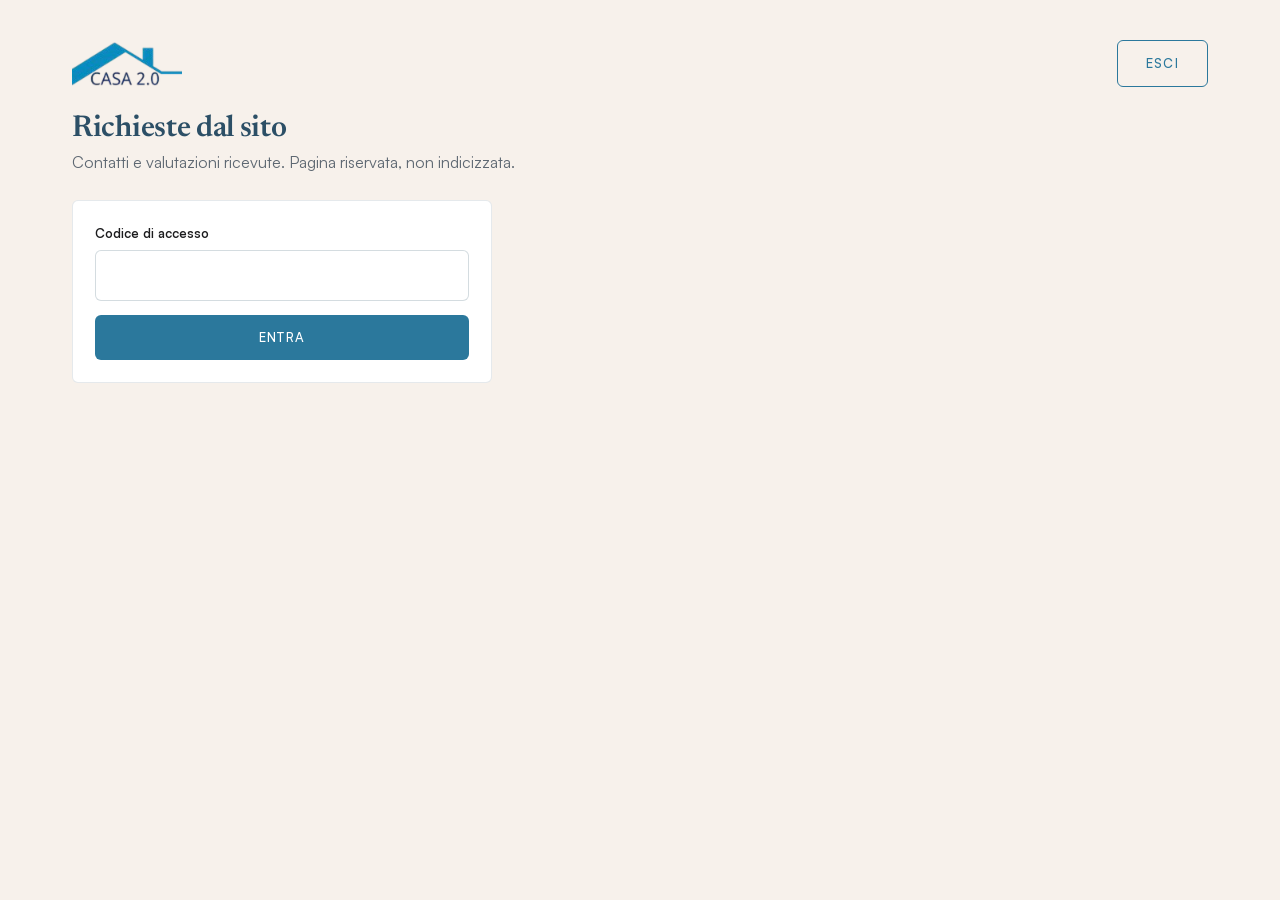
<file: admin.html>
<!DOCTYPE html>
<html lang="it">
<head>
<meta charset="UTF-8" />
<meta name="viewport" content="width=device-width, initial-scale=1.0" />
<title>Richieste — Area riservata Casa 2.0</title>
<meta name="robots" content="noindex, nofollow" />
<link rel="icon" href="assets/favicon.svg" type="image/svg+xml" />
<link rel="stylesheet" href="assets/site.css?v=35">
<script>document.documentElement.classList.add('js')</script>
<style>
  body{ background: var(--paper); }
  .adm{ max-width: 1180px; margin: 0 auto; padding: 40px 22px 80px; }
  .adm__top{ display:flex; align-items:center; justify-content:space-between; gap:16px; flex-wrap:wrap; margin-bottom: 26px; }
  .adm__top img{ height: 44px; }
  .adm h1{ font-size: 30px; color: var(--navy); margin: 18px 0 4px; }
  .adm p.muted{ color: var(--text-muted); margin:0; }
  .box{ background:#fff; border:1px solid var(--hairline); border-radius:6px; padding: 22px; }
  .login{ max-width: 420px; }
  label{ display:block; font-size: 13px; font-weight:600; margin-bottom:6px; }
  input, select{ font: inherit; font-size:16px; padding: 11px 12px; border:1px solid rgba(44,79,102,.2); border-radius:6px; background:#fff; width:100%; }
  .row{ display:flex; gap:10px; flex-wrap:wrap; align-items:end; margin-bottom: 18px; }
  .row > div{ min-width: 160px; }
  .btn{ border-radius: 6px; }
  .count{ font-size: 14px; color: var(--text-muted); margin: 0 0 12px; }
  .lead{ border:1px solid var(--hairline); border-radius:6px; background:#fff; padding:16px 18px; margin-bottom:12px; }
  .lead__head{ display:flex; justify-content:space-between; gap:12px; flex-wrap:wrap; align-items:center; }
  .lead__name{ font-family: var(--font-display); font-size: 21px; color: var(--navy); font-weight:600; }
  .tag{ display:inline-block; font-size:11px; font-weight:700; letter-spacing:.08em; text-transform:uppercase; padding:4px 8px; border-radius:4px; background: var(--primary-soft); color: var(--navy); margin-right:6px; }
  .tag--valuta{ background: var(--primary); color:#fff; }
  .lead dl{ display:grid; grid-template-columns: 150px 1fr; gap: 4px 14px; margin: 12px 0 0; font-size: 14.5px; }
  .lead dt{ color: var(--text-muted); }
  .lead dd{ margin:0; white-space: pre-wrap; word-break: break-word; }
  .lead a{ color: var(--primary); text-decoration: underline; }
  .err{ color:#B3261E; font-weight:600; margin-top:10px; }
  @media (max-width:600px){ .lead dl{ grid-template-columns: 1fr; } .lead dt{ margin-top:6px; } }
</style>
</head>
<body>
<main class="adm">
  <div class="adm__top">
    <a href="index.html"><img src="assets/logo@2x.png" alt="Casa 2.0"></a>
    <button class="btn btn--outline" id="logout" hidden>Esci</button>
  </div>
  <h1>Richieste dal sito</h1>
  <p class="muted">Contatti e valutazioni ricevute. Pagina riservata, non indicizzata.</p>

  <section class="box login" id="login" style="margin-top:24px">
    <form id="login-form">
      <label for="token">Codice di accesso</label>
      <input id="token" type="password" autocomplete="current-password" required>
      <button class="btn" style="margin-top:14px; width:100%">Entra</button>
      <p class="err" id="login-err" hidden></p>
    </form>
  </section>

  <section id="panel" hidden style="margin-top:24px">
    <div class="row">
      <div><label for="f-form">Modulo</label><select id="f-form"><option value="">Tutti</option><option value="valuta">Valutazioni</option><option value="contatti">Contatti</option></select></div>
      <div><label for="f-status">Stato</label><select id="f-status"><option value="">Tutti</option><option value="nuovo">Nuovi</option><option value="in_lavorazione">In lavorazione</option><option value="chiuso">Chiusi</option></select></div>
      <button class="btn btn--outline" id="csv" type="button">Scarica Excel (CSV)</button>
    </div>
    <p class="count" id="count"></p>
    <div id="list"></div>
  </section>
</main>
<script>
(function(){
  const $ = (s) => document.querySelector(s);
  let token = sessionStorage.getItem('casa2_admin') || '';
  const LABELS = { telefono:'Telefono', indirizzo:'Indirizzo immobile', tipologia:'Tipologia', mq:'Superficie (mq)', anno:'Anno', locali:'Locali', piano:'Piano', stato:'Stato immobile', messaggio:'Messaggio / note', pagina:'Pagina' };
  const esc = (s) => String(s ?? '').replace(/[&<>"]/g, c => ({'&':'&amp;','<':'&lt;','>':'&gt;','"':'&quot;'}[c]));
  const q = () => { const p = new URLSearchParams(); if($('#f-form').value) p.set('form', $('#f-form').value); if($('#f-status').value) p.set('status', $('#f-status').value); return p; };

  async function load(){
    const r = await fetch('/api/leads?' + q(), { headers:{ Authorization:'Bearer ' + token } });
    if(r.status === 401){ sessionStorage.removeItem('casa2_admin'); show(false, 'Codice non valido.'); return; }
    const d = await r.json();
    if(!d.ok){ $('#list').innerHTML = '<p class="err">' + esc(d.error) + '</p>'; return; }
    show(true);
    $('#count').textContent = d.leads.length + (d.leads.length === 1 ? ' richiesta' : ' richieste');
    $('#list').innerHTML = d.leads.map(l => {
      const when = new Date(l.created_at).toLocaleString('it-IT', { dateStyle:'medium', timeStyle:'short' });
      const rows = Object.keys(LABELS).filter(k => l[k] !== null && l[k] !== '' && l[k] !== undefined)
        .map(k => '<dt>' + LABELS[k] + '</dt><dd>' + (k === 'telefono' ? '<a href="tel:' + esc(l[k]) + '">' + esc(l[k]) + '</a>' : esc(l[k])) + '</dd>').join('');
      return '<article class="lead"><div class="lead__head"><div>' +
        '<span class="tag ' + (l.form === 'valuta' ? 'tag--valuta' : '') + '">' + (l.form === 'valuta' ? 'Valutazione' : 'Contatto') + '</span>' +
        '<span class="lead__name">' + esc(l.nome + ' ' + l.cognome) + '</span></div>' +
        '<div style="display:flex;gap:10px;align-items:center"><small class="muted">' + esc(when) + '</small>' +
        '<select data-id="' + l.id + '" aria-label="Stato richiesta">' +
          ['nuovo','in_lavorazione','chiuso'].map(s => '<option value="' + s + '"' + (s === l.status ? ' selected' : '') + '>' + s.replace('_',' ') + '</option>').join('') +
        '</select></div></div>' +
        '<dl><dt>Email</dt><dd><a href="mailto:' + esc(l.email) + '">' + esc(l.email) + '</a></dd>' + rows +
        '<dt>Newsletter</dt><dd>' + (l.newsletter ? 'Sì' : 'No') + '</dd></dl></article>';
    }).join('') || '<p class="muted">Nessuna richiesta con questi filtri.</p>';
    document.querySelectorAll('select[data-id]').forEach(s => s.addEventListener('change', async () => {
      await fetch('/api/leads', { method:'PATCH', headers:{ Authorization:'Bearer ' + token, 'Content-Type':'application/json' }, body: JSON.stringify({ id: s.dataset.id, status: s.value }) });
    }));
  }
  function show(ok, err){
    $('#login').hidden = ok; $('#panel').hidden = !ok; $('#logout').hidden = !ok;
    const e = $('#login-err'); e.hidden = !err; e.textContent = err || '';
  }
  $('#login-form').addEventListener('submit', e => { e.preventDefault(); token = $('#token').value.trim(); sessionStorage.setItem('casa2_admin', token); load(); });
  $('#logout').addEventListener('click', () => { sessionStorage.removeItem('casa2_admin'); token = ''; show(false); });
  $('#f-form').addEventListener('change', load); $('#f-status').addEventListener('change', load);
  $('#csv').addEventListener('click', async () => {
    const p = q(); p.set('format','csv');
    const r = await fetch('/api/leads?' + p, { headers:{ Authorization:'Bearer ' + token } });
    const b = await r.blob(); const a = document.createElement('a');
    a.href = URL.createObjectURL(b); a.download = 'richieste-casa2.csv'; a.click();
  });
  if(token) load(); else show(false);
})();
</script>
</body>
</html>
</file>
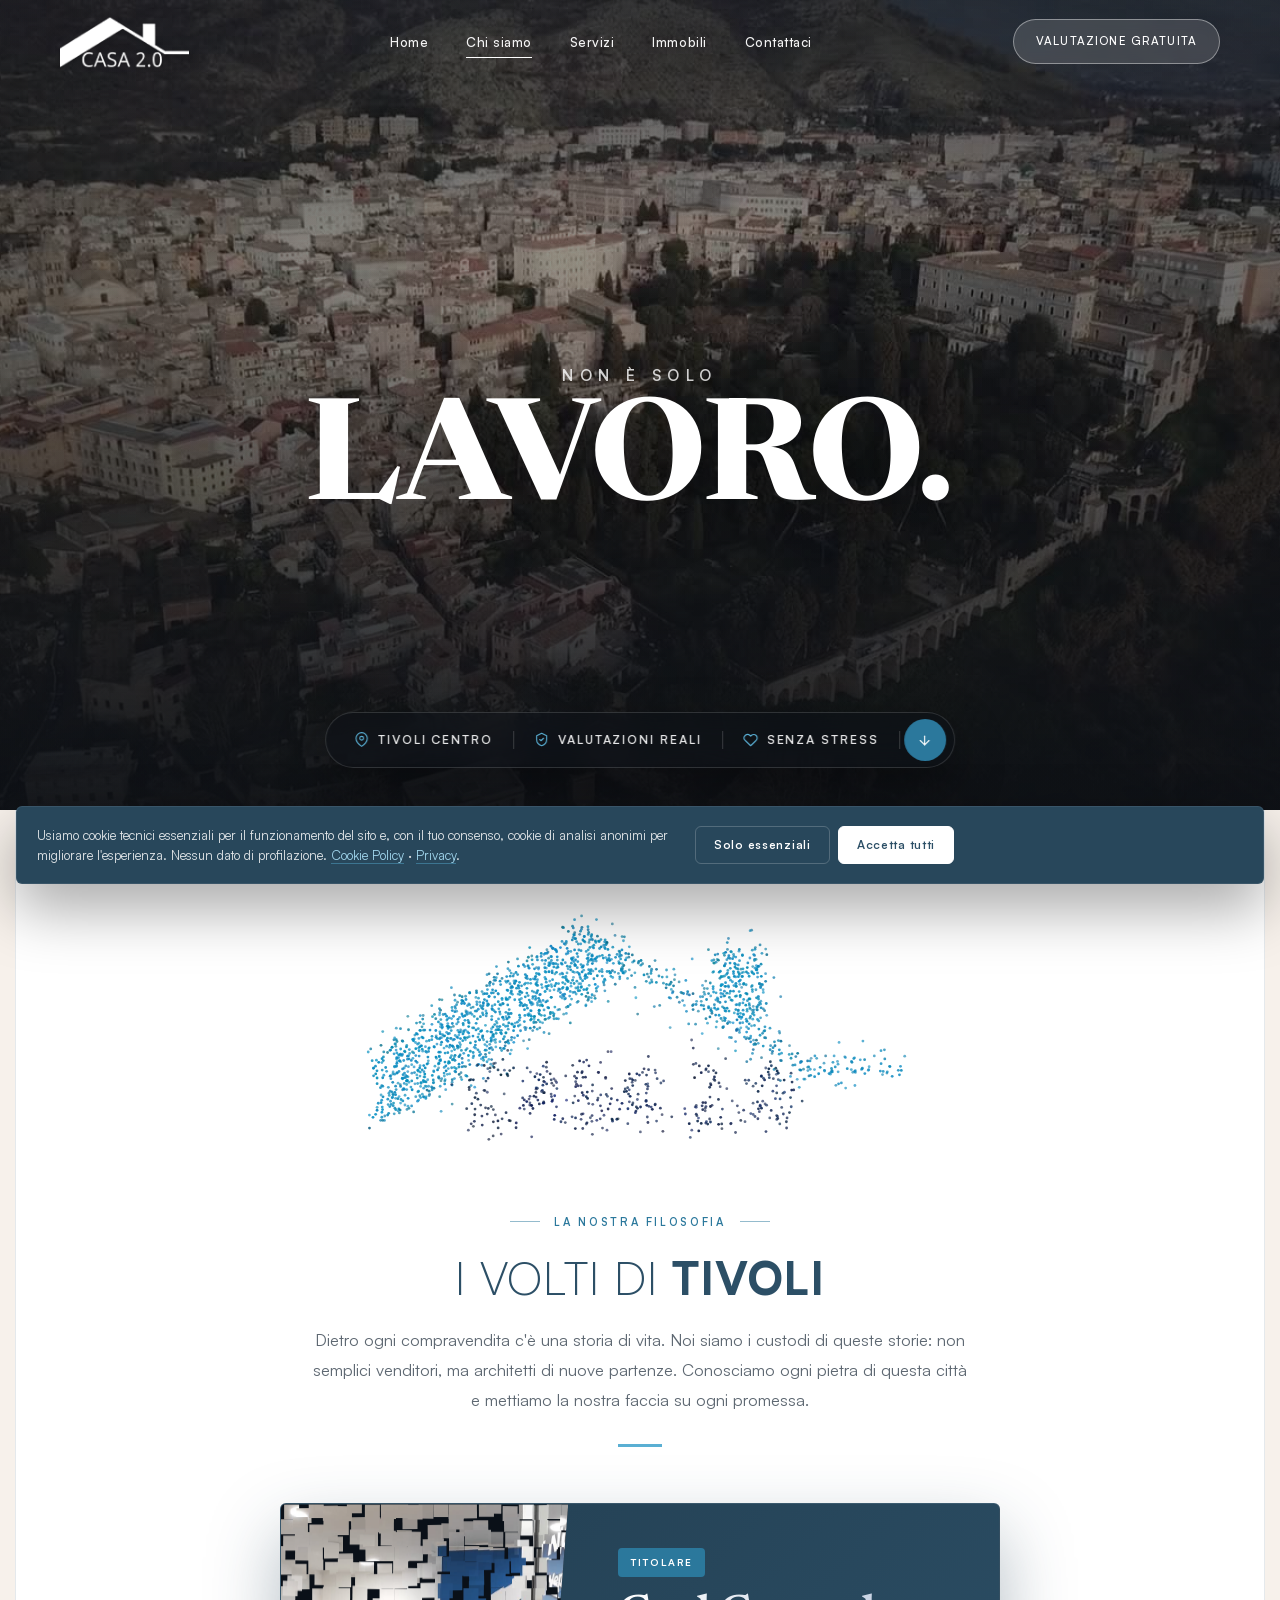
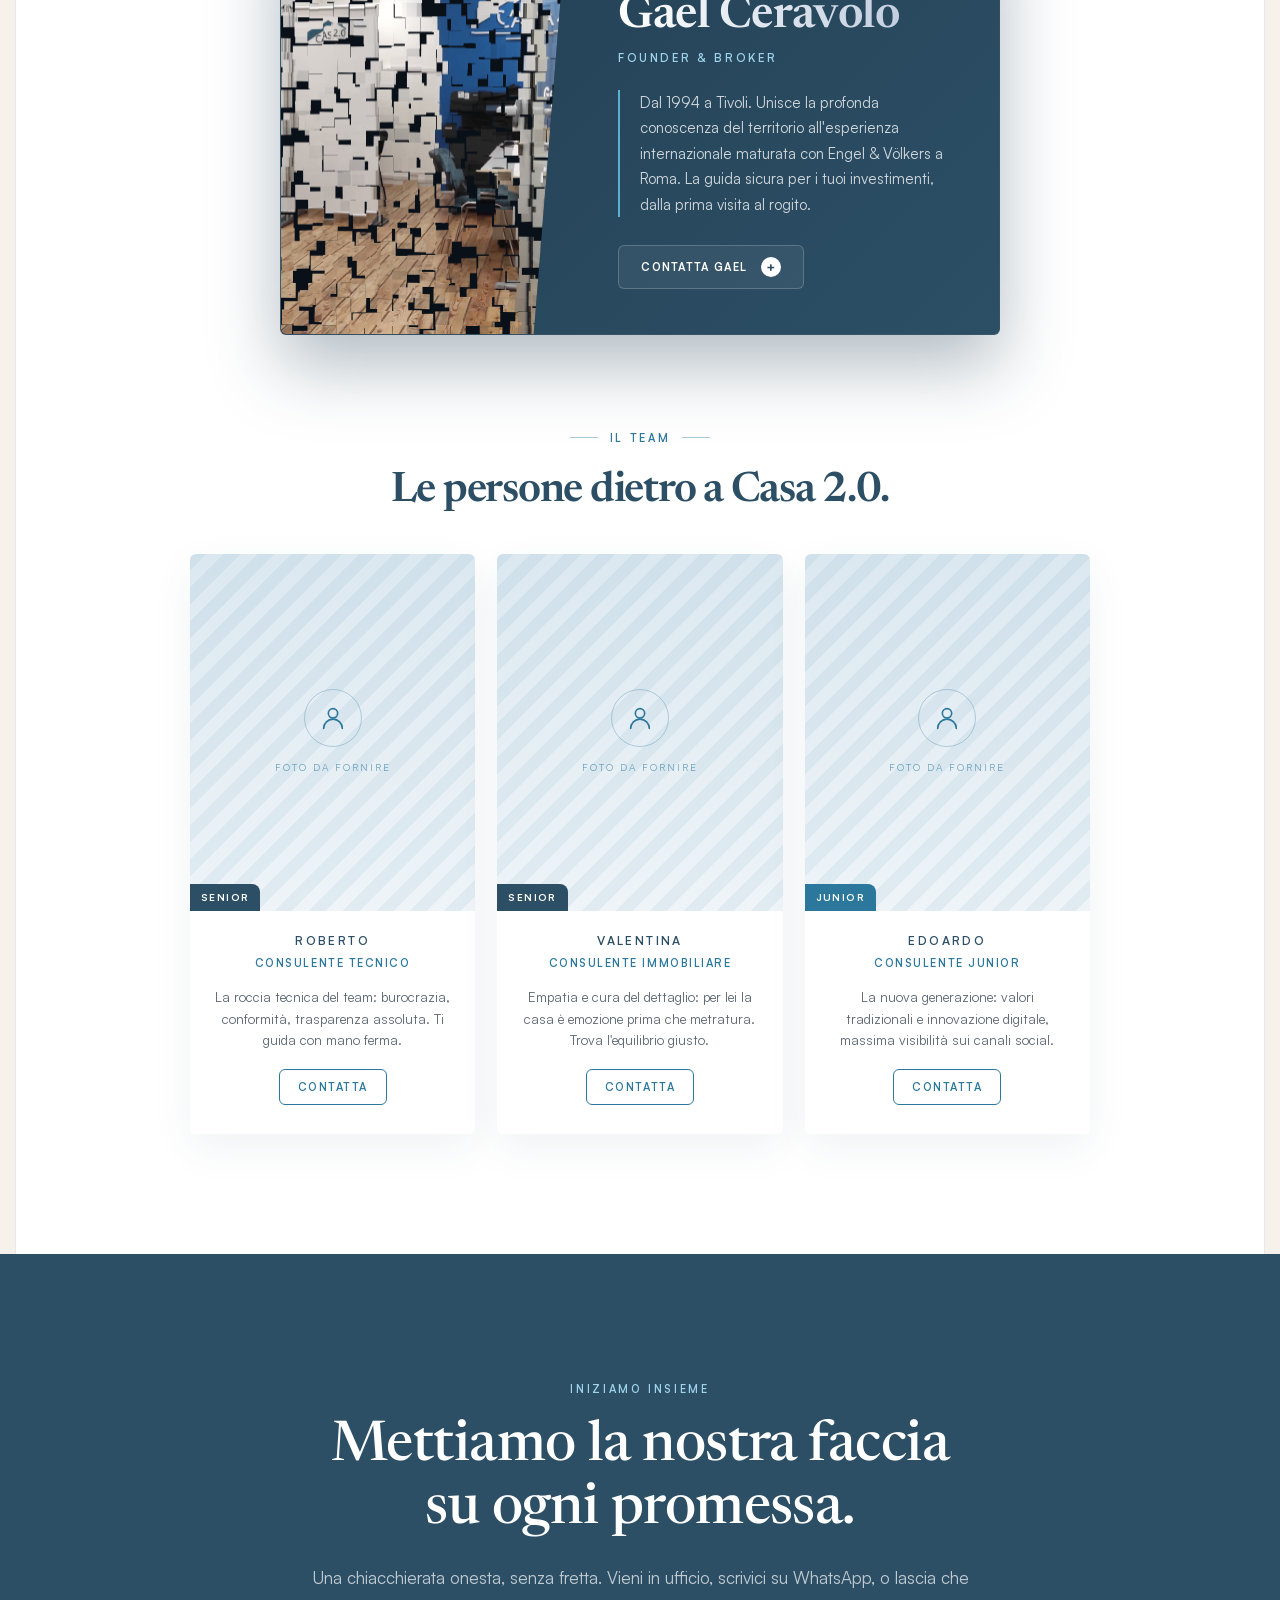
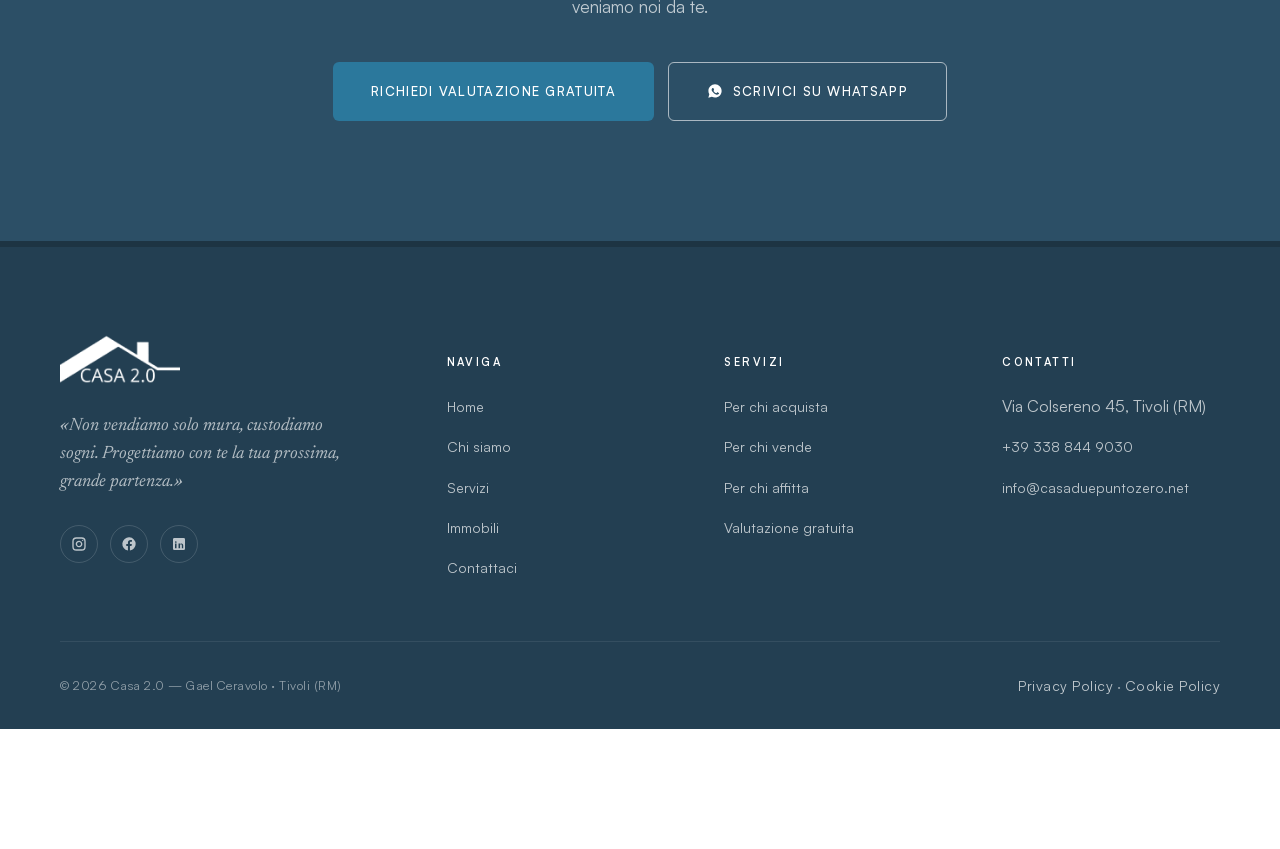
<file: chi-siamo.html>
<!DOCTYPE html>
<html lang="it">
<head>
<meta charset="UTF-8" />
<meta name="viewport" content="width=device-width, initial-scale=1.0" />
<title>Chi siamo — Casa 2.0 · Agenzia Immobiliare a Tivoli</title>
<meta name="description" content="Dietro ogni compravendita c'è una storia di vita. Conosci Casa 2.0, l'agenzia che dal 1994 custodisce le storie di Tivoli. Founder & Broker: Gael Ceravolo." />
<link rel="canonical" href="https://www.casaduepuntozero.net/chi-siamo.html" />
<meta property="og:type" content="website" />
<meta property="og:locale" content="it_IT" />
<meta property="og:site_name" content="Casa 2.0" />
<meta property="og:title" content="Chi siamo — Casa 2.0 Agenzia Immobiliare Tivoli dal 1994" />
<meta property="og:description" content="I volti di Tivoli. Gael Ceravolo e il team Casa 2.0. Mettiamo la nostra faccia su ogni promessa." />
<meta property="og:image" content="https://www.casaduepuntozero.net/assets/tivoli/tivoli-06.jpg" />
<meta property="og:url" content="https://www.casaduepuntozero.net/chi-siamo.html" />
<meta name="twitter:card" content="summary_large_image" />
<meta name="theme-color" content="#2C4F66" />
<link rel="icon" href="assets/favicon.svg" type="image/svg+xml" />
<link rel="preload" href="assets/fonts/Newsreader-Variable.woff2" as="font" type="font/woff2" crossorigin>
<link rel="preload" href="assets/fonts/Satoshi-Variable.woff2" as="font" type="font/woff2" crossorigin>
<link rel="stylesheet" href="assets/site.css?v=35">
<script>document.documentElement.classList.add('js')</script>

<style>
  /* ============================================================
     CHI SIAMO — animated hero + philosophy + founder card
     ============================================================ */
  /* video CINEMATICO full-width (band, non 100vh) */
  .hero--story{
    min-height: 90vh;
  }
  /* wash/overlay verso il NERO (non più blu) */
  .hero--story .hero__wash{
    background: linear-gradient(180deg, rgba(14,17,22,0.34) 0%, rgba(14,17,22,0.22) 45%);
    mix-blend-mode: normal;
  }
  .hero--story .hero__overlay{
    background:
      radial-gradient(85% 70% at 50% 42%, rgba(14,17,22,0.18) 0%, rgba(14,17,22,0.62) 100%),
      linear-gradient(180deg, rgba(14,17,22,0.30) 0%, rgba(14,17,22,0) 30%, rgba(14,17,22,0.88) 100%);
  }
  .hero__prefix{
    display:block;
    font-family: var(--font-body);
    font-weight: 600;
    font-size: clamp(14px, 1.2vw, 18px);
    letter-spacing: 0.42em;
    text-transform: uppercase;
    color: rgba(255,255,255,0.82);
    margin-bottom: 14px;
    min-height: 1.4em;
  }
  .hero--story h1{
    font-size: clamp(64px, 11vw, 150px);
    font-weight: 800;
    line-height: 0.92;
    letter-spacing: -0.012em;
    color: #fff;
    text-shadow: 0 10px 60px rgba(0,0,0,0.45);
    display:flex;
    align-items: center;
    justify-content: center;
    flex-wrap: nowrap;
    gap: 0.04em;
  }
  /* parola bianca; cursore a BLOCCO (come nello screenshot) */
  .hero--story .word .live{
    -webkit-text-fill-color: #fff;
  }
  .hero--story .word .live.emotion{ -webkit-text-fill-color:#fff; }

  /* TRUST PILL BAR (sostituisce la scroll-cue su chi-siamo) */
  .story-pills{
    position:absolute; left:50%; bottom:42px; transform:translateX(-50%);
    z-index:2; display:flex; align-items:center; gap:0;
    background: rgba(14,17,22,0.55);
    backdrop-filter: blur(14px) saturate(140%);
    -webkit-backdrop-filter: blur(14px) saturate(140%);
    border:1px solid rgba(255,255,255,0.14);
    border-radius: 100px;
    padding: 6px 8px;
    box-shadow: 0 20px 50px rgba(0,0,0,0.35);
    opacity:0; animation: pillsIn 900ms 1100ms cubic-bezier(.2,.7,.2,1) forwards;
  }
  @keyframes pillsIn{ from{opacity:0; transform:translate(-50%,16px);} to{opacity:1; transform:translate(-50%,0);} }
  .story-pill{
    display:inline-flex; align-items:center; gap:9px;
    padding: 10px 20px;
    color: rgba(255,255,255,0.9);
    font-size: 12px; font-weight:600; letter-spacing:0.16em; text-transform:uppercase;
    white-space:nowrap; transition: color .25s ease;
  }
  .story-pill svg{ width:15px; height:15px; stroke:var(--primary-light); fill:none; stroke-width:1.8; }
  .story-pill:hover{ color:#fff; }
  .story-pill__sep{ width:1px; height:18px; background:rgba(255,255,255,0.18); }
  .story-pill--scroll{
    width:42px; height:42px; padding:0; justify-content:center;
    border-radius:50%; background:var(--primary); margin-left:4px;
    transition: background .25s ease, transform .25s ease;
  }
  .story-pill--scroll svg{ stroke:#fff; }
  .story-pill--scroll:hover{ background:var(--primary-light); transform:translateY(3px); }
  /* telefono: niente capsula (la scritta usciva dal bordo): tre voci leggere, centrate, che possono andare a capo */
  @media (max-width:680px){
    .story-pills{ background:none; border:0; box-shadow:none; -webkit-backdrop-filter:none; backdrop-filter:none;
      flex-wrap:wrap; justify-content:center; gap:6px 16px; width:calc(100% - 32px); max-width:none; padding:0; bottom:28px; }
    .story-pill{ padding:0; gap:6px; font-size:10.5px; letter-spacing:0.1em; }
    .story-pill svg{ width:13px; height:13px; }
    .story-pill--scroll, .story-pill__sep{ display:none; }
  }
  .hero--story .word{
    position:relative;
    display:inline-block;
    min-width: 1ch;
  }
  .hero--story .word .ghost{ opacity: 0; pointer-events:none; }
  .hero--story .word .live{
    position:absolute; inset:0;
    display:inline-flex; align-items:baseline; justify-content:center;
    white-space: nowrap;
  }
  .hero--story .word .live::after{
    content:""; display:inline-block;
    width: 0.085em; height: 0.84em;
    background: #fff;
    margin-left: 0.16em;
    align-self: center;
    box-shadow: 0 0 18px rgba(255,255,255,0.55);
    animation: caretBreathe 1.7s ease-in-out infinite;
    border-radius: 2px;
    transition: background .3s ease, box-shadow .3s ease;
  }
  /* quando la parola è emozionale il cursore diventa rosso */

  @keyframes caretBreathe{ 0%,100%{opacity:1;} 50%{opacity:0.35;} }

  /* Philosophy section */
  .philosophy{
    text-align:center;
    padding: 130px 0 100px;
    background: var(--paper);
    position:relative;
  }
  .philosophy .micro-label{
    color: var(--red-accent);
    display:inline-flex; align-items:center; gap:14px;
    margin-bottom: 26px;
  }
  .philosophy .micro-label::before,
  .philosophy .micro-label::after{
    content:""; width: 30px; height:1px; background: var(--red-accent); opacity:.5;
  }
  .philosophy h2{
    font-size: clamp(48px, 7vw, 88px);
    line-height: 1;
    color: var(--navy);
    font-weight: 500;
    letter-spacing: -0.012em;
  }
  .philosophy h2 em{ color: var(--primary); font-style: normal; font-weight: 700; }
  .philosophy p{
    max-width: 58ch;
    margin: 36px auto 0;
    color: var(--text-muted);
    font-size: 17px;
    line-height: 1.85;
    font-weight:400;
  }
  .philosophy .rule{
    width: 56px; height: 3px; background: var(--red-accent);
    margin: 56px auto 0;
  }

  /* Founder card */
  .founder-section{
    background: var(--paper);
    padding: 30px 40px 140px;
  }
  .founder{
    max-width: 980px;
    margin: 0 auto;
    background: var(--navy);
    border-radius: 4px;
    overflow:hidden;
    display:grid;
    grid-template-columns: 340px 1fr;
    box-shadow: 0 40px 90px rgba(44,79,102,0.18);
  }
  .founder__photo{
    background: #0F1B27;
    aspect-ratio: auto;
    min-height: 100%;
    position:relative;
    overflow:hidden;
  }
  .founder__photo .ph{
    position:absolute; inset:0;
    color: rgba(255,255,255,0.45);
    background:
      repeating-linear-gradient(135deg, rgba(255,255,255,0.04) 0 12px, transparent 12px 24px),
      linear-gradient(180deg, #0F1B27, #1A2A3C);
    border: none;
    font-size: 11px;
    letter-spacing: 0.22em;
    flex-direction: column;
    gap: 12px;
    text-align:center;
    padding: 40px 24px;
  }
  .founder__photo .ph .label{ opacity: 0.6; line-height:1.6;}
  .founder__photo .ph .silhouette{
    width: 72px; height: 72px; border-radius: 50%;
    border:1.5px solid rgba(255,255,255,0.3);
    display:flex; align-items:center; justify-content:center;
  }
  .founder__photo .ph .silhouette svg{ width: 36px; height:36px; }
  .founder__body{
    padding: 48px 50px 48px 56px;
    color: #fff;
    display:flex; flex-direction:column; justify-content:center;
    position:relative;
  }
  .founder__pill{
    display:inline-block;
    font-size: 10.5px;
    text-transform: uppercase;
    letter-spacing: 0.22em;
    font-weight: 600;
    background: var(--red-accent);
    color: #fff;
    padding: 6px 12px;
    border-radius: 999px;
    margin-bottom: 22px;
    align-self:flex-start;
  }
  .founder__name{
    font-family: var(--font-display);
    font-size: clamp(34px, 4vw, 48px);
    font-weight: 600;
    letter-spacing: -0.01em;
    line-height: 1;
    margin: 0 0 10px;
  }
  .founder__role{
    font-size: 11.5px;
    text-transform: uppercase;
    letter-spacing: 0.22em;
    color: var(--primary-light);
    font-weight: 600;
    margin-bottom: 26px;
  }
  .founder__bio{
    padding-left: 22px;
    border-left: 2px solid var(--red-accent);
    color: rgba(255,255,255,0.82);
    font-weight:400;
    line-height: 1.75;
    font-size: 15.5px;
    max-width: 50ch;
    margin-bottom: 30px;
  }
  .founder__cta{
    display:inline-flex; align-items:center; gap: 10px;
    font-size: 12px;
    letter-spacing: 0.16em;
    text-transform: uppercase;
    font-weight: 600;
    color: #fff;
    background: var(--primary);
    padding: 14px 24px;
    border-radius: 999px;
    align-self: flex-start;
    transition: all 250ms ease;
  }
  .founder__cta:hover{
    background: var(--primary-light);
    transform: translateY(-2px);
    box-shadow: 0 0 24px rgba(43,120,156,0.4);
  }
  .founder__cta svg{ width:14px; height:14px; }

  /* Team grid (optional, sober) */
  .team{
    background: var(--paper);
    padding: 60px 0 140px;
  }
  .team-grid{
    max-width: 980px;
    margin: 0 auto;
    display:grid;
    grid-template-columns: repeat(3, 1fr);
    gap: 28px;
  }
  .member{
    background: #fff;
    border-radius: 4px;
    overflow:hidden;
    box-shadow: 0 14px 40px rgba(44,79,102,0.06);
    transition: transform 300ms ease, box-shadow 300ms ease;
  }
  .member:hover{ transform: translateY(-6px); box-shadow: 0 26px 60px rgba(44,79,102,0.12);}
  .member__photo{
    aspect-ratio: 4/5;
    background:
      repeating-linear-gradient(135deg, rgba(43,120,156,0.08) 0 12px, transparent 12px 24px),
      linear-gradient(180deg, #E9DED8, #F5ECE8);
    display:flex; flex-direction:column; align-items:center; justify-content:center;
    color: var(--primary); position:relative;
    gap: 12px;
  }
  .member__photo .silhouette{
    width: 56px; height:56px; border-radius:50%;
    border:1.5px solid rgba(43,120,156,0.3);
    display:flex; align-items:center; justify-content:center;
  }
  .member__photo .silhouette svg{ width:28px; height:28px;}
  .member__photo .pill{
    position:absolute; left:14px; bottom: 14px;
    font-size: 9.5px; text-transform:uppercase; letter-spacing: 0.18em;
    color:#fff; background: var(--navy); padding: 4px 10px; border-radius: 999px;
    font-weight:600;
  }
  .member__photo .pill.junior{ background: var(--red-accent); }
  .member__photo .ph-tag{ font-size: 10px; letter-spacing: 0.22em; text-transform:uppercase; opacity: 0.6;}
  .member__body{
    padding: 26px 26px 28px;
    text-align:center;
  }
  .member__body h4{
    font-family: var(--font-body);
    font-size: 12px;
    letter-spacing: 0.22em;
    text-transform: uppercase;
    color: var(--navy);
    font-weight: 600;
    margin: 0 0 6px;
  }
  .member__body .role{
    color: var(--red-accent);
    font-size: 11px;
    letter-spacing: 0.16em;
    text-transform: uppercase;
    font-weight: 600;
    margin-bottom: 14px;
  }
  .member__body p{
    color: var(--text-muted);
    font-size: 13.5px;
    line-height: 1.65;
    margin: 0 0 18px;
    font-weight:400;
  }
  .member__cta{
    display:inline-block;
    padding: 8px 18px;
    border-radius: 999px;
    border: 1px solid var(--primary);
    color: var(--primary);
    font-size: 11px;
    letter-spacing: 0.16em;
    text-transform: uppercase;
    font-weight: 600;
    transition: all 200ms ease;
  }
  .member__cta:hover{ background: var(--primary); color:#fff; }

  /* CTA bottom — near-black */
  .cta-banner{
    background: var(--navy);
    color: #fff;
    text-align:center;
    padding: 120px 40px;
  }
  .cta-banner h2{
    font-size: clamp(36px, 4.6vw, 56px);
    line-height:1.12;
    margin: 16px auto 22px;
    max-width: 28ch;
    color: #fff;
    font-weight: 500;
  }
  .cta-banner h2 em{ color: var(--primary-light); font-style:italic; font-weight:500;}
  .cta-banner p{
    color: rgba(255,255,255,0.7);
    max-width: 58ch;
    margin: 0 auto 40px;
    font-size: 17px;
    font-weight:400;
    line-height:1.7;
  }

  @media (max-width: 960px){
    .founder{ grid-template-columns: 1fr; }
    .founder__photo{ aspect-ratio: 16/10; min-height: 0; }
    .founder__body{ padding: 38px 32px;}
    .team-grid{ grid-template-columns: 1fr; max-width: 420px;}
    .philosophy{ padding: 90px 0 70px; }
    .founder-section{ padding: 20px 22px 90px; }
    .team{ padding: 40px 22px 90px;}
    .hero--story h1{ font-size: clamp(56px, 16vw, 96px); }
  }

  /* ============================================================
     VIDEO HERO BACKGROUND
     ============================================================ */
  .hero__video{
    position:absolute; inset:0;
    width:100%; height:100%;
    object-fit:cover;
    z-index:-3;
    transform: scale(1.04);
    animation: heroVidZoom 24s ease-out forwards;
  }
  @keyframes heroVidZoom{ from{transform:scale(1.1);} to{transform:scale(1.0);} }

  /* ============================================================
     I VOLTI DI TIVOLI — blueprint experience
     ============================================================ */
  /* Come nel prototipo: fondo tinto ai lati, un PANNELLO bianco al centro con il bordo netto.
     La mappa vive solo dentro il pannello e appare solo intorno al cursore. */
  .volti{
    position:relative;
    background: var(--paper);
    padding: 0 clamp(0px, 1.2vw, 20px);
  }
  .volti__panel{
    position:relative; overflow:hidden;
    max-width: none; margin: 0 auto;
    background: #fff;
    border-left: 1px solid var(--hairline); border-right: 1px solid var(--hairline);
    padding: 88px 0 120px;
  }
  /* HEADER della sezione: label + logo CENTRATI, attaccati */
  .volti__header{
    position:relative; z-index:3;
    width:100%; display:flex; flex-direction:column; align-items:center;
    gap: 0;
  }
  .volti__divider{
    width: clamp(160px, 20vw, 240px);
    height: 1px;
    background: linear-gradient(90deg, transparent, var(--primary) 30%, var(--primary) 70%, transparent);
    margin: 0 auto 0;
    opacity: .55;
  }
  .volti__divider-label{
    text-align:center; display:block;
    font-family: var(--font-body);
    font-size: 11px; letter-spacing: 0.36em; text-transform: uppercase;
    color: var(--primary); font-weight: 700;
    margin: 0 0 4px;
  }
  /* micro-stripe tra logo e boss card */
  .volti__stripe{
    display:flex; align-items:center; gap: clamp(20px, 4vw, 48px);
    margin: 8px 0 28px;
    color: var(--text-dark);
  }
  .volti__stripe-item{ display:flex; flex-direction:column; align-items:center; line-height:1; }
  .volti__stripe-item strong{
    font-family: var(--font-display);
    font-weight: 600;
    font-size: clamp(20px, 1.7vw, 26px);
    color: var(--navy);
    letter-spacing: -0.01em;
  }
  .volti__stripe-item span{
    margin-top: 6px;
    font-family: var(--font-body);
    font-size: 10px; letter-spacing: 0.26em; text-transform: uppercase;
    color: var(--text-muted); font-weight: 600;
  }
  .volti__stripe-sep{ width:1px; height: 28px; background: var(--hairline); }
  @media (max-width: 620px){
    .volti__stripe{ gap: 18px; margin: 4px 0 22px; }
    .volti__stripe-item strong{ font-size: 18px; }
  }
  .volti__canvas{
    position:absolute; inset:0;
    width:100%; height:100%;
    z-index:0; pointer-events:none;
  }
  .volti__inner{
    position:relative; z-index:2;
    max-width: 1480px; margin:0 auto; padding:0 24px;
    display:flex; flex-direction:column; align-items:center; gap: 12px;
  }
  /* intro */
  .volti__intro{ text-align:center; max-width: 720px; margin: 36px auto 44px; }
  .volti__intro .micro-label{
    color: var(--red-accent);
    display:inline-flex; align-items:center; gap:14px; margin-bottom:22px;
  }
  .volti__intro .micro-label::before,.volti__intro .micro-label::after{
    content:""; width:30px; height:1px; background: var(--red-accent); opacity:.5;
  }
  .volti__intro h2{
    font-family: var(--font-body); text-transform: uppercase;
    font-size: clamp(30px, 3.6vw, 46px); line-height:1.1; color: var(--navy);
    font-weight:300; letter-spacing: 0.02em; margin:0;
  }
  .volti__intro h2 strong{ font-weight: 800; }
  .volti__intro h2 em{ color: var(--primary); font-style:italic; font-weight:600; }
  .volti__intro p{
    margin: 22px auto 0; color: var(--text-muted); font-size:16.5px; line-height:1.8; font-weight:400; max-width: 60ch;
  }
  .volti__rule{ width:44px; height:3px; background: var(--primary-light); margin: 30px auto 0; }

  /* ============================================================
     BRAND-MARK GRANULOSO (canvas)
     Le particelle si compongono dal disordine fino a formare il logo
     ============================================================ */
  .brand-grain{
    position:relative;
    width:100%;
    max-width: 600px;            /* prima 1480px: creava un vuoto di ~630px sotto la hero */
    isolation: isolate;
    margin: 0 auto;
    aspect-ratio: 21/9;
  }
  @media (max-width: 620px){ .brand-grain{ margin-top: 36px; max-width: 86%; } }
  .brand-grain canvas{
    display:block; width:100%; height:100%;
    image-rendering: auto;
  }
  @media (prefers-reduced-motion: reduce){
    .brand-grain canvas{ filter:none; }
  }

  /* BOSS card */
  .boss-wrap{ width:100%; max-width: 720px; perspective: 1800px; }
  .boss{
    position:relative; width:100%; min-height: 340px;
    background: linear-gradient(135deg, var(--ink) 0%, var(--navy) 100%);
    border-radius: 6px; overflow:hidden; display:grid; grid-template-columns: 40% 1fr;
    box-shadow: 0 30px 70px rgba(35,63,82,0.35); border:1px solid rgba(255,255,255,0.08);
    transition: box-shadow .5s ease, transform .15s ease;
    transform-style: preserve-3d;
  }
  .boss__glow{
    position:absolute; inset:0; z-index:3; pointer-events:none; opacity:0;
    background: radial-gradient(600px circle at var(--mx,50%) var(--my,50%), rgba(90,175,211,0.22), transparent 42%);
    transition: opacity .4s ease; mix-blend-mode: screen;
  }
  .boss-wrap:hover .boss__glow{ opacity:1; }
  .boss__photo{
    position:relative; z-index:2; overflow:hidden; background:#0A1018;
    clip-path: polygon(0 0, 100% 0, 88% 100%, 0 100%);
  }
  .boss__photo img{
    width:100%; height:100%; object-fit:cover;
    filter: grayscale(0.2) contrast(1.05);
    opacity: 0;          /* inizia nascosta, il canvas la rivela */
    transition: transform .8s ease, opacity .9s ease;
  }
  .boss__photo.is-done img{ opacity: 1; }
  .boss-wrap:hover .boss__photo img{ transform: scale(1.05); }
  .boss__photo canvas{
    position:absolute; inset:0; width:100%; height:100%;
    z-index:1; pointer-events:none;
    opacity: 1;
    transition: opacity .7s ease .3s;
  }
  .boss__photo.is-done canvas{ opacity: 0; }
  .boss__body{ position:relative; z-index:4; padding: 44px 50px; display:flex; flex-direction:column; justify-content:center; }
  .boss__pill{
    align-self:flex-start; background: var(--red-accent); color:#fff;
    font-size:10px; font-weight:700; letter-spacing:0.16em; text-transform:uppercase;
    padding:6px 12px; border-radius:4px; margin-bottom:16px;
  }
  .boss__name{
    font-family: var(--font-display); font-size: clamp(32px,4vw,46px); font-weight:600;
    line-height:1; margin:0; letter-spacing:-0.01em;
    background: linear-gradient(to right, #fff, #B8C6DB); -webkit-background-clip:text; background-clip:text; -webkit-text-fill-color:transparent;
  }
  .boss__role{ color: var(--accent-on-dark); font-size:11.5px; font-weight:600; letter-spacing:0.22em; text-transform:uppercase; margin:10px 0 22px; }
  .boss__bio{ color: rgba(255,255,255,0.78); font-size:15px; line-height:1.7; font-weight:400; border-left:2px solid var(--primary-light); padding-left:20px; margin:0 0 28px; max-width:46ch; }
  .boss__btn{
    align-self:flex-start; display:inline-flex; align-items:center; gap:14px;
    background: rgba(255,255,255,0.06); border:1px solid rgba(255,255,255,0.2); color:#fff;
    padding:11px 22px; border-radius:100px; cursor:pointer;
    font-size:11px; font-weight:700; letter-spacing:0.12em; text-transform:uppercase; transition:.3s;
  }
  .boss__btn:hover{ background: var(--primary); border-color: var(--primary); }
  .boss__btn .turn{ width:20px; height:20px; border-radius:50%; background:#fff; color:var(--navy); display:flex; align-items:center; justify-content:center; font-size:13px; transition:.4s ease; }
  .boss.active .boss__btn .turn{ transform: rotate(135deg); }
  .boss__contacts{
    max-height:0; overflow:hidden; opacity:0; transition: max-height .5s var(--ease-out), opacity .5s ease, margin .5s ease;
    margin-top:0; border-top:1px solid rgba(255,255,255,0.1);
  }
  .boss.active .boss__contacts{ max-height:120px; opacity:1; margin-top:24px; padding-top:18px; }
  .boss__contacts a{ color:#fff; font-size:14px; display:inline-flex; gap:10px; align-items:center; }
  .boss__contacts a + a{ margin-top:10px; }
  .boss__contacts svg{ width:15px; height:15px; stroke: var(--primary-light); fill:none; stroke-width:1.8; }

  /* TEAM grid */
  .volti__team{ width:100%; margin-top: 72px; }
  .volti__team .section-head{ margin-bottom: 40px; }
  .vteam-grid{ display:grid; grid-template-columns: repeat(3,minmax(0,1fr)); gap:22px; max-width: 900px; margin: 0 auto; }
  .vmember{
    background:#fff; border-radius:6px; overflow:hidden;
    box-shadow: 0 14px 40px rgba(44,79,102,0.07); border-bottom:3px solid transparent;
    transition: transform .4s var(--ease-out), box-shadow .4s ease, border-color .4s ease;
    display:flex; flex-direction:column;
  }
  .vmember:hover{ transform: translateY(-8px); box-shadow:0 28px 60px rgba(44,79,102,0.14); border-bottom-color: var(--red-accent); }
  .vmember__photo{
    aspect-ratio:4/5; position:relative; overflow:hidden;
    background: repeating-linear-gradient(135deg, rgba(43,120,156,0.07) 0 12px, transparent 12px 24px), linear-gradient(180deg,#DCE8F0,#EEF4F8);
    display:flex; flex-direction:column; align-items:center; justify-content:center; gap:12px; color: var(--primary);
  }
  .vmember__photo .silhouette{ width:58px; height:58px; border-radius:50%; border:1.5px solid rgba(43,120,156,0.3); display:flex; align-items:center; justify-content:center; }
  .vmember__photo .silhouette svg{ width:28px; height:28px; }
  .vmember__photo .ph-tag{ font-size:10px; letter-spacing:0.2em; text-transform:uppercase; opacity:.6; }
  .vmember__photo .badge{ position:absolute; left:0; bottom:0; background: var(--navy); color:#fff; font-size:10px; font-weight:700; letter-spacing:0.14em; text-transform:uppercase; padding:5px 11px; border-top-right-radius:8px; }
  .vmember__photo .badge.junior{ background: var(--red-accent); }
  .vmember__body{ padding:24px 24px 26px; text-align:center; }
  .vmember__body h4{ font-family: var(--font-body); font-size:12px; letter-spacing:0.2em; text-transform:uppercase; color:var(--navy); font-weight:600; margin:0 0 6px; }
  .vmember__body .role{ color: var(--red-accent); font-size:11px; letter-spacing:0.14em; text-transform:uppercase; font-weight:600; margin-bottom:14px; }
  .vmember__body p{ color: var(--text-muted); font-size:13.5px; line-height:1.6; font-weight:400; margin:0 0 18px; }
  .vmember__cta{ display:inline-block; padding:8px 18px; border-radius:100px; border:1px solid var(--primary); color:var(--primary); font-size:11px; letter-spacing:0.14em; text-transform:uppercase; font-weight:600; transition:.25s; }
  .vmember__cta:hover{ background: var(--primary); color:#fff; }

  @media (max-width: 900px){
    .boss{ grid-template-columns:1fr; transform:none !important; }
    .boss__photo{ clip-path:none; aspect-ratio:16/10; }
    .vteam-grid{ grid-template-columns:1fr; max-width:380px; margin:0 auto; }
    .vmember__photo{ aspect-ratio: 16/10; }
  }
</style>
</head>
<body data-screen-label="02 Chi siamo">

<!-- =========================================================
     NAV
     ========================================================= -->
<nav class="nav" id="nav">
  <div class="nav__inner">
    <a href="index.html" class="logo" aria-label="Casa 2.0 — Home">
      <img src="assets/logo.png" alt="Casa 2.0" />
    </a>
    <ul class="nav__links">
      <li><a href="index.html">Home</a></li>
      <li><a href="chi-siamo.html" class="active">Chi siamo</a></li>
      <li><a href="servizi.html">Servizi</a></li>
      <li><a href="properties.html">Immobili</a></li>
      <li><a href="contattaci.html">Contattaci</a></li>
    </ul>
    <a href="valuta.html" class="btn nav__cta-desktop">Valutazione Gratuita</a>
    <button class="nav__burger" id="burger" aria-label="Apri menu" aria-expanded="false">
      <span></span><span></span><span></span>
    </button>
  </div>
</nav>
<div class="nav__overlay" id="nav-overlay" aria-hidden="true">
  <button id="overlay-close" aria-label="Chiudi menu">&times;</button>
  <a href="index.html">Home</a>
  <a href="chi-siamo.html">Chi siamo</a>
  <a href="servizi.html">Servizi</a>
  <a href="properties.html">Immobili</a>
  <a href="contattaci.html">Contattaci</a>
  <a href="valuta.html" class="btn btn--lg">Valutazione Gratuita</a>
</div>

<!-- =========================================================
     HERO — typewriter cycling
     ========================================================= -->
<header class="hero hero--story">
  <video class="hero__video" autoplay muted loop playsinline preload="metadata" poster="assets/hero-story-poster.jpg" aria-hidden="true">
    <source src="assets/hero-story-web.mp4" type="video/mp4">
  </video>
  <div class="hero__wash" aria-hidden="true"></div>
  <div class="hero__overlay" aria-hidden="true"></div>

  <div class="hero__content">
    <span class="hero__prefix" id="hero-prefix">NON È SOLO</span>
    <h1>
      <span class="word">
        <span class="ghost" id="hero-ghost">LAVORO.</span>
        <span class="live" id="hero-live">LAVORO.</span>
      </span>
    </h1>
  </div>

  <div class="story-pills">
    <span class="story-pill">
      <svg viewBox="0 0 24 24" stroke-linecap="round" stroke-linejoin="round"><path d="M21 10c0 7-9 13-9 13s-9-6-9-13a9 9 0 0 1 18 0z"/><circle cx="12" cy="10" r="3"/></svg>
      Tivoli Centro
    </span>
    <span class="story-pill__sep"></span>
    <span class="story-pill">
      <svg viewBox="0 0 24 24" stroke-linecap="round" stroke-linejoin="round"><path d="M12 2l8 4v6c0 5-3.5 8.5-8 10-4.5-1.5-8-5-8-10V6z"/><path d="M9 12l2 2 4-4"/></svg>
      Valutazioni Reali
    </span>
    <span class="story-pill__sep"></span>
    <span class="story-pill">
      <svg viewBox="0 0 24 24" stroke-linecap="round" stroke-linejoin="round"><path d="M20.8 5.6a5.5 5.5 0 0 0-7.8 0L12 6.6l-1-1a5.5 5.5 0 0 0-7.8 7.8l1 1L12 22l7.8-7.6 1-1a5.5 5.5 0 0 0 0-7.8z"/></svg>
      Senza Stress
    </span>
    <span class="story-pill__sep"></span>
    <a class="story-pill story-pill--scroll" href="#filosofia" aria-label="Scopri di più">
      <svg viewBox="0 0 24 24" stroke-linecap="round" stroke-linejoin="round"><line x1="12" y1="5" x2="12" y2="19"/><polyline points="19 12 12 19 5 12"/></svg>
    </a>
  </div>
</header>

<!-- =========================================================
     LA NOSTRA FILOSOFIA
     ========================================================= -->
<section class="volti" id="filosofia">
 <div class="volti__panel" id="volti-panel">
  <canvas class="volti__canvas" id="blueprint" aria-hidden="true"></canvas>
  <div class="volti__inner">

    <!-- BRAND-MARK granuloso (attaccato alla sezione, niente label/linea) -->
    <figure class="brand-grain reveal" id="brand-grain" aria-label="Casa 2.0">
      <canvas></canvas>
    </figure>

    <!-- la filosofia, con le parole del prototipo -->
    <div class="volti__intro reveal" data-delay="1">
      <span class="micro-label">La nostra filosofia</span>
      <h2>I volti di <strong>Tivoli</strong></h2>
      <p>Dietro ogni compravendita c'è una storia di vita. Noi siamo i custodi di queste storie: non semplici venditori, ma architetti di nuove partenze. Conosciamo ogni pietra di questa città e mettiamo la nostra faccia su ogni promessa.</p>
      <div class="volti__rule"></div>
    </div>

    <!-- BOSS card — Gael -->
    <div class="boss-wrap reveal" id="boss-wrap" data-delay="1">
      <article class="boss" id="boss">
        <div class="boss__glow"></div>
        <div class="boss__photo" id="boss-photo">
          <canvas></canvas>
          <img src="assets/gael.jpg" alt="L'ufficio Casa 2.0 in Via Colsereno 45, Tivoli" id="boss-photo-img" />
        </div>
        <div class="boss__body">
          <span class="boss__pill">Titolare</span>
          <h3 class="boss__name">Gael Ceravolo</h3>
          <div class="boss__role">Founder &amp; Broker</div>
          <p class="boss__bio">Dal 1994 a Tivoli. Unisce la profonda conoscenza del territorio all'esperienza internazionale maturata con Engel &amp; Völkers a Roma. La guida sicura per i tuoi investimenti, dalla prima visita al rogito.</p>
          <button class="boss__btn" id="boss-toggle" type="button">
            Contatta Gael <span class="turn">+</span>
          </button>
          <div class="boss__contacts" id="boss-contacts">
            <a href="https://wa.me/393388449030" target="_blank" rel="noopener"><svg viewBox="0 0 24 24" stroke-linecap="round" stroke-linejoin="round"><path d="M21 11.5a8.5 8.5 0 0 1-12.5 7.5L3 21l2-5.5A8.5 8.5 0 1 1 21 11.5z"/></svg> WhatsApp · +39 338 844 9030</a>
            <a href="mailto:info@casaduepuntozero.net"><svg viewBox="0 0 24 24" stroke-linecap="round" stroke-linejoin="round"><rect x="3" y="5" width="18" height="14" rx="2"/><path d="M3 7l9 6 9-6"/></svg> info@casaduepuntozero.net</a>
          </div>
        </div>
      </article>
    </div>

    <!-- TEAM -->
    <div class="volti__team">
      <div class="section-head reveal">
        <span class="micro-label" style="color:var(--primary)">Il team</span>
        <h2 style="font-size:clamp(30px,3.4vw,42px); color:var(--navy);">Le persone <em>dietro</em> a Casa 2.0.</h2>
      </div>
      <div class="vteam-grid">
        <article class="vmember reveal" data-delay="1">
          <div class="vmember__photo">
            <div class="silhouette"><svg viewBox="0 0 24 24" fill="none" stroke="currentColor" stroke-width="1.4" stroke-linecap="round" stroke-linejoin="round"><circle cx="12" cy="8" r="4"/><path d="M4 21c0-4.4 3.6-8 8-8s8 3.6 8 8"/></svg></div>
            <span class="ph-tag">Foto da fornire</span>
            <span class="badge">Senior</span>
          </div>
          <div class="vmember__body">
            <h4>Roberto</h4>
            <div class="role">Consulente tecnico</div>
            <p>La roccia tecnica del team: burocrazia, conformità, trasparenza assoluta. Ti guida con mano ferma.</p>
            <a class="vmember__cta" href="contattaci.html">Contatta</a>
          </div>
        </article>
        <article class="vmember reveal" data-delay="2">
          <div class="vmember__photo">
            <div class="silhouette"><svg viewBox="0 0 24 24" fill="none" stroke="currentColor" stroke-width="1.4" stroke-linecap="round" stroke-linejoin="round"><circle cx="12" cy="8" r="4"/><path d="M4 21c0-4.4 3.6-8 8-8s8 3.6 8 8"/></svg></div>
            <span class="ph-tag">Foto da fornire</span>
            <span class="badge">Senior</span>
          </div>
          <div class="vmember__body">
            <h4>Valentina</h4>
            <div class="role">Consulente immobiliare</div>
            <p>Empatia e cura del dettaglio: per lei la casa è emozione prima che metratura. Trova l'equilibrio giusto.</p>
            <a class="vmember__cta" href="contattaci.html">Contatta</a>
          </div>
        </article>
        <article class="vmember reveal" data-delay="3">
          <div class="vmember__photo">
            <div class="silhouette"><svg viewBox="0 0 24 24" fill="none" stroke="currentColor" stroke-width="1.4" stroke-linecap="round" stroke-linejoin="round"><circle cx="12" cy="8" r="4"/><path d="M4 21c0-4.4 3.6-8 8-8s8 3.6 8 8"/></svg></div>
            <span class="ph-tag">Foto da fornire</span>
            <span class="badge junior">Junior</span>
          </div>
          <div class="vmember__body">
            <h4>Edoardo</h4>
            <div class="role">Consulente junior</div>
            <p>La nuova generazione: valori tradizionali e innovazione digitale, massima visibilità sui canali social.</p>
            <a class="vmember__cta" href="contattaci.html">Contatta</a>
          </div>
        </article>
      </div>
    </div>

  </div>
 </div>
</section>

<!-- =========================================================
     CTA finale
     ========================================================= -->
<section class="cta-banner">
  <div class="container">
    <span class="micro-label reveal" style="color:var(--accent-on-dark); display:inline-block;">Iniziamo insieme</span>
    <h2 class="reveal">Mettiamo la nostra <em>faccia</em><br/>su ogni promessa.</h2>
    <p class="reveal" data-delay="1">Una chiacchierata onesta, senza fretta. Vieni in ufficio, scrivici su WhatsApp, o lascia che veniamo noi da te.</p>
    <div class="reveal" data-delay="2" style="display:flex; gap:14px; justify-content:center; flex-wrap:wrap;">
      <a href="valuta.html" class="btn btn--lg">Richiedi valutazione gratuita</a>
      <a href="https://wa.me/393388449030" target="_blank" rel="noopener" class="btn btn--whatsapp btn--lg">
        <svg viewBox="0 0 24 24" fill="currentColor" aria-hidden="true"><path d="M12.04 2C6.58 2 2.13 6.45 2.13 11.91c0 1.75.46 3.45 1.32 4.95L2 22l5.25-1.38a9.9 9.9 0 0 0 4.79 1.22h.01c5.46 0 9.91-4.45 9.91-9.91C21.96 6.45 17.5 2 12.04 2zm5.8 14.06c-.24.68-1.42 1.31-1.96 1.36-.5.05-.96.23-3.23-.67-2.72-1.07-4.45-3.84-4.58-4.02-.13-.18-1.1-1.46-1.1-2.79s.7-1.98.94-2.25c.24-.27.53-.34.7-.34h.5c.16.01.38-.06.59.45.24.58.81 2 .88 2.15.07.14.12.31.02.49-.09.18-.14.29-.27.45-.14.16-.29.36-.41.48-.14.14-.28.29-.12.56.16.27.71 1.17 1.53 1.9 1.05.94 1.94 1.23 2.21 1.37.27.14.43.12.59-.07.16-.18.68-.79.86-1.06.18-.27.36-.23.61-.14.25.09 1.6.75 1.87.89.27.14.45.2.52.31.07.12.07.66-.17 1.34z"/></svg>
        Scrivici su WhatsApp
      </a>
    </div>
  </div>
</section>

<!-- =========================================================
     FOOTER
     ========================================================= -->
<footer class="site-footer">
  <div class="container">
    <div class="footer-grid">
      <div>
        <a href="index.html" class="logo"><img src="assets/logo.png" alt="Casa 2.0" /></a>
        <p class="footer__tag">«Non vendiamo solo mura, custodiamo sogni. Progettiamo con te la tua prossima, grande partenza.»</p>
        <div class="footer__social">
          <a href="#" aria-label="Instagram"><svg viewBox="0 0 24 24" fill="none" stroke="currentColor" stroke-width="2" stroke-linecap="round" stroke-linejoin="round"><rect x="3" y="3" width="18" height="18" rx="5" ry="5"/><path d="M16 11.37A4 4 0 1 1 12.63 8 4 4 0 0 1 16 11.37z"/><line x1="17.5" y1="6.5" x2="17.51" y2="6.5"/></svg></a>
          <a href="#" aria-label="Facebook"><svg viewBox="0 0 24 24" fill="currentColor"><path d="M22 12a10 10 0 1 0-11.6 9.9V14.9H7.9V12h2.5V9.8c0-2.5 1.5-3.9 3.8-3.9 1.1 0 2.2.2 2.2.2v2.5h-1.3c-1.3 0-1.7.8-1.7 1.6V12h2.9l-.5 2.9h-2.4v7A10 10 0 0 0 22 12z"/></svg></a>
          <a href="#" aria-label="LinkedIn"><svg viewBox="0 0 24 24" fill="currentColor"><path d="M19 3a2 2 0 0 1 2 2v14a2 2 0 0 1-2 2H5a2 2 0 0 1-2-2V5a2 2 0 0 1 2-2h14zM8.3 18.3v-7H6V18.3h2.3zM7.2 10.3a1.3 1.3 0 1 0 0-2.6 1.3 1.3 0 0 0 0 2.6zm11.1 8v-4c0-2.1-1.1-3.1-2.6-3.1-1.2 0-1.8.7-2.1 1.1v-1H11.3v7h2.3v-3.9c0-1 .2-2 1.4-2 1.3 0 1.3 1.2 1.3 2v3.9h2.3z"/></svg></a>
        </div>
      </div>
      <div>
        <h4>Naviga</h4>
        <ul>
          <li><a href="index.html">Home</a></li>
          <li><a href="chi-siamo.html">Chi siamo</a></li>
          <li><a href="servizi.html">Servizi</a></li>
          <li><a href="properties.html">Immobili</a></li>
          <li><a href="contattaci.html">Contattaci</a></li>
        </ul>
      </div>
      <div>
        <h4>Servizi</h4>
        <ul>
          <li><a href="servizi.html#acquista">Per chi acquista</a></li>
          <li><a href="servizi.html#vende">Per chi vende</a></li>
          <li><a href="servizi.html#affitta">Per chi affitta</a></li>
          <li><a href="valuta.html">Valutazione gratuita</a></li>
        </ul>
      </div>
      <div>
        <h4>Contatti</h4>
        <ul>
          <li>Via Colsereno 45, Tivoli (RM)</li>
          <li><a href="tel:+393388449030">+39 338 844 9030</a></li>
          <li><a href="mailto:info@casaduepuntozero.net">info@casaduepuntozero.net</a></li>
        </ul>
      </div>
    </div>
    <div class="footer__bottom">
      <span>© <span data-year>2026</span> Casa 2.0 — Gael Ceravolo · Tivoli (RM)</span>
      <span><a href="privacy.html">Privacy Policy</a> · <a href="cookie.html">Cookie Policy</a></span>
    </div>
  </div>
</footer>

<script src="assets/site.js?v=15"></script>
<script>
  /* =========================================================
     HERO TYPEWRITER — cycle (prefix, word) pairs
     ========================================================= */
  const PAIRS = [
    ['NON È SOLO',  'LAVORO.'],
    ['CI METTIAMO', 'IL CUORE.'],
    ['CASA 2.0 È',  'PASSIONE.']
  ];

  const prefixEl = document.getElementById('hero-prefix');
  const liveEl   = document.getElementById('hero-live');
  const ghostEl  = document.getElementById('hero-ghost');

  let pairIdx = 0;
  let charIdx = 0;
  let phase = 'typing'; // typing | hold | deleting
  const TYPE_MS = 70;
  const DEL_MS  = 40;
  const HOLD_MS = 1700;
  const PAUSE_MS = 350;

  function setPrefix(text){
    prefixEl.textContent = text;
  }
  function setWord(text){
    liveEl.textContent = text;
    ghostEl.textContent = (PAIRS[pairIdx][1] || '').padEnd(text.length, ' ');
  }
  function step(){
    const [prefix, word] = PAIRS[pairIdx];
    liveEl.classList.toggle('emotion', /PASSIONE/.test(word));
    if(prefixEl.textContent !== prefix) setPrefix(prefix);
    if(phase === 'typing'){
      charIdx++;
      setWord(word.slice(0, charIdx));
      if(charIdx >= word.length){ phase = 'hold'; setTimeout(step, HOLD_MS); return; }
      setTimeout(step, TYPE_MS + Math.random()*40);
    } else if(phase === 'hold'){
      phase = 'deleting'; step();
    } else if(phase === 'deleting'){
      charIdx--;
      setWord(word.slice(0, Math.max(charIdx,0)));
      if(charIdx <= 0){
        phase = 'typing';
        pairIdx = (pairIdx + 1) % PAIRS.length;
        // pre-size ghost to the next word so layout doesn't jump
        ghostEl.textContent = PAIRS[pairIdx][1];
        charIdx = 0;
        setTimeout(step, PAUSE_MS);
      } else {
        setTimeout(step, DEL_MS);
      }
    }
  }
  // initial state: ghost holds longest word width to avoid layout shifts
  ghostEl.textContent = PAIRS.reduce((a,p)=> p[1].length>a.length ? p[1] : a, '');
  setWord('');
  setPrefix(PAIRS[0][0]);
  setTimeout(step, 600);
</script>
<script>
  /* =========================================================
     VETRO / DISPERSIONE — la foto Gael si ricompone dalle tessere
     ========================================================= */
  (function(){
    const wrap = document.getElementById('boss-photo');
    if(!wrap) return;
    const canvas = wrap.querySelector('canvas');
    const ctx = canvas.getContext('2d');
    const imgEl = document.getElementById('boss-photo-img');
    const DPR = Math.min(window.devicePixelRatio || 1, 2);
    const reduce = window.matchMedia('(prefers-reduced-motion: reduce)').matches;
    const TILE = 14;          // dimensione tessera in px CSS
    const DURATION = 1500;
    const SPREAD = 0.45;      // quanto si disperdono al massimo (in % della tessera × 30)

    let img=null, tiles=[], cssW=0, cssH=0, t0=0, started=false;

    function resize(){
      const r = wrap.getBoundingClientRect();
      cssW = r.width; cssH = r.height;
      canvas.width = Math.floor(cssW * DPR);
      canvas.height = Math.floor(cssH * DPR);
    }

    function buildTiles(){
      if(!img) return;
      tiles = [];
      const cols = Math.ceil(cssW / TILE);
      const rows = Math.ceil(cssH / TILE);
      // mapping foto → tessere mantenendo aspect
      const ir = img.width / img.height;
      const cr = cssW / cssH;
      let sw, sh, sx, sy;
      if(ir > cr){ sh = img.height; sw = sh * cr; sx = (img.width - sw)/2; sy = 0; }
      else      { sw = img.width;  sh = sw / cr; sx = 0; sy = (img.height - sh)/2; }
      const tileSrcW = sw / cols, tileSrcH = sh / rows;
      const maxOffset = TILE * 30 * SPREAD; // dispersione in px CSS
      for(let r=0; r<rows; r++){
        for(let c=0; c<cols; c++){
          const ang = Math.random() * Math.PI * 2;
          const dist = Math.random() * maxOffset;
          tiles.push({
            sx: sx + c*tileSrcW, sy: sy + r*tileSrcH, sw: tileSrcW, sh: tileSrcH,
            dx: c*TILE, dy: r*TILE,
            ox: Math.cos(ang)*dist, oy: Math.sin(ang)*dist,
            rot: (Math.random()-0.5)*0.8,    // rotazione iniziale rad
            delay: Math.random() * 380
          });
        }
      }
    }

    function ease(t){ return 1 - Math.pow(1-t, 3); }

    function frame(now){
      const elapsed = now - t0;
      ctx.save();
      ctx.scale(DPR, DPR);
      ctx.clearRect(0,0,cssW,cssH);
      let allDone = true;
      for(const t of tiles){
        const local = Math.max(0, Math.min(1, (elapsed - t.delay) / DURATION));
        const e = ease(local);
        const x = t.dx + t.ox * (1 - e);
        const y = t.dy + t.oy * (1 - e);
        const rot = t.rot * (1 - e);
        const a = Math.min(1, local * 1.6);
        ctx.globalAlpha = a;
        if(rot){
          ctx.save();
          ctx.translate(x + TILE/2, y + TILE/2);
          ctx.rotate(rot);
          ctx.drawImage(img, t.sx, t.sy, t.sw, t.sh, -TILE/2, -TILE/2, TILE+1, TILE+1);
          ctx.restore();
        } else {
          ctx.drawImage(img, t.sx, t.sy, t.sw, t.sh, x, y, TILE+1, TILE+1);
        }
        if(local < 1) allDone = false;
      }
      ctx.restore();
      if(allDone){
        wrap.classList.add('is-done');
        return;
      }
      requestAnimationFrame(frame);
    }

    function start(){
      if(started) return; started = true;
      if(reduce){ wrap.classList.add('is-done'); return; }
      resize(); buildTiles();
      t0 = performance.now();
      requestAnimationFrame(frame);
    }

    img = new Image();
    img.crossOrigin = 'anonymous';
    img.onload = ()=>{
      if('IntersectionObserver' in window){
        const io = new IntersectionObserver(es=>{
          es.forEach(e=>{ if(e.isIntersecting){ start(); io.disconnect(); } });
        }, { threshold: 0.3 });
        io.observe(wrap);
      } else { start(); }
    };
    img.onerror = ()=>{ wrap.classList.add('is-done'); };
    img.src = 'assets/gael.jpg';

    let rT;
    window.addEventListener('resize', ()=>{
      if(started) return;
      clearTimeout(rT); rT = setTimeout(resize, 200);
    });
  })();

  /* =========================================================
     BRAND-MARK GRANULOSO — particelle dal logo (canvas 2D)
     ========================================================= */
  (function(){
    const wrap = document.getElementById('brand-grain');
    if(!wrap) return;
    const canvas = wrap.querySelector('canvas');
    const ctx = canvas.getContext('2d');
    const DPR = Math.min(window.devicePixelRatio || 1, 2);
    const reduce = window.matchMedia('(prefers-reduced-motion: reduce)').matches;

    let targets = []; // [{tx,ty}]
    let parts   = []; // [{x,y,vx,vy,size,alpha,tx,ty}]
    let started = false, running = false, t0 = 0;
    const DURATION = 1800; // ms per formare il logo

    function resize(){
      const r = wrap.getBoundingClientRect();
      canvas.width  = Math.floor(r.width  * DPR);
      canvas.height = Math.floor(r.height * DPR);
    }

    function sampleLogo(cb){
      const img = new Image();
      img.crossOrigin = 'anonymous';
      img.onload = ()=>{
        // ridisegno il logo su un canvas interno per leggere i pixel
        const TARGET_W = Math.min(560, canvas.width / DPR);
        const ratio = img.height / img.width;
        const w = Math.floor(TARGET_W);
        const h = Math.floor(TARGET_W * ratio);
        const off = document.createElement('canvas');
        off.width = w; off.height = h;
        const octx = off.getContext('2d');
        octx.drawImage(img, 0, 0, w, h);
        const data = octx.getImageData(0, 0, w, h).data;

        // sampling: prendo i pixel scuri (logo), uno ogni N px
        // step più piccolo = più grana = più impatto; bilanciato per perf
        const STEP = TARGET_W < 360 ? 3 : 4;
        const pts = [];
        for(let y=0; y<h; y+=STEP){
          for(let x=0; x<w; x+=STEP){
            const i = (y*w + x) * 4;
            // luminanza pesata; il logo è scuro su bianco
            const a   = data[i+3];
            if(a > 110){
              pts.push({x, y, c:`${data[i]},${data[i+1]},${data[i+2]}`});   /* colore reale del logo: tetto ceruleo, scritta navy */
            }
          }
        }

        // centro nel canvas, scaling al DPR
        const cw = canvas.width, ch = canvas.height;
        const scale = Math.min(cw / w, ch / h) * 0.9;
        const offsetX = (cw - w*scale) / 2;
        const offsetY = (ch - h*scale) / 2;
        targets = pts.map(p=>({ tx: offsetX + p.x*scale, ty: offsetY + p.y*scale, c: p.c }));
        cb && cb();
      };
      img.onerror = ()=>{ /* silent: fallback = niente animazione */ };
      img.src = 'assets/logo@2x.png';
    }

    const TARGET_DOT = window.innerWidth < 620 ? 2.1 : 2.8;
    function seedParticles(){
      const cw = canvas.width, ch = canvas.height;
      const cx = cw/2, cy = ch/2;
      parts = targets.map(t=>{
        const ang = Math.random()*Math.PI*2;
        const rad = Math.random() * Math.max(cw,ch) * 0.7;
        return {
          x: cx + Math.cos(ang)*rad,
          y: cy + Math.sin(ang)*rad,
          tx: t.tx, ty: t.ty, c: t.c,
          size: (TARGET_DOT) * DPR,
          alpha: 0,
          delay: Math.random() * 380  // arrivi sfalsati
        };
      });
    }

    function easeOutQuart(t){ return 1 - Math.pow(1-t, 4); }

    function frame(now){
      const elapsed = now - t0;
      ctx.clearRect(0,0,canvas.width,canvas.height);
      let allDone = true;
      for(const p of parts){
        const localT = Math.max(0, Math.min(1, (elapsed - p.delay) / DURATION));
        const e = easeOutQuart(localT);
        const x = p.x + (p.tx - p.x) * e;
        const y = p.y + (p.ty - p.y) * e;
        const a = Math.min(1, localT * 1.4);
        ctx.fillStyle = `rgba(${p.c}, ${a})`;
        ctx.beginPath(); ctx.arc(x, y, p.size/2, 0, 6.2832); ctx.fill();
        if(localT < 1) allDone = false;
      }
      if(allDone){
        running = false;
        wrap.classList.add('is-done');
        return;
      }
      requestAnimationFrame(frame);
    }

    function start(){
      if(started) return; started = true;
      if(reduce){
        // render statico: solo target
        for(const t of targets){ ctx.fillStyle = `rgb(${t.c})`; ctx.beginPath(); ctx.arc(t.tx, t.ty, TARGET_DOT*DPR/2, 0, 6.2832); ctx.fill(); }
        wrap.classList.add('is-done');
        return;
      }
      seedParticles();
      t0 = performance.now();
      running = true;
      requestAnimationFrame(frame);
    }

    // pipeline: resize → sample → wait visible → animate
    function boot(){
      resize();
      sampleLogo(()=>{
        if('IntersectionObserver' in window){
          const io = new IntersectionObserver((es)=>{
            es.forEach(e=>{ if(e.isIntersecting){ start(); io.disconnect(); } });
          }, { threshold: 0.15 });
          io.observe(wrap);
        } else { start(); }
      });
    }

    // gestisce ridimensionamento: refit del logo se non ancora partito
    let rT;
    window.addEventListener('resize', ()=>{
      if(started) return;
      clearTimeout(rT);
      rT = setTimeout(()=>{ resize(); sampleLogo(); }, 200);
    });

    boot();
  })();

  /* =========================================================
     MAPPA CATASTALE — particelle irregolari come su una cartina del catasto
     (isolati separati da strade, lotti più fitti verso il "centro storico",
     fabbricati tratteggiati, numeri di particella). Al passaggio del mouse
     si accende la particella sotto il puntatore, nel blu del logo.
     ========================================================= */
  (function(){
    const section = document.getElementById('volti-panel');
    const canvas  = document.getElementById('blueprint');
    if(!section || !canvas) return;
    const ctx = canvas.getContext('2d');
    const reduce = window.matchMedia('(prefers-reduced-motion: reduce)').matches;
    const fine = window.matchMedia('(hover:hover) and (pointer:fine)').matches;
    let W=0, H=0, DPR=1, parcels=[], hover=null, mouse=null, maxDist=1;
    const RADAR = 230;   /* raggio della torcia */

    function rng(seed){ return function(){ seed |= 0; seed = seed + 0x6D2B79F5 | 0; let t = Math.imul(seed ^ seed >>> 15, 1 | seed); t = t + Math.imul(t ^ t >>> 7, 61 | t) ^ t; return ((t ^ t >>> 14) >>> 0) / 4294967296; }; }
    function area(p){ let a=0; for(let i=0,j=p.length-1;i<p.length;j=i++) a += (p[j][0]+p[i][0])*(p[j][1]-p[i][1]); return Math.abs(a/2); }
    function centroid(p){ let x=0,y=0; for(const v of p){ x+=v[0]; y+=v[1]; } return [x/p.length, y/p.length]; }
    function clip(p, nx, ny, c, keepLess){
      const out=[];
      for(let i=0;i<p.length;i++){
        const a=p[i], b=p[(i+1)%p.length];
        const da=nx*a[0]+ny*a[1]-c, db=nx*b[0]+ny*b[1]-c;
        const ina = keepLess ? da<=0 : da>=0, inb = keepLess ? db<=0 : db>=0;
        if(ina) out.push(a);
        if(ina!==inb){ const t=da/(da-db); out.push([a[0]+(b[0]-a[0])*t, a[1]+(b[1]-a[1])*t]); }
      }
      return out.length>2 ? out : null;
    }
    function inside(pt, p){
      let c=false;
      for(let i=0,j=p.length-1;i<p.length;j=i++){
        if(((p[i][1]>pt[1])!==(p[j][1]>pt[1])) && (pt[0] < (p[j][0]-p[i][0])*(pt[1]-p[i][1])/(p[j][1]-p[i][1])+p[i][0])) c=!c;
      }
      return c;
    }
    function build(){
      const R = rng(1994);
      const cx = W*0.58, cy = H*0.3;
      const maxD = Math.hypot(Math.max(cx, W-cx), Math.max(cy, H-cy));
      const base = W < 700 ? 2400 : 3200;
      const out = [];
      (function split(p, depth){
        const a = area(p), c = centroid(p);
        const d = Math.hypot(c[0]-cx, c[1]-cy) / maxD;
        const target = base * (0.45 + 3.2*Math.pow(d, 1.5)) * (0.6 + R()*0.9);
        if((a < target && depth > 2) || depth > 16){ out.push(p); return; }
        let li=0, lm=0;
        for(let i=0;i<p.length;i++){ const q=p[(i+1)%p.length]; const l=Math.hypot(q[0]-p[i][0], q[1]-p[i][1]); if(l>lm){ lm=l; li=i; } }
        const e0=p[li], e1=p[(li+1)%p.length];
        const ux=(e1[0]-e0[0])/lm, uy=(e1[1]-e0[1])/lm;
        const ang=(R()-0.5)*0.42;
        const nx=ux*Math.cos(ang)-uy*Math.sin(ang), ny=ux*Math.sin(ang)+uy*Math.cos(ang);
        let mn=Infinity, mx=-Infinity;
        for(const v of p){ const pr=nx*v[0]+ny*v[1]; if(pr<mn) mn=pr; if(pr>mx) mx=pr; }
        const cut = mn + (mx-mn)*(0.34 + R()*0.32);
        const street = depth < 4 ? [16,11,8,6][depth] : (R() < 0.08 ? 4 : 0);
        const A = clip(p, nx, ny, cut - street/2, true);
        const B = clip(p, nx, ny, cut + street/2, false);
        if(A) split(A, depth+1);
        if(B) split(B, depth+1);
      })([[-30,-30],[W+30,-30],[W+30,H+30],[-30,H+30]], 0);
      maxDist = maxD;
      parcels = out.map(p=>{
        const a = area(p), c = centroid(p);
        const xs = p.map(v=>v[0]), ys = p.map(v=>v[1]);
        return { p, a, c, box:[Math.min(...xs), Math.min(...ys), Math.max(...xs), Math.max(...ys)],
                 house: a > 700 && a < 9000 && R() < 0.3,
                 num: R() < 0.3 && a > 1400 ? String(Math.floor(R()*2400)+11) : null,
                 d: Math.hypot(c[0]-cx, c[1]-cy) / maxD };
      });
    }
    /* La mappa completa viene disegnata una volta su un foglio nascosto. Sullo schermo se ne vede
       solo il cerchio intorno al puntatore, come una torcia sul catasto (come nel prototipo):
       il fondo resta pulito, la scoperta la fa chi esplora. */
    let sheet = null, sctx = null;
    function paintSheet(){
      sheet = document.createElement('canvas');
      sheet.width = W*DPR; sheet.height = H*DPR;
      sctx = sheet.getContext('2d');
      sctx.setTransform(DPR,0,0,DPR,0,0);
      const hc = document.createElement('canvas'); hc.width = hc.height = 6;
      const hx = hc.getContext('2d'); hx.strokeStyle = 'rgba(43,120,156,0.16)'; hx.lineWidth = 1;
      hx.beginPath(); hx.moveTo(0,6); hx.lineTo(6,0); hx.stroke();
      const pat = sctx.createPattern(hc, 'repeat');
      sctx.lineJoin = 'round'; sctx.lineWidth = 0.9; sctx.strokeStyle = 'rgba(43,120,156,0.26)';
      for(const o of parcels){
        path(sctx, o.p); sctx.stroke();
        if(o.house){ path(sctx, o.p, 0.42 + ((o.a % 7)/7)*0.12, o.c); sctx.fillStyle = pat; sctx.fill(); sctx.stroke(); }
      }
      sctx.fillStyle = 'rgba(44,79,102,0.32)'; sctx.textAlign = 'center'; sctx.textBaseline = 'middle';
      sctx.font = '600 10px Satoshi, sans-serif';
      for(const o of parcels){ if(o.num && !o.house) sctx.fillText(o.num, o.c[0], o.c[1]); }
    }
    function path(c2, p, s, c){
      c2.beginPath();
      p.forEach((v,i)=>{ const x = c ? c[0]+(v[0]-c[0])*s : v[0], y = c ? c[1]+(v[1]-c[1])*s : v[1]; i ? c2.lineTo(x,y) : c2.moveTo(x,y); });
      c2.closePath();
    }
    function draw(){
      ctx.setTransform(1,0,0,1,0,0);
      ctx.clearRect(0,0,canvas.width,canvas.height);
      if(!mouse || !sheet || lit <= 0) return;
      const R = RADAR * lit, mx = mouse[0]*DPR, my = mouse[1]*DPR;
      /* 1. il pezzo di mappa sotto la torcia, sfumato ai bordi */
      ctx.drawImage(sheet, 0, 0);
      ctx.globalCompositeOperation = 'destination-in';
      const g = ctx.createRadialGradient(mx, my, 0, mx, my, R*DPR);
      g.addColorStop(0, 'rgba(0,0,0,1)'); g.addColorStop(0.45, 'rgba(0,0,0,0.6)'); g.addColorStop(1, 'rgba(0,0,0,0)');
      ctx.fillStyle = g; ctx.fillRect(0,0,canvas.width,canvas.height);
      ctx.globalCompositeOperation = 'source-over';
      ctx.setTransform(DPR,0,0,DPR,0,0);
      /* 2. la particella sotto il puntatore */
      if(hover){
        path(ctx, hover.p);
        ctx.fillStyle = 'rgba(90,175,211,0.08)'; ctx.fill();
        ctx.lineWidth = 1.2; ctx.strokeStyle = 'rgba(43,120,156,0.45)'; ctx.stroke();
      }
      /* 3. mirino + coordinate, come un rilievo topografico */
      ctx.lineWidth = 1; ctx.strokeStyle = 'rgba(43,120,156,0.45)';
      ctx.beginPath(); ctx.arc(mouse[0], mouse[1], 7, 0, Math.PI*2); ctx.stroke();
      const label = hover && hover.num ? 'Part. ' + hover.num + '  ·  x ' + Math.round(mouse[0]) + '  y ' + Math.round(mouse[1])
                                       : 'x ' + Math.round(mouse[0]) + '  y ' + Math.round(mouse[1]);
      ctx.font = '600 10.5px Satoshi, sans-serif'; ctx.textAlign = 'left'; ctx.textBaseline = 'middle';
      const tw = ctx.measureText(label).width, lx = mouse[0] + 14, ly = mouse[1] + 18;
      ctx.fillStyle = 'rgba(255,255,255,0.9)'; ctx.fillRect(lx - 6, ly - 10, tw + 12, 20);
      ctx.strokeStyle = 'rgba(43,120,156,0.18)'; ctx.lineWidth = 1; ctx.strokeRect(lx - 6 + .5, ly - 10 + .5, tw + 11, 19);
      ctx.fillStyle = 'rgba(43,120,156,0.7)'; ctx.fillText(label, lx, ly);
    }
    /* la torcia si accende e si spegne dolcemente */
    let lit = 0, litTarget = 0, litRaf = 0;
    function fadeTo(t){
      litTarget = t; if(litRaf) return;
      (function step(){
        lit += (litTarget - lit) * (reduce ? 1 : 0.18);
        if(Math.abs(litTarget - lit) < 0.01) lit = litTarget;
        draw();
        litRaf = lit !== litTarget ? requestAnimationFrame(step) : 0;
      })();
    }
    function size(){
      const w = section.offsetWidth, h = section.offsetHeight;
      if(w === W && h === H) return;
      W = w; H = h; DPR = Math.min(window.devicePixelRatio || 1, W < 700 ? 1.5 : 2);
      canvas.width = W*DPR; canvas.height = H*DPR;
      canvas.style.width = W+'px'; canvas.style.height = H+'px';
      build(); paintSheet(); draw();
    }
    let ticking=false;
    function locate(cx, cy){
      if(ticking) return; ticking = true;
      requestAnimationFrame(()=>{
        ticking = false;
        const r = section.getBoundingClientRect();
        const pt = [cx - r.left, cy - r.top];
        let hit = null;
        for(const o of parcels){ const b=o.box; if(pt[0]<b[0]||pt[0]>b[2]||pt[1]<b[1]||pt[1]>b[3]) continue; if(inside(pt, o.p)){ hit=o; break; } }
        mouse = pt; hover = hit;
        if(litTarget !== 1) fadeTo(1); else draw();
      });
    }
    if(fine){
      section.addEventListener('mousemove', e=> locate(e.clientX, e.clientY), {passive:true});
      section.addEventListener('mouseleave', ()=> { hover = null; fadeTo(0); });
    } else {
      /* sul telefono: la torcia segue il dito finché tocchi lo sfondo */
      section.addEventListener('touchstart', e=>{ const t=e.touches[0]; locate(t.clientX, t.clientY); }, {passive:true});
      section.addEventListener('touchmove', e=>{ const t=e.touches[0]; locate(t.clientX, t.clientY); }, {passive:true});
      section.addEventListener('touchend', ()=> fadeTo(0), {passive:true});
    }
    let rt;
    window.addEventListener('resize', ()=>{ clearTimeout(rt); rt = setTimeout(size, 200); });
    size();
    setTimeout(size, 600);   /* dopo reveal/layout */
    if(document.fonts && document.fonts.ready) document.fonts.ready.then(()=>{ if(W){ paintSheet(); draw(); } });
  })();

  /* =========================================================
     BOSS CARD — tilt 3D + glow + toggle contatti
     ========================================================= */
  (function(){
    const wrap = document.getElementById('boss-wrap');
    const card = document.getElementById('boss');
    const toggle = document.getElementById('boss-toggle');
    if(!card) return;
    const reduce = window.matchMedia('(prefers-reduced-motion: reduce)').matches;
    const fine = window.matchMedia('(min-width: 901px)').matches;

    if(!reduce && fine){
      wrap.addEventListener('mousemove', e=>{
        const r = wrap.getBoundingClientRect();
        const x = e.clientX - r.left, y = e.clientY - r.top;
        card.style.setProperty('--mx', x+'px');
        card.style.setProperty('--my', y+'px');
        const rx = ((y - r.height/2)/ r.height * -8).toFixed(2);
        const ry = ((x - r.width/2) / r.width  *  10).toFixed(2);
        card.style.transform = `rotateX(${rx}deg) rotateY(${ry}deg)`;
      });
      wrap.addEventListener('mouseleave', ()=>{ card.style.transform = 'rotateX(0) rotateY(0)'; });
    }
    if(toggle){
      toggle.addEventListener('click', ()=> card.classList.toggle('active'));
    }
  })();
</script>
</body>
</html>
</file>
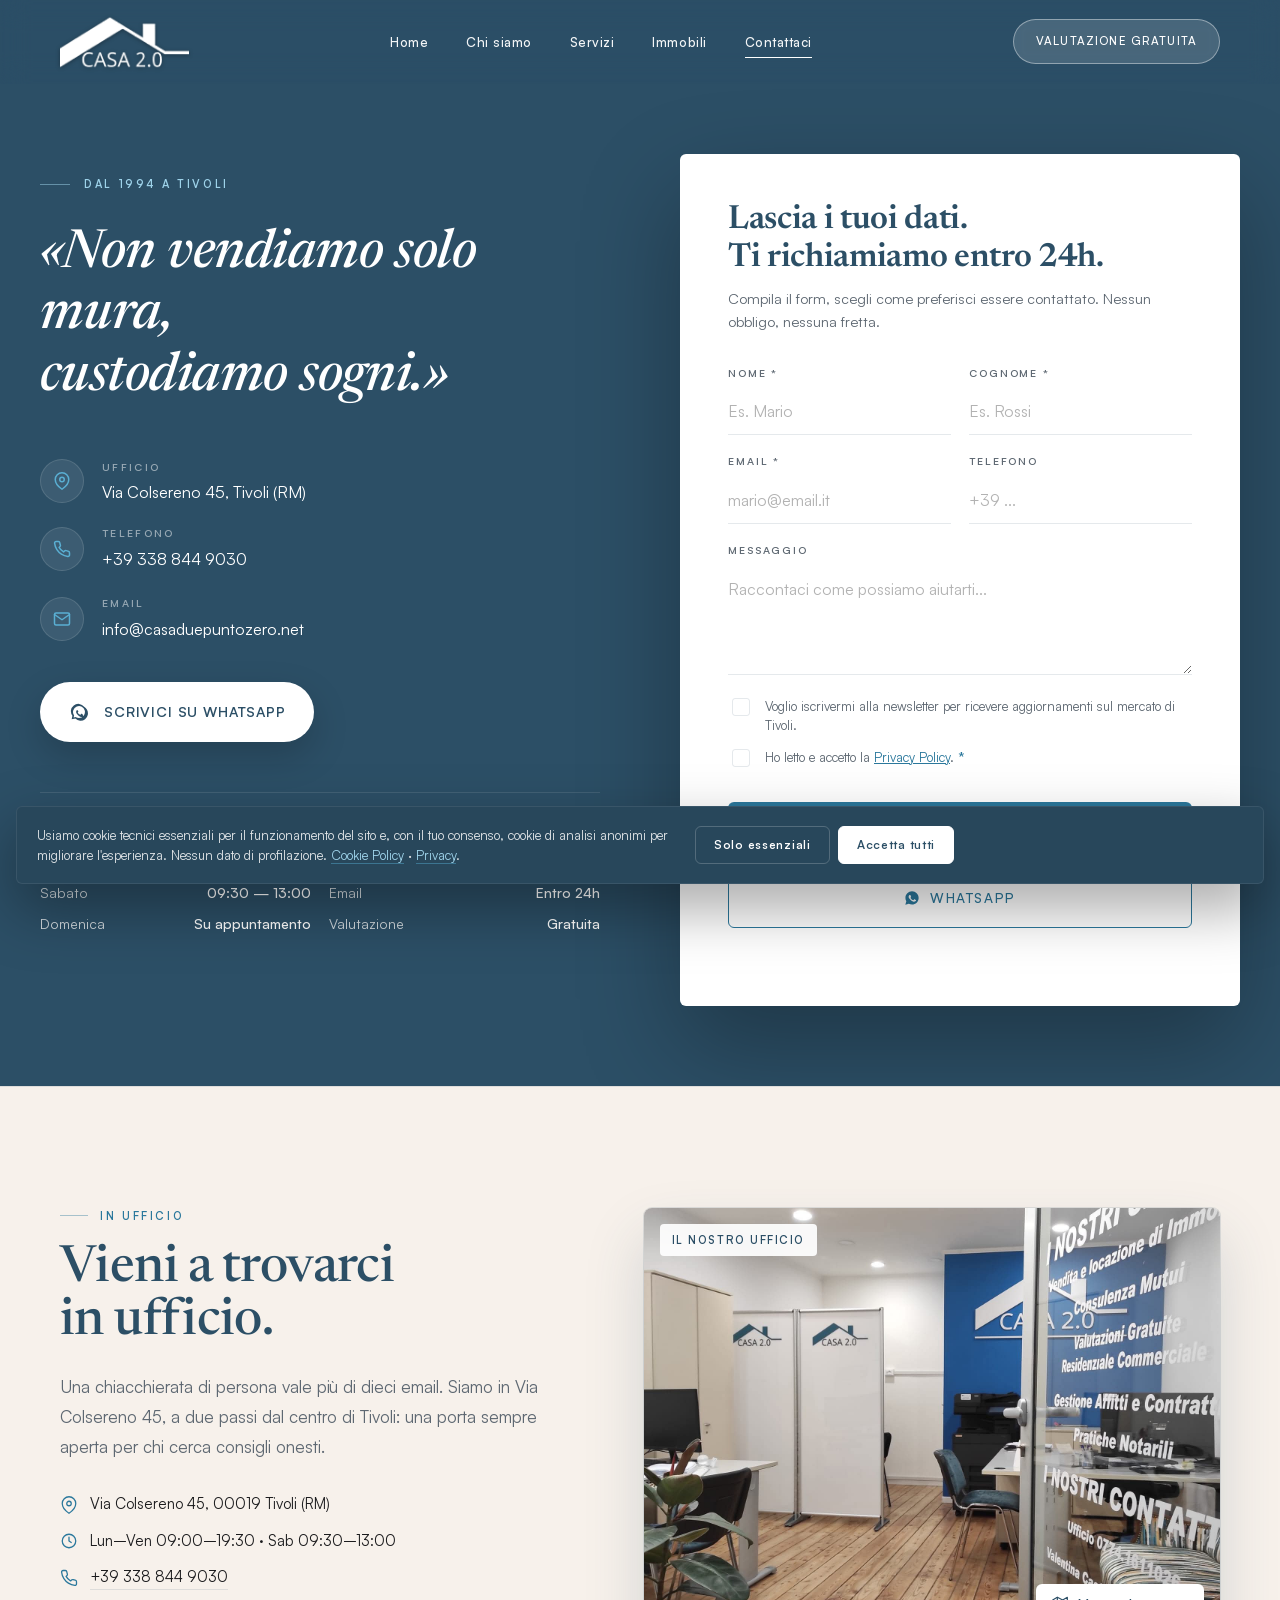
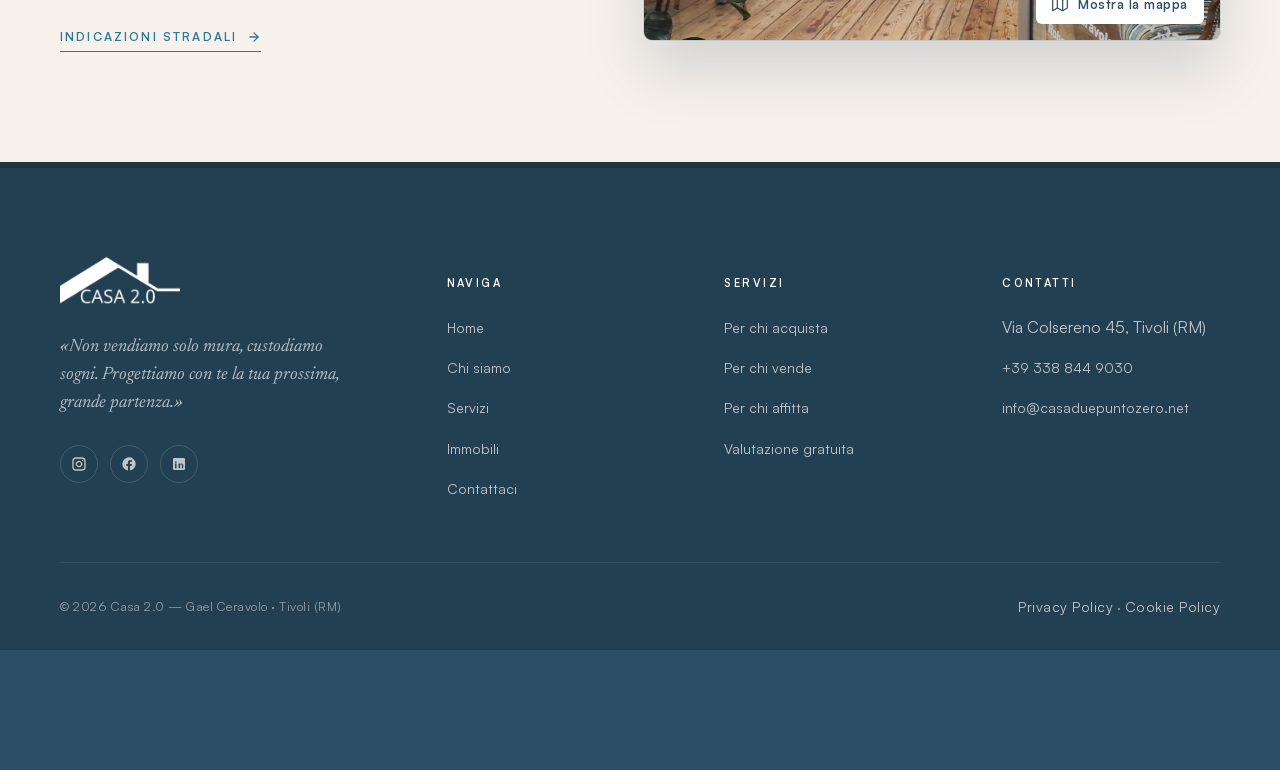
<file: contattaci.html>
<!DOCTYPE html>
<html lang="it">
<head>
<meta charset="UTF-8" />
<meta name="viewport" content="width=device-width, initial-scale=1.0" />
<title>Contattaci — Casa 2.0 · Agenzia Immobiliare a Tivoli</title>
<meta name="description" content="Contatta Casa 2.0 a Tivoli: WhatsApp, telefono, email o vieni in ufficio in Via Colsereno 45. Risposta entro 24 ore." />
<link rel="canonical" href="https://www.casaduepuntozero.net/contattaci.html" />
<meta property="og:type" content="website" />
<meta property="og:locale" content="it_IT" />
<meta property="og:site_name" content="Casa 2.0" />
<meta property="og:title" content="Contattaci — Casa 2.0 Agenzia Immobiliare Tivoli" />
<meta property="og:description" content="WhatsApp, telefono, email o vieni in ufficio. Via Colsereno 45, Tivoli. Risposta entro 24 ore." />
<meta property="og:image" content="https://www.casaduepuntozero.net/assets/tivoli/tivoli-06.jpg" />
<meta property="og:url" content="https://www.casaduepuntozero.net/contattaci.html" />
<meta name="twitter:card" content="summary_large_image" />
<meta name="theme-color" content="#2C4F66" />
<link rel="icon" href="assets/favicon.svg" type="image/svg+xml" />
<link rel="preload" href="assets/fonts/Newsreader-Variable.woff2" as="font" type="font/woff2" crossorigin>
<link rel="preload" href="assets/fonts/Satoshi-Variable.woff2" as="font" type="font/woff2" crossorigin>
<link rel="stylesheet" href="assets/site.css?v=35">
<script>document.documentElement.classList.add('js')</script>

<style>
  /* Page wraps the nav in navy by default — use solid nav */
  body{ background: var(--navy); color:#fff; }

  /* Nav must stay readable on top of navy bg from the start */
  .nav{ background: rgba(44,79,102,0.4); backdrop-filter: blur(14px); -webkit-backdrop-filter: blur(14px); }
  .nav.scrolled{ background: rgba(44,79,102,0.85); }
  .nav__links a{ color: rgba(255,255,255,0.92); }
  .nav__links a::after{ background:#fff;}
  /* Logo sempre bianco su contattaci (body navy in entrambi gli stati nav) */
  .nav .logo img,
  .nav.scrolled .logo img,
  .nav.solid .logo img{ filter: brightness(0) invert(1) drop-shadow(0 1px 2px rgba(0,0,0,0.35)) !important; }
  .nav .btn{
    background: rgba(255,255,255,0.14); color:#fff;
    border:1px solid rgba(255,255,255,0.4); backdrop-filter: blur(6px);
  }
  .nav .btn:hover{ background:#fff; color: var(--primary); border-color:#fff; }
  .nav__burger span{ background:#fff; }

  /* ============================================================
     SPLIT LAYOUT
     ============================================================ */
  .contact{
    min-height: 100vh;
    padding: calc(var(--nav-h) + 70px) 40px 80px;
    display:grid;
    grid-template-columns: 1fr 1fr;
    gap: 80px;
    max-width: 1300px;
    margin: 0 auto;
    align-items: start;
  }

  /* LEFT — info */
  .contact__left{ color: #fff; padding-top: 12px; }
  .contact__left .micro-label{
    color: var(--accent-on-dark);
    display:inline-flex; align-items:center; gap:14px;
    margin-bottom: 30px;
  }
  .contact__left .micro-label::before{
    content:""; width:30px; height:1px; background: var(--accent-on-dark); opacity:.5;
  }
  .contact__left blockquote{
    font-family: var(--font-accent);
    font-style: italic;
    font-weight: 500;
    font-size: clamp(36px, 4.2vw, 56px);
    line-height: 1.15;
    color: #fff;
    margin: 0 0 50px;
    letter-spacing:-0.01em;
    max-width: 18ch;
  }
  .contact__left blockquote em{ font-style:italic; color: var(--primary-light); }
  .info-list{
    list-style:none;
    padding:0; margin: 0 0 40px;
    display:grid;
    gap: 22px;
  }
  .info-list li{
    display:grid;
    grid-template-columns: 44px 1fr;
    gap: 18px;
    align-items: center;
  }
  .info-list .icon{
    width: 44px; height: 44px;
    border-radius: 50%;
    background: rgba(255,255,255,0.08);
    border: 1px solid rgba(255,255,255,0.12);
    display:flex; align-items:center; justify-content:center;
    color: var(--primary-light);
  }
  .info-list .icon svg{ width: 18px; height:18px; }
  .info-list .info-label{
    font-size: 10.5px;
    text-transform: uppercase;
    letter-spacing: 0.22em;
    color: rgba(255,255,255,0.5);
    font-weight: 600;
    margin-bottom: 4px;
  }
  .info-list .info-value{
    font-size: 16px;
    color: #fff;
    font-weight: 400;
    line-height: 1.4;
  }
  .info-list a.info-value{
    color: #fff;
    transition: color 200ms ease;
  }
  .info-list a.info-value:hover{ color: var(--primary-light); }

  .wa-cta{
    display:inline-flex;
    align-items:center; gap: 14px;
    padding: 18px 28px;
    background: #fff;
    color: var(--navy);
    border-radius: 100px;
    font-weight: 600;
    font-size: 14px;
    letter-spacing: 0.06em;
    text-transform: uppercase;
    transition: all 250ms ease;
    box-shadow: 0 14px 36px rgba(0,0,0,0.18);
  }
  .wa-cta:hover{
    transform: translateY(-3px);
    background: var(--primary-soft);
    box-shadow: 0 18px 40px rgba(0,0,0,0.22);
  }
  .wa-cta svg{ width: 22px; height: 22px; }

  /* Office hours */
  .hours{
    margin-top: 50px;
    padding-top: 30px;
    border-top: 1px solid rgba(255,255,255,0.1);
    display:grid;
    grid-template-columns: 1fr 1fr;
    gap: 18px;
  }
  .hours h4{
    font-family: var(--font-body);
    font-size: 10.5px;
    text-transform: uppercase;
    letter-spacing: 0.22em;
    color: rgba(255,255,255,0.5);
    font-weight: 600;
    margin: 0 0 12px;
  }
  .hours .row{ display:flex; justify-content:space-between; font-size: 14px; color: rgba(255,255,255,0.78); padding: 4px 0; }
  .hours .row span:last-child{ color:#fff; font-weight: 500; }

  /* ============================================================
     FORM CARD
     ============================================================ */
  .contact__right{ position: relative; }
  .form-card{
    background: #fff;
    color: var(--text-dark);
    border-radius: 8px;
    padding: 48px 48px 44px;
    box-shadow: 0 40px 100px rgba(0,0,0,0.3);
  }
  .form-card h2{
    font-family: var(--font-display);
    font-size: clamp(26px, 2.6vw, 34px);
    color: var(--navy);
    font-weight: 600;
    line-height: 1.15;
    letter-spacing:-0.01em;
    margin: 0 0 8px;
  }
  .form-card h2 em{ color: var(--primary); font-style: italic; }
  .form-card .form-lead{
    color: var(--text-muted);
    font-size: 14.5px;
    margin: 0 0 32px;
    font-weight:400;
    line-height: 1.6;
  }
  .form-row{
    display:grid;
    grid-template-columns: 1fr 1fr;
    gap: 18px;
    margin-bottom: 18px;
  }
  .form-row.full{ grid-template-columns: 1fr; }
  .field{ display:flex; flex-direction: column; gap: 6px; }
  .field label{
    font-size: 10.5px;
    text-transform: uppercase;
    letter-spacing: 0.18em;
    color: var(--text-muted);
    font-weight: 600;
  }
  .field input, .field textarea{
    font-family: var(--font-body);
    font-size: 16px;
    color: var(--text-dark);
    padding: 12px 0;
    background: transparent;
    border: none;
    border-bottom: 1px solid var(--hairline);
    outline: none;
    transition: border-color 200ms ease;
    width: 100%;
    box-sizing: border-box;
  }
  .field textarea{ min-height: 110px; resize: vertical; line-height:1.5; }
  .field input:focus, .field textarea:focus{
    border-bottom-color: var(--primary);
  }
  .field input::placeholder, .field textarea::placeholder{ color: rgba(0,0,0,0.3); }

  .checks{
    margin: 22px 0 32px;
    display:grid;
    gap: 12px;
  }
  .check{
    display:flex; align-items:flex-start; gap: 12px;
    font-size: 13px;
    color: var(--text-muted);
    line-height: 1.5;
    cursor: pointer;
  }
  .check input{
    appearance: none;
    -webkit-appearance:none;
    width: 18px; height:18px;
    border: 1.5px solid var(--hairline);
    border-radius: 3px;
    margin-top: 1px;
    position: relative;
    cursor: pointer;
    flex-shrink: 0;
    transition: all 200ms ease;
  }
  .check input:checked{
    background: var(--primary);
    border-color: var(--primary);
  }
  .check input:checked::after{
    content: "";
    position: absolute;
    left: 4px; top: 0;
    width: 5px; height: 10px;
    border: solid #fff;
    border-width: 0 2px 2px 0;
    transform: rotate(45deg);
  }
  .check a{ color: var(--primary); text-decoration: underline; }
  .check em{ color: var(--red-accent); font-style: normal; font-weight: 600;}

  .form-card .btn{
    width:100%;
    padding: 18px 28px;
    font-size: 13.5px;
    letter-spacing: 0.12em;
  }
  .form-status{
    margin-top: 16px;
    font-size: 13px;
    text-align:center;
    color: var(--primary);
    min-height: 18px;
  }
  .form-status.error{ color: #B3261E; }
  .field [aria-invalid="true"]{ border-bottom-color:#B3261E; }
  .form-status.success{
    color: #1F7A4D;
    font-weight: 600;
  }

  @media (max-width: 960px){
    .contact{ grid-template-columns: 1fr; gap: 50px; padding: calc(var(--nav-h) + 50px) 22px 60px;}
    .form-card{ padding: 36px 26px;}
    .form-row{ grid-template-columns: 1fr;}
    .hours{ grid-template-columns: 1fr;}
  }
</style>
</head>
<body data-screen-label="05 Contattaci">

<!-- =========================================================
     NAV
     ========================================================= -->
<nav class="nav" id="nav">
  <div class="nav__inner">
    <a href="index.html" class="logo" aria-label="Casa 2.0 — Home">
      <img src="assets/logo.png" alt="Casa 2.0" />
    </a>
    <ul class="nav__links">
      <li><a href="index.html">Home</a></li>
      <li><a href="chi-siamo.html">Chi siamo</a></li>
      <li><a href="servizi.html">Servizi</a></li>
      <li><a href="properties.html">Immobili</a></li>
      <li><a href="contattaci.html" class="active">Contattaci</a></li>
    </ul>
    <a href="valuta.html" class="btn nav__cta-desktop">Valutazione Gratuita</a>
    <button class="nav__burger" id="burger" aria-label="Apri menu" aria-expanded="false">
      <span></span><span></span><span></span>
    </button>
  </div>
</nav>
<div class="nav__overlay" id="nav-overlay" aria-hidden="true">
  <button id="overlay-close" aria-label="Chiudi menu">&times;</button>
  <a href="index.html">Home</a>
  <a href="chi-siamo.html">Chi siamo</a>
  <a href="servizi.html">Servizi</a>
  <a href="properties.html">Immobili</a>
  <a href="contattaci.html">Contattaci</a>
  <a href="valuta.html" class="btn btn--lg">Valutazione Gratuita</a>
</div>

<!-- =========================================================
     SPLIT — info + form
     ========================================================= -->
<main class="contact">

  <div class="contact__left">
    <h1 class="sr-only">Contatta Casa 2.0 — Agenzia immobiliare a Tivoli</h1>
    <span class="micro-label reveal">Dal 1994 a Tivoli</span>
    <blockquote class="reveal" data-delay="1">
      «Non vendiamo solo mura,<br/>custodiamo sogni.»
    </blockquote>

    <ul class="info-list reveal" data-delay="2">
      <li>
        <span class="icon">
          <svg viewBox="0 0 24 24" fill="none" stroke="currentColor" stroke-width="2" stroke-linecap="round" stroke-linejoin="round"><path d="M21 10c0 7-9 13-9 13s-9-6-9-13a9 9 0 0 1 18 0z"/><circle cx="12" cy="10" r="3"/></svg>
        </span>
        <div>
          <div class="info-label">Ufficio</div>
          <div class="info-value">Via Colsereno 45, Tivoli (RM)</div>
        </div>
      </li>
      <li>
        <span class="icon">
          <svg viewBox="0 0 24 24" fill="none" stroke="currentColor" stroke-width="2" stroke-linecap="round" stroke-linejoin="round"><path d="M22 16.92v3a2 2 0 0 1-2.18 2 19.79 19.79 0 0 1-8.63-3.07 19.5 19.5 0 0 1-6-6 19.79 19.79 0 0 1-3.07-8.67A2 2 0 0 1 4.11 2h3a2 2 0 0 1 2 1.72 12.84 12.84 0 0 0 .7 2.81 2 2 0 0 1-.45 2.11L8.09 9.91a16 16 0 0 0 6 6l1.27-1.27a2 2 0 0 1 2.11-.45 12.84 12.84 0 0 0 2.81.7A2 2 0 0 1 22 16.92z"/></svg>
        </span>
        <div>
          <div class="info-label">Telefono</div>
          <a class="info-value" href="tel:+393388449030">+39 338 844 9030</a>
        </div>
      </li>
      <li>
        <span class="icon">
          <svg viewBox="0 0 24 24" fill="none" stroke="currentColor" stroke-width="2" stroke-linecap="round" stroke-linejoin="round"><path d="M4 4h16c1.1 0 2 .9 2 2v12c0 1.1-.9 2-2 2H4c-1.1 0-2-.9-2-2V6c0-1.1.9-2 2-2z"/><polyline points="22,6 12,13 2,6"/></svg>
        </span>
        <div>
          <div class="info-label">Email</div>
          <a class="info-value" href="mailto:info@casaduepuntozero.net">info@casaduepuntozero.net</a>
        </div>
      </li>
    </ul>

    <a href="https://wa.me/393388449030" target="_blank" rel="noopener" class="wa-cta reveal" data-delay="3">
      <svg viewBox="0 0 24 24" fill="currentColor"><path d="M17.6 6.3A8 8 0 0 0 4.8 16.1L4 20l4-1a8 8 0 0 0 12.6-9.7 8 8 0 0 0-3-3zM12 18.5a6.5 6.5 0 0 1-3.3-.9l-.2-.1-2.4.6.6-2.3-.2-.3a6.5 6.5 0 1 1 5.5 3zM15.7 14.3l-.7-.4c-.2 0-.4-.1-.6.1-.2.2-.6.7-.7.9-.2.2-.3.2-.5.1a5 5 0 0 1-2.5-2.2c-.2-.3 0-.4.1-.6l.4-.5c.1-.1.1-.3 0-.4l-.4-1c-.1-.3-.3-.3-.4-.3h-.3c-.1 0-.3 0-.5.2-.2.2-.7.7-.7 1.7 0 1 .7 2 .8 2.1.1.1 1.5 2.3 3.7 3.2l.7.2a1.7 1.7 0 0 0 1.6-.2c.4-.2.7-.7.8-.9 0-.3 0-.5-.1-.5z"/></svg>
      Scrivici su WhatsApp
    </a>

    <div class="hours reveal" data-delay="3">
      <div>
        <h4>Orari ufficio</h4>
        <div class="row"><span>Lun – Ven</span><span>09:00 — 19:30</span></div>
        <div class="row"><span>Sabato</span><span>09:30 — 13:00</span></div>
        <div class="row"><span>Domenica</span><span>Su appuntamento</span></div>
      </div>
      <div>
        <h4>Risposta</h4>
        <div class="row"><span>WhatsApp</span><span>Entro 1h</span></div>
        <div class="row"><span>Email</span><span>Entro 24h</span></div>
        <div class="row"><span>Valutazione</span><span>Gratuita</span></div>
      </div>
    </div>
  </div>

  <!-- ======= FORM ======= -->
  <div class="contact__right">
    <div class="form-card reveal" data-delay="1">
      <h2>Lascia <em>i tuoi dati</em>.<br/>Ti richiamiamo entro 24h.</h2>
      <p class="form-lead">Compila il form, scegli come preferisci essere contattato. Nessun obbligo, nessuna fretta.</p>

      <form id="contact-form" novalidate>
        <div class="hp" aria-hidden="true" style="position:absolute;left:-9999px;width:1px;height:1px;overflow:hidden"><label for="f-website">Lascia vuoto</label><input id="f-website" name="website" type="text" tabindex="-1" autocomplete="off"></div>
        <div class="form-row">
          <div class="field">
            <label for="f-nome">Nome *</label>
            <input id="f-nome" name="nome" type="text" autocomplete="given-name" placeholder="Es. Mario" required>
          </div>
          <div class="field">
            <label for="f-cognome">Cognome *</label>
            <input id="f-cognome" name="cognome" type="text" autocomplete="family-name" placeholder="Es. Rossi" required>
          </div>
        </div>
        <div class="form-row">
          <div class="field">
            <label for="f-email">Email *</label>
            <input id="f-email" name="email" type="email" autocomplete="email" inputmode="email" placeholder="mario@email.it" required>
          </div>
          <div class="field">
            <label for="f-tel">Telefono</label>
            <input id="f-tel" name="telefono" type="tel" autocomplete="tel" placeholder="+39 ...">
          </div>
        </div>
        <div class="form-row full">
          <div class="field">
            <label for="f-msg">Messaggio</label>
            <textarea id="f-msg" name="messaggio" placeholder="Raccontaci come possiamo aiutarti..."></textarea>
          </div>
        </div>

        <div class="checks">
          <label class="check">
            <input type="checkbox" name="newsletter">
            <span>Voglio iscrivermi alla newsletter per ricevere aggiornamenti sul mercato di Tivoli.</span>
          </label>
          <label class="check">
            <input type="checkbox" name="privacy" required>
            <span>Ho letto e accetto la <a href="privacy.html">Privacy Policy</a>. <em>*</em></span>
          </label>
        </div>

        <div class="form-actions">
          <button type="submit" class="btn">
            Invia richiesta
            <svg width="14" height="14" viewBox="0 0 24 24" fill="none" stroke="currentColor" stroke-width="2.4" stroke-linecap="round" stroke-linejoin="round"><line x1="5" y1="12" x2="19" y2="12"/><polyline points="12 5 19 12 12 19"/></svg>
          </button>
          <a id="form-whatsapp" class="btn btn--whatsapp" href="https://wa.me/393388449030" target="_blank" rel="noopener">
            <svg width="16" height="16" viewBox="0 0 24 24" fill="currentColor"><path d="M12.04 2C6.58 2 2.13 6.45 2.13 11.91c0 1.75.46 3.45 1.32 4.95L2 22l5.25-1.38a9.9 9.9 0 0 0 4.79 1.22h.01c5.46 0 9.91-4.45 9.91-9.91C21.96 6.45 17.5 2 12.04 2zm5.8 14.06c-.24.68-1.42 1.31-1.96 1.36-.5.05-.96.23-3.23-.67-2.72-1.07-4.45-3.84-4.58-4.02-.13-.18-1.1-1.46-1.1-2.79s.7-1.98.94-2.25c.24-.27.53-.34.7-.34l.5.01c.16.01.38-.06.59.45.24.58.81 2 .88 2.15.07.14.12.31.02.49-.09.18-.14.29-.27.45-.14.16-.29.36-.41.48-.14.14-.28.29-.12.56.16.27.71 1.17 1.53 1.9 1.05.94 1.94 1.23 2.21 1.37.27.14.43.12.59-.07.16-.18.68-.79.86-1.06.18-.27.36-.23.61-.14.25.09 1.6.75 1.87.89.27.14.45.2.52.31.07.12.07.66-.17 1.34z"/></svg>
            WhatsApp
          </a>
        </div>
        <div class="form-status" id="form-status" aria-live="polite"></div>
      </form>
    </div>
  </div>
</main>

<!-- =========================================================
     "CI PUOI TROVARE" — split editoriale + Google Maps a destra
     ========================================================= -->
<section class="find-us" aria-label="Vieni a trovarci in ufficio a Tivoli">
  <div class="find-us__inner">
    <div class="find-us__copy reveal">
      <span class="micro-label">In ufficio</span>
      <h2>Vieni a trovarci in ufficio.</h2>
      <p>Una chiacchierata di persona vale più di dieci email. Siamo in Via Colsereno 45, a due passi dal centro di Tivoli: una porta sempre aperta per chi cerca consigli onesti.</p>
      <ul class="find-us__list">
        <li><svg viewBox="0 0 24 24" stroke-linecap="round" stroke-linejoin="round"><path d="M21 10c0 7-9 13-9 13s-9-6-9-13a9 9 0 0 1 18 0z"/><circle cx="12" cy="10" r="3"/></svg> Via Colsereno 45, 00019 Tivoli (RM)</li>
        <li><svg viewBox="0 0 24 24" stroke-linecap="round" stroke-linejoin="round"><circle cx="12" cy="12" r="9"/><polyline points="12 7 12 12 15 14"/></svg> Lun–Ven 09:00–19:30 · Sab 09:30–13:00</li>
        <li><svg viewBox="0 0 24 24" stroke-linecap="round" stroke-linejoin="round"><path d="M22 16.92v3a2 2 0 0 1-2.18 2 19.79 19.79 0 0 1-8.63-3.07 19.5 19.5 0 0 1-6-6 19.79 19.79 0 0 1-3.07-8.67A2 2 0 0 1 4.11 2h3a2 2 0 0 1 2 1.72 12.84 12.84 0 0 0 .7 2.81 2 2 0 0 1-.45 2.11L8.09 9.91a16 16 0 0 0 6 6l1.27-1.27a2 2 0 0 1 2.11-.45 12.84 12.84 0 0 0 2.81.7A2 2 0 0 1 22 16.92z"/></svg> <a href="tel:+393388449030">+39 338 844 9030</a></li>
      </ul>
      <a href="https://www.google.com/maps/dir/?api=1&destination=Via+Colsereno+45,+00019+Tivoli+RM" target="_blank" rel="noopener" class="find-us__cta">
        Indicazioni stradali
        <svg viewBox="0 0 24 24" stroke-linecap="round" stroke-linejoin="round"><line x1="5" y1="12" x2="19" y2="12"/><polyline points="12 5 19 12 12 19"/></svg>
      </a>
    </div>
    <div class="find-us__map reveal" data-delay="1" id="find-map">
      <img src="assets/casa-ufficio.jpg" alt="L'ufficio Casa 2.0 in Via Colsereno 45, Tivoli" loading="lazy">
      <span class="find-us__tag">Il nostro ufficio</span>
      <button type="button" class="find-us__show" id="find-map-btn">
        <svg viewBox="0 0 24 24" stroke-linecap="round" stroke-linejoin="round"><polygon points="1 6 1 22 8 18 16 22 23 18 23 2 16 6 8 2 1 6"/><line x1="8" y1="2" x2="8" y2="18"/><line x1="16" y1="6" x2="16" y2="22"/></svg>
        Mostra la mappa
      </button>
    </div>
  </div>
</section>

<style>
  .find-us{ background: var(--paper); padding: 110px 0; position:relative; border-top: 1px solid var(--hairline); }
  .find-us__inner{
    max-width: 1240px; margin: 0 auto; padding: 0 40px;
    display:grid; grid-template-columns: 1fr 1.1fr; gap: 60px; align-items: center;
  }
  .find-us__copy .micro-label{
    color: var(--red-accent); display:inline-flex; align-items:center; gap:12px; margin-bottom: 18px;
  }
  .find-us__copy .micro-label::before{
    content:""; width: 28px; height:1px; background: var(--red-accent); opacity:.4;
  }
  .find-us__copy h2{
    font-size: clamp(34px, 4vw, 52px); color: var(--navy); font-weight: 500;
    letter-spacing: -0.012em; line-height: 1.05; margin: 0 0 22px;
  }
  .find-us__copy h2 em{ color: var(--primary); font-style: italic; font-weight: 500; }
  .find-us__copy > p{
    color: var(--text-muted); font-size: 17px; line-height: 1.75; font-weight:400; margin: 0 0 32px; max-width: 44ch;
  }
  .find-us__list{ list-style:none; padding:0; margin: 0 0 32px; display:grid; gap: 14px; }
  .find-us__list li{ display:flex; gap: 12px; align-items: center; color: var(--text-dark); font-size: 15px; line-height: 1.5; }
  .find-us__list li svg{ width: 18px; height:18px; flex-shrink:0; color: var(--primary); fill:none; stroke: currentColor; stroke-width: 1.7; }
  .find-us__list li a{ color: var(--text-dark); border-bottom: 1px solid var(--hairline); transition: border-color .2s ease; }
  .find-us__list li a:hover{ border-color: var(--primary); }
  .find-us__cta{
    display:inline-flex; align-items:center; gap: 10px;
    color: var(--primary); font-size: 12px; letter-spacing: 0.18em; text-transform: uppercase; font-weight: 600;
    padding-bottom: 4px; border-bottom: 1px solid var(--primary);
    transition: gap .2s ease, color .2s ease, border-color .2s ease;
  }
  .find-us__cta:hover{ gap: 16px; color: var(--primary-light); border-color: var(--primary-light); }
  .find-us__cta svg{ width: 14px; height:14px; fill:none; stroke:currentColor; stroke-width: 2.2; }

  .find-us__map{
    position:relative;
    aspect-ratio: 4/3;
    border-radius: 8px;
    overflow:hidden;
    box-shadow: 0 30px 60px rgba(44,79,102,0.18), 0 0 0 1px var(--hairline);
  }
  .find-us__map img{ position:absolute; inset:0; width:100%; height:100%; object-fit:cover; }
  .find-us__map iframe{ position:absolute; inset:0; width:100%; height:100%; border:0; background: var(--sky); }
  .find-us__tag{
    position:absolute; left:16px; top:16px; z-index:1;
    background: rgba(255,255,255,0.92); color: var(--navy);
    font-size: 11px; font-weight: 600; letter-spacing: 0.14em; text-transform: uppercase;
    padding: 7px 12px; border-radius: 4px;
  }
  /* la mappa di Google si carica solo se la chiedi: niente cookie di terzi prima del consenso */
  .find-us__show{
    position:absolute; right:16px; bottom:16px; z-index:1;
    display:inline-flex; align-items:center; gap:10px;
    background:#fff; color: var(--navy); border:0; cursor:pointer;
    font: 600 13px/1 var(--font-body); letter-spacing: 0.04em;
    padding: 12px 16px; border-radius: 6px;
    box-shadow: 0 10px 24px rgba(44,79,102,0.18);
    transition: background .2s ease, color .2s ease;
  }
  .find-us__show:hover{ background: var(--primary); color:#fff; }
  .find-us__show svg{ width:16px; height:16px; fill:none; stroke: currentColor; stroke-width: 1.8; }
  .find-us__map.is-map .find-us__tag, .find-us__map.is-map .find-us__show, .find-us__map.is-map img{ display:none; }

  @media (max-width: 860px){
    .find-us{ padding: 70px 0; }
    .find-us__inner{ grid-template-columns: 1fr; gap: 40px; padding: 0 22px; }
    .find-us__map{ aspect-ratio: 16/12; }
  }
</style>

<!-- =========================================================
     FOOTER
     ========================================================= -->
<footer class="site-footer" style="margin-top:0;">
  <div class="container">
    <div class="footer-grid">
      <div>
        <a href="index.html" class="logo"><img src="assets/logo.png" alt="Casa 2.0" /></a>
        <p class="footer__tag">«Non vendiamo solo mura, custodiamo sogni. Progettiamo con te la tua prossima, grande partenza.»</p>
        <div class="footer__social">
          <a href="#" aria-label="Instagram"><svg viewBox="0 0 24 24" fill="none" stroke="currentColor" stroke-width="2" stroke-linecap="round" stroke-linejoin="round"><rect x="3" y="3" width="18" height="18" rx="5" ry="5"/><path d="M16 11.37A4 4 0 1 1 12.63 8 4 4 0 0 1 16 11.37z"/><line x1="17.5" y1="6.5" x2="17.51" y2="6.5"/></svg></a>
          <a href="#" aria-label="Facebook"><svg viewBox="0 0 24 24" fill="currentColor"><path d="M22 12a10 10 0 1 0-11.6 9.9V14.9H7.9V12h2.5V9.8c0-2.5 1.5-3.9 3.8-3.9 1.1 0 2.2.2 2.2.2v2.5h-1.3c-1.3 0-1.7.8-1.7 1.6V12h2.9l-.5 2.9h-2.4v7A10 10 0 0 0 22 12z"/></svg></a>
          <a href="#" aria-label="LinkedIn"><svg viewBox="0 0 24 24" fill="currentColor"><path d="M19 3a2 2 0 0 1 2 2v14a2 2 0 0 1-2 2H5a2 2 0 0 1-2-2V5a2 2 0 0 1 2-2h14zM8.3 18.3v-7H6V18.3h2.3zM7.2 10.3a1.3 1.3 0 1 0 0-2.6 1.3 1.3 0 0 0 0 2.6zm11.1 8v-4c0-2.1-1.1-3.1-2.6-3.1-1.2 0-1.8.7-2.1 1.1v-1H11.3v7h2.3v-3.9c0-1 .2-2 1.4-2 1.3 0 1.3 1.2 1.3 2v3.9h2.3z"/></svg></a>
        </div>
      </div>
      <div>
        <h4>Naviga</h4>
        <ul>
          <li><a href="index.html">Home</a></li>
          <li><a href="chi-siamo.html">Chi siamo</a></li>
          <li><a href="servizi.html">Servizi</a></li>
          <li><a href="properties.html">Immobili</a></li>
          <li><a href="contattaci.html">Contattaci</a></li>
        </ul>
      </div>
      <div>
        <h4>Servizi</h4>
        <ul>
          <li><a href="servizi.html#acquista">Per chi acquista</a></li>
          <li><a href="servizi.html#vende">Per chi vende</a></li>
          <li><a href="servizi.html#affitta">Per chi affitta</a></li>
          <li><a href="valuta.html">Valutazione gratuita</a></li>
        </ul>
      </div>
      <div>
        <h4>Contatti</h4>
        <ul>
          <li>Via Colsereno 45, Tivoli (RM)</li>
          <li><a href="tel:+393388449030">+39 338 844 9030</a></li>
          <li><a href="mailto:info@casaduepuntozero.net">info@casaduepuntozero.net</a></li>
        </ul>
      </div>
    </div>
    <div class="footer__bottom">
      <span>© <span data-year>2026</span> Casa 2.0 — Gael Ceravolo · Tivoli (RM)</span>
      <span><a href="privacy.html">Privacy Policy</a> · <a href="cookie.html">Cookie Policy</a></span>
    </div>
  </div>
</footer>

<script src="assets/site.js?v=15"></script>
<script>
  (function(){
    const box = document.getElementById('find-map'), btn = document.getElementById('find-map-btn');
    if(!box || !btn) return;
    btn.addEventListener('click', () => {
      const f = document.createElement('iframe');
      f.title = 'Mappa sede Casa 2.0 — Via Colsereno 45, Tivoli';
      f.src = 'https://www.google.com/maps?q=Via+Colsereno+45,+00019+Tivoli+RM&output=embed';
      f.referrerPolicy = 'no-referrer-when-downgrade';
      box.appendChild(f); box.classList.add('is-map');
    });
  })();
</script>
</body>
</html>
</file>
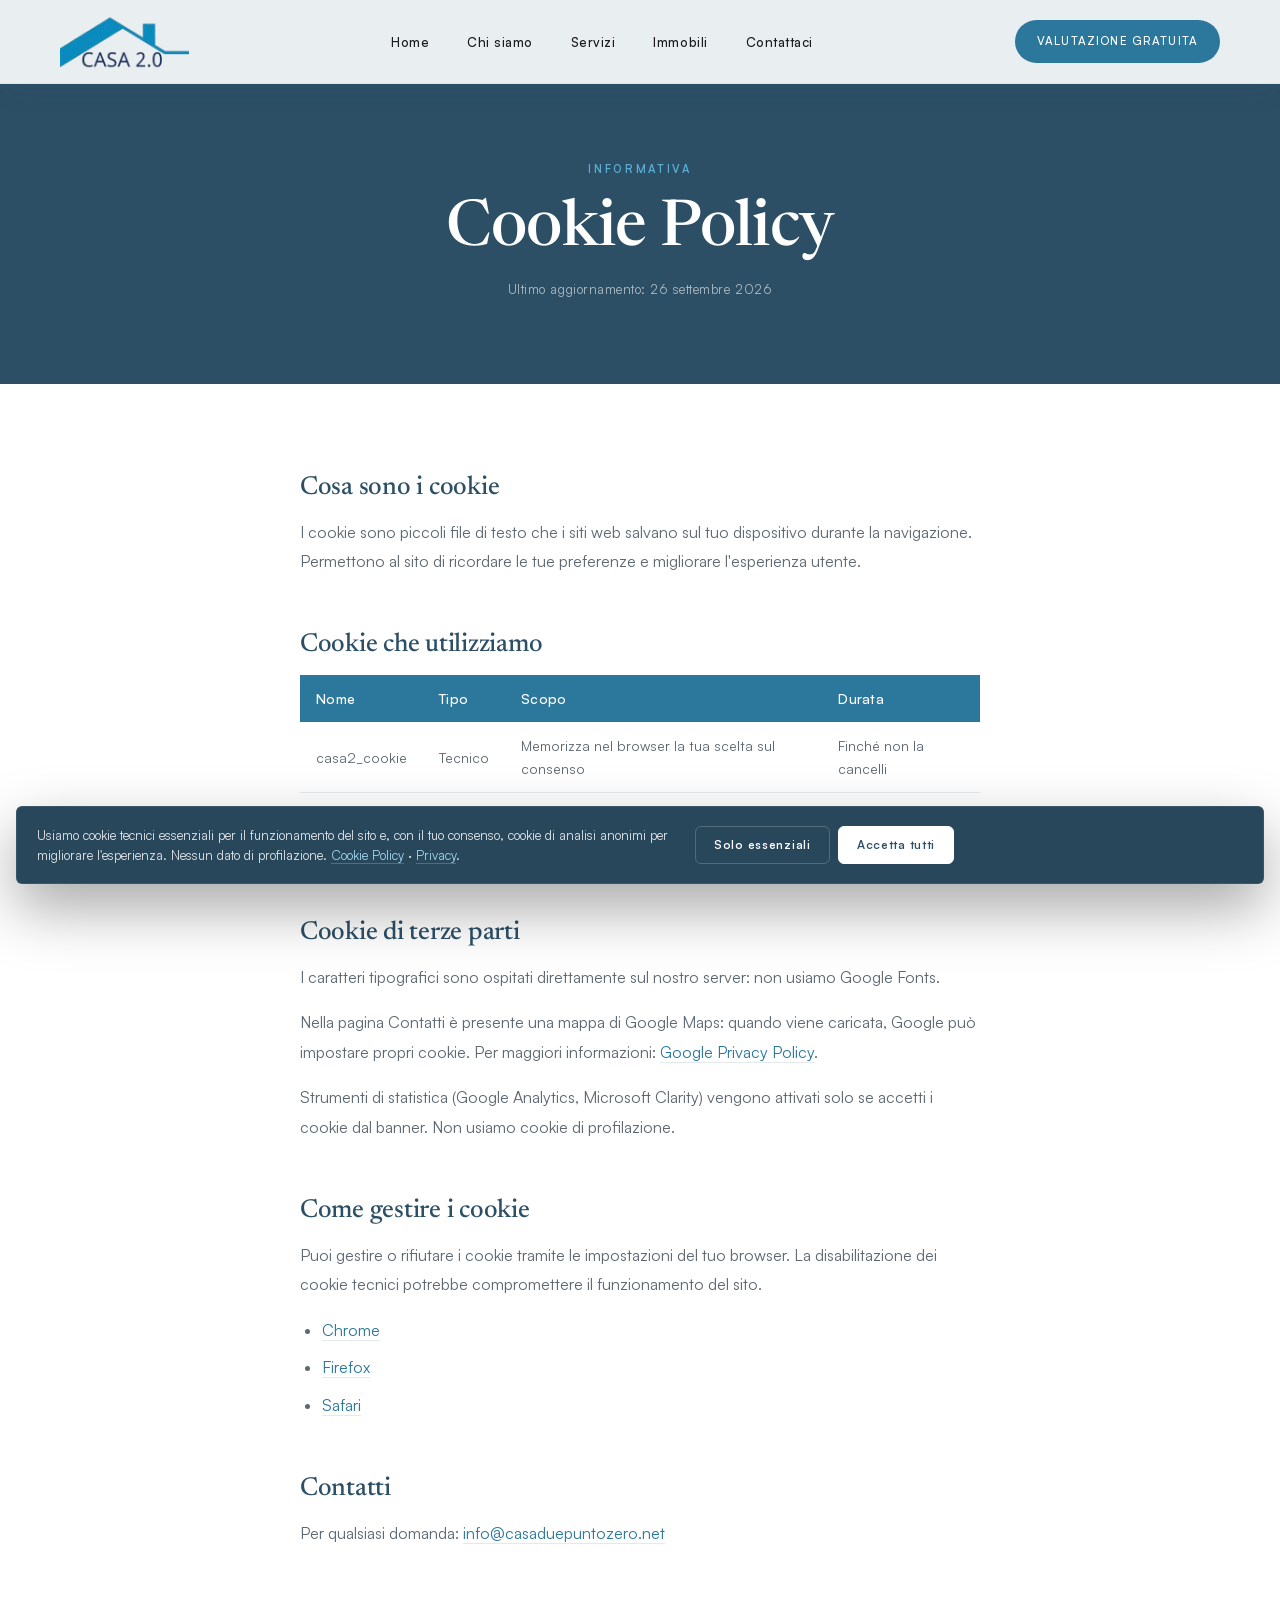
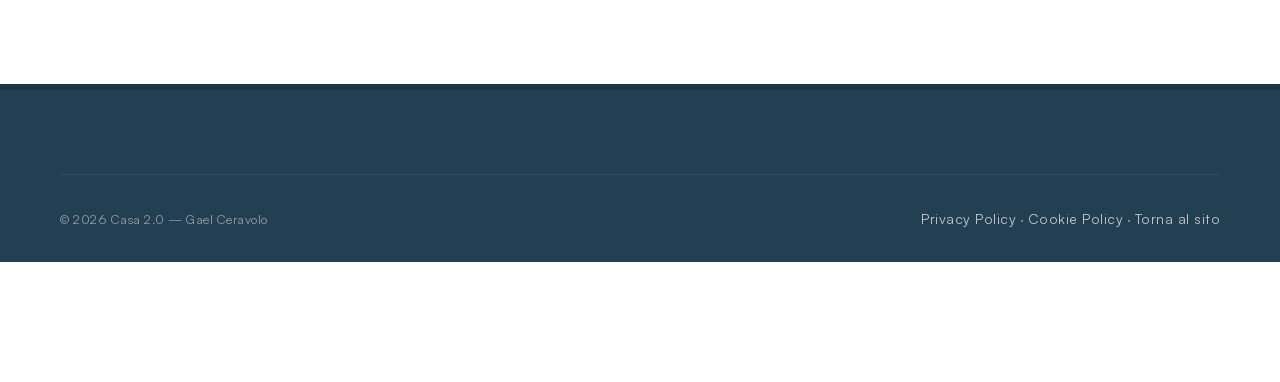
<file: cookie.html>
<!DOCTYPE html>
<html lang="it">
<head>
<meta charset="UTF-8" />
<meta name="viewport" content="width=device-width, initial-scale=1.0" />
<title>Cookie Policy — Casa 2.0 Tivoli</title>
<meta name="description" content="Informativa sui cookie utilizzati dal sito di Casa 2.0, agenzia immobiliare a Tivoli." />
<meta name="robots" content="noindex, follow" />
<link rel="icon" href="assets/favicon.svg" type="image/svg+xml" />
<link rel="preload" href="assets/fonts/Newsreader-Variable.woff2" as="font" type="font/woff2" crossorigin>
<link rel="preload" href="assets/fonts/Satoshi-Variable.woff2" as="font" type="font/woff2" crossorigin>
<link rel="stylesheet" href="assets/site.css?v=35">
<script>document.documentElement.classList.add('js')</script>
<style>
  .legal-hero{ background:var(--navy); color:#fff; padding: calc(var(--nav-h) + 70px) 0 70px; text-align:center; }
  .legal-hero .micro-label{ color:var(--primary-light); display:inline-flex; gap:12px; align-items:center; margin-bottom:18px; }
  .legal-hero h1{ font-size:clamp(40px,5vw,68px); color:#fff; font-weight:500; }
  .legal-hero p{ color:rgba(255,255,255,0.6); font-size:13px; margin-top:14px; letter-spacing:0.04em; }
  .legal{ max-width:760px; margin:0 auto; padding:90px 40px 120px; }
  .legal h2{ font-size:26px; color:var(--navy); font-weight:500; margin:54px 0 16px; letter-spacing:-0.01em; }
  .legal h2:first-of-type{ margin-top:0; }
  .legal h2 em{ font-style:italic; color:var(--primary); }
  .legal p, .legal li{ color:var(--text-muted); font-size:16px; line-height:1.85; margin:0 0 16px; font-weight:400; }
  .legal ul{ padding-left:22px; margin:0 0 16px; }
  .legal li{ list-style:disc; margin-bottom:8px; }
  .legal a{ color:var(--primary); border-bottom:1px solid var(--hairline); transition:border-color 200ms ease; }
  .legal a:hover{ border-color:var(--primary); }
  .legal table{ width:100%; border-collapse:collapse; margin:0 0 24px; font-size:14px; }
  .legal th{ background:var(--primary); color:#fff; padding:12px 16px; text-align:left; font-weight:500; font-family:var(--font-body); letter-spacing:0.02em; }
  .legal td{ padding:12px 16px; border-bottom:1px solid var(--hairline); color:var(--text-muted); }
  .table-wrap{ overflow-x:auto; -webkit-overflow-scrolling:touch; margin:0 0 24px; }
  .table-wrap table{ margin:0; min-width:520px; }
  @media (max-width:560px){ .legal{ padding:60px 22px 90px; } }
</style>
</head>
<body class="solid-nav">

<nav class="nav solid" id="nav">
  <div class="nav__inner">
    <a href="index.html" class="logo" aria-label="Casa 2.0 — Home"><img src="assets/logo.png" alt="Casa 2.0" /></a>
    <ul class="nav__links">
      <li><a href="index.html">Home</a></li>
      <li><a href="chi-siamo.html">Chi siamo</a></li>
      <li><a href="servizi.html">Servizi</a></li>
      <li><a href="properties.html">Immobili</a></li>
      <li><a href="contattaci.html">Contattaci</a></li>
    </ul>
    <a href="valuta.html" class="btn nav__cta-desktop">Valutazione Gratuita</a>
    <button class="nav__burger" id="burger" aria-label="Apri menu" aria-expanded="false"><span></span><span></span><span></span></button>
  </div>
</nav>
<div class="nav__overlay" id="nav-overlay" aria-hidden="true">
  <button id="overlay-close" aria-label="Chiudi menu">&times;</button>
  <a href="index.html">Home</a>
  <a href="chi-siamo.html">Chi siamo</a>
  <a href="servizi.html">Servizi</a>
  <a href="properties.html">Immobili</a>
  <a href="contattaci.html">Contattaci</a>
  <a href="valuta.html" class="btn btn--lg">Valutazione Gratuita</a>
</div>

<header class="legal-hero">
  <div class="container">
    <span class="micro-label">Informativa</span>
    <h1>Cookie Policy</h1>
    <p>Ultimo aggiornamento: 26 settembre 2026</p>
  </div>
</header>

<main class="legal">
  <h2>Cosa sono i <em>cookie</em></h2>
  <p>I cookie sono piccoli file di testo che i siti web salvano sul tuo dispositivo durante la navigazione. Permettono al sito di ricordare le tue preferenze e migliorare l'esperienza utente.</p>

  <h2>Cookie che utilizziamo</h2>
  <div class="table-wrap"><table>
    <thead>
      <tr><th>Nome</th><th>Tipo</th><th>Scopo</th><th>Durata</th></tr>
    </thead>
    <tbody>
      <tr><td>casa2_cookie</td><td>Tecnico</td><td>Memorizza nel browser la tua scelta sul consenso</td><td>Finché non la cancelli</td></tr>
      <tr><td>casa2_exit_at</td><td>Tecnico</td><td>Evita di mostrarti più volte l'invito alla valutazione</td><td>14 giorni</td></tr>
    </tbody>
  </table></div>

  <h2>Cookie di terze parti</h2>
  <p>I caratteri tipografici sono ospitati direttamente sul nostro server: non usiamo Google Fonts.</p>
  <p>Nella pagina Contatti è presente una mappa di Google Maps: quando viene caricata, Google può impostare propri cookie. Per maggiori informazioni: <a href="https://policies.google.com/privacy" target="_blank" rel="noopener">Google Privacy Policy</a>.</p>
  <p>Strumenti di statistica (Google Analytics, Microsoft Clarity) vengono attivati solo se accetti i cookie dal banner. Non usiamo cookie di profilazione.</p>

  <h2>Come gestire i cookie</h2>
  <p>Puoi gestire o rifiutare i cookie tramite le impostazioni del tuo browser. La disabilitazione dei cookie tecnici potrebbe compromettere il funzionamento del sito.</p>
  <ul>
    <li><a href="https://support.google.com/chrome/answer/95647" target="_blank" rel="noopener">Chrome</a></li>
    <li><a href="https://support.mozilla.org/kb/cookies-information-websites-store-on-your-computer" target="_blank" rel="noopener">Firefox</a></li>
    <li><a href="https://support.apple.com/guide/safari/manage-cookies-sfri11471" target="_blank" rel="noopener">Safari</a></li>
  </ul>

  <h2>Contatti</h2>
  <p>Per qualsiasi domanda: <a href="mailto:info@casaduepuntozero.net">info@casaduepuntozero.net</a></p>
</main>

<footer class="site-footer">
  <div class="container">
    <div class="footer__bottom" style="border-top:1px solid rgba(255,255,255,0.08); padding-top:32px;">
      <span>© <span data-year>2026</span> Casa 2.0 — Gael Ceravolo</span>
      <span><a href="privacy.html">Privacy Policy</a> · <a href="cookie.html">Cookie Policy</a> · <a href="index.html">Torna al sito</a></span>
    </div>
  </div>
</footer>

<script src="assets/site.js?v=15"></script>
</body>
</html>
</file>
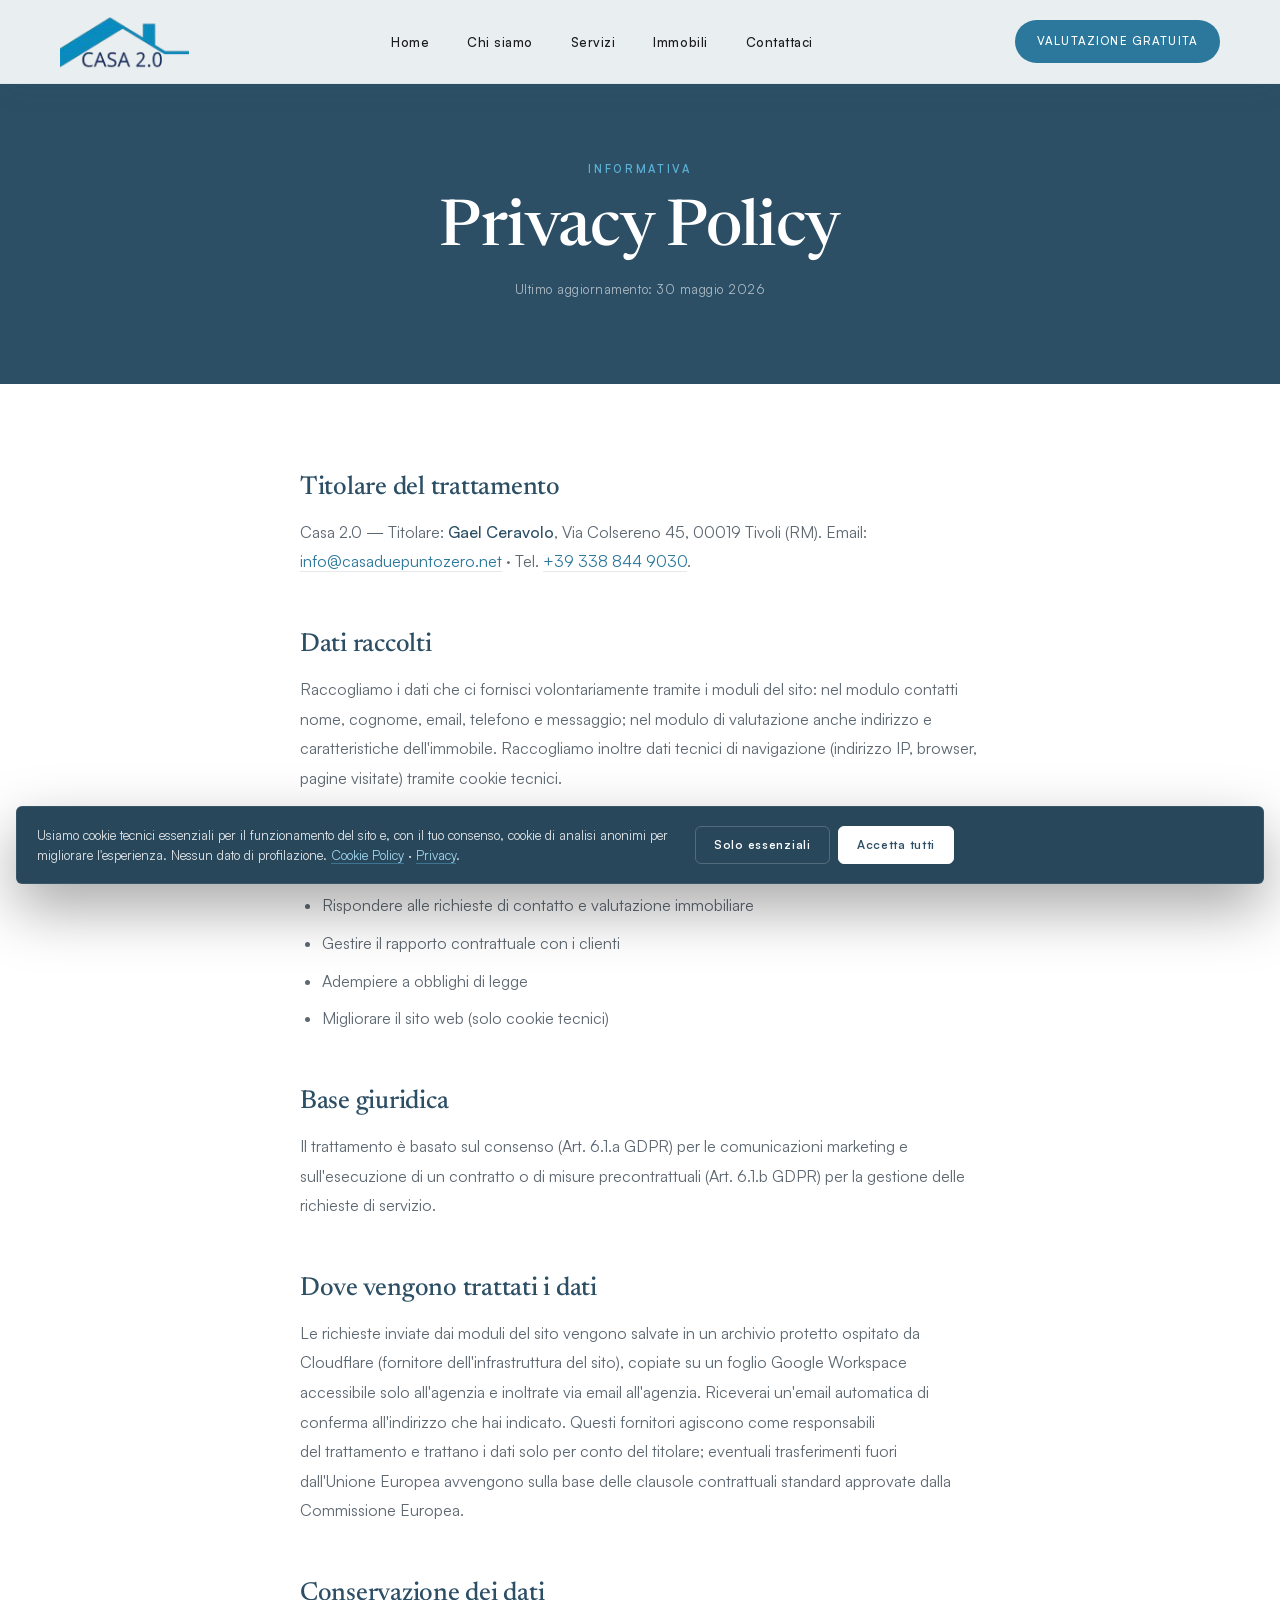
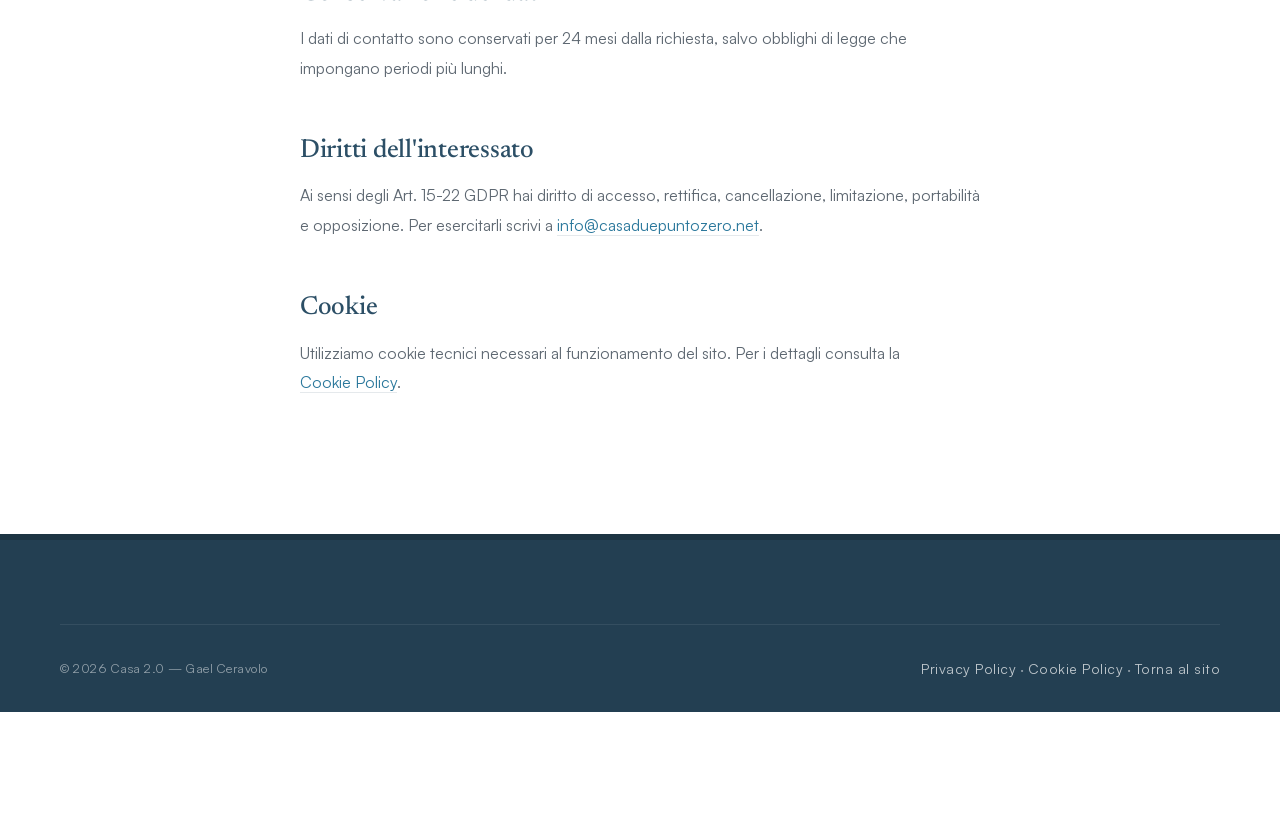
<file: privacy.html>
<!DOCTYPE html>
<html lang="it">
<head>
<meta charset="UTF-8" />
<meta name="viewport" content="width=device-width, initial-scale=1.0" />
<title>Privacy Policy — Casa 2.0 Tivoli</title>
<meta name="description" content="Informativa sulla privacy di Casa 2.0, agenzia immobiliare a Tivoli. Come trattiamo i tuoi dati ai sensi del GDPR." />
<meta name="robots" content="noindex, follow" />
<link rel="icon" href="assets/favicon.svg" type="image/svg+xml" />
<link rel="preload" href="assets/fonts/Newsreader-Variable.woff2" as="font" type="font/woff2" crossorigin>
<link rel="preload" href="assets/fonts/Satoshi-Variable.woff2" as="font" type="font/woff2" crossorigin>
<link rel="stylesheet" href="assets/site.css?v=35">
<script>document.documentElement.classList.add('js')</script>
<style>
  .legal-hero{ background:var(--navy); color:#fff; padding: calc(var(--nav-h) + 70px) 0 70px; text-align:center; }
  .legal-hero .micro-label{ color:var(--primary-light); display:inline-flex; gap:12px; align-items:center; margin-bottom:18px; }
  .legal-hero h1{ font-size:clamp(40px,5vw,68px); color:#fff; font-weight:500; }
  .legal-hero p{ color:rgba(255,255,255,0.6); font-size:13px; margin-top:14px; letter-spacing:0.04em; }
  .legal{ max-width:760px; margin:0 auto; padding:90px 40px 120px; }
  .legal h2{ font-size:26px; color:var(--navy); font-weight:500; margin:54px 0 16px; letter-spacing:-0.01em; }
  .legal h2:first-of-type{ margin-top:0; }
  .legal h2 em{ font-style:italic; color:var(--primary); }
  .legal p, .legal li{ color:var(--text-muted); font-size:16px; line-height:1.85; margin:0 0 16px; font-weight:400; }
  .legal ul{ padding-left:22px; margin:0 0 16px; }
  .legal li{ list-style:disc; margin-bottom:8px; }
  .legal a{ color:var(--primary); border-bottom:1px solid var(--hairline); transition:border-color 200ms ease; }
  .legal a:hover{ border-color:var(--primary); }
  .legal strong{ color:var(--navy); font-weight:500; }
  @media (max-width:560px){ .legal{ padding:60px 22px 90px; } }
</style>
</head>
<body class="solid-nav">

<nav class="nav solid" id="nav">
  <div class="nav__inner">
    <a href="index.html" class="logo" aria-label="Casa 2.0 — Home"><img src="assets/logo.png" alt="Casa 2.0" /></a>
    <ul class="nav__links">
      <li><a href="index.html">Home</a></li>
      <li><a href="chi-siamo.html">Chi siamo</a></li>
      <li><a href="servizi.html">Servizi</a></li>
      <li><a href="properties.html">Immobili</a></li>
      <li><a href="contattaci.html">Contattaci</a></li>
    </ul>
    <a href="valuta.html" class="btn nav__cta-desktop">Valutazione Gratuita</a>
    <button class="nav__burger" id="burger" aria-label="Apri menu" aria-expanded="false"><span></span><span></span><span></span></button>
  </div>
</nav>
<div class="nav__overlay" id="nav-overlay" aria-hidden="true">
  <button id="overlay-close" aria-label="Chiudi menu">&times;</button>
  <a href="index.html">Home</a>
  <a href="chi-siamo.html">Chi siamo</a>
  <a href="servizi.html">Servizi</a>
  <a href="properties.html">Immobili</a>
  <a href="contattaci.html">Contattaci</a>
  <a href="valuta.html" class="btn btn--lg">Valutazione Gratuita</a>
</div>

<header class="legal-hero">
  <div class="container">
    <span class="micro-label">Informativa</span>
    <h1>Privacy Policy</h1>
    <p>Ultimo aggiornamento: 30 maggio 2026</p>
  </div>
</header>

<main class="legal">
  <h2>Titolare del <em>trattamento</em></h2>
  <p>Casa 2.0 — Titolare: <strong>Gael Ceravolo</strong>, Via Colsereno 45, 00019 Tivoli (RM). Email: <a href="mailto:info@casaduepuntozero.net">info@casaduepuntozero.net</a> · Tel. <a href="tel:+393388449030">+39 338 844 9030</a>.</p>

  <h2>Dati raccolti</h2>
  <p>Raccogliamo i dati che ci fornisci volontariamente tramite i moduli del sito: nel modulo contatti nome, cognome, email, telefono e messaggio; nel modulo di valutazione anche indirizzo e caratteristiche dell'immobile. Raccogliamo inoltre dati tecnici di navigazione (indirizzo IP, browser, pagine visitate) tramite cookie tecnici.</p>

  <h2>Finalità del trattamento</h2>
  <ul>
    <li>Rispondere alle richieste di contatto e valutazione immobiliare</li>
    <li>Gestire il rapporto contrattuale con i clienti</li>
    <li>Adempiere a obblighi di legge</li>
    <li>Migliorare il sito web (solo cookie tecnici)</li>
  </ul>

  <h2>Base giuridica</h2>
  <p>Il trattamento è basato sul consenso (Art. 6.1.a GDPR) per le comunicazioni marketing e sull'esecuzione di un contratto o di misure precontrattuali (Art. 6.1.b GDPR) per la gestione delle richieste di servizio.</p>

  <h2>Dove vengono trattati i dati</h2>
  <p>Le richieste inviate dai moduli del sito vengono salvate in un archivio protetto ospitato da Cloudflare (fornitore dell'infrastruttura del sito), copiate su un foglio Google Workspace accessibile solo all'agenzia e inoltrate via email all'agenzia. Riceverai un'email automatica di conferma all'indirizzo che hai indicato. Questi fornitori agiscono come responsabili del trattamento e trattano i dati solo per conto del titolare; eventuali trasferimenti fuori dall'Unione Europea avvengono sulla base delle clausole contrattuali standard approvate dalla Commissione Europea.</p>

  <h2>Conservazione dei dati</h2>
  <p>I dati di contatto sono conservati per 24 mesi dalla richiesta, salvo obblighi di legge che impongano periodi più lunghi.</p>

  <h2>Diritti dell'interessato</h2>
  <p>Ai sensi degli Art. 15-22 GDPR hai diritto di accesso, rettifica, cancellazione, limitazione, portabilità e opposizione. Per esercitarli scrivi a <a href="mailto:info@casaduepuntozero.net">info@casaduepuntozero.net</a>.</p>

  <h2>Cookie</h2>
  <p>Utilizziamo cookie tecnici necessari al funzionamento del sito. Per i dettagli consulta la <a href="cookie.html">Cookie Policy</a>.</p>
</main>

<footer class="site-footer">
  <div class="container">
    <div class="footer__bottom" style="border-top:1px solid rgba(255,255,255,0.08); padding-top:32px;">
      <span>© <span data-year>2026</span> Casa 2.0 — Gael Ceravolo</span>
      <span><a href="privacy.html">Privacy Policy</a> · <a href="cookie.html">Cookie Policy</a> · <a href="index.html">Torna al sito</a></span>
    </div>
  </div>
</footer>

<script src="assets/site.js?v=15"></script>
</body>
</html>
</file>
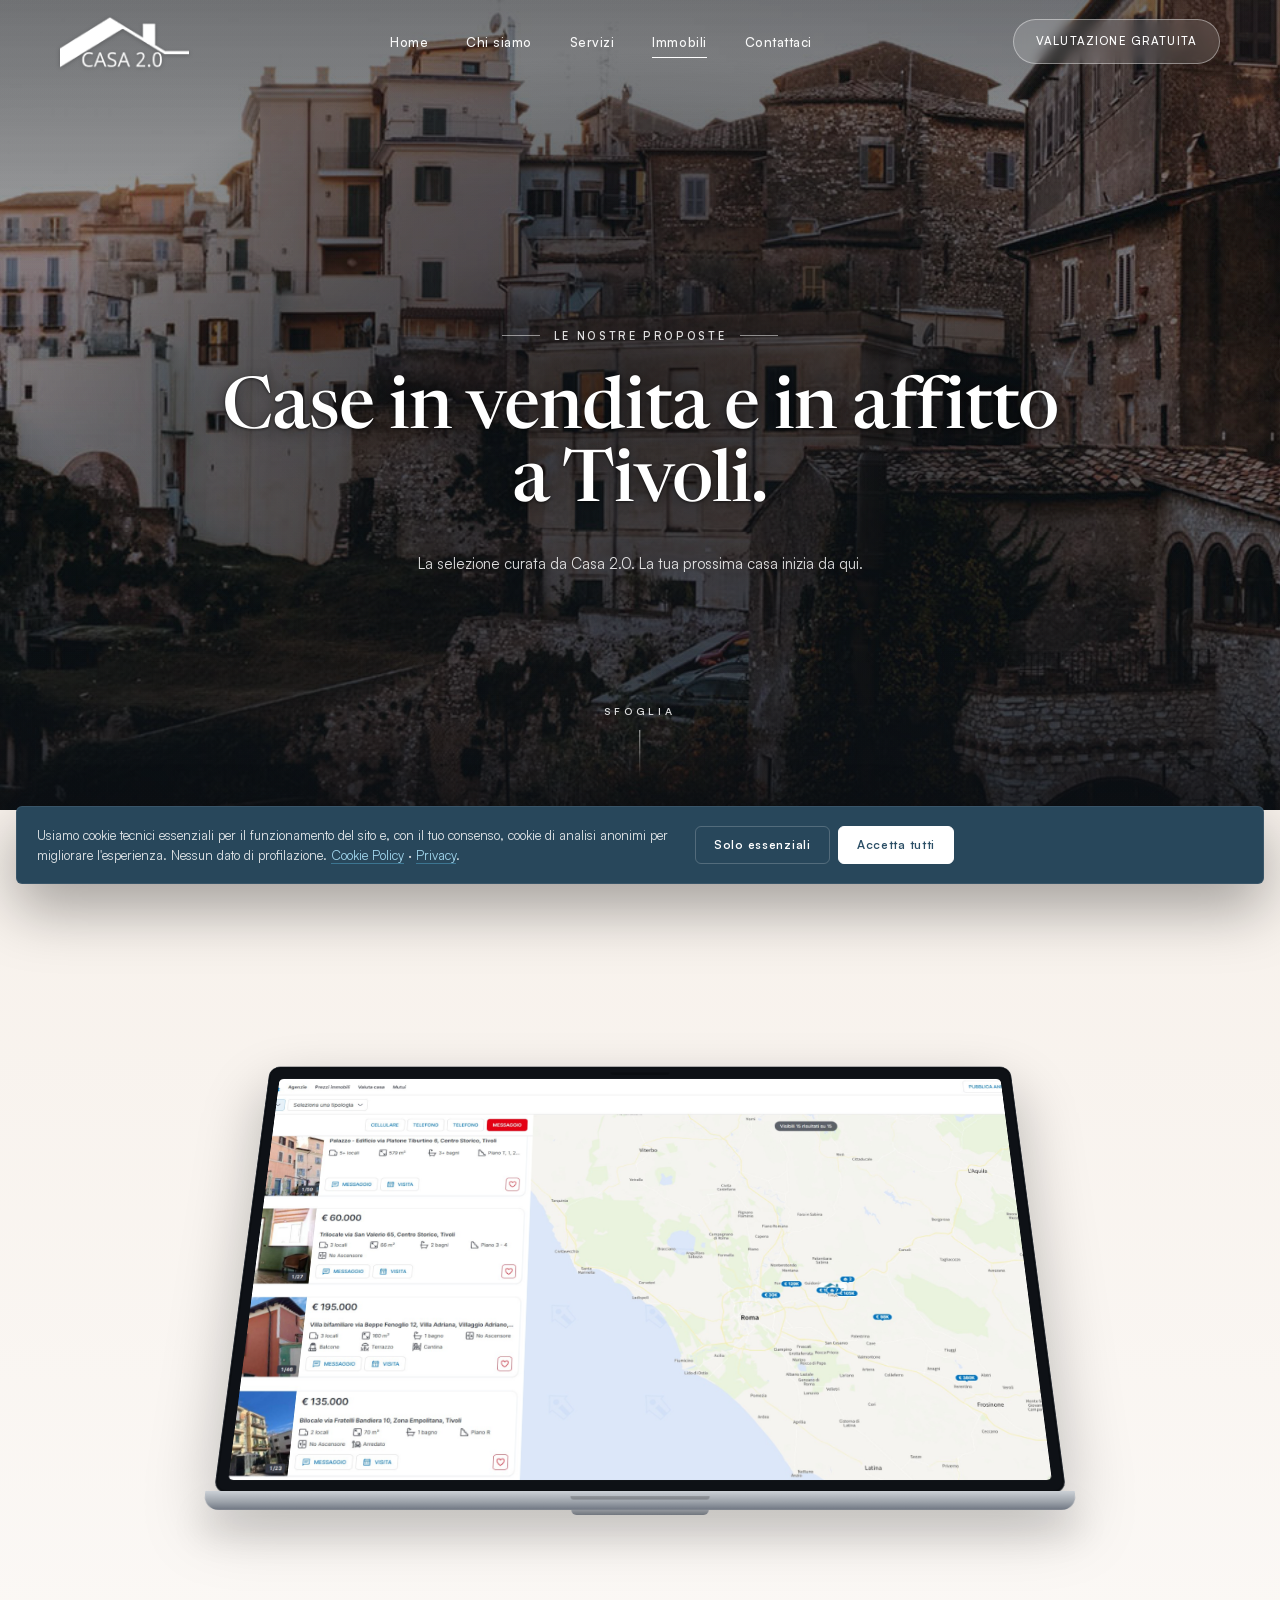
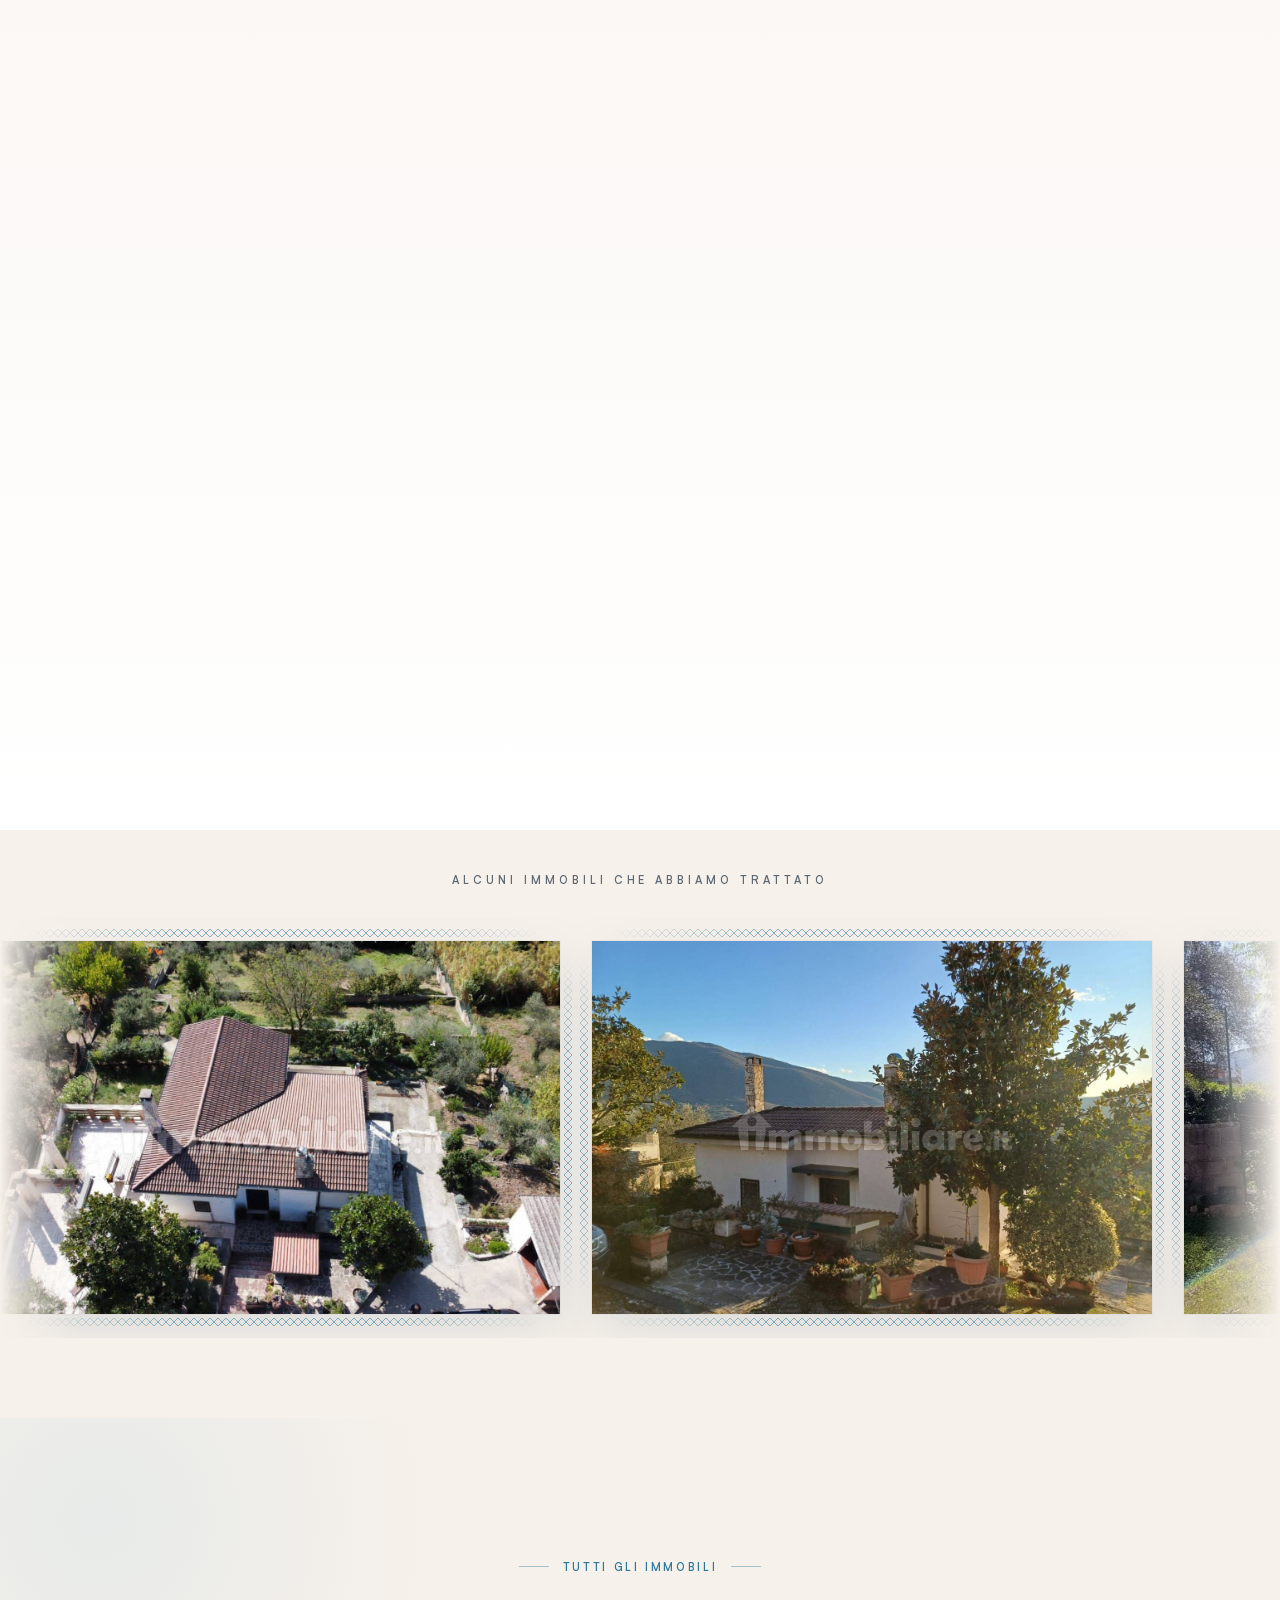
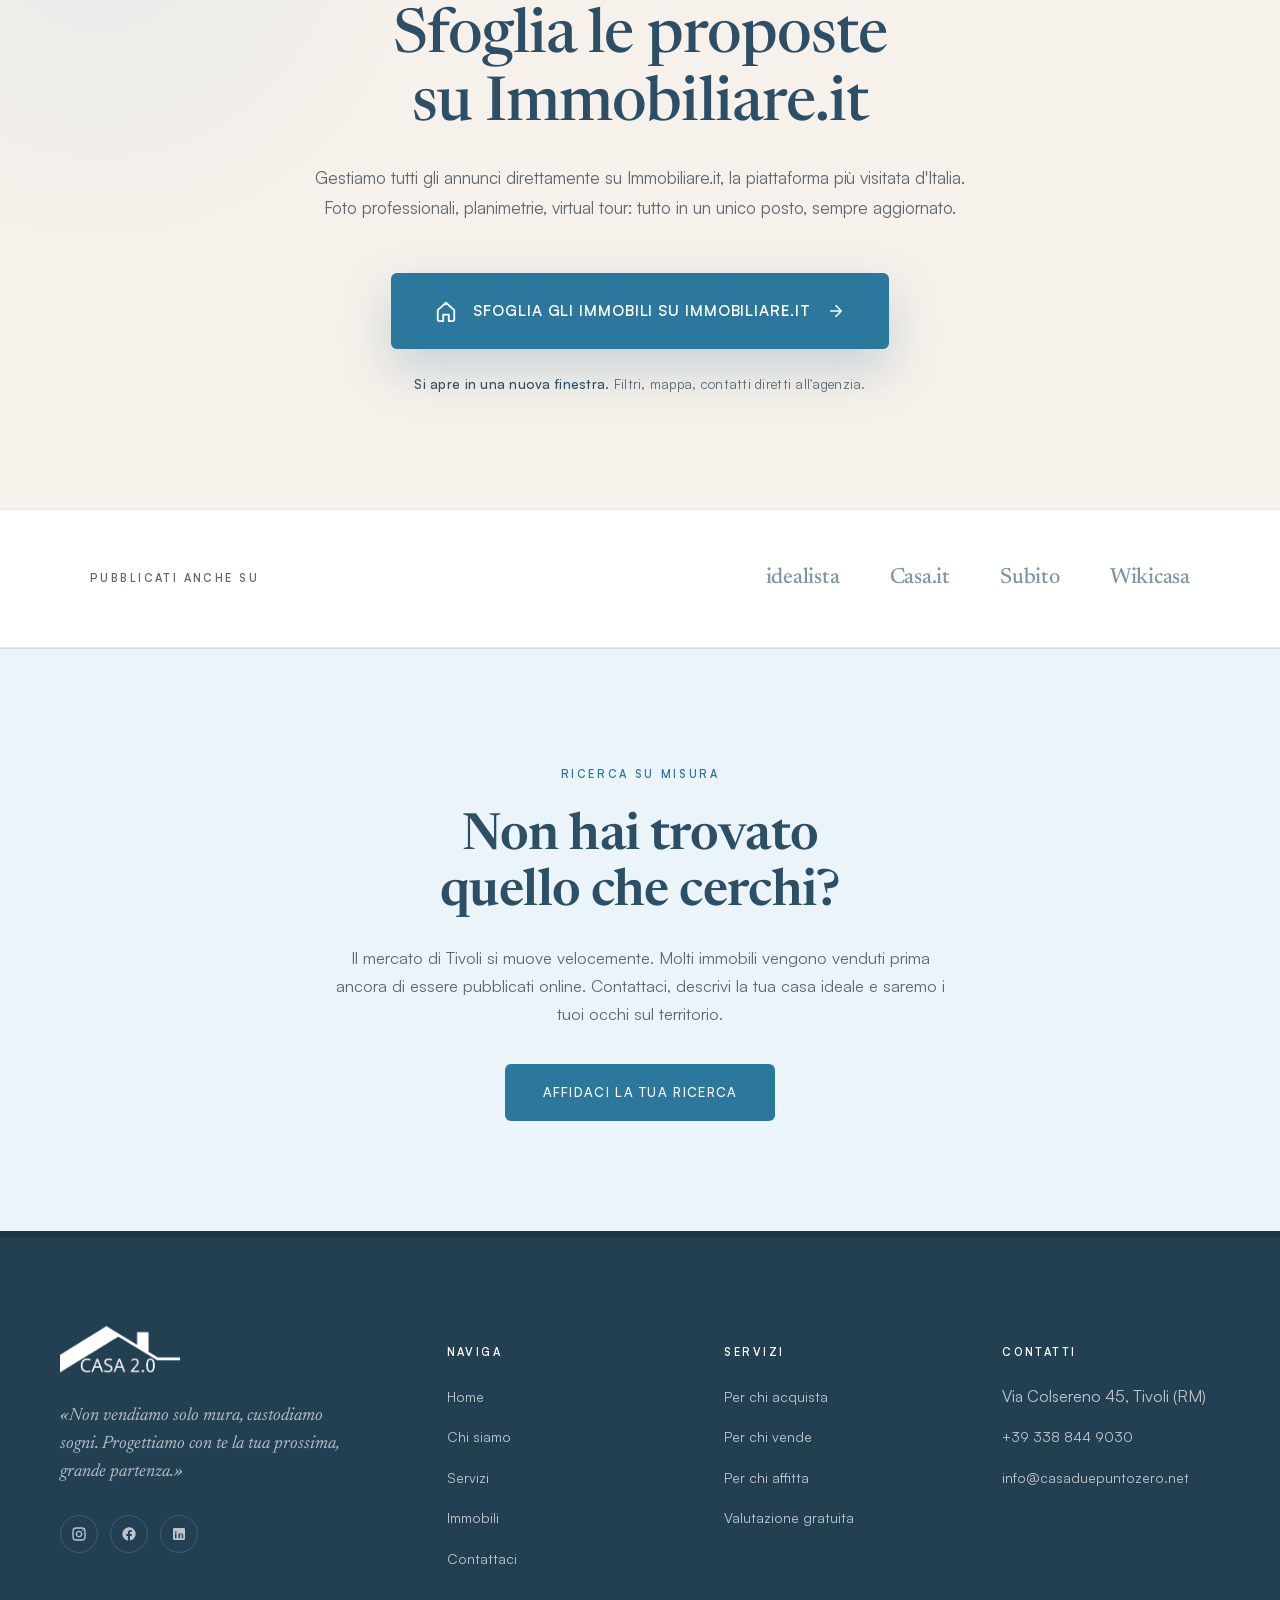
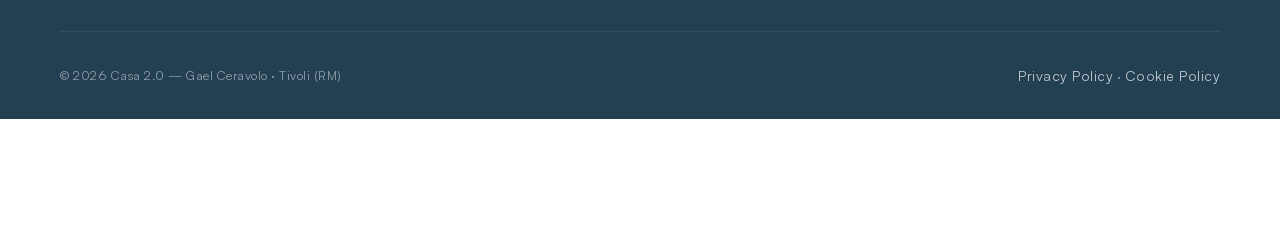
<file: properties.html>
<!DOCTYPE html>
<html lang="it">
<head>
<meta charset="UTF-8" />
<meta name="viewport" content="width=device-width, initial-scale=1.0" />
<title>Immobili a Tivoli — Casa 2.0 · Vendita e Affitto</title>
<meta name="description" content="Immobili in vendita e in affitto a Tivoli, Castel Madama e Guidonia. La selezione curata da Casa 2.0: appartamenti da €86.000. Sfoglia tutte le proposte." />
<link rel="canonical" href="https://www.casaduepuntozero.net/properties.html" />
<meta property="og:type" content="website" />
<meta property="og:locale" content="it_IT" />
<meta property="og:site_name" content="Casa 2.0" />
<meta property="og:title" content="Immobili a Tivoli — Casa 2.0 · Vendita e Affitto" />
<meta property="og:description" content="Casa 2.0 a Tivoli: appartamenti, ville, casali. Sfoglia tutte le proposte sul nostro profilo Immobiliare.it." />
<meta property="og:image" content="https://www.casaduepuntozero.net/assets/tivoli/casa1-01.jpg" />
<meta property="og:url" content="https://www.casaduepuntozero.net/properties.html" />
<meta name="twitter:card" content="summary_large_image" />
<meta name="theme-color" content="#2C4F66" />
<link rel="icon" href="assets/favicon.svg" type="image/svg+xml" />
<link rel="preload" href="assets/fonts/Newsreader-Variable.woff2" as="font" type="font/woff2" crossorigin>
<link rel="preload" href="assets/fonts/Satoshi-Variable.woff2" as="font" type="font/woff2" crossorigin>
<link rel="stylesheet" href="assets/site.css?v=35">
<script>document.documentElement.classList.add('js')</script>

<style>
  /* Hero più corto */
  .hero--properties{
    min-height: 90vh;
  }
  .hero--properties h1{
    font-size: clamp(40px, 5.6vw, 76px);
    font-weight: 500;
  }

  /* ============================================================
     CTA Immobiliare — la sezione dominante
     ============================================================ */
  .immo{
    background: var(--paper);
    padding: 130px 0 100px;
    position:relative;
    overflow:hidden;
  }
  .immo::before{
    content:""; position:absolute;
    width: 800px; height: 800px;
    border-radius: 50%;
    top: -300px; left: -300px;
    background: radial-gradient(circle, rgba(90,175,211,0.10), transparent 60%);
    pointer-events:none;
  }
  .immo__inner{
    max-width: 920px;
    margin: 0 auto;
    text-align:center;
    padding: 0 40px;
    position:relative;
    z-index:1;
  }
  .immo .micro-label{
    color: var(--primary);
    display:inline-flex; align-items:center; gap:14px;
    margin-bottom: 28px;
  }
  .immo .micro-label::before,
  .immo .micro-label::after{
    content:""; width:30px; height:1px; background: var(--primary); opacity:0.4;
  }
  .immo h2{
    font-size: clamp(40px, 4.8vw, 64px);
    color: var(--navy);
    line-height:1.1;
    margin: 0 0 24px;
    font-weight: 500;
    letter-spacing:-0.015em;
  }
  .immo h2 em{ color: var(--primary); font-style:italic; font-weight:500; }
  .immo p.lead{
    color: var(--text-muted);
    font-size: 17px;
    line-height: 1.75;
    margin: 0 auto 50px;
    max-width: 56ch;
    font-weight:400;
  }

  .immo__cta{
    position:relative;
    display:inline-flex;
    align-items:center;
    gap: 16px;
    padding: 26px 44px;
    background: var(--primary);
    color: #fff;
    border-radius: 100px;
    font-size: 15px;
    font-weight: 600;
    letter-spacing: 0.06em;
    text-transform: uppercase;
    transition: transform 280ms ease, box-shadow 280ms ease, background 280ms ease;
    box-shadow: 0 20px 50px rgba(43,120,156,0.25);
  }
  .immo__cta:hover{
    transform: translateY(-3px);
    background: var(--primary-light);
    box-shadow:
      0 0 40px rgba(90,175,211,0.4),
      0 24px 60px rgba(43,120,156,0.32);
  }
  .immo__cta::before{
    content:""; position:absolute; inset:0;
    border-radius: 100px;
    background: var(--primary);
    z-index:-1;
    animation: ctaPulse 2.4s ease-out infinite;
  }
  @keyframes ctaPulse{
    0%   { transform: scale(1); opacity: 0.5; }
    100% { transform: scale(1.2); opacity: 0; }
  }
  .immo__cta svg.house{ width: 22px; height: 22px; }
  .immo__cta svg.arrow{ width: 18px; height: 18px; transition: transform 250ms ease; }
  .immo__cta:hover svg.arrow{ transform: translateX(5px); }

  .immo__note{
    margin-top: 24px;
    color: var(--text-muted);
    font-size: 13.5px;
    letter-spacing: 0.02em;
  }
  .immo__note strong{ color: var(--navy); font-weight: 500;}

  /* ============================================================
     PORTAL LOGOS
     ============================================================ */
  .portals{
    border-top: 1px solid var(--hairline);
    border-bottom: 1px solid var(--hairline);
    padding: 50px 40px;
    background: #fff;
  }
  .portals__inner{
    max-width: 1100px;
    margin: 0 auto;
    display:flex;
    align-items: center;
    justify-content:space-between;
    flex-wrap:wrap;
    gap: 28px;
  }
  .portals__label{
    font-size: 11px;
    letter-spacing: 0.22em;
    text-transform: uppercase;
    color: var(--text-muted);
    font-weight: 600;
  }
  .portals__row{
    display:flex; align-items:center; gap: 50px;
    flex-wrap: wrap;
    font-family: var(--font-display);
    color: var(--navy);
    opacity: 0.6;
  }
  .portals__row span{
    font-size: 22px;
    font-weight: 500;
    letter-spacing: -0.01em;
  }

  /* ============================================================
     "Non hai trovato quello che cerchi?"
     ============================================================ */
  /* Fondo celeste chiaro (non il blu pieno): chiude la pagina con calma e resta nella palette */
  .not-found{
    background: var(--sky);
    color: var(--navy);
    text-align:center;
    padding: 110px 24px;
    border-top: 1px solid var(--hairline);
  }
  .not-found .micro-label{ color: var(--primary) !important; }
  .not-found h2{
    font-size: clamp(32px, 4vw, 52px);
    line-height:1.1; margin: 0 auto 22px; max-width: 20ch;
    color: var(--navy); font-weight: 600; letter-spacing: -0.012em;
  }
  .not-found p{ max-width: 56ch; margin: 0 auto 36px; font-size: 16.5px; color: var(--text-muted); line-height: 1.7; }
  .not-found .btn{ background: var(--primary); color:#fff; }
  .not-found .btn:hover{ background: var(--navy); color:#fff; }

  /* ============================================================
     MACBOOK SCROLL — intro cinematografica al portale
     ============================================================ */
  .mac-stage{
    position:relative;
    background: linear-gradient(180deg, var(--paper) 0%, var(--white) 100%);
    padding: 60px 0 40px;
    min-height: 180vh;          /* dà spazio di scroll per l'apertura */
  }
  .mac-sticky{
    position: sticky; top: 12vh;
    height: 76vh;
    display:flex; align-items:center; justify-content:center;
    perspective: 1600px;
  }
  .mac-eyebrow{
    position:absolute; top:0; left:50%; transform:translateX(-50%);
    font-family: var(--font-body);
    font-size: 11px; letter-spacing:0.36em; text-transform:uppercase;
    color: var(--primary); font-weight:700;
  }
  .mac-eyebrow::before, .mac-eyebrow::after{
    content:""; display:inline-block; width:30px; height:1px; background: var(--primary); opacity:.5; vertical-align: middle; margin: 0 14px;
  }
  .mac{
    position:relative;
    width: min(78vw, 1100px);
    transform-style: preserve-3d;
    transform-origin: center bottom;
    /* trasformazioni guidate da --p (0..1) impostate da JS */
    --p: 0;
    --tilt: calc((1 - var(--p)) * 25deg);
    --scale: calc(0.86 + var(--p) * 0.18);
    transform: scale(var(--scale)) rotateX(var(--tilt));
    transition: none;
  }
  .mac-screen{
    position:relative;
    border-radius: 14px;
    background:#0E1116;
    border: 1.5px solid #2a2f36;
    box-shadow: 0 30px 80px rgba(0,0,0,0.25), inset 0 0 0 2px #0a0d11;
    overflow:hidden;
  }
  .mac-screen::before{
    content:""; position:absolute; top:8px; left:50%; transform:translateX(-50%);
    width:80px; height:4px; border-radius:0 0 6px 6px; background:#0a0d11;
    z-index:3;
  }
  .mac-screen-inner{
    position:relative; margin: 18px 14px 14px;
    aspect-ratio: 16/9;
    border-radius: 6px;
    overflow:hidden;
    background:#000;
  }
  .mac-screen-inner img{
    width:100%; height:100%; object-fit:cover; display:block;
    transform-origin: center top;
    transform: scale(calc(1 + (1 - var(--p)) * 0.06));
    transition: transform .2s linear;
  }
  /* base e tastiera del MacBook */
  .mac-base{
    position:relative; margin: -2px auto 0;
    width: 102%; left: -1%;
    height: 22px;
    background: linear-gradient(180deg, #cbd0d6 0%, #9aa0a8 60%, #6f7682 100%);
    border-radius: 0 0 18px 18px;
    box-shadow: 0 24px 40px rgba(0,0,0,0.15);
  }
  .mac-base::before{
    content:""; position:absolute; top:6px; left:50%; transform: translateX(-50%);
    width: 16%; height:4px; background: rgba(0,0,0,0.22); border-radius: 0 0 6px 6px;
  }
  .mac-stand{
    width: 16%; height: 6px; margin: 0 auto;
    background: linear-gradient(180deg, #b7bcc4, #8a909a);
    border-radius: 0 0 8px 8px;
  }

  /* su telefono niente animazione "bloccata" allo scroll: il MacBook è già aperto, si scorre libero */
  @media (max-width: 760px){
    .mac-stage{ min-height: auto; padding: 56px 0 48px; }
    .mac-sticky{ position: static; height: auto; flex-direction: column; gap: 28px; }
    .mac-eyebrow{ position: static; transform: none; text-align: center; letter-spacing: 0.16em; padding: 0 24px; }
    .mac-eyebrow::before, .mac-eyebrow::after{ display: none; }
    .reel__eyebrow{ letter-spacing: 0.16em !important; padding: 0 24px; text-wrap: balance; }
    .mac{ width: 92vw; --p: 1; }
    .immo__cta{ padding: 16px 22px; font-size: 12.5px; gap: 10px; border-radius: 6px; }
    .immo__cta svg.house{ display:none; }
  }
  @media (prefers-reduced-motion: reduce){
    .mac-stage{ min-height: auto; }
    .mac-sticky{ position:static; height:auto; }
    .mac{ --p: 1; }
  }

  /* ============================================================
     CASA 1 CAROUSEL — esempi di immobili (no claim falsi)
     Scales frame ai bordi (Aceternity-style) + auto-scroll
     ============================================================ */
  .reel{
    position:relative;
    background: var(--paper);
    padding: 30px 0 80px;
  }
  .reel__eyebrow{
    text-align:center;
    font-family: var(--font-body);
    font-size: 11px; letter-spacing: 0.36em; text-transform:uppercase;
    color: var(--text-muted); font-weight:600;
    margin-bottom: 28px;
  }
  .reel__rail{
    overflow:hidden;
    padding: 24px 0;
    -webkit-mask-image: linear-gradient(90deg, transparent 0%, #000 6%, #000 94%, transparent 100%);
            mask-image: linear-gradient(90deg, transparent 0%, #000 6%, #000 94%, transparent 100%);
  }
  .reel__track{
    display:flex; gap: 32px;
    width: max-content;
    animation: reelSlide 38s linear infinite;
  }
  @keyframes reelSlide{ to{ transform: translateX(-50%); } }
  .reel:hover .reel__track{ animation-play-state: paused; }
  .reel__card{
    position: relative;
    flex: 0 0 auto;
    width: min(560px, 70vw);
    aspect-ratio: 3/2;
  }
  /* SCALES FRAME — 4 strisce di quadratini ai bordi (pattern Aceternity) */
  .reel__card::before, .reel__card::after,
  .reel__card .frame-y::before, .reel__card .frame-y::after{
    content:""; position:absolute; pointer-events:none;
    background-image:
      linear-gradient(45deg, transparent 46%, var(--primary) 46% 54%, transparent 54%),
      linear-gradient(-45deg, transparent 46%, var(--primary) 46% 54%, transparent 54%);
    background-size: 8px 8px;
    opacity: .55;
  }
  /* top/bottom */
  .reel__card::before{ top:-12px; left:18px; right:18px; height:8px;
    -webkit-mask-image: linear-gradient(90deg, transparent, #000 30%, #000 70%, transparent);
            mask-image: linear-gradient(90deg, transparent, #000 30%, #000 70%, transparent); }
  .reel__card::after{ bottom:-12px; left:18px; right:18px; height:8px;
    -webkit-mask-image: linear-gradient(90deg, transparent, #000 30%, #000 70%, transparent);
            mask-image: linear-gradient(90deg, transparent, #000 30%, #000 70%, transparent); }
  /* left/right (via inner element) */
  .reel__card .frame-y{ position:absolute; inset:0; pointer-events:none; }
  .reel__card .frame-y::before{ left:-12px; top:18px; bottom:18px; width:8px;
    -webkit-mask-image: linear-gradient(180deg, transparent, #000 30%, #000 70%, transparent);
            mask-image: linear-gradient(180deg, transparent, #000 30%, #000 70%, transparent); }
  .reel__card .frame-y::after{ right:-12px; top:18px; bottom:18px; width:8px;
    -webkit-mask-image: linear-gradient(180deg, transparent, #000 30%, #000 70%, transparent);
            mask-image: linear-gradient(180deg, transparent, #000 30%, #000 70%, transparent); }

  .reel__card img{
    width:100%; height:100%; object-fit:cover; display:block;
    background:#fff;
    box-shadow: 0 18px 50px rgba(44,79,102,0.12), 0 0 0 1px rgba(44,79,102,0.04);
    transition: transform .8s ease;
  }
  .reel__card:hover img{ transform: scale(1.03); }
  @media (max-width:560px){
    .reel__card{ width: 84vw; }
  }
  @media (prefers-reduced-motion: reduce){
    .reel__track{ animation: none; }
  }

  /* ============================================================
     SELEZIONE — listings reali (price-led cards)
     ============================================================ */
  .listings{ background: var(--white); padding: 130px 0 110px; }
  .listings__filters{
    display:flex; justify-content:center; gap:10px; flex-wrap:wrap;
    margin: 0 0 56px;
  }
  .lf-btn{
    font-family: var(--font-body);
    font-size: 11px; letter-spacing:0.16em; text-transform:uppercase; font-weight:600;
    padding: 11px 22px; border-radius:100px;
    border:1px solid var(--hairline); color: var(--text-muted);
    background:#fff; cursor:pointer;
    transition: all 220ms ease;
  }
  .lf-btn.active, .lf-btn:hover{ background: var(--navy); color:#fff; border-color: var(--navy); }
  .listings__grid{
    max-width: var(--max); margin:0 auto; padding:0 40px;
    display:grid; grid-template-columns: repeat(3, 1fr); gap: 28px;
  }
  .pcard{
    display:flex; flex-direction:column;
    background:#fff; border:1px solid var(--hairline); border-radius: var(--radius-lg, 18px);
    padding: 30px 28px 26px; position:relative; overflow:hidden;
    transition: transform 400ms var(--ease-out, cubic-bezier(.16,1,.3,1)), box-shadow 400ms ease, border-color 400ms ease;
  }
  .pcard::after{
    content:""; position:absolute; left:0; top:0; bottom:0; width:3px;
    background: var(--primary); transform: scaleY(0); transform-origin: top;
    transition: transform 400ms var(--ease-out, ease);
  }
  .pcard:hover{ transform: translateY(-6px); box-shadow: 0 30px 60px rgba(44,79,102,0.12); border-color: transparent; }
  .pcard:hover::after{ transform: scaleY(1); }
  .pcard__top{ display:flex; align-items:center; gap:10px; margin-bottom: 22px; }
  .pcard__badge{
    font-size: 10px; font-weight:700; letter-spacing:0.14em; text-transform:uppercase;
    padding: 5px 11px; border-radius:100px;
  }
  .pcard__badge--vendita{ background: rgba(43,120,156,0.10); color: var(--primary); }
  .pcard__badge--affitto{ background: rgba(90,175,211,0.10); color: var(--red-accent); }
  .pcard__type{ font-size: 11px; letter-spacing:0.14em; text-transform:uppercase; color: var(--text-muted); font-weight:600; }
  .pcard__zone{
    font-family: var(--font-display); font-size: 27px; color: var(--navy);
    line-height:1.15; font-weight:500; letter-spacing:-0.01em; margin-bottom: 4px;
  }
  .pcard__addr{ font-size: 13px; color: var(--text-muted); font-weight:400; margin-bottom: 22px; }
  .pcard__price{
    font-family: var(--font-display); font-size: 38px; font-weight:600;
    color: var(--primary); line-height:1; letter-spacing:-0.01em; margin-bottom: 22px;
  }
  .pcard__price .unit{ font-family: var(--font-body); font-size: 13px; font-weight:500; color: var(--text-muted); letter-spacing:0; }
  .pcard__specs{
    display:flex; flex-wrap:wrap; gap: 16px 22px;
    padding-top: 20px; border-top:1px solid var(--hairline);
    margin-top:auto;
  }
  .pcard__spec{ display:flex; align-items:center; gap:8px; font-size: 13px; color: var(--text-dark); }
  .pcard__spec svg{ width:17px; height:17px; stroke: var(--primary); fill:none; stroke-width:1.7; }
  .pcard__spec b{ font-weight:500; }
  .pcard__link{
    margin-top: 24px; display:inline-flex; align-items:center; gap:8px;
    font-size: 11px; font-weight:600; letter-spacing:0.16em; text-transform:uppercase;
    color: var(--primary); transition: gap 200ms ease;
  }
  .pcard__link:hover{ gap: 14px; }
  .pcard__link svg{ width:13px; height:13px; }
  .pcard.is-hidden{ display:none; }
  @media (max-width: 960px){ .listings__grid{ grid-template-columns: repeat(2,1fr); } }
  @media (max-width: 620px){ .listings__grid{ grid-template-columns: 1fr; } }
</style>
</head>
<body data-screen-label="04 Immobili">

<!-- =========================================================
     NAV
     ========================================================= -->
<nav class="nav" id="nav">
  <div class="nav__inner">
    <a href="index.html" class="logo" aria-label="Casa 2.0 — Home">
      <img src="assets/logo.png" alt="Casa 2.0" />
    </a>
    <ul class="nav__links">
      <li><a href="index.html">Home</a></li>
      <li><a href="chi-siamo.html">Chi siamo</a></li>
      <li><a href="servizi.html">Servizi</a></li>
      <li><a href="properties.html" class="active">Immobili</a></li>
      <li><a href="contattaci.html">Contattaci</a></li>
    </ul>
    <a href="valuta.html" class="btn nav__cta-desktop">Valutazione Gratuita</a>
    <button class="nav__burger" id="burger" aria-label="Apri menu" aria-expanded="false">
      <span></span><span></span><span></span>
    </button>
  </div>
</nav>
<div class="nav__overlay" id="nav-overlay" aria-hidden="true">
  <button id="overlay-close" aria-label="Chiudi menu">&times;</button>
  <a href="index.html">Home</a>
  <a href="chi-siamo.html">Chi siamo</a>
  <a href="servizi.html">Servizi</a>
  <a href="properties.html">Immobili</a>
  <a href="contattaci.html">Contattaci</a>
  <a href="valuta.html" class="btn btn--lg">Valutazione Gratuita</a>
</div>

<!-- =========================================================
     HERO
     ========================================================= -->
<header class="hero hero--properties">
  <div class="hero__bg" style="background-image:url('assets/tivoli-slide.jpg')" aria-hidden="true"></div>
  <div class="hero__wash" aria-hidden="true"></div>
  <div class="hero__overlay" aria-hidden="true"></div>

  <div class="hero__content">
    <span class="hero__eyebrow micro-label hero__fade d1">
      <span class="line"></span>
      Le nostre proposte
      <span class="line"></span>
    </span>
    <h1 class="hero__fade d2">
      Case in vendita e in affitto<br/>a Tivoli.
    </h1>
    <p class="hero__sub hero__fade d3">
      La selezione curata da Casa 2.0. La tua prossima casa inizia da qui.
    </p>
  </div>

  <a class="scroll-cue hero__fade d4" href="#selezione">
    Sfoglia
    <span class="stem"></span>
  </a>
</header>

<!-- =========================================================
     SELEZIONE — immobili reali
     ========================================================= -->
<section class="listings" id="selezione" hidden style="display:none">
  <div class="container">
    <div class="section-head reveal">
      <span class="micro-label">La selezione</span>
      <h2>Alcune delle nostre<br/><em>proposte attuali</em>.</h2>
      <p class="lead">Una selezione tra vendite e affitti a Tivoli e dintorni. Per planimetrie, foto e visite, scrivici: ti rispondiamo in 24 ore.</p>
    </div>
  </div>

  <div class="listings__filters reveal" data-delay="1">
    <button class="lf-btn active" data-filter="all">Tutti</button>
    <button class="lf-btn" data-filter="vendita">In vendita</button>
    <button class="lf-btn" data-filter="affitto">In affitto</button>
  </div>

  <div class="listings__grid">
    <!-- 1 -->
    <article class="pcard reveal" data-status="vendita">
      <div class="pcard__top"><span class="pcard__badge pcard__badge--vendita">Vendita</span><span class="pcard__type">Appartamento</span></div>
      <h3 class="pcard__zone">Castel Madama</h3>
      <p class="pcard__addr">Villaggio Acea · adiacente stazione</p>
      <div class="pcard__price">€&nbsp;86.000</div>
      <div class="pcard__specs">
        <span class="pcard__spec"><svg viewBox="0 0 24 24"><rect x="3" y="3" width="18" height="18" rx="2"/></svg><b>95</b> mq</span>
        <span class="pcard__spec"><svg viewBox="0 0 24 24"><path d="M3 12h18M5 12V8a2 2 0 0 1 2-2h10a2 2 0 0 1 2 2v4M4 18v-3h16v3M6 8h5M13 8h5"/></svg><b>2</b> camere</span>
        <span class="pcard__spec"><svg viewBox="0 0 24 24"><path d="M6 12V5a2 2 0 0 1 4 0M4 12h16v3a4 4 0 0 1-4 4H8a4 4 0 0 1-4-4z"/></svg><b>2</b> bagni</span>
      </div>
      <a href="contattaci.html" class="pcard__link">Richiedi info <svg viewBox="0 0 24 24" fill="none" stroke="currentColor" stroke-width="2.4" stroke-linecap="round" stroke-linejoin="round"><line x1="5" y1="12" x2="19" y2="12"/><polyline points="12 5 19 12 12 19"/></svg></a>
    </article>

    <!-- 2 -->
    <article class="pcard reveal" data-status="vendita" data-delay="1">
      <div class="pcard__top"><span class="pcard__badge pcard__badge--vendita">Vendita</span><span class="pcard__type">Appartamento</span></div>
      <h3 class="pcard__zone">Tivoli · Empolitana</h3>
      <p class="pcard__addr">Via Empolitana · zona centrale</p>
      <div class="pcard__price">€&nbsp;138.000</div>
      <div class="pcard__specs">
        <span class="pcard__spec"><svg viewBox="0 0 24 24"><rect x="3" y="3" width="18" height="18" rx="2"/></svg><b>110</b> mq</span>
        <span class="pcard__spec"><svg viewBox="0 0 24 24"><path d="M3 12h18M5 12V8a2 2 0 0 1 2-2h10a2 2 0 0 1 2 2v4M4 18v-3h16v3M6 8h5M13 8h5"/></svg><b>2</b> camere</span>
        <span class="pcard__spec"><svg viewBox="0 0 24 24"><path d="M6 12V5a2 2 0 0 1 4 0M4 12h16v3a4 4 0 0 1-4 4H8a4 4 0 0 1-4-4z"/></svg><b>2</b> bagni</span>
      </div>
      <a href="contattaci.html" class="pcard__link">Richiedi info <svg viewBox="0 0 24 24" fill="none" stroke="currentColor" stroke-width="2.4" stroke-linecap="round" stroke-linejoin="round"><line x1="5" y1="12" x2="19" y2="12"/><polyline points="12 5 19 12 12 19"/></svg></a>
    </article>

    <!-- 3 -->
    <article class="pcard reveal" data-status="vendita" data-delay="2">
      <div class="pcard__top"><span class="pcard__badge pcard__badge--vendita">Vendita</span><span class="pcard__type">Appartamento</span></div>
      <h3 class="pcard__zone">Tivoli · Viale Trieste</h3>
      <p class="pcard__addr">Adiacente stazione FS · con ascensore</p>
      <div class="pcard__price">€&nbsp;149.000</div>
      <div class="pcard__specs">
        <span class="pcard__spec"><svg viewBox="0 0 24 24"><rect x="3" y="3" width="18" height="18" rx="2"/></svg><b>90</b> mq</span>
        <span class="pcard__spec"><svg viewBox="0 0 24 24"><path d="M3 12h18M5 12V8a2 2 0 0 1 2-2h10a2 2 0 0 1 2 2v4M4 18v-3h16v3M6 8h5M13 8h5"/></svg><b>2</b> camere</span>
        <span class="pcard__spec"><svg viewBox="0 0 24 24"><path d="M6 12V5a2 2 0 0 1 4 0M4 12h16v3a4 4 0 0 1-4 4H8a4 4 0 0 1-4-4z"/></svg><b>1</b> bagno</span>
      </div>
      <a href="contattaci.html" class="pcard__link">Richiedi info <svg viewBox="0 0 24 24" fill="none" stroke="currentColor" stroke-width="2.4" stroke-linecap="round" stroke-linejoin="round"><line x1="5" y1="12" x2="19" y2="12"/><polyline points="12 5 19 12 12 19"/></svg></a>
    </article>

    <!-- 4 -->
    <article class="pcard reveal" data-status="vendita">
      <div class="pcard__top"><span class="pcard__badge pcard__badge--vendita">Vendita</span><span class="pcard__type">Appartamento</span></div>
      <h3 class="pcard__zone">Castel Madama</h3>
      <p class="pcard__addr">Via della Libertà · centralissimo</p>
      <div class="pcard__price">€&nbsp;135.000</div>
      <div class="pcard__specs">
        <span class="pcard__spec"><svg viewBox="0 0 24 24"><rect x="3" y="3" width="18" height="18" rx="2"/></svg><b>90</b> mq</span>
        <span class="pcard__spec"><svg viewBox="0 0 24 24"><path d="M3 12h18M5 12V8a2 2 0 0 1 2-2h10a2 2 0 0 1 2 2v4M4 18v-3h16v3M6 8h5M13 8h5"/></svg><b>2</b> camere</span>
        <span class="pcard__spec"><svg viewBox="0 0 24 24"><path d="M6 12V5a2 2 0 0 1 4 0M4 12h16v3a4 4 0 0 1-4 4H8a4 4 0 0 1-4-4z"/></svg><b>1</b> bagno</span>
      </div>
      <a href="contattaci.html" class="pcard__link">Richiedi info <svg viewBox="0 0 24 24" fill="none" stroke="currentColor" stroke-width="2.4" stroke-linecap="round" stroke-linejoin="round"><line x1="5" y1="12" x2="19" y2="12"/><polyline points="12 5 19 12 12 19"/></svg></a>
    </article>

    <!-- 5 -->
    <article class="pcard reveal" data-status="vendita" data-delay="1">
      <div class="pcard__top"><span class="pcard__badge pcard__badge--vendita">Vendita</span><span class="pcard__type">Appartamento</span></div>
      <h3 class="pcard__zone">Guidonia · Villalba</h3>
      <p class="pcard__addr">Via Fratelli Gualandi · termoautonomo</p>
      <div class="pcard__price">€&nbsp;115.000</div>
      <div class="pcard__specs">
        <span class="pcard__spec"><svg viewBox="0 0 24 24"><rect x="3" y="3" width="18" height="18" rx="2"/></svg><b>90</b> mq</span>
        <span class="pcard__spec"><svg viewBox="0 0 24 24"><path d="M3 12h18M5 12V8a2 2 0 0 1 2-2h10a2 2 0 0 1 2 2v4M4 18v-3h16v3M6 8h5M13 8h5"/></svg><b>2</b> camere</span>
        <span class="pcard__spec"><svg viewBox="0 0 24 24"><path d="M5 11l1.5-5h11L19 11M5 11h14v6H5zM8 17v2M16 17v2"/></svg>posto auto</span>
      </div>
      <a href="contattaci.html" class="pcard__link">Richiedi info <svg viewBox="0 0 24 24" fill="none" stroke="currentColor" stroke-width="2.4" stroke-linecap="round" stroke-linejoin="round"><line x1="5" y1="12" x2="19" y2="12"/><polyline points="12 5 19 12 12 19"/></svg></a>
    </article>

    <!-- 6 -->
    <article class="pcard reveal" data-status="affitto" data-delay="2">
      <div class="pcard__top"><span class="pcard__badge pcard__badge--affitto">Affitto</span><span class="pcard__type">Appartamento</span></div>
      <h3 class="pcard__zone">Tivoli · Pza Nicodemi</h3>
      <p class="pcard__addr">Pieno centro · arredato · su due livelli</p>
      <div class="pcard__price">€&nbsp;700<span class="unit"> /mese</span></div>
      <div class="pcard__specs">
        <span class="pcard__spec"><svg viewBox="0 0 24 24"><rect x="3" y="3" width="18" height="18" rx="2"/></svg><b>115</b> mq</span>
        <span class="pcard__spec"><svg viewBox="0 0 24 24"><path d="M3 12h18M5 12V8a2 2 0 0 1 2-2h10a2 2 0 0 1 2 2v4M4 18v-3h16v3M6 8h5M13 8h5"/></svg><b>2</b> camere</span>
        <span class="pcard__spec"><svg viewBox="0 0 24 24"><path d="M6 12V5a2 2 0 0 1 4 0M4 12h16v3a4 4 0 0 1-4 4H8a4 4 0 0 1-4-4z"/></svg><b>2</b> bagni</span>
      </div>
      <a href="contattaci.html" class="pcard__link">Richiedi info <svg viewBox="0 0 24 24" fill="none" stroke="currentColor" stroke-width="2.4" stroke-linecap="round" stroke-linejoin="round"><line x1="5" y1="12" x2="19" y2="12"/><polyline points="12 5 19 12 12 19"/></svg></a>
    </article>

    <!-- 7 -->
    <article class="pcard reveal" data-status="affitto">
      <div class="pcard__top"><span class="pcard__badge pcard__badge--affitto">Affitto</span><span class="pcard__type">Appartamento</span></div>
      <h3 class="pcard__zone">Tivoli · Braschi</h3>
      <p class="pcard__addr">Via dei Pini · contesto residenziale</p>
      <div class="pcard__price">€&nbsp;680<span class="unit"> /mese</span></div>
      <div class="pcard__specs">
        <span class="pcard__spec"><svg viewBox="0 0 24 24"><rect x="3" y="3" width="18" height="18" rx="2"/></svg><b>110</b> mq</span>
        <span class="pcard__spec"><svg viewBox="0 0 24 24"><path d="M3 12h18M5 12V8a2 2 0 0 1 2-2h10a2 2 0 0 1 2 2v4M4 18v-3h16v3M6 8h5M13 8h5"/></svg><b>2</b> camere</span>
        <span class="pcard__spec"><svg viewBox="0 0 24 24"><path d="M6 12V5a2 2 0 0 1 4 0M4 12h16v3a4 4 0 0 1-4 4H8a4 4 0 0 1-4-4z"/></svg><b>1</b> bagno</span>
      </div>
      <a href="contattaci.html" class="pcard__link">Richiedi info <svg viewBox="0 0 24 24" fill="none" stroke="currentColor" stroke-width="2.4" stroke-linecap="round" stroke-linejoin="round"><line x1="5" y1="12" x2="19" y2="12"/><polyline points="12 5 19 12 12 19"/></svg></a>
    </article>

    <!-- 8 -->
    <article class="pcard reveal" data-status="affitto" data-delay="1">
      <div class="pcard__top"><span class="pcard__badge pcard__badge--affitto">Affitto</span><span class="pcard__type">Appartamento</span></div>
      <h3 class="pcard__zone">Tivoli · Trevio</h3>
      <p class="pcard__addr">Centro pedonale · contratto 3+2</p>
      <div class="pcard__price">€&nbsp;500<span class="unit"> /mese</span></div>
      <div class="pcard__specs">
        <span class="pcard__spec"><svg viewBox="0 0 24 24"><rect x="3" y="3" width="18" height="18" rx="2"/></svg><b>55</b> mq</span>
        <span class="pcard__spec"><svg viewBox="0 0 24 24"><path d="M3 12h18M5 12V8a2 2 0 0 1 2-2h10a2 2 0 0 1 2 2v4M4 18v-3h16v3M6 8h5M13 8h5"/></svg><b>1</b> camera</span>
        <span class="pcard__spec"><svg viewBox="0 0 24 24"><path d="M6 12V5a2 2 0 0 1 4 0M4 12h16v3a4 4 0 0 1-4 4H8a4 4 0 0 1-4-4z"/></svg><b>1</b> bagno</span>
      </div>
      <a href="contattaci.html" class="pcard__link">Richiedi info <svg viewBox="0 0 24 24" fill="none" stroke="currentColor" stroke-width="2.4" stroke-linecap="round" stroke-linejoin="round"><line x1="5" y1="12" x2="19" y2="12"/><polyline points="12 5 19 12 12 19"/></svg></a>
    </article>
  </div>
</section>

<!-- =========================================================
     MACBOOK SCROLL — intro al portale
     ========================================================= -->
<section class="mac-stage" id="mac-stage">
  <div class="mac-sticky">
    <span class="mac-eyebrow">Dentro il nostro studio digitale</span>
    <div class="mac" id="mac">
      <div class="mac-screen">
        <div class="mac-screen-inner">
          <img src="assets/screen-portal.jpg?v=2" alt="Anteprima portale immobiliare Casa 2.0" />
        </div>
      </div>
      <div class="mac-base"></div>
      <div class="mac-stand"></div>
    </div>
  </div>
</section>

<!-- =========================================================
     CASA 1 CAROUSEL — esempi di immobili
     ========================================================= -->
<section class="reel" aria-label="Esempi di immobili">
  <p class="reel__eyebrow">Alcuni immobili che abbiamo trattato</p>
  <div class="reel__rail">
    <div class="reel__track">
      <div class="reel__card"><span class="frame-y"></span><img src="assets/tivoli/casa1-01.jpg" alt="" loading="lazy"></div>
      <div class="reel__card"><span class="frame-y"></span><img src="assets/tivoli/casa1-02.jpg" alt="" loading="lazy"></div>
      <div class="reel__card"><span class="frame-y"></span><img src="assets/tivoli/casa1-03.jpg" alt="" loading="lazy"></div>
      <div class="reel__card"><span class="frame-y"></span><img src="assets/tivoli/casa1-01.jpg" alt="" loading="lazy" aria-hidden="true"></div>
      <div class="reel__card"><span class="frame-y"></span><img src="assets/tivoli/casa1-02.jpg" alt="" loading="lazy" aria-hidden="true"></div>
      <div class="reel__card"><span class="frame-y"></span><img src="assets/tivoli/casa1-03.jpg" alt="" loading="lazy" aria-hidden="true"></div>
    </div>
  </div>
</section>

<!-- =========================================================
     IMMOBILIARE.IT CTA
     ========================================================= -->
<section class="immo" id="immo">
  <div class="immo__inner">
    <span class="micro-label reveal">Tutti gli immobili</span>
    <h2 class="reveal" data-delay="1">Sfoglia le proposte<br/>su <em>Immobiliare.it</em></h2>
    <p class="lead reveal" data-delay="2">
      Gestiamo tutti gli annunci direttamente su Immobiliare.it, la piattaforma più visitata d'Italia.
      Foto professionali, planimetrie, virtual tour: tutto in un unico posto, sempre aggiornato.
    </p>

    <div class="reveal" data-delay="3">
      <a href="https://www.immobiliare.it/agenzie-immobiliari/385414/casa-2-0-tivoli/" target="_blank" rel="noopener" class="immo__cta">
        <svg class="house" viewBox="0 0 24 24" fill="none" stroke="currentColor" stroke-width="2" stroke-linecap="round" stroke-linejoin="round">
          <path d="M3 11l9-8 9 8v10a2 2 0 0 1-2 2h-4v-7H9v7H5a2 2 0 0 1-2-2V11z"/>
        </svg>
        Sfoglia gli immobili su Immobiliare.it
        <svg class="arrow" viewBox="0 0 24 24" fill="none" stroke="currentColor" stroke-width="2.2" stroke-linecap="round" stroke-linejoin="round"><line x1="5" y1="12" x2="19" y2="12"/><polyline points="12 5 19 12 12 19"/></svg>
      </a>
      <p class="immo__note"><strong>Si apre in una nuova finestra.</strong> Filtri, mappa, contatti diretti all'agenzia.</p>
    </div>
  </div>
</section>

<!-- =========================================================
     PORTAL ROW
     ========================================================= -->
<section class="portals">
  <div class="portals__inner">
    <span class="portals__label">Pubblicati anche su</span>
    <div class="portals__row">
      <span>idealista</span>
      <span>Casa.it</span>
      <span>Subito</span>
      <span>Wikicasa</span>
    </div>
  </div>
</section>

<!-- =========================================================
     NON HAI TROVATO QUELLO CHE CERCHI
     ========================================================= -->
<section class="not-found">
  <div class="container">
    <span class="micro-label reveal">Ricerca su misura</span>
    <h2 class="reveal" data-delay="1" style="margin-top:24px;">Non hai trovato<br/>quello che <em>cerchi</em>?</h2>
    <p class="reveal" data-delay="2">
      Il mercato di Tivoli si muove velocemente. Molti immobili vengono venduti prima ancora di essere pubblicati online.
      Contattaci, descrivi la tua casa ideale e saremo i tuoi occhi sul territorio.
    </p>
    <div class="reveal" data-delay="3">
      <a href="contattaci.html" class="btn btn--lg">Affidaci la tua ricerca</a>
    </div>
  </div>
</section>

<!-- =========================================================
     FOOTER
     ========================================================= -->
<footer class="site-footer">
  <div class="container">
    <div class="footer-grid">
      <div>
        <a href="index.html" class="logo"><img src="assets/logo.png" alt="Casa 2.0" /></a>
        <p class="footer__tag">«Non vendiamo solo mura, custodiamo sogni. Progettiamo con te la tua prossima, grande partenza.»</p>
        <div class="footer__social">
          <a href="#" aria-label="Instagram"><svg viewBox="0 0 24 24" fill="none" stroke="currentColor" stroke-width="2" stroke-linecap="round" stroke-linejoin="round"><rect x="3" y="3" width="18" height="18" rx="5" ry="5"/><path d="M16 11.37A4 4 0 1 1 12.63 8 4 4 0 0 1 16 11.37z"/><line x1="17.5" y1="6.5" x2="17.51" y2="6.5"/></svg></a>
          <a href="#" aria-label="Facebook"><svg viewBox="0 0 24 24" fill="currentColor"><path d="M22 12a10 10 0 1 0-11.6 9.9V14.9H7.9V12h2.5V9.8c0-2.5 1.5-3.9 3.8-3.9 1.1 0 2.2.2 2.2.2v2.5h-1.3c-1.3 0-1.7.8-1.7 1.6V12h2.9l-.5 2.9h-2.4v7A10 10 0 0 0 22 12z"/></svg></a>
          <a href="#" aria-label="LinkedIn"><svg viewBox="0 0 24 24" fill="currentColor"><path d="M19 3a2 2 0 0 1 2 2v14a2 2 0 0 1-2 2H5a2 2 0 0 1-2-2V5a2 2 0 0 1 2-2h14zM8.3 18.3v-7H6V18.3h2.3zM7.2 10.3a1.3 1.3 0 1 0 0-2.6 1.3 1.3 0 0 0 0 2.6zm11.1 8v-4c0-2.1-1.1-3.1-2.6-3.1-1.2 0-1.8.7-2.1 1.1v-1H11.3v7h2.3v-3.9c0-1 .2-2 1.4-2 1.3 0 1.3 1.2 1.3 2v3.9h2.3z"/></svg></a>
        </div>
      </div>
      <div>
        <h4>Naviga</h4>
        <ul>
          <li><a href="index.html">Home</a></li>
          <li><a href="chi-siamo.html">Chi siamo</a></li>
          <li><a href="servizi.html">Servizi</a></li>
          <li><a href="properties.html">Immobili</a></li>
          <li><a href="contattaci.html">Contattaci</a></li>
        </ul>
      </div>
      <div>
        <h4>Servizi</h4>
        <ul>
          <li><a href="servizi.html#acquista">Per chi acquista</a></li>
          <li><a href="servizi.html#vende">Per chi vende</a></li>
          <li><a href="servizi.html#affitta">Per chi affitta</a></li>
          <li><a href="valuta.html">Valutazione gratuita</a></li>
        </ul>
      </div>
      <div>
        <h4>Contatti</h4>
        <ul>
          <li>Via Colsereno 45, Tivoli (RM)</li>
          <li><a href="tel:+393388449030">+39 338 844 9030</a></li>
          <li><a href="mailto:info@casaduepuntozero.net">info@casaduepuntozero.net</a></li>
        </ul>
      </div>
    </div>
    <div class="footer__bottom">
      <span>© <span data-year>2026</span> Casa 2.0 — Gael Ceravolo · Tivoli (RM)</span>
      <span><a href="privacy.html">Privacy Policy</a> · <a href="cookie.html">Cookie Policy</a></span>
    </div>
  </div>
</footer>

<script src="assets/site.js?v=15"></script>
<script>
  /* MacBook scroll — apertura cinematografica sopra al CTA portale */
  (function(){
    const stage = document.getElementById('mac-stage');
    const mac   = document.getElementById('mac');
    if(!stage || !mac) return;
    const reduce = window.matchMedia('(prefers-reduced-motion: reduce)').matches;
    if(reduce || matchMedia('(max-width: 760px)').matches){ mac.style.setProperty('--p','1'); return; }
    let ticking=false;
    function update(){
      const r = stage.getBoundingClientRect();
      const vh = window.innerHeight;
      // p=0 quando la stage entra in viewport dal basso, p=1 quando inizia a uscire
      const total = r.height - vh;
      let p = (-r.top) / total;
      p = Math.max(0, Math.min(1, p));
      // easing dolce
      p = p<0.5 ? 2*p*p : 1 - Math.pow(-2*p+2,2)/2;
      mac.style.setProperty('--p', p.toFixed(3));
      ticking=false;
    }
    window.addEventListener('scroll', ()=>{ if(!ticking){ ticking=true; requestAnimationFrame(update); } }, {passive:true});
    window.addEventListener('resize', update);
    update();
  })();

  /* Filtro immobili — Tutti / Vendita / Affitto */
  (function(){
    const btns  = document.querySelectorAll('.lf-btn');
    const cards = document.querySelectorAll('.pcard');
    btns.forEach(btn=>{
      btn.addEventListener('click', ()=>{
        const f = btn.dataset.filter;
        btns.forEach(b=>b.classList.toggle('active', b===btn));
        cards.forEach(c=>{
          const show = (f==='all') || (c.dataset.status===f);
          c.classList.toggle('is-hidden', !show);
        });
      });
    });
  })();
</script>
</body>
</html>
</file>
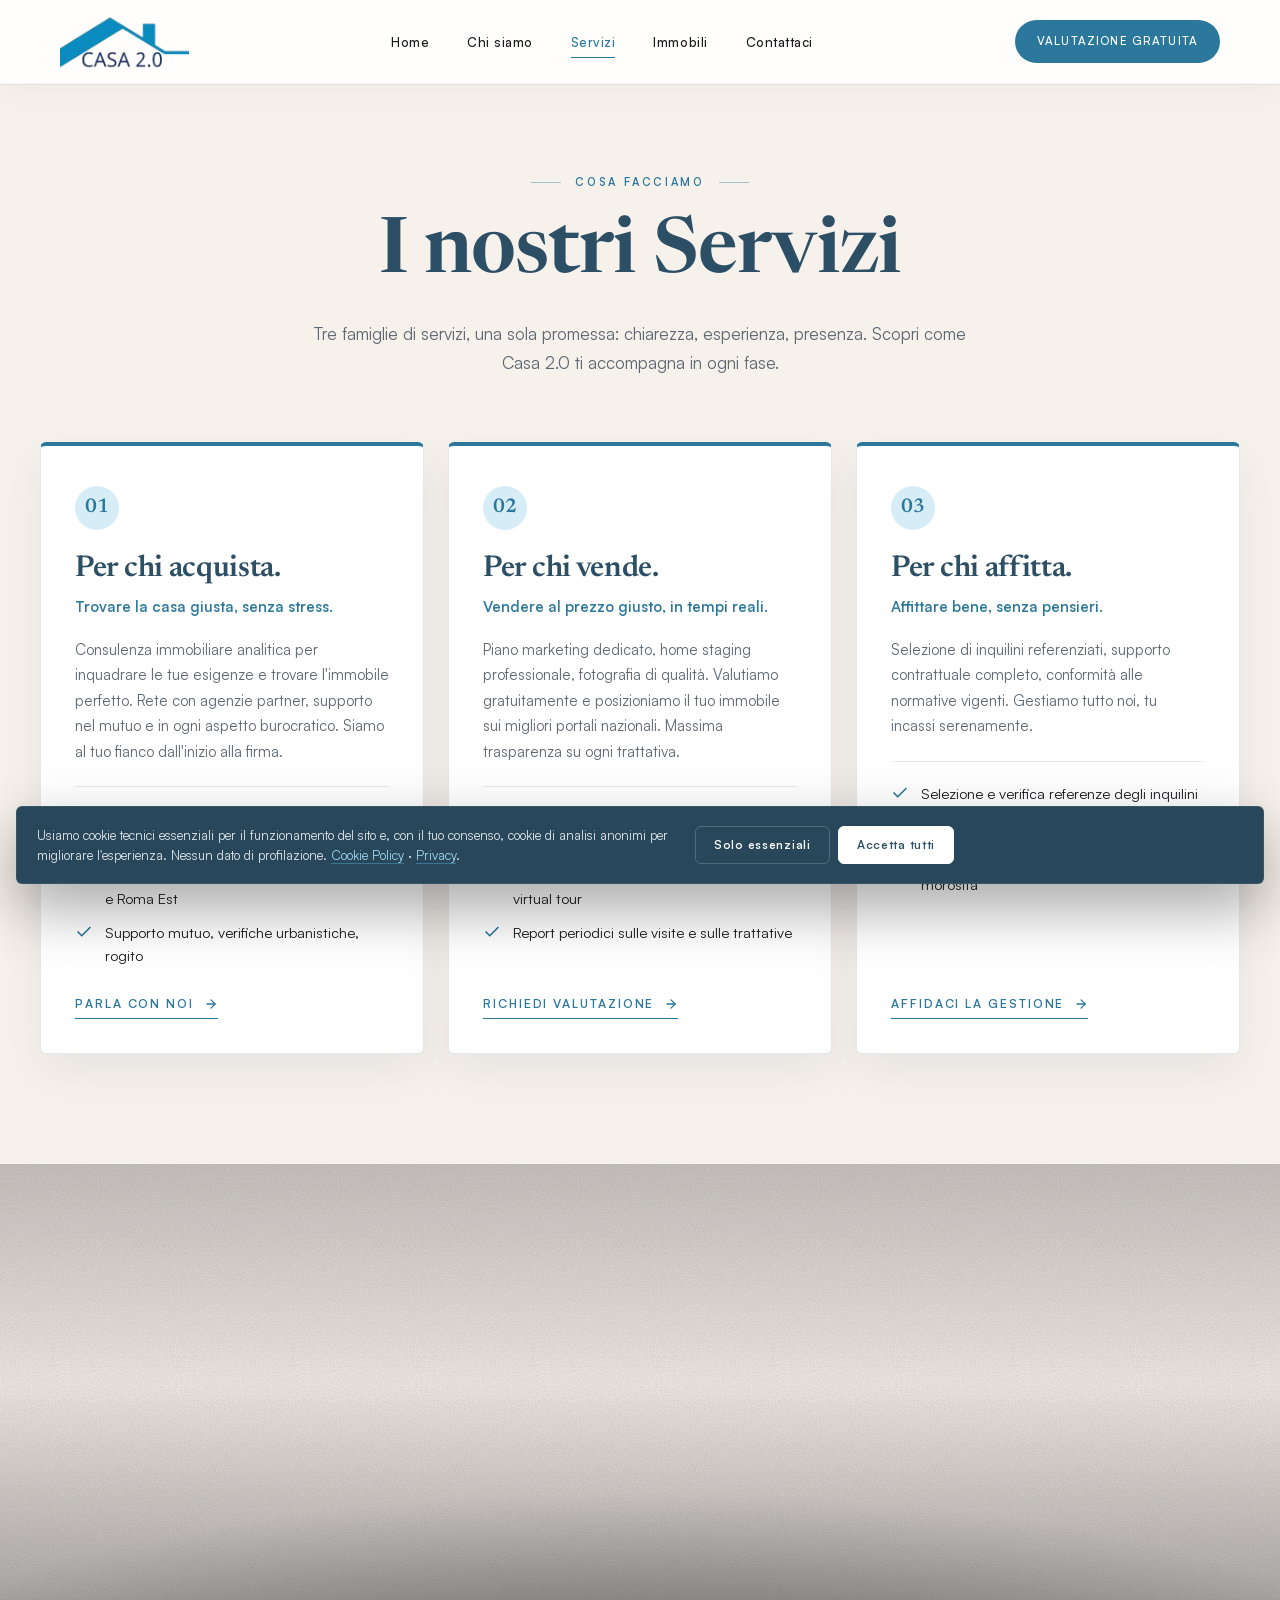
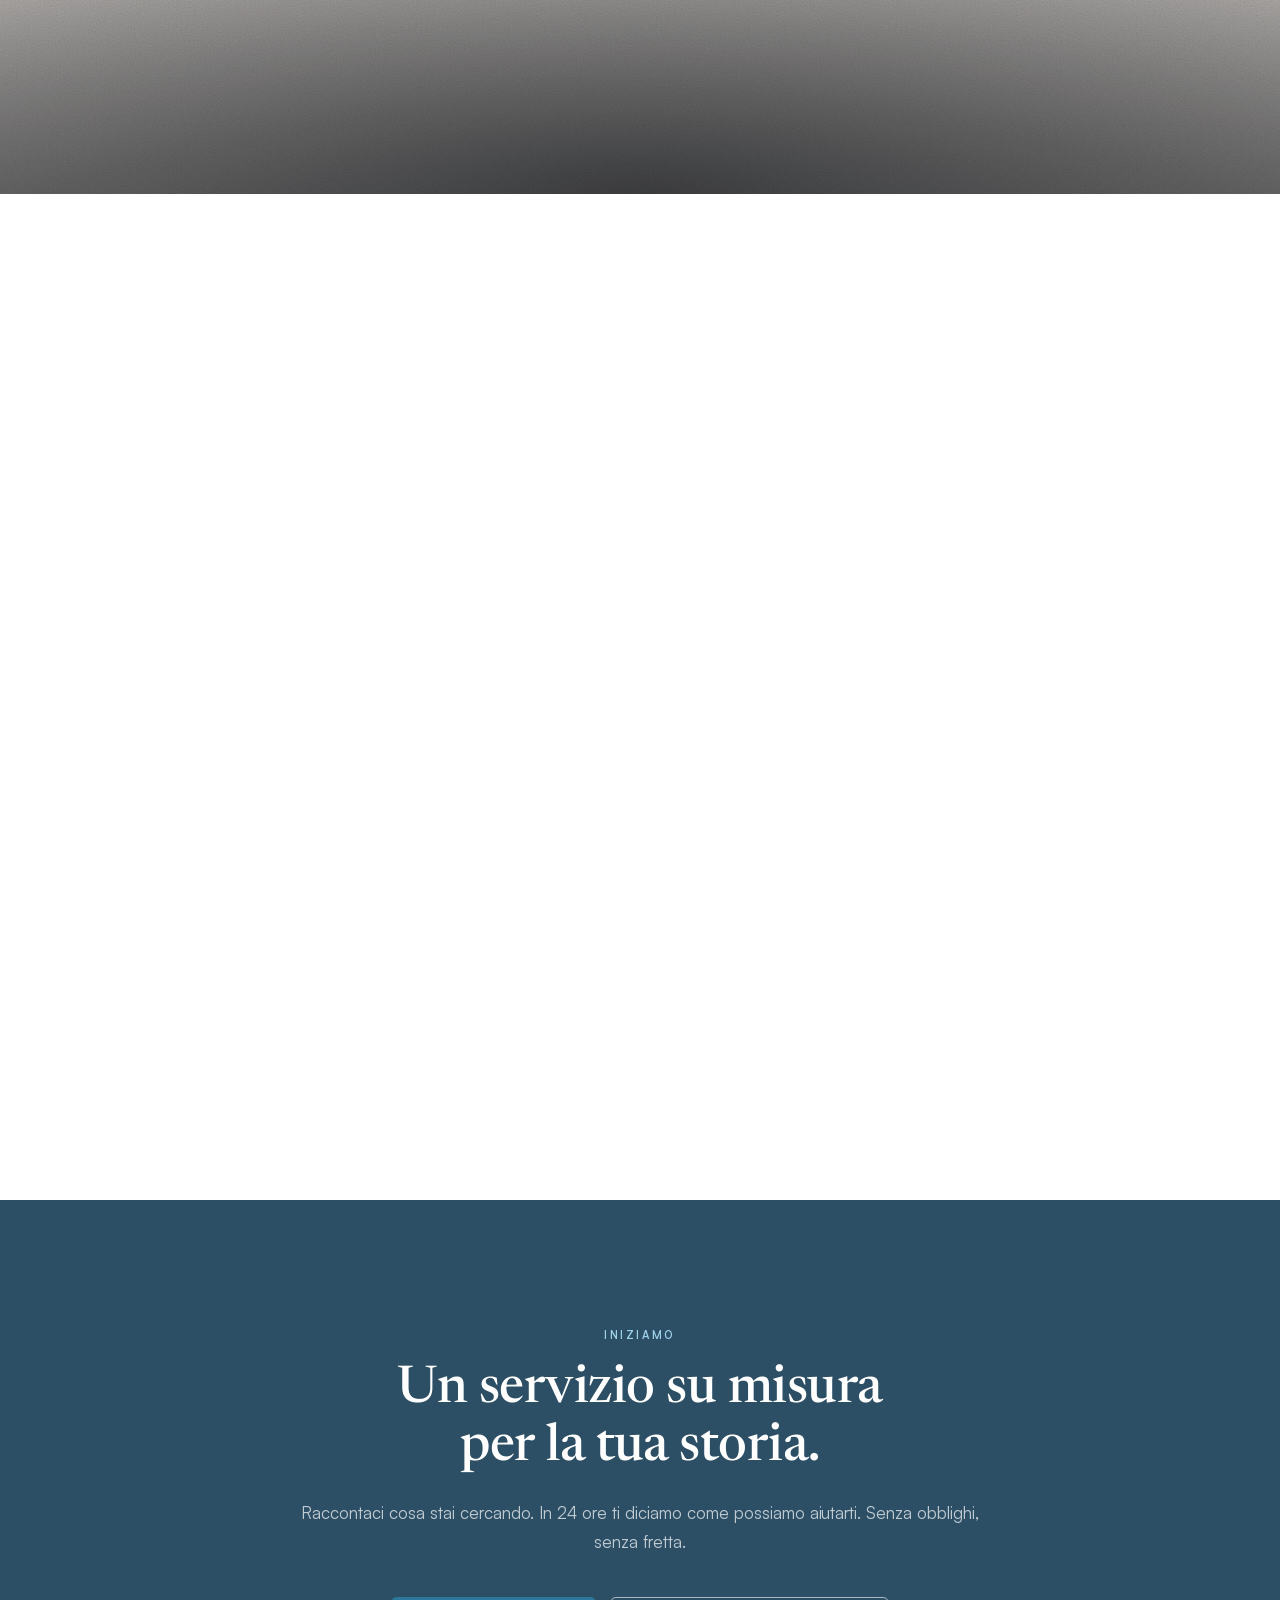
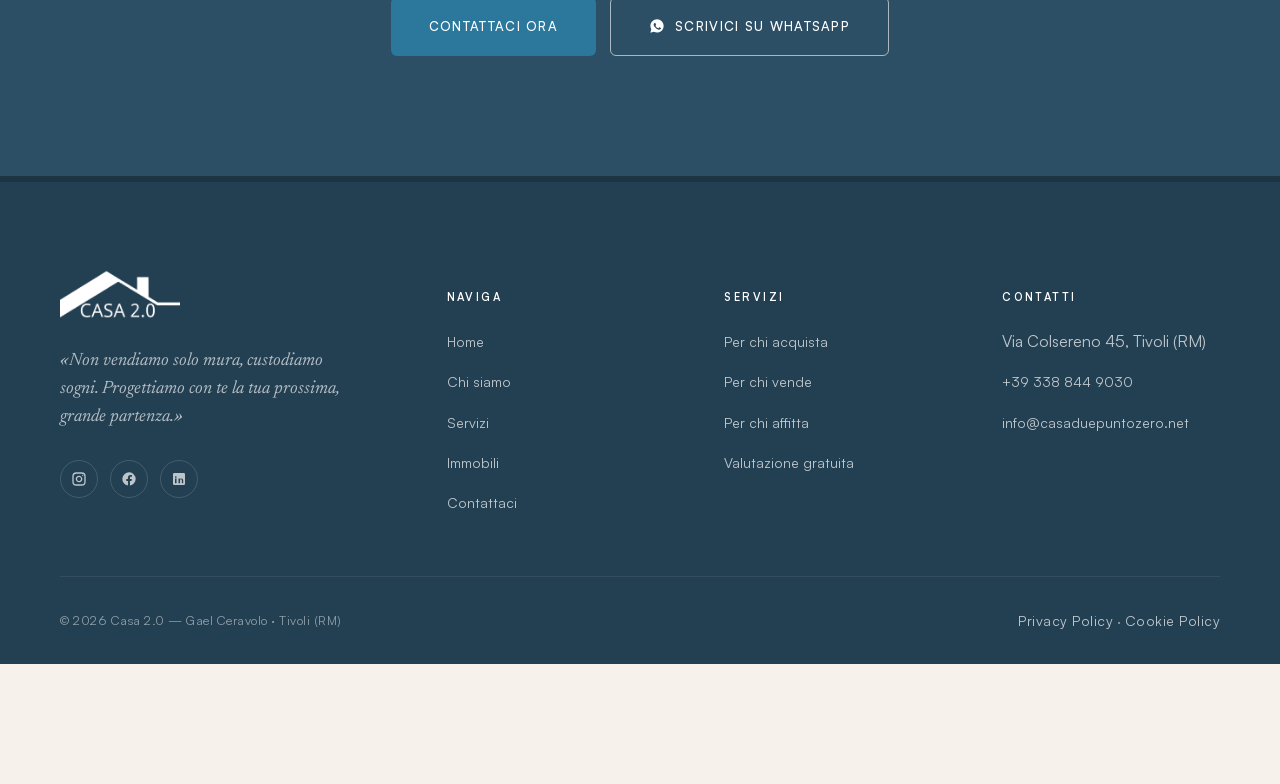
<file: servizi.html>
<!DOCTYPE html>
<html lang="it">
<head>
<meta charset="UTF-8" />
<meta name="viewport" content="width=device-width, initial-scale=1.0" />
<title>Servizi — Casa 2.0 · Vendita, Acquisto e Affitto a Tivoli</title>
<meta name="description" content="I servizi di Casa 2.0 a Tivoli: per chi acquista, per chi vende, per chi affitta. Consulenza, marketing, supporto burocratico end-to-end. Dal 1994." />
<link rel="canonical" href="https://www.casaduepuntozero.net/servizi.html" />
<meta property="og:type" content="website" />
<meta property="og:locale" content="it_IT" />
<meta property="og:site_name" content="Casa 2.0" />
<meta property="og:title" content="Servizi — Casa 2.0 · Vendita, Acquisto e Affitto a Tivoli" />
<meta property="og:description" content="Tre famiglie di servizi, una sola promessa: chiarezza, esperienza, presenza. Dal 1994 a Tivoli." />
<meta property="og:image" content="https://www.casaduepuntozero.net/assets/tivoli/sunset-01.jpg" />
<meta property="og:url" content="https://www.casaduepuntozero.net/servizi.html" />
<meta name="twitter:card" content="summary_large_image" />
<meta name="theme-color" content="#2C4F66" />
<link rel="icon" href="assets/favicon.svg" type="image/svg+xml" />
<link rel="preload" href="assets/fonts/Newsreader-Variable.woff2" as="font" type="font/woff2" crossorigin>
<link rel="preload" href="assets/fonts/Satoshi-Variable.woff2" as="font" type="font/woff2" crossorigin>
<link rel="stylesheet" href="assets/site.css?v=35">
<script>document.documentElement.classList.add('js')</script>

<style>
  /* nav must be solid (no dark hero behind it on this page) */
  body{ background: var(--paper); }

  /* ============================================================
     SERVIZI — page header (compact)
     ============================================================ */
  .page-header{
    padding: calc(var(--nav-h) + 80px) 0 56px;
    text-align:center;
    background: var(--paper);
    position:relative;
  }
  .page-header .micro-label{
    color: var(--primary);
    display:inline-flex; align-items:center; gap:14px;
    margin-bottom: 22px;
  }
  .page-header .micro-label::before,
  .page-header .micro-label::after{
    content:""; width:30px; height:1px; background: var(--primary); opacity:0.4;
  }
  .page-header h1{
    font-size: clamp(48px, 6vw, 80px);
    color: var(--navy);
    font-weight: 600;
    line-height: 1.05;
    letter-spacing: -0.012em;
  }
  .page-header h1 em{ color: var(--navy); font-style:italic; font-weight:500; }
  .page-header .lead{
    margin: 26px auto 0;
    max-width: 56ch;
    color: var(--text-muted);
    font-size: 17px;
    font-weight:400;
    line-height: 1.7;
  }

  /* ============================================================
     VETRINA — come nel prototipo: i tre servizi AFFIANCATI, numerati.
     Chi arriva vede subito le tre strade e sceglie la sua (niente numeri giganti
     decorativi, niente schede sfocate che entrano di lato).
     ============================================================ */
  .vetrina{
    background: var(--paper);
    padding: 8px 40px 110px;
    display:grid; grid-template-columns: repeat(3, minmax(0,1fr)); gap: 24px;
    max-width: none;
  }
  .vetrina > .v-panel{ max-width: 400px; width:100%; justify-self:center; scroll-margin-top: calc(var(--nav-h) + 24px); }
  .vetrina > .v-panel:first-child{ justify-self:end; }
  .vetrina > .v-panel:last-child{ justify-self:start; }
  .v-panel__inner{ height:100%; }
  .v-side{ display:none; }
  .v-card{
    height:100%;
    display:flex; flex-direction:column;
    background:#fff;
    border:1px solid var(--hairline); border-top: 4px solid var(--primary);
    border-radius: 6px;
    padding: 40px 34px 34px;
    box-shadow: 0 18px 44px rgba(44,79,102,0.08);
    transition: transform .35s var(--ease-out, ease), box-shadow .35s ease;
  }
  .v-card:hover{ transform: translateY(-4px); box-shadow: 0 26px 56px rgba(44,79,102,0.13); }
  .v-card__num{
    display:inline-flex; align-items:center; justify-content:center;
    width: 44px; height: 44px; border-radius: 50%;
    background: var(--primary-soft); color: var(--primary);
    font-family: var(--font-display); font-size: 20px; font-weight: 600; letter-spacing: 0;
    margin-bottom: 22px;
  }
  .v-card h2{
    font-size: 30px; color: var(--navy); line-height: 1.15;
    margin: 0 0 10px; font-weight: 600; letter-spacing: -0.01em;
  }
  .v-card .tagline{
    font-family: var(--font-body); font-style: normal;
    color: var(--primary); font-weight: 600; font-size: 15px; line-height:1.5;
    margin: 0 0 18px;
  }
  .v-card p{ color: var(--text-muted); font-size: 15px; line-height: 1.7; margin: 0 0 22px; }
  .v-card__list{ list-style:none; padding: 20px 0 0; margin: 0 0 28px; display:grid; gap: 12px; border-top:1px solid var(--hairline); }
  .v-card__list li{ display:flex; gap:12px; align-items:flex-start; font-size: 14.5px; color: var(--text-dark); line-height: 1.55; }
  .v-card__list li svg{ width: 18px; height:18px; flex-shrink: 0; color: var(--primary); margin-top: 2px; }
  .v-card__cta{
    margin-top:auto; align-self:flex-start;
    display:inline-flex; align-items:center; gap:10px;
    color: var(--primary); font-size: 12px; letter-spacing: 0.16em; text-transform: uppercase; font-weight: 600;
    padding-bottom: 4px; border-bottom: 1px solid var(--primary);
    transition: gap 200ms ease, color 200ms ease, border-color 200ms ease;
  }
  .v-card__cta:hover{ gap: 16px; color: var(--navy); border-color: var(--navy); }
  .v-card__cta svg{ width: 14px; height: 14px; }
  @media (max-width: 1080px){
    .vetrina{ grid-template-columns: 1fr; padding: 56px 22px 72px; gap: 18px; }
    .vetrina > .v-panel, .vetrina > .v-panel:first-child, .vetrina > .v-panel:last-child{ justify-self:center; max-width: 560px; }
    .v-card{ padding: 32px 24px 28px; }
  }

  /* ============================================================
     CINEMA DIVIDER — fessura che si apre rivelando il paesaggio
     Effetto unico: clip-path inset che si apre verticalmente su scroll
     ============================================================ */
  .cinema{
    position:relative;
    height: 70vh; min-height: 480px;
    margin: 0;
    overflow:hidden;
    isolation:isolate;
    --o: 0;                  /* opening 0..1, controllato da JS */
  }
  .cinema__bg{
    position:absolute; inset:0;
    background-image: url('assets/tivoli/tivoli-05.jpg');
    background-size: cover;
    background-position: center 38%;
    /* La fessura: clip-path inset si APRE verticalmente */
    clip-path: inset(calc((1 - var(--o)) * 50%) 0);
    transform: scale(calc(1.08 - var(--o) * 0.08));
    will-change: clip-path, transform;
    transition: none;
  }
  /* grano sottile sovrapposto = sensazione stampa film */
  .cinema__grain{
    position:absolute; inset:0; pointer-events:none; z-index:2;
    background-image: url("data:image/svg+xml;utf8,<svg xmlns='http://www.w3.org/2000/svg' width='240' height='240'><filter id='n'><feTurbulence type='fractalNoise' baseFrequency='0.85' numOctaves='2' seed='5'/><feColorMatrix values='0 0 0 0 0 0 0 0 0 0 0 0 0 0 0 0 0 0 0.16 0'/></filter><rect width='100%25' height='100%25' filter='url(%23n)'/></svg>");
    mix-blend-mode: overlay;
    opacity: .9;
  }
  .cinema__overlay{
    position:absolute; inset:0; z-index:1;
    background:
      radial-gradient(120% 80% at 50% 100%, rgba(14,17,22,0.55), rgba(14,17,22,0) 60%),
      linear-gradient(180deg, rgba(14,17,22,0.18) 0%, rgba(14,17,22,0) 35%, rgba(14,17,22,0.55) 100%);
  }
  .cinema__caption{
    position:absolute; left: 0; right: 0; bottom: 14%;
    z-index: 3;
    text-align:center;
    padding: 0 24px;
    color: #fff;
    font-family: var(--font-display);
    font-weight: 600;
    font-style: italic;
    font-size: clamp(28px, 4.4vw, 64px);
    letter-spacing: -0.012em;
    line-height: 1.05;
    text-shadow: 0 4px 30px rgba(0,0,0,0.4);
    opacity: var(--o);
    transform: translateY(calc((1 - var(--o)) * 24px));
    transition: opacity .8s ease, transform .8s ease;
    max-width: 22ch;
    margin: 0 auto;
  }
  .cinema__caption .small{
    display:block;
    font-family: var(--font-body);
    font-style: normal;
    font-weight: 600;
    font-size: 11px;
    letter-spacing: 0.36em;
    text-transform: uppercase;
    color: rgba(255,255,255,0.7);
    margin-bottom: 18px;
  }
  @media (max-width: 720px){
    .cinema{ height: 56vh; min-height: 360px; }
  }
  @media (prefers-reduced-motion: reduce){
    .cinema{ --o: 1; }
  }

  /* ============================================================
     FAQ — accordion editoriale (con Schema.org FAQPage)
     ============================================================ */
  .faq{ background: var(--white); padding: 100px 0; }
  .faq__head{ text-align:left; max-width:820px; margin: 0 auto 48px; padding: 0 24px; }   /* domande e risposte si leggono meglio allineate a sinistra */
  .faq__head .micro-label::after{ display:none; }
  .faq__head .micro-label{ color: var(--primary); display:inline-flex; gap:14px; align-items:center; margin-bottom:18px; }
  .faq__head .micro-label::before,.faq__head .micro-label::after{ content:""; width:30px; height:1px; background: var(--primary); opacity:.4; }
  .faq__head h2{ font-size: clamp(34px, 4.2vw, 52px); color: var(--navy); font-weight:500; letter-spacing: -0.012em; line-height:1.08; }
  .faq__head h2 em{ color: var(--primary); font-style: italic; font-weight:500; }
  .faq__head p{ margin-top:18px; color: var(--text-muted); font-size: 16px; line-height: 1.65; font-weight:400; }
  .faq__list{ max-width: 820px; margin: 0 auto; padding: 0 24px; }
  .faq__item{
    border-top: 1px solid var(--hairline);
    transition: background .25s ease;
  }
  .faq__item:last-child{ border-bottom: 1px solid var(--hairline); }
  .faq__q{
    display:flex; align-items:center; justify-content:space-between; gap:24px;
    padding: 22px 4px; cursor:pointer; background:none; border:none; width:100%;
    font-family: var(--font-display); font-weight:500; font-size: 19px;
    color: var(--navy); letter-spacing:-0.005em; text-align:left;
    transition: color .2s ease;
  }
  .faq__q:hover{ color: var(--primary); }
  .faq__icon{
    flex-shrink:0; width:28px; height:28px; border-radius:50%;
    border:1px solid var(--hairline); display:flex; align-items:center; justify-content:center;
    transition: background .25s ease, border-color .25s, transform .35s var(--ease-out);
  }
  .faq__icon::before, .faq__icon::after{
    content:""; position:absolute; background: var(--primary); border-radius: 1px;
  }
  .faq__icon{ position:relative; }
  .faq__icon::before{ width:10px; height:1.5px; }
  .faq__icon::after{ width:1.5px; height:10px; transition: transform .3s ease, opacity .2s ease; }
  .faq__item.is-open .faq__icon{ background: var(--primary); border-color: var(--primary); transform: rotate(45deg); }
  .faq__item.is-open .faq__icon::before, .faq__item.is-open .faq__icon::after{ background:#fff; }
  .faq__a{
    overflow:hidden; max-height: 0;
    transition: max-height .45s var(--ease-out);
  }
  .faq__a-inner{ padding: 0 4px 26px; color: var(--text-muted); line-height: 1.75; font-size: 15.5px; font-weight:400; max-width: 70ch; }
  .faq__a-inner p + p{ margin-top: 12px; }
  .faq__item.is-open .faq__a, details.faq__item[open] .faq__a{ max-height: 500px; }
  details.faq__item[open] .faq__icon{ background: var(--primary); border-color: var(--primary); transform: rotate(45deg); }
  details.faq__item[open] .faq__icon::before, details.faq__item[open] .faq__icon::after{ background:#fff; }
  details.faq__item summary{ list-style: none; }
  details.faq__item summary::-webkit-details-marker{ display:none; }

  /* ============================================================
     CTA chiusura
     ============================================================ */
  .cta-banner{
    background: var(--navy);
    color: #fff;
    text-align:center;
    padding: 120px 40px;
  }
  .cta-banner h2{
    font-size: clamp(34px, 4.2vw, 52px);
    line-height:1.1;
    margin: 16px auto 22px;
    max-width: 26ch;
    color: #fff;
    font-weight: 500;
  }
  .cta-banner h2 em{ color: var(--primary-light); font-style:italic; font-weight:500; }
  .cta-banner p{
    color: rgba(255,255,255,0.7);
    max-width: 58ch;
    margin: 0 auto 40px;
    font-size: 17px;
    font-weight:400;
    line-height:1.7;
  }
</style>
</head>
<body data-screen-label="03 Servizi">

<!-- =========================================================
     NAV (solid because no dark hero)
     ========================================================= -->
<nav class="nav solid" id="nav">
  <div class="nav__inner">
    <a href="index.html" class="logo" aria-label="Casa 2.0 — Home">
      <img src="assets/logo.png" alt="Casa 2.0" />
    </a>
    <ul class="nav__links">
      <li><a href="index.html">Home</a></li>
      <li><a href="chi-siamo.html">Chi siamo</a></li>
      <li><a href="servizi.html" class="active">Servizi</a></li>
      <li><a href="properties.html">Immobili</a></li>
      <li><a href="contattaci.html">Contattaci</a></li>
    </ul>
    <a href="valuta.html" class="btn nav__cta-desktop">Valutazione Gratuita</a>
    <button class="nav__burger" id="burger" aria-label="Apri menu" aria-expanded="false">
      <span></span><span></span><span></span>
    </button>
  </div>
</nav>
<div class="nav__overlay" id="nav-overlay" aria-hidden="true">
  <button id="overlay-close" aria-label="Chiudi menu">&times;</button>
  <a href="index.html">Home</a>
  <a href="chi-siamo.html">Chi siamo</a>
  <a href="servizi.html">Servizi</a>
  <a href="properties.html">Immobili</a>
  <a href="contattaci.html">Contattaci</a>
  <a href="valuta.html" class="btn btn--lg">Valutazione Gratuita</a>
</div>

<!-- =========================================================
     HEADER
     ========================================================= -->
<header class="page-header">
  <div class="container">
    <span class="micro-label reveal">Cosa facciamo</span>
    <h1 class="reveal" data-delay="1">I nostri <em>Servizi</em></h1>
    <p class="lead reveal" data-delay="2">
      Tre famiglie di servizi, una sola promessa: chiarezza, esperienza, presenza.
      Scopri come Casa 2.0 ti accompagna in ogni fase.
    </p>
  </div>
</header>

<!-- =========================================================
     VETRINA — 3 pannelli scroll
     ========================================================= -->
<main class="vetrina">

  <!-- PANEL 01 — ACQUISTA -->
  <section class="v-panel" id="acquista" data-num="01">
    <div class="v-panel__inner">
    <div class="v-side" aria-hidden="true"><span class="v-bignum">01</span><span class="v-kicker">Acquista</span></div>
    <article class="v-card">
      <span class="v-card__num">01</span>
      <h2>Per chi acquista.</h2>
      <p class="tagline">Trovare la casa giusta, senza stress.</p>
      <p>Consulenza immobiliare analitica per inquadrare le tue esigenze e trovare l'immobile perfetto. Rete con agenzie partner, supporto nel mutuo e in ogni aspetto burocratico. Siamo al tuo fianco dall'inizio alla firma.</p>
      <ul class="v-card__list">
        <li>
          <svg viewBox="0 0 24 24" fill="none" stroke="currentColor" stroke-width="2.2" stroke-linecap="round" stroke-linejoin="round"><polyline points="20 6 9 17 4 12"/></svg>
          <span>Analisi delle esigenze e shortlist personalizzata</span>
        </li>
        <li>
          <svg viewBox="0 0 24 24" fill="none" stroke="currentColor" stroke-width="2.2" stroke-linecap="round" stroke-linejoin="round"><polyline points="20 6 9 17 4 12"/></svg>
          <span>Rete con agenzie partner a Tivoli, Guidonia e Roma Est</span>
        </li>
        <li>
          <svg viewBox="0 0 24 24" fill="none" stroke="currentColor" stroke-width="2.2" stroke-linecap="round" stroke-linejoin="round"><polyline points="20 6 9 17 4 12"/></svg>
          <span>Supporto mutuo, verifiche urbanistiche, rogito</span>
        </li>
      </ul>
      <a class="v-card__cta" href="contattaci.html">
        Parla con noi
        <svg viewBox="0 0 24 24" fill="none" stroke="currentColor" stroke-width="2.2" stroke-linecap="round" stroke-linejoin="round"><line x1="5" y1="12" x2="19" y2="12"/><polyline points="12 5 19 12 12 19"/></svg>
      </a>
    </article>
    </div>
  </section>

  <!-- PANEL 02 — VENDE -->
  <section class="v-panel" id="vende" data-num="02">
    <div class="v-panel__inner">
    <div class="v-side" aria-hidden="true"><span class="v-bignum">02</span><span class="v-kicker">Vende</span></div>
    <article class="v-card">
      <span class="v-card__num">02</span>
      <h2>Per chi vende.</h2>
      <p class="tagline">Vendere al prezzo giusto, in tempi reali.</p>
      <p>Piano marketing dedicato, home staging professionale, fotografia di qualità. Valutiamo gratuitamente e posizioniamo il tuo immobile sui migliori portali nazionali. Massima trasparenza su ogni trattativa.</p>
      <ul class="v-card__list">
        <li>
          <svg viewBox="0 0 24 24" fill="none" stroke="currentColor" stroke-width="2.2" stroke-linecap="round" stroke-linejoin="round"><polyline points="20 6 9 17 4 12"/></svg>
          <span>Valutazione gratuita basata sui dati reali del mercato di Tivoli</span>
        </li>
        <li>
          <svg viewBox="0 0 24 24" fill="none" stroke="currentColor" stroke-width="2.2" stroke-linecap="round" stroke-linejoin="round"><polyline points="20 6 9 17 4 12"/></svg>
          <span>Home staging, fotografia professionale, virtual tour</span>
        </li>
        <li>
          <svg viewBox="0 0 24 24" fill="none" stroke="currentColor" stroke-width="2.2" stroke-linecap="round" stroke-linejoin="round"><polyline points="20 6 9 17 4 12"/></svg>
          <span>Report periodici sulle visite e sulle trattative</span>
        </li>
      </ul>
      <a class="v-card__cta" href="valuta.html">
        Richiedi valutazione
        <svg viewBox="0 0 24 24" fill="none" stroke="currentColor" stroke-width="2.2" stroke-linecap="round" stroke-linejoin="round"><line x1="5" y1="12" x2="19" y2="12"/><polyline points="12 5 19 12 12 19"/></svg>
      </a>
    </article>
    </div>
  </section>

  <!-- PANEL 03 — AFFITTA -->
  <section class="v-panel" id="affitta" data-num="03">
    <div class="v-panel__inner">
    <div class="v-side" aria-hidden="true"><span class="v-bignum">03</span><span class="v-kicker">Affitta</span></div>
    <article class="v-card">
      <span class="v-card__num">03</span>
      <h2>Per chi affitta.</h2>
      <p class="tagline">Affittare bene, senza pensieri.</p>
      <p>Selezione di inquilini referenziati, supporto contrattuale completo, conformità alle normative vigenti. Gestiamo tutto noi, tu incassi serenamente.</p>
      <ul class="v-card__list">
        <li>
          <svg viewBox="0 0 24 24" fill="none" stroke="currentColor" stroke-width="2.2" stroke-linecap="round" stroke-linejoin="round"><polyline points="20 6 9 17 4 12"/></svg>
          <span>Selezione e verifica referenze degli inquilini</span>
        </li>
        <li>
          <svg viewBox="0 0 24 24" fill="none" stroke="currentColor" stroke-width="2.2" stroke-linecap="round" stroke-linejoin="round"><polyline points="20 6 9 17 4 12"/></svg>
          <span>Contratti registrati, conformi alle normative</span>
        </li>
        <li>
          <svg viewBox="0 0 24 24" fill="none" stroke="currentColor" stroke-width="2.2" stroke-linecap="round" stroke-linejoin="round"><polyline points="20 6 9 17 4 12"/></svg>
          <span>Gestione canoni e supporto in caso di morosità</span>
        </li>
      </ul>
      <a class="v-card__cta" href="contattaci.html">
        Affidaci la gestione
        <svg viewBox="0 0 24 24" fill="none" stroke="currentColor" stroke-width="2.2" stroke-linecap="round" stroke-linejoin="round"><line x1="5" y1="12" x2="19" y2="12"/><polyline points="12 5 19 12 12 19"/></svg>
      </a>
    </article>
    </div>
  </section>

</main>

<!-- CINEMA DIVIDER — chiusura emotiva dei servizi, prima del CTA -->
<div class="cinema" id="cinema">
  <div class="cinema__bg" aria-hidden="true"></div>
  <div class="cinema__overlay" aria-hidden="true"></div>
  <div class="cinema__grain" aria-hidden="true"></div>
  <p class="cinema__caption">
    <span class="small">— Tivoli —</span>
    Tra le colline<br/>che hai sempre guardato.
  </p>
</div>

<!-- =========================================================
     FAQ — domande frequenti
     ========================================================= -->
<section class="faq" id="faq" aria-labelledby="faq-title">
  <div class="faq__head reveal">
    <span class="micro-label">Domande frequenti</span>
    <h2 id="faq-title">Le risposte che <em>cerchi</em>.</h2>
    <p>Tutto quello che ci chiedono più spesso. Se ti rimane un dubbio, scrivici: rispondiamo entro 24 ore.</p>
  </div>
  <div class="faq__list reveal" data-delay="1">
    <details class="faq__item">
      <summary class="faq__q">La valutazione del mio immobile è davvero gratuita?<span class="faq__icon" aria-hidden="true"></span></summary>
      <div class="faq__a"><div class="faq__a-inner"><p>Sì, sempre e senza obblighi. Veniamo noi a vedere la casa, analizziamo i dati reali del mercato di Tivoli, e ti diamo una stima onesta. Decidi tu se affidarci la vendita oppure tenere la stima per te.</p></div></div>
    </details>
    <details class="faq__item">
      <summary class="faq__q">Quanto tempo ci vuole per vendere casa a Tivoli?<span class="faq__icon" aria-hidden="true"></span></summary>
      <div class="faq__a"><div class="faq__a-inner"><p>Dipende dalla zona, dal prezzo di partenza e dallo stato dell'immobile. Per immobili posizionati al prezzo giusto, in zone centrali o ben servite (Tivoli centro, Villa Adriana, Stazione), la media è 3-6 mesi. Per zone meno richieste o immobili sovrastimati, può servire più tempo. Te lo diciamo onestamente in fase di valutazione.</p></div></div>
    </details>
    <details class="faq__item">
      <summary class="faq__q">Quali costi devo aspettarmi se vendo con voi?<span class="faq__icon" aria-hidden="true"></span></summary>
      <div class="faq__a"><div class="faq__a-inner"><p>La nostra provvigione si concorda in base al valore dell'immobile e al tipo di mandato. Non chiediamo costi fissi anticipati: ci paghi solo a vendita conclusa. Tutto è scritto chiaramente nel mandato.</p><p>Costi extra possibili (sempre con il tuo OK): home staging, fotografia professionale, virtual tour. Te li proponiamo solo se servono davvero per vendere meglio.</p></div></div>
    </details>
    <details class="faq__item">
      <summary class="faq__q">In quali zone operate?<span class="faq__icon" aria-hidden="true"></span></summary>
      <div class="faq__a"><div class="faq__a-inner"><p>La nostra base è Tivoli (centro storico, Villa Adriana, Tivoli Terme, Braschi, Empolitana). Operiamo anche su <strong>Castel Madama</strong>, <strong>Guidonia Montecelio</strong> (Villalba, Villanova), e zone limitrofe verso Roma Est.</p></div></div>
    </details>
    <details class="faq__item">
      <summary class="faq__q">Pubblicate gli immobili su Immobiliare.it?<span class="faq__icon" aria-hidden="true"></span></summary>
      <div class="faq__a"><div class="faq__a-inner"><p>Sì, tutti i nostri annunci sono pubblicati sul nostro <a href="https://www.immobiliare.it/agenzie-immobiliari/385414/casa-2-0-tivoli/" target="_blank" rel="noopener">profilo verificato su Immobiliare.it</a>, con foto professionali, planimetrie e descrizioni curate. Pubblichiamo anche su Idealista, Casa.it e Subito quando ha senso.</p></div></div>
    </details>
    <details class="faq__item">
      <summary class="faq__q">Mi aiutate con il mutuo e la burocrazia?<span class="faq__icon" aria-hidden="true"></span></summary>
      <div class="faq__a"><div class="faq__a-inner"><p>Sì, dalla A alla Z. Abbiamo una rete consolidata con banche locali e nazionali per i mutui (anche per cittadini esteri), notai di fiducia, geometri per le pratiche di conformità urbanistica. Ti accompagniamo dalla prima visita fino alla firma del rogito.</p></div></div>
    </details>
    <details class="faq__item">
      <summary class="faq__q">Come tutelate i miei dati personali?<span class="faq__icon" aria-hidden="true"></span></summary>
      <div class="faq__a"><div class="faq__a-inner"><p>I tuoi dati restano in agenzia e non vengono condivisi con terzi senza il tuo consenso esplicito. Trattiamo tutto secondo il GDPR. Leggi la nostra <a href="privacy.html">Privacy Policy</a> per i dettagli completi.</p></div></div>
    </details>
    <details class="faq__item">
      <summary class="faq__q">Lavorate anche con investitori e clienti esteri?<span class="faq__icon" aria-hidden="true"></span></summary>
      <div class="faq__a"><div class="faq__a-inner"><p>Sì. Abbiamo seguito acquirenti stranieri interessati a investimenti immobiliari nella zona di Tivoli, in particolare per immobili nel centro storico e nelle vicinanze di Villa Adriana e Villa d'Este. Possiamo assisterti in inglese per visite, valutazioni, e nell'intera procedura d'acquisto (codice fiscale, conto corrente, mutuo per non residenti).</p></div></div>
    </details>
  </div>
</section>

<!-- Schema.org FAQPage per rich snippet Google -->
<script type="application/ld+json">
{
  "@context": "https://schema.org",
  "@type": "FAQPage",
  "mainEntity": [
    { "@type": "Question", "name": "La valutazione del mio immobile è davvero gratuita?",
      "acceptedAnswer": { "@type": "Answer", "text": "Sì, sempre e senza obblighi. Veniamo noi a vedere la casa, analizziamo i dati reali del mercato di Tivoli, e ti diamo una stima onesta. Decidi tu se affidarci la vendita oppure tenere la stima per te." } },
    { "@type": "Question", "name": "Quanto tempo ci vuole per vendere casa a Tivoli?",
      "acceptedAnswer": { "@type": "Answer", "text": "Per immobili posizionati al prezzo giusto, in zone centrali o ben servite, la media è 3-6 mesi. Per zone meno richieste o immobili sovrastimati, può servire più tempo." } },
    { "@type": "Question", "name": "Quali costi devo aspettarmi se vendo con voi?",
      "acceptedAnswer": { "@type": "Answer", "text": "La nostra provvigione si concorda in base al valore dell'immobile e al tipo di mandato. Non chiediamo costi fissi anticipati: ci paghi solo a vendita conclusa." } },
    { "@type": "Question", "name": "In quali zone operate?",
      "acceptedAnswer": { "@type": "Answer", "text": "Tivoli, Castel Madama, Guidonia Montecelio (Villalba, Villanova), e zone limitrofe verso Roma Est." } },
    { "@type": "Question", "name": "Pubblicate gli immobili su Immobiliare.it?",
      "acceptedAnswer": { "@type": "Answer", "text": "Sì, tutti i nostri annunci sono pubblicati sul profilo verificato Casa 2.0 su Immobiliare.it, con foto professionali, planimetrie e descrizioni curate." } },
    { "@type": "Question", "name": "Mi aiutate con il mutuo e la burocrazia?",
      "acceptedAnswer": { "@type": "Answer", "text": "Sì. Abbiamo una rete con banche, notai e geometri di fiducia. Ti accompagniamo dalla prima visita fino al rogito." } },
    { "@type": "Question", "name": "Lavorate anche con investitori e clienti esteri?",
      "acceptedAnswer": { "@type": "Answer", "text": "Sì. Abbiamo seguito acquirenti stranieri interessati a investimenti immobiliari nella zona di Tivoli. Possiamo assisterti in inglese per visite, valutazioni, e nell'intera procedura d'acquisto." } }
  ]
}
</script>

<!-- =========================================================
     CTA finale
     ========================================================= -->
<section class="cta-banner">
  <div class="container">
    <span class="micro-label reveal" style="color:var(--accent-on-dark); display:inline-block;">Iniziamo</span>
    <h2 class="reveal">Un servizio su misura<br/>per la <em>tua storia</em>.</h2>
    <p class="reveal" data-delay="1">Raccontaci cosa stai cercando. In 24 ore ti diciamo come possiamo aiutarti. Senza obblighi, senza fretta.</p>
    <div class="reveal" data-delay="2" style="display:flex; gap:14px; justify-content:center; flex-wrap:wrap;">
      <a href="contattaci.html" class="btn btn--lg">Contattaci ora</a>
      <a href="https://wa.me/393388449030" target="_blank" rel="noopener" class="btn btn--whatsapp btn--lg">
        <svg viewBox="0 0 24 24" fill="currentColor" aria-hidden="true"><path d="M12.04 2C6.58 2 2.13 6.45 2.13 11.91c0 1.75.46 3.45 1.32 4.95L2 22l5.25-1.38a9.9 9.9 0 0 0 4.79 1.22h.01c5.46 0 9.91-4.45 9.91-9.91C21.96 6.45 17.5 2 12.04 2zm5.8 14.06c-.24.68-1.42 1.31-1.96 1.36-.5.05-.96.23-3.23-.67-2.72-1.07-4.45-3.84-4.58-4.02-.13-.18-1.1-1.46-1.1-2.79s.7-1.98.94-2.25c.24-.27.53-.34.7-.34h.5c.16.01.38-.06.59.45.24.58.81 2 .88 2.15.07.14.12.31.02.49-.09.18-.14.29-.27.45-.14.16-.29.36-.41.48-.14.14-.28.29-.12.56.16.27.71 1.17 1.53 1.9 1.05.94 1.94 1.23 2.21 1.37.27.14.43.12.59-.07.16-.18.68-.79.86-1.06.18-.27.36-.23.61-.14.25.09 1.6.75 1.87.89.27.14.45.2.52.31.07.12.07.66-.17 1.34z"/></svg>
        Scrivici su WhatsApp
      </a>
    </div>
  </div>
</section>

<!-- =========================================================
     FOOTER
     ========================================================= -->
<footer class="site-footer">
  <div class="container">
    <div class="footer-grid">
      <div>
        <a href="index.html" class="logo"><img src="assets/logo.png" alt="Casa 2.0" /></a>
        <p class="footer__tag">«Non vendiamo solo mura, custodiamo sogni. Progettiamo con te la tua prossima, grande partenza.»</p>
        <div class="footer__social">
          <a href="#" aria-label="Instagram"><svg viewBox="0 0 24 24" fill="none" stroke="currentColor" stroke-width="2" stroke-linecap="round" stroke-linejoin="round"><rect x="3" y="3" width="18" height="18" rx="5" ry="5"/><path d="M16 11.37A4 4 0 1 1 12.63 8 4 4 0 0 1 16 11.37z"/><line x1="17.5" y1="6.5" x2="17.51" y2="6.5"/></svg></a>
          <a href="#" aria-label="Facebook"><svg viewBox="0 0 24 24" fill="currentColor"><path d="M22 12a10 10 0 1 0-11.6 9.9V14.9H7.9V12h2.5V9.8c0-2.5 1.5-3.9 3.8-3.9 1.1 0 2.2.2 2.2.2v2.5h-1.3c-1.3 0-1.7.8-1.7 1.6V12h2.9l-.5 2.9h-2.4v7A10 10 0 0 0 22 12z"/></svg></a>
          <a href="#" aria-label="LinkedIn"><svg viewBox="0 0 24 24" fill="currentColor"><path d="M19 3a2 2 0 0 1 2 2v14a2 2 0 0 1-2 2H5a2 2 0 0 1-2-2V5a2 2 0 0 1 2-2h14zM8.3 18.3v-7H6V18.3h2.3zM7.2 10.3a1.3 1.3 0 1 0 0-2.6 1.3 1.3 0 0 0 0 2.6zm11.1 8v-4c0-2.1-1.1-3.1-2.6-3.1-1.2 0-1.8.7-2.1 1.1v-1H11.3v7h2.3v-3.9c0-1 .2-2 1.4-2 1.3 0 1.3 1.2 1.3 2v3.9h2.3z"/></svg></a>
        </div>
      </div>
      <div>
        <h4>Naviga</h4>
        <ul>
          <li><a href="index.html">Home</a></li>
          <li><a href="chi-siamo.html">Chi siamo</a></li>
          <li><a href="servizi.html">Servizi</a></li>
          <li><a href="properties.html">Immobili</a></li>
          <li><a href="contattaci.html">Contattaci</a></li>
        </ul>
      </div>
      <div>
        <h4>Servizi</h4>
        <ul>
          <li><a href="servizi.html#acquista">Per chi acquista</a></li>
          <li><a href="servizi.html#vende">Per chi vende</a></li>
          <li><a href="servizi.html#affitta">Per chi affitta</a></li>
          <li><a href="valuta.html">Valutazione gratuita</a></li>
        </ul>
      </div>
      <div>
        <h4>Contatti</h4>
        <ul>
          <li>Via Colsereno 45, Tivoli (RM)</li>
          <li><a href="tel:+393388449030">+39 338 844 9030</a></li>
          <li><a href="mailto:info@casaduepuntozero.net">info@casaduepuntozero.net</a></li>
        </ul>
      </div>
    </div>
    <div class="footer__bottom">
      <span>© <span data-year>2026</span> Casa 2.0 — Gael Ceravolo · Tivoli (RM)</span>
      <span><a href="privacy.html">Privacy Policy</a> · <a href="cookie.html">Cookie Policy</a></span>
    </div>
  </div>
</footer>

<script src="assets/site.js?v=15"></script>
<script>
  /* =========================================================
     CINEMA DIVIDER — apertura clip-path su scroll
     ========================================================= */
  (function(){
    const el = document.getElementById('cinema');
    if(!el) return;
    const reduce = window.matchMedia('(prefers-reduced-motion: reduce)').matches;
    if(reduce){ el.style.setProperty('--o','1'); return; }
    let tick=false;
    function upd(){
      const r = el.getBoundingClientRect();
      const vh = innerHeight;
      // p inizia 0 quando il top entra dal basso, raggiunge 1 quando il top è a 30% dell'altezza viewport
      const start = vh; const end = vh*0.3;
      let p = (start - r.top) / (start - end);
      p = Math.max(0, Math.min(1, p));
      // easing easeOutCubic
      p = 1 - Math.pow(1-p, 3);
      el.style.setProperty('--o', p.toFixed(3));
      tick=false;
    }
    window.addEventListener('scroll', ()=>{ if(!tick){tick=true; requestAnimationFrame(upd);} }, {passive:true});
    window.addEventListener('resize', upd);
    upd();
  })();

</script>
</body>
</html>
</file>
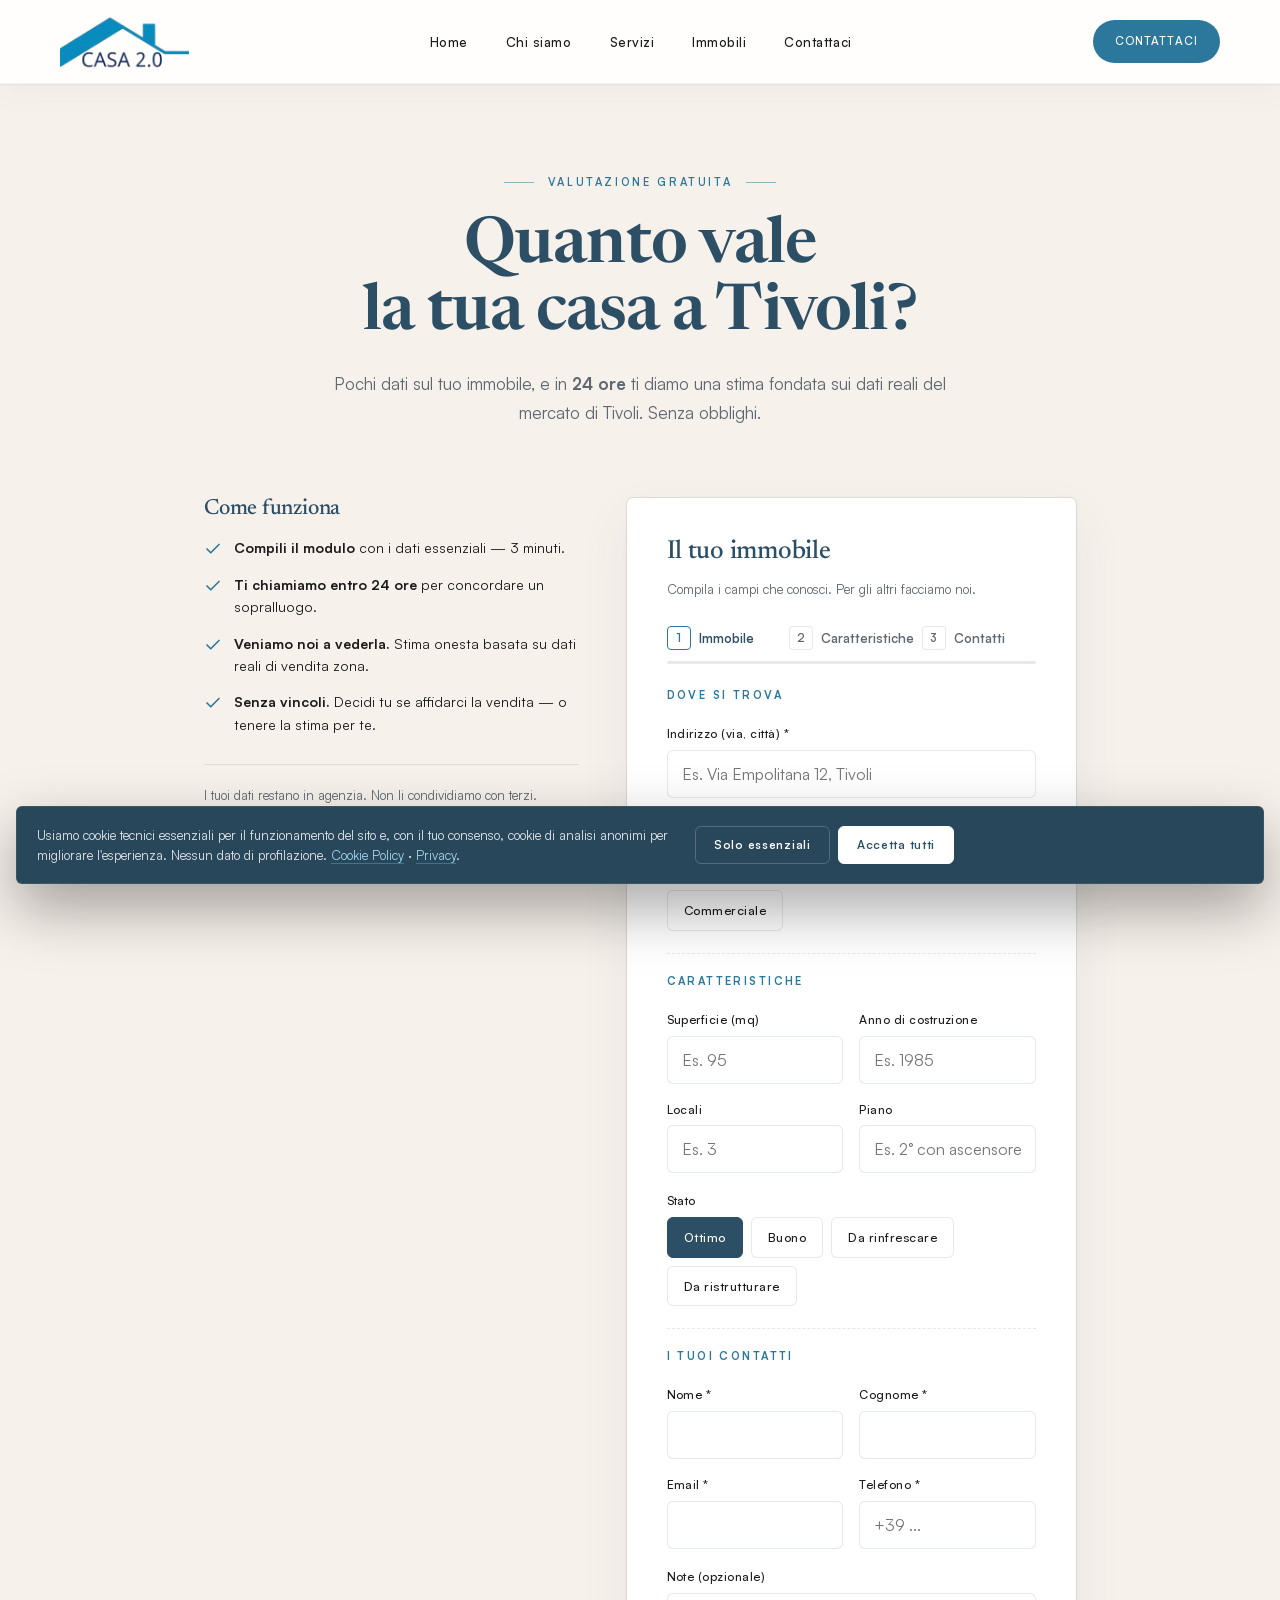
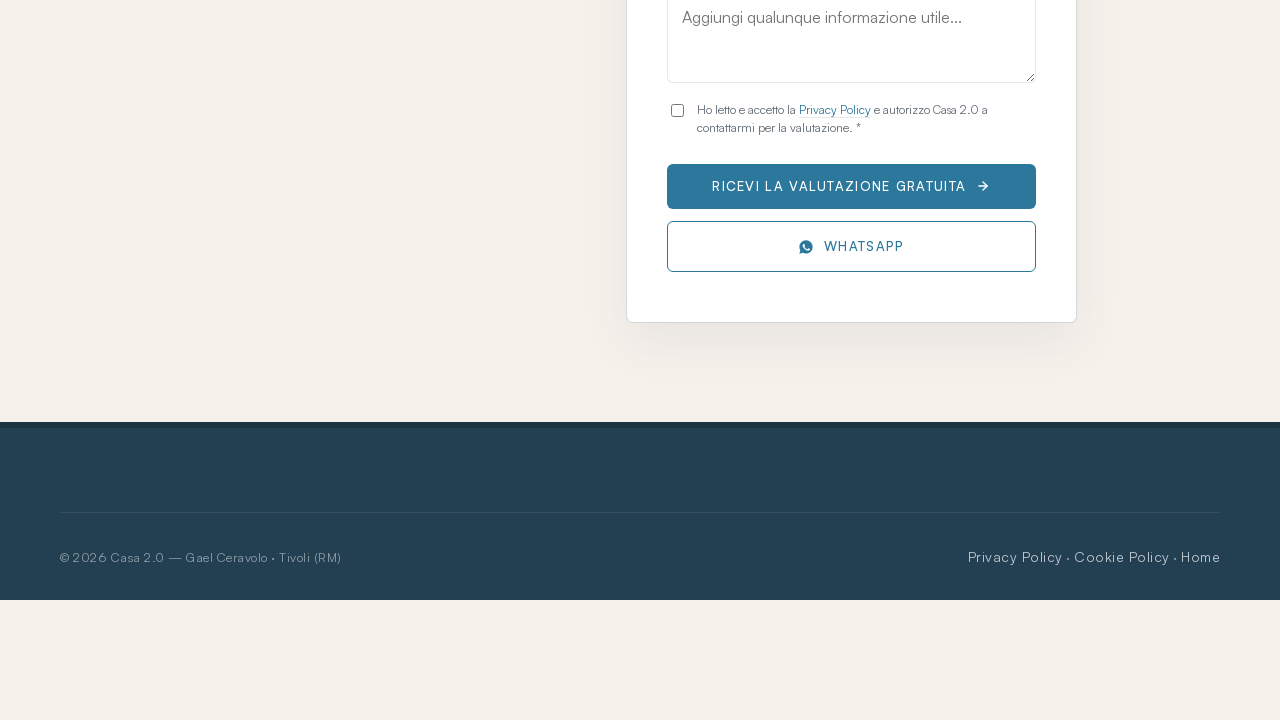
<file: valuta.html>
<!DOCTYPE html>
<html lang="it">
<head>
<meta charset="UTF-8" />
<meta name="viewport" content="width=device-width, initial-scale=1.0" />
<title>Valutazione gratuita immobile a Tivoli — Casa 2.0</title>
<meta name="description" content="Ricevi entro 24 ore una valutazione professionale e gratuita del tuo immobile a Tivoli, Castel Madama, Guidonia. Basata sui dati reali del mercato locale." />
<link rel="canonical" href="https://www.casaduepuntozero.net/valuta.html" />
<link rel="icon" href="assets/favicon.svg" type="image/svg+xml" />
<meta property="og:title" content="Valutazione gratuita immobile — Casa 2.0 Tivoli" />
<meta property="og:description" content="Dati reali del mercato di Tivoli. Risposta entro 24 ore. Senza obblighi." />
<meta property="og:image" content="https://www.casaduepuntozero.net/assets/tivoli-aerial.jpg" />
<meta name="theme-color" content="#2C4F66" />
<link rel="preload" href="assets/fonts/Newsreader-Variable.woff2" as="font" type="font/woff2" crossorigin>
<link rel="preload" href="assets/fonts/Satoshi-Variable.woff2" as="font" type="font/woff2" crossorigin>
<link rel="stylesheet" href="assets/site.css?v=35">
<script>document.documentElement.classList.add('js')</script>

<style>
  body{ background: var(--paper); }
  .valuta-hero{
    padding: calc(var(--nav-h) + 80px) 0 30px;
    text-align:center;
  }
  .valuta-hero .micro-label{
    color: var(--red-accent);
    display:inline-flex; align-items:center; gap:14px;
    margin-bottom: 22px;
  }
  .valuta-hero .micro-label::before, .valuta-hero .micro-label::after{
    content:""; width:30px; height:1px; background: var(--red-accent); opacity:.5;
  }
  .valuta-hero h1{
    font-size: clamp(40px, 5vw, 72px);
    color: var(--navy); font-weight: 600; letter-spacing: -0.012em; line-height: 1.05;
  }
  .valuta-hero h1 em{ color: var(--primary); }
  .valuta-hero .lead{
    margin: 22px auto 0; max-width: 56ch; color: var(--text-muted);
    font-size: 17px; line-height: 1.7; font-weight:400;
  }
  .valuta-wrap{ max-width: 920px; margin: 40px auto 100px; padding: 0 24px; display:grid; grid-template-columns: minmax(0,1fr) minmax(0,1.2fr); gap: 48px; align-items: start; }
  .valuta-wrap > *{ min-width: 0; }
  .valuta-side{ position: sticky; top: 110px; }
  .valuta-side h3{ font-family: var(--font-display); font-weight: 500; font-size: 22px; color: var(--navy); margin: 0 0 16px; }
  .valuta-side ul{ list-style:none; padding:0; margin:0; display:grid; gap:14px; }
  .valuta-side li{ display:flex; gap:12px; font-size:14px; color: var(--text-dark); line-height:1.6; }
  .valuta-side li svg{ width:18px; height:18px; flex-shrink:0; color: var(--primary); margin-top:3px; }
  .valuta-side .reassure{
    margin-top: 28px; padding-top: 20px; border-top:1px solid var(--hairline);
    font-size: 13px; color: var(--text-muted); line-height: 1.6;
  }
  .valuta-card{
    background:#fff; border-radius: 4px;
    padding: 40px 40px 36px;
    box-shadow: 0 20px 50px rgba(44,79,102,0.08), 0 0 0 1px var(--hairline);
  }
  .valuta-card h2{ font-family: var(--font-display); font-size: 26px; font-weight: 500; color: var(--navy); margin: 0 0 4px; letter-spacing: -0.01em; }
  .valuta-card .sub{ font-size: 13px; color: var(--text-muted); margin-bottom: 26px; }
  .form-section{ display:grid; gap:18px; }
  .form-section + .form-section{ margin-top: 22px; padding-top: 22px; border-top:1px dashed var(--hairline); }
  .form-section h4{ font-family: var(--font-body); font-size:11px; letter-spacing:0.22em; text-transform: uppercase; color: var(--primary); font-weight:700; margin:0 0 4px; }
  .field{ display:grid; gap:6px; }
  .field label{ font-size:12px; letter-spacing:0.04em; color: var(--text-dark); font-weight:500; }
  .field input, .field select, .field textarea{
    border:1px solid var(--hairline); border-radius: 4px;
    padding: 12px 14px; font-family: var(--font-body); font-size: 16px; color: var(--text-dark);
    background:#fff; transition: border-color .2s ease, box-shadow .2s ease;
  }
  .field input:focus, .field select:focus, .field textarea:focus{
    outline:none; border-color: var(--primary);
    box-shadow: 0 0 0 3px rgba(43,120,156,0.12);
  }
  .field textarea{ min-height: 90px; resize: vertical; font-family: inherit; }
  .field input:not([type="radio"]):not([type="checkbox"]), .field select, .field textarea{ width: 100%; min-width: 0; }
  .grid-2{ display:grid; grid-template-columns: minmax(0,1fr) minmax(0,1fr); gap:16px; }
  .pill-group{ display:flex; gap:8px; flex-wrap: wrap; }
  .pill-group input[type="radio"]{ position: absolute; opacity:0; pointer-events:none; }
  .pill-group label{
    padding: 9px 16px; border-radius:100px;
    border:1px solid var(--hairline); cursor:pointer;
    font-size: 12.5px; color: var(--text-dark); font-weight:500;
    transition: all .2s ease; background:#fff;
  }
  .pill-group input:checked + label{ background: var(--navy); color:#fff; border-color: var(--navy); }
  .pill-group label:hover{ border-color: var(--primary); }
  .consent{ display:flex; gap:10px; font-size:12px; color: var(--text-muted); line-height: 1.55; align-items:flex-start; }
  .consent input{ margin-top:3px; }
  .consent a{ color: var(--primary); border-bottom:1px solid var(--hairline); }
  .submit-row{ margin-top: 26px; display:flex; gap:12px; flex-wrap:wrap; align-items:center; }
  .submit-row .btn{ flex:1 1 auto; }
  .form-status{ margin-top: 14px; font-size:13px; font-weight: 500; }
  .form-status.error{ color: var(--red-accent); }
  .form-status.success{ color: #1F7A4D; }
  /* Area di decisione: forme squadrate = solidità e serietà (non pillole) */
  .valuta-card{ border-radius: 6px; }
  .field input, .field select, .field textarea{ border-radius: 6px; }
  .pill-group label{ border-radius: 6px; }
  .submit-row .btn{ border-radius: 6px; }
  .hp{ position:absolute; left:-9999px; width:1px; height:1px; overflow:hidden; }
  .field [aria-invalid="true"]{ border-color:#B3261E; box-shadow: 0 0 0 3px rgba(179,38,30,0.12); }

  .vprog[hidden], .vdone[hidden]{ display:none !important; }
  .vprog{ list-style:none; margin: 0 0 26px; padding:0; display:grid; grid-template-columns: repeat(3,1fr); gap:8px; position:relative; padding-bottom: 14px; }
  .vprog li{ display:flex; align-items:center; gap:8px; font-size: 13px; font-weight:600; color: var(--text-muted); transition: color .3s ease; }
  .vprog li span{ width:24px; height:24px; border-radius:4px; display:inline-flex; align-items:center; justify-content:center; font-size:12px; border:1px solid var(--hairline); background:#fff; transition: all .3s ease; flex:none; }
  .vprog li.is-on{ color: var(--navy); }
  .vprog li.is-on span{ border-color: var(--primary); color: var(--primary); }
  .vprog li.is-done span{ background: var(--primary); border-color: var(--primary); color:#fff; }
  .vprog__bar{ position:absolute; left:0; right:0; bottom:0; height:3px; background: var(--hairline); border-radius:2px; overflow:hidden; }
  .vprog__bar b{ display:block; height:100%; width:0; background: linear-gradient(90deg, var(--primary), var(--primary-light)); transition: width .45s cubic-bezier(.2,.7,.2,1); }

  .vdone{ text-align:left; animation: vdoneIn .6s cubic-bezier(.2,.7,.2,1) both; }
  .vdone:focus{ outline:none; }
  .vdone__check{ width:56px; height:56px; margin-bottom:14px; fill:none; stroke: var(--primary); stroke-width:2.5; stroke-linecap:round; stroke-linejoin:round; }
  .vdone__check circle{ stroke-dasharray:151; stroke-dashoffset:151; animation: vdraw .7s ease forwards; }
  .vdone__check path{ stroke-dasharray:40; stroke-dashoffset:40; animation: vdraw .45s .55s ease forwards; }
  .vdone__steps{ margin: 18px 0 22px; padding-left: 20px; display:grid; gap:12px; color: var(--text-dark); line-height:1.55; }
  .vdone__steps li{ opacity:0; animation: vdoneIn .5s ease forwards; }
  .vdone__steps li:nth-child(1){ animation-delay:.8s } .vdone__steps li:nth-child(2){ animation-delay:1s } .vdone__steps li:nth-child(3){ animation-delay:1.2s }
  .vdone a{ color: var(--primary); text-decoration: underline; }
  @keyframes vdraw{ to{ stroke-dashoffset:0; } }
  @keyframes vdoneIn{ from{ opacity:0; transform: translateY(10px); } to{ opacity:1; transform:none; } }
  @media (max-width: 420px){ .vprog li{ font-size:11.5px; gap:6px; } }

  @media (max-width: 760px){
    .valuta-wrap{ grid-template-columns: minmax(0,1fr); gap: 32px; }
    .valuta-side{ position:static; }
    .grid-2{ grid-template-columns: minmax(0,1fr); }
    .valuta-card{ padding: 28px 22px; }
  }
</style>
</head>
<body data-screen-label="06 Valutazione">

<!-- NAV (solid) -->
<nav class="nav solid" id="nav">
  <div class="nav__inner">
    <a href="index.html" class="logo" aria-label="Casa 2.0 — Home"><img src="assets/logo.png" alt="Casa 2.0" /></a>
    <ul class="nav__links">
      <li><a href="index.html">Home</a></li>
      <li><a href="chi-siamo.html">Chi siamo</a></li>
      <li><a href="servizi.html">Servizi</a></li>
      <li><a href="properties.html">Immobili</a></li>
      <li><a href="contattaci.html">Contattaci</a></li>
    </ul>
    <a href="contattaci.html" class="btn nav__cta-desktop">Contattaci</a>
    <button class="nav__burger" id="burger" aria-label="Apri menu" aria-expanded="false"><span></span><span></span><span></span></button>
  </div>
</nav>
<div class="nav__overlay" id="nav-overlay" aria-hidden="true">
  <button id="overlay-close" aria-label="Chiudi menu">&times;</button>
  <a href="index.html">Home</a>
  <a href="chi-siamo.html">Chi siamo</a>
  <a href="servizi.html">Servizi</a>
  <a href="properties.html">Immobili</a>
  <a href="contattaci.html">Contattaci</a>
</div>

<header class="valuta-hero">
  <div class="container">
    <span class="micro-label">Valutazione gratuita</span>
    <h1>Quanto vale<br/>la tua <em>casa a Tivoli</em>?</h1>
    <p class="lead">Pochi dati sul tuo immobile, e in <strong>24 ore</strong> ti diamo una stima fondata sui dati reali del mercato di Tivoli. Senza obblighi.</p>
  </div>
</header>

<main class="valuta-wrap">
  <aside class="valuta-side">
    <h3>Come funziona</h3>
    <ul>
      <li><svg viewBox="0 0 24 24" fill="none" stroke="currentColor" stroke-width="2.2" stroke-linecap="round" stroke-linejoin="round"><polyline points="20 6 9 17 4 12"/></svg><span><strong>Compili il modulo</strong> con i dati essenziali — 3 minuti.</span></li>
      <li><svg viewBox="0 0 24 24" fill="none" stroke="currentColor" stroke-width="2.2" stroke-linecap="round" stroke-linejoin="round"><polyline points="20 6 9 17 4 12"/></svg><span><strong>Ti chiamiamo entro 24 ore</strong> per concordare un sopralluogo.</span></li>
      <li><svg viewBox="0 0 24 24" fill="none" stroke="currentColor" stroke-width="2.2" stroke-linecap="round" stroke-linejoin="round"><polyline points="20 6 9 17 4 12"/></svg><span><strong>Veniamo noi a vederla.</strong> Stima onesta basata su dati reali di vendita zona.</span></li>
      <li><svg viewBox="0 0 24 24" fill="none" stroke="currentColor" stroke-width="2.2" stroke-linecap="round" stroke-linejoin="round"><polyline points="20 6 9 17 4 12"/></svg><span><strong>Senza vincoli.</strong> Decidi tu se affidarci la vendita — o tenere la stima per te.</span></li>
    </ul>
    <p class="reassure">I tuoi dati restano in agenzia. Non li condividiamo con terzi. <a href="privacy.html">Privacy Policy</a>.</p>
  </aside>

  <section class="valuta-card">
    <h2>Il tuo immobile</h2>
    <p class="sub">Compila i campi che conosci. Per gli altri facciamo noi.</p>

    <!-- avanzamento: tre tappe, si riempie mentre compili -->
    <ol class="vprog" id="vprog" aria-label="Avanzamento modulo">
      <li data-step="0" class="is-on"><span>1</span>Immobile</li>
      <li data-step="1"><span>2</span>Caratteristiche</li>
      <li data-step="2"><span>3</span>Contatti</li>
      <i class="vprog__bar" aria-hidden="true"><b id="vprog-fill"></b></i>
    </ol>

    <form id="valuta-form" novalidate>
      <!-- campo trappola anti-spam: invisibile alle persone -->
      <div class="hp" aria-hidden="true"><label for="v-website">Lascia vuoto</label><input id="v-website" name="website" type="text" tabindex="-1" autocomplete="off"></div>
      <div class="form-section" data-section="0">
        <h4>Dove si trova</h4>
        <div class="field"><label for="indirizzo">Indirizzo (via, città) *</label><input id="indirizzo" name="indirizzo" type="text" placeholder="Es. Via Empolitana 12, Tivoli" autocomplete="street-address" required></div>

        <div class="field">
          <label>Tipologia</label>
          <div class="pill-group">
            <input type="radio" id="t-appart" name="tipologia" value="Appartamento" checked><label for="t-appart">Appartamento</label>
            <input type="radio" id="t-villa" name="tipologia" value="Villa"><label for="t-villa">Villa</label>
            <input type="radio" id="t-villetta" name="tipologia" value="Villetta a schiera"><label for="t-villetta">Villetta</label>
            <input type="radio" id="t-rustico" name="tipologia" value="Rustico/casale"><label for="t-rustico">Rustico</label>
            <input type="radio" id="t-comm" name="tipologia" value="Commerciale"><label for="t-comm">Commerciale</label>
          </div>
        </div>
      </div>

      <div class="form-section" data-section="1">
        <h4>Caratteristiche</h4>
        <div class="grid-2">
          <div class="field"><label for="mq">Superficie (mq)</label><input id="mq" name="mq" type="number" inputmode="numeric" min="20" max="2000" placeholder="Es. 95"></div>
          <div class="field"><label for="anno">Anno di costruzione</label><input id="anno" name="anno" type="number" inputmode="numeric" min="1800" max="2026" placeholder="Es. 1985"></div>
          <div class="field"><label for="locali">Locali</label><input id="locali" name="locali" type="number" inputmode="numeric" min="1" max="20" placeholder="Es. 3"></div>
          <div class="field"><label for="piano">Piano</label><input id="piano" name="piano" type="text" placeholder="Es. 2° con ascensore"></div>
        </div>
        <div class="field">
          <label>Stato</label>
          <div class="pill-group">
            <input type="radio" id="s-ottimo" name="stato" value="Ottimo" checked><label for="s-ottimo">Ottimo</label>
            <input type="radio" id="s-buono" name="stato" value="Buono"><label for="s-buono">Buono</label>
            <input type="radio" id="s-medio" name="stato" value="Da rinfrescare"><label for="s-medio">Da rinfrescare</label>
            <input type="radio" id="s-ristr" name="stato" value="Da ristrutturare"><label for="s-ristr">Da ristrutturare</label>
          </div>
        </div>
      </div>

      <div class="form-section" data-section="2">
        <h4>I tuoi contatti</h4>
        <div class="grid-2">
          <div class="field"><label for="v-nome">Nome *</label><input id="v-nome" name="nome" type="text" autocomplete="given-name" required></div>
          <div class="field"><label for="v-cognome">Cognome *</label><input id="v-cognome" name="cognome" type="text" autocomplete="family-name" required></div>
          <div class="field"><label for="v-email">Email *</label><input id="v-email" name="email" type="email" autocomplete="email" inputmode="email" required></div>
          <div class="field"><label for="v-tel">Telefono *</label><input id="v-tel" name="telefono" type="tel" autocomplete="tel" required placeholder="+39 ..."></div>
        </div>
        <div class="field"><label for="v-note">Note (opzionale)</label><textarea id="v-note" name="note" placeholder="Aggiungi qualunque informazione utile..."></textarea></div>
        <label class="consent"><input type="checkbox" name="privacy" required><span>Ho letto e accetto la <a href="privacy.html">Privacy Policy</a> e autorizzo Casa 2.0 a contattarmi per la valutazione. *</span></label>
      </div>

      <div class="submit-row">
        <button type="submit" class="btn">Ricevi la valutazione gratuita
          <svg width="14" height="14" viewBox="0 0 24 24" fill="none" stroke="currentColor" stroke-width="2.4" stroke-linecap="round" stroke-linejoin="round"><line x1="5" y1="12" x2="19" y2="12"/><polyline points="12 5 19 12 12 19"/></svg>
        </button>
        <a href="https://wa.me/393388449030" target="_blank" rel="noopener" class="btn btn--whatsapp">
          <svg width="16" height="16" viewBox="0 0 24 24" fill="currentColor"><path d="M12.04 2C6.58 2 2.13 6.45 2.13 11.91c0 1.75.46 3.45 1.32 4.95L2 22l5.25-1.38a9.9 9.9 0 0 0 4.79 1.22h.01c5.46 0 9.91-4.45 9.91-9.91C21.96 6.45 17.5 2 12.04 2zm5.8 14.06c-.24.68-1.42 1.31-1.96 1.36-.5.05-.96.23-3.23-.67-2.72-1.07-4.45-3.84-4.58-4.02-.13-.18-1.1-1.46-1.1-2.79s.7-1.98.94-2.25c.24-.27.53-.34.7-.34h.5c.16.01.38-.06.59.45.24.58.81 2 .88 2.15.07.14.12.31.02.49-.09.18-.14.29-.27.45-.14.16-.29.36-.41.48-.14.14-.28.29-.12.56.16.27.71 1.17 1.53 1.9 1.05.94 1.94 1.23 2.21 1.37.27.14.43.12.59-.07.16-.18.68-.79.86-1.06.18-.27.36-.23.61-.14.25.09 1.6.75 1.87.89.27.14.45.2.52.31.07.12.07.66-.17 1.34z"/></svg>
          WhatsApp
        </a>
      </div>
      <div class="form-status" id="v-status" aria-live="polite"></div>
    </form>

    <!-- dopo l'invio: cosa succede adesso (riduce l'ansia dell'attesa) -->
    <div class="vdone" id="vdone" hidden tabindex="-1">
      <svg class="vdone__check" viewBox="0 0 52 52" aria-hidden="true"><circle cx="26" cy="26" r="24"/><path d="M15 27l7 7 15-16"/></svg>
      <h2>Richiesta ricevuta.</h2>
      <p class="sub">Grazie <span id="vdone-name"></span>. Ecco cosa succede adesso:</p>
      <ol class="vdone__steps">
        <li><b>Entro 24 ore</b> ti chiamiamo per conoscere la casa e fissare il sopralluogo.</li>
        <li><b>Veniamo a vederla</b> e confrontiamo le vendite reali della tua zona.</li>
        <li><b>Ti diamo la stima</b>, chiara e motivata. Poi decidi tu, senza impegno.</li>
      </ol>
      <p class="sub">Hai fretta? <a href="tel:+393388449030">Chiamaci al 338 844 9030</a>.</p>
    </div>
  </section>
</main>

<!-- FOOTER ridotto -->
<footer class="site-footer">
  <div class="container">
    <div class="footer__bottom" style="border-top:1px solid rgba(255,255,255,0.08); padding-top:32px;">
      <span>© <span data-year>2026</span> Casa 2.0 — Gael Ceravolo · Tivoli (RM)</span>
      <span><a href="privacy.html">Privacy Policy</a> · <a href="cookie.html">Cookie Policy</a> · <a href="index.html">Home</a></span>
    </div>
  </div>
</footer>

<script src="assets/site.js?v=15"></script>
<script>
  /* Form valutazione → /api/lead (database) con barra di avanzamento e conferma */
  (function(){
    const form = document.getElementById('valuta-form');
    const fst  = document.getElementById('v-status');
    if(!form) return;
    const sections = [...form.querySelectorAll('[data-section]')];
    const steps = [...document.querySelectorAll('#vprog li')];
    const fill = document.getElementById('vprog-fill');
    const KEY = ['indirizzo','mq','anno','locali','piano','nome','cognome','email','telefono'];
    const get = k => { const el = form.elements[k]; return el ? String(el.value || '').trim() : ''; };
    function progress(active){
      const filled = KEY.filter(k => get(k)).length + (form.elements.privacy.checked ? 1 : 0);
      fill.style.width = Math.round(filled / (KEY.length + 1) * 100) + '%';
      const done = [!!get('indirizzo'), !!(get('mq') || get('locali') || get('anno') || get('piano')), !!(get('nome') && get('cognome') && get('email') && get('telefono'))];
      steps.forEach((li, i) => { li.classList.toggle('is-done', done[i]); li.classList.toggle('is-on', i === active || done[i]); });
    }
    let active = 0;
    form.addEventListener('focusin', e => { const sec = e.target.closest('[data-section]'); if(sec){ active = +sec.dataset.section; progress(active); } });
    form.addEventListener('input', e => { e.target.removeAttribute('aria-invalid'); progress(active); });
    form.addEventListener('change', () => progress(active));
    progress(0);

    const say = (m, t) => { fst.className = 'form-status' + (t ? ' ' + t : ''); fst.textContent = m; };
    const mark = n => { const el = form.elements[n]; if(el && el.focus){ if(el.setAttribute) el.setAttribute('aria-invalid','true'); el.focus(); } };
    form.addEventListener('submit', async e => {
      e.preventDefault(); say('');
      const checks = [
        [!get('indirizzo'), 'indirizzo', 'Inserisci l’indirizzo dell’immobile.'],
        [!get('nome'), 'nome', 'Inserisci il nome.'], [!get('cognome'), 'cognome', 'Inserisci il cognome.'],
        [!/^[^\s@]+@[^\s@]+\.[^\s@]{2,}$/.test(get('email')), 'email', 'Inserisci un’email valida.'],
        [!get('telefono'), 'telefono', 'Inserisci un numero di telefono: ti chiamiamo per il sopralluogo.'],
        [!form.elements.privacy.checked, 'privacy', 'Per inviare serve il consenso alla privacy.'],
      ];
      const bad = checks.find(c => c[0]);
      if(bad){ say(bad[2], 'error'); mark(bad[1]); return; }
      const f = new FormData(form);
      const payload = Object.fromEntries(f.entries());
      payload.form = 'valuta'; payload.privacy = true;
      const btn = form.querySelector('[type="submit"]'); const label = btn.innerHTML;
      btn.disabled = true; btn.textContent = 'Invio in corso…';
      const r = await window.Casa20.submitLead(payload);
      btn.disabled = false; btn.innerHTML = label;
      if(r.ok){
        document.getElementById('vdone-name').textContent = payload.nome;
        form.hidden = true; document.getElementById('vprog').hidden = true;
        const done = document.getElementById('vdone'); done.hidden = false; done.focus();
        done.scrollIntoView({ behavior:'smooth', block:'center' });
      } else if(r.offline){
        window.Casa20.mailtoFallback('Richiesta valutazione — ' + payload.nome + ' ' + payload.cognome + ' — ' + payload.indirizzo,
          ['Indirizzo: ' + payload.indirizzo, 'Tipologia: ' + (payload.tipologia || '—'), 'Superficie: ' + (payload.mq || '—') + ' mq',
           'Anno: ' + (payload.anno || '—'), 'Locali: ' + (payload.locali || '—'), 'Piano: ' + (payload.piano || '—'), 'Stato: ' + (payload.stato || '—'), '',
           'Nome: ' + payload.nome + ' ' + payload.cognome, 'Email: ' + payload.email, 'Telefono: ' + payload.telefono, '', 'Note: ' + (payload.note || '—')]);
        say('Il nostro server non risponde: si è aperta la tua email con la richiesta già pronta, premi “Invia”. Oppure chiamaci al 338 844 9030.', 'error');
      } else { say(r.error || 'Controlla i dati inseriti.', 'error'); if(r.field) mark(r.field); }
    });
  })();
</script>
</body>
</html>
</file>
<file: assets/site.css>
/* ==========================================================
   Casa 2.0 — Shared site styles
   Tipografia: Cormorant Garamond (display) + Poppins (UI/body)
   Tipografia: Newsreader (serif classico per i titoli: autorità e fiducia) + Satoshi (UI/body) — self-hosted
   Palette: navy-teal #326273 dominante, rosso accento, beige paper
   ========================================================== */

/* ---- Self-hosted variable fonts (Fontshare) ---- */
@font-face{
  font-family:"Newsreader"; src:url("fonts/Newsreader-Variable.woff2") format("woff2");
  font-weight:400 700; font-style:normal; font-display:swap;
}
@font-face{
  font-family:"Newsreader"; src:url("fonts/Newsreader-VariableItalic.woff2") format("woff2");
  font-weight:400 700; font-style:italic; font-display:swap;
}
@font-face{
  font-family:"Satoshi"; src:url("fonts/Satoshi-Variable.woff2") format("woff2");
  font-weight:300 900; font-style:normal; font-display:swap;
}

:root{
  /* Palette allineata al LOGO: tetto ceruleo #088CBF + scritta navy.
     Il primario è lo stesso ceruleo scurito quanto basta per il contrasto AA col testo bianco. */
  --primary:        #2B789C;   /* celeste profondo, meno saturo (AA su bianco 4.9:1) */
  --primary-light:  #5AAFD3;   /* celeste del logo, schiarito */
  --primary-soft:   #D6ECF6;
  --navy:           #2C4F66;   /* blu-ardesia: scuro ma non notte */
  --navy-soft:      #3A6580;
  --beige:          #EFE4DA;
  --paper:          #F7F1EB;   /* beige caldo: complementare del celeste sulla ruota (30° vs 199°) */
  --sky:            #EAF4F9;   /* celeste chiarissimo */
  /* Il rosso non appartiene al brand (e comunica urgenza/allarme): l'accento ora è il blu del logo.
     Il nome della variabile resta per compatibilità con le pagine. */
  --red-accent:     #2B789C;
  --accent-on-dark: #9ED3EA;   /* celeste leggibile sui fondi scuri (5.4:1) */
  --white:          #FFFFFF;
  --text-dark:      #1C1C1E;
  --text-muted:     #5E6872;
  --hairline:       rgba(44,79,102,0.12);

  /* Display = Newsreader (optical size: a grande dimensione diventa più raffinato) · Body = Satoshi */
  --font-display: "Newsreader", Georgia, "Times New Roman", serif;
  --font-accent:  "Newsreader", Georgia, serif;
  --font-body:    "Satoshi", -apple-system, BlinkMacSystemFont, "Segoe UI", sans-serif;

  /* superfici scure: navy profondo del brand, non più quasi-nero */
  --ink:            #233F52;
  --ink-2:          #28475B;

  --max: 1240px;
  --nav-h: 84px;

  /* hero overlay defaults (page-tweakable) */
  --hero-tint: 0.22;
  --hero-bottom: 0.85;
}

/* ============================================================
   RESET / BASE
   ============================================================ */
*,*::before,*::after{box-sizing:border-box;}
html{scroll-behavior:smooth; -webkit-text-size-adjust:100%;}
body{
  margin:0;
  font-family:var(--font-body);
  font-weight:400;
  color:var(--text-dark);
  background:var(--white);
  line-height:1.65;
  -webkit-font-smoothing:antialiased;
  overflow-x:hidden;
}
img{max-width:100%; display:block;}
a{color:inherit; text-decoration:none;}
button{font-family:inherit; cursor:pointer; border:none; background:none; color:inherit;}

h1,h2,h3,h4{
  font-family:var(--font-display);
  font-weight:600;
  line-height:1.08;
  margin:0;
  letter-spacing:-0.01em;
}
/* Parola-accento nei titoli: resta nello stesso stile del titolo.
   Il cambio di corsivo/peso/colore a metà frase spezzava il messaggio (es. "al giusto prezzo"). */
h1 em, h2 em, h3 em, h4 em, blockquote em{
  font-family: inherit !important;
  font-style: normal !important;
  font-weight: inherit !important;
  color: inherit !important;
  letter-spacing: inherit !important;
}
/* Solo i blocchi-citazione STANDALONE (non inline) restano serif italic eleganti */
.quote-section blockquote, .footer__tag{
  font-family: var(--font-accent);
  font-style: italic;
}

.micro-label{
  font-family:var(--font-body);
  font-weight:600;
  font-size:11px;
  text-transform:uppercase;
  letter-spacing:0.24em;
}

.container{ max-width:var(--max); margin:0 auto; padding:0 40px; }

/* Accessibilità: testo visibile solo a screen reader */
.sr-only{ position:absolute; width:1px; height:1px; padding:0; margin:-1px; overflow:hidden; clip:rect(0,0,0,0); white-space:nowrap; border:0; }

/* ============================================================
   NAV
   ============================================================ */
.nav{
  position:fixed; top:0; left:0; right:0;
  height:var(--nav-h);
  display:flex; align-items:center;
  z-index:100;
  background:transparent;
  transition: background 350ms ease, backdrop-filter 350ms ease, box-shadow 350ms ease, border-color 350ms ease;
  border-bottom:1px solid transparent;
}
.nav.scrolled, .nav.solid{
  background:rgba(255,255,255,0.9);
  backdrop-filter: blur(18px) saturate(140%);
  -webkit-backdrop-filter: blur(18px) saturate(140%);
  box-shadow: 0 1px 0 rgba(44,79,102,0.06), 0 10px 30px rgba(44,79,102,0.04);
  border-bottom-color: rgba(44,79,102,0.05);
}
.nav__inner{
  width:100%; max-width:var(--max); margin:0 auto;
  padding:0 40px;
  display:flex; align-items:center; justify-content:space-between; gap:24px;
}
.logo{ display:flex; align-items:center; height: 56px; }
.logo img{
  height: 100%; width:auto; display:block;
  transition: filter 350ms ease;
}
/* Over the dark hero (nav transparent) → logo bianco per contrasto (fix blu-su-blu) */
.nav:not(.scrolled):not(.solid) .logo img{
  filter: brightness(0) invert(1) drop-shadow(0 1px 2px rgba(0,0,0,0.25));
}
/* Scrolled / solid (sfondo bianco) → logo brand teal normale */
.nav.scrolled .logo img, .nav.solid .logo img{ filter: none; }

.nav__links{
  display:flex; gap:38px;
  list-style:none; margin:0; padding:0;
}
.nav__links a{
  font-size:13px;
  font-weight:500;
  letter-spacing:0.04em;
  color:var(--text-dark);
  position:relative;
  padding:8px 0;
  transition: color 200ms ease;
}
.nav__links a::after{
  content:""; position:absolute; left:0; right:0; bottom:0; height:1px;
  background:var(--primary);
  transform:scaleX(0); transform-origin:center;
  transition: transform 280ms ease;
}
.nav__links a:hover,.nav__links a.active{color:var(--primary);}
.nav__links a:hover::after,.nav__links a.active::after{transform:scaleX(1);}
.nav:not(.scrolled):not(.solid) .nav__links a{color:rgba(255,255,255,0.95);}
.nav:not(.scrolled):not(.solid) .nav__links a::after{background:#fff;}

/* CTA button */
.btn{
  display:inline-flex; align-items:center; justify-content:center; gap:10px;
  font-family:var(--font-body);
  font-weight:500;
  font-size:13px;
  letter-spacing:0.1em;
  text-transform:uppercase;
  padding:14px 28px;
  border-radius:100px;
  background:var(--primary);
  color:#fff;
  transition: transform 280ms ease, box-shadow 280ms ease, background 280ms ease, color 280ms ease;
  white-space:nowrap;
  cursor:pointer;
}
.btn:hover{
  transform: translateY(-2px);
  box-shadow: 0 0 24px rgba(43,120,156,0.35), 0 14px 30px rgba(43,120,156,0.22);
  background: var(--primary-light);
}
.btn--lg{ font-size:13px; padding:18px 38px; }
.btn--xl{ font-size:14px; padding:22px 44px; }
.btn--outline{
  background: transparent; color: var(--primary); border:1.5px solid var(--primary);
}
.btn--outline:hover{ background: var(--primary); color:#fff; }
.btn--whatsapp{ background:transparent; color:var(--primary); border:1.5px solid var(--primary); }
.btn--whatsapp:hover{ background:var(--primary); color:#fff; box-shadow:none; }
.btn--whatsapp svg{ width:16px; height:16px; flex:none; }
/* su fondo scuro */
.section--navy .btn--whatsapp, .cta-banner .btn--whatsapp, .not-found .btn--whatsapp{ color:#fff; border-color:rgba(255,255,255,0.6); }
.section--navy .btn--whatsapp:hover, .cta-banner .btn--whatsapp:hover, .not-found .btn--whatsapp:hover{ background:#fff; color:var(--navy); border-color:#fff; }
.nav .btn{ font-size:11.5px; padding:12px 22px; }
.nav__lang{
  font-family: var(--font-body); font-size: 10.5px; letter-spacing: 0.2em;
  text-transform: uppercase; font-weight: 700; color: var(--text-muted);
  padding: 7px 11px; border-radius: 100px;
  border: 1px solid var(--hairline);
  transition: all .22s ease;
  margin-right: 4px;
}
.nav__lang:hover{ color: var(--primary); border-color: var(--primary); }
.nav:not(.scrolled):not(.solid) .nav__lang{ color: rgba(255,255,255,0.85); border-color: rgba(255,255,255,0.3); }
.nav:not(.scrolled):not(.solid) .nav__lang:hover{ color:#fff; border-color:#fff; background: rgba(255,255,255,0.08); }
@media (max-width: 960px){ .nav__lang{ display:none; } }
.nav:not(.scrolled):not(.solid) .btn{
  background: rgba(255,255,255,0.14);
  color:#fff;
  border:1px solid rgba(255,255,255,0.4);
  backdrop-filter: blur(6px);
}
.nav:not(.scrolled):not(.solid) .btn:hover{
  background:#fff; color: var(--primary); border-color:#fff;
}

/* burger */
.nav__burger{
  display:none;
  width:42px; height:42px;
  flex-direction:column; justify-content:center; align-items:center; gap:6px;
  border-radius:8px;
}
.nav__burger span{
  width:22px; height:1.5px; background:#fff;
  transition: transform 300ms ease, opacity 200ms ease, background 200ms ease;
}
.nav.scrolled .nav__burger span, .nav.solid .nav__burger span{ background:var(--primary); }
.nav__burger.open span:nth-child(1){ transform: translateY(7px) rotate(45deg); }
.nav__burger.open span:nth-child(2){ opacity:0; }
.nav__burger.open span:nth-child(3){ transform: translateY(-7px) rotate(-45deg); }

.nav__overlay{
  position:fixed; inset:0;
  background:var(--navy);
  z-index:99;
  display:flex; flex-direction:column; align-items:center; justify-content:center;
  gap:32px;
  opacity:0; pointer-events:none;
  transition: opacity 350ms ease;
}
.nav__overlay.open{ opacity:1; pointer-events:auto; }
#overlay-close{
  position:absolute; top:24px; right:28px;
  background:none; border:none; cursor:pointer;
  color:#fff; font-size:32px; line-height:1;
  opacity:.7; transition: opacity 200ms ease;
}
#overlay-close:hover{ opacity:1; }
.nav__overlay a{
  font-family:var(--font-display); color:#fff;
  font-size:30px; font-weight:500;
}

/* ============================================================
   HERO BASE (riusabile su tutte le pagine)
   ============================================================ */
.hero{
  position:relative;
  min-height:100vh;
  display:flex; align-items:center; justify-content:center;
  color:#fff;
  overflow:hidden;
  isolation:isolate;
  text-align:center;
}
.hero__bg{
  position:absolute; inset:0;
  background-position:center; background-size:cover; background-repeat:no-repeat;
  z-index:-3;
  transform:scale(1.06);
  filter: brightness(0.86) saturate(0.95) contrast(0.98);
  animation: heroZoom 20s ease-out forwards;
}
@keyframes heroZoom{ from{transform:scale(1.14);} to{transform:scale(1.0);} }
/* scrim NEUTRO near-black (niente più tinta blu) — la foto resta naturale, il testo legge */
.hero__wash{
  position:absolute; inset:0;
  background:
    linear-gradient(180deg,
      rgba(14,17,22, 0.30) 0%,
      rgba(14,17,22, 0.12) 42%,
      rgba(14,17,22, 0.00) 62%);
  mix-blend-mode: normal;
  z-index:-2;
}
.hero__overlay{
  position:absolute; inset:0;
  background:
    /* campo calmo focale dietro il testo centrale (scuro al centro, sfuma ai bordi) */
    radial-gradient(58% 48% at 50% 46%, rgba(14,17,22,0.66) 0%, rgba(14,17,22,0.34) 52%, rgba(14,17,22,0.04) 82%),
    /* leggero scuro generale + base più scura per CTA/scroll */
    linear-gradient(180deg, rgba(14,17,22,0.28) 0%, rgba(14,17,22,0.10) 32%, rgba(14,17,22,0.80) 100%);
  z-index:-1;
}
.hero__content{
  position:relative;
  width:100%;
  max-width: 920px;
  margin:0 auto;
  padding: var(--nav-h) 40px 0;
}
.hero__eyebrow{
  display:inline-flex; align-items:center; gap:14px;
  color: rgba(255,255,255,0.85);
  margin-bottom: 30px;
}
.hero__eyebrow .line{ width: 38px; height:1px; background: rgba(255,255,255,0.5); }
.hero h1{
  font-size: clamp(34px, calc(6.8vw + 8px), 88px);   /* su telefono il titolo non esce più dallo schermo */
  font-weight:600;
  color:#fff;
  letter-spacing:-0.012em;
  /* alone scuro stretto attorno alle lettere = leggibilità su foto dettagliata, senza tinte */
  text-shadow: 0 2px 16px rgba(0,0,0,0.55), 0 1px 3px rgba(0,0,0,0.6);
  line-height:1.02;
}
.hero h1 em{ font-weight:500; letter-spacing:-0.01em; }
.hero__sub{
  max-width: 56ch;
  margin: 30px auto 0;
  font-size: clamp(15px, 1.1vw, 17px);
  color: rgba(255,255,255,0.85);
  font-weight:400;
  line-height:1.7;
}
.hero__cta{ margin-top: 44px; }

.scroll-cue{
  position:absolute;
  left:50%; bottom:34px;
  transform:translateX(-50%);
  color:rgba(255,255,255,0.85);
  font-size:10.5px;
  letter-spacing:0.36em;
  font-weight:600;
  text-transform:uppercase;
  display:flex; flex-direction:column; align-items:center; gap:10px;
  z-index:1;
  transition: color 250ms ease, transform 350ms ease;
}
.scroll-cue:hover{ color:#fff; transform: translate(-50%, -3px); }
.scroll-cue .stem{
  width:1px; height:46px;
  background: linear-gradient(to bottom, rgba(255,255,255,0.7), transparent);
  position:relative;
  overflow:hidden;
}
.scroll-cue .stem::after{
  content:""; position:absolute; left:0; top:-20px; width:1px; height:20px;
  background:#fff;
  animation: scrollDown 1.8s ease-in-out infinite;
}
@keyframes scrollDown{
  0%{transform: translateY(0); opacity:0;}
  30%{opacity:1;}
  100%{transform: translateY(66px); opacity:0;}
}

/* hero entrance helpers */
.hero__fade{ opacity:0; transform: translateY(20px); animation: rise 800ms cubic-bezier(.2,.7,.2,1) forwards; }
.hero__fade.d1{ animation-delay: 60ms; }
.hero__fade.d2{ animation-delay: 600ms; }
.hero__fade.d3{ animation-delay: 760ms; }
.hero__fade.d4{ animation-delay: 1000ms; }
@keyframes rise{ to{opacity:1; transform: translateY(0);} }

/* FIX: la scroll-cue è centrata con translateX(-50%); l'animazione rise
   sovrascriveva il transform spostandola a destra. Keyframe dedicato che
   preserva la centratura orizzontale. */
.scroll-cue.hero__fade{
  transform: translateX(-50%) translateY(20px);
  animation: scrollCueRise 800ms cubic-bezier(.2,.7,.2,1) forwards;
}
@keyframes scrollCueRise{ to{ opacity:1; transform: translateX(-50%) translateY(0); } }

/* ============================================================
   SECTION BASE
   ============================================================ */
.section{ padding: 130px 0; position:relative; }
.section--beige{ background: var(--paper); }
.section--navy { background: var(--navy); color:#fff; }
.section--white{ background: var(--white); }
.section--sky{ background: var(--sky); }

.section-head{
  text-align:center;
  max-width: 760px;
  margin: 0 auto 80px;
}
.section-head .micro-label{
  color: var(--primary);
  display:inline-flex; align-items:center; gap:12px;
  margin-bottom: 22px;
}
.section-head .micro-label::before,
.section-head .micro-label::after{
  content:""; width: 28px; height:1px; background: var(--primary); opacity:0.4;
}
.section-head h2{
  font-size: clamp(36px, 4.2vw, 58px);
  line-height: 1.08;
  color: var(--navy);
  font-weight: 600;
  letter-spacing: -0.03em;
}
.section-head h2 em{ color: var(--primary); font-weight:500; }
.section-head .lead{
  margin: 22px auto 0;
  color: var(--text-muted);
  font-size:17px;
  max-width: 60ch;
}

/* ============================================================
   FOOTER
   ============================================================ */
footer.site-footer{
  background: var(--navy);
  color: rgba(255,255,255,0.7);
  padding: 90px 0 32px;
}
.footer-grid{
  display:grid;
  grid-template-columns: 1.5fr 1fr 1fr 1fr;
  gap: 60px;
  padding-bottom: 60px;
  border-bottom: 1px solid rgba(255,255,255,0.08);
}
footer.site-footer .logo img{ filter: brightness(0) invert(1); height: 52px; }
footer.site-footer h4{
  font-family: var(--font-body);
  font-size: 11px;
  text-transform: uppercase;
  letter-spacing: 0.22em;
  color: #fff;
  margin: 26px 0 24px;
  font-weight: 600;
}
footer.site-footer ul{ list-style:none; padding:0; margin:0; display:grid; gap:14px;}
footer.site-footer a{ color: rgba(255,255,255,0.7); font-size:14px; transition: color 200ms ease;}
footer.site-footer a:hover{ color:#fff;}
.footer__tag{
  margin-top: 26px;
  font-family: var(--font-display);
  font-style: italic;
  line-height: 1.55;
  color: rgba(255,255,255,0.65);
  max-width: 38ch;
  font-size: 18px;
  font-weight:400;
}
.footer__social{ display:flex; gap:12px; margin-top: 28px; }
.footer__social a{
  width:38px; height:38px; border-radius: 50%;
  border:1px solid rgba(255,255,255,0.15);
  display:inline-flex; align-items:center; justify-content:center;
  transition: all 250ms ease;
}
.footer__social a:hover{ border-color:#fff; background:#fff; color: var(--navy); transform: translateY(-2px); }
.footer__social svg{width:16px; height:16px;}
.footer__bottom{
  padding-top: 32px;
  display:flex; justify-content:space-between; align-items:center; gap:20px;
  font-size: 12.5px;
  color: rgba(255,255,255,0.5);
  flex-wrap:wrap;
  letter-spacing:0.04em;
}
.footer__bottom a:hover{ color:#fff; }

/* ============================================================
   REVEAL  (nascosto solo se il JS è attivo: senza JS il contenuto resta visibile)
   ============================================================ */
html:not(.js) .reveal, html:not(.js) .reveal--left, html:not(.js) .reveal--right,
html:not(.js) .reveal--up, html:not(.js) .reveal--scale, html:not(.js) .stagger > *{ opacity:1 !important; transform:none !important; filter:none !important; }
.reveal{
  opacity:0; transform: translateY(28px);
  transition: opacity 800ms ease-out, transform 800ms cubic-bezier(.2,.7,.2,1);
}
.reveal.visible{ opacity:1; transform: translateY(0); }
.reveal[data-delay="1"]{ transition-delay: 120ms; }
.reveal[data-delay="2"]{ transition-delay: 240ms; }
.reveal[data-delay="3"]{ transition-delay: 360ms; }

/* ============================================================
   PLACEHOLDER (per immagini ancora da fornire)
   ============================================================ */
.ph{
  background:
    repeating-linear-gradient(135deg, rgba(43,120,156,0.06) 0 12px, rgba(43,120,156,0.02) 12px 24px),
    var(--paper);
  border:1px dashed rgba(43,120,156,0.3);
  color: var(--primary);
  display:flex; align-items:center; justify-content:center;
  font-family: var(--font-body);
  font-size: 12px;
  letter-spacing: 0.2em;
  text-transform: uppercase;
  text-align:center;
  padding: 16px;
}

/* ============================================================
   TWEAKS PANEL (shared)
   ============================================================ */
.tweaks{
  position:fixed; bottom:24px; right:24px;
  width: 280px;
  background: rgba(44,79,102,0.97);
  backdrop-filter: blur(14px);
  -webkit-backdrop-filter: blur(14px);
  border-radius: 16px;
  padding: 16px 18px 18px;
  color:#fff;
  font-family: var(--font-body);
  font-size: 12.5px;
  box-shadow: 0 24px 60px rgba(0,0,0,0.32);
  z-index:200;
  display:none;
  border:1px solid rgba(255,255,255,0.08);
}
.tweaks.open{ display:block; }
.tweaks__title{
  display:flex; justify-content:space-between; align-items:center;
  font-size: 10.5px; font-weight:700; text-transform: uppercase; letter-spacing: 0.18em;
  color: rgba(255,255,255,0.55);
  margin-bottom: 14px;
}
.tweaks__title button{ color: rgba(255,255,255,0.6); font-size: 18px; line-height: 1; }
.tweaks__row{ display:grid; gap: 6px; margin-bottom: 14px;}
.tweaks__row label{
  font-size: 10.5px; text-transform: uppercase; letter-spacing: 0.14em;
  color: rgba(255,255,255,0.7); font-weight:600;
}
.tweaks__row input[type=range]{ width:100%; accent-color: var(--primary-light);}
.tweaks__chips{ display:flex; gap:6px; flex-wrap:wrap;}
.tweaks__chip{
  padding: 6px 10px; border-radius: 999px;
  background: rgba(255,255,255,0.08);
  color:#fff; border:1px solid transparent;
  font-size: 11px; cursor:pointer;
}
.tweaks__chip.active{ background: var(--primary-light); border-color: rgba(255,255,255,0.2); }

/* ============================================================
   RESPONSIVE
   ============================================================ */
@media (max-width: 960px){
  .nav__links, .nav__cta-desktop { display:none; }
  .nav__burger{ display:flex; }
  .footer-grid{ grid-template-columns: 1fr 1fr; gap:40px;}
  .section{ padding: 90px 0; }
  .tweaks{ width: calc(100vw - 32px); right: 16px; bottom: 16px; }
}
@media (max-width: 560px){
  .btn{ white-space: normal; text-align: center; line-height: 1.35; }   /* testo lungo: va a capo invece di uscire dal bottone */
  .container{ padding: 0 22px; }
  .nav__inner{ padding: 0 22px; }
  .hero__content{ padding: var(--nav-h) 22px 0; }
  .logo{ height: 44px; }
  footer.site-footer .logo img{ height: 44px; }
}

/* ============================================================
   FORM ACTIONS (submit + WhatsApp)
   ============================================================ */
.form-actions{ display:flex; gap:12px; flex-wrap:wrap; margin-top: 8px; }
.form-actions .btn{ flex:1 1 auto; }
.form-actions .btn--whatsapp{ flex:0 0 auto; }

/* ============================================================
   NAVY SECTION — depth (era piatta)
   Sottile texture + vignette per dare profondità al brand moment
   ============================================================ */
.section--navy{
  background:
    radial-gradient(120% 90% at 50% -10%, rgba(90,175,211,0.16) 0%, transparent 55%),
    radial-gradient(80% 60% at 110% 120%, rgba(90,175,211,0.10) 0%, transparent 55%),
    var(--navy);
}
.section--navy::before{
  content:""; position:absolute; inset:0; pointer-events:none;
  background: radial-gradient(130% 110% at 50% 50%, transparent 55%, rgba(0,0,0,0.35) 100%);
}

/* ============================================================
   ACCESSIBILITÀ — rispetta prefers-reduced-motion
   ============================================================ */
@media (prefers-reduced-motion: reduce){
  *, *::before, *::after{
    animation-duration: 0.001ms !important;
    animation-iteration-count: 1 !important;
    transition-duration: 0.001ms !important;
    scroll-behavior: auto !important;
  }
  .hero__bg{ animation:none !important; transform:none !important; }
  .reveal{ opacity:1 !important; transform:none !important; }
  .hero__fade{ opacity:1 !important; transform:none !important; }
}

/* ============================================================
   MOTION LAYER — immersione su tutte le pagine
   ============================================================ */

/* 1 — Scroll progress bar */
.scroll-progress{
  position:fixed; top:0; left:0; height:3px; width:100%;
  transform: scaleX(0); transform-origin:0 50%;
  background: linear-gradient(90deg, var(--primary), var(--primary-light));
  z-index:300; pointer-events:none;
}

/* 3 — Reveal direzionali (oltre al base .reveal) */
.reveal--left { opacity:0; transform: translateX(-48px); transition: opacity .9s ease, transform .9s var(--ease-out); }
.reveal--right{ opacity:0; transform: translateX(48px);  transition: opacity .9s ease, transform .9s var(--ease-out); }
.reveal--up   { opacity:0; transform: translateY(48px);  transition: opacity .9s ease, transform .9s var(--ease-out); }
.reveal--scale{ opacity:0; transform: scale(.9);         transition: opacity .9s ease, transform .9s var(--ease-out); filter: blur(6px);}
.reveal--left.visible, .reveal--right.visible, .reveal--up.visible{ opacity:1; transform:none; }
/* Su telefono le entrate laterali spingevano i blocchi fuori schermo (+48px): il browser allargava
   la pagina a 406px e la rimpiccioliva tutta. Su mobile entrano dal basso. */
@media (max-width: 960px){
  .reveal--left:not(.visible), .reveal--right:not(.visible){ transform: translateY(28px); }
}
html{ overflow-x: clip; }
.reveal--scale.visible{ opacity:1; transform:none; filter:blur(0); }
.reveal[data-delay="4"]{ transition-delay: 480ms; }
.reveal[data-delay="5"]{ transition-delay: 600ms; }

/* 4 — Stagger: figli che entrano in sequenza quando il padre è .visible */
.stagger > *{ opacity:0; transform: translateY(26px); transition: opacity .7s ease, transform .7s var(--ease-out); }
.stagger.visible > *{ opacity:1; transform:none; }
.stagger.visible > *:nth-child(1){ transition-delay:.05s; }
.stagger.visible > *:nth-child(2){ transition-delay:.13s; }
.stagger.visible > *:nth-child(3){ transition-delay:.21s; }
.stagger.visible > *:nth-child(4){ transition-delay:.29s; }
.stagger.visible > *:nth-child(5){ transition-delay:.37s; }
.stagger.visible > *:nth-child(6){ transition-delay:.45s; }

/* 5 — Lift universale + press feedback */
.lift{ transition: transform .45s var(--ease-out), box-shadow .45s ease; will-change: transform; }
.lift:hover{ transform: translateY(-6px); }
.btn:active, .pillar:active, .pcard:active, .vmember:active{ transform: scale(.97); }

/* 6 — Click ripple */
.ripple{
  position:absolute; border-radius:50%; transform: translate(-50%,-50%) scale(0);
  background: rgba(255,255,255,0.5); pointer-events:none;
  animation: rippleGo .6s ease-out forwards; mix-blend-mode:overlay;
}
@keyframes rippleGo{ to{ transform: translate(-50%,-50%) scale(1); opacity:0; } }

/* 7 — Reveal a maschera per i titoli (clip) */
.line-reveal{ display:inline-block; overflow:hidden; vertical-align:bottom; }
.line-reveal > span{ display:inline-block; transform: translateY(110%); transition: transform .9s var(--ease-out); }
.line-reveal.visible > span{ transform: translateY(0); }

/* 8 — Link/nav animati già presenti; aggiungo focus-visible accessibile */
a:focus-visible, button:focus-visible, .btn:focus-visible{
  outline: 2px solid var(--primary-light); outline-offset: 3px; border-radius: 4px;
}

/* ============================================================
   FLOATING DUAL CTA — sempre raggiungibile (valuta + contatti)
   ============================================================ */
.fab{
  position:fixed; right: 22px; bottom: 22px; z-index: 380;
  display:flex; flex-direction:column; gap: 10px;
  align-items:flex-end;
  opacity:0; transform: translateY(20px);
  transition: opacity .5s ease, transform .5s var(--ease-out), bottom .35s ease;
  pointer-events:none;
}
.fab.is-visible{ opacity:1; transform:none; pointer-events:auto; }
.fab a{
  display:inline-flex; align-items:center; gap:10px;
  padding: 14px 22px;
  border-radius: 100px;
  font-family: var(--font-body); font-weight:600; font-size: 13px;
  letter-spacing: 0.06em; text-transform: uppercase;
  background: var(--navy); color:#fff;
  box-shadow: 0 16px 36px rgba(44,79,102,0.35), 0 0 0 1px rgba(255,255,255,0.06) inset;
  transition: transform .25s var(--ease-out), background .25s ease, box-shadow .25s ease;
  cursor:pointer; white-space:nowrap;
}
.fab a:hover{ transform: translateY(-3px); background: var(--primary); box-shadow: 0 22px 44px rgba(43,120,156,0.42); }
.fab a svg{ width:16px; height:16px; }
.fab a.fab--primary{
  background: var(--primary);
  font-size: 13.5px; padding: 16px 26px;
}
.fab a.fab--primary:hover{ background: var(--navy); }
.fab a.fab--wa{
  background:#fff; color: var(--navy); padding: 12px 18px; font-size: 12px;
  box-shadow: 0 12px 30px rgba(44,79,102,0.22), 0 0 0 1px rgba(44,79,102,0.10) inset;
}
.fab a.fab--wa:hover{ background: var(--navy); color:#fff; }
/* Se cookie banner attivo, alza il FAB */
body.cookie-active .fab{ bottom: 120px; }
@media (max-width: 560px){
  .fab{ right: 14px; bottom: 14px; }
  .fab a{ padding: 12px 16px; font-size: 12px; }
  body.cookie-active .fab{ bottom: 160px; }
}
@media (prefers-reduced-motion: reduce){
  .fab{ transition: opacity .2s ease; }
}

/* ============================================================
   EXIT-INTENT MODAL — minimo, mai intrusivo
   ============================================================ */
#exit-modal{
  position:fixed; inset:0; z-index:500;
  background: rgba(14,17,22,0.55);
  backdrop-filter: blur(6px);
  display:flex; align-items:center; justify-content:center;
  padding: 20px;
  opacity:0; pointer-events:none;
  transition: opacity .4s ease;
}
#exit-modal.is-visible{ opacity:1; pointer-events:auto; }
#exit-modal .em-card{
  background:#fff; max-width: 460px; width:100%;
  border-radius: 8px; padding: 36px 34px 30px;
  box-shadow: 0 30px 80px rgba(0,0,0,0.35);
  position:relative;
  transform: translateY(20px) scale(.96);
  transition: transform .55s var(--ease-out);
}
#exit-modal.is-visible .em-card{ transform:none; }
#exit-modal .em-card:focus{ outline:none; }
#exit-modal .em-close{
  position:absolute; top:12px; right:12px;
  background:none; border:none; font-size:24px; line-height:1;
  cursor:pointer; color: var(--text-muted); padding:6px 10px;
  transition: color .2s ease;
}
#exit-modal .em-close:hover{ color: var(--navy); }
#exit-modal .em-eyebrow{
  font-size:11px; letter-spacing:0.24em; text-transform:uppercase;
  color: var(--primary); font-weight:600; margin: 0 0 10px;
}
#exit-modal h3{
  font-family: var(--font-display); font-size: 30px; font-weight:600;
  color: var(--navy); margin: 0 0 12px; letter-spacing:-0.02em; line-height:1.1;
}

#exit-modal p{ color: var(--text-muted); font-size: 14.5px; line-height:1.6; margin: 0 0 22px; }
#exit-modal .em-cta{ display:grid; gap:10px; }
#exit-modal .em-cta a{ width:100%; text-align:center; }
#exit-modal .em-cta .btn--whatsapp{ padding-top:14px; padding-bottom:14px; }
#exit-modal .em-note{
  margin-top: 14px; font-size: 11px; color: var(--text-muted);
  text-align:center; letter-spacing:0.04em;
}

/* ============================================================
   COOKIE BANNER GDPR
   ============================================================ */
#cookie-banner{
  position:fixed; left:16px; right:16px; bottom:16px;
  z-index: 400;
  background: var(--ink-2);
  color: rgba(255,255,255,0.92);
  border:1px solid rgba(255,255,255,0.08);
  border-radius: 12px;
  padding: 18px 20px;
  box-shadow: 0 24px 60px rgba(0,0,0,0.35);
  display:flex; align-items:center; gap: 18px; flex-wrap:wrap;
  font-family: var(--font-body); font-size: 13px; line-height:1.55;
  transform: translateY(120%); opacity:0;
  transition: transform .55s var(--ease-out), opacity .55s ease;
}
#cookie-banner.is-visible{ transform: translateY(0); opacity:1; }
/* Quando il banner cookie è visibile, aggiunge padding-bottom al body così non copre contenuto */
body.cookie-active{ padding-bottom: 120px; }
@media (max-width: 560px){ body.cookie-active{ padding-bottom: 160px; } }
#cookie-banner p{ margin:0; flex:1 1 320px; max-width: 64ch; color: rgba(255,255,255,0.85); }
#cookie-banner p a{ color: var(--accent-on-dark); border-bottom: 1px solid rgba(91,184,224,0.4); }
#cookie-banner .cb-actions{ display:flex; gap:8px; flex-wrap:wrap; }
#cookie-banner button{
  font-family: inherit; font-size: 12px; font-weight:600;
  letter-spacing: 0.06em; padding: 10px 18px; border-radius:100px;
  cursor:pointer; border: 1px solid rgba(255,255,255,0.2); background:transparent; color:#fff;
  transition: all .22s ease;
}
#cookie-banner button:hover{ background: rgba(255,255,255,0.08); }
#cookie-banner button.is-primary{ background:#fff; color: var(--navy); border-color:#fff; }
#cookie-banner button.is-primary:hover{ background: var(--primary-soft); color: var(--navy); border-color: var(--primary-soft); }
@media (max-width: 560px){
  #cookie-banner{ padding: 14px 16px; left:8px; right:8px; bottom:8px; }
  #cookie-banner button{ flex:1 1 auto; padding: 12px 14px; }
}


/* ============================================================
   SOLIDITÀ NEI PUNTI DI DECISIONE
   Forma squadrata (angoli 6px) = stabilità, affidabilità, serietà.
   Applicata solo dove l'utente decide (form, invio, conferme, prove),
   non ovunque: hero e navigazione restano morbidi.
   ============================================================ */
.form-card, .form-card .btn, .form-actions .btn,
#exit-modal .em-card, #exit-modal .btn,
.boss__btn, .vmember__cta, .immo__cta, .not-found .btn,
.cta-banner .btn, #cookie-banner, #cookie-banner button{ border-radius: 6px !important; }
.immo__cta::before{ display:none !important; }      /* niente pulsazione continua: distrae, non convince */

/* ============================================================
   FAB: su desktop la "Valutazione gratuita" è già fissa nella barra in alto.
   Un secondo bottone uguale copriva i contenuti: resta solo WhatsApp.
   ============================================================ */
@media (min-width: 961px){
  .fab a.fab--primary{ display:none; }
}

/* titoli senza parole orfane ("zero / stress.") */
h1, h2, h3, .section-head h2{ text-wrap: balance; }
p{ text-wrap: pretty; }

/* Footer più profondo del navy delle sezioni: quando una CTA navy precede il footer,
   i due blocchi restano distinti (come la barra scura del prototipo) */
footer.site-footer{ background: var(--ink); box-shadow: inset 0 6px 0 rgba(0,0,0,0.18); }

/* ============================================================
   MOBILE: i due bottoni flottanti impilati coprivano il testo.
   Diventano una barra fissa in basso, nella zona del pollice:
   posizione prevedibile, due scelte chiare, nessun contenuto nascosto.
   ============================================================ */
@media (max-width: 960px){
  .fab{
    left:0; right:0; bottom:0;
    flex-direction: row; align-items: stretch; gap: 8px;
    padding: 8px 12px calc(8px + env(safe-area-inset-bottom));
    background: rgba(255,255,255,0.94);
    border-top: 1px solid var(--hairline);
    box-shadow: 0 -6px 18px rgba(44,79,102,0.06);
    -webkit-backdrop-filter: blur(10px); backdrop-filter: blur(10px);
    /* entra dal basso, lenta e morbida */
    transform: translateY(105%); opacity: 0;
    transition: transform .7s cubic-bezier(.22,.8,.26,1), opacity .5s ease;
  }
  .fab.is-visible{ transform: none; opacity: 1; }
  .fab a, .fab a.fab--primary, .fab a.fab--wa{
    flex: 1 1 0; justify-content: center; gap: 7px;
    border-radius: 6px; box-shadow: none;
    padding: 10px 8px; font-size: 11px; font-weight: 600; letter-spacing: 0.05em;
  }
  .fab a svg{ width: 14px; height: 14px; }
  .fab a.fab--primary{ flex-grow: 1.5; }
  .fab a.fab--wa{ background: transparent; box-shadow: inset 0 0 0 1px rgba(43,120,156,0.45); color: var(--primary); }
  .fab a:hover{ transform:none; }
  body.cookie-active .fab{ display:none; }
  footer.site-footer{ padding-bottom: 84px; }
}

/* ============================================================
   MENU MOBILE — pannello che scende sotto la barra, non uno schermo intero
   con scritte giganti: voci a misura di testo, allineate, un bottone normale.
   ============================================================ */
@media (max-width: 960px){
  .nav__overlay{
    inset: var(--nav-h) 0 auto 0;
    background: #fff;
    display:flex; flex-direction:column; align-items:stretch; justify-content:flex-start;
    gap: 0; padding: 8px 22px 22px;
    border-top: 1px solid var(--hairline);
    box-shadow: 0 24px 40px rgba(44,79,102,0.14), 0 0 0 100vmax rgba(35,63,82,0.28);
    transform: translateY(-8px);
    transition: opacity .25s ease, transform .25s ease;
    max-height: calc(100vh - var(--nav-h)); overflow:auto;
  }
  .nav__overlay.open{ transform: none; }
  #overlay-close{ display:none; }
  .nav__overlay a{
    font-family: var(--font-body); font-size: 16px; font-weight: 500; letter-spacing: 0;
    color: var(--navy); padding: 15px 2px;
    border-bottom: 1px solid var(--hairline);
    display:flex; justify-content:space-between; align-items:center;
  }
  .nav__overlay a:not(.btn)::after{ content:"›"; color: var(--primary); font-size: 20px; line-height:1; }
  .nav__overlay a[aria-current="page"]{ color: var(--primary); }
  .nav__overlay a.btn, .nav__overlay a.btn--lg{
    margin-top: 18px; border: 0; justify-content:center;
    font-size: 13px; letter-spacing: 0.08em; padding: 15px 20px; border-radius: 6px;
    color:#fff;
  }
  /* a menu aperto la barra diventa bianca anche sopra la foto dell'hero */
  .nav.menu-open{ background:#fff !important; box-shadow: none !important; }
  .nav.menu-open .logo img{ filter: none !important; }
  .nav.menu-open .nav__burger span{ background: var(--primary) !important; }
  body.menu-open{ overflow: hidden; }
}

/* ============================================================
   TELEFONO — proporzioni da sito, non da "telefono per anziani":
   titoli più contenuti, bottoni snelli, spazi regolari tra i blocchi.
   ============================================================ */
@media (max-width: 560px){
  body{ font-size: 15.5px; }
  .section{ padding: 72px 0; }
  h1:not(.hero h1){ font-size: clamp(32px, 9vw, 38px) !important; line-height: 1.1 !important; }
  h2{ font-size: clamp(26px, 7.2vw, 30px) !important; line-height: 1.16 !important; }
  .section-head{ margin-bottom: 44px; }
  .section-head .lead, .lead{ font-size: 15.5px; }
  .btn{ font-size: 12px; letter-spacing: 0.08em; padding: 13px 20px; }
  .btn--lg, .btn--xl{ font-size: 12.5px; padding: 15px 22px; }
  .hero__cta .btn{ width: 100%; }
  .cta-banner__buttons .btn{ width: 100%; }
  .micro-label{ font-size: 10.5px; }
  p{ line-height: 1.65; }
}
body.menu-open .fab{ display:none; }
footer.site-footer a[href^="mailto"]{ overflow-wrap:anywhere; }

/* ============================================================
   TELEFONO — testi che non escono dai bottoni e niente righe spezzate
   ============================================================ */
.hide-sm{ display:inline; }
@media (max-width: 560px){
  .hide-sm{ display:none; }
  /* bottoni: interlinea stretta, spaziatura lettere ridotta, freccia tolta (restava appesa a destra quando il testo va a capo) */
  .btn, .btn--lg, .btn--xl, .immo__cta{ letter-spacing: 0.04em; line-height: 1.3; text-wrap: balance; }
  .btn svg:not([fill="currentColor"]), .immo__cta svg{ display:none; }   /* l'icona WhatsApp (piena) resta */
  /* etichette maiuscole: meno spaziatura, i trattini laterali spariscono se il testo va a capo */
  .micro-label, [class*=eyebrow], .reel__eyebrow{ letter-spacing: 0.14em; text-wrap: balance; }
  .mac-eyebrow::before, .mac-eyebrow::after{ display:none; }
  /* footer: marchio e contatti a tutta larghezza, citazione leggibile */
  .footer-grid{ grid-template-columns: 1fr 1fr; gap: 36px 20px; }
  .footer-grid > div:first-child, .footer-grid > div:last-child{ grid-column: 1 / -1; }
  .footer__tag{ max-width: 34ch; }
}
</file>
